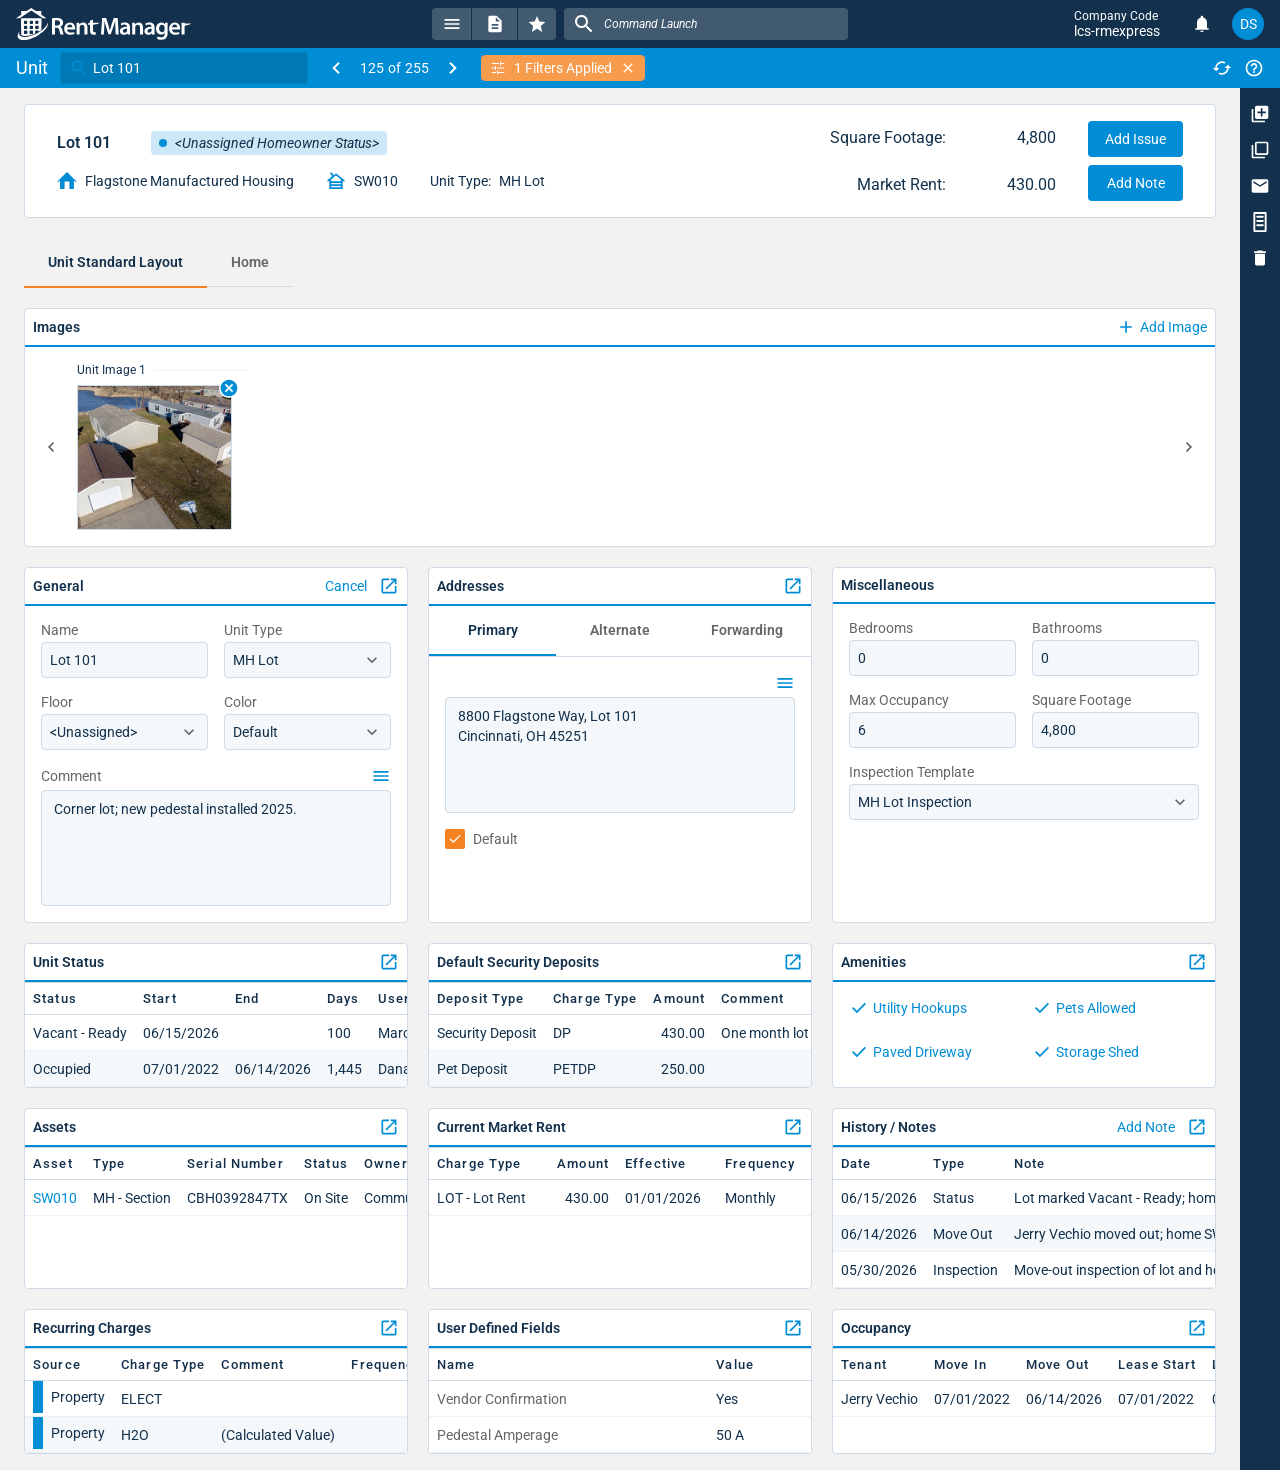
<file: index.html>
<!doctype html>
<html lang="en">
<head>
<meta charset="utf-8">
<meta name="viewport" content="width=device-width, initial-scale=1">
<meta name="rmx-skill" content="4.2.0">
<meta name="rmx-tokens" content="6144b103c405">
<title>Home updates — Rent Manager Express</title>
<!-- Favicon: RM house logo, full colour (RMX Components "Brand Logo, Full Color, House Logo", assets/loading-spinner-logo.svg) -->
<link rel="icon" type="image/svg+xml" href="[data-uri]">
<link href="https://fonts.googleapis.com/css2?family=Roboto:ital,wght@0,400;0,500;0,600;1,400;1,500;1,600&display=swap" rel="stylesheet">
<link rel="stylesheet" href="assets/tokens.css">
<link rel="stylesheet" href="assets/type.css">
<link rel="stylesheet" href="assets/rmx.css">
<link rel="stylesheet" href="assets/proto.css">
<link rel="stylesheet" href="assets/responsive.css">
</head>
<body class="rmx">

<!-- The prototype starts on Unit detail (Izabella, 2026-09-24): this page only forwards there.
     The link is read from the anchor so it survives bundle.mjs, which rewrites screens/ hrefs. -->
<div class="rmx-index">
  <p class="rmx-text">Opening <a class="rmx-text rmx-text--link" id="start" href="screens/unit-detail.html">Unit detail</a>…</p>
</div>
<script>location.replace(document.getElementById('start').href);</script>

</body>
</html>
</file>
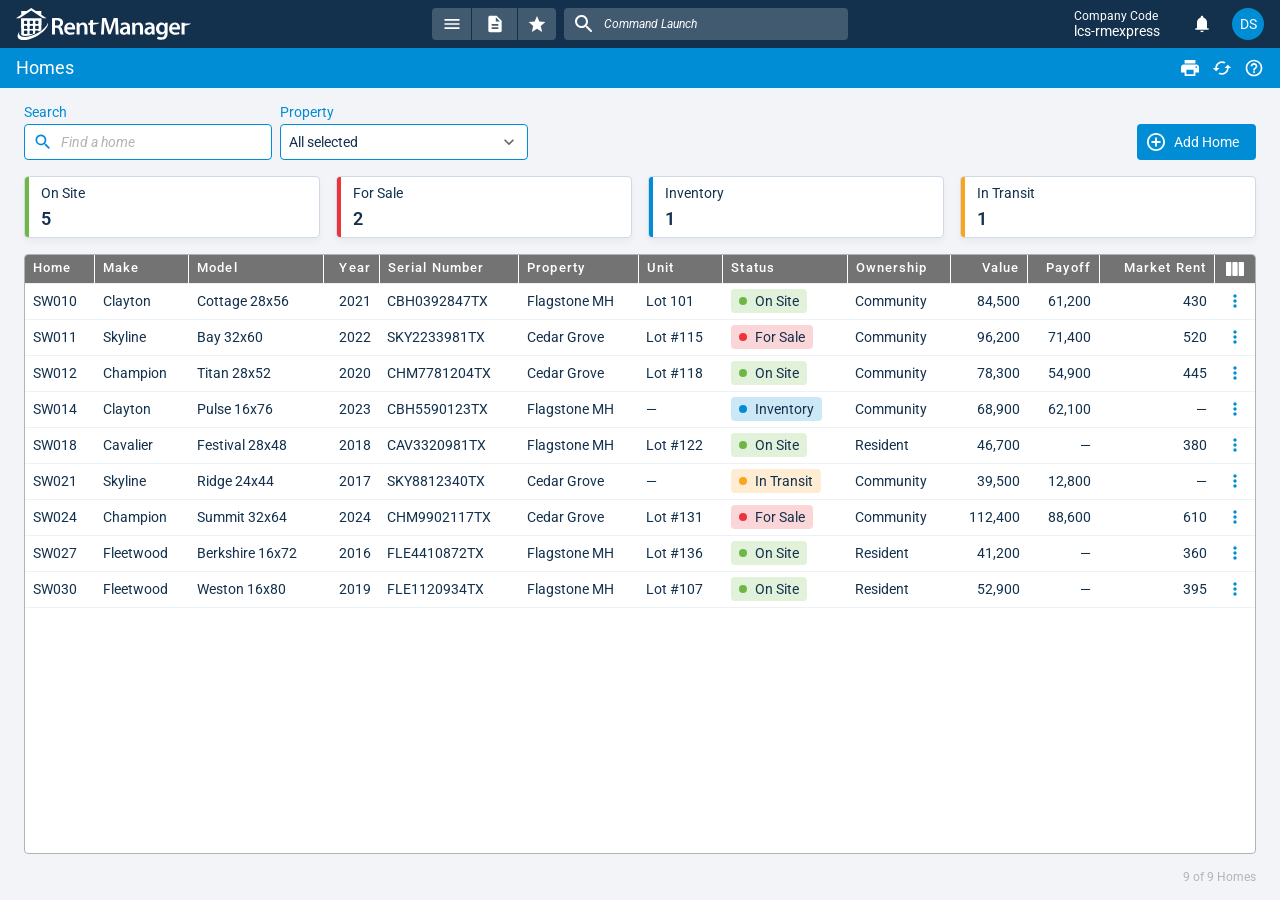
<file: screens/home-register.html>
<!doctype html>
<html lang="en">
<head>
<meta charset="utf-8">
<meta name="viewport" content="width=device-width, initial-scale=1">
<meta name="rmx-skill" content="4.2.0">
<meta name="rmx-tokens" content="6144b103c405">
<title>Homes — Rent Manager Express</title>
<!-- Favicon: RM house logo, full colour (RMX Components "Brand Logo, Full Color, House Logo", assets/loading-spinner-logo.svg) -->
<link rel="icon" type="image/svg+xml" href="[data-uri]">
<link href="https://fonts.googleapis.com/css2?family=Roboto:ital,wght@0,400;0,500;0,600;1,400;1,500;1,600&display=swap" rel="stylesheet">
<link rel="stylesheet" href="../assets/tokens.css">
<link rel="stylesheet" href="../assets/type.css">
<link rel="stylesheet" href="../assets/rmx.css">
<link rel="stylesheet" href="../assets/proto.css">
<link rel="stylesheet" href="../assets/responsive.css">
<link rel="stylesheet" href="../assets/megamenu.css">
<link rel="stylesheet" href="../assets/home.css">
</head>
<body class="rmx">
<!-- RMX_ICONS:START - injected from assets/icons.svg, regenerated by check.mjs --fix -->
<svg xmlns="http://www.w3.org/2000/svg" style="display:none">
<!-- RMX icon core — GENERATED FROM THE LIVE LIBRARY. DO NOT EDIT BY HAND.
     Real geometry from RMX Iconography, plus the Rent Manager logo from the
     app bar (node 9671:2926). Source of truth: data/icons-core.json. -->
<symbol id="keyboard-arrow-up" viewBox="0 0 20 20" fill="currentColor"><path d="M13.825 12.8417L10 9.02502L6.175 12.8417L5 11.6667L10 6.66669L15 11.6667L13.825 12.8417Z"/></symbol>
<symbol id="keyboard-arrow-down" viewBox="0 0 20 20" fill="currentColor"><path d="M6.175 7.15833L10 10.975L13.825 7.15833L15 8.33333L10 13.3333L5 8.33333L6.175 7.15833Z"/></symbol>
<symbol id="chevron-left" viewBox="0 0 20 20" fill="currentColor"><path d="M13.0875 6.175L11.9125 5L6.91248 10L11.9125 15L13.0875 13.825L9.27081 10L13.0875 6.175Z"/></symbol>
<symbol id="chevron-right" viewBox="0 0 20 20" fill="currentColor"><path d="M8.08748 5L6.91248 6.175L10.7291 10L6.91248 13.825L8.08748 15L13.0875 10L8.08748 5Z"/></symbol>
<symbol id="keyboard-double-arrow-left" viewBox="0 0 20 20" fill="currentColor"><path d="M14.6584 15L15.8334 13.825L12.0167 10L15.8334 6.175L14.6584 5L9.65835 10L14.6584 15Z"/><path d="M9.16669 15L10.3417 13.825L6.52502 10L10.3417 6.175L9.16669 5L4.16669 10L9.16669 15Z"/></symbol>
<symbol id="keyboard-double-arrow-right" viewBox="0 0 20 20" fill="currentColor"><path d="M7.97919 10L4.16669 6.16667L5.33335 5L10.3334 10L5.33335 15L4.16669 13.8333L7.97919 10ZM13.4792 10L9.66669 6.16667L10.8334 5L15.8334 10L10.8334 15L9.66669 13.8333L13.4792 10Z"/></symbol>
<symbol id="arrow-drop-up" viewBox="0 0 20 20" fill="currentColor"><path d="M5.83331 12.0834L9.99998 7.91669L14.1666 12.0834H5.83331Z"/></symbol>
<symbol id="arrow-drop-down" viewBox="0 0 20 20" fill="currentColor"><path d="M5.83334 7.91669L10 12.0834L14.1667 7.91669H5.83334Z"/></symbol>
<symbol id="arrow-back" viewBox="0 0 20 20" fill="currentColor"><path d="M6.52084 10.8333L11.1875 15.5L10 16.6666L3.33334 9.99998L10 3.33331L11.1875 4.49998L6.52084 9.16665H16.6667V10.8333H6.52084Z"/></symbol>
<symbol id="arrow-forward" viewBox="0 0 20 20" fill="currentColor"><path d="M13.4792 10.8333H3.33334V9.16665H13.4792L8.81251 4.49998L10 3.33331L16.6667 9.99998L10 16.6666L8.81251 15.5L13.4792 10.8333Z"/></symbol>
<symbol id="arrow-upward" viewBox="0 0 20 20" fill="currentColor"><path d="M9.1669 16.665V6.52173L4.5014 11.1872L3.33502 10L10 3.33502L16.665 10L15.4986 11.1872L10.8331 6.52173V16.665H9.1669Z"/></symbol>
<symbol id="arrow-downward" viewBox="0 0 20 20" fill="currentColor"><path d="M9.16687 3.33502V13.4783L4.50137 8.81282L3.33499 10L9.99999 16.665L16.665 10L15.4986 8.81282L10.8331 13.4783V3.33502H9.16687Z"/></symbol>
<symbol id="first-page" viewBox="0 0 20 20" fill="currentColor"><path d="M15.1708 13.825L11.3458 10L15.1708 6.175L13.9958 5L8.99583 10L13.9958 15L15.1708 13.825ZM4.82916 5H6.49583V15H4.82916V5Z"/></symbol>
<symbol id="last-page" viewBox="0 0 20 20" fill="currentColor"><path d="M4.82916 6.175L8.65416 10L4.82916 13.825L6.00416 15L11.0042 10L6.00416 5L4.82916 6.175ZM13.5042 5H15.1708V15H13.5042V5Z"/></symbol>
<symbol id="info" viewBox="0 0 20 20" fill="currentColor"><path d="M9.16669 5.83335H10.8334V7.50002H9.16669V5.83335ZM9.16669 9.16669H10.8334V14.1667H9.16669V9.16669ZM10 1.66669C5.40002 1.66669 1.66669 5.40002 1.66669 10C1.66669 14.6 5.40002 18.3334 10 18.3334C14.6 18.3334 18.3334 14.6 18.3334 10C18.3334 5.40002 14.6 1.66669 10 1.66669ZM10 16.6667C6.32502 16.6667 3.33335 13.675 3.33335 10C3.33335 6.32502 6.32502 3.33335 10 3.33335C13.675 3.33335 16.6667 6.32502 16.6667 10C16.6667 13.675 13.675 16.6667 10 16.6667Z"/></symbol>
<symbol id="info-filled" viewBox="0 0 20 20" fill="currentColor"><path d="M9.16669 14.1667H10.8334V9.16669H9.16669V14.1667ZM10 7.50002C10.2361 7.50002 10.434 7.42016 10.5938 7.26044C10.7535 7.10071 10.8334 6.9028 10.8334 6.66669C10.8334 6.43058 10.7535 6.23266 10.5938 6.07294C10.434 5.91321 10.2361 5.83335 10 5.83335C9.76391 5.83335 9.56599 5.91321 9.40627 6.07294C9.24655 6.23266 9.16669 6.43058 9.16669 6.66669C9.16669 6.9028 9.24655 7.10071 9.40627 7.26044C9.56599 7.42016 9.76391 7.50002 10 7.50002ZM10 18.3334C8.84724 18.3334 7.76391 18.1146 6.75002 17.6771C5.73613 17.2396 4.85419 16.6459 4.10419 15.8959C3.35419 15.1459 2.76044 14.2639 2.32294 13.25C1.88544 12.2361 1.66669 11.1528 1.66669 10C1.66669 8.84724 1.88544 7.76391 2.32294 6.75002C2.76044 5.73613 3.35419 4.85419 4.10419 4.10419C4.85419 3.35419 5.73613 2.76044 6.75002 2.32294C7.76391 1.88544 8.84724 1.66669 10 1.66669C11.1528 1.66669 12.2361 1.88544 13.25 2.32294C14.2639 2.76044 15.1459 3.35419 15.8959 4.10419C16.6459 4.85419 17.2396 5.73613 17.6771 6.75002C18.1146 7.76391 18.3334 8.84724 18.3334 10C18.3334 11.1528 18.1146 12.2361 17.6771 13.25C17.2396 14.2639 16.6459 15.1459 15.8959 15.8959C15.1459 16.6459 14.2639 17.2396 13.25 17.6771C12.2361 18.1146 11.1528 18.3334 10 18.3334Z"/></symbol>
<symbol id="error" viewBox="0 0 20 20" fill="currentColor"><path d="M9.16669 12.5H10.8334V14.1667H9.16669V12.5ZM9.16669 5.83335H10.8334V10.8334H9.16669V5.83335ZM9.99169 1.66669C5.39169 1.66669 1.66669 5.40002 1.66669 10C1.66669 14.6 5.39169 18.3334 9.99169 18.3334C14.6 18.3334 18.3334 14.6 18.3334 10C18.3334 5.40002 14.6 1.66669 9.99169 1.66669ZM10 16.6667C6.31669 16.6667 3.33335 13.6834 3.33335 10C3.33335 6.31669 6.31669 3.33335 10 3.33335C13.6834 3.33335 16.6667 6.31669 16.6667 10C16.6667 13.6834 13.6834 16.6667 10 16.6667Z"/></symbol>
<symbol id="error-filled" viewBox="0 0 20 20" fill="currentColor"><path d="M10 14.1667C10.2361 14.1667 10.434 14.0868 10.5938 13.9271C10.7535 13.7674 10.8334 13.5695 10.8334 13.3334C10.8334 13.0972 10.7535 12.8993 10.5938 12.7396C10.434 12.5799 10.2361 12.5 10 12.5C9.76391 12.5 9.56599 12.5799 9.40627 12.7396C9.24655 12.8993 9.16669 13.0972 9.16669 13.3334C9.16669 13.5695 9.24655 13.7674 9.40627 13.9271C9.56599 14.0868 9.76391 14.1667 10 14.1667ZM9.16669 10.8334H10.8334V5.83335H9.16669V10.8334ZM10 18.3334C8.84724 18.3334 7.76391 18.1146 6.75002 17.6771C5.73613 17.2396 4.85419 16.6459 4.10419 15.8959C3.35419 15.1459 2.76044 14.2639 2.32294 13.25C1.88544 12.2361 1.66669 11.1528 1.66669 10C1.66669 8.84724 1.88544 7.76391 2.32294 6.75002C2.76044 5.73613 3.35419 4.85419 4.10419 4.10419C4.85419 3.35419 5.73613 2.76044 6.75002 2.32294C7.76391 1.88544 8.84724 1.66669 10 1.66669C11.1528 1.66669 12.2361 1.88544 13.25 2.32294C14.2639 2.76044 15.1459 3.35419 15.8959 4.10419C16.6459 4.85419 17.2396 5.73613 17.6771 6.75002C18.1146 7.76391 18.3334 8.84724 18.3334 10C18.3334 11.1528 18.1146 12.2361 17.6771 13.25C17.2396 14.2639 16.6459 15.1459 15.8959 15.8959C15.1459 16.6459 14.2639 17.2396 13.25 17.6771C12.2361 18.1146 11.1528 18.3334 10 18.3334Z"/></symbol>
<symbol id="warning" viewBox="0 0 20 20" fill="currentColor"><path d="M9.99998 5.40831L16.275 16.25H3.72498L9.99998 5.40831ZM9.99998 2.08331L0.833313 17.9166H19.1666L9.99998 2.08331ZM10.8333 13.75H9.16665V15.4166H10.8333V13.75ZM10.8333 8.74998H9.16665V12.0833H10.8333V8.74998Z"/></symbol>
<symbol id="warning-filled" viewBox="0 0 20 20" fill="currentColor"><path d="M0.833313 17.5L9.99998 1.66669L19.1666 17.5H0.833313ZM9.99998 15C10.2361 15 10.434 14.9202 10.5937 14.7604C10.7535 14.6007 10.8333 14.4028 10.8333 14.1667C10.8333 13.9306 10.7535 13.7327 10.5937 13.5729C10.434 13.4132 10.2361 13.3334 9.99998 13.3334C9.76387 13.3334 9.56595 13.4132 9.40623 13.5729C9.24651 13.7327 9.16665 13.9306 9.16665 14.1667C9.16665 14.4028 9.24651 14.6007 9.40623 14.7604C9.56595 14.9202 9.76387 15 9.99998 15ZM9.16665 12.5H10.8333V8.33335H9.16665V12.5Z"/></symbol>
<symbol id="help" viewBox="0 0 20 20" fill="currentColor"><path d="M9.16669 15H10.8334V13.3334H9.16669V15ZM10 1.66669C5.40002 1.66669 1.66669 5.40002 1.66669 10C1.66669 14.6 5.40002 18.3334 10 18.3334C14.6 18.3334 18.3334 14.6 18.3334 10C18.3334 5.40002 14.6 1.66669 10 1.66669ZM10 16.6667C6.32502 16.6667 3.33335 13.675 3.33335 10C3.33335 6.32502 6.32502 3.33335 10 3.33335C13.675 3.33335 16.6667 6.32502 16.6667 10C16.6667 13.675 13.675 16.6667 10 16.6667ZM10 5.00002C8.15835 5.00002 6.66669 6.49169 6.66669 8.33335H8.33335C8.33335 7.41669 9.08335 6.66669 10 6.66669C10.9167 6.66669 11.6667 7.41669 11.6667 8.33335C11.6667 10 9.16669 9.79169 9.16669 12.5H10.8334C10.8334 10.625 13.3334 10.4167 13.3334 8.33335C13.3334 6.49169 11.8417 5.00002 10 5.00002Z"/></symbol>
<symbol id="notifications" viewBox="0 0 20 20" fill="currentColor"><path d="M3.33334 15.8334V14.1667H5.00001V8.33335C5.00001 7.18058 5.34723 6.15627 6.04168 5.26044C6.73612 4.3646 7.6389 3.7778 8.75001 3.50002V2.91669C8.75001 2.56946 8.87154 2.27433 9.11459 2.03127C9.35765 1.78821 9.65279 1.66669 10 1.66669C10.3472 1.66669 10.6424 1.78821 10.8854 2.03127C11.1285 2.27433 11.25 2.56946 11.25 2.91669V3.50002C12.3611 3.7778 13.2639 4.3646 13.9583 5.26044C14.6528 6.15627 15 7.18058 15 8.33335V14.1667H16.6667V15.8334H3.33334ZM10 18.3334C9.54168 18.3334 9.14932 18.1702 8.82293 17.8438C8.49654 17.5174 8.33334 17.125 8.33334 16.6667H11.6667C11.6667 17.125 11.5035 17.5174 11.1771 17.8438C10.8507 18.1702 10.4583 18.3334 10 18.3334Z"/></symbol>
<symbol id="call" viewBox="0 0 20 20" fill="currentColor"><path d="M5.21778 8.92445C6.49778 11.44 8.56001 13.4933 11.0756 14.7822L13.0311 12.8267C13.2711 12.5867 13.6267 12.5067 13.9378 12.6133C14.9334 12.9422 16.0089 13.12 17.1111 13.12C17.6 13.12 18 13.52 18 14.0089V17.1111C18 17.6 17.6 18 17.1111 18C8.76445 18 2 11.2356 2 2.88889C2 2.4 2.4 2 2.88889 2H6.00001C6.4889 2 6.8889 2.4 6.8889 2.88889C6.8889 4 7.06667 5.06667 7.39556 6.06223C7.49334 6.37334 7.42223 6.72001 7.17334 6.9689L5.21778 8.92445Z"/></symbol>
<symbol id="mail" viewBox="0 0 20 20" fill="currentColor"><path d="M16.6667 3.33331H3.33335C2.41669 3.33331 1.67502 4.08331 1.67502 4.99998L1.66669 15C1.66669 15.9166 2.41669 16.6666 3.33335 16.6666H16.6667C17.5834 16.6666 18.3334 15.9166 18.3334 15V4.99998C18.3334 4.08331 17.5834 3.33331 16.6667 3.33331ZM16.6667 6.66665L10 10.8333L3.33335 6.66665V4.99998L10 9.16665L16.6667 4.99998V6.66665Z"/></symbol>
<symbol id="send" viewBox="0 0 20 20" fill="currentColor"><path d="M3.05937 17L17.601 10.7667C18.276 10.475 18.276 9.52499 17.601 9.23333L3.05937 2.99999C2.50937 2.75833 1.90103 3.16666 1.90103 3.75833L1.8927 7.59999C1.8927 8.01666 2.20103 8.37499 2.6177 8.42499L14.3927 9.99999L2.6177 11.5667C2.20103 11.625 1.8927 11.9833 1.8927 12.4L1.90103 16.2417C1.90103 16.8333 2.50937 17.2417 3.05937 17Z"/></symbol>
<symbol id="add" viewBox="0 0 20 20" fill="currentColor"><path d="M15.8334 10.8333H10.8334V15.8333H9.16669V10.8333H4.16669V9.16666H9.16669V4.16666H10.8334V9.16666H15.8334V10.8333Z"/></symbol>
<symbol id="remove" viewBox="0 0 20 20" fill="currentColor"><path d="M4.16669 10.8333V9.16666H15.8334V10.8333H4.16669Z"/></symbol>
<symbol id="close" viewBox="0 0 20 20" fill="currentColor"><path d="M15.8334 5.34166L14.6584 4.16666L10 8.82499L5.34169 4.16666L4.16669 5.34166L8.82502 9.99999L4.16669 14.6583L5.34169 15.8333L10 11.175L14.6584 15.8333L15.8334 14.6583L11.175 9.99999L15.8334 5.34166Z"/></symbol>
<symbol id="check" viewBox="0 0 20 20" fill="currentColor"><path d="M7.90168 15.1494L3.01996 10.2676L4.24039 9.04721L7.90168 12.7085L15.7595 4.85065L16.98 6.07108L7.90168 15.1494Z"/></symbol>
<symbol id="check-circle" viewBox="0 0 20 20" fill="currentColor"><path d="M10 1.66666C5.40002 1.66666 1.66669 5.39999 1.66669 9.99999C1.66669 14.6 5.40002 18.3333 10 18.3333C14.6 18.3333 18.3334 14.6 18.3334 9.99999C18.3334 5.39999 14.6 1.66666 10 1.66666ZM10 16.6667C6.32502 16.6667 3.33335 13.675 3.33335 9.99999C3.33335 6.32499 6.32502 3.33332 10 3.33332C13.675 3.33332 16.6667 6.32499 16.6667 9.99999C16.6667 13.675 13.675 16.6667 10 16.6667ZM13.825 6.31666L8.33335 11.8083L6.17502 9.65832L5.00002 10.8333L8.33335 14.1667L15 7.49999L13.825 6.31666Z"/></symbol>
<symbol id="check-circle-filled" viewBox="0 0 20 20" fill="currentColor"><path d="M10 1.66666C5.40002 1.66666 1.66669 5.39999 1.66669 9.99999C1.66669 14.6 5.40002 18.3333 10 18.3333C14.6 18.3333 18.3334 14.6 18.3334 9.99999C18.3334 5.39999 14.6 1.66666 10 1.66666ZM8.33335 14.1667L4.16669 9.99999L5.34169 8.82499L8.33335 11.8083L14.6584 5.48332L15.8334 6.66666L8.33335 14.1667Z"/></symbol>
<symbol id="add-circle" viewBox="0 0 20 20" fill="currentColor"><path d="M10.9 5.5H9.1V9.1H5.5V10.9H9.1V14.5H10.9V10.9H14.5V9.1H10.9V5.5ZM10 1C5.032 1 1 5.032 1 10C1 14.968 5.032 19 10 19C14.968 19 19 14.968 19 10C19 5.032 14.968 1 10 1ZM10 17.2C6.031 17.2 2.8 13.969 2.8 10C2.8 6.031 6.031 2.8 10 2.8C13.969 2.8 17.2 6.031 17.2 10C17.2 13.969 13.969 17.2 10 17.2Z"/></symbol>
<symbol id="edit" viewBox="0 0 20 20" fill="currentColor"><path d="M2.49896 17.501H5.62396L14.8406 8.28438L11.7156 5.15938L2.49896 14.376V17.501ZM4.16563 15.0677L11.7156 7.51771L12.4823 8.28438L4.9323 15.8344H4.16563V15.0677Z"/><path d="M15.3073 2.74271C14.9823 2.41771 14.4573 2.41771 14.1323 2.74271L12.6073 4.26771L15.7323 7.39271L17.2573 5.86771C17.5823 5.54271 17.5823 5.01771 17.2573 4.69271L15.3073 2.74271Z"/></symbol>
<symbol id="edit-filled" viewBox="0 0 20 20" fill="currentColor"><path d="M2.49896 14.376V17.501H5.62396L14.8406 8.28438L11.7156 5.15938L2.49896 14.376Z"/><path d="M17.2573 4.69271L15.3073 2.74271C14.9823 2.41771 14.4573 2.41771 14.1323 2.74271L12.6073 4.26771L15.7323 7.39271L17.2573 5.86771C17.5823 5.54271 17.5823 5.01771 17.2573 4.69271Z"/></symbol>
<symbol id="delete-filled" viewBox="0 0 20 20" fill="currentColor"><path d="M4.99999 15.8333C4.99999 16.75 5.74999 17.5 6.66666 17.5H13.3333C14.25 17.5 15 16.75 15 15.8333V5.83333H4.99999V15.8333ZM15.8333 3.33333H12.9167L12.0833 2.5H7.91666L7.08332 3.33333H4.16666V5H15.8333V3.33333Z"/></symbol>
<symbol id="menu" viewBox="0 0 20 20" fill="currentColor"><path d="M2.5 15H17.5V13.3333H2.5V15ZM2.5 10.8333H17.5V9.16667H2.5V10.8333ZM2.5 5V6.66667H17.5V5H2.5Z"/></symbol>
<symbol id="search" viewBox="0 0 20 20" fill="currentColor"><path d="M12.9167 11.6667H12.2583L12.025 11.4417C13.025 10.275 13.5417 8.68334 13.2583 6.99167C12.8667 4.675 10.9333 2.825 8.59999 2.54167C5.07499 2.10834 2.10832 5.075 2.54165 8.6C2.82499 10.9333 4.67499 12.8667 6.99165 13.2583C8.68332 13.5417 10.275 13.025 11.4417 12.025L11.6667 12.2583V12.9167L15.2083 16.4583C15.55 16.8 16.1083 16.8 16.45 16.4583C16.7917 16.1167 16.7917 15.5583 16.45 15.2167L12.9167 11.6667ZM7.91665 11.6667C5.84165 11.6667 4.16665 9.99167 4.16665 7.91667C4.16665 5.84167 5.84165 4.16667 7.91665 4.16667C9.99165 4.16667 11.6667 5.84167 11.6667 7.91667C11.6667 9.99167 9.99165 11.6667 7.91665 11.6667Z"/></symbol>
<symbol id="grade" viewBox="0 0 20 20" fill="currentColor"><path d="M10 14.8083L15.15 17.9167L13.7833 12.0583L18.3333 8.11667L12.3417 7.60834L10 2.08334L7.65834 7.60834L1.66667 8.11667L6.21667 12.0583L4.85001 17.9167L10 14.8083Z"/></symbol>
<symbol id="reports" viewBox="0 0 20 20" fill="currentColor"><path d="M12.8125 5.67188H7.18752C6.67002 5.67188 6.25002 5.25188 6.25002 4.73438C6.25002 4.21688 6.67002 3.79688 7.18752 3.79688H12.8125C13.33 3.79688 13.75 4.21688 13.75 4.73438C13.75 5.25188 13.33 5.67188 12.8125 5.67188ZM12.8125 9.90563H7.18752C6.67002 9.90563 6.25002 9.48563 6.25002 8.96813C6.25002 8.45063 6.67002 8.03063 7.18752 8.03063H12.8125C13.33 8.03063 13.75 8.45063 13.75 8.96813C13.75 9.48563 13.33 9.90563 12.8125 9.90563ZM12.8125 14.1406H7.18752C6.67002 14.1406 6.25002 13.7206 6.25002 13.2031C6.25002 12.6856 6.67002 12.2656 7.18752 12.2656H12.8125C13.33 12.2656 13.75 12.6856 13.75 13.2031C13.75 13.7206 13.33 14.1406 12.8125 14.1406ZM15.6625 20H4.33752C3.82002 20 3.40002 19.58 3.40002 19.0625V0.990631C3.40002 0.473131 3.82002 0.0531311 4.33752 0.0531311H15.6625C16.18 0.0531311 16.6 0.473131 16.6 0.990631V19.0625C16.6 19.58 16.18 20 15.6625 20ZM5.28065 18.125H14.7181V1.93438H5.28065V18.125Z"/></symbol>
<symbol id="description" viewBox="0 0 20 20" fill="currentColor"><path d="M6.66665 15H13.3333V13.3333H6.66665V15ZM6.66665 11.6667H13.3333V9.99999H6.66665V11.6667ZM4.99998 18.3333C4.54165 18.3333 4.14929 18.1701 3.8229 17.8437C3.49651 17.5174 3.33331 17.125 3.33331 16.6667V3.33332C3.33331 2.87499 3.49651 2.48263 3.8229 2.15624C4.14929 1.82985 4.54165 1.66666 4.99998 1.66666H11.6666L16.6666 6.66666V16.6667C16.6666 17.125 16.5035 17.5174 16.1771 17.8437C15.8507 18.1701 15.4583 18.3333 15 18.3333H4.99998ZM10.8333 7.49999H15L10.8333 3.33332V7.49999Z"/></symbol>
<symbol id="print" viewBox="0 0 20 20" fill="currentColor"><path d="M16.3 6.44444H3.7C2.206 6.44444 1 7.63556 1 9.11111V14.4444H4.6V18H15.4V14.4444H19V9.11111C19 7.63556 17.794 6.44444 16.3 6.44444ZM13.6 16.2222H6.4V11.7778H13.6V16.2222ZM16.3 10C15.805 10 15.4 9.6 15.4 9.11111C15.4 8.62222 15.805 8.22222 16.3 8.22222C16.795 8.22222 17.2 8.62222 17.2 9.11111C17.2 9.6 16.795 10 16.3 10ZM15.4 2H4.6V5.55556H15.4V2Z"/></symbol>
<symbol id="refresh" viewBox="0 0 20 20" fill="currentColor"><path d="M14.7042 5.29168C13.4958 4.08334 11.8375 3.33334 9.99583 3.33334C6.3125 3.33334 3.3375 6.31668 3.3375 10C3.3375 13.6833 6.3125 16.6667 9.99583 16.6667C13.1042 16.6667 15.6958 14.5417 16.4375 11.6667H14.7042C14.0208 13.6083 12.1708 15 9.99583 15C7.2375 15 4.99583 12.7583 4.99583 10C4.99583 7.24168 7.2375 5.00001 9.99583 5.00001C11.3792 5.00001 12.6125 5.57501 13.5125 6.48334L10.8292 9.16668H16.6625V3.33334L14.7042 5.29168Z"/></symbol>
<symbol id="settings" viewBox="0 0 20 20" fill="currentColor"><path d="M15.95 10.7833C15.9833 10.5333 16 10.275 16 10C16 9.73333 15.9833 9.46667 15.9417 9.21667L17.6333 7.9C17.7833 7.78333 17.825 7.55833 17.7333 7.39167L16.1333 4.625C16.0333 4.44167 15.825 4.38333 15.6417 4.44167L13.65 5.24167C13.2333 4.925 12.7917 4.65833 12.3 4.45833L12 2.34167C11.9667 2.14167 11.8 2 11.6 2H8.39999C8.19999 2 8.04166 2.14167 8.00832 2.34167L7.70832 4.45833C7.21666 4.65833 6.76666 4.93333 6.35832 5.24167L4.36666 4.44167C4.18332 4.375 3.97499 4.44167 3.87499 4.625L2.28332 7.39167C2.18332 7.56667 2.21666 7.78333 2.38332 7.9L4.07499 9.21667C4.03332 9.46667 3.99999 9.74167 3.99999 10C3.99999 10.2583 4.01666 10.5333 4.05832 10.7833L2.36666 12.1C2.21666 12.2167 2.17499 12.4417 2.26666 12.6083L3.86666 15.375C3.96666 15.5583 4.17499 15.6167 4.35832 15.5583L6.34999 14.7583C6.76666 15.075 7.20832 15.3417 7.69999 15.5417L7.99999 17.6583C8.04166 17.8583 8.19999 18 8.39999 18H11.6C11.8 18 11.9667 17.8583 11.9917 17.6583L12.2917 15.5417C12.7833 15.3417 13.2333 15.075 13.6417 14.7583L15.6333 15.5583C15.8167 15.625 16.025 15.5583 16.125 15.375L17.725 12.6083C17.825 12.425 17.7833 12.2167 17.625 12.1L15.95 10.7833ZM9.99999 13C8.34999 13 6.99999 11.65 6.99999 10C6.99999 8.35 8.34999 7 9.99999 7C11.65 7 13 8.35 13 10C13 11.65 11.65 13 9.99999 13Z"/></symbol>
<symbol id="more-vert" viewBox="0 0 20 20" fill="currentColor"><path d="M9.99998 6.66668C10.9166 6.66668 11.6666 5.91668 11.6666 5.00001C11.6666 4.08334 10.9166 3.33334 9.99998 3.33334C9.08331 3.33334 8.33331 4.08334 8.33331 5.00001C8.33331 5.91668 9.08331 6.66668 9.99998 6.66668ZM9.99998 8.33334C9.08331 8.33334 8.33331 9.08334 8.33331 10C8.33331 10.9167 9.08331 11.6667 9.99998 11.6667C10.9166 11.6667 11.6666 10.9167 11.6666 10C11.6666 9.08334 10.9166 8.33334 9.99998 8.33334ZM9.99998 13.3333C9.08331 13.3333 8.33331 14.0833 8.33331 15C8.33331 15.9167 9.08331 16.6667 9.99998 16.6667C10.9166 16.6667 11.6666 15.9167 11.6666 15C11.6666 14.0833 10.9166 13.3333 9.99998 13.3333Z"/></symbol>
<symbol id="tune" viewBox="0 0 20 20" fill="currentColor"><path d="M8.82222 18V13H10.1556V14.8444H18V16.1778H10.1556V18H8.82222ZM2 16.1778V14.8444H7.48889V16.1778H2ZM6.15556 12.4889V10.6667H2V9.33333H6.15556V7.46667H7.48889V12.4889H6.15556ZM8.82222 10.6667V9.33333H18V10.6667H8.82222ZM12.5111 7V2H13.8444V3.82222H18V5.15556H13.8444V7H12.5111ZM2 5.15556V3.82222H11.1778V5.15556H2Z"/></symbol>
<symbol id="visibility" viewBox="0 0 20 20" fill="currentColor"><path d="M10 13.3333C11.0417 13.3333 11.9271 12.9688 12.6563 12.2396C13.3854 11.5104 13.75 10.625 13.75 9.58334C13.75 8.54168 13.3854 7.65626 12.6563 6.92709C11.9271 6.19793 11.0417 5.83334 10 5.83334C8.95834 5.83334 8.07293 6.19793 7.34376 6.92709C6.61459 7.65626 6.25001 8.54168 6.25001 9.58334C6.25001 10.625 6.61459 11.5104 7.34376 12.2396C8.07293 12.9688 8.95834 13.3333 10 13.3333ZM10 11.8333C9.37501 11.8333 8.84376 11.6146 8.40626 11.1771C7.96876 10.7396 7.75001 10.2083 7.75001 9.58334C7.75001 8.95834 7.96876 8.42709 8.40626 7.98959C8.84376 7.55209 9.37501 7.33334 10 7.33334C10.625 7.33334 11.1563 7.55209 11.5938 7.98959C12.0313 8.42709 12.25 8.95834 12.25 9.58334C12.25 10.2083 12.0313 10.7396 11.5938 11.1771C11.1563 11.6146 10.625 11.8333 10 11.8333ZM10 15.8333C7.97223 15.8333 6.12501 15.2674 4.45834 14.1354C2.79168 13.0035 1.58334 11.4861 0.833344 9.58334C1.58334 7.68057 2.79168 6.1632 4.45834 5.03126C6.12501 3.89932 7.97223 3.33334 10 3.33334C12.0278 3.33334 13.875 3.89932 15.5417 5.03126C17.2083 6.1632 18.4167 7.68057 19.1667 9.58334C18.4167 11.4861 17.2083 13.0035 15.5417 14.1354C13.875 15.2674 12.0278 15.8333 10 15.8333Z"/></symbol>
<symbol id="folder" viewBox="0 0 20 20" fill="currentColor"><path d="M3.5 16C3.09722 16 2.74653 15.8507 2.44792 15.5521C2.14931 15.2535 2 14.9028 2 14.5V5.5C2 5.0875 2.14931 4.73438 2.44792 4.44063C2.74653 4.14688 3.09722 4 3.5 4H8L10 6H16.5C16.9125 6 17.2656 6.14688 17.5594 6.44063C17.8531 6.73438 18 7.0875 18 7.5V14.5C18 14.9028 17.8531 15.2535 17.5594 15.5521C17.2656 15.8507 16.9125 16 16.5 16H3.5ZM3.5 14.5H16.5V7.5H9.375L7.375 5.5H3.5V14.5Z"/></symbol>
<symbol id="download" viewBox="0 0 20 20" fill="currentColor"><path d="M15.8333 10V15.8333H4.16667V10H2.5V15.8333C2.5 16.75 3.25 17.5 4.16667 17.5H15.8333C16.75 17.5 17.5 16.75 17.5 15.8333V10H15.8333ZM10.8333 10.5583L12.9917 8.40833L14.1667 9.58333L10 13.75L5.83333 9.58333L7.00833 8.40833L9.16667 10.5583V2.5H10.8333V10.5583Z"/></symbol>
<symbol id="list" viewBox="0 0 20 20" fill="currentColor"><path d="M2.5 10.8333H4.16667V9.16668H2.5V10.8333ZM2.5 14.1667H4.16667V12.5H2.5V14.1667ZM2.5 7.50001H4.16667V5.83334H2.5V7.50001ZM5.83333 10.8333H17.5V9.16668H5.83333V10.8333ZM5.83333 14.1667H17.5V12.5H5.83333V14.1667ZM5.83333 5.83334V7.50001H17.5V5.83334H5.83333Z"/></symbol>
<symbol id="autorenew" viewBox="0 0 20 20" fill="currentColor"><path d="M15.8333 6.66668L12.5 10H15C15 12.7583 12.7583 15 9.99998 15C9.15831 15 8.35831 14.7917 7.66665 14.4167L6.44998 15.6333C7.47498 16.2833 8.69165 16.6667 9.99998 16.6667C13.6833 16.6667 16.6666 13.6833 16.6666 10H19.1666L15.8333 6.66668ZM4.99998 10C4.99998 7.24168 7.24165 5.00001 9.99998 5.00001C10.8416 5.00001 11.6416 5.20834 12.3333 5.58334L13.55 4.36668C12.525 3.71668 11.3083 3.33334 9.99998 3.33334C6.31665 3.33334 3.33331 6.31668 3.33331 10H0.833313L4.16665 13.3333L7.49998 10H4.99998Z"/></symbol>
<symbol id="more-horiz" viewBox="0 0 20 20" fill="currentColor"><path d="M4.99999 8.33334C4.08333 8.33334 3.33333 9.08334 3.33333 10C3.33333 10.9167 4.08333 11.6667 4.99999 11.6667C5.91666 11.6667 6.66666 10.9167 6.66666 10C6.66666 9.08334 5.91666 8.33334 4.99999 8.33334ZM15 8.33334C14.0833 8.33334 13.3333 9.08334 13.3333 10C13.3333 10.9167 14.0833 11.6667 15 11.6667C15.9167 11.6667 16.6667 10.9167 16.6667 10C16.6667 9.08334 15.9167 8.33334 15 8.33334ZM9.99999 8.33334C9.08333 8.33334 8.33333 9.08334 8.33333 10C8.33333 10.9167 9.08333 11.6667 9.99999 11.6667C10.9167 11.6667 11.6667 10.9167 11.6667 10C11.6667 9.08334 10.9167 8.33334 9.99999 8.33334Z"/></symbol>
<symbol id="link" viewBox="0 0 20 20" fill="currentColor"><path d="M3.24999 10C3.24999 8.57501 4.40832 7.41668 5.83332 7.41668H9.16666V5.83334H5.83332C3.53332 5.83334 1.66666 7.70001 1.66666 10C1.66666 12.3 3.53332 14.1667 5.83332 14.1667H9.16666V12.5833H5.83332C4.40832 12.5833 3.24999 11.425 3.24999 10ZM6.66666 10.8333H13.3333V9.16668H6.66666V10.8333ZM14.1667 5.83334H10.8333V7.41668H14.1667C15.5917 7.41668 16.75 8.57501 16.75 10C16.75 11.425 15.5917 12.5833 14.1667 12.5833H10.8333V14.1667H14.1667C16.4667 14.1667 18.3333 12.3 18.3333 10C18.3333 7.70001 16.4667 5.83334 14.1667 5.83334Z"/></symbol>
<symbol id="attach" viewBox="0 0 20 20" fill="currentColor"><path d="M13.3334 5.00001V14.5833C13.3334 16.425 11.8417 17.9167 10 17.9167C8.15835 17.9167 6.66669 16.425 6.66669 14.5833V4.16668C6.66669 3.01668 7.60002 2.08334 8.75002 2.08334C9.90002 2.08334 10.8334 3.01668 10.8334 4.16668V12.9167C10.8334 13.375 10.4584 13.75 10 13.75C9.54169 13.75 9.16669 13.375 9.16669 12.9167V5.00001H7.91669V12.9167C7.91669 14.0667 8.85002 15 10 15C11.15 15 12.0834 14.0667 12.0834 12.9167V4.16668C12.0834 2.32501 10.5917 0.833344 8.75002 0.833344C6.90835 0.833344 5.41669 2.32501 5.41669 4.16668V14.5833C5.41669 17.1167 7.46669 19.1667 10 19.1667C12.5334 19.1667 14.5834 17.1167 14.5834 14.5833V5.00001H13.3334Z"/></symbol>
<symbol id="flag-outline" viewBox="0 0 20 20" fill="currentColor"><path d="M3.07483 18.1102V1.88983H16.5918L13.8884 6.21525L16.5918 10.5407H4.69686V18.1102H3.07483ZM4.69686 8.91864H13.6631L11.9735 6.21525L13.6631 3.51187H4.69686V8.91864Z"/></symbol>
<symbol id="calendar-today" viewBox="0 0 20 20" fill="currentColor"><path d="M16.6667 2.5H15.8333V0.833336H14.1667V2.5H5.83332V0.833336H4.16666V2.5H3.33332C2.41666 2.5 1.66666 3.25 1.66666 4.16667V17.5C1.66666 18.4167 2.41666 19.1667 3.33332 19.1667H16.6667C17.5833 19.1667 18.3333 18.4167 18.3333 17.5V4.16667C18.3333 3.25 17.5833 2.5 16.6667 2.5ZM16.6667 17.5H3.33332V8.33334H16.6667V17.5ZM16.6667 6.66667H3.33332V4.16667H16.6667V6.66667Z"/></symbol>
<symbol id="schedule" viewBox="0 0 20 20" fill="currentColor"><path d="M12.75 13.9167L13.9167 12.75L10.8334 9.66666V5.83333H9.16669V10.3333L12.75 13.9167ZM10 18.3333C8.84724 18.3333 7.76391 18.1146 6.75002 17.6771C5.73613 17.2396 4.85419 16.6458 4.10419 15.8958C3.35419 15.1458 2.76044 14.2639 2.32294 13.25C1.88544 12.2361 1.66669 11.1528 1.66669 10C1.66669 8.84722 1.88544 7.76389 2.32294 6.75C2.76044 5.73611 3.35419 4.85416 4.10419 4.10416C4.85419 3.35416 5.73613 2.76041 6.75002 2.32291C7.76391 1.88541 8.84724 1.66666 10 1.66666C11.1528 1.66666 12.2361 1.88541 13.25 2.32291C14.2639 2.76041 15.1459 3.35416 15.8959 4.10416C16.6459 4.85416 17.2396 5.73611 17.6771 6.75C18.1146 7.76389 18.3334 8.84722 18.3334 10C18.3334 11.1528 18.1146 12.2361 17.6771 13.25C17.2396 14.2639 16.6459 15.1458 15.8959 15.8958C15.1459 16.6458 14.2639 17.2396 13.25 17.6771C12.2361 18.1146 11.1528 18.3333 10 18.3333ZM10 16.6667C11.8472 16.6667 13.4202 16.0174 14.7188 14.7187C16.0174 13.4201 16.6667 11.8472 16.6667 10C16.6667 8.15278 16.0174 6.57986 14.7188 5.28125C13.4202 3.98264 11.8472 3.33333 10 3.33333C8.1528 3.33333 6.57988 3.98264 5.28127 5.28125C3.98266 6.57986 3.33335 8.15278 3.33335 10C3.33335 11.8472 3.98266 13.4201 5.28127 14.7187C6.57988 16.0174 8.1528 16.6667 10 16.6667Z"/></symbol>
<symbol id="lock" viewBox="0 0 20 20" fill="currentColor"><path d="M15.3719 8.43751H15.0594V6.94313C15.0594 6.93313 15.0594 6.92126 15.0594 6.91001C15.0594 4.16938 12.8813 1.93688 10.1613 1.85001H9.84064C7.11252 1.93688 4.93376 4.16938 4.93376 6.91001C4.93376 6.92188 4.93376 6.93313 4.93376 6.94563V6.94376V8.43813H4.62126C4.13064 8.43813 3.74939 8.93501 3.74939 9.56001V17.0169C3.74939 17.6419 4.14626 18.1475 4.63689 18.1475H15.3869C15.8775 18.1475 16.2775 17.6381 16.2775 17.0169V9.56126C16.2775 8.93626 15.8775 8.43313 15.3869 8.43313L15.3719 8.43751ZM10.9969 13.2844V15.5313C10.995 15.7919 10.7863 16.0038 10.525 16.0094H9.46501C9.20314 16.0063 8.99189 15.7938 8.99002 15.5313V13.2781C8.74502 13.0313 8.59314 12.6925 8.59314 12.3175C8.59314 11.6031 9.14252 11.0181 9.84064 10.96H10.1581C10.8613 11.0181 11.4106 11.6044 11.4106 12.3181C11.4106 12.6931 11.2588 13.0325 11.0138 13.2788L10.9969 13.2844ZM12.9625 8.43751H7.02501V6.94313C7.02501 5.30313 8.35439 3.97376 9.99439 3.97376C11.6344 3.97376 12.9638 5.30313 12.9638 6.94313L12.9625 8.43751Z"/></symbol>
<symbol id="logout" viewBox="0 0 20 20" fill="currentColor"><path d="M15 3.25C14.4375 2.875 13.625 3.0625 13.25 3.625C12.875 4.1875 13.0625 5 13.625 5.375C15.5 6.625 16.625 8.6875 16.625 10.875C16.625 14.5 13.6875 17.4375 10.0625 17.4375C6.4375 17.4375 3.5 14.5 3.5 10.875C3.5 8.75 4.5625 6.75 6.3125 5.5C6.875 5.0625 7 4.3125 6.625 3.75C6.25 3.1875 5.4375 3.0625 4.875 3.4375C2.4375 5.125 1 7.9375 1 10.875C1 15.875 5.0625 19.9375 10.0625 19.9375C15.0625 19.9375 19.125 15.875 19.125 10.875C19.125 7.8125 17.5625 4.9375 15 3.25ZM10.0625 11.1875C10.6875 11.1875 11.25 10.6875 11.25 10V1.625C11.25 1 10.75 0.4375 10.0625 0.4375C9.375 0.4375 8.875 0.9375 8.875 1.625V10C8.875 10.625 9.4375 11.1875 10.0625 11.1875Z"/></symbol>
<symbol id="person" viewBox="0 0 20 20" fill="currentColor"><path d="M9.99998 10C11.8416 10 13.3333 8.50834 13.3333 6.66667C13.3333 4.825 11.8416 3.33334 9.99998 3.33334C8.15831 3.33334 6.66665 4.825 6.66665 6.66667C6.66665 8.50834 8.15831 10 9.99998 10ZM9.99998 11.6667C7.77498 11.6667 3.33331 12.7833 3.33331 15V16.6667H16.6666V15C16.6666 12.7833 12.225 11.6667 9.99998 11.6667Z"/></symbol>
<symbol id="content-copy" viewBox="0 0 20 20" fill="currentColor"><path d="M12.9411 18.33H3.99158C3.17121 18.33 2.5 17.648 2.5 16.8145V6.20635H3.99158V16.8145H12.9411V18.33ZM15.1784 15.2991H6.97474C6.15437 15.2991 5.48316 14.6171 5.48316 13.7836V3.17544C5.48316 2.34194 6.15437 1.65999 6.97474 1.65999H15.1784C15.9988 1.65999 16.67 2.34194 16.67 3.17544V13.7836C16.67 14.6171 15.9988 15.2991 15.1784 15.2991ZM15.1784 3.17544H6.97474V13.7836H15.1784V3.17544Z"/></symbol>
<symbol id="open-in-new" viewBox="0 0 20 20" fill="currentColor"><path d="M15.8333 15.8333H4.16667V4.16667H10V2.5H4.16667C3.24167 2.5 2.5 3.25 2.5 4.16667V15.8333C2.5 16.75 3.24167 17.5 4.16667 17.5H15.8333C16.75 17.5 17.5 16.75 17.5 15.8333V10H15.8333V15.8333ZM11.6667 2.5V4.16667H14.6583L6.46667 12.3583L7.64167 13.5333L15.8333 5.34167V8.33333H17.5V2.5H11.6667Z"/></symbol>
<symbol id="rmx-logo" viewBox="0 0 175 32" fill="currentColor"><path d="M15.2665 2.43711L26.9433 10.338H30.5331L25.3039 6.80123V3.12323H19.8699L15.2665 0.00915527L10.6632 3.12323H5.22613V6.80123L0 10.338H3.58671L15.2665 2.43711Z"/><path d="M19.2091 25.3785C19.1651 25.2693 19.1381 25.1411 19.1361 25.0069V23.4894C19.1361 22.9315 19.588 22.4788 20.1448 22.4788H21.6592C22.216 22.4788 22.6679 22.9315 22.6679 23.4894V23.6136C23.6115 23.0607 24.5072 22.4838 25.3389 21.8868V10.5123H5.22613V27.0553C7.93816 28.5988 13.4222 27.9878 19.2091 25.3765V25.3785ZM19.1361 13.4971C19.1431 12.9442 19.592 12.4985 20.1448 12.4985H21.6592C22.212 12.4985 22.6619 12.9442 22.6679 13.4961V15.0136C22.6679 15.5715 22.216 16.0243 21.6592 16.0243H20.1448C19.588 16.0243 19.1361 15.5715 19.1361 15.0136V13.4971ZM19.1361 18.5033C19.1361 17.9454 19.588 17.4927 20.1448 17.4927H21.6592C22.216 17.4927 22.6679 17.9454 22.6679 18.5033V20.0208C22.6679 20.5787 22.216 21.0314 21.6592 21.0314H20.1448C19.588 21.0314 19.1361 20.5787 19.1361 20.0208V18.5033ZM13.5182 13.4911C13.5252 12.9422 13.967 12.5005 14.5138 12.4925H16.0283C16.5811 12.4925 17.0309 12.9382 17.0369 13.4901V15.0076C17.0369 15.5655 16.5851 16.0183 16.0283 16.0183H14.5138C13.962 16.0112 13.5172 15.5615 13.5172 15.0076L13.5182 13.4911ZM13.5182 18.4953C13.5182 17.9414 13.963 17.4907 14.5138 17.4846H16.0283C16.5851 17.4846 17.0369 17.9374 17.0369 18.4953V20.0128C17.0369 20.5707 16.5851 21.0234 16.0283 21.0234H14.5138C13.962 21.0164 13.5172 20.5667 13.5172 20.0128L13.5182 18.4953ZM13.5182 23.4964C13.5182 22.9425 13.963 22.4918 14.5138 22.4858H16.0283C16.5851 22.4858 17.0369 22.9385 17.0369 23.4964V25.0139C17.0289 25.5658 16.5801 26.0105 16.0283 26.0105H14.5138C13.967 26.0035 13.5262 25.5618 13.5172 25.0159L13.5182 23.4964ZM7.90217 13.4911C7.90917 12.9382 8.35801 12.4925 8.91081 12.4925H10.4253C10.9731 12.4935 11.4169 12.9402 11.4169 13.4891C11.4169 13.4891 11.4169 13.4901 11.4169 13.4921V15.0096C11.4169 15.0136 11.4169 15.0186 11.4169 15.0246C11.4169 15.5735 10.9731 16.0193 10.4253 16.0213H8.91081C8.35401 16.0213 7.90217 15.5685 7.90217 15.0106V13.4911ZM7.90217 18.4953C7.90217 17.9374 8.35401 17.4846 8.91081 17.4846H10.4253C10.9741 17.4937 11.4169 17.9424 11.4169 18.4953V20.0128C11.4169 20.5647 10.9761 21.0134 10.4263 21.0234H8.91181C8.35501 21.0234 7.90317 20.5707 7.90317 20.0128L7.90217 18.4953ZM7.90217 23.4964C7.90217 22.9385 8.35401 22.4858 8.91081 22.4858H10.4253C10.9731 22.4868 11.4169 22.9315 11.4169 23.4824C11.4169 23.4874 11.4169 23.4934 11.4169 23.4984V25.0149C11.4089 25.5608 10.9701 26.0005 10.4263 26.0115H8.91181C8.36 26.0115 7.91117 25.5678 7.90317 25.0169L7.90217 23.4964Z"/><path d="M20.7556 25.6199C12.9694 29.6895 5.22113 30.2354 3.45076 26.8309C2.94594 25.8683 2.99593 24.6824 3.48375 23.3933C1.75637 25.7461 1.1176 27.9938 1.96929 29.6405C3.83363 33.2173 11.9787 32.6454 20.1618 28.3774C27.9 24.3338 32.8962 18.4182 31.8416 14.7632C31.0449 18.1297 26.7774 22.4648 20.7556 25.6199Z"/><path d="M5.22613 19.9356C6.1298 19.9076 7.01749 19.8675 7.90217 19.8144V18.4953C7.90217 17.9374 8.35401 17.4846 8.91081 17.4846H10.4253C10.9741 17.4937 11.4169 17.9424 11.4169 18.4953V19.554C12.1293 19.4879 12.8367 19.4131 13.5391 19.3297V18.4953C13.5391 17.9414 13.984 17.4907 14.5348 17.4846H16.0492C16.606 17.4846 17.0579 17.9374 17.0579 18.4953V18.8409C17.7726 18.7247 18.4824 18.6055 19.1821 18.4753C19.1981 17.9354 19.635 17.5027 20.1748 17.4947H21.6892C21.9741 17.4977 22.23 17.6179 22.413 17.8102C23.4216 17.5808 24.3973 17.3324 25.3569 17.068V10.5183H5.22713L5.22613 19.9356ZM19.1361 13.4911C19.1431 12.9382 19.592 12.4925 20.1448 12.4925H21.6592C22.212 12.4925 22.6619 12.9382 22.6679 13.4901V15.0076C22.6679 15.5655 22.216 16.0183 21.6592 16.0183H20.1448C19.588 16.0183 19.1361 15.5655 19.1361 15.0076V13.4911ZM13.5182 13.4911C13.5252 12.9422 13.967 12.5005 14.5138 12.4925H16.0283C16.5811 12.4925 17.0309 12.9382 17.0369 13.4901V15.0076C17.0369 15.5655 16.5851 16.0183 16.0283 16.0183H14.5138C13.962 16.0112 13.5172 15.5615 13.5172 15.0076L13.5182 13.4911ZM7.90217 13.4911C7.90917 12.9382 8.35801 12.4925 8.91081 12.4925H10.4253C10.9731 12.4935 11.4169 12.9402 11.4169 13.4891C11.4169 13.4891 11.4169 13.4901 11.4169 13.4921V15.0096C11.4169 15.0136 11.4169 15.0186 11.4169 15.0246C11.4169 15.5735 10.9731 16.0193 10.4253 16.0213H8.91081C8.35401 16.0213 7.90217 15.5685 7.90217 15.0106V13.4911Z"/><path d="M36.0068 10.3647C37.1593 10.1486 38.8285 10 40.5726 10C42.9558 10 44.5502 10.3917 45.6789 11.317C46.5867 12.0735 47.1034 13.2216 47.1034 14.6332C47.1034 16.7573 45.6517 18.1959 44.0845 18.7328V18.8037C45.288 19.2427 45.9985 20.3875 46.3895 21.9747C46.93 24.0245 47.372 25.9257 47.6916 26.5572H44.5978C44.3531 26.0743 43.9349 24.7269 43.4895 22.6805C42.9966 20.5361 42.235 19.8506 40.5182 19.8033H38.9951V26.5572H36V10.3647H36.0068ZM39.0019 17.6083H40.7936C42.83 17.6083 44.0845 16.5344 44.0845 14.9C44.0845 13.1203 42.83 12.2659 40.865 12.2659C39.9097 12.2659 39.2977 12.3369 39.0019 12.4111V17.6083Z"/><path d="M51.0811 21.4648C51.1558 23.6125 52.8251 24.5378 54.7629 24.5378C56.1636 24.5378 57.1461 24.3183 58.0776 24.0009L58.5196 26.0507C57.4895 26.4897 56.065 26.8071 54.3448 26.8071C50.4657 26.8071 48.1811 24.4399 48.1811 20.8063C48.1811 17.5137 50.1937 14.4171 54.0252 14.4171C57.8566 14.4171 59.1825 17.588 59.1825 20.195C59.1825 20.7556 59.1315 21.1946 59.0839 21.4648H51.0811ZM56.3336 19.3677C56.3608 18.2702 55.8678 16.4635 53.8552 16.4635C51.9888 16.4635 51.2034 18.1419 51.0811 19.3677H56.3336Z"/><path d="M60.6308 18.2195C60.6308 16.8552 60.5832 15.7104 60.5356 14.6838H63.1602L63.3098 16.4669H63.3812C63.9183 15.5382 65.2238 14.4171 67.2126 14.4171C69.2014 14.4171 71.4588 15.7577 71.4588 19.5129V26.5606H68.4365V19.8573C68.4365 18.1486 67.7974 16.8552 66.1519 16.8552C64.9484 16.8552 64.1121 17.7096 63.7959 18.6146C63.6973 18.8544 63.6463 19.2191 63.6463 19.5636V26.5606H60.624V18.2195H60.6308Z"/><path d="M77.0377 11.6378V14.6838H83.7521C83.7521 14.6838 82.4704 15.8016 79.9105 16.3284C78.2684 16.6695 77.0377 16.6121 77.0377 17.3179V22.1706C77.0377 23.6362 77.4287 24.369 78.5846 24.369C79.1252 24.369 79.4209 24.3453 79.7643 24.2474L79.8153 26.5167C79.3733 26.6856 78.5642 26.8308 77.6293 26.8308C76.5006 26.8308 75.5929 26.4661 75.0251 25.8548C74.3622 25.1727 74.0664 24.0752 74.0664 22.515V16.9295H72.3734V14.6872H74.0664V12.4686L77.0377 11.6412V11.6378Z"/><path d="M99.4043 19.854C99.3058 17.7299 99.1834 15.1701 99.2072 12.9515H99.1358C98.5952 14.954 97.9085 17.1693 97.1707 19.2461L94.7366 26.3648H92.4282L90.2218 19.3407C89.5826 17.2436 88.9945 15.0013 88.5525 12.9515H88.5015C88.4267 15.0958 88.3281 17.7096 88.2091 19.9519L87.8352 26.5606H85.0134L86.1183 10.1249H90.096L92.2548 16.7337C92.8429 18.6619 93.3631 20.6104 93.7779 22.4407H93.8526C94.2946 20.6611 94.859 18.6383 95.4981 16.71L97.7793 10.1249H101.706L102.665 26.5606H99.7171L99.3975 19.8573L99.4043 19.854Z"/><path d="M114.016 23.7071C114.016 24.781 114.067 25.8278 114.213 26.5606H111.487L111.266 25.2436H111.191C110.477 26.1689 109.229 26.8274 107.655 26.8274C105.252 26.8274 103.899 25.0984 103.899 23.2917C103.899 20.3166 106.578 18.7801 110.997 18.8037V18.6112C110.997 17.8278 110.678 16.5344 108.563 16.5344C107.387 16.5344 106.16 16.8991 105.347 17.4124L104.755 15.4605C105.643 14.927 107.19 14.4137 109.08 14.4137C112.911 14.4137 114.016 16.8282 114.016 19.4352V23.7071ZM111.069 20.7556C108.934 20.732 106.897 21.171 106.897 22.9743C106.897 24.1495 107.655 24.683 108.614 24.683C109.841 24.683 110.702 23.9029 110.997 23.052C111.069 22.8324 111.069 22.6129 111.069 22.3901V20.7556Z"/><path d="M116.226 18.2195C116.226 16.8552 116.175 15.7104 116.127 14.6838H118.752L118.902 16.4669H118.973C119.51 15.5382 120.812 14.4171 122.801 14.4171C124.79 14.4171 127.051 15.7577 127.051 19.5129V26.5606H124.028V19.8573C124.028 18.1486 123.389 16.8552 121.747 16.8552C120.544 16.8552 119.707 17.7096 119.388 18.6146C119.289 18.8544 119.242 19.2191 119.242 19.5636V26.5606H116.223V18.2195H116.226Z"/><path d="M138.569 23.7071C138.569 24.781 138.616 25.8278 138.766 26.5606H136.043L135.822 25.2436H135.747C135.033 26.1689 133.785 26.8274 132.211 26.8274C129.804 26.8274 128.455 25.0984 128.455 23.2917C128.455 20.3166 131.13 18.7801 135.55 18.8037V18.6112C135.55 17.8278 135.23 16.5344 133.116 16.5344C131.939 16.5344 130.709 16.8991 129.9 17.4124L129.315 15.4605C130.195 14.927 131.742 14.4137 133.632 14.4137C137.464 14.4137 138.569 16.8282 138.569 19.4352V23.7071ZM135.625 20.7556C133.486 20.732 131.45 21.171 131.45 22.9743C131.45 24.1495 132.211 24.683 133.167 24.683C134.397 24.683 135.254 23.9029 135.55 23.052C135.621 22.8324 135.621 22.6129 135.621 22.3901V20.7556H135.625Z"/><path d="M151.61 24.8282C151.61 27.3137 151.093 29.1001 149.842 30.2179C148.615 31.3188 146.871 31.6565 145.225 31.6565C143.702 31.6565 142.084 31.3154 141.051 30.7109L141.714 28.4382C142.475 28.8772 143.753 29.3432 145.202 29.3432C147.167 29.3432 148.642 28.32 148.642 25.7569V24.7303H148.595C147.904 25.7805 146.701 26.4863 145.106 26.4863C142.135 26.4863 140.024 24.0482 140.024 20.6847C140.024 16.7809 142.577 14.4171 145.45 14.4171C147.292 14.4171 148.35 15.2951 148.914 16.271H148.965L149.088 14.6872H151.712C151.661 15.4909 151.613 16.4703 151.613 18.1013V24.8316L151.61 24.8282ZM148.591 19.4352C148.591 19.1414 148.564 18.878 148.493 18.6349C148.173 17.5374 147.313 16.7066 146.038 16.7066C144.342 16.7066 143.094 18.1689 143.094 20.5834C143.094 22.6096 144.124 24.244 146.014 24.244C147.143 24.244 148.125 23.5112 148.469 22.4137C148.567 22.1233 148.595 21.7079 148.595 21.3668V19.4386L148.591 19.4352Z"/><path d="M156.006 21.4648C156.081 23.6125 157.75 24.5378 159.691 24.5378C161.092 24.5378 162.071 24.3183 163.006 24.0009L163.448 26.0507C162.418 26.4897 160.99 26.8071 159.273 26.8071C155.394 26.8071 153.109 24.4399 153.109 20.8063C153.109 17.5137 155.122 14.4171 158.953 14.4171C162.785 14.4171 164.111 17.588 164.111 20.195C164.111 20.7556 164.063 21.1946 164.012 21.4648H156.006ZM161.262 19.3677C161.286 18.2702 160.796 16.4635 158.783 16.4635C156.92 16.4635 156.132 18.1419 156.009 19.3677H161.265H161.262Z"/><path d="M165.556 18.5133C165.556 16.9025 165.532 15.7341 165.46 14.6838H168.649V15.3761H175C175 15.3761 173.824 16.5445 170.944 17.3213C170.101 17.5509 168.578 17.534 168.578 18.6248V26.5606H165.556V18.5133Z"/></symbol>
<symbol id="rmx-logo-mark" viewBox="0 0 32 32" fill="currentColor"><path d="M15.2665 2.43711L26.9433 10.338H30.5331L25.3039 6.80123V3.12323H19.8699L15.2665 0.00915527L10.6632 3.12323H5.22613V6.80123L0 10.338H3.58671L15.2665 2.43711Z"/><path d="M19.2091 25.3785C19.1651 25.2693 19.1381 25.1411 19.1361 25.0069V23.4894C19.1361 22.9315 19.588 22.4788 20.1448 22.4788H21.6592C22.216 22.4788 22.6679 22.9315 22.6679 23.4894V23.6136C23.6115 23.0607 24.5072 22.4838 25.3389 21.8868V10.5123H5.22613V27.0553C7.93816 28.5988 13.4222 27.9878 19.2091 25.3765V25.3785ZM19.1361 13.4971C19.1431 12.9442 19.592 12.4985 20.1448 12.4985H21.6592C22.212 12.4985 22.6619 12.9442 22.6679 13.4961V15.0136C22.6679 15.5715 22.216 16.0243 21.6592 16.0243H20.1448C19.588 16.0243 19.1361 15.5715 19.1361 15.0136V13.4971ZM19.1361 18.5033C19.1361 17.9454 19.588 17.4927 20.1448 17.4927H21.6592C22.216 17.4927 22.6679 17.9454 22.6679 18.5033V20.0208C22.6679 20.5787 22.216 21.0314 21.6592 21.0314H20.1448C19.588 21.0314 19.1361 20.5787 19.1361 20.0208V18.5033ZM13.5182 13.4911C13.5252 12.9422 13.967 12.5005 14.5138 12.4925H16.0283C16.5811 12.4925 17.0309 12.9382 17.0369 13.4901V15.0076C17.0369 15.5655 16.5851 16.0183 16.0283 16.0183H14.5138C13.962 16.0112 13.5172 15.5615 13.5172 15.0076L13.5182 13.4911ZM13.5182 18.4953C13.5182 17.9414 13.963 17.4907 14.5138 17.4846H16.0283C16.5851 17.4846 17.0369 17.9374 17.0369 18.4953V20.0128C17.0369 20.5707 16.5851 21.0234 16.0283 21.0234H14.5138C13.962 21.0164 13.5172 20.5667 13.5172 20.0128L13.5182 18.4953ZM13.5182 23.4964C13.5182 22.9425 13.963 22.4918 14.5138 22.4858H16.0283C16.5851 22.4858 17.0369 22.9385 17.0369 23.4964V25.0139C17.0289 25.5658 16.5801 26.0105 16.0283 26.0105H14.5138C13.967 26.0035 13.5262 25.5618 13.5172 25.0159L13.5182 23.4964ZM7.90217 13.4911C7.90917 12.9382 8.35801 12.4925 8.91081 12.4925H10.4253C10.9731 12.4935 11.4169 12.9402 11.4169 13.4891C11.4169 13.4891 11.4169 13.4901 11.4169 13.4921V15.0096C11.4169 15.0136 11.4169 15.0186 11.4169 15.0246C11.4169 15.5735 10.9731 16.0193 10.4253 16.0213H8.91081C8.35401 16.0213 7.90217 15.5685 7.90217 15.0106V13.4911ZM7.90217 18.4953C7.90217 17.9374 8.35401 17.4846 8.91081 17.4846H10.4253C10.9741 17.4937 11.4169 17.9424 11.4169 18.4953V20.0128C11.4169 20.5647 10.9761 21.0134 10.4263 21.0234H8.91181C8.35501 21.0234 7.90317 20.5707 7.90317 20.0128L7.90217 18.4953ZM7.90217 23.4964C7.90217 22.9385 8.35401 22.4858 8.91081 22.4858H10.4253C10.9731 22.4868 11.4169 22.9315 11.4169 23.4824C11.4169 23.4874 11.4169 23.4934 11.4169 23.4984V25.0149C11.4089 25.5608 10.9701 26.0005 10.4263 26.0115H8.91181C8.36 26.0115 7.91117 25.5678 7.90317 25.0169L7.90217 23.4964Z"/><path d="M20.7556 25.6199C12.9694 29.6895 5.22113 30.2354 3.45076 26.8309C2.94594 25.8683 2.99593 24.6824 3.48375 23.3933C1.75637 25.7461 1.1176 27.9938 1.96929 29.6405C3.83363 33.2173 11.9787 32.6454 20.1618 28.3774C27.9 24.3338 32.8962 18.4182 31.8416 14.7632C31.0449 18.1297 26.7774 22.4648 20.7556 25.6199Z"/><path d="M5.22613 19.9356C6.1298 19.9076 7.01749 19.8675 7.90217 19.8144V18.4953C7.90217 17.9374 8.35401 17.4846 8.91081 17.4846H10.4253C10.9741 17.4937 11.4169 17.9424 11.4169 18.4953V19.554C12.1293 19.4879 12.8367 19.4131 13.5391 19.3297V18.4953C13.5391 17.9414 13.984 17.4907 14.5348 17.4846H16.0492C16.606 17.4846 17.0579 17.9374 17.0579 18.4953V18.8409C17.7726 18.7247 18.4824 18.6055 19.1821 18.4753C19.1981 17.9354 19.635 17.5027 20.1748 17.4947H21.6892C21.9741 17.4977 22.23 17.6179 22.413 17.8102C23.4216 17.5808 24.3973 17.3324 25.3569 17.068V10.5183H5.22713L5.22613 19.9356ZM19.1361 13.4911C19.1431 12.9382 19.592 12.4925 20.1448 12.4925H21.6592C22.212 12.4925 22.6619 12.9382 22.6679 13.4901V15.0076C22.6679 15.5655 22.216 16.0183 21.6592 16.0183H20.1448C19.588 16.0183 19.1361 15.5655 19.1361 15.0076V13.4911ZM13.5182 13.4911C13.5252 12.9422 13.967 12.5005 14.5138 12.4925H16.0283C16.5811 12.4925 17.0309 12.9382 17.0369 13.4901V15.0076C17.0369 15.5655 16.5851 16.0183 16.0283 16.0183H14.5138C13.962 16.0112 13.5172 15.5615 13.5172 15.0076L13.5182 13.4911ZM7.90217 13.4911C7.90917 12.9382 8.35801 12.4925 8.91081 12.4925H10.4253C10.9731 12.4935 11.4169 12.9402 11.4169 13.4891C11.4169 13.4891 11.4169 13.4901 11.4169 13.4921V15.0096C11.4169 15.0136 11.4169 15.0186 11.4169 15.0246C11.4169 15.5735 10.9731 16.0193 10.4253 16.0213H8.91081C8.35401 16.0213 7.90217 15.5685 7.90217 15.0106V13.4911Z"/></symbol>
</svg>
<!-- RMX_ICONS:END -->
<!-- RMX_ICONS_LOCAL:START - copy of assets/icons-local.svg (harvested Express/Material glyphs). Re-copy by hand if that file changes. -->
<svg xmlns="http://www.w3.org/2000/svg" style="display:none">
<!-- Home updates — local icon sheet. HARVESTED, NOT DRAWN.
     Each glyph was exported (exportAsync SVG) from the instance used in the
     RMX Pages mocks (file 5XEzI94nmZsWE7rQQ7OIHP), 2026-09-23. Fills stripped
     so they take currentColor. check.mjs --fix never overwrites this file.
     Screens carry a copy inline between RMX_ICONS_LOCAL markers, because Chrome
     will not resolve <use> across files. -->
<symbol id="properties" viewBox="0 0 20 20" fill="currentColor"><path d="M19.8377 10.8469L9.9933 1L0.148926 10.8469H1.76705L3.07643 9.5375V18.0306H7.5608V10.4712H12.4202V18.0306H16.9046V9.5375L18.2171 10.8469H19.8377Z"/></symbol>
<symbol id="units" viewBox="0 0 20 20" fill="currentColor"><path d="M7.05 0V10.1219H11.9219V20H20V0H7.05ZM12.4781 9C12.4781 9.5175 12.0581 9.9375 11.5406 9.9375H10.16C9.64937 9.92813 9.23812 9.5125 9.23812 9V7.60938C9.23812 7.09688 9.64875 6.68125 10.1587 6.67188H11.5631C12.0806 6.67188 12.5006 7.09188 12.5006 7.60938L12.4781 9ZM12.4781 4.35313C12.4781 4.87063 12.0581 5.29063 11.5406 5.29063H10.16C9.64937 5.28125 9.23812 4.86562 9.23812 4.35313V2.95875C9.23812 2.44625 9.64875 2.03063 10.1587 2.02125H11.5631C12.0806 2.02125 12.5006 2.44125 12.5006 2.95875L12.4781 4.35313ZM17.7219 13.6469C17.7219 14.1644 17.3019 14.5844 16.7844 14.5844H15.4037C14.8862 14.5844 14.4662 14.1644 14.4662 13.6469V12.2563C14.4662 11.7388 14.8862 11.3188 15.4037 11.3188H16.7969C17.3144 11.3188 17.7344 11.7388 17.7344 12.2563L17.7219 13.6469ZM17.7219 9C17.7219 9.5175 17.3019 9.9375 16.7844 9.9375H15.4037C14.8862 9.9375 14.4662 9.5175 14.4662 9V7.60938C14.4662 7.09188 14.8862 6.67188 15.4037 6.67188H16.7969C17.3144 6.67188 17.7344 7.09188 17.7344 7.60938L17.7219 9ZM17.7219 4.35313C17.7219 4.87063 17.3019 5.29063 16.7844 5.29063H15.4037C14.8862 5.29063 14.4662 4.87063 14.4662 4.35313V2.95875C14.4662 2.44125 14.8862 2.02125 15.4037 2.02125H16.7969C17.3144 2.02125 17.7344 2.44125 17.7344 2.95875L17.7219 4.35313ZM0 9.18437V20H12.8625V9.18437H0ZM5.41812 16.9681C5.41812 17.4462 5.03062 17.8337 4.5525 17.8337H3.24937C2.7725 17.8337 2.38687 17.4481 2.38687 16.9712V15.6619C2.38687 15.185 2.7725 14.7975 3.24937 14.7962H4.55625C5.03438 14.7981 5.42188 15.1863 5.42188 15.6656L5.41812 16.9681ZM5.41812 12.6406C5.41625 13.1175 5.03 13.5031 4.5525 13.5031H3.24937C2.7725 13.5031 2.38687 13.1175 2.38687 12.6406V11.3344C2.38687 10.8575 2.7725 10.47 3.24937 10.4688H4.55625C5.03438 10.4706 5.42188 10.8588 5.42188 11.3381L5.41812 12.6406ZM10.3125 16.9681C10.3125 17.4462 9.925 17.8337 9.44687 17.8337H8.1525C7.6775 17.8319 7.29312 17.4462 7.29312 16.9712V15.6619C7.29312 15.1862 7.6775 14.8 8.1525 14.7962H9.45938C9.9325 14.8056 10.3125 15.1906 10.3125 15.6644V16.9681ZM10.3125 12.6406C10.3106 13.1175 9.92437 13.5031 9.44687 13.5031H8.1525C7.6775 13.5012 7.29312 13.1156 7.29312 12.6406V11.3344C7.29312 10.8588 7.6775 10.4725 8.1525 10.4688H9.45938C9.9325 10.4781 10.3125 10.8631 10.3125 11.3369V12.6406Z"/></symbol>
<symbol id="mail-outline" viewBox="0 0 20 20" fill="currentColor"><path d="M16.6667 3.3335H3.33341C2.41675 3.3335 1.67508 4.0835 1.67508 5.00016L1.66675 15.0002C1.66675 15.9168 2.41675 16.6668 3.33341 16.6668H16.6667C17.5834 16.6668 18.3334 15.9168 18.3334 15.0002V5.00016C18.3334 4.0835 17.5834 3.3335 16.6667 3.3335ZM16.6667 15.0002H3.33341V6.66683L10.0001 10.8335L16.6667 6.66683V15.0002ZM10.0001 9.16683L3.33341 5.00016H16.6667L10.0001 9.16683Z"/></symbol>
<symbol id="camera-alt" viewBox="0 0 42 42" fill="currentColor"><path d="M21 26.6C24.0928 26.6 26.6 24.0928 26.6 21C26.6 17.9072 24.0928 15.4 21 15.4C17.9072 15.4 15.4 17.9072 15.4 21C15.4 24.0928 17.9072 26.6 21 26.6Z"/><path d="M15.75 3.5L12.5475 7H7C5.075 7 3.5 8.575 3.5 10.5V31.5C3.5 33.425 5.075 35 7 35H35C36.925 35 38.5 33.425 38.5 31.5V10.5C38.5 8.575 36.925 7 35 7H29.4525L26.25 3.5H15.75ZM21 29.75C16.17 29.75 12.25 25.83 12.25 21C12.25 16.17 16.17 12.25 21 12.25C25.83 12.25 29.75 16.17 29.75 21C29.75 25.83 25.83 29.75 21 29.75Z"/></symbol>
<symbol id="cake" viewBox="0 0 20 20" fill="currentColor"><path d="M10 5.83301C10.925 5.83301 11.6667 5.08301 11.6667 4.16634C11.6667 3.84967 11.5833 3.55801 11.425 3.30801L10 0.833008L8.575 3.30801C8.41667 3.55801 8.33333 3.84967 8.33333 4.16634C8.33333 5.08301 9.08333 5.83301 10 5.83301ZM13.8333 14.158L12.9417 13.2663L12.0417 14.158C10.9583 15.2413 9.05833 15.2497 7.96667 14.158L7.075 13.2663L6.16667 14.158C5.625 14.6997 4.9 14.9997 4.13333 14.9997C3.525 14.9997 2.96667 14.808 2.5 14.4913V18.333C2.5 18.7913 2.875 19.1663 3.33333 19.1663H16.6667C17.125 19.1663 17.5 18.7913 17.5 18.333V14.4913C17.0333 14.808 16.475 14.9997 15.8667 14.9997C15.1 14.9997 14.375 14.6997 13.8333 14.158ZM15 8.33301H10.8333V6.66634H9.16667V8.33301H5C3.61667 8.33301 2.5 9.44967 2.5 10.833V12.1163C2.5 13.0163 3.23333 13.7497 4.13333 13.7497C4.56667 13.7497 4.98333 13.583 5.28333 13.2747L7.06667 11.4997L8.84167 13.2747C9.45833 13.8913 10.5333 13.8913 11.15 13.2747L12.9333 11.4997L14.7083 13.2747C15.0167 13.583 15.425 13.7497 15.8583 13.7497C16.7583 13.7497 17.4917 13.0163 17.4917 12.1163V10.833C17.5 9.44967 16.3833 8.33301 15 8.33301Z"/></symbol>
<symbol id="pets" viewBox="0 0 20 20" fill="currentColor"><path d="M3.74984 9.58106C4.90043 9.58106 5.83317 8.64831 5.83317 7.49772C5.83317 6.34713 4.90043 5.41439 3.74984 5.41439C2.59924 5.41439 1.6665 6.34713 1.6665 7.49772C1.6665 8.64831 2.59924 9.58106 3.74984 9.58106Z"/><path d="M7.49984 6.24772C8.65043 6.24772 9.58317 5.31498 9.58317 4.16439C9.58317 3.01379 8.65043 2.08105 7.49984 2.08105C6.34924 2.08105 5.4165 3.01379 5.4165 4.16439C5.4165 5.31498 6.34924 6.24772 7.49984 6.24772Z"/><path d="M12.4998 6.24772C13.6504 6.24772 14.5832 5.31498 14.5832 4.16439C14.5832 3.01379 13.6504 2.08105 12.4998 2.08105C11.3492 2.08105 10.4165 3.01379 10.4165 4.16439C10.4165 5.31498 11.3492 6.24772 12.4998 6.24772Z"/><path d="M16.2498 9.58106C17.4004 9.58106 18.3332 8.64831 18.3332 7.49772C18.3332 6.34713 17.4004 5.41439 16.2498 5.41439C15.0992 5.41439 14.1665 6.34713 14.1665 7.49772C14.1665 8.64831 15.0992 9.58106 16.2498 9.58106Z"/><path d="M14.4498 11.9644C13.7248 11.1144 13.1165 10.3894 12.3832 9.53939C11.9998 9.08939 11.5082 8.63939 10.9248 8.43939C10.8332 8.40605 10.7415 8.38106 10.6498 8.36439C10.4415 8.33106 10.2165 8.33106 9.99984 8.33106C9.78317 8.33106 9.55817 8.33106 9.3415 8.37272C9.24984 8.38939 9.15817 8.41439 9.0665 8.44772C8.48317 8.64772 7.99984 9.09772 7.60817 9.54772C6.88317 10.3977 6.27484 11.1227 5.5415 11.9727C4.44984 13.0644 3.10817 14.2727 3.35817 15.9644C3.59984 16.8144 4.20817 17.6561 5.29984 17.8977C5.90817 18.0227 7.84984 17.5311 9.9165 17.5311H10.0665C12.1332 17.5311 14.0748 18.0144 14.6832 17.8977C15.7748 17.6561 16.3832 16.8061 16.6248 15.9644C16.8832 14.2644 15.5415 13.0561 14.4498 11.9644Z"/></symbol>
<symbol id="calculator" viewBox="0 0 20 20" fill="currentColor"><path d="M2.5 0V20H17.5V0H2.5ZM7.5 18.3331H4.16687V15.8331H7.5V18.3331ZM7.5 15H4.16687V12.5H7.5V15ZM7.5 11.6669H4.16687V9.16687H7.5V11.6669ZM11.6669 18.3331H8.33375V15.8331H11.6669V18.3331ZM11.6669 15H8.33375V12.5H11.6669V15ZM11.6669 11.6669H8.33375V9.16687H11.6669V11.6669ZM15.8331 18.3331H12.5V12.5H15.8331V18.3331ZM15.8331 11.6669H12.5V9.16687H15.8331V11.6669ZM15.8331 6.66687H4.16625V1.66688H15.8331V6.66687ZM15 5.83313H5V2.5H15V5.83313Z"/></symbol>
<symbol id="library-add-filled" viewBox="0 0 20 20" fill="currentColor"><path d="M3.33317 4.99984H1.6665V16.6665C1.6665 17.5832 2.4165 18.3332 3.33317 18.3332H14.9998V16.6665H3.33317V4.99984ZM16.6665 1.6665H6.6665C5.74984 1.6665 4.99984 2.4165 4.99984 3.33317V13.3332C4.99984 14.2498 5.74984 14.9998 6.6665 14.9998H16.6665C17.5832 14.9998 18.3332 14.2498 18.3332 13.3332V3.33317C18.3332 2.4165 17.5832 1.6665 16.6665 1.6665ZM15.8332 9.1665H12.4998V12.4998H10.8332V9.1665H7.49984V7.49984H10.8332V4.1665H12.4998V7.49984H15.8332V9.1665Z"/></symbol>
<symbol id="library-add" viewBox="0 0 20 20" fill="currentColor"><path d="M3.33317 4.99984H1.6665V16.6665C1.6665 17.5832 2.4165 18.3332 3.33317 18.3332H14.9998V16.6665H3.33317V4.99984ZM16.6665 1.6665H6.6665C5.74984 1.6665 4.99984 2.4165 4.99984 3.33317V13.3332C4.99984 14.2498 5.74984 14.9998 6.6665 14.9998H16.6665C17.5832 14.9998 18.3332 14.2498 18.3332 13.3332V3.33317C18.3332 2.4165 17.5832 1.6665 16.6665 1.6665ZM16.6665 13.3332H6.6665V3.33317H16.6665V13.3332Z"/></symbol>
<symbol id="prospect-stage-history" viewBox="0 0 20 20" fill="currentColor"><path d="M11.0157 1.4819C6.31383 1.4894 2.5057 5.2994 2.50008 10C2.50008 10.1406 2.50008 10.2825 2.50008 10.4256L0.778203 11.0506C0.593828 11.0813 0.455078 11.24 0.455078 11.43C0.455078 11.5744 0.534453 11.6994 0.650703 11.765L0.652578 11.7656L5.08445 15.4838C5.39695 15.7406 5.70945 15.6306 5.76508 15.2369L6.7707 9.5369C6.83883 9.14252 6.59008 8.93377 6.21383 9.07127L3.94195 9.8994C3.99945 6.04627 7.13633 2.9444 10.9976 2.9444C14.8945 2.9444 18.0532 6.10377 18.0532 10C18.0532 13.8963 14.8938 17.0556 10.9976 17.0556C10.0126 17.0556 9.0757 16.8538 8.22445 16.49L8.27008 16.5075C8.18695 16.4719 8.08945 16.45 7.98758 16.45C7.58508 16.45 7.2582 16.7769 7.2582 17.1794C7.2582 17.48 7.44008 17.7375 7.70008 17.8494L7.70508 17.8513C8.67945 18.2719 9.81445 18.5169 11.0057 18.5169C15.7107 18.5169 19.5251 14.7025 19.5251 9.99752C19.5251 5.29565 15.7157 1.48315 11.0151 1.47815L11.0157 1.4819Z"/><path d="M11.0157 3.7944C10.6132 3.7944 10.2876 4.12002 10.2876 4.52252C10.2876 4.52315 10.2876 4.52502 10.2876 4.52565V10.4631C10.2876 10.8656 10.6132 11.1913 11.0157 11.1913H15.8782C16.2807 11.1913 16.6063 10.8656 16.6063 10.4631C16.6063 10.0606 16.2807 9.73502 15.8782 9.73502H11.7438V4.52565C11.7438 4.12315 11.4182 3.79565 11.0157 3.7944Z"/></symbol>
<symbol id="move-out" viewBox="0 0 20 20" fill="currentColor"><path d="M11.8 1.78906L4.65183 8.93406H5.8262L6.77683 7.98469V12.3541C7.9812 12.2697 9.08995 11.9322 10.0743 11.3959L10.0318 11.4166V8.66219H13.5575V14.1478H16.8131V7.98344L17.7637 8.93281H18.9393L11.8 1.78906ZM10.0318 12.1378C9.0837 12.6134 7.97433 12.9234 6.80183 12.9997L6.77683 13.0016C6.5637 13.0166 6.31495 13.0259 6.06433 13.0259C5.92995 13.0259 5.79683 13.0234 5.6637 13.0184L5.68308 13.0191L5.3762 13.0022V11.3078L1.05933 14.7609L5.3762 18.2141V16.5247H5.6912C8.75183 16.4953 12.1393 14.0003 12.5693 10.3716C11.8362 11.0541 11.0018 11.6434 10.0943 12.1097L10.0325 12.1391L10.0318 12.1378Z"/></symbol>
<symbol id="cloud-upload" viewBox="0 0 16 16" fill="currentColor"><path d="M12.4807 7.18285C12.0727 5.0039 10.2547 3.36811 8.07073 3.36811C6.33673 3.36811 4.83073 4.4039 4.08073 5.91969C2.27473 6.1218 0.870728 7.73232 0.870728 9.6839C0.870728 11.7744 2.48473 13.4734 4.47073 13.4734H12.2707C13.9267 13.4734 15.2707 12.0586 15.2707 10.3155C15.2707 8.64811 14.0407 7.29653 12.4807 7.18285ZM9.27073 9.05232V11.5786H6.87073V9.05232H5.07073L8.07073 5.89443L11.0707 9.05232H9.27073Z"/></symbol>
<symbol id="rmx-paste" viewBox="0 0 16 16" fill="currentColor"><path d="M13.5361 6.902V4.15C13.5361 3.822 13.4161 3.534 13.1841 3.302C12.9521 3.07 12.6641 2.95 12.3361 2.95H9.48806C9.40006 2.606 9.21606 2.318 8.92806 2.094C8.64806 1.87 8.31206 1.75 7.93606 1.75C7.56006 1.75 7.22406 1.862 6.94406 2.094C6.66406 2.318 6.47206 2.606 6.38406 2.95H3.53606C3.20806 2.95 2.92006 3.07 2.68806 3.302C2.45606 3.534 2.33606 3.822 2.33606 4.15V12.95C2.33606 13.278 2.45606 13.566 2.68806 13.798C2.92006 14.03 3.20806 14.15 3.53606 14.15H6.39206V12.95H3.53606V4.15H4.73606V6.15H11.1361V4.15H12.3361V6.902H13.5361ZM8.36006 3.982C8.24006 4.094 8.10406 4.15 7.92806 4.15C7.75206 4.15 7.61606 4.094 7.50406 3.974C7.39206 3.854 7.33606 3.718 7.33606 3.542C7.33606 3.366 7.39206 3.23 7.51206 3.118C7.63206 3.006 7.76806 2.95 7.94406 2.95C8.12006 2.95 8.25606 3.006 8.36806 3.126C8.48006 3.246 8.53606 3.382 8.53606 3.558C8.53606 3.734 8.48006 3.87 8.36006 3.982Z"/><path d="M10.5681 11.254H9.15206V11.854H10.5681V11.254Z"/><path d="M11.9841 10.054H9.15206V10.654H11.9841V10.054Z"/><path d="M13.4001 8.214C13.2241 8.046 13.0081 7.95 12.7681 7.95H8.36806C8.12806 7.95 7.90406 8.038 7.72806 8.214C7.55206 8.39 7.46406 8.606 7.46406 8.846V13.246C7.46406 13.486 7.55206 13.71 7.72806 13.878C7.90406 14.054 8.12006 14.142 8.36806 14.142H11.4961L13.6721 11.966V8.838C13.6721 8.598 13.5841 8.374 13.4081 8.198V8.214H13.4001ZM11.2161 11.638V13.07H8.53606V9.078H12.5601V11.638H11.2161Z"/></symbol>
<symbol id="location-filled" viewBox="0 0 20 20" fill="currentColor"><path d="M10 9.99935C10.4584 9.99935 10.8507 9.83615 11.1771 9.50977C11.5035 9.18338 11.6667 8.79102 11.6667 8.33268C11.6667 7.87435 11.5035 7.48199 11.1771 7.1556C10.8507 6.82921 10.4584 6.66602 10 6.66602C9.54171 6.66602 9.14935 6.82921 8.82296 7.1556C8.49657 7.48199 8.33337 7.87435 8.33337 8.33268C8.33337 8.79102 8.49657 9.18338 8.82296 9.50977C9.14935 9.83615 9.54171 9.99935 10 9.99935ZM10 18.3327C7.76393 16.4299 6.09379 14.6625 4.98962 13.0306C3.88546 11.3987 3.33337 9.88824 3.33337 8.49935C3.33337 6.41602 4.00351 4.75629 5.34379 3.52018C6.68407 2.28407 8.23615 1.66602 10 1.66602C11.7639 1.66602 13.316 2.28407 14.6563 3.52018C15.9966 4.75629 16.6667 6.41602 16.6667 8.49935C16.6667 9.88824 16.1146 11.3987 15.0105 13.0306C13.9063 14.6625 12.2362 16.4299 10 18.3327Z"/></symbol>
<symbol id="mobile-off" viewBox="0 0 20 20" fill="currentColor"><path d="M2.30003 2.07565L1.2417 3.13398L4.1667 6.05898V17.5007C4.1667 18.4173 4.9167 19.1673 5.83337 19.1673H14.1667C15.0167 19.1673 15.7084 18.5257 15.8167 17.709L17.25 19.1423L18.3084 18.084L2.30003 2.07565ZM5.83337 15.834V7.72565L13.9417 15.834H5.83337ZM14.1667 4.16732V11.809L15.8334 13.4757V2.50065C15.8334 1.58398 15.0834 0.833984 14.1667 0.833984H5.83337C5.12503 0.833984 4.5167 1.28398 4.27503 1.91732L6.52503 4.16732H14.1667Z"/></symbol>
<symbol id="view-column" viewBox="0 0 24 24" fill="currentColor"><path d="M14.67 6V18C14.67 18.55 14.22 19 13.67 19H10.34C9.79 19 9.34 18.55 9.34 18V6C9.34 5.45 9.79 5 10.34 5H13.67C14.22 5 14.67 5.45 14.67 6ZM16.67 19H20C20.55 19 21 18.55 21 18V6C21 5.45 20.55 5 20 5H16.67C16.12 5 15.67 5.45 15.67 6V18C15.67 18.55 16.11 19 16.67 19ZM8.33 18V6C8.33 5.45 7.88 5 7.33 5H4C3.45 5 3 5.45 3 6V18C3 18.55 3.45 19 4 19H7.33C7.89 19 8.33 18.55 8.33 18Z"/></symbol>
<symbol id="wizard-ramp" viewBox="0 0 18 18" fill="currentColor"><path fill-rule="evenodd" clip-rule="evenodd" d="M0 18H18.0041V-9.72712e-05C18.0041 13.6255 13.2536 18 0 18Z"/></symbol>
<symbol id="rmx-house-logo" viewBox="0 0 96 96" fill="currentColor"><path d="M45.816 7.37747L80.859 31.0415H91.632L75.939 20.4485V9.43247H59.631L45.816 0.105469L32.001 9.43247H15.684V20.4485L0 31.0415H10.764L45.816 7.37747Z"/><path d="M57.648 76.0895C57.516 75.7625 57.435 75.3785 57.429 74.9765V70.4315C57.429 68.7605 58.785 67.4045 60.456 67.4045H65.001C66.672 67.4045 68.028 68.7605 68.028 70.4315V70.8035C70.86 69.1475 73.548 67.4195 76.044 65.6315V31.5635H15.684V81.1115C23.823 85.7345 40.281 83.9045 57.648 76.0835V76.0895ZM57.429 40.5035C57.45 38.8475 58.797 37.5125 60.456 37.5125H65.001C66.66 37.5125 68.01 38.8475 68.028 40.5005V45.0455C68.028 46.7165 66.672 48.0725 65.001 48.0725H60.456C58.785 48.0725 57.429 46.7165 57.429 45.0455V40.5035ZM57.429 55.4975C57.429 53.8265 58.785 52.4705 60.456 52.4705H65.001C66.672 52.4705 68.028 53.8265 68.028 55.4975V60.0425C68.028 61.7135 66.672 63.0695 65.001 63.0695H60.456C58.785 63.0695 57.429 61.7135 57.429 60.0425V55.4975ZM40.569 40.4855C40.59 38.8415 41.916 37.5185 43.557 37.4945H48.102C49.761 37.4945 51.111 38.8295 51.129 40.4825V45.0275C51.129 46.6985 49.773 48.0545 48.102 48.0545H43.557C41.901 48.0335 40.566 46.6865 40.566 45.0275L40.569 40.4855ZM40.569 55.4735C40.569 53.8145 41.904 52.4645 43.557 52.4465H48.102C49.773 52.4465 51.129 53.8025 51.129 55.4735V60.0185C51.129 61.6895 49.773 63.0455 48.102 63.0455H43.557C41.901 63.0245 40.566 61.6775 40.566 60.0185L40.569 55.4735ZM40.569 70.4525C40.569 68.7935 41.904 67.4435 43.557 67.4255H48.102C49.773 67.4255 51.129 68.7815 51.129 70.4525V74.9975C51.105 76.6505 49.758 77.9825 48.102 77.9825H43.557C41.916 77.9615 40.593 76.6385 40.566 75.0035L40.569 70.4525ZM23.715 40.4855C23.736 38.8295 25.083 37.4945 26.742 37.4945H31.287C32.931 37.4975 34.263 38.8355 34.263 40.4795C34.263 40.4825 34.263 40.4825 34.263 40.4885V45.0335C34.263 45.0455 34.263 45.0605 34.263 45.0785C34.263 46.7225 32.931 48.0575 31.287 48.0635H26.742C25.071 48.0635 23.715 46.7075 23.715 45.0365V40.4855ZM23.715 55.4735C23.715 53.8025 25.071 52.4465 26.742 52.4465H31.287C32.934 52.4735 34.263 53.8175 34.263 55.4735V60.0185C34.263 61.6715 32.94 63.0155 31.29 63.0455H26.745C25.074 63.0455 23.718 61.6895 23.718 60.0185L23.715 55.4735ZM23.715 70.4525C23.715 68.7815 25.071 67.4255 26.742 67.4255H31.287C32.931 67.4285 34.263 68.7605 34.263 70.4105C34.263 70.4255 34.263 70.4435 34.263 70.4585V75.0005C34.239 76.6355 32.922 77.9525 31.29 77.9855H26.745C25.089 77.9855 23.742 76.6565 23.718 75.0065L23.715 70.4525Z"/><path d="M62.289 76.8125C38.922 89.0015 15.669 90.6365 10.356 80.4395C8.841 77.5565 8.991 74.0045 10.455 70.1435C5.271 77.1905 3.354 83.9225 5.91 88.8545C11.505 99.5675 35.949 97.8545 60.507 85.0715C83.73 72.9605 98.724 55.2425 95.559 44.2955C93.168 54.3785 80.361 67.3625 62.289 76.8125Z"/><path d="M15.684 59.7875C18.396 59.7035 21.06 59.5835 23.715 59.4245V55.4735C23.715 53.8025 25.071 52.4465 26.742 52.4465H31.287C32.934 52.4735 34.263 53.8175 34.263 55.4735V58.6445C36.401 58.4465 38.524 58.2225 40.632 57.9725V55.4735C40.632 53.8145 41.967 52.4645 43.62 52.4465H48.165C49.836 52.4465 51.192 53.8025 51.192 55.4735V56.5085C53.337 56.1605 55.467 55.8035 57.567 55.4135C57.615 53.7965 58.926 52.5005 60.546 52.4765H65.091C65.946 52.4855 66.714 52.8455 67.263 53.4215C70.29 52.7345 73.218 51.9905 76.098 51.1985V31.5815H15.687L15.684 59.7875ZM57.429 40.4855C57.45 38.8295 58.797 37.4945 60.456 37.4945H65.001C66.66 37.4945 68.01 38.8295 68.028 40.4825V45.0275C68.028 46.6985 66.672 48.0545 65.001 48.0545H60.456C58.785 48.0545 57.429 46.6985 57.429 45.0275V40.4855ZM40.569 40.4855C40.59 38.8415 41.916 37.5185 43.557 37.4945H48.102C49.761 37.4945 51.111 38.8295 51.129 40.4825V45.0275C51.129 46.6985 49.773 48.0545 48.102 48.0545H43.557C41.901 48.0335 40.566 46.6865 40.566 45.0275L40.569 40.4855ZM23.715 40.4855C23.736 38.8295 25.083 37.4945 26.742 37.4945H31.287C32.931 37.4975 34.263 38.8355 34.263 40.4795C34.263 40.4825 34.263 40.4825 34.263 40.4885V45.0335C34.263 45.0455 34.263 45.0605 34.263 45.0785C34.263 46.7225 32.931 48.0575 31.287 48.0635H26.742C25.071 48.0635 23.715 46.7075 23.715 45.0365V40.4855Z"/></symbol>
<symbol id="bookmark" viewBox="0 0 20 20" fill="currentColor"><path d="M14.1666 2.5H5.83329C4.91663 2.5 4.17496 3.25 4.17496 4.16667L4.16663 17.5L9.99996 15L15.8333 17.5V4.16667C15.8333 3.25 15.0833 2.5 14.1666 2.5ZM14.1666 15L9.99996 13.1833L5.83329 15V4.16667H14.1666V15Z"/></symbol>
<symbol id="checklist" viewBox="0 0 20 20" fill="currentColor"><path d="M3.55 17.5374L0 13.9874L1.4 12.5874L3.525 14.7124L7.775 10.4624L9.175 11.8874L3.55 17.5374ZM3.55 9.5374L0 5.9874L1.4 4.5874L3.525 6.7124L7.775 2.4624L9.175 3.8874L3.55 9.5374ZM11 15.5374V13.5374H20V15.5374H11ZM11 7.5374V5.5374H20V7.5374H11Z"/></symbol>
<symbol id="drag-indicator" viewBox="0 0 20 20" fill="currentColor"><path d="M0.283203 9.47481H19.7082V10.5579H0.283203V9.47481Z"/><path d="M10.6582 6.15793V3.04105L12.3332 4.71605C12.4082 4.78293 12.5082 4.82418 12.6082 4.81605C12.7082 4.81605 12.8082 4.77418 12.8832 4.70793C12.9582 4.64168 13.0082 4.54105 13.0082 4.43293C13.0082 4.33293 12.9582 4.23293 12.8913 4.16605L10.3332 1.60793C10.3001 1.56605 10.2501 1.54105 10.2082 1.51605C10.1163 1.48293 10.0163 1.48293 9.92508 1.51605C9.87508 1.54105 9.8332 1.56605 9.80008 1.60793L7.24195 4.15793C7.16695 4.2248 7.13383 4.3248 7.13383 4.4248C7.14195 4.5248 7.1757 4.6248 7.24195 4.70793C7.32508 4.7748 7.42508 4.81605 7.52508 4.81605C7.62508 4.82418 7.72508 4.78293 7.79195 4.70793L9.47508 3.0248V6.15793H0.283203V7.33293H19.7082V6.15793H10.6582Z"/><path d="M19.717 12.7086H0.283828V13.7917H9.48383V17.0248L7.8007 15.3417C7.73383 15.2667 7.63383 15.2248 7.53383 15.2336C7.43383 15.2423 7.33383 15.2754 7.2507 15.3417C7.18383 15.4248 7.14258 15.5167 7.14258 15.6248C7.13445 15.7248 7.1757 15.8248 7.2507 15.8917L9.8007 18.4417C9.83383 18.4836 9.88383 18.5086 9.9257 18.5336C10.0176 18.5667 10.1176 18.5667 10.2088 18.5336C10.2588 18.5086 10.3007 18.4836 10.3338 18.4417L12.892 15.8836C12.967 15.8167 13.0088 15.7167 13.017 15.6167C13.017 15.5086 12.9751 15.4086 12.892 15.3417C12.817 15.2667 12.717 15.2336 12.617 15.2336C12.517 15.2254 12.417 15.2586 12.342 15.3336L10.667 17.0086V13.8004H19.717V12.7086Z"/></symbol>
<symbol id="text-messaging" viewBox="0 0 20 20" fill="currentColor"><path d="M6 9C6.28333 9 6.52083 8.90417 6.7125 8.7125C6.90417 8.52083 7 8.28333 7 8C7 7.71667 6.90417 7.47917 6.7125 7.2875C6.52083 7.09583 6.28333 7 6 7C5.71667 7 5.47917 7.09583 5.2875 7.2875C5.09583 7.47917 5 7.71667 5 8C5 8.28333 5.09583 8.52083 5.2875 8.7125C5.47917 8.90417 5.71667 9 6 9ZM10 9C10.2833 9 10.5208 8.90417 10.7125 8.7125C10.9042 8.52083 11 8.28333 11 8C11 7.71667 10.9042 7.47917 10.7125 7.2875C10.5208 7.09583 10.2833 7 10 7C9.71667 7 9.47917 7.09583 9.2875 7.2875C9.09583 7.47917 9 7.71667 9 8C9 8.28333 9.09583 8.52083 9.2875 8.7125C9.47917 8.90417 9.71667 9 10 9ZM14 9C14.2833 9 14.5208 8.90417 14.7125 8.7125C14.9042 8.52083 15 8.28333 15 8C15 7.71667 14.9042 7.47917 14.7125 7.2875C14.5208 7.09583 14.2833 7 14 7C13.7167 7 13.4792 7.09583 13.2875 7.2875C13.0958 7.47917 13 7.71667 13 8C13 8.28333 13.0958 8.52083 13.2875 8.7125C13.4792 8.90417 13.7167 9 14 9ZM0 20V2C0 1.45 0.195833 0.979167 0.5875 0.5875C0.979167 0.195833 1.45 0 2 0H18C18.55 0 19.0208 0.195833 19.4125 0.5875C19.8042 0.979167 20 1.45 20 2V14C20 14.55 19.8042 15.0208 19.4125 15.4125C19.0208 15.8042 18.55 16 18 16H4L0 20ZM3.15 14H18V2H2V15.125L3.15 14Z"/></symbol>
<symbol id="home-marker" viewBox="0 0 20 20" fill="none" stroke="currentColor" stroke-width="1.7" stroke-linecap="round" stroke-linejoin="round" data-provisional="Prototype stand-in built from Izabella's reference sketch (2026-09-23), not from RMX Iconography. Needs a designed glyph added to the library via Emma, then harvested here."><path d="M2.2 9.6L10 3.3L17.8 9.6"/><path d="M4.3 8V17.2M15.7 8V17.2"/><path d="M4.3 11.2H15.7M4.3 14.2H15.7M4.3 17.2H15.7"/><path d="M6.4 6.3V3.9Q6.4 2.5 4.9 2.4"/></symbol>
<symbol id="assignment-turned-in" viewBox="0 0 20 20" fill="currentColor"><path d="M8.83333 13.3757L14.7083 7.50065L13.5417 6.33398L8.83333 11.0423L6.45833 8.66732L5.29167 9.83398L8.83333 13.3757ZM4.16667 17.5007C3.70833 17.5007 3.31597 17.3375 2.98958 17.0111C2.66319 16.6847 2.5 16.2923 2.5 15.834V4.16732C2.5 3.70898 2.66319 3.31662 2.98958 2.99023C3.31597 2.66385 3.70833 2.50065 4.16667 2.50065H7.66667C7.84722 2.00065 8.14931 1.59787 8.57292 1.29232C8.99653 0.986762 9.47222 0.833984 10 0.833984C10.5278 0.833984 11.0035 0.986762 11.4271 1.29232C11.8507 1.59787 12.1528 2.00065 12.3333 2.50065H15.8333C16.2917 2.50065 16.684 2.66385 17.0104 2.99023C17.3368 3.31662 17.5 3.70898 17.5 4.16732V15.834C17.5 16.2923 17.3368 16.6847 17.0104 17.0111C16.684 17.3375 16.2917 17.5007 15.8333 17.5007H4.16667ZM4.16667 15.834H15.8333V4.16732H4.16667V15.834ZM10.4479 3.36523C10.566 3.24718 10.625 3.09787 10.625 2.91732C10.625 2.73676 10.566 2.58746 10.4479 2.4694C10.3299 2.35135 10.1806 2.29232 10 2.29232C9.81944 2.29232 9.67014 2.35135 9.55208 2.4694C9.43403 2.58746 9.375 2.73676 9.375 2.91732C9.375 3.09787 9.43403 3.24718 9.55208 3.36523C9.67014 3.48329 9.81944 3.54232 10 3.54232C10.1806 3.54232 10.3299 3.48329 10.4479 3.36523Z"/></symbol>
<symbol id="key" viewBox="0 0 20 20" fill="currentColor"><path d="M4.65626 11.1771C4.32987 10.8507 4.16668 10.4583 4.16668 10C4.16668 9.54167 4.32987 9.14931 4.65626 8.82292C4.98265 8.49653 5.37501 8.33333 5.83334 8.33333C6.29168 8.33333 6.68404 8.49653 7.01043 8.82292C7.33682 9.14931 7.50001 9.54167 7.50001 10C7.50001 10.4583 7.33682 10.8507 7.01043 11.1771C6.68404 11.5035 6.29168 11.6667 5.83334 11.6667C5.37501 11.6667 4.98265 11.5035 4.65626 11.1771ZM5.83334 15C4.44445 15 3.2639 14.5139 2.29168 13.5417C1.31945 12.5694 0.833344 11.3889 0.833344 10C0.833344 8.61111 1.31945 7.43056 2.29168 6.45833C3.2639 5.48611 4.44445 5 5.83334 5C6.7639 5 7.60765 5.22917 8.36459 5.6875C9.12154 6.14583 9.72223 6.75 10.1667 7.5H17.5L20 10L16.25 13.75L14.5833 12.5L12.9167 13.75L11.1458 12.5H10.1667C9.72223 13.25 9.12154 13.8542 8.36459 14.3125C7.60765 14.7708 6.7639 15 5.83334 15ZM5.83334 13.3333C6.61112 13.3333 7.29515 13.0972 7.88543 12.625C8.47571 12.1528 8.86807 11.5556 9.06251 10.8333H11.6667L12.875 11.6875L14.5833 10.4167L16.0625 11.5625L17.625 10L16.7917 9.16667H9.06251C8.86807 8.44444 8.47571 7.84722 7.88543 7.375C7.29515 6.90278 6.61112 6.66667 5.83334 6.66667C4.91668 6.66667 4.13195 6.99306 3.47918 7.64583C2.8264 8.29861 2.50001 9.08333 2.50001 10C2.50001 10.9167 2.8264 11.7014 3.47918 12.3542C4.13195 13.0069 4.91668 13.3333 5.83334 13.3333Z"/></symbol>
<symbol id="attach-money" viewBox="0 0 20 20" fill="currentColor"><path d="M9.18746 17.5V15.7083C8.45135 15.5417 7.81593 15.2222 7.28121 14.75C6.74649 14.2778 6.35413 13.6111 6.10413 12.75L7.64579 12.125C7.85413 12.7917 8.16315 13.2986 8.57288 13.6458C8.9826 13.9931 9.52079 14.1667 10.1875 14.1667C10.7569 14.1667 11.2395 14.0382 11.6354 13.7812C12.0312 13.5243 12.2291 13.125 12.2291 12.5833C12.2291 12.0972 12.0763 11.7118 11.7708 11.4271C11.4652 11.1424 10.7569 10.8194 9.64579 10.4583C8.45135 10.0833 7.6319 9.63542 7.18746 9.11458C6.74301 8.59375 6.52079 7.95833 6.52079 7.20833C6.52079 6.30556 6.81246 5.60417 7.39579 5.10417C7.97913 4.60417 8.57635 4.31944 9.18746 4.25V2.5H10.8541V4.25C11.5486 4.36111 12.1215 4.61458 12.5729 5.01042C13.0243 5.40625 13.3541 5.88889 13.5625 6.45833L12.0208 7.125C11.8541 6.68056 11.618 6.34722 11.3125 6.125C11.0069 5.90278 10.5902 5.79167 10.0625 5.79167C9.45135 5.79167 8.98607 5.92708 8.66663 6.19792C8.34718 6.46875 8.18746 6.80556 8.18746 7.20833C8.18746 7.66667 8.39579 8.02778 8.81246 8.29167C9.22913 8.55556 9.95135 8.83333 10.9791 9.125C11.9375 9.40278 12.6632 9.84375 13.1562 10.4479C13.6493 11.0521 13.8958 11.75 13.8958 12.5417C13.8958 13.5278 13.6041 14.2778 13.0208 14.7917C12.4375 15.3056 11.7152 15.625 10.8541 15.75V17.5H9.18746Z"/></symbol>
<symbol id="merge-prospects" viewBox="0 0 20 20" fill="currentColor"><path d="M18.8623 6.58431C18.8623 5.59993 18.7091 4.80243 18.5216 4.78743L10.0498 5.35306V7.29056L18.5154 8.37806C18.7085 8.36556 18.8623 7.56806 18.8623 6.58431ZM6.14663 6.87493C6.10226 6.72681 6.05851 6.60493 6.00663 6.48743C5.91101 5.95556 5.83413 5.29493 5.80101 4.62306L7.09913 4.58806C7.41163 4.58806 7.53351 4.36618 7.37726 4.09743L5.09538 0.200557C5.04351 0.0955566 4.93726 0.0236816 4.81476 0.0236816C4.69226 0.0236816 4.58538 0.0943067 4.53413 0.198057L2.31476 4.11868C2.16163 4.38681 2.28976 4.60618 2.59913 4.60306H3.89351C3.85851 5.30493 3.78163 5.96056 3.66351 6.60118C3.63601 6.60556 3.59163 6.72681 3.55538 6.85118C3.39601 7.35618 3.27788 7.73681 2.05851 7.74368V9.16868C4.10538 9.16868 4.62101 8.12806 4.84288 7.48681C5.06226 8.12743 5.57726 9.15868 7.62726 9.16868V7.74368C6.41788 7.72806 6.29913 7.34681 6.14538 6.87431L6.14663 6.87493ZM16.4248 9.54431C16.4079 9.43118 16.3979 9.29931 16.3979 9.16618C16.3979 8.83181 16.4579 8.51181 16.5679 8.21618C16.7429 7.66931 17.0748 6.77306 16.9998 6.10368C16.9816 5.91181 16.9704 5.68868 16.9704 5.46306C16.9704 5.23743 16.981 5.01493 17.001 4.79368C16.2929 3.84681 13.6235 4.06306 13.3429 4.64368C13.0623 5.22431 13.5735 7.62181 13.8304 8.92806C13.9335 10.7249 13.1398 14.0124 12.5804 14.4712C12.021 14.9299 10.8585 14.5643 9.93351 14.1781C9.72663 13.4337 8.01163 13.0062 8.01163 12.3656C8.01163 11.7249 8.63663 11.0062 9.08976 10.4906C10.0273 10.9031 10.7829 10.5437 10.9366 9.84993C11.0904 9.15618 11.8741 8.38743 12.1435 8.13056C12.8116 8.05243 12.6591 7.64306 12.556 7.25868C12.521 6.99618 12.501 6.69306 12.501 6.38556C12.501 6.01493 12.5304 5.64993 12.5866 5.29493C12.6323 5.00556 12.6616 4.62681 12.6616 4.24056C12.6616 4.17493 12.661 4.10868 12.6591 4.04306C13.0873 3.20556 11.3685 -0.106943 7.13413 0.355557C6.84851 0.386182 6.58851 0.439932 6.33913 0.516182L8.18726 3.59618C8.30976 3.78868 8.38288 4.02306 8.38288 4.27431C8.38288 4.49493 8.32601 4.70243 8.22726 4.88431C8.00538 5.25431 7.59913 5.50243 7.13538 5.50243C7.12601 5.50243 7.11726 5.50243 7.10726 5.50243H6.82413C6.86851 5.95243 6.89913 6.12743 6.91163 6.19306C6.96726 6.33056 7.01163 6.46493 7.04601 6.57743C7.06163 6.62743 7.08351 6.69306 7.09913 6.73681C7.24101 6.77181 7.40413 6.79118 7.57163 6.79118C7.59913 6.79118 7.62601 6.79056 7.65351 6.78931C8.16788 6.78931 8.58663 7.20931 8.58663 7.72681V9.15181C8.58663 9.66931 8.16663 10.0893 7.64913 10.0893C6.45476 10.0893 5.52726 9.77681 4.87101 9.17368C4.77163 9.26368 4.66351 9.34868 4.55038 9.42618C4.34851 10.2187 3.86726 10.8681 3.21788 11.2756C-0.669615 14.0862 2.10226 19.9987 2.10226 19.9987H11.2116L11.2366 19.7331C13.3148 20.1706 16.0085 19.8862 16.5491 19.6299C17.0898 19.3737 17.421 18.3481 17.5241 17.9106C17.6273 17.4731 16.4491 10.2106 16.4241 9.54118L16.4248 9.54431Z"/></symbol>
<symbol id="tenants" viewBox="0 0 20 20" fill="currentColor"><path d="M13.4031 7.11271C13.4031 7.03459 13.4031 6.95021 13.4031 6.85959C13.4063 6.83959 13.4081 6.81709 13.4081 6.79396C13.4081 6.63959 13.335 6.50334 13.2206 6.41709C13.1431 6.36897 13.0513 6.34021 12.9525 6.34021C12.9306 6.34021 12.91 6.34209 12.8894 6.34459L12.8919 6.03209L12.9325 6.06021C12.9431 6.06522 12.9556 6.06772 12.9681 6.06772C12.9806 6.06772 12.9931 6.06522 13.005 6.06021C13.0306 6.05459 13.0531 6.03834 13.0669 6.01709L13.1238 5.93209C13.4863 5.38209 14.0613 4.29459 13.7769 3.19459C13.5375 2.42522 12.9988 1.81146 12.3 1.47709C11.8769 0.891465 10.8956 0.313965 9.73001 0.313965C8.75188 0.313965 7.33001 0.71959 6.09251 2.65709C5.72689 3.25146 5.92064 4.97521 6.28564 6.03521C6.17626 6.10772 6.10501 6.23021 6.10501 6.36959C6.10501 6.39271 6.10689 6.41522 6.11064 6.43772C6.11501 6.50772 6.11813 6.59271 6.11813 6.67771C6.11813 6.94771 6.09063 7.21209 6.03751 7.46584C6.04001 7.46334 6.03939 7.49022 6.03939 7.51647C6.03939 7.93459 6.24439 8.30459 6.56001 8.53146C6.59689 8.54709 6.63501 8.55396 6.67501 8.55396C6.73689 8.55396 6.79501 8.53584 6.84314 8.50459C6.91001 8.79459 6.98564 9.03709 7.07751 9.27272L7.06439 9.26772C7.18001 9.58022 8.68001 11.3121 9.09626 11.3458C9.40876 11.3652 9.99313 11.3652 10.4306 11.3652C10.8681 11.3652 11.4025 10.7083 12.0931 9.84709L12.35 9.53459C12.5481 9.25521 12.6669 8.90771 12.6669 8.53271C12.6669 8.48959 12.665 8.44584 12.6619 8.40334V8.40897C12.7213 8.43396 12.79 8.44834 12.8619 8.44834C13.035 8.44834 13.1894 8.36521 13.2863 8.23521C13.4588 8.04959 13.5031 7.84334 13.3963 7.69959C13.3806 7.61772 13.3713 7.52459 13.3713 7.42896C13.3713 7.31646 13.3838 7.20709 13.4081 7.10209L13.4031 7.11271ZM13.0125 11.2096C13.0125 11.2096 17.9531 13.1627 18.3531 13.9096C18.7531 14.6565 18.9281 15.1152 18.9281 16.7815V20.0008H1.11564V16.7827C1.11564 16.7827 0.54376 13.7508 2.90001 12.8796C5.25626 12.0083 7.09314 11.2115 7.09314 11.2115C7.09314 11.2115 7.67126 12.3933 9.99314 12.3933C12.225 12.3933 13.0125 11.2115 13.0125 11.2115V11.2096Z"/></symbol>
<symbol id="cancel-filled" viewBox="0 0 20 20" fill="currentColor"><path d="M10 1.66667C5.39167 1.66667 1.66667 5.39167 1.66667 10C1.66667 14.6083 5.39167 18.3333 10 18.3333C14.6083 18.3333 18.3333 14.6083 18.3333 10C18.3333 5.39167 14.6083 1.66667 10 1.66667ZM14.1667 12.9917L12.9917 14.1667L10 11.175L7.00833 14.1667L5.83333 12.9917L8.825 10L5.83333 7.00833L7.00833 5.83333L10 8.825L12.9917 5.83333L14.1667 7.00833L11.175 10L14.1667 12.9917Z"/></symbol>
</svg>
<!-- RMX_ICONS_LOCAL:END -->

<!-- App bar — Header, Use=Default. Harvested from node 18:2314.
     THREE EQUAL COLUMNS. Do not restyle it, do not add a class to it, and do
     not rearrange it: the search bar is centred because its column is. The
     Hamburger Icon exists in the component but is hidden in Use=Default. -->
<header class="rmx-appbar" data-rmx-component="Header (app bar)">
  <div class="rmx-appbar__leading">
    <svg class="rmx-appbar__logo" viewBox="0 0 175 32" role="img" aria-label="Rent Manager"><use href="#rmx-logo"></use></svg>
    <svg class="rmx-appbar__logo rmx-appbar__logo--mark" viewBox="0 0 32 32" role="img" aria-label="Rent Manager" hidden><use href="#rmx-logo-mark"></use></svg>
  </div>

  <div class="rmx-appbar__launch">
    <div class="rmx-appbar__icons">
      <button aria-label="Mega Menu" data-rmx-megamenu><svg class="rmx-icon"><use href="#menu"></use></svg></button>
      <button aria-label="Reports" data-rmx-todo="Reports are not built in this prototype"><svg class="rmx-icon"><use href="#description"></use></svg></button>
      <button aria-label="Favorites" data-rmx-todo="Favorites are not built in this prototype"><svg class="rmx-icon"><use href="#grade"></use></svg></button>
    </div>
    <div class="rmx-appbar__search">
      <svg class="rmx-icon"><use href="#search"></use></svg>
      <input type="text" placeholder="Command Launch" data-rmx-todo="Command Launch is not built in this prototype">
    </div>
  </div>

  <div class="rmx-appbar__manage">
    <div class="rmx-appbar__code"><span>Company Code</span><span>lcs-rmexpress</span></div>
    <div class="rmx-appbar__user">
      <svg class="rmx-icon"><use href="#notifications"></use></svg>
      <span class="rmx-appbar__avatar">DS</span>
    </div>
  </div>
</header>

<!-- Context Bar — register page: title only, trailing print / refresh / help (register default) -->
<div class="rmx-contextbar" data-rmx-component="Context Bar">
  <div class="rmx-contextbar__leading">
    <span class="rmx-contextbar__title" data-rmx-component="Context Bar Item">Homes</span>
  </div>
  <div class="rmx-contextbar__trailing">
    <svg class="rmx-icon" data-rmx-todo="Print is not built in this prototype"><use href="#print"></use></svg>
    <svg class="rmx-icon" data-rmx-todo="Refresh is not built in this prototype"><use href="#autorenew"></use></svg>
    <svg class="rmx-icon" data-rmx-todo="Help is not built in this prototype"><use href="#help"></use></svg>
  </div>
</div>

<main class="rmx-page rmx-page--register">
<div class="rmx-registerhead">
  <div class="rmx-registerhead__lead"><div class="rmx-field rmx-field--filter" data-rmx-component="Input Field"><span class="rmx-field__label">Search</span><div class="rmx-field__box"><svg class="rmx-icon rmx-icon--lead" aria-hidden="true"><use href="#search"></use></svg><input type="text" placeholder="Find a home" data-rmx-filter="#homes" aria-label="Find a home"></div></div><div class="rmx-field rmx-field--filter" data-rmx-component="Input Field"><span class="rmx-field__label">Property</span><div class="rmx-selectorwrap" data-rmx-selector data-table="#homes" data-col="5" data-options="column"><div class="rmx-field__box" data-rmx-selector-trigger role="button" tabindex="0" aria-haspopup="true" aria-expanded="false"><span class="rmx-field__value" data-rmx-selector-value>All selected</span><svg class="rmx-icon" aria-hidden="true"><use href="#keyboard-arrow-down"></use></svg></div><div class="rmx-selector" data-rmx-component="Property/User Selector" hidden><div class="rmx-selector__header"><span class="rmx-check" data-rmx-component="Checkbox" data-checked="true" role="checkbox" aria-checked="true" tabindex="0" aria-label="Select all" data-static data-rmx-selector-all><span class="rmx-check__box"><svg class="rmx-icon" aria-hidden="true"><use href="#check"></use></svg></span></span><div class="rmx-field__box rmx-selector__search" data-rmx-component="Input Field"><input type="text" placeholder="Search" aria-label="Search properties"></div></div><div class="rmx-selector__list"><span class="rmx-check" data-rmx-component="Checkbox" data-checked="true" role="checkbox" aria-checked="true" tabindex="0" data-static data-value="Cedar Grove"><span class="rmx-check__box"><svg class="rmx-icon" aria-hidden="true"><use href="#check"></use></svg></span>Cedar Grove</span><span class="rmx-check" data-rmx-component="Checkbox" data-checked="true" role="checkbox" aria-checked="true" tabindex="0" data-static data-value="Flagstone MH"><span class="rmx-check__box"><svg class="rmx-icon" aria-hidden="true"><use href="#check"></use></svg></span>Flagstone MH</span></div><div class="rmx-selector__footer"><div class="rmx-selector__group"><div class="rmx-field" data-rmx-component="Input Field"><span class="rmx-field__label">Group</span><div class="rmx-field__box" role="button" tabindex="0" data-rmx-todo="Property groups are not built in this prototype"><span class="rmx-field__value"></span><svg class="rmx-icon" aria-hidden="true"><use href="#keyboard-arrow-down"></use></svg></div></div><span class="rmx-check" data-rmx-component="Checkbox" data-checked="false" role="checkbox" aria-checked="false" tabindex="0"><span class="rmx-check__box"><svg class="rmx-icon" aria-hidden="true"><use href="#check"></use></svg></span>Inactive Properties</span><hr class="rmx-selector__rule"></div><div class="rmx-selector__summary"><span><span data-rmx-selector-count>2</span> selected</span><button class="rmx-selector__clear" data-rmx-component="Button" data-rmx-selector-clear>clear</button></div></div></div></div></div></div>
  <button class="rmx-btn rmx-btn--primary" data-rmx-component="Button" data-rmx-todo="Add Home is not built in this prototype"><svg class="rmx-icon" aria-hidden="true"><use href="#add-circle"></use></svg><span class="rmx-btn__label">Add Home</span></button>
</div>
<div class="rmx-statusfilters" data-rmx-statusfilters data-table="#homes" data-col="7" role="group" aria-label="Filter by status"><button class="rmx-statusfilter rmx-statusfilter--success" data-value="On Site" aria-pressed="false"><span class="rmx-statusfilter__bar"></span><span class="rmx-statusfilter__text"><span class="rmx-statusfilter__label">On Site</span><span class="rmx-statusfilter__count" data-rmx-statusfilter-count>0</span></span><svg class="rmx-icon rmx-statusfilter__close" aria-hidden="true"><use href="#close"></use></svg></button><button class="rmx-statusfilter rmx-statusfilter--error" data-value="For Sale" aria-pressed="false"><span class="rmx-statusfilter__bar"></span><span class="rmx-statusfilter__text"><span class="rmx-statusfilter__label">For Sale</span><span class="rmx-statusfilter__count" data-rmx-statusfilter-count>0</span></span><svg class="rmx-icon rmx-statusfilter__close" aria-hidden="true"><use href="#close"></use></svg></button><button class="rmx-statusfilter rmx-statusfilter--brand" data-value="Inventory" aria-pressed="false"><span class="rmx-statusfilter__bar"></span><span class="rmx-statusfilter__text"><span class="rmx-statusfilter__label">Inventory</span><span class="rmx-statusfilter__count" data-rmx-statusfilter-count>0</span></span><svg class="rmx-icon rmx-statusfilter__close" aria-hidden="true"><use href="#close"></use></svg></button><button class="rmx-statusfilter rmx-statusfilter--caution" data-value="In Transit" aria-pressed="false"><span class="rmx-statusfilter__bar"></span><span class="rmx-statusfilter__text"><span class="rmx-statusfilter__label">In Transit</span><span class="rmx-statusfilter__count" data-rmx-statusfilter-count>0</span></span><svg class="rmx-icon rmx-statusfilter__close" aria-hidden="true"><use href="#close"></use></svg></button></div>
<div class="rmx-registerbox"><table class="rmx-register rmx-register--quiet" id="homes"><thead><tr><th data-rmx-component="Header (register)" data-sort="text">Home</th><th data-rmx-component="Header (register)" data-sort="text">Make</th><th data-rmx-component="Header (register)" data-sort="text">Model</th><th data-rmx-component="Header (register)" data-sort="number" class="rmx-cell--num">Year</th><th data-rmx-component="Header (register)" data-sort="text">Serial Number</th><th data-rmx-component="Header (register)" data-sort="text">Property</th><th data-rmx-component="Header (register)" data-sort="text">Unit</th><th data-rmx-component="Header (register)" data-sort="text">Status</th><th data-rmx-component="Header (register)" data-sort="text">Ownership</th><th data-rmx-component="Header (register)" data-sort="number" class="rmx-cell--num">Value</th><th data-rmx-component="Header (register)" data-sort="number" class="rmx-cell--num">Payoff</th><th data-rmx-component="Header (register)" data-sort="number" class="rmx-cell--num">Market Rent</th><th class="rmx-cell--icon" data-rmx-component="Header (register)"><span aria-label="Choose columns" data-rmx-todo="Column chooser is not built in this prototype"><svg class="rmx-icon rmx-icon--24" aria-hidden="true"><use href="#view-column"></use></svg></span></th></tr></thead><tbody><tr data-rmx-todo="Home details are not built yet — next on the list"><td data-rmx-component="Cell"><span class="rmx-text--link">SW010</span></td><td data-rmx-component="Cell">Clayton</td><td data-rmx-component="Cell">Cottage 28x56</td><td data-rmx-component="Cell" class="rmx-cell--num">2021</td><td data-rmx-component="Cell">CBH0392847TX</td><td data-rmx-component="Cell">Flagstone MH</td><td data-rmx-component="Cell"><a class="rmx-text--link" href="unit-detail.html">Lot 101</a></td><td data-rmx-component="Cell"><span class="rmx-lozenge rmx-lozenge--success" data-rmx-component="Lozenge">On Site</span></td><td data-rmx-component="Cell">Community</td><td data-rmx-component="Cell" class="rmx-cell--num">84,500</td><td data-rmx-component="Cell" class="rmx-cell--num">61,200</td><td data-rmx-component="Cell" class="rmx-cell--num">430</td><td class="rmx-cell--icon" data-rmx-component="Cell"><span aria-label="Home actions" data-rmx-todo="Home actions are not built in this prototype"><svg class="rmx-icon" aria-hidden="true"><use href="#more-vert"></use></svg></span></td></tr><tr data-rmx-todo="Home details are not built yet — next on the list"><td data-rmx-component="Cell"><span class="rmx-text--link">SW011</span></td><td data-rmx-component="Cell">Skyline</td><td data-rmx-component="Cell">Bay 32x60</td><td data-rmx-component="Cell" class="rmx-cell--num">2022</td><td data-rmx-component="Cell">SKY2233981TX</td><td data-rmx-component="Cell">Cedar Grove</td><td data-rmx-component="Cell"><span class="rmx-text--link">Lot #115</span></td><td data-rmx-component="Cell"><span class="rmx-lozenge rmx-lozenge--error" data-rmx-component="Lozenge">For Sale</span></td><td data-rmx-component="Cell">Community</td><td data-rmx-component="Cell" class="rmx-cell--num">96,200</td><td data-rmx-component="Cell" class="rmx-cell--num">71,400</td><td data-rmx-component="Cell" class="rmx-cell--num">520</td><td class="rmx-cell--icon" data-rmx-component="Cell"><span aria-label="Home actions" data-rmx-todo="Home actions are not built in this prototype"><svg class="rmx-icon" aria-hidden="true"><use href="#more-vert"></use></svg></span></td></tr><tr data-rmx-todo="Home details are not built yet — next on the list"><td data-rmx-component="Cell"><span class="rmx-text--link">SW012</span></td><td data-rmx-component="Cell">Champion</td><td data-rmx-component="Cell">Titan 28x52</td><td data-rmx-component="Cell" class="rmx-cell--num">2020</td><td data-rmx-component="Cell">CHM7781204TX</td><td data-rmx-component="Cell">Cedar Grove</td><td data-rmx-component="Cell"><span class="rmx-text--link">Lot #118</span></td><td data-rmx-component="Cell"><span class="rmx-lozenge rmx-lozenge--success" data-rmx-component="Lozenge">On Site</span></td><td data-rmx-component="Cell">Community</td><td data-rmx-component="Cell" class="rmx-cell--num">78,300</td><td data-rmx-component="Cell" class="rmx-cell--num">54,900</td><td data-rmx-component="Cell" class="rmx-cell--num">445</td><td class="rmx-cell--icon" data-rmx-component="Cell"><span aria-label="Home actions" data-rmx-todo="Home actions are not built in this prototype"><svg class="rmx-icon" aria-hidden="true"><use href="#more-vert"></use></svg></span></td></tr><tr data-rmx-todo="Home details are not built yet — next on the list"><td data-rmx-component="Cell"><span class="rmx-text--link">SW014</span></td><td data-rmx-component="Cell">Clayton</td><td data-rmx-component="Cell">Pulse 16x76</td><td data-rmx-component="Cell" class="rmx-cell--num">2023</td><td data-rmx-component="Cell">CBH5590123TX</td><td data-rmx-component="Cell">Flagstone MH</td><td data-rmx-component="Cell">—</td><td data-rmx-component="Cell"><span class="rmx-lozenge rmx-lozenge--brand" data-rmx-component="Lozenge">Inventory</span></td><td data-rmx-component="Cell">Community</td><td data-rmx-component="Cell" class="rmx-cell--num">68,900</td><td data-rmx-component="Cell" class="rmx-cell--num">62,100</td><td data-rmx-component="Cell" class="rmx-cell--num">—</td><td class="rmx-cell--icon" data-rmx-component="Cell"><span aria-label="Home actions" data-rmx-todo="Home actions are not built in this prototype"><svg class="rmx-icon" aria-hidden="true"><use href="#more-vert"></use></svg></span></td></tr><tr data-rmx-todo="Home details are not built yet — next on the list"><td data-rmx-component="Cell"><span class="rmx-text--link">SW018</span></td><td data-rmx-component="Cell">Cavalier</td><td data-rmx-component="Cell">Festival 28x48</td><td data-rmx-component="Cell" class="rmx-cell--num">2018</td><td data-rmx-component="Cell">CAV3320981TX</td><td data-rmx-component="Cell">Flagstone MH</td><td data-rmx-component="Cell"><span class="rmx-text--link">Lot #122</span></td><td data-rmx-component="Cell"><span class="rmx-lozenge rmx-lozenge--success" data-rmx-component="Lozenge">On Site</span></td><td data-rmx-component="Cell">Resident</td><td data-rmx-component="Cell" class="rmx-cell--num">46,700</td><td data-rmx-component="Cell" class="rmx-cell--num">—</td><td data-rmx-component="Cell" class="rmx-cell--num">380</td><td class="rmx-cell--icon" data-rmx-component="Cell"><span aria-label="Home actions" data-rmx-todo="Home actions are not built in this prototype"><svg class="rmx-icon" aria-hidden="true"><use href="#more-vert"></use></svg></span></td></tr><tr data-rmx-todo="Home details are not built yet — next on the list"><td data-rmx-component="Cell"><span class="rmx-text--link">SW021</span></td><td data-rmx-component="Cell">Skyline</td><td data-rmx-component="Cell">Ridge 24x44</td><td data-rmx-component="Cell" class="rmx-cell--num">2017</td><td data-rmx-component="Cell">SKY8812340TX</td><td data-rmx-component="Cell">Cedar Grove</td><td data-rmx-component="Cell">—</td><td data-rmx-component="Cell"><span class="rmx-lozenge rmx-lozenge--caution" data-rmx-component="Lozenge">In Transit</span></td><td data-rmx-component="Cell">Community</td><td data-rmx-component="Cell" class="rmx-cell--num">39,500</td><td data-rmx-component="Cell" class="rmx-cell--num">12,800</td><td data-rmx-component="Cell" class="rmx-cell--num">—</td><td class="rmx-cell--icon" data-rmx-component="Cell"><span aria-label="Home actions" data-rmx-todo="Home actions are not built in this prototype"><svg class="rmx-icon" aria-hidden="true"><use href="#more-vert"></use></svg></span></td></tr><tr data-rmx-todo="Home details are not built yet — next on the list"><td data-rmx-component="Cell"><span class="rmx-text--link">SW024</span></td><td data-rmx-component="Cell">Champion</td><td data-rmx-component="Cell">Summit 32x64</td><td data-rmx-component="Cell" class="rmx-cell--num">2024</td><td data-rmx-component="Cell">CHM9902117TX</td><td data-rmx-component="Cell">Cedar Grove</td><td data-rmx-component="Cell"><span class="rmx-text--link">Lot #131</span></td><td data-rmx-component="Cell"><span class="rmx-lozenge rmx-lozenge--error" data-rmx-component="Lozenge">For Sale</span></td><td data-rmx-component="Cell">Community</td><td data-rmx-component="Cell" class="rmx-cell--num">112,400</td><td data-rmx-component="Cell" class="rmx-cell--num">88,600</td><td data-rmx-component="Cell" class="rmx-cell--num">610</td><td class="rmx-cell--icon" data-rmx-component="Cell"><span aria-label="Home actions" data-rmx-todo="Home actions are not built in this prototype"><svg class="rmx-icon" aria-hidden="true"><use href="#more-vert"></use></svg></span></td></tr><tr data-rmx-todo="Home details are not built yet — next on the list"><td data-rmx-component="Cell"><span class="rmx-text--link">SW027</span></td><td data-rmx-component="Cell">Fleetwood</td><td data-rmx-component="Cell">Berkshire 16x72</td><td data-rmx-component="Cell" class="rmx-cell--num">2016</td><td data-rmx-component="Cell">FLE4410872TX</td><td data-rmx-component="Cell">Flagstone MH</td><td data-rmx-component="Cell"><span class="rmx-text--link">Lot #136</span></td><td data-rmx-component="Cell"><span class="rmx-lozenge rmx-lozenge--success" data-rmx-component="Lozenge">On Site</span></td><td data-rmx-component="Cell">Resident</td><td data-rmx-component="Cell" class="rmx-cell--num">41,200</td><td data-rmx-component="Cell" class="rmx-cell--num">—</td><td data-rmx-component="Cell" class="rmx-cell--num">360</td><td class="rmx-cell--icon" data-rmx-component="Cell"><span aria-label="Home actions" data-rmx-todo="Home actions are not built in this prototype"><svg class="rmx-icon" aria-hidden="true"><use href="#more-vert"></use></svg></span></td></tr><tr data-rmx-todo="Home details are not built yet — next on the list"><td data-rmx-component="Cell"><span class="rmx-text--link">SW030</span></td><td data-rmx-component="Cell">Fleetwood</td><td data-rmx-component="Cell">Weston 16x80</td><td data-rmx-component="Cell" class="rmx-cell--num">2019</td><td data-rmx-component="Cell">FLE1120934TX</td><td data-rmx-component="Cell">Flagstone MH</td><td data-rmx-component="Cell"><span class="rmx-text--link">Lot #107</span></td><td data-rmx-component="Cell"><span class="rmx-lozenge rmx-lozenge--success" data-rmx-component="Lozenge">On Site</span></td><td data-rmx-component="Cell">Resident</td><td data-rmx-component="Cell" class="rmx-cell--num">52,900</td><td data-rmx-component="Cell" class="rmx-cell--num">—</td><td data-rmx-component="Cell" class="rmx-cell--num">395</td><td class="rmx-cell--icon" data-rmx-component="Cell"><span aria-label="Home actions" data-rmx-todo="Home actions are not built in this prototype"><svg class="rmx-icon" aria-hidden="true"><use href="#more-vert"></use></svg></span></td></tr></tbody></table></div>
<div class="rmx-register__totals"><span data-rmx-count="#homes">9</span> of 9 Homes</div>
</main>

<script src="../assets/app.js"></script>
<script src="../assets/home-selector.js"></script>
<script src="../assets/megamenu.js"></script>
<script src="../assets/home-nav.js"></script>
</body>
</html>
</file>
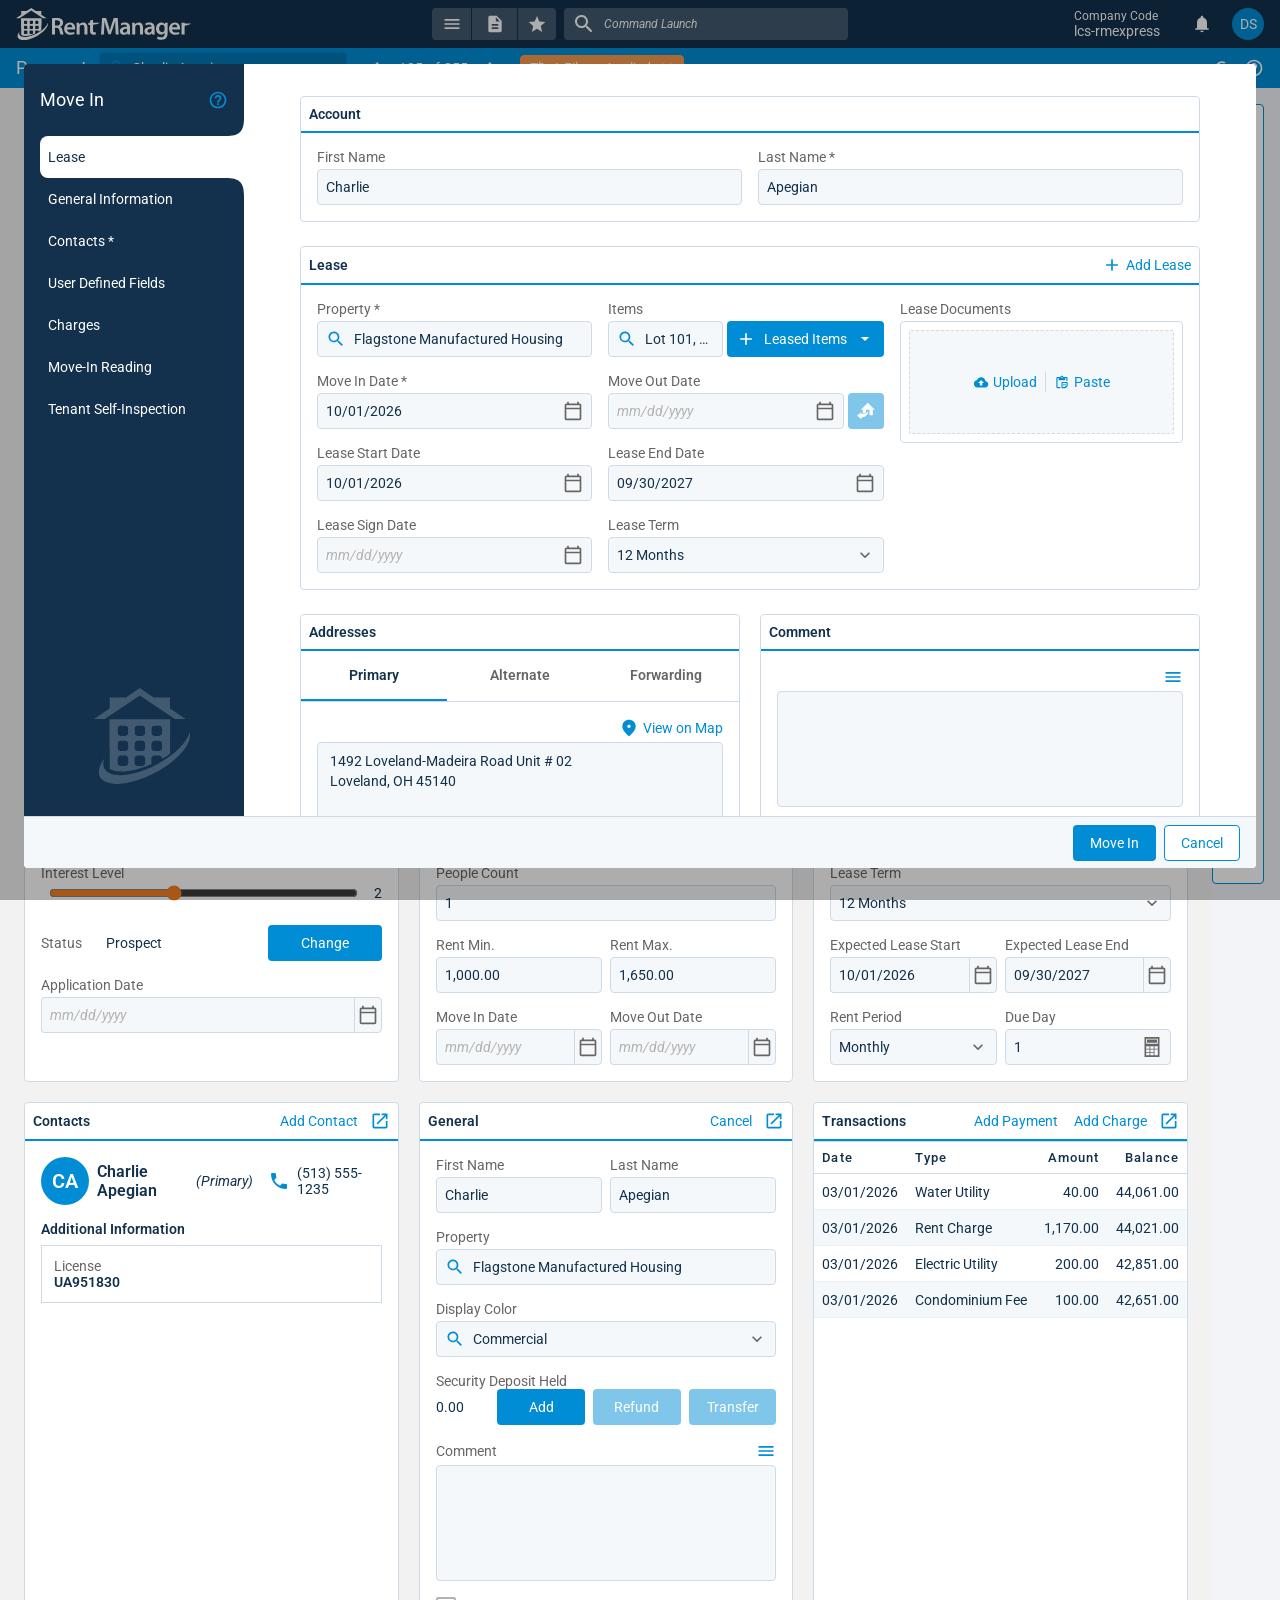
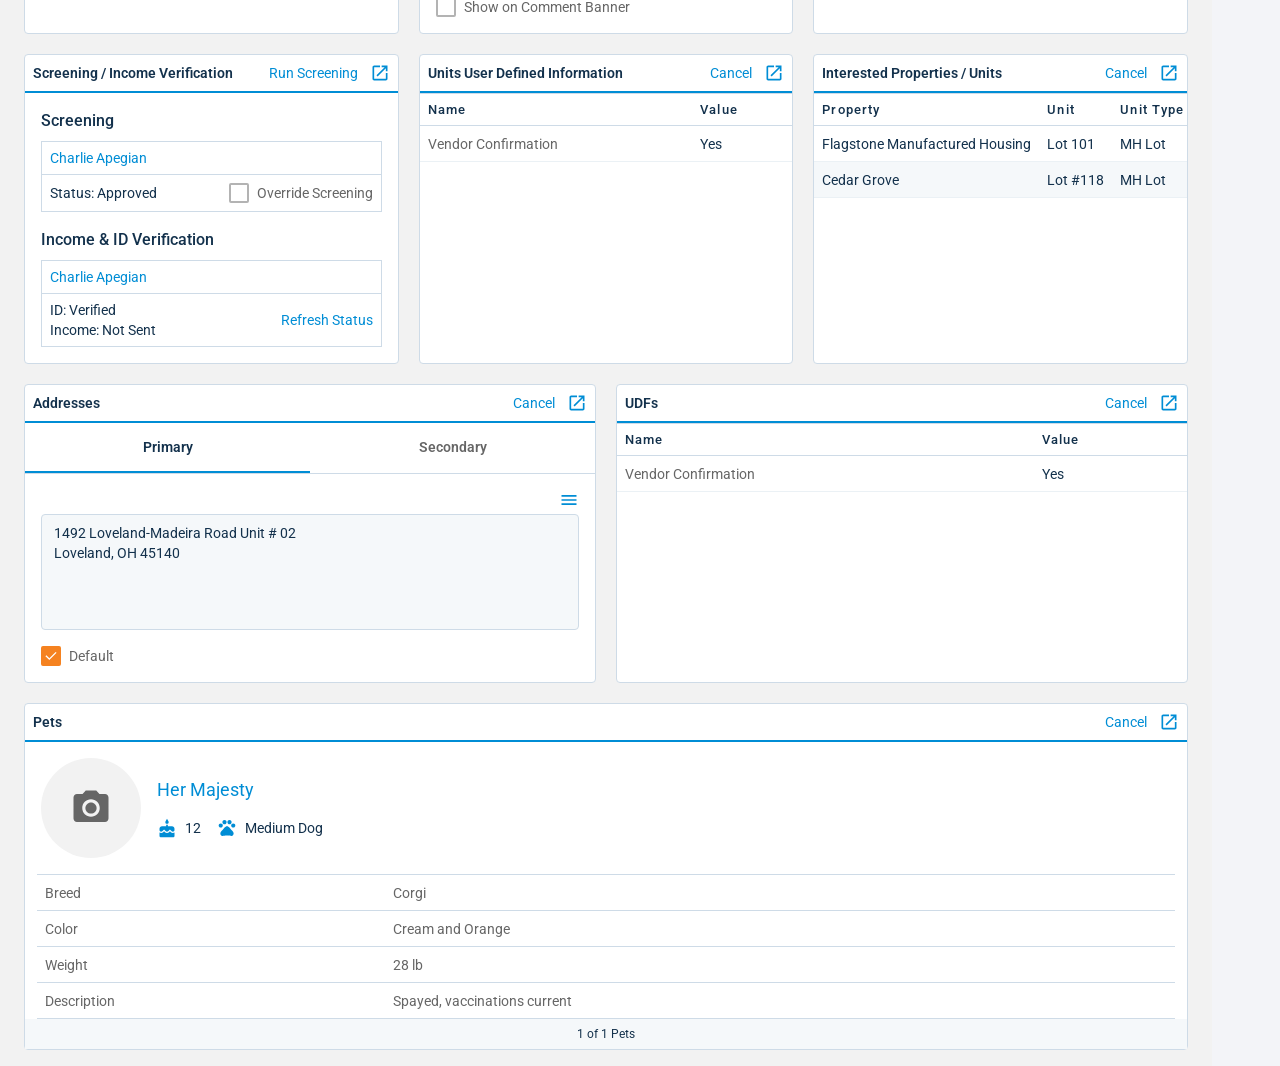
<file: screens/move-in-wizard.html>
<!doctype html>
<html lang="en">
<head>
<meta charset="utf-8">
<meta name="viewport" content="width=device-width, initial-scale=1">
<meta name="rmx-skill" content="4.2.0">
<meta name="rmx-tokens" content="6144b103c405">
<title>Move-in wizard — Rent Manager Express</title>
<!-- Favicon: RM house logo, full colour (RMX Components "Brand Logo, Full Color, House Logo", assets/loading-spinner-logo.svg) -->
<link rel="icon" type="image/svg+xml" href="[data-uri]">
<link href="https://fonts.googleapis.com/css2?family=Roboto:ital,wght@0,400;0,500;0,600;1,400;1,500;1,600&display=swap" rel="stylesheet">
<link rel="stylesheet" href="../assets/tokens.css">
<link rel="stylesheet" href="../assets/type.css">
<link rel="stylesheet" href="../assets/rmx.css">
<link rel="stylesheet" href="../assets/proto.css">
<link rel="stylesheet" href="../assets/responsive.css">
<link rel="stylesheet" href="../assets/megamenu.css">
<link rel="stylesheet" href="../assets/home.css">
</head>
<body class="rmx">
<!-- RMX_ICONS:START - injected from assets/icons.svg, regenerated by check.mjs --fix -->
<svg xmlns="http://www.w3.org/2000/svg" style="display:none">
<!-- RMX icon core — GENERATED FROM THE LIVE LIBRARY. DO NOT EDIT BY HAND.
     Real geometry from RMX Iconography, plus the Rent Manager logo from the
     app bar (node 9671:2926). Source of truth: data/icons-core.json. -->
<symbol id="keyboard-arrow-up" viewBox="0 0 20 20" fill="currentColor"><path d="M13.825 12.8417L10 9.02502L6.175 12.8417L5 11.6667L10 6.66669L15 11.6667L13.825 12.8417Z"/></symbol>
<symbol id="keyboard-arrow-down" viewBox="0 0 20 20" fill="currentColor"><path d="M6.175 7.15833L10 10.975L13.825 7.15833L15 8.33333L10 13.3333L5 8.33333L6.175 7.15833Z"/></symbol>
<symbol id="chevron-left" viewBox="0 0 20 20" fill="currentColor"><path d="M13.0875 6.175L11.9125 5L6.91248 10L11.9125 15L13.0875 13.825L9.27081 10L13.0875 6.175Z"/></symbol>
<symbol id="chevron-right" viewBox="0 0 20 20" fill="currentColor"><path d="M8.08748 5L6.91248 6.175L10.7291 10L6.91248 13.825L8.08748 15L13.0875 10L8.08748 5Z"/></symbol>
<symbol id="keyboard-double-arrow-left" viewBox="0 0 20 20" fill="currentColor"><path d="M14.6584 15L15.8334 13.825L12.0167 10L15.8334 6.175L14.6584 5L9.65835 10L14.6584 15Z"/><path d="M9.16669 15L10.3417 13.825L6.52502 10L10.3417 6.175L9.16669 5L4.16669 10L9.16669 15Z"/></symbol>
<symbol id="keyboard-double-arrow-right" viewBox="0 0 20 20" fill="currentColor"><path d="M7.97919 10L4.16669 6.16667L5.33335 5L10.3334 10L5.33335 15L4.16669 13.8333L7.97919 10ZM13.4792 10L9.66669 6.16667L10.8334 5L15.8334 10L10.8334 15L9.66669 13.8333L13.4792 10Z"/></symbol>
<symbol id="arrow-drop-up" viewBox="0 0 20 20" fill="currentColor"><path d="M5.83331 12.0834L9.99998 7.91669L14.1666 12.0834H5.83331Z"/></symbol>
<symbol id="arrow-drop-down" viewBox="0 0 20 20" fill="currentColor"><path d="M5.83334 7.91669L10 12.0834L14.1667 7.91669H5.83334Z"/></symbol>
<symbol id="arrow-back" viewBox="0 0 20 20" fill="currentColor"><path d="M6.52084 10.8333L11.1875 15.5L10 16.6666L3.33334 9.99998L10 3.33331L11.1875 4.49998L6.52084 9.16665H16.6667V10.8333H6.52084Z"/></symbol>
<symbol id="arrow-forward" viewBox="0 0 20 20" fill="currentColor"><path d="M13.4792 10.8333H3.33334V9.16665H13.4792L8.81251 4.49998L10 3.33331L16.6667 9.99998L10 16.6666L8.81251 15.5L13.4792 10.8333Z"/></symbol>
<symbol id="arrow-upward" viewBox="0 0 20 20" fill="currentColor"><path d="M9.1669 16.665V6.52173L4.5014 11.1872L3.33502 10L10 3.33502L16.665 10L15.4986 11.1872L10.8331 6.52173V16.665H9.1669Z"/></symbol>
<symbol id="arrow-downward" viewBox="0 0 20 20" fill="currentColor"><path d="M9.16687 3.33502V13.4783L4.50137 8.81282L3.33499 10L9.99999 16.665L16.665 10L15.4986 8.81282L10.8331 13.4783V3.33502H9.16687Z"/></symbol>
<symbol id="first-page" viewBox="0 0 20 20" fill="currentColor"><path d="M15.1708 13.825L11.3458 10L15.1708 6.175L13.9958 5L8.99583 10L13.9958 15L15.1708 13.825ZM4.82916 5H6.49583V15H4.82916V5Z"/></symbol>
<symbol id="last-page" viewBox="0 0 20 20" fill="currentColor"><path d="M4.82916 6.175L8.65416 10L4.82916 13.825L6.00416 15L11.0042 10L6.00416 5L4.82916 6.175ZM13.5042 5H15.1708V15H13.5042V5Z"/></symbol>
<symbol id="info" viewBox="0 0 20 20" fill="currentColor"><path d="M9.16669 5.83335H10.8334V7.50002H9.16669V5.83335ZM9.16669 9.16669H10.8334V14.1667H9.16669V9.16669ZM10 1.66669C5.40002 1.66669 1.66669 5.40002 1.66669 10C1.66669 14.6 5.40002 18.3334 10 18.3334C14.6 18.3334 18.3334 14.6 18.3334 10C18.3334 5.40002 14.6 1.66669 10 1.66669ZM10 16.6667C6.32502 16.6667 3.33335 13.675 3.33335 10C3.33335 6.32502 6.32502 3.33335 10 3.33335C13.675 3.33335 16.6667 6.32502 16.6667 10C16.6667 13.675 13.675 16.6667 10 16.6667Z"/></symbol>
<symbol id="info-filled" viewBox="0 0 20 20" fill="currentColor"><path d="M9.16669 14.1667H10.8334V9.16669H9.16669V14.1667ZM10 7.50002C10.2361 7.50002 10.434 7.42016 10.5938 7.26044C10.7535 7.10071 10.8334 6.9028 10.8334 6.66669C10.8334 6.43058 10.7535 6.23266 10.5938 6.07294C10.434 5.91321 10.2361 5.83335 10 5.83335C9.76391 5.83335 9.56599 5.91321 9.40627 6.07294C9.24655 6.23266 9.16669 6.43058 9.16669 6.66669C9.16669 6.9028 9.24655 7.10071 9.40627 7.26044C9.56599 7.42016 9.76391 7.50002 10 7.50002ZM10 18.3334C8.84724 18.3334 7.76391 18.1146 6.75002 17.6771C5.73613 17.2396 4.85419 16.6459 4.10419 15.8959C3.35419 15.1459 2.76044 14.2639 2.32294 13.25C1.88544 12.2361 1.66669 11.1528 1.66669 10C1.66669 8.84724 1.88544 7.76391 2.32294 6.75002C2.76044 5.73613 3.35419 4.85419 4.10419 4.10419C4.85419 3.35419 5.73613 2.76044 6.75002 2.32294C7.76391 1.88544 8.84724 1.66669 10 1.66669C11.1528 1.66669 12.2361 1.88544 13.25 2.32294C14.2639 2.76044 15.1459 3.35419 15.8959 4.10419C16.6459 4.85419 17.2396 5.73613 17.6771 6.75002C18.1146 7.76391 18.3334 8.84724 18.3334 10C18.3334 11.1528 18.1146 12.2361 17.6771 13.25C17.2396 14.2639 16.6459 15.1459 15.8959 15.8959C15.1459 16.6459 14.2639 17.2396 13.25 17.6771C12.2361 18.1146 11.1528 18.3334 10 18.3334Z"/></symbol>
<symbol id="error" viewBox="0 0 20 20" fill="currentColor"><path d="M9.16669 12.5H10.8334V14.1667H9.16669V12.5ZM9.16669 5.83335H10.8334V10.8334H9.16669V5.83335ZM9.99169 1.66669C5.39169 1.66669 1.66669 5.40002 1.66669 10C1.66669 14.6 5.39169 18.3334 9.99169 18.3334C14.6 18.3334 18.3334 14.6 18.3334 10C18.3334 5.40002 14.6 1.66669 9.99169 1.66669ZM10 16.6667C6.31669 16.6667 3.33335 13.6834 3.33335 10C3.33335 6.31669 6.31669 3.33335 10 3.33335C13.6834 3.33335 16.6667 6.31669 16.6667 10C16.6667 13.6834 13.6834 16.6667 10 16.6667Z"/></symbol>
<symbol id="error-filled" viewBox="0 0 20 20" fill="currentColor"><path d="M10 14.1667C10.2361 14.1667 10.434 14.0868 10.5938 13.9271C10.7535 13.7674 10.8334 13.5695 10.8334 13.3334C10.8334 13.0972 10.7535 12.8993 10.5938 12.7396C10.434 12.5799 10.2361 12.5 10 12.5C9.76391 12.5 9.56599 12.5799 9.40627 12.7396C9.24655 12.8993 9.16669 13.0972 9.16669 13.3334C9.16669 13.5695 9.24655 13.7674 9.40627 13.9271C9.56599 14.0868 9.76391 14.1667 10 14.1667ZM9.16669 10.8334H10.8334V5.83335H9.16669V10.8334ZM10 18.3334C8.84724 18.3334 7.76391 18.1146 6.75002 17.6771C5.73613 17.2396 4.85419 16.6459 4.10419 15.8959C3.35419 15.1459 2.76044 14.2639 2.32294 13.25C1.88544 12.2361 1.66669 11.1528 1.66669 10C1.66669 8.84724 1.88544 7.76391 2.32294 6.75002C2.76044 5.73613 3.35419 4.85419 4.10419 4.10419C4.85419 3.35419 5.73613 2.76044 6.75002 2.32294C7.76391 1.88544 8.84724 1.66669 10 1.66669C11.1528 1.66669 12.2361 1.88544 13.25 2.32294C14.2639 2.76044 15.1459 3.35419 15.8959 4.10419C16.6459 4.85419 17.2396 5.73613 17.6771 6.75002C18.1146 7.76391 18.3334 8.84724 18.3334 10C18.3334 11.1528 18.1146 12.2361 17.6771 13.25C17.2396 14.2639 16.6459 15.1459 15.8959 15.8959C15.1459 16.6459 14.2639 17.2396 13.25 17.6771C12.2361 18.1146 11.1528 18.3334 10 18.3334Z"/></symbol>
<symbol id="warning" viewBox="0 0 20 20" fill="currentColor"><path d="M9.99998 5.40831L16.275 16.25H3.72498L9.99998 5.40831ZM9.99998 2.08331L0.833313 17.9166H19.1666L9.99998 2.08331ZM10.8333 13.75H9.16665V15.4166H10.8333V13.75ZM10.8333 8.74998H9.16665V12.0833H10.8333V8.74998Z"/></symbol>
<symbol id="warning-filled" viewBox="0 0 20 20" fill="currentColor"><path d="M0.833313 17.5L9.99998 1.66669L19.1666 17.5H0.833313ZM9.99998 15C10.2361 15 10.434 14.9202 10.5937 14.7604C10.7535 14.6007 10.8333 14.4028 10.8333 14.1667C10.8333 13.9306 10.7535 13.7327 10.5937 13.5729C10.434 13.4132 10.2361 13.3334 9.99998 13.3334C9.76387 13.3334 9.56595 13.4132 9.40623 13.5729C9.24651 13.7327 9.16665 13.9306 9.16665 14.1667C9.16665 14.4028 9.24651 14.6007 9.40623 14.7604C9.56595 14.9202 9.76387 15 9.99998 15ZM9.16665 12.5H10.8333V8.33335H9.16665V12.5Z"/></symbol>
<symbol id="help" viewBox="0 0 20 20" fill="currentColor"><path d="M9.16669 15H10.8334V13.3334H9.16669V15ZM10 1.66669C5.40002 1.66669 1.66669 5.40002 1.66669 10C1.66669 14.6 5.40002 18.3334 10 18.3334C14.6 18.3334 18.3334 14.6 18.3334 10C18.3334 5.40002 14.6 1.66669 10 1.66669ZM10 16.6667C6.32502 16.6667 3.33335 13.675 3.33335 10C3.33335 6.32502 6.32502 3.33335 10 3.33335C13.675 3.33335 16.6667 6.32502 16.6667 10C16.6667 13.675 13.675 16.6667 10 16.6667ZM10 5.00002C8.15835 5.00002 6.66669 6.49169 6.66669 8.33335H8.33335C8.33335 7.41669 9.08335 6.66669 10 6.66669C10.9167 6.66669 11.6667 7.41669 11.6667 8.33335C11.6667 10 9.16669 9.79169 9.16669 12.5H10.8334C10.8334 10.625 13.3334 10.4167 13.3334 8.33335C13.3334 6.49169 11.8417 5.00002 10 5.00002Z"/></symbol>
<symbol id="notifications" viewBox="0 0 20 20" fill="currentColor"><path d="M3.33334 15.8334V14.1667H5.00001V8.33335C5.00001 7.18058 5.34723 6.15627 6.04168 5.26044C6.73612 4.3646 7.6389 3.7778 8.75001 3.50002V2.91669C8.75001 2.56946 8.87154 2.27433 9.11459 2.03127C9.35765 1.78821 9.65279 1.66669 10 1.66669C10.3472 1.66669 10.6424 1.78821 10.8854 2.03127C11.1285 2.27433 11.25 2.56946 11.25 2.91669V3.50002C12.3611 3.7778 13.2639 4.3646 13.9583 5.26044C14.6528 6.15627 15 7.18058 15 8.33335V14.1667H16.6667V15.8334H3.33334ZM10 18.3334C9.54168 18.3334 9.14932 18.1702 8.82293 17.8438C8.49654 17.5174 8.33334 17.125 8.33334 16.6667H11.6667C11.6667 17.125 11.5035 17.5174 11.1771 17.8438C10.8507 18.1702 10.4583 18.3334 10 18.3334Z"/></symbol>
<symbol id="call" viewBox="0 0 20 20" fill="currentColor"><path d="M5.21778 8.92445C6.49778 11.44 8.56001 13.4933 11.0756 14.7822L13.0311 12.8267C13.2711 12.5867 13.6267 12.5067 13.9378 12.6133C14.9334 12.9422 16.0089 13.12 17.1111 13.12C17.6 13.12 18 13.52 18 14.0089V17.1111C18 17.6 17.6 18 17.1111 18C8.76445 18 2 11.2356 2 2.88889C2 2.4 2.4 2 2.88889 2H6.00001C6.4889 2 6.8889 2.4 6.8889 2.88889C6.8889 4 7.06667 5.06667 7.39556 6.06223C7.49334 6.37334 7.42223 6.72001 7.17334 6.9689L5.21778 8.92445Z"/></symbol>
<symbol id="mail" viewBox="0 0 20 20" fill="currentColor"><path d="M16.6667 3.33331H3.33335C2.41669 3.33331 1.67502 4.08331 1.67502 4.99998L1.66669 15C1.66669 15.9166 2.41669 16.6666 3.33335 16.6666H16.6667C17.5834 16.6666 18.3334 15.9166 18.3334 15V4.99998C18.3334 4.08331 17.5834 3.33331 16.6667 3.33331ZM16.6667 6.66665L10 10.8333L3.33335 6.66665V4.99998L10 9.16665L16.6667 4.99998V6.66665Z"/></symbol>
<symbol id="send" viewBox="0 0 20 20" fill="currentColor"><path d="M3.05937 17L17.601 10.7667C18.276 10.475 18.276 9.52499 17.601 9.23333L3.05937 2.99999C2.50937 2.75833 1.90103 3.16666 1.90103 3.75833L1.8927 7.59999C1.8927 8.01666 2.20103 8.37499 2.6177 8.42499L14.3927 9.99999L2.6177 11.5667C2.20103 11.625 1.8927 11.9833 1.8927 12.4L1.90103 16.2417C1.90103 16.8333 2.50937 17.2417 3.05937 17Z"/></symbol>
<symbol id="add" viewBox="0 0 20 20" fill="currentColor"><path d="M15.8334 10.8333H10.8334V15.8333H9.16669V10.8333H4.16669V9.16666H9.16669V4.16666H10.8334V9.16666H15.8334V10.8333Z"/></symbol>
<symbol id="remove" viewBox="0 0 20 20" fill="currentColor"><path d="M4.16669 10.8333V9.16666H15.8334V10.8333H4.16669Z"/></symbol>
<symbol id="close" viewBox="0 0 20 20" fill="currentColor"><path d="M15.8334 5.34166L14.6584 4.16666L10 8.82499L5.34169 4.16666L4.16669 5.34166L8.82502 9.99999L4.16669 14.6583L5.34169 15.8333L10 11.175L14.6584 15.8333L15.8334 14.6583L11.175 9.99999L15.8334 5.34166Z"/></symbol>
<symbol id="check" viewBox="0 0 20 20" fill="currentColor"><path d="M7.90168 15.1494L3.01996 10.2676L4.24039 9.04721L7.90168 12.7085L15.7595 4.85065L16.98 6.07108L7.90168 15.1494Z"/></symbol>
<symbol id="check-circle" viewBox="0 0 20 20" fill="currentColor"><path d="M10 1.66666C5.40002 1.66666 1.66669 5.39999 1.66669 9.99999C1.66669 14.6 5.40002 18.3333 10 18.3333C14.6 18.3333 18.3334 14.6 18.3334 9.99999C18.3334 5.39999 14.6 1.66666 10 1.66666ZM10 16.6667C6.32502 16.6667 3.33335 13.675 3.33335 9.99999C3.33335 6.32499 6.32502 3.33332 10 3.33332C13.675 3.33332 16.6667 6.32499 16.6667 9.99999C16.6667 13.675 13.675 16.6667 10 16.6667ZM13.825 6.31666L8.33335 11.8083L6.17502 9.65832L5.00002 10.8333L8.33335 14.1667L15 7.49999L13.825 6.31666Z"/></symbol>
<symbol id="check-circle-filled" viewBox="0 0 20 20" fill="currentColor"><path d="M10 1.66666C5.40002 1.66666 1.66669 5.39999 1.66669 9.99999C1.66669 14.6 5.40002 18.3333 10 18.3333C14.6 18.3333 18.3334 14.6 18.3334 9.99999C18.3334 5.39999 14.6 1.66666 10 1.66666ZM8.33335 14.1667L4.16669 9.99999L5.34169 8.82499L8.33335 11.8083L14.6584 5.48332L15.8334 6.66666L8.33335 14.1667Z"/></symbol>
<symbol id="add-circle" viewBox="0 0 20 20" fill="currentColor"><path d="M10.9 5.5H9.1V9.1H5.5V10.9H9.1V14.5H10.9V10.9H14.5V9.1H10.9V5.5ZM10 1C5.032 1 1 5.032 1 10C1 14.968 5.032 19 10 19C14.968 19 19 14.968 19 10C19 5.032 14.968 1 10 1ZM10 17.2C6.031 17.2 2.8 13.969 2.8 10C2.8 6.031 6.031 2.8 10 2.8C13.969 2.8 17.2 6.031 17.2 10C17.2 13.969 13.969 17.2 10 17.2Z"/></symbol>
<symbol id="edit" viewBox="0 0 20 20" fill="currentColor"><path d="M2.49896 17.501H5.62396L14.8406 8.28438L11.7156 5.15938L2.49896 14.376V17.501ZM4.16563 15.0677L11.7156 7.51771L12.4823 8.28438L4.9323 15.8344H4.16563V15.0677Z"/><path d="M15.3073 2.74271C14.9823 2.41771 14.4573 2.41771 14.1323 2.74271L12.6073 4.26771L15.7323 7.39271L17.2573 5.86771C17.5823 5.54271 17.5823 5.01771 17.2573 4.69271L15.3073 2.74271Z"/></symbol>
<symbol id="edit-filled" viewBox="0 0 20 20" fill="currentColor"><path d="M2.49896 14.376V17.501H5.62396L14.8406 8.28438L11.7156 5.15938L2.49896 14.376Z"/><path d="M17.2573 4.69271L15.3073 2.74271C14.9823 2.41771 14.4573 2.41771 14.1323 2.74271L12.6073 4.26771L15.7323 7.39271L17.2573 5.86771C17.5823 5.54271 17.5823 5.01771 17.2573 4.69271Z"/></symbol>
<symbol id="delete-filled" viewBox="0 0 20 20" fill="currentColor"><path d="M4.99999 15.8333C4.99999 16.75 5.74999 17.5 6.66666 17.5H13.3333C14.25 17.5 15 16.75 15 15.8333V5.83333H4.99999V15.8333ZM15.8333 3.33333H12.9167L12.0833 2.5H7.91666L7.08332 3.33333H4.16666V5H15.8333V3.33333Z"/></symbol>
<symbol id="menu" viewBox="0 0 20 20" fill="currentColor"><path d="M2.5 15H17.5V13.3333H2.5V15ZM2.5 10.8333H17.5V9.16667H2.5V10.8333ZM2.5 5V6.66667H17.5V5H2.5Z"/></symbol>
<symbol id="search" viewBox="0 0 20 20" fill="currentColor"><path d="M12.9167 11.6667H12.2583L12.025 11.4417C13.025 10.275 13.5417 8.68334 13.2583 6.99167C12.8667 4.675 10.9333 2.825 8.59999 2.54167C5.07499 2.10834 2.10832 5.075 2.54165 8.6C2.82499 10.9333 4.67499 12.8667 6.99165 13.2583C8.68332 13.5417 10.275 13.025 11.4417 12.025L11.6667 12.2583V12.9167L15.2083 16.4583C15.55 16.8 16.1083 16.8 16.45 16.4583C16.7917 16.1167 16.7917 15.5583 16.45 15.2167L12.9167 11.6667ZM7.91665 11.6667C5.84165 11.6667 4.16665 9.99167 4.16665 7.91667C4.16665 5.84167 5.84165 4.16667 7.91665 4.16667C9.99165 4.16667 11.6667 5.84167 11.6667 7.91667C11.6667 9.99167 9.99165 11.6667 7.91665 11.6667Z"/></symbol>
<symbol id="grade" viewBox="0 0 20 20" fill="currentColor"><path d="M10 14.8083L15.15 17.9167L13.7833 12.0583L18.3333 8.11667L12.3417 7.60834L10 2.08334L7.65834 7.60834L1.66667 8.11667L6.21667 12.0583L4.85001 17.9167L10 14.8083Z"/></symbol>
<symbol id="reports" viewBox="0 0 20 20" fill="currentColor"><path d="M12.8125 5.67188H7.18752C6.67002 5.67188 6.25002 5.25188 6.25002 4.73438C6.25002 4.21688 6.67002 3.79688 7.18752 3.79688H12.8125C13.33 3.79688 13.75 4.21688 13.75 4.73438C13.75 5.25188 13.33 5.67188 12.8125 5.67188ZM12.8125 9.90563H7.18752C6.67002 9.90563 6.25002 9.48563 6.25002 8.96813C6.25002 8.45063 6.67002 8.03063 7.18752 8.03063H12.8125C13.33 8.03063 13.75 8.45063 13.75 8.96813C13.75 9.48563 13.33 9.90563 12.8125 9.90563ZM12.8125 14.1406H7.18752C6.67002 14.1406 6.25002 13.7206 6.25002 13.2031C6.25002 12.6856 6.67002 12.2656 7.18752 12.2656H12.8125C13.33 12.2656 13.75 12.6856 13.75 13.2031C13.75 13.7206 13.33 14.1406 12.8125 14.1406ZM15.6625 20H4.33752C3.82002 20 3.40002 19.58 3.40002 19.0625V0.990631C3.40002 0.473131 3.82002 0.0531311 4.33752 0.0531311H15.6625C16.18 0.0531311 16.6 0.473131 16.6 0.990631V19.0625C16.6 19.58 16.18 20 15.6625 20ZM5.28065 18.125H14.7181V1.93438H5.28065V18.125Z"/></symbol>
<symbol id="description" viewBox="0 0 20 20" fill="currentColor"><path d="M6.66665 15H13.3333V13.3333H6.66665V15ZM6.66665 11.6667H13.3333V9.99999H6.66665V11.6667ZM4.99998 18.3333C4.54165 18.3333 4.14929 18.1701 3.8229 17.8437C3.49651 17.5174 3.33331 17.125 3.33331 16.6667V3.33332C3.33331 2.87499 3.49651 2.48263 3.8229 2.15624C4.14929 1.82985 4.54165 1.66666 4.99998 1.66666H11.6666L16.6666 6.66666V16.6667C16.6666 17.125 16.5035 17.5174 16.1771 17.8437C15.8507 18.1701 15.4583 18.3333 15 18.3333H4.99998ZM10.8333 7.49999H15L10.8333 3.33332V7.49999Z"/></symbol>
<symbol id="print" viewBox="0 0 20 20" fill="currentColor"><path d="M16.3 6.44444H3.7C2.206 6.44444 1 7.63556 1 9.11111V14.4444H4.6V18H15.4V14.4444H19V9.11111C19 7.63556 17.794 6.44444 16.3 6.44444ZM13.6 16.2222H6.4V11.7778H13.6V16.2222ZM16.3 10C15.805 10 15.4 9.6 15.4 9.11111C15.4 8.62222 15.805 8.22222 16.3 8.22222C16.795 8.22222 17.2 8.62222 17.2 9.11111C17.2 9.6 16.795 10 16.3 10ZM15.4 2H4.6V5.55556H15.4V2Z"/></symbol>
<symbol id="refresh" viewBox="0 0 20 20" fill="currentColor"><path d="M14.7042 5.29168C13.4958 4.08334 11.8375 3.33334 9.99583 3.33334C6.3125 3.33334 3.3375 6.31668 3.3375 10C3.3375 13.6833 6.3125 16.6667 9.99583 16.6667C13.1042 16.6667 15.6958 14.5417 16.4375 11.6667H14.7042C14.0208 13.6083 12.1708 15 9.99583 15C7.2375 15 4.99583 12.7583 4.99583 10C4.99583 7.24168 7.2375 5.00001 9.99583 5.00001C11.3792 5.00001 12.6125 5.57501 13.5125 6.48334L10.8292 9.16668H16.6625V3.33334L14.7042 5.29168Z"/></symbol>
<symbol id="settings" viewBox="0 0 20 20" fill="currentColor"><path d="M15.95 10.7833C15.9833 10.5333 16 10.275 16 10C16 9.73333 15.9833 9.46667 15.9417 9.21667L17.6333 7.9C17.7833 7.78333 17.825 7.55833 17.7333 7.39167L16.1333 4.625C16.0333 4.44167 15.825 4.38333 15.6417 4.44167L13.65 5.24167C13.2333 4.925 12.7917 4.65833 12.3 4.45833L12 2.34167C11.9667 2.14167 11.8 2 11.6 2H8.39999C8.19999 2 8.04166 2.14167 8.00832 2.34167L7.70832 4.45833C7.21666 4.65833 6.76666 4.93333 6.35832 5.24167L4.36666 4.44167C4.18332 4.375 3.97499 4.44167 3.87499 4.625L2.28332 7.39167C2.18332 7.56667 2.21666 7.78333 2.38332 7.9L4.07499 9.21667C4.03332 9.46667 3.99999 9.74167 3.99999 10C3.99999 10.2583 4.01666 10.5333 4.05832 10.7833L2.36666 12.1C2.21666 12.2167 2.17499 12.4417 2.26666 12.6083L3.86666 15.375C3.96666 15.5583 4.17499 15.6167 4.35832 15.5583L6.34999 14.7583C6.76666 15.075 7.20832 15.3417 7.69999 15.5417L7.99999 17.6583C8.04166 17.8583 8.19999 18 8.39999 18H11.6C11.8 18 11.9667 17.8583 11.9917 17.6583L12.2917 15.5417C12.7833 15.3417 13.2333 15.075 13.6417 14.7583L15.6333 15.5583C15.8167 15.625 16.025 15.5583 16.125 15.375L17.725 12.6083C17.825 12.425 17.7833 12.2167 17.625 12.1L15.95 10.7833ZM9.99999 13C8.34999 13 6.99999 11.65 6.99999 10C6.99999 8.35 8.34999 7 9.99999 7C11.65 7 13 8.35 13 10C13 11.65 11.65 13 9.99999 13Z"/></symbol>
<symbol id="more-vert" viewBox="0 0 20 20" fill="currentColor"><path d="M9.99998 6.66668C10.9166 6.66668 11.6666 5.91668 11.6666 5.00001C11.6666 4.08334 10.9166 3.33334 9.99998 3.33334C9.08331 3.33334 8.33331 4.08334 8.33331 5.00001C8.33331 5.91668 9.08331 6.66668 9.99998 6.66668ZM9.99998 8.33334C9.08331 8.33334 8.33331 9.08334 8.33331 10C8.33331 10.9167 9.08331 11.6667 9.99998 11.6667C10.9166 11.6667 11.6666 10.9167 11.6666 10C11.6666 9.08334 10.9166 8.33334 9.99998 8.33334ZM9.99998 13.3333C9.08331 13.3333 8.33331 14.0833 8.33331 15C8.33331 15.9167 9.08331 16.6667 9.99998 16.6667C10.9166 16.6667 11.6666 15.9167 11.6666 15C11.6666 14.0833 10.9166 13.3333 9.99998 13.3333Z"/></symbol>
<symbol id="tune" viewBox="0 0 20 20" fill="currentColor"><path d="M8.82222 18V13H10.1556V14.8444H18V16.1778H10.1556V18H8.82222ZM2 16.1778V14.8444H7.48889V16.1778H2ZM6.15556 12.4889V10.6667H2V9.33333H6.15556V7.46667H7.48889V12.4889H6.15556ZM8.82222 10.6667V9.33333H18V10.6667H8.82222ZM12.5111 7V2H13.8444V3.82222H18V5.15556H13.8444V7H12.5111ZM2 5.15556V3.82222H11.1778V5.15556H2Z"/></symbol>
<symbol id="visibility" viewBox="0 0 20 20" fill="currentColor"><path d="M10 13.3333C11.0417 13.3333 11.9271 12.9688 12.6563 12.2396C13.3854 11.5104 13.75 10.625 13.75 9.58334C13.75 8.54168 13.3854 7.65626 12.6563 6.92709C11.9271 6.19793 11.0417 5.83334 10 5.83334C8.95834 5.83334 8.07293 6.19793 7.34376 6.92709C6.61459 7.65626 6.25001 8.54168 6.25001 9.58334C6.25001 10.625 6.61459 11.5104 7.34376 12.2396C8.07293 12.9688 8.95834 13.3333 10 13.3333ZM10 11.8333C9.37501 11.8333 8.84376 11.6146 8.40626 11.1771C7.96876 10.7396 7.75001 10.2083 7.75001 9.58334C7.75001 8.95834 7.96876 8.42709 8.40626 7.98959C8.84376 7.55209 9.37501 7.33334 10 7.33334C10.625 7.33334 11.1563 7.55209 11.5938 7.98959C12.0313 8.42709 12.25 8.95834 12.25 9.58334C12.25 10.2083 12.0313 10.7396 11.5938 11.1771C11.1563 11.6146 10.625 11.8333 10 11.8333ZM10 15.8333C7.97223 15.8333 6.12501 15.2674 4.45834 14.1354C2.79168 13.0035 1.58334 11.4861 0.833344 9.58334C1.58334 7.68057 2.79168 6.1632 4.45834 5.03126C6.12501 3.89932 7.97223 3.33334 10 3.33334C12.0278 3.33334 13.875 3.89932 15.5417 5.03126C17.2083 6.1632 18.4167 7.68057 19.1667 9.58334C18.4167 11.4861 17.2083 13.0035 15.5417 14.1354C13.875 15.2674 12.0278 15.8333 10 15.8333Z"/></symbol>
<symbol id="folder" viewBox="0 0 20 20" fill="currentColor"><path d="M3.5 16C3.09722 16 2.74653 15.8507 2.44792 15.5521C2.14931 15.2535 2 14.9028 2 14.5V5.5C2 5.0875 2.14931 4.73438 2.44792 4.44063C2.74653 4.14688 3.09722 4 3.5 4H8L10 6H16.5C16.9125 6 17.2656 6.14688 17.5594 6.44063C17.8531 6.73438 18 7.0875 18 7.5V14.5C18 14.9028 17.8531 15.2535 17.5594 15.5521C17.2656 15.8507 16.9125 16 16.5 16H3.5ZM3.5 14.5H16.5V7.5H9.375L7.375 5.5H3.5V14.5Z"/></symbol>
<symbol id="download" viewBox="0 0 20 20" fill="currentColor"><path d="M15.8333 10V15.8333H4.16667V10H2.5V15.8333C2.5 16.75 3.25 17.5 4.16667 17.5H15.8333C16.75 17.5 17.5 16.75 17.5 15.8333V10H15.8333ZM10.8333 10.5583L12.9917 8.40833L14.1667 9.58333L10 13.75L5.83333 9.58333L7.00833 8.40833L9.16667 10.5583V2.5H10.8333V10.5583Z"/></symbol>
<symbol id="list" viewBox="0 0 20 20" fill="currentColor"><path d="M2.5 10.8333H4.16667V9.16668H2.5V10.8333ZM2.5 14.1667H4.16667V12.5H2.5V14.1667ZM2.5 7.50001H4.16667V5.83334H2.5V7.50001ZM5.83333 10.8333H17.5V9.16668H5.83333V10.8333ZM5.83333 14.1667H17.5V12.5H5.83333V14.1667ZM5.83333 5.83334V7.50001H17.5V5.83334H5.83333Z"/></symbol>
<symbol id="autorenew" viewBox="0 0 20 20" fill="currentColor"><path d="M15.8333 6.66668L12.5 10H15C15 12.7583 12.7583 15 9.99998 15C9.15831 15 8.35831 14.7917 7.66665 14.4167L6.44998 15.6333C7.47498 16.2833 8.69165 16.6667 9.99998 16.6667C13.6833 16.6667 16.6666 13.6833 16.6666 10H19.1666L15.8333 6.66668ZM4.99998 10C4.99998 7.24168 7.24165 5.00001 9.99998 5.00001C10.8416 5.00001 11.6416 5.20834 12.3333 5.58334L13.55 4.36668C12.525 3.71668 11.3083 3.33334 9.99998 3.33334C6.31665 3.33334 3.33331 6.31668 3.33331 10H0.833313L4.16665 13.3333L7.49998 10H4.99998Z"/></symbol>
<symbol id="more-horiz" viewBox="0 0 20 20" fill="currentColor"><path d="M4.99999 8.33334C4.08333 8.33334 3.33333 9.08334 3.33333 10C3.33333 10.9167 4.08333 11.6667 4.99999 11.6667C5.91666 11.6667 6.66666 10.9167 6.66666 10C6.66666 9.08334 5.91666 8.33334 4.99999 8.33334ZM15 8.33334C14.0833 8.33334 13.3333 9.08334 13.3333 10C13.3333 10.9167 14.0833 11.6667 15 11.6667C15.9167 11.6667 16.6667 10.9167 16.6667 10C16.6667 9.08334 15.9167 8.33334 15 8.33334ZM9.99999 8.33334C9.08333 8.33334 8.33333 9.08334 8.33333 10C8.33333 10.9167 9.08333 11.6667 9.99999 11.6667C10.9167 11.6667 11.6667 10.9167 11.6667 10C11.6667 9.08334 10.9167 8.33334 9.99999 8.33334Z"/></symbol>
<symbol id="link" viewBox="0 0 20 20" fill="currentColor"><path d="M3.24999 10C3.24999 8.57501 4.40832 7.41668 5.83332 7.41668H9.16666V5.83334H5.83332C3.53332 5.83334 1.66666 7.70001 1.66666 10C1.66666 12.3 3.53332 14.1667 5.83332 14.1667H9.16666V12.5833H5.83332C4.40832 12.5833 3.24999 11.425 3.24999 10ZM6.66666 10.8333H13.3333V9.16668H6.66666V10.8333ZM14.1667 5.83334H10.8333V7.41668H14.1667C15.5917 7.41668 16.75 8.57501 16.75 10C16.75 11.425 15.5917 12.5833 14.1667 12.5833H10.8333V14.1667H14.1667C16.4667 14.1667 18.3333 12.3 18.3333 10C18.3333 7.70001 16.4667 5.83334 14.1667 5.83334Z"/></symbol>
<symbol id="attach" viewBox="0 0 20 20" fill="currentColor"><path d="M13.3334 5.00001V14.5833C13.3334 16.425 11.8417 17.9167 10 17.9167C8.15835 17.9167 6.66669 16.425 6.66669 14.5833V4.16668C6.66669 3.01668 7.60002 2.08334 8.75002 2.08334C9.90002 2.08334 10.8334 3.01668 10.8334 4.16668V12.9167C10.8334 13.375 10.4584 13.75 10 13.75C9.54169 13.75 9.16669 13.375 9.16669 12.9167V5.00001H7.91669V12.9167C7.91669 14.0667 8.85002 15 10 15C11.15 15 12.0834 14.0667 12.0834 12.9167V4.16668C12.0834 2.32501 10.5917 0.833344 8.75002 0.833344C6.90835 0.833344 5.41669 2.32501 5.41669 4.16668V14.5833C5.41669 17.1167 7.46669 19.1667 10 19.1667C12.5334 19.1667 14.5834 17.1167 14.5834 14.5833V5.00001H13.3334Z"/></symbol>
<symbol id="flag-outline" viewBox="0 0 20 20" fill="currentColor"><path d="M3.07483 18.1102V1.88983H16.5918L13.8884 6.21525L16.5918 10.5407H4.69686V18.1102H3.07483ZM4.69686 8.91864H13.6631L11.9735 6.21525L13.6631 3.51187H4.69686V8.91864Z"/></symbol>
<symbol id="calendar-today" viewBox="0 0 20 20" fill="currentColor"><path d="M16.6667 2.5H15.8333V0.833336H14.1667V2.5H5.83332V0.833336H4.16666V2.5H3.33332C2.41666 2.5 1.66666 3.25 1.66666 4.16667V17.5C1.66666 18.4167 2.41666 19.1667 3.33332 19.1667H16.6667C17.5833 19.1667 18.3333 18.4167 18.3333 17.5V4.16667C18.3333 3.25 17.5833 2.5 16.6667 2.5ZM16.6667 17.5H3.33332V8.33334H16.6667V17.5ZM16.6667 6.66667H3.33332V4.16667H16.6667V6.66667Z"/></symbol>
<symbol id="schedule" viewBox="0 0 20 20" fill="currentColor"><path d="M12.75 13.9167L13.9167 12.75L10.8334 9.66666V5.83333H9.16669V10.3333L12.75 13.9167ZM10 18.3333C8.84724 18.3333 7.76391 18.1146 6.75002 17.6771C5.73613 17.2396 4.85419 16.6458 4.10419 15.8958C3.35419 15.1458 2.76044 14.2639 2.32294 13.25C1.88544 12.2361 1.66669 11.1528 1.66669 10C1.66669 8.84722 1.88544 7.76389 2.32294 6.75C2.76044 5.73611 3.35419 4.85416 4.10419 4.10416C4.85419 3.35416 5.73613 2.76041 6.75002 2.32291C7.76391 1.88541 8.84724 1.66666 10 1.66666C11.1528 1.66666 12.2361 1.88541 13.25 2.32291C14.2639 2.76041 15.1459 3.35416 15.8959 4.10416C16.6459 4.85416 17.2396 5.73611 17.6771 6.75C18.1146 7.76389 18.3334 8.84722 18.3334 10C18.3334 11.1528 18.1146 12.2361 17.6771 13.25C17.2396 14.2639 16.6459 15.1458 15.8959 15.8958C15.1459 16.6458 14.2639 17.2396 13.25 17.6771C12.2361 18.1146 11.1528 18.3333 10 18.3333ZM10 16.6667C11.8472 16.6667 13.4202 16.0174 14.7188 14.7187C16.0174 13.4201 16.6667 11.8472 16.6667 10C16.6667 8.15278 16.0174 6.57986 14.7188 5.28125C13.4202 3.98264 11.8472 3.33333 10 3.33333C8.1528 3.33333 6.57988 3.98264 5.28127 5.28125C3.98266 6.57986 3.33335 8.15278 3.33335 10C3.33335 11.8472 3.98266 13.4201 5.28127 14.7187C6.57988 16.0174 8.1528 16.6667 10 16.6667Z"/></symbol>
<symbol id="lock" viewBox="0 0 20 20" fill="currentColor"><path d="M15.3719 8.43751H15.0594V6.94313C15.0594 6.93313 15.0594 6.92126 15.0594 6.91001C15.0594 4.16938 12.8813 1.93688 10.1613 1.85001H9.84064C7.11252 1.93688 4.93376 4.16938 4.93376 6.91001C4.93376 6.92188 4.93376 6.93313 4.93376 6.94563V6.94376V8.43813H4.62126C4.13064 8.43813 3.74939 8.93501 3.74939 9.56001V17.0169C3.74939 17.6419 4.14626 18.1475 4.63689 18.1475H15.3869C15.8775 18.1475 16.2775 17.6381 16.2775 17.0169V9.56126C16.2775 8.93626 15.8775 8.43313 15.3869 8.43313L15.3719 8.43751ZM10.9969 13.2844V15.5313C10.995 15.7919 10.7863 16.0038 10.525 16.0094H9.46501C9.20314 16.0063 8.99189 15.7938 8.99002 15.5313V13.2781C8.74502 13.0313 8.59314 12.6925 8.59314 12.3175C8.59314 11.6031 9.14252 11.0181 9.84064 10.96H10.1581C10.8613 11.0181 11.4106 11.6044 11.4106 12.3181C11.4106 12.6931 11.2588 13.0325 11.0138 13.2788L10.9969 13.2844ZM12.9625 8.43751H7.02501V6.94313C7.02501 5.30313 8.35439 3.97376 9.99439 3.97376C11.6344 3.97376 12.9638 5.30313 12.9638 6.94313L12.9625 8.43751Z"/></symbol>
<symbol id="logout" viewBox="0 0 20 20" fill="currentColor"><path d="M15 3.25C14.4375 2.875 13.625 3.0625 13.25 3.625C12.875 4.1875 13.0625 5 13.625 5.375C15.5 6.625 16.625 8.6875 16.625 10.875C16.625 14.5 13.6875 17.4375 10.0625 17.4375C6.4375 17.4375 3.5 14.5 3.5 10.875C3.5 8.75 4.5625 6.75 6.3125 5.5C6.875 5.0625 7 4.3125 6.625 3.75C6.25 3.1875 5.4375 3.0625 4.875 3.4375C2.4375 5.125 1 7.9375 1 10.875C1 15.875 5.0625 19.9375 10.0625 19.9375C15.0625 19.9375 19.125 15.875 19.125 10.875C19.125 7.8125 17.5625 4.9375 15 3.25ZM10.0625 11.1875C10.6875 11.1875 11.25 10.6875 11.25 10V1.625C11.25 1 10.75 0.4375 10.0625 0.4375C9.375 0.4375 8.875 0.9375 8.875 1.625V10C8.875 10.625 9.4375 11.1875 10.0625 11.1875Z"/></symbol>
<symbol id="person" viewBox="0 0 20 20" fill="currentColor"><path d="M9.99998 10C11.8416 10 13.3333 8.50834 13.3333 6.66667C13.3333 4.825 11.8416 3.33334 9.99998 3.33334C8.15831 3.33334 6.66665 4.825 6.66665 6.66667C6.66665 8.50834 8.15831 10 9.99998 10ZM9.99998 11.6667C7.77498 11.6667 3.33331 12.7833 3.33331 15V16.6667H16.6666V15C16.6666 12.7833 12.225 11.6667 9.99998 11.6667Z"/></symbol>
<symbol id="content-copy" viewBox="0 0 20 20" fill="currentColor"><path d="M12.9411 18.33H3.99158C3.17121 18.33 2.5 17.648 2.5 16.8145V6.20635H3.99158V16.8145H12.9411V18.33ZM15.1784 15.2991H6.97474C6.15437 15.2991 5.48316 14.6171 5.48316 13.7836V3.17544C5.48316 2.34194 6.15437 1.65999 6.97474 1.65999H15.1784C15.9988 1.65999 16.67 2.34194 16.67 3.17544V13.7836C16.67 14.6171 15.9988 15.2991 15.1784 15.2991ZM15.1784 3.17544H6.97474V13.7836H15.1784V3.17544Z"/></symbol>
<symbol id="open-in-new" viewBox="0 0 20 20" fill="currentColor"><path d="M15.8333 15.8333H4.16667V4.16667H10V2.5H4.16667C3.24167 2.5 2.5 3.25 2.5 4.16667V15.8333C2.5 16.75 3.24167 17.5 4.16667 17.5H15.8333C16.75 17.5 17.5 16.75 17.5 15.8333V10H15.8333V15.8333ZM11.6667 2.5V4.16667H14.6583L6.46667 12.3583L7.64167 13.5333L15.8333 5.34167V8.33333H17.5V2.5H11.6667Z"/></symbol>
<symbol id="rmx-logo" viewBox="0 0 175 32" fill="currentColor"><path d="M15.2665 2.43711L26.9433 10.338H30.5331L25.3039 6.80123V3.12323H19.8699L15.2665 0.00915527L10.6632 3.12323H5.22613V6.80123L0 10.338H3.58671L15.2665 2.43711Z"/><path d="M19.2091 25.3785C19.1651 25.2693 19.1381 25.1411 19.1361 25.0069V23.4894C19.1361 22.9315 19.588 22.4788 20.1448 22.4788H21.6592C22.216 22.4788 22.6679 22.9315 22.6679 23.4894V23.6136C23.6115 23.0607 24.5072 22.4838 25.3389 21.8868V10.5123H5.22613V27.0553C7.93816 28.5988 13.4222 27.9878 19.2091 25.3765V25.3785ZM19.1361 13.4971C19.1431 12.9442 19.592 12.4985 20.1448 12.4985H21.6592C22.212 12.4985 22.6619 12.9442 22.6679 13.4961V15.0136C22.6679 15.5715 22.216 16.0243 21.6592 16.0243H20.1448C19.588 16.0243 19.1361 15.5715 19.1361 15.0136V13.4971ZM19.1361 18.5033C19.1361 17.9454 19.588 17.4927 20.1448 17.4927H21.6592C22.216 17.4927 22.6679 17.9454 22.6679 18.5033V20.0208C22.6679 20.5787 22.216 21.0314 21.6592 21.0314H20.1448C19.588 21.0314 19.1361 20.5787 19.1361 20.0208V18.5033ZM13.5182 13.4911C13.5252 12.9422 13.967 12.5005 14.5138 12.4925H16.0283C16.5811 12.4925 17.0309 12.9382 17.0369 13.4901V15.0076C17.0369 15.5655 16.5851 16.0183 16.0283 16.0183H14.5138C13.962 16.0112 13.5172 15.5615 13.5172 15.0076L13.5182 13.4911ZM13.5182 18.4953C13.5182 17.9414 13.963 17.4907 14.5138 17.4846H16.0283C16.5851 17.4846 17.0369 17.9374 17.0369 18.4953V20.0128C17.0369 20.5707 16.5851 21.0234 16.0283 21.0234H14.5138C13.962 21.0164 13.5172 20.5667 13.5172 20.0128L13.5182 18.4953ZM13.5182 23.4964C13.5182 22.9425 13.963 22.4918 14.5138 22.4858H16.0283C16.5851 22.4858 17.0369 22.9385 17.0369 23.4964V25.0139C17.0289 25.5658 16.5801 26.0105 16.0283 26.0105H14.5138C13.967 26.0035 13.5262 25.5618 13.5172 25.0159L13.5182 23.4964ZM7.90217 13.4911C7.90917 12.9382 8.35801 12.4925 8.91081 12.4925H10.4253C10.9731 12.4935 11.4169 12.9402 11.4169 13.4891C11.4169 13.4891 11.4169 13.4901 11.4169 13.4921V15.0096C11.4169 15.0136 11.4169 15.0186 11.4169 15.0246C11.4169 15.5735 10.9731 16.0193 10.4253 16.0213H8.91081C8.35401 16.0213 7.90217 15.5685 7.90217 15.0106V13.4911ZM7.90217 18.4953C7.90217 17.9374 8.35401 17.4846 8.91081 17.4846H10.4253C10.9741 17.4937 11.4169 17.9424 11.4169 18.4953V20.0128C11.4169 20.5647 10.9761 21.0134 10.4263 21.0234H8.91181C8.35501 21.0234 7.90317 20.5707 7.90317 20.0128L7.90217 18.4953ZM7.90217 23.4964C7.90217 22.9385 8.35401 22.4858 8.91081 22.4858H10.4253C10.9731 22.4868 11.4169 22.9315 11.4169 23.4824C11.4169 23.4874 11.4169 23.4934 11.4169 23.4984V25.0149C11.4089 25.5608 10.9701 26.0005 10.4263 26.0115H8.91181C8.36 26.0115 7.91117 25.5678 7.90317 25.0169L7.90217 23.4964Z"/><path d="M20.7556 25.6199C12.9694 29.6895 5.22113 30.2354 3.45076 26.8309C2.94594 25.8683 2.99593 24.6824 3.48375 23.3933C1.75637 25.7461 1.1176 27.9938 1.96929 29.6405C3.83363 33.2173 11.9787 32.6454 20.1618 28.3774C27.9 24.3338 32.8962 18.4182 31.8416 14.7632C31.0449 18.1297 26.7774 22.4648 20.7556 25.6199Z"/><path d="M5.22613 19.9356C6.1298 19.9076 7.01749 19.8675 7.90217 19.8144V18.4953C7.90217 17.9374 8.35401 17.4846 8.91081 17.4846H10.4253C10.9741 17.4937 11.4169 17.9424 11.4169 18.4953V19.554C12.1293 19.4879 12.8367 19.4131 13.5391 19.3297V18.4953C13.5391 17.9414 13.984 17.4907 14.5348 17.4846H16.0492C16.606 17.4846 17.0579 17.9374 17.0579 18.4953V18.8409C17.7726 18.7247 18.4824 18.6055 19.1821 18.4753C19.1981 17.9354 19.635 17.5027 20.1748 17.4947H21.6892C21.9741 17.4977 22.23 17.6179 22.413 17.8102C23.4216 17.5808 24.3973 17.3324 25.3569 17.068V10.5183H5.22713L5.22613 19.9356ZM19.1361 13.4911C19.1431 12.9382 19.592 12.4925 20.1448 12.4925H21.6592C22.212 12.4925 22.6619 12.9382 22.6679 13.4901V15.0076C22.6679 15.5655 22.216 16.0183 21.6592 16.0183H20.1448C19.588 16.0183 19.1361 15.5655 19.1361 15.0076V13.4911ZM13.5182 13.4911C13.5252 12.9422 13.967 12.5005 14.5138 12.4925H16.0283C16.5811 12.4925 17.0309 12.9382 17.0369 13.4901V15.0076C17.0369 15.5655 16.5851 16.0183 16.0283 16.0183H14.5138C13.962 16.0112 13.5172 15.5615 13.5172 15.0076L13.5182 13.4911ZM7.90217 13.4911C7.90917 12.9382 8.35801 12.4925 8.91081 12.4925H10.4253C10.9731 12.4935 11.4169 12.9402 11.4169 13.4891C11.4169 13.4891 11.4169 13.4901 11.4169 13.4921V15.0096C11.4169 15.0136 11.4169 15.0186 11.4169 15.0246C11.4169 15.5735 10.9731 16.0193 10.4253 16.0213H8.91081C8.35401 16.0213 7.90217 15.5685 7.90217 15.0106V13.4911Z"/><path d="M36.0068 10.3647C37.1593 10.1486 38.8285 10 40.5726 10C42.9558 10 44.5502 10.3917 45.6789 11.317C46.5867 12.0735 47.1034 13.2216 47.1034 14.6332C47.1034 16.7573 45.6517 18.1959 44.0845 18.7328V18.8037C45.288 19.2427 45.9985 20.3875 46.3895 21.9747C46.93 24.0245 47.372 25.9257 47.6916 26.5572H44.5978C44.3531 26.0743 43.9349 24.7269 43.4895 22.6805C42.9966 20.5361 42.235 19.8506 40.5182 19.8033H38.9951V26.5572H36V10.3647H36.0068ZM39.0019 17.6083H40.7936C42.83 17.6083 44.0845 16.5344 44.0845 14.9C44.0845 13.1203 42.83 12.2659 40.865 12.2659C39.9097 12.2659 39.2977 12.3369 39.0019 12.4111V17.6083Z"/><path d="M51.0811 21.4648C51.1558 23.6125 52.8251 24.5378 54.7629 24.5378C56.1636 24.5378 57.1461 24.3183 58.0776 24.0009L58.5196 26.0507C57.4895 26.4897 56.065 26.8071 54.3448 26.8071C50.4657 26.8071 48.1811 24.4399 48.1811 20.8063C48.1811 17.5137 50.1937 14.4171 54.0252 14.4171C57.8566 14.4171 59.1825 17.588 59.1825 20.195C59.1825 20.7556 59.1315 21.1946 59.0839 21.4648H51.0811ZM56.3336 19.3677C56.3608 18.2702 55.8678 16.4635 53.8552 16.4635C51.9888 16.4635 51.2034 18.1419 51.0811 19.3677H56.3336Z"/><path d="M60.6308 18.2195C60.6308 16.8552 60.5832 15.7104 60.5356 14.6838H63.1602L63.3098 16.4669H63.3812C63.9183 15.5382 65.2238 14.4171 67.2126 14.4171C69.2014 14.4171 71.4588 15.7577 71.4588 19.5129V26.5606H68.4365V19.8573C68.4365 18.1486 67.7974 16.8552 66.1519 16.8552C64.9484 16.8552 64.1121 17.7096 63.7959 18.6146C63.6973 18.8544 63.6463 19.2191 63.6463 19.5636V26.5606H60.624V18.2195H60.6308Z"/><path d="M77.0377 11.6378V14.6838H83.7521C83.7521 14.6838 82.4704 15.8016 79.9105 16.3284C78.2684 16.6695 77.0377 16.6121 77.0377 17.3179V22.1706C77.0377 23.6362 77.4287 24.369 78.5846 24.369C79.1252 24.369 79.4209 24.3453 79.7643 24.2474L79.8153 26.5167C79.3733 26.6856 78.5642 26.8308 77.6293 26.8308C76.5006 26.8308 75.5929 26.4661 75.0251 25.8548C74.3622 25.1727 74.0664 24.0752 74.0664 22.515V16.9295H72.3734V14.6872H74.0664V12.4686L77.0377 11.6412V11.6378Z"/><path d="M99.4043 19.854C99.3058 17.7299 99.1834 15.1701 99.2072 12.9515H99.1358C98.5952 14.954 97.9085 17.1693 97.1707 19.2461L94.7366 26.3648H92.4282L90.2218 19.3407C89.5826 17.2436 88.9945 15.0013 88.5525 12.9515H88.5015C88.4267 15.0958 88.3281 17.7096 88.2091 19.9519L87.8352 26.5606H85.0134L86.1183 10.1249H90.096L92.2548 16.7337C92.8429 18.6619 93.3631 20.6104 93.7779 22.4407H93.8526C94.2946 20.6611 94.859 18.6383 95.4981 16.71L97.7793 10.1249H101.706L102.665 26.5606H99.7171L99.3975 19.8573L99.4043 19.854Z"/><path d="M114.016 23.7071C114.016 24.781 114.067 25.8278 114.213 26.5606H111.487L111.266 25.2436H111.191C110.477 26.1689 109.229 26.8274 107.655 26.8274C105.252 26.8274 103.899 25.0984 103.899 23.2917C103.899 20.3166 106.578 18.7801 110.997 18.8037V18.6112C110.997 17.8278 110.678 16.5344 108.563 16.5344C107.387 16.5344 106.16 16.8991 105.347 17.4124L104.755 15.4605C105.643 14.927 107.19 14.4137 109.08 14.4137C112.911 14.4137 114.016 16.8282 114.016 19.4352V23.7071ZM111.069 20.7556C108.934 20.732 106.897 21.171 106.897 22.9743C106.897 24.1495 107.655 24.683 108.614 24.683C109.841 24.683 110.702 23.9029 110.997 23.052C111.069 22.8324 111.069 22.6129 111.069 22.3901V20.7556Z"/><path d="M116.226 18.2195C116.226 16.8552 116.175 15.7104 116.127 14.6838H118.752L118.902 16.4669H118.973C119.51 15.5382 120.812 14.4171 122.801 14.4171C124.79 14.4171 127.051 15.7577 127.051 19.5129V26.5606H124.028V19.8573C124.028 18.1486 123.389 16.8552 121.747 16.8552C120.544 16.8552 119.707 17.7096 119.388 18.6146C119.289 18.8544 119.242 19.2191 119.242 19.5636V26.5606H116.223V18.2195H116.226Z"/><path d="M138.569 23.7071C138.569 24.781 138.616 25.8278 138.766 26.5606H136.043L135.822 25.2436H135.747C135.033 26.1689 133.785 26.8274 132.211 26.8274C129.804 26.8274 128.455 25.0984 128.455 23.2917C128.455 20.3166 131.13 18.7801 135.55 18.8037V18.6112C135.55 17.8278 135.23 16.5344 133.116 16.5344C131.939 16.5344 130.709 16.8991 129.9 17.4124L129.315 15.4605C130.195 14.927 131.742 14.4137 133.632 14.4137C137.464 14.4137 138.569 16.8282 138.569 19.4352V23.7071ZM135.625 20.7556C133.486 20.732 131.45 21.171 131.45 22.9743C131.45 24.1495 132.211 24.683 133.167 24.683C134.397 24.683 135.254 23.9029 135.55 23.052C135.621 22.8324 135.621 22.6129 135.621 22.3901V20.7556H135.625Z"/><path d="M151.61 24.8282C151.61 27.3137 151.093 29.1001 149.842 30.2179C148.615 31.3188 146.871 31.6565 145.225 31.6565C143.702 31.6565 142.084 31.3154 141.051 30.7109L141.714 28.4382C142.475 28.8772 143.753 29.3432 145.202 29.3432C147.167 29.3432 148.642 28.32 148.642 25.7569V24.7303H148.595C147.904 25.7805 146.701 26.4863 145.106 26.4863C142.135 26.4863 140.024 24.0482 140.024 20.6847C140.024 16.7809 142.577 14.4171 145.45 14.4171C147.292 14.4171 148.35 15.2951 148.914 16.271H148.965L149.088 14.6872H151.712C151.661 15.4909 151.613 16.4703 151.613 18.1013V24.8316L151.61 24.8282ZM148.591 19.4352C148.591 19.1414 148.564 18.878 148.493 18.6349C148.173 17.5374 147.313 16.7066 146.038 16.7066C144.342 16.7066 143.094 18.1689 143.094 20.5834C143.094 22.6096 144.124 24.244 146.014 24.244C147.143 24.244 148.125 23.5112 148.469 22.4137C148.567 22.1233 148.595 21.7079 148.595 21.3668V19.4386L148.591 19.4352Z"/><path d="M156.006 21.4648C156.081 23.6125 157.75 24.5378 159.691 24.5378C161.092 24.5378 162.071 24.3183 163.006 24.0009L163.448 26.0507C162.418 26.4897 160.99 26.8071 159.273 26.8071C155.394 26.8071 153.109 24.4399 153.109 20.8063C153.109 17.5137 155.122 14.4171 158.953 14.4171C162.785 14.4171 164.111 17.588 164.111 20.195C164.111 20.7556 164.063 21.1946 164.012 21.4648H156.006ZM161.262 19.3677C161.286 18.2702 160.796 16.4635 158.783 16.4635C156.92 16.4635 156.132 18.1419 156.009 19.3677H161.265H161.262Z"/><path d="M165.556 18.5133C165.556 16.9025 165.532 15.7341 165.46 14.6838H168.649V15.3761H175C175 15.3761 173.824 16.5445 170.944 17.3213C170.101 17.5509 168.578 17.534 168.578 18.6248V26.5606H165.556V18.5133Z"/></symbol>
<symbol id="rmx-logo-mark" viewBox="0 0 32 32" fill="currentColor"><path d="M15.2665 2.43711L26.9433 10.338H30.5331L25.3039 6.80123V3.12323H19.8699L15.2665 0.00915527L10.6632 3.12323H5.22613V6.80123L0 10.338H3.58671L15.2665 2.43711Z"/><path d="M19.2091 25.3785C19.1651 25.2693 19.1381 25.1411 19.1361 25.0069V23.4894C19.1361 22.9315 19.588 22.4788 20.1448 22.4788H21.6592C22.216 22.4788 22.6679 22.9315 22.6679 23.4894V23.6136C23.6115 23.0607 24.5072 22.4838 25.3389 21.8868V10.5123H5.22613V27.0553C7.93816 28.5988 13.4222 27.9878 19.2091 25.3765V25.3785ZM19.1361 13.4971C19.1431 12.9442 19.592 12.4985 20.1448 12.4985H21.6592C22.212 12.4985 22.6619 12.9442 22.6679 13.4961V15.0136C22.6679 15.5715 22.216 16.0243 21.6592 16.0243H20.1448C19.588 16.0243 19.1361 15.5715 19.1361 15.0136V13.4971ZM19.1361 18.5033C19.1361 17.9454 19.588 17.4927 20.1448 17.4927H21.6592C22.216 17.4927 22.6679 17.9454 22.6679 18.5033V20.0208C22.6679 20.5787 22.216 21.0314 21.6592 21.0314H20.1448C19.588 21.0314 19.1361 20.5787 19.1361 20.0208V18.5033ZM13.5182 13.4911C13.5252 12.9422 13.967 12.5005 14.5138 12.4925H16.0283C16.5811 12.4925 17.0309 12.9382 17.0369 13.4901V15.0076C17.0369 15.5655 16.5851 16.0183 16.0283 16.0183H14.5138C13.962 16.0112 13.5172 15.5615 13.5172 15.0076L13.5182 13.4911ZM13.5182 18.4953C13.5182 17.9414 13.963 17.4907 14.5138 17.4846H16.0283C16.5851 17.4846 17.0369 17.9374 17.0369 18.4953V20.0128C17.0369 20.5707 16.5851 21.0234 16.0283 21.0234H14.5138C13.962 21.0164 13.5172 20.5667 13.5172 20.0128L13.5182 18.4953ZM13.5182 23.4964C13.5182 22.9425 13.963 22.4918 14.5138 22.4858H16.0283C16.5851 22.4858 17.0369 22.9385 17.0369 23.4964V25.0139C17.0289 25.5658 16.5801 26.0105 16.0283 26.0105H14.5138C13.967 26.0035 13.5262 25.5618 13.5172 25.0159L13.5182 23.4964ZM7.90217 13.4911C7.90917 12.9382 8.35801 12.4925 8.91081 12.4925H10.4253C10.9731 12.4935 11.4169 12.9402 11.4169 13.4891C11.4169 13.4891 11.4169 13.4901 11.4169 13.4921V15.0096C11.4169 15.0136 11.4169 15.0186 11.4169 15.0246C11.4169 15.5735 10.9731 16.0193 10.4253 16.0213H8.91081C8.35401 16.0213 7.90217 15.5685 7.90217 15.0106V13.4911ZM7.90217 18.4953C7.90217 17.9374 8.35401 17.4846 8.91081 17.4846H10.4253C10.9741 17.4937 11.4169 17.9424 11.4169 18.4953V20.0128C11.4169 20.5647 10.9761 21.0134 10.4263 21.0234H8.91181C8.35501 21.0234 7.90317 20.5707 7.90317 20.0128L7.90217 18.4953ZM7.90217 23.4964C7.90217 22.9385 8.35401 22.4858 8.91081 22.4858H10.4253C10.9731 22.4868 11.4169 22.9315 11.4169 23.4824C11.4169 23.4874 11.4169 23.4934 11.4169 23.4984V25.0149C11.4089 25.5608 10.9701 26.0005 10.4263 26.0115H8.91181C8.36 26.0115 7.91117 25.5678 7.90317 25.0169L7.90217 23.4964Z"/><path d="M20.7556 25.6199C12.9694 29.6895 5.22113 30.2354 3.45076 26.8309C2.94594 25.8683 2.99593 24.6824 3.48375 23.3933C1.75637 25.7461 1.1176 27.9938 1.96929 29.6405C3.83363 33.2173 11.9787 32.6454 20.1618 28.3774C27.9 24.3338 32.8962 18.4182 31.8416 14.7632C31.0449 18.1297 26.7774 22.4648 20.7556 25.6199Z"/><path d="M5.22613 19.9356C6.1298 19.9076 7.01749 19.8675 7.90217 19.8144V18.4953C7.90217 17.9374 8.35401 17.4846 8.91081 17.4846H10.4253C10.9741 17.4937 11.4169 17.9424 11.4169 18.4953V19.554C12.1293 19.4879 12.8367 19.4131 13.5391 19.3297V18.4953C13.5391 17.9414 13.984 17.4907 14.5348 17.4846H16.0492C16.606 17.4846 17.0579 17.9374 17.0579 18.4953V18.8409C17.7726 18.7247 18.4824 18.6055 19.1821 18.4753C19.1981 17.9354 19.635 17.5027 20.1748 17.4947H21.6892C21.9741 17.4977 22.23 17.6179 22.413 17.8102C23.4216 17.5808 24.3973 17.3324 25.3569 17.068V10.5183H5.22713L5.22613 19.9356ZM19.1361 13.4911C19.1431 12.9382 19.592 12.4925 20.1448 12.4925H21.6592C22.212 12.4925 22.6619 12.9382 22.6679 13.4901V15.0076C22.6679 15.5655 22.216 16.0183 21.6592 16.0183H20.1448C19.588 16.0183 19.1361 15.5655 19.1361 15.0076V13.4911ZM13.5182 13.4911C13.5252 12.9422 13.967 12.5005 14.5138 12.4925H16.0283C16.5811 12.4925 17.0309 12.9382 17.0369 13.4901V15.0076C17.0369 15.5655 16.5851 16.0183 16.0283 16.0183H14.5138C13.962 16.0112 13.5172 15.5615 13.5172 15.0076L13.5182 13.4911ZM7.90217 13.4911C7.90917 12.9382 8.35801 12.4925 8.91081 12.4925H10.4253C10.9731 12.4935 11.4169 12.9402 11.4169 13.4891C11.4169 13.4891 11.4169 13.4901 11.4169 13.4921V15.0096C11.4169 15.0136 11.4169 15.0186 11.4169 15.0246C11.4169 15.5735 10.9731 16.0193 10.4253 16.0213H8.91081C8.35401 16.0213 7.90217 15.5685 7.90217 15.0106V13.4911Z"/></symbol>
</svg>
<!-- RMX_ICONS:END -->
<!-- RMX_ICONS_LOCAL:START - copy of assets/icons-local.svg (harvested Express/Material glyphs). Re-copy by hand if that file changes. -->
<svg xmlns="http://www.w3.org/2000/svg" style="display:none">
<!-- Home updates — local icon sheet. HARVESTED, NOT DRAWN.
     Each glyph was exported (exportAsync SVG) from the instance used in the
     RMX Pages mocks (file 5XEzI94nmZsWE7rQQ7OIHP), 2026-09-23. Fills stripped
     so they take currentColor. check.mjs --fix never overwrites this file.
     Screens carry a copy inline between RMX_ICONS_LOCAL markers, because Chrome
     will not resolve <use> across files. -->
<symbol id="properties" viewBox="0 0 20 20" fill="currentColor"><path d="M19.8377 10.8469L9.9933 1L0.148926 10.8469H1.76705L3.07643 9.5375V18.0306H7.5608V10.4712H12.4202V18.0306H16.9046V9.5375L18.2171 10.8469H19.8377Z"/></symbol>
<symbol id="units" viewBox="0 0 20 20" fill="currentColor"><path d="M7.05 0V10.1219H11.9219V20H20V0H7.05ZM12.4781 9C12.4781 9.5175 12.0581 9.9375 11.5406 9.9375H10.16C9.64937 9.92813 9.23812 9.5125 9.23812 9V7.60938C9.23812 7.09688 9.64875 6.68125 10.1587 6.67188H11.5631C12.0806 6.67188 12.5006 7.09188 12.5006 7.60938L12.4781 9ZM12.4781 4.35313C12.4781 4.87063 12.0581 5.29063 11.5406 5.29063H10.16C9.64937 5.28125 9.23812 4.86562 9.23812 4.35313V2.95875C9.23812 2.44625 9.64875 2.03063 10.1587 2.02125H11.5631C12.0806 2.02125 12.5006 2.44125 12.5006 2.95875L12.4781 4.35313ZM17.7219 13.6469C17.7219 14.1644 17.3019 14.5844 16.7844 14.5844H15.4037C14.8862 14.5844 14.4662 14.1644 14.4662 13.6469V12.2563C14.4662 11.7388 14.8862 11.3188 15.4037 11.3188H16.7969C17.3144 11.3188 17.7344 11.7388 17.7344 12.2563L17.7219 13.6469ZM17.7219 9C17.7219 9.5175 17.3019 9.9375 16.7844 9.9375H15.4037C14.8862 9.9375 14.4662 9.5175 14.4662 9V7.60938C14.4662 7.09188 14.8862 6.67188 15.4037 6.67188H16.7969C17.3144 6.67188 17.7344 7.09188 17.7344 7.60938L17.7219 9ZM17.7219 4.35313C17.7219 4.87063 17.3019 5.29063 16.7844 5.29063H15.4037C14.8862 5.29063 14.4662 4.87063 14.4662 4.35313V2.95875C14.4662 2.44125 14.8862 2.02125 15.4037 2.02125H16.7969C17.3144 2.02125 17.7344 2.44125 17.7344 2.95875L17.7219 4.35313ZM0 9.18437V20H12.8625V9.18437H0ZM5.41812 16.9681C5.41812 17.4462 5.03062 17.8337 4.5525 17.8337H3.24937C2.7725 17.8337 2.38687 17.4481 2.38687 16.9712V15.6619C2.38687 15.185 2.7725 14.7975 3.24937 14.7962H4.55625C5.03438 14.7981 5.42188 15.1863 5.42188 15.6656L5.41812 16.9681ZM5.41812 12.6406C5.41625 13.1175 5.03 13.5031 4.5525 13.5031H3.24937C2.7725 13.5031 2.38687 13.1175 2.38687 12.6406V11.3344C2.38687 10.8575 2.7725 10.47 3.24937 10.4688H4.55625C5.03438 10.4706 5.42188 10.8588 5.42188 11.3381L5.41812 12.6406ZM10.3125 16.9681C10.3125 17.4462 9.925 17.8337 9.44687 17.8337H8.1525C7.6775 17.8319 7.29312 17.4462 7.29312 16.9712V15.6619C7.29312 15.1862 7.6775 14.8 8.1525 14.7962H9.45938C9.9325 14.8056 10.3125 15.1906 10.3125 15.6644V16.9681ZM10.3125 12.6406C10.3106 13.1175 9.92437 13.5031 9.44687 13.5031H8.1525C7.6775 13.5012 7.29312 13.1156 7.29312 12.6406V11.3344C7.29312 10.8588 7.6775 10.4725 8.1525 10.4688H9.45938C9.9325 10.4781 10.3125 10.8631 10.3125 11.3369V12.6406Z"/></symbol>
<symbol id="mail-outline" viewBox="0 0 20 20" fill="currentColor"><path d="M16.6667 3.3335H3.33341C2.41675 3.3335 1.67508 4.0835 1.67508 5.00016L1.66675 15.0002C1.66675 15.9168 2.41675 16.6668 3.33341 16.6668H16.6667C17.5834 16.6668 18.3334 15.9168 18.3334 15.0002V5.00016C18.3334 4.0835 17.5834 3.3335 16.6667 3.3335ZM16.6667 15.0002H3.33341V6.66683L10.0001 10.8335L16.6667 6.66683V15.0002ZM10.0001 9.16683L3.33341 5.00016H16.6667L10.0001 9.16683Z"/></symbol>
<symbol id="camera-alt" viewBox="0 0 42 42" fill="currentColor"><path d="M21 26.6C24.0928 26.6 26.6 24.0928 26.6 21C26.6 17.9072 24.0928 15.4 21 15.4C17.9072 15.4 15.4 17.9072 15.4 21C15.4 24.0928 17.9072 26.6 21 26.6Z"/><path d="M15.75 3.5L12.5475 7H7C5.075 7 3.5 8.575 3.5 10.5V31.5C3.5 33.425 5.075 35 7 35H35C36.925 35 38.5 33.425 38.5 31.5V10.5C38.5 8.575 36.925 7 35 7H29.4525L26.25 3.5H15.75ZM21 29.75C16.17 29.75 12.25 25.83 12.25 21C12.25 16.17 16.17 12.25 21 12.25C25.83 12.25 29.75 16.17 29.75 21C29.75 25.83 25.83 29.75 21 29.75Z"/></symbol>
<symbol id="cake" viewBox="0 0 20 20" fill="currentColor"><path d="M10 5.83301C10.925 5.83301 11.6667 5.08301 11.6667 4.16634C11.6667 3.84967 11.5833 3.55801 11.425 3.30801L10 0.833008L8.575 3.30801C8.41667 3.55801 8.33333 3.84967 8.33333 4.16634C8.33333 5.08301 9.08333 5.83301 10 5.83301ZM13.8333 14.158L12.9417 13.2663L12.0417 14.158C10.9583 15.2413 9.05833 15.2497 7.96667 14.158L7.075 13.2663L6.16667 14.158C5.625 14.6997 4.9 14.9997 4.13333 14.9997C3.525 14.9997 2.96667 14.808 2.5 14.4913V18.333C2.5 18.7913 2.875 19.1663 3.33333 19.1663H16.6667C17.125 19.1663 17.5 18.7913 17.5 18.333V14.4913C17.0333 14.808 16.475 14.9997 15.8667 14.9997C15.1 14.9997 14.375 14.6997 13.8333 14.158ZM15 8.33301H10.8333V6.66634H9.16667V8.33301H5C3.61667 8.33301 2.5 9.44967 2.5 10.833V12.1163C2.5 13.0163 3.23333 13.7497 4.13333 13.7497C4.56667 13.7497 4.98333 13.583 5.28333 13.2747L7.06667 11.4997L8.84167 13.2747C9.45833 13.8913 10.5333 13.8913 11.15 13.2747L12.9333 11.4997L14.7083 13.2747C15.0167 13.583 15.425 13.7497 15.8583 13.7497C16.7583 13.7497 17.4917 13.0163 17.4917 12.1163V10.833C17.5 9.44967 16.3833 8.33301 15 8.33301Z"/></symbol>
<symbol id="pets" viewBox="0 0 20 20" fill="currentColor"><path d="M3.74984 9.58106C4.90043 9.58106 5.83317 8.64831 5.83317 7.49772C5.83317 6.34713 4.90043 5.41439 3.74984 5.41439C2.59924 5.41439 1.6665 6.34713 1.6665 7.49772C1.6665 8.64831 2.59924 9.58106 3.74984 9.58106Z"/><path d="M7.49984 6.24772C8.65043 6.24772 9.58317 5.31498 9.58317 4.16439C9.58317 3.01379 8.65043 2.08105 7.49984 2.08105C6.34924 2.08105 5.4165 3.01379 5.4165 4.16439C5.4165 5.31498 6.34924 6.24772 7.49984 6.24772Z"/><path d="M12.4998 6.24772C13.6504 6.24772 14.5832 5.31498 14.5832 4.16439C14.5832 3.01379 13.6504 2.08105 12.4998 2.08105C11.3492 2.08105 10.4165 3.01379 10.4165 4.16439C10.4165 5.31498 11.3492 6.24772 12.4998 6.24772Z"/><path d="M16.2498 9.58106C17.4004 9.58106 18.3332 8.64831 18.3332 7.49772C18.3332 6.34713 17.4004 5.41439 16.2498 5.41439C15.0992 5.41439 14.1665 6.34713 14.1665 7.49772C14.1665 8.64831 15.0992 9.58106 16.2498 9.58106Z"/><path d="M14.4498 11.9644C13.7248 11.1144 13.1165 10.3894 12.3832 9.53939C11.9998 9.08939 11.5082 8.63939 10.9248 8.43939C10.8332 8.40605 10.7415 8.38106 10.6498 8.36439C10.4415 8.33106 10.2165 8.33106 9.99984 8.33106C9.78317 8.33106 9.55817 8.33106 9.3415 8.37272C9.24984 8.38939 9.15817 8.41439 9.0665 8.44772C8.48317 8.64772 7.99984 9.09772 7.60817 9.54772C6.88317 10.3977 6.27484 11.1227 5.5415 11.9727C4.44984 13.0644 3.10817 14.2727 3.35817 15.9644C3.59984 16.8144 4.20817 17.6561 5.29984 17.8977C5.90817 18.0227 7.84984 17.5311 9.9165 17.5311H10.0665C12.1332 17.5311 14.0748 18.0144 14.6832 17.8977C15.7748 17.6561 16.3832 16.8061 16.6248 15.9644C16.8832 14.2644 15.5415 13.0561 14.4498 11.9644Z"/></symbol>
<symbol id="calculator" viewBox="0 0 20 20" fill="currentColor"><path d="M2.5 0V20H17.5V0H2.5ZM7.5 18.3331H4.16687V15.8331H7.5V18.3331ZM7.5 15H4.16687V12.5H7.5V15ZM7.5 11.6669H4.16687V9.16687H7.5V11.6669ZM11.6669 18.3331H8.33375V15.8331H11.6669V18.3331ZM11.6669 15H8.33375V12.5H11.6669V15ZM11.6669 11.6669H8.33375V9.16687H11.6669V11.6669ZM15.8331 18.3331H12.5V12.5H15.8331V18.3331ZM15.8331 11.6669H12.5V9.16687H15.8331V11.6669ZM15.8331 6.66687H4.16625V1.66688H15.8331V6.66687ZM15 5.83313H5V2.5H15V5.83313Z"/></symbol>
<symbol id="library-add-filled" viewBox="0 0 20 20" fill="currentColor"><path d="M3.33317 4.99984H1.6665V16.6665C1.6665 17.5832 2.4165 18.3332 3.33317 18.3332H14.9998V16.6665H3.33317V4.99984ZM16.6665 1.6665H6.6665C5.74984 1.6665 4.99984 2.4165 4.99984 3.33317V13.3332C4.99984 14.2498 5.74984 14.9998 6.6665 14.9998H16.6665C17.5832 14.9998 18.3332 14.2498 18.3332 13.3332V3.33317C18.3332 2.4165 17.5832 1.6665 16.6665 1.6665ZM15.8332 9.1665H12.4998V12.4998H10.8332V9.1665H7.49984V7.49984H10.8332V4.1665H12.4998V7.49984H15.8332V9.1665Z"/></symbol>
<symbol id="library-add" viewBox="0 0 20 20" fill="currentColor"><path d="M3.33317 4.99984H1.6665V16.6665C1.6665 17.5832 2.4165 18.3332 3.33317 18.3332H14.9998V16.6665H3.33317V4.99984ZM16.6665 1.6665H6.6665C5.74984 1.6665 4.99984 2.4165 4.99984 3.33317V13.3332C4.99984 14.2498 5.74984 14.9998 6.6665 14.9998H16.6665C17.5832 14.9998 18.3332 14.2498 18.3332 13.3332V3.33317C18.3332 2.4165 17.5832 1.6665 16.6665 1.6665ZM16.6665 13.3332H6.6665V3.33317H16.6665V13.3332Z"/></symbol>
<symbol id="prospect-stage-history" viewBox="0 0 20 20" fill="currentColor"><path d="M11.0157 1.4819C6.31383 1.4894 2.5057 5.2994 2.50008 10C2.50008 10.1406 2.50008 10.2825 2.50008 10.4256L0.778203 11.0506C0.593828 11.0813 0.455078 11.24 0.455078 11.43C0.455078 11.5744 0.534453 11.6994 0.650703 11.765L0.652578 11.7656L5.08445 15.4838C5.39695 15.7406 5.70945 15.6306 5.76508 15.2369L6.7707 9.5369C6.83883 9.14252 6.59008 8.93377 6.21383 9.07127L3.94195 9.8994C3.99945 6.04627 7.13633 2.9444 10.9976 2.9444C14.8945 2.9444 18.0532 6.10377 18.0532 10C18.0532 13.8963 14.8938 17.0556 10.9976 17.0556C10.0126 17.0556 9.0757 16.8538 8.22445 16.49L8.27008 16.5075C8.18695 16.4719 8.08945 16.45 7.98758 16.45C7.58508 16.45 7.2582 16.7769 7.2582 17.1794C7.2582 17.48 7.44008 17.7375 7.70008 17.8494L7.70508 17.8513C8.67945 18.2719 9.81445 18.5169 11.0057 18.5169C15.7107 18.5169 19.5251 14.7025 19.5251 9.99752C19.5251 5.29565 15.7157 1.48315 11.0151 1.47815L11.0157 1.4819Z"/><path d="M11.0157 3.7944C10.6132 3.7944 10.2876 4.12002 10.2876 4.52252C10.2876 4.52315 10.2876 4.52502 10.2876 4.52565V10.4631C10.2876 10.8656 10.6132 11.1913 11.0157 11.1913H15.8782C16.2807 11.1913 16.6063 10.8656 16.6063 10.4631C16.6063 10.0606 16.2807 9.73502 15.8782 9.73502H11.7438V4.52565C11.7438 4.12315 11.4182 3.79565 11.0157 3.7944Z"/></symbol>
<symbol id="move-out" viewBox="0 0 20 20" fill="currentColor"><path d="M11.8 1.78906L4.65183 8.93406H5.8262L6.77683 7.98469V12.3541C7.9812 12.2697 9.08995 11.9322 10.0743 11.3959L10.0318 11.4166V8.66219H13.5575V14.1478H16.8131V7.98344L17.7637 8.93281H18.9393L11.8 1.78906ZM10.0318 12.1378C9.0837 12.6134 7.97433 12.9234 6.80183 12.9997L6.77683 13.0016C6.5637 13.0166 6.31495 13.0259 6.06433 13.0259C5.92995 13.0259 5.79683 13.0234 5.6637 13.0184L5.68308 13.0191L5.3762 13.0022V11.3078L1.05933 14.7609L5.3762 18.2141V16.5247H5.6912C8.75183 16.4953 12.1393 14.0003 12.5693 10.3716C11.8362 11.0541 11.0018 11.6434 10.0943 12.1097L10.0325 12.1391L10.0318 12.1378Z"/></symbol>
<symbol id="cloud-upload" viewBox="0 0 16 16" fill="currentColor"><path d="M12.4807 7.18285C12.0727 5.0039 10.2547 3.36811 8.07073 3.36811C6.33673 3.36811 4.83073 4.4039 4.08073 5.91969C2.27473 6.1218 0.870728 7.73232 0.870728 9.6839C0.870728 11.7744 2.48473 13.4734 4.47073 13.4734H12.2707C13.9267 13.4734 15.2707 12.0586 15.2707 10.3155C15.2707 8.64811 14.0407 7.29653 12.4807 7.18285ZM9.27073 9.05232V11.5786H6.87073V9.05232H5.07073L8.07073 5.89443L11.0707 9.05232H9.27073Z"/></symbol>
<symbol id="rmx-paste" viewBox="0 0 16 16" fill="currentColor"><path d="M13.5361 6.902V4.15C13.5361 3.822 13.4161 3.534 13.1841 3.302C12.9521 3.07 12.6641 2.95 12.3361 2.95H9.48806C9.40006 2.606 9.21606 2.318 8.92806 2.094C8.64806 1.87 8.31206 1.75 7.93606 1.75C7.56006 1.75 7.22406 1.862 6.94406 2.094C6.66406 2.318 6.47206 2.606 6.38406 2.95H3.53606C3.20806 2.95 2.92006 3.07 2.68806 3.302C2.45606 3.534 2.33606 3.822 2.33606 4.15V12.95C2.33606 13.278 2.45606 13.566 2.68806 13.798C2.92006 14.03 3.20806 14.15 3.53606 14.15H6.39206V12.95H3.53606V4.15H4.73606V6.15H11.1361V4.15H12.3361V6.902H13.5361ZM8.36006 3.982C8.24006 4.094 8.10406 4.15 7.92806 4.15C7.75206 4.15 7.61606 4.094 7.50406 3.974C7.39206 3.854 7.33606 3.718 7.33606 3.542C7.33606 3.366 7.39206 3.23 7.51206 3.118C7.63206 3.006 7.76806 2.95 7.94406 2.95C8.12006 2.95 8.25606 3.006 8.36806 3.126C8.48006 3.246 8.53606 3.382 8.53606 3.558C8.53606 3.734 8.48006 3.87 8.36006 3.982Z"/><path d="M10.5681 11.254H9.15206V11.854H10.5681V11.254Z"/><path d="M11.9841 10.054H9.15206V10.654H11.9841V10.054Z"/><path d="M13.4001 8.214C13.2241 8.046 13.0081 7.95 12.7681 7.95H8.36806C8.12806 7.95 7.90406 8.038 7.72806 8.214C7.55206 8.39 7.46406 8.606 7.46406 8.846V13.246C7.46406 13.486 7.55206 13.71 7.72806 13.878C7.90406 14.054 8.12006 14.142 8.36806 14.142H11.4961L13.6721 11.966V8.838C13.6721 8.598 13.5841 8.374 13.4081 8.198V8.214H13.4001ZM11.2161 11.638V13.07H8.53606V9.078H12.5601V11.638H11.2161Z"/></symbol>
<symbol id="location-filled" viewBox="0 0 20 20" fill="currentColor"><path d="M10 9.99935C10.4584 9.99935 10.8507 9.83615 11.1771 9.50977C11.5035 9.18338 11.6667 8.79102 11.6667 8.33268C11.6667 7.87435 11.5035 7.48199 11.1771 7.1556C10.8507 6.82921 10.4584 6.66602 10 6.66602C9.54171 6.66602 9.14935 6.82921 8.82296 7.1556C8.49657 7.48199 8.33337 7.87435 8.33337 8.33268C8.33337 8.79102 8.49657 9.18338 8.82296 9.50977C9.14935 9.83615 9.54171 9.99935 10 9.99935ZM10 18.3327C7.76393 16.4299 6.09379 14.6625 4.98962 13.0306C3.88546 11.3987 3.33337 9.88824 3.33337 8.49935C3.33337 6.41602 4.00351 4.75629 5.34379 3.52018C6.68407 2.28407 8.23615 1.66602 10 1.66602C11.7639 1.66602 13.316 2.28407 14.6563 3.52018C15.9966 4.75629 16.6667 6.41602 16.6667 8.49935C16.6667 9.88824 16.1146 11.3987 15.0105 13.0306C13.9063 14.6625 12.2362 16.4299 10 18.3327Z"/></symbol>
<symbol id="mobile-off" viewBox="0 0 20 20" fill="currentColor"><path d="M2.30003 2.07565L1.2417 3.13398L4.1667 6.05898V17.5007C4.1667 18.4173 4.9167 19.1673 5.83337 19.1673H14.1667C15.0167 19.1673 15.7084 18.5257 15.8167 17.709L17.25 19.1423L18.3084 18.084L2.30003 2.07565ZM5.83337 15.834V7.72565L13.9417 15.834H5.83337ZM14.1667 4.16732V11.809L15.8334 13.4757V2.50065C15.8334 1.58398 15.0834 0.833984 14.1667 0.833984H5.83337C5.12503 0.833984 4.5167 1.28398 4.27503 1.91732L6.52503 4.16732H14.1667Z"/></symbol>
<symbol id="view-column" viewBox="0 0 24 24" fill="currentColor"><path d="M14.67 6V18C14.67 18.55 14.22 19 13.67 19H10.34C9.79 19 9.34 18.55 9.34 18V6C9.34 5.45 9.79 5 10.34 5H13.67C14.22 5 14.67 5.45 14.67 6ZM16.67 19H20C20.55 19 21 18.55 21 18V6C21 5.45 20.55 5 20 5H16.67C16.12 5 15.67 5.45 15.67 6V18C15.67 18.55 16.11 19 16.67 19ZM8.33 18V6C8.33 5.45 7.88 5 7.33 5H4C3.45 5 3 5.45 3 6V18C3 18.55 3.45 19 4 19H7.33C7.89 19 8.33 18.55 8.33 18Z"/></symbol>
<symbol id="wizard-ramp" viewBox="0 0 18 18" fill="currentColor"><path fill-rule="evenodd" clip-rule="evenodd" d="M0 18H18.0041V-9.72712e-05C18.0041 13.6255 13.2536 18 0 18Z"/></symbol>
<symbol id="rmx-house-logo" viewBox="0 0 96 96" fill="currentColor"><path d="M45.816 7.37747L80.859 31.0415H91.632L75.939 20.4485V9.43247H59.631L45.816 0.105469L32.001 9.43247H15.684V20.4485L0 31.0415H10.764L45.816 7.37747Z"/><path d="M57.648 76.0895C57.516 75.7625 57.435 75.3785 57.429 74.9765V70.4315C57.429 68.7605 58.785 67.4045 60.456 67.4045H65.001C66.672 67.4045 68.028 68.7605 68.028 70.4315V70.8035C70.86 69.1475 73.548 67.4195 76.044 65.6315V31.5635H15.684V81.1115C23.823 85.7345 40.281 83.9045 57.648 76.0835V76.0895ZM57.429 40.5035C57.45 38.8475 58.797 37.5125 60.456 37.5125H65.001C66.66 37.5125 68.01 38.8475 68.028 40.5005V45.0455C68.028 46.7165 66.672 48.0725 65.001 48.0725H60.456C58.785 48.0725 57.429 46.7165 57.429 45.0455V40.5035ZM57.429 55.4975C57.429 53.8265 58.785 52.4705 60.456 52.4705H65.001C66.672 52.4705 68.028 53.8265 68.028 55.4975V60.0425C68.028 61.7135 66.672 63.0695 65.001 63.0695H60.456C58.785 63.0695 57.429 61.7135 57.429 60.0425V55.4975ZM40.569 40.4855C40.59 38.8415 41.916 37.5185 43.557 37.4945H48.102C49.761 37.4945 51.111 38.8295 51.129 40.4825V45.0275C51.129 46.6985 49.773 48.0545 48.102 48.0545H43.557C41.901 48.0335 40.566 46.6865 40.566 45.0275L40.569 40.4855ZM40.569 55.4735C40.569 53.8145 41.904 52.4645 43.557 52.4465H48.102C49.773 52.4465 51.129 53.8025 51.129 55.4735V60.0185C51.129 61.6895 49.773 63.0455 48.102 63.0455H43.557C41.901 63.0245 40.566 61.6775 40.566 60.0185L40.569 55.4735ZM40.569 70.4525C40.569 68.7935 41.904 67.4435 43.557 67.4255H48.102C49.773 67.4255 51.129 68.7815 51.129 70.4525V74.9975C51.105 76.6505 49.758 77.9825 48.102 77.9825H43.557C41.916 77.9615 40.593 76.6385 40.566 75.0035L40.569 70.4525ZM23.715 40.4855C23.736 38.8295 25.083 37.4945 26.742 37.4945H31.287C32.931 37.4975 34.263 38.8355 34.263 40.4795C34.263 40.4825 34.263 40.4825 34.263 40.4885V45.0335C34.263 45.0455 34.263 45.0605 34.263 45.0785C34.263 46.7225 32.931 48.0575 31.287 48.0635H26.742C25.071 48.0635 23.715 46.7075 23.715 45.0365V40.4855ZM23.715 55.4735C23.715 53.8025 25.071 52.4465 26.742 52.4465H31.287C32.934 52.4735 34.263 53.8175 34.263 55.4735V60.0185C34.263 61.6715 32.94 63.0155 31.29 63.0455H26.745C25.074 63.0455 23.718 61.6895 23.718 60.0185L23.715 55.4735ZM23.715 70.4525C23.715 68.7815 25.071 67.4255 26.742 67.4255H31.287C32.931 67.4285 34.263 68.7605 34.263 70.4105C34.263 70.4255 34.263 70.4435 34.263 70.4585V75.0005C34.239 76.6355 32.922 77.9525 31.29 77.9855H26.745C25.089 77.9855 23.742 76.6565 23.718 75.0065L23.715 70.4525Z"/><path d="M62.289 76.8125C38.922 89.0015 15.669 90.6365 10.356 80.4395C8.841 77.5565 8.991 74.0045 10.455 70.1435C5.271 77.1905 3.354 83.9225 5.91 88.8545C11.505 99.5675 35.949 97.8545 60.507 85.0715C83.73 72.9605 98.724 55.2425 95.559 44.2955C93.168 54.3785 80.361 67.3625 62.289 76.8125Z"/><path d="M15.684 59.7875C18.396 59.7035 21.06 59.5835 23.715 59.4245V55.4735C23.715 53.8025 25.071 52.4465 26.742 52.4465H31.287C32.934 52.4735 34.263 53.8175 34.263 55.4735V58.6445C36.401 58.4465 38.524 58.2225 40.632 57.9725V55.4735C40.632 53.8145 41.967 52.4645 43.62 52.4465H48.165C49.836 52.4465 51.192 53.8025 51.192 55.4735V56.5085C53.337 56.1605 55.467 55.8035 57.567 55.4135C57.615 53.7965 58.926 52.5005 60.546 52.4765H65.091C65.946 52.4855 66.714 52.8455 67.263 53.4215C70.29 52.7345 73.218 51.9905 76.098 51.1985V31.5815H15.687L15.684 59.7875ZM57.429 40.4855C57.45 38.8295 58.797 37.4945 60.456 37.4945H65.001C66.66 37.4945 68.01 38.8295 68.028 40.4825V45.0275C68.028 46.6985 66.672 48.0545 65.001 48.0545H60.456C58.785 48.0545 57.429 46.6985 57.429 45.0275V40.4855ZM40.569 40.4855C40.59 38.8415 41.916 37.5185 43.557 37.4945H48.102C49.761 37.4945 51.111 38.8295 51.129 40.4825V45.0275C51.129 46.6985 49.773 48.0545 48.102 48.0545H43.557C41.901 48.0335 40.566 46.6865 40.566 45.0275L40.569 40.4855ZM23.715 40.4855C23.736 38.8295 25.083 37.4945 26.742 37.4945H31.287C32.931 37.4975 34.263 38.8355 34.263 40.4795C34.263 40.4825 34.263 40.4825 34.263 40.4885V45.0335C34.263 45.0455 34.263 45.0605 34.263 45.0785C34.263 46.7225 32.931 48.0575 31.287 48.0635H26.742C25.071 48.0635 23.715 46.7075 23.715 45.0365V40.4855Z"/></symbol>
<symbol id="bookmark" viewBox="0 0 20 20" fill="currentColor"><path d="M14.1666 2.5H5.83329C4.91663 2.5 4.17496 3.25 4.17496 4.16667L4.16663 17.5L9.99996 15L15.8333 17.5V4.16667C15.8333 3.25 15.0833 2.5 14.1666 2.5ZM14.1666 15L9.99996 13.1833L5.83329 15V4.16667H14.1666V15Z"/></symbol>
<symbol id="checklist" viewBox="0 0 20 20" fill="currentColor"><path d="M3.55 17.5374L0 13.9874L1.4 12.5874L3.525 14.7124L7.775 10.4624L9.175 11.8874L3.55 17.5374ZM3.55 9.5374L0 5.9874L1.4 4.5874L3.525 6.7124L7.775 2.4624L9.175 3.8874L3.55 9.5374ZM11 15.5374V13.5374H20V15.5374H11ZM11 7.5374V5.5374H20V7.5374H11Z"/></symbol>
<symbol id="drag-indicator" viewBox="0 0 20 20" fill="currentColor"><path d="M0.283203 9.47481H19.7082V10.5579H0.283203V9.47481Z"/><path d="M10.6582 6.15793V3.04105L12.3332 4.71605C12.4082 4.78293 12.5082 4.82418 12.6082 4.81605C12.7082 4.81605 12.8082 4.77418 12.8832 4.70793C12.9582 4.64168 13.0082 4.54105 13.0082 4.43293C13.0082 4.33293 12.9582 4.23293 12.8913 4.16605L10.3332 1.60793C10.3001 1.56605 10.2501 1.54105 10.2082 1.51605C10.1163 1.48293 10.0163 1.48293 9.92508 1.51605C9.87508 1.54105 9.8332 1.56605 9.80008 1.60793L7.24195 4.15793C7.16695 4.2248 7.13383 4.3248 7.13383 4.4248C7.14195 4.5248 7.1757 4.6248 7.24195 4.70793C7.32508 4.7748 7.42508 4.81605 7.52508 4.81605C7.62508 4.82418 7.72508 4.78293 7.79195 4.70793L9.47508 3.0248V6.15793H0.283203V7.33293H19.7082V6.15793H10.6582Z"/><path d="M19.717 12.7086H0.283828V13.7917H9.48383V17.0248L7.8007 15.3417C7.73383 15.2667 7.63383 15.2248 7.53383 15.2336C7.43383 15.2423 7.33383 15.2754 7.2507 15.3417C7.18383 15.4248 7.14258 15.5167 7.14258 15.6248C7.13445 15.7248 7.1757 15.8248 7.2507 15.8917L9.8007 18.4417C9.83383 18.4836 9.88383 18.5086 9.9257 18.5336C10.0176 18.5667 10.1176 18.5667 10.2088 18.5336C10.2588 18.5086 10.3007 18.4836 10.3338 18.4417L12.892 15.8836C12.967 15.8167 13.0088 15.7167 13.017 15.6167C13.017 15.5086 12.9751 15.4086 12.892 15.3417C12.817 15.2667 12.717 15.2336 12.617 15.2336C12.517 15.2254 12.417 15.2586 12.342 15.3336L10.667 17.0086V13.8004H19.717V12.7086Z"/></symbol>
<symbol id="text-messaging" viewBox="0 0 20 20" fill="currentColor"><path d="M6 9C6.28333 9 6.52083 8.90417 6.7125 8.7125C6.90417 8.52083 7 8.28333 7 8C7 7.71667 6.90417 7.47917 6.7125 7.2875C6.52083 7.09583 6.28333 7 6 7C5.71667 7 5.47917 7.09583 5.2875 7.2875C5.09583 7.47917 5 7.71667 5 8C5 8.28333 5.09583 8.52083 5.2875 8.7125C5.47917 8.90417 5.71667 9 6 9ZM10 9C10.2833 9 10.5208 8.90417 10.7125 8.7125C10.9042 8.52083 11 8.28333 11 8C11 7.71667 10.9042 7.47917 10.7125 7.2875C10.5208 7.09583 10.2833 7 10 7C9.71667 7 9.47917 7.09583 9.2875 7.2875C9.09583 7.47917 9 7.71667 9 8C9 8.28333 9.09583 8.52083 9.2875 8.7125C9.47917 8.90417 9.71667 9 10 9ZM14 9C14.2833 9 14.5208 8.90417 14.7125 8.7125C14.9042 8.52083 15 8.28333 15 8C15 7.71667 14.9042 7.47917 14.7125 7.2875C14.5208 7.09583 14.2833 7 14 7C13.7167 7 13.4792 7.09583 13.2875 7.2875C13.0958 7.47917 13 7.71667 13 8C13 8.28333 13.0958 8.52083 13.2875 8.7125C13.4792 8.90417 13.7167 9 14 9ZM0 20V2C0 1.45 0.195833 0.979167 0.5875 0.5875C0.979167 0.195833 1.45 0 2 0H18C18.55 0 19.0208 0.195833 19.4125 0.5875C19.8042 0.979167 20 1.45 20 2V14C20 14.55 19.8042 15.0208 19.4125 15.4125C19.0208 15.8042 18.55 16 18 16H4L0 20ZM3.15 14H18V2H2V15.125L3.15 14Z"/></symbol>
<symbol id="home-marker" viewBox="0 0 20 20" fill="none" stroke="currentColor" stroke-width="1.7" stroke-linecap="round" stroke-linejoin="round" data-provisional="Prototype stand-in built from Izabella's reference sketch (2026-09-23), not from RMX Iconography. Needs a designed glyph added to the library via Emma, then harvested here."><path d="M2.2 9.6L10 3.3L17.8 9.6"/><path d="M4.3 8V17.2M15.7 8V17.2"/><path d="M4.3 11.2H15.7M4.3 14.2H15.7M4.3 17.2H15.7"/><path d="M6.4 6.3V3.9Q6.4 2.5 4.9 2.4"/></symbol>
<symbol id="assignment-turned-in" viewBox="0 0 20 20" fill="currentColor"><path d="M8.83333 13.3757L14.7083 7.50065L13.5417 6.33398L8.83333 11.0423L6.45833 8.66732L5.29167 9.83398L8.83333 13.3757ZM4.16667 17.5007C3.70833 17.5007 3.31597 17.3375 2.98958 17.0111C2.66319 16.6847 2.5 16.2923 2.5 15.834V4.16732C2.5 3.70898 2.66319 3.31662 2.98958 2.99023C3.31597 2.66385 3.70833 2.50065 4.16667 2.50065H7.66667C7.84722 2.00065 8.14931 1.59787 8.57292 1.29232C8.99653 0.986762 9.47222 0.833984 10 0.833984C10.5278 0.833984 11.0035 0.986762 11.4271 1.29232C11.8507 1.59787 12.1528 2.00065 12.3333 2.50065H15.8333C16.2917 2.50065 16.684 2.66385 17.0104 2.99023C17.3368 3.31662 17.5 3.70898 17.5 4.16732V15.834C17.5 16.2923 17.3368 16.6847 17.0104 17.0111C16.684 17.3375 16.2917 17.5007 15.8333 17.5007H4.16667ZM4.16667 15.834H15.8333V4.16732H4.16667V15.834ZM10.4479 3.36523C10.566 3.24718 10.625 3.09787 10.625 2.91732C10.625 2.73676 10.566 2.58746 10.4479 2.4694C10.3299 2.35135 10.1806 2.29232 10 2.29232C9.81944 2.29232 9.67014 2.35135 9.55208 2.4694C9.43403 2.58746 9.375 2.73676 9.375 2.91732C9.375 3.09787 9.43403 3.24718 9.55208 3.36523C9.67014 3.48329 9.81944 3.54232 10 3.54232C10.1806 3.54232 10.3299 3.48329 10.4479 3.36523Z"/></symbol>
<symbol id="key" viewBox="0 0 20 20" fill="currentColor"><path d="M4.65626 11.1771C4.32987 10.8507 4.16668 10.4583 4.16668 10C4.16668 9.54167 4.32987 9.14931 4.65626 8.82292C4.98265 8.49653 5.37501 8.33333 5.83334 8.33333C6.29168 8.33333 6.68404 8.49653 7.01043 8.82292C7.33682 9.14931 7.50001 9.54167 7.50001 10C7.50001 10.4583 7.33682 10.8507 7.01043 11.1771C6.68404 11.5035 6.29168 11.6667 5.83334 11.6667C5.37501 11.6667 4.98265 11.5035 4.65626 11.1771ZM5.83334 15C4.44445 15 3.2639 14.5139 2.29168 13.5417C1.31945 12.5694 0.833344 11.3889 0.833344 10C0.833344 8.61111 1.31945 7.43056 2.29168 6.45833C3.2639 5.48611 4.44445 5 5.83334 5C6.7639 5 7.60765 5.22917 8.36459 5.6875C9.12154 6.14583 9.72223 6.75 10.1667 7.5H17.5L20 10L16.25 13.75L14.5833 12.5L12.9167 13.75L11.1458 12.5H10.1667C9.72223 13.25 9.12154 13.8542 8.36459 14.3125C7.60765 14.7708 6.7639 15 5.83334 15ZM5.83334 13.3333C6.61112 13.3333 7.29515 13.0972 7.88543 12.625C8.47571 12.1528 8.86807 11.5556 9.06251 10.8333H11.6667L12.875 11.6875L14.5833 10.4167L16.0625 11.5625L17.625 10L16.7917 9.16667H9.06251C8.86807 8.44444 8.47571 7.84722 7.88543 7.375C7.29515 6.90278 6.61112 6.66667 5.83334 6.66667C4.91668 6.66667 4.13195 6.99306 3.47918 7.64583C2.8264 8.29861 2.50001 9.08333 2.50001 10C2.50001 10.9167 2.8264 11.7014 3.47918 12.3542C4.13195 13.0069 4.91668 13.3333 5.83334 13.3333Z"/></symbol>
<symbol id="attach-money" viewBox="0 0 20 20" fill="currentColor"><path d="M9.18746 17.5V15.7083C8.45135 15.5417 7.81593 15.2222 7.28121 14.75C6.74649 14.2778 6.35413 13.6111 6.10413 12.75L7.64579 12.125C7.85413 12.7917 8.16315 13.2986 8.57288 13.6458C8.9826 13.9931 9.52079 14.1667 10.1875 14.1667C10.7569 14.1667 11.2395 14.0382 11.6354 13.7812C12.0312 13.5243 12.2291 13.125 12.2291 12.5833C12.2291 12.0972 12.0763 11.7118 11.7708 11.4271C11.4652 11.1424 10.7569 10.8194 9.64579 10.4583C8.45135 10.0833 7.6319 9.63542 7.18746 9.11458C6.74301 8.59375 6.52079 7.95833 6.52079 7.20833C6.52079 6.30556 6.81246 5.60417 7.39579 5.10417C7.97913 4.60417 8.57635 4.31944 9.18746 4.25V2.5H10.8541V4.25C11.5486 4.36111 12.1215 4.61458 12.5729 5.01042C13.0243 5.40625 13.3541 5.88889 13.5625 6.45833L12.0208 7.125C11.8541 6.68056 11.618 6.34722 11.3125 6.125C11.0069 5.90278 10.5902 5.79167 10.0625 5.79167C9.45135 5.79167 8.98607 5.92708 8.66663 6.19792C8.34718 6.46875 8.18746 6.80556 8.18746 7.20833C8.18746 7.66667 8.39579 8.02778 8.81246 8.29167C9.22913 8.55556 9.95135 8.83333 10.9791 9.125C11.9375 9.40278 12.6632 9.84375 13.1562 10.4479C13.6493 11.0521 13.8958 11.75 13.8958 12.5417C13.8958 13.5278 13.6041 14.2778 13.0208 14.7917C12.4375 15.3056 11.7152 15.625 10.8541 15.75V17.5H9.18746Z"/></symbol>
<symbol id="merge-prospects" viewBox="0 0 20 20" fill="currentColor"><path d="M18.8623 6.58431C18.8623 5.59993 18.7091 4.80243 18.5216 4.78743L10.0498 5.35306V7.29056L18.5154 8.37806C18.7085 8.36556 18.8623 7.56806 18.8623 6.58431ZM6.14663 6.87493C6.10226 6.72681 6.05851 6.60493 6.00663 6.48743C5.91101 5.95556 5.83413 5.29493 5.80101 4.62306L7.09913 4.58806C7.41163 4.58806 7.53351 4.36618 7.37726 4.09743L5.09538 0.200557C5.04351 0.0955566 4.93726 0.0236816 4.81476 0.0236816C4.69226 0.0236816 4.58538 0.0943067 4.53413 0.198057L2.31476 4.11868C2.16163 4.38681 2.28976 4.60618 2.59913 4.60306H3.89351C3.85851 5.30493 3.78163 5.96056 3.66351 6.60118C3.63601 6.60556 3.59163 6.72681 3.55538 6.85118C3.39601 7.35618 3.27788 7.73681 2.05851 7.74368V9.16868C4.10538 9.16868 4.62101 8.12806 4.84288 7.48681C5.06226 8.12743 5.57726 9.15868 7.62726 9.16868V7.74368C6.41788 7.72806 6.29913 7.34681 6.14538 6.87431L6.14663 6.87493ZM16.4248 9.54431C16.4079 9.43118 16.3979 9.29931 16.3979 9.16618C16.3979 8.83181 16.4579 8.51181 16.5679 8.21618C16.7429 7.66931 17.0748 6.77306 16.9998 6.10368C16.9816 5.91181 16.9704 5.68868 16.9704 5.46306C16.9704 5.23743 16.981 5.01493 17.001 4.79368C16.2929 3.84681 13.6235 4.06306 13.3429 4.64368C13.0623 5.22431 13.5735 7.62181 13.8304 8.92806C13.9335 10.7249 13.1398 14.0124 12.5804 14.4712C12.021 14.9299 10.8585 14.5643 9.93351 14.1781C9.72663 13.4337 8.01163 13.0062 8.01163 12.3656C8.01163 11.7249 8.63663 11.0062 9.08976 10.4906C10.0273 10.9031 10.7829 10.5437 10.9366 9.84993C11.0904 9.15618 11.8741 8.38743 12.1435 8.13056C12.8116 8.05243 12.6591 7.64306 12.556 7.25868C12.521 6.99618 12.501 6.69306 12.501 6.38556C12.501 6.01493 12.5304 5.64993 12.5866 5.29493C12.6323 5.00556 12.6616 4.62681 12.6616 4.24056C12.6616 4.17493 12.661 4.10868 12.6591 4.04306C13.0873 3.20556 11.3685 -0.106943 7.13413 0.355557C6.84851 0.386182 6.58851 0.439932 6.33913 0.516182L8.18726 3.59618C8.30976 3.78868 8.38288 4.02306 8.38288 4.27431C8.38288 4.49493 8.32601 4.70243 8.22726 4.88431C8.00538 5.25431 7.59913 5.50243 7.13538 5.50243C7.12601 5.50243 7.11726 5.50243 7.10726 5.50243H6.82413C6.86851 5.95243 6.89913 6.12743 6.91163 6.19306C6.96726 6.33056 7.01163 6.46493 7.04601 6.57743C7.06163 6.62743 7.08351 6.69306 7.09913 6.73681C7.24101 6.77181 7.40413 6.79118 7.57163 6.79118C7.59913 6.79118 7.62601 6.79056 7.65351 6.78931C8.16788 6.78931 8.58663 7.20931 8.58663 7.72681V9.15181C8.58663 9.66931 8.16663 10.0893 7.64913 10.0893C6.45476 10.0893 5.52726 9.77681 4.87101 9.17368C4.77163 9.26368 4.66351 9.34868 4.55038 9.42618C4.34851 10.2187 3.86726 10.8681 3.21788 11.2756C-0.669615 14.0862 2.10226 19.9987 2.10226 19.9987H11.2116L11.2366 19.7331C13.3148 20.1706 16.0085 19.8862 16.5491 19.6299C17.0898 19.3737 17.421 18.3481 17.5241 17.9106C17.6273 17.4731 16.4491 10.2106 16.4241 9.54118L16.4248 9.54431Z"/></symbol>
<symbol id="tenants" viewBox="0 0 20 20" fill="currentColor"><path d="M13.4031 7.11271C13.4031 7.03459 13.4031 6.95021 13.4031 6.85959C13.4063 6.83959 13.4081 6.81709 13.4081 6.79396C13.4081 6.63959 13.335 6.50334 13.2206 6.41709C13.1431 6.36897 13.0513 6.34021 12.9525 6.34021C12.9306 6.34021 12.91 6.34209 12.8894 6.34459L12.8919 6.03209L12.9325 6.06021C12.9431 6.06522 12.9556 6.06772 12.9681 6.06772C12.9806 6.06772 12.9931 6.06522 13.005 6.06021C13.0306 6.05459 13.0531 6.03834 13.0669 6.01709L13.1238 5.93209C13.4863 5.38209 14.0613 4.29459 13.7769 3.19459C13.5375 2.42522 12.9988 1.81146 12.3 1.47709C11.8769 0.891465 10.8956 0.313965 9.73001 0.313965C8.75188 0.313965 7.33001 0.71959 6.09251 2.65709C5.72689 3.25146 5.92064 4.97521 6.28564 6.03521C6.17626 6.10772 6.10501 6.23021 6.10501 6.36959C6.10501 6.39271 6.10689 6.41522 6.11064 6.43772C6.11501 6.50772 6.11813 6.59271 6.11813 6.67771C6.11813 6.94771 6.09063 7.21209 6.03751 7.46584C6.04001 7.46334 6.03939 7.49022 6.03939 7.51647C6.03939 7.93459 6.24439 8.30459 6.56001 8.53146C6.59689 8.54709 6.63501 8.55396 6.67501 8.55396C6.73689 8.55396 6.79501 8.53584 6.84314 8.50459C6.91001 8.79459 6.98564 9.03709 7.07751 9.27272L7.06439 9.26772C7.18001 9.58022 8.68001 11.3121 9.09626 11.3458C9.40876 11.3652 9.99313 11.3652 10.4306 11.3652C10.8681 11.3652 11.4025 10.7083 12.0931 9.84709L12.35 9.53459C12.5481 9.25521 12.6669 8.90771 12.6669 8.53271C12.6669 8.48959 12.665 8.44584 12.6619 8.40334V8.40897C12.7213 8.43396 12.79 8.44834 12.8619 8.44834C13.035 8.44834 13.1894 8.36521 13.2863 8.23521C13.4588 8.04959 13.5031 7.84334 13.3963 7.69959C13.3806 7.61772 13.3713 7.52459 13.3713 7.42896C13.3713 7.31646 13.3838 7.20709 13.4081 7.10209L13.4031 7.11271ZM13.0125 11.2096C13.0125 11.2096 17.9531 13.1627 18.3531 13.9096C18.7531 14.6565 18.9281 15.1152 18.9281 16.7815V20.0008H1.11564V16.7827C1.11564 16.7827 0.54376 13.7508 2.90001 12.8796C5.25626 12.0083 7.09314 11.2115 7.09314 11.2115C7.09314 11.2115 7.67126 12.3933 9.99314 12.3933C12.225 12.3933 13.0125 11.2115 13.0125 11.2115V11.2096Z"/></symbol>
<symbol id="cancel-filled" viewBox="0 0 20 20" fill="currentColor"><path d="M10 1.66667C5.39167 1.66667 1.66667 5.39167 1.66667 10C1.66667 14.6083 5.39167 18.3333 10 18.3333C14.6083 18.3333 18.3333 14.6083 18.3333 10C18.3333 5.39167 14.6083 1.66667 10 1.66667ZM14.1667 12.9917L12.9917 14.1667L10 11.175L7.00833 14.1667L5.83333 12.9917L8.825 10L5.83333 7.00833L7.00833 5.83333L10 8.825L12.9917 5.83333L14.1667 7.00833L11.175 10L14.1667 12.9917Z"/></symbol>
</svg>
<!-- RMX_ICONS_LOCAL:END -->

<!-- App bar — Header, Use=Default. Harvested from node 18:2314.
     THREE EQUAL COLUMNS. Do not restyle it, do not add a class to it, and do
     not rearrange it: the search bar is centred because its column is. The
     Hamburger Icon exists in the component but is hidden in Use=Default. -->
<header class="rmx-appbar" data-rmx-component="Header (app bar)">
  <div class="rmx-appbar__leading">
    <svg class="rmx-appbar__logo" viewBox="0 0 175 32" role="img" aria-label="Rent Manager"><use href="#rmx-logo"></use></svg>
    <svg class="rmx-appbar__logo rmx-appbar__logo--mark" viewBox="0 0 32 32" role="img" aria-label="Rent Manager" hidden><use href="#rmx-logo-mark"></use></svg>
  </div>

  <div class="rmx-appbar__launch">
    <div class="rmx-appbar__icons">
      <button aria-label="Mega Menu" data-rmx-megamenu><svg class="rmx-icon"><use href="#menu"></use></svg></button>
      <button aria-label="Reports" data-rmx-todo="Reports are not built in this prototype"><svg class="rmx-icon"><use href="#description"></use></svg></button>
      <button aria-label="Favorites" data-rmx-todo="Favorites are not built in this prototype"><svg class="rmx-icon"><use href="#grade"></use></svg></button>
    </div>
    <div class="rmx-appbar__search">
      <svg class="rmx-icon"><use href="#search"></use></svg>
      <input type="text" placeholder="Command Launch" data-rmx-todo="Command Launch is not built in this prototype">
    </div>
  </div>

  <div class="rmx-appbar__manage">
    <div class="rmx-appbar__code"><span>Company Code</span><span>lcs-rmexpress</span></div>
    <div class="rmx-appbar__user">
      <svg class="rmx-icon"><use href="#notifications"></use></svg>
      <span class="rmx-appbar__avatar">DS</span>
    </div>
  </div>
</header>

<!-- Context Bar — detail page: Title Text, Search (entity), Pagination Style=Compact, Filter Button; trailing 2 icons (as in the mock) -->
<div class="rmx-contextbar" data-rmx-component="Context Bar">
  <div class="rmx-contextbar__leading">
    <span class="rmx-contextbar__title" data-rmx-component="Context Bar Item">Prospect</span>
    <span class="rmx-ctxsearch" data-rmx-component="Context Bar Item" role="search" data-rmx-todo="Switching prospect is not built in this prototype"><svg class="rmx-icon" aria-hidden="true"><use href="#search"></use></svg><span>Charlie Apegian</span></span>
    <span class="rmx-pager" data-rmx-component="Pagination">
      <button aria-label="Previous" disabled><svg class="rmx-icon" aria-hidden="true"><use href="#chevron-left"></use></svg></button>
      <span class="rmx-pager__count"><span>125</span><span>of</span><span>255</span></span>
      <button aria-label="Next" data-rmx-todo="Record paging is not built in this prototype"><svg class="rmx-icon" aria-hidden="true"><use href="#chevron-right"></use></svg></button>
    </span>
    <button class="rmx-filterbtn" data-rmx-component="Context Bar Item" data-rmx-todo="Filters are not built in this prototype"><svg class="rmx-icon rmx-icon--16" aria-hidden="true"><use href="#tune"></use></svg><span>1 Filters Applied</span><svg class="rmx-icon rmx-icon--16" aria-hidden="true"><use href="#close"></use></svg></button>
  </div>
  <div class="rmx-contextbar__trailing">
    <svg class="rmx-icon" data-rmx-todo="Refresh is not built in this prototype"><use href="#autorenew"></use></svg>
    <svg class="rmx-icon" data-rmx-todo="Help is not built in this prototype"><use href="#help"></use></svg>
  </div>
</div>

<div class="rmx-shell rmx-shell--detail">
<main class="rmx-page rmx-page--detail">
<section class="rmx-scoreboard" data-rmx-component="Scoreboard Header">
  <span class="rmx-scoreboard__bar"></span>
  <div class="rmx-scoreboard__content">
    <div class="rmx-scoreboard__lead">
      <span class="rmx-avatar rmx-avatar--64" data-rmx-component="Avatar">CA</span>
      <div class="rmx-scoreboard__lines">
        <div class="rmx-scoreboard__row1 rmx-scoreboard__row1--tight">
          <span class="rmx-scoreboard__name">Charlie Apegian</span>
          <span class="rmx-scoreboard__acct"><span>Account #:</span><span>516</span></span>
          <span class="rmx-scoreboard__lozenges"><span class="rmx-lozenge rmx-lozenge--success" data-rmx-component="Lozenge">Prospect</span><span class="rmx-lozenge rmx-lozenge--brand" data-rmx-component="Lozenge">Screening Completed</span></span>
        </div>
        <div class="rmx-scoreboard__row2">
          <span class="rmx-sbitem" data-rmx-component="Scoreboard Item"><svg class="rmx-icon" aria-hidden="true"><use href="#properties"></use></svg>Flagstone Manufactured Housing</span>
          <span class="rmx-sbitem" data-rmx-component="Scoreboard Item"><svg class="rmx-icon" aria-hidden="true"><use href="#units"></use></svg>Lot 101</span>
          <span class="rmx-sbitem" data-rmx-component="Scoreboard Item"><svg class="rmx-icon" aria-hidden="true"><use href="#mail-outline"></use></svg>capegian@lcs.com</span>
          <span class="rmx-sbitem" data-rmx-component="Scoreboard Item"><svg class="rmx-icon" aria-hidden="true"><use href="#call"></use></svg>513-555-1235</span>
        </div>
      </div>
    </div>
    <div class="rmx-scoreboard__trail">
      <div class="rmx-scoreboard__figures">
        <span class="rmx-sbbalance rmx-sbbalance--strong" data-rmx-component="Scoreboard Item"><span>Reserved Move-In:</span><span>10/01/2026</span></span>
        <span class="rmx-sbbalance rmx-sbbalance--strong" data-rmx-component="Scoreboard Item"><span>Last Contacted:</span><span>03/12/2026</span></span>
      </div>
      <div class="rmx-scoreboard__actions">
        <span class="rmx-split" data-rmx-component="Button"><button class="rmx-split__main" onclick="location.href='move-in-wizard.html'">Move In</button><button class="rmx-split__caret" aria-label="More Move In options" data-rmx-todo="Move In options are not built in this prototype"><svg class="rmx-icon" aria-hidden="true"><use href="#arrow-drop-down"></use></svg></button></span>
        <span class="rmx-split" data-rmx-component="Button"><button class="rmx-split__main" data-rmx-todo="Add Note is not built in this prototype">Add Note</button><button class="rmx-split__caret" aria-label="More Add Note options" data-rmx-todo="Add Note options are not built in this prototype"><svg class="rmx-icon" aria-hidden="true"><use href="#arrow-drop-down"></use></svg></button></span>
      </div>
    </div>
  </div>
</section>
<div class="rmx-tilerow rmx-tilerow--history"><section class="rmx-tile" data-rmx-component="Tile"><header class="rmx-tile__header"><span class="rmx-tile__title">History / Notes</span><div class="rmx-tile__actions"><button class="rmx-actiontext" data-rmx-component="Button" data-rmx-todo="Add Note is not built in this prototype"><span class="rmx-btn__label">Add Note</span><svg class="rmx-icon" aria-hidden="true"><use href="#arrow-drop-down"></use></svg></button><button class="rmx-iconbtn" aria-label="Open in full view" data-rmx-todo="Expand is not built in this prototype"><svg class="rmx-icon" aria-hidden="true"><use href="#open-in-new"></use></svg></button></div></header><div class="rmx-tile__body rmx-tile__body--flush"><table class="rmx-register rmx-register--table rmx-register--fit" data-rmx-striped><colgroup><col class="rmx-col--date"><col class="rmx-col--type"><col></colgroup><thead><tr><th data-rmx-component="Header (register)">Date</th><th data-rmx-component="Header (register)">Type</th><th data-rmx-component="Header (register)">Note</th></tr></thead><tbody><tr><td data-rmx-component="Cell">09/10/26</td><td data-rmx-component="Cell">Prospect Applications</td><td title="Prospect application status: Submitted by Charlie Apegian (capegian@lcs.com) on 09/10/26 at 2:14 PM" data-rmx-component="Cell">Prospect application status: Submitted by Charlie Apegian (capegian@lcs.com) on 09/10/26 at 2:14 PM</td></tr><tr><td data-rmx-component="Cell">08/28/26</td><td data-rmx-component="Cell">System</td><td title="Account created" data-rmx-component="Cell">Account created</td></tr></tbody></table></div></section><section class="rmx-tile" data-rmx-component="Tile"><header class="rmx-tile__header"><span class="rmx-tile__title">Rent Quotes</span><span class="rmx-toggleswitch" data-rmx-component="Toggle Switch" role="group"><button aria-pressed="true" onclick="this.parentNode.querySelectorAll('button').forEach(x=>x.setAttribute('aria-pressed',x===this))">Current</button><button aria-pressed="false" onclick="this.parentNode.querySelectorAll('button').forEach(x=>x.setAttribute('aria-pressed',x===this))">All</button></span><div class="rmx-tile__actions"><button class="rmx-actiontext" data-rmx-component="Button" data-rmx-todo="Add Quote is not built in this prototype"><span class="rmx-btn__label">Add Quote</span></button></div></header><div class="rmx-tile__body rmx-tile__body--flush"><table class="rmx-register rmx-register--table" data-rmx-striped><thead><tr><th data-rmx-component="Header (register)">Property</th><th data-rmx-component="Header (register)">Unit</th><th data-rmx-component="Header (register)">Status</th><th data-rmx-component="Header (register)" class="rmx-cell--num">Amount</th></tr></thead><tbody><tr><td data-rmx-component="Cell">FLAG</td><td data-rmx-component="Cell">Lot 101</td><td data-rmx-component="Cell"><span class="rmx-lozenge rmx-lozenge--success" data-rmx-component="Lozenge">Reserved</span></td><td class="rmx-cell--num" data-rmx-component="Cell">430.00</td></tr><tr><td data-rmx-component="Cell">FLAG</td><td data-rmx-component="Cell">Lot #122</td><td data-rmx-component="Cell"><span class="rmx-lozenge rmx-lozenge--error" data-rmx-component="Lozenge">Expired</span></td><td class="rmx-cell--num" data-rmx-component="Cell">545.00</td></tr></tbody></table></div></section></div>
<div class="rmx-tilerow"><section class="rmx-tile" data-rmx-component="Tile"><header class="rmx-tile__header"><span class="rmx-tile__title">Lead Information</span><div class="rmx-tile__actions"><button class="rmx-actiontext" data-rmx-component="Button" data-rmx-todo="Cancel is not built in this prototype"><span class="rmx-btn__label">Cancel</span></button><button class="rmx-iconbtn" aria-label="Open in full view" data-rmx-todo="Expand is not built in this prototype"><svg class="rmx-icon" aria-hidden="true"><use href="#open-in-new"></use></svg></button></div></header><div class="rmx-tile__body"><div class="rmx-form">
<div class="rmx-field" data-rmx-component="Input Field"><span class="rmx-field__label">Leasing Agent</span><div data-rmx-dropdown><div class="rmx-field__box" data-rmx-trigger role="button" tabindex="0"><span class="rmx-field__value" data-rmx-value></span><svg class="rmx-icon" aria-hidden="true"><use href="#keyboard-arrow-down"></use></svg></div><div class="rmx-menu" data-rmx-menu hidden><button data-value="Dana Whitfield">Dana Whitfield</button><button data-value="Marcus Lee">Marcus Lee</button><button data-value="Priya Shah">Priya Shah</button></div></div></div>
<div class="rmx-field" data-rmx-component="Input Field"><span class="rmx-field__label">Lead Source</span><div data-rmx-dropdown><div class="rmx-field__box" data-rmx-trigger role="button" tabindex="0"><span class="rmx-field__value" data-rmx-value>Website</span><svg class="rmx-icon" aria-hidden="true"><use href="#keyboard-arrow-down"></use></svg></div><div class="rmx-menu" data-rmx-menu hidden><button data-value="Website" aria-selected="true">Website</button><button data-value="Referral">Referral</button><button data-value="Drive-by">Drive-by</button><button data-value="Apartments.com">Apartments.com</button></div></div></div>
<div class="rmx-form__row rmx-form__row--tight"><div class="rmx-field" data-rmx-component="Input Field"><span class="rmx-field__label">Stage</span><div data-rmx-dropdown><div class="rmx-field__box" data-rmx-trigger role="button" tabindex="0"><span class="rmx-field__value" data-rmx-value>Lease Published</span><svg class="rmx-icon" aria-hidden="true"><use href="#keyboard-arrow-down"></use></svg></div><div class="rmx-menu" data-rmx-menu hidden><button data-value="New Lead">New Lead</button><button data-value="Contacted">Contacted</button><button data-value="Toured">Toured</button><button data-value="Lease Published" aria-selected="true">Lease Published</button><button data-value="Applied">Applied</button></div></div></div><button class="rmx-btn rmx-btn--primary rmx-btn--wide" data-rmx-component="Button" aria-label="Stage history" data-rmx-todo="Stage history is not built in this prototype"><svg class="rmx-icon" aria-hidden="true"><use href="#prospect-stage-history"></use></svg></button></div>
<div class="rmx-slider" data-rmx-component="Continuous Slider"><span class="rmx-slider__label">Interest Level</span><span class="rmx-slider__track"><input type="range" min="0" max="5" value="2" aria-label="Interest level" oninput="this.nextElementSibling.textContent=this.value"><span>2</span></span></div>
<div class="rmx-controls"><span class="rmx-status"><span>Status</span><span>Prospect</span></span><button class="rmx-btn rmx-btn--primary rmx-btn--wide" data-rmx-component="Button" data-rmx-todo="Changing prospect status is not built in this prototype">Change</button></div>
<div class="rmx-field" data-rmx-component="Input Field"><span class="rmx-field__label">Application Date</span><div class="rmx-field__split"><div class="rmx-field__box"><span class="rmx-placeholder" data-rmx-value>mm/dd/yyyy</span></div><span class="rmx-field__cta"><svg class="rmx-icon" aria-hidden="true"><use href="#calendar-today"></use></svg></span></div></div></div></div></section><section class="rmx-tile" data-rmx-component="Tile"><header class="rmx-tile__header"><span class="rmx-tile__title">Preferences</span><div class="rmx-tile__actions"><button class="rmx-actiontext" data-rmx-component="Button" data-rmx-todo="Unit Picker is not built in this prototype"><span class="rmx-btn__label">Unit Picker</span></button><button class="rmx-iconbtn" aria-label="Open in full view" data-rmx-todo="Expand is not built in this prototype"><svg class="rmx-icon" aria-hidden="true"><use href="#open-in-new"></use></svg></button></div></header><div class="rmx-tile__body"><div class="rmx-form">
<div class="rmx-field" data-rmx-component="Input Field"><span class="rmx-field__label">Preferred Unit Types</span><div data-rmx-dropdown><div class="rmx-field__box" data-rmx-trigger role="button" tabindex="0"><span class="rmx-field__value" data-rmx-value>Manufactured Home Lot</span><svg class="rmx-icon" aria-hidden="true"><use href="#keyboard-arrow-down"></use></svg></div><div class="rmx-menu" data-rmx-menu hidden><button data-value="Studio">Studio</button><button data-value="Manufactured Home Lot" aria-selected="true">Manufactured Home Lot</button><button data-value="2B / 2B">2B / 2B</button><button data-value="Manufactured Home Lot">Manufactured Home Lot</button></div></div></div>
<div class="rmx-field" data-rmx-component="Input Field"><span class="rmx-field__label">Preferred Amenities</span><div data-rmx-dropdown><div class="rmx-field__box" data-rmx-trigger role="button" tabindex="0"><span class="rmx-field__value" data-rmx-value>W/D Unit</span><svg class="rmx-icon" aria-hidden="true"><use href="#keyboard-arrow-down"></use></svg></div><div class="rmx-menu" data-rmx-menu hidden><button data-value="W/D Unit" aria-selected="true">W/D Unit</button><button data-value="Patio">Patio</button><button data-value="Covered Parking">Covered Parking</button></div></div></div>
<div class="rmx-field" data-rmx-component="Input Field"><span class="rmx-field__label">Preferred Floors</span><div data-rmx-dropdown><div class="rmx-field__box" data-rmx-trigger role="button" tabindex="0"><span class="rmx-field__value" data-rmx-value>1st Floor</span><svg class="rmx-icon" aria-hidden="true"><use href="#keyboard-arrow-down"></use></svg></div><div class="rmx-menu" data-rmx-menu hidden><button data-value="1st Floor" aria-selected="true">1st Floor</button><button data-value="2nd Floor">2nd Floor</button><button data-value="Any">Any</button></div></div></div>
<div class="rmx-field" data-rmx-component="Input Field"><span class="rmx-field__label">People Count</span><div class="rmx-field__box"><span class="rmx-field__value" data-rmx-value>1</span></div></div>
<div class="rmx-form__row rmx-form__row--tight"><div class="rmx-field" data-rmx-component="Input Field"><span class="rmx-field__label">Rent Min.</span><div class="rmx-field__box"><span class="rmx-field__value" data-rmx-value>1,000.00</span></div></div><div class="rmx-field" data-rmx-component="Input Field"><span class="rmx-field__label">Rent Max.</span><div class="rmx-field__box"><span class="rmx-field__value" data-rmx-value>1,650.00</span></div></div></div>
<div class="rmx-form__row rmx-form__row--tight"><div class="rmx-field" data-rmx-component="Input Field"><span class="rmx-field__label">Move In Date</span><div class="rmx-field__split"><div class="rmx-field__box"><span class="rmx-placeholder" data-rmx-value>mm/dd/yyyy</span></div><span class="rmx-field__cta"><svg class="rmx-icon" aria-hidden="true"><use href="#calendar-today"></use></svg></span></div></div><div class="rmx-field" data-rmx-component="Input Field"><span class="rmx-field__label">Move Out Date</span><div class="rmx-field__split"><div class="rmx-field__box"><span class="rmx-placeholder" data-rmx-value>mm/dd/yyyy</span></div><span class="rmx-field__cta"><svg class="rmx-icon" aria-hidden="true"><use href="#calendar-today"></use></svg></span></div></div></div></div></div></section><section class="rmx-tile" data-rmx-component="Tile"><header class="rmx-tile__header"><span class="rmx-tile__title">Reservation / Expected Lease Information</span><div class="rmx-tile__actions"><span class="rmx-tile__btngroup"><button class="rmx-actiontext" data-rmx-component="Button" onclick="location.href='move-in-wizard.html'"><span class="rmx-btn__label">Move In</span></button></span><button class="rmx-iconbtn" aria-label="Open in full view" data-rmx-todo="Expand is not built in this prototype"><svg class="rmx-icon" aria-hidden="true"><use href="#open-in-new"></use></svg></button></div></header><div class="rmx-tile__body"><div class="rmx-form">
<div class="rmx-form__row rmx-form__row--tight"><div class="rmx-field" data-rmx-component="Input Field"><span class="rmx-field__label">Reserved Unit</span><div data-rmx-dropdown><div class="rmx-field__box" data-rmx-trigger role="button" tabindex="0"><span class="rmx-field__value" data-rmx-value>Lot 101</span><svg class="rmx-icon" aria-hidden="true"><use href="#keyboard-arrow-down"></use></svg></div><div class="rmx-menu" data-rmx-menu hidden><button data-value="Lot 101" aria-selected="true">Lot 101</button><button data-value="Lot #141">Lot #141</button><button data-value="Lot #122">Lot #122</button></div></div></div><button class="rmx-btn rmx-btn--primary rmx-btn--icon" data-rmx-component="Button" aria-label="Unit picker" data-rmx-todo="Unit picker is not built in this prototype"><svg class="rmx-icon" aria-hidden="true"><use href="#units"></use></svg></button></div>
<div class="rmx-form__row rmx-form__row--tight"><div class="rmx-field" data-rmx-component="Input Field"><span class="rmx-field__label">ORI Unit</span><div data-rmx-dropdown><div class="rmx-field__box" data-rmx-trigger role="button" tabindex="0"><span class="rmx-field__value" data-rmx-value></span><svg class="rmx-icon" aria-hidden="true"><use href="#keyboard-arrow-down"></use></svg></div><div class="rmx-menu" data-rmx-menu hidden><button data-value="Lot 101">Lot 101</button><button data-value="Lot #141">Lot #141</button></div></div></div><button class="rmx-btn rmx-btn--primary rmx-btn--icon" data-rmx-component="Button" aria-label="Unit picker" data-rmx-todo="Unit picker is not built in this prototype"><svg class="rmx-icon" aria-hidden="true"><use href="#units"></use></svg></button></div>
<div class="rmx-form__row rmx-form__row--tight"><div class="rmx-field" data-rmx-component="Input Field"><span class="rmx-field__label">Reserved Move In</span><div class="rmx-field__split"><div class="rmx-field__box"><span class="rmx-field__value" data-rmx-value>10/01/2026</span></div><span class="rmx-field__cta"><svg class="rmx-icon" aria-hidden="true"><use href="#calendar-today"></use></svg></span></div></div><div class="rmx-field" data-rmx-component="Input Field"><span class="rmx-field__label">Reserved Move Out</span><div class="rmx-field__split"><div class="rmx-field__box"><span class="rmx-placeholder" data-rmx-value>mm/dd/yyyy</span></div><span class="rmx-field__cta"><svg class="rmx-icon" aria-hidden="true"><use href="#calendar-today"></use></svg></span></div></div></div>
<div class="rmx-field" data-rmx-component="Input Field"><span class="rmx-field__label">Lease Term</span><div data-rmx-dropdown><div class="rmx-field__box" data-rmx-trigger role="button" tabindex="0"><span class="rmx-field__value" data-rmx-value>12 Months</span><svg class="rmx-icon" aria-hidden="true"><use href="#keyboard-arrow-down"></use></svg></div><div class="rmx-menu" data-rmx-menu hidden><button data-value="6 Months">6 Months</button><button data-value="12 Months" aria-selected="true">12 Months</button><button data-value="Month-to-Month">Month-to-Month</button></div></div></div>
<div class="rmx-form__row rmx-form__row--tight"><div class="rmx-field" data-rmx-component="Input Field"><span class="rmx-field__label">Expected Lease Start</span><div class="rmx-field__split"><div class="rmx-field__box"><span class="rmx-field__value" data-rmx-value>10/01/2026</span></div><span class="rmx-field__cta"><svg class="rmx-icon" aria-hidden="true"><use href="#calendar-today"></use></svg></span></div></div><div class="rmx-field" data-rmx-component="Input Field"><span class="rmx-field__label">Expected Lease End</span><div class="rmx-field__split"><div class="rmx-field__box"><span class="rmx-field__value" data-rmx-value>09/30/2027</span></div><span class="rmx-field__cta"><svg class="rmx-icon" aria-hidden="true"><use href="#calendar-today"></use></svg></span></div></div></div>
<div class="rmx-form__row rmx-form__row--tight"><div class="rmx-field" data-rmx-component="Input Field"><span class="rmx-field__label">Rent Period</span><div data-rmx-dropdown><div class="rmx-field__box" data-rmx-trigger role="button" tabindex="0"><span class="rmx-field__value" data-rmx-value>Monthly</span><svg class="rmx-icon" aria-hidden="true"><use href="#keyboard-arrow-down"></use></svg></div><div class="rmx-menu" data-rmx-menu hidden><button data-value="Monthly" aria-selected="true">Monthly</button><button data-value="Weekly">Weekly</button></div></div></div><div class="rmx-field" data-rmx-component="Input Field"><span class="rmx-field__label">Due Day</span><div class="rmx-field__box"><span class="rmx-field__value" data-rmx-value>1</span><svg class="rmx-icon" aria-hidden="true"><use href="#calculator"></use></svg></div></div></div></div></div></section></div>
<div class="rmx-tilerow"><section class="rmx-tile" data-rmx-component="Tile"><header class="rmx-tile__header"><span class="rmx-tile__title">Contacts</span><div class="rmx-tile__actions"><button class="rmx-actiontext" data-rmx-component="Button" data-rmx-todo="Add Contact is not built in this prototype"><span class="rmx-btn__label">Add Contact</span></button><button class="rmx-iconbtn" aria-label="Open in full view" data-rmx-todo="Expand is not built in this prototype"><svg class="rmx-icon" aria-hidden="true"><use href="#open-in-new"></use></svg></button></div></header><div class="rmx-tile__body"><div class="rmx-contact">
  <span class="rmx-contact__who"><span class="rmx-avatar rmx-avatar--48" data-rmx-component="Avatar">CA</span><span class="rmx-contact__name">Charlie Apegian</span><span class="rmx-contact__type">(Primary)</span></span>
  <span class="rmx-contact__phone"><svg class="rmx-icon" aria-hidden="true"><use href="#call"></use></svg>(513) 555-1235</span>
</div>
<div class="rmx-screen"><span class="rmx-subhead">Additional Information</span>
<div class="rmx-infobox"><div class="rmx-ro" data-rmx-component="Input Field"><span class="rmx-ro__label">License</span><span class="rmx-ro__value">UA951830</span></div></div></div></div></section><section class="rmx-tile" data-rmx-component="Tile"><header class="rmx-tile__header"><span class="rmx-tile__title">General</span><div class="rmx-tile__actions"><button class="rmx-actiontext" data-rmx-component="Button" data-rmx-todo="Cancel is not built in this prototype"><span class="rmx-btn__label">Cancel</span></button><button class="rmx-iconbtn" aria-label="Open in full view" data-rmx-todo="Expand is not built in this prototype"><svg class="rmx-icon" aria-hidden="true"><use href="#open-in-new"></use></svg></button></div></header><div class="rmx-tile__body"><div class="rmx-form">
<div class="rmx-form__row rmx-form__row--tight"><div class="rmx-field" data-rmx-component="Input Field"><span class="rmx-field__label">First Name</span><div class="rmx-field__box"><span class="rmx-field__value" data-rmx-value>Charlie</span></div></div><div class="rmx-field" data-rmx-component="Input Field"><span class="rmx-field__label">Last Name</span><div class="rmx-field__box"><span class="rmx-field__value" data-rmx-value>Apegian</span></div></div></div>
<div class="rmx-field" data-rmx-component="Input Field"><span class="rmx-field__label">Property</span><div class="rmx-field__box"><svg class="rmx-icon rmx-icon--lead" aria-hidden="true"><use href="#search"></use></svg><span class="rmx-field__value" data-rmx-value>Flagstone Manufactured Housing</span></div></div>
<div class="rmx-field" data-rmx-component="Input Field"><span class="rmx-field__label">Display Color</span><div data-rmx-dropdown><div class="rmx-field__box" data-rmx-trigger role="button" tabindex="0"><svg class="rmx-icon rmx-icon--lead" aria-hidden="true"><use href="#search"></use></svg><span class="rmx-field__value" data-rmx-value>Commercial</span><svg class="rmx-icon" aria-hidden="true"><use href="#keyboard-arrow-down"></use></svg></div><div class="rmx-menu" data-rmx-menu hidden><button data-value="Default">Default</button><button data-value="Commercial" aria-selected="true">Commercial</button><button data-value="Residential">Residential</button></div></div></div>
<div class="rmx-ro" data-rmx-component="Input Field"><span class="rmx-ro__label">Security Deposit Held</span>
<div class="rmx-depositrow"><span class="rmx-ro__value">0.00</span>
<button class="rmx-btn rmx-btn--primary" data-rmx-component="Button" data-rmx-todo="Add deposit is not built in this prototype">Add</button>
<button class="rmx-btn rmx-btn--primary" data-rmx-component="Button" disabled>Refund</button>
<button class="rmx-btn rmx-btn--primary" data-rmx-component="Button" disabled>Transfer</button></div></div>
<div class="rmx-textbox" data-rmx-component="Text Box"><div class="rmx-textbox__label"><span>Comment</span><button class="rmx-iconbtn" aria-label="Formatting" data-rmx-todo="Text formatting is not built in this prototype"><svg class="rmx-icon" aria-hidden="true"><use href="#menu"></use></svg></button></div><div class="rmx-textbox__box" contenteditable="true"></div></div>
<span class="rmx-check" data-rmx-component="Checkbox" data-checked="false" role="checkbox" aria-checked="false" tabindex="0"><span class="rmx-check__box"><svg class="rmx-icon" aria-hidden="true"><use href="#check"></use></svg></span>Show on Comment Banner</span></div></div></section><section class="rmx-tile" data-rmx-component="Tile"><header class="rmx-tile__header"><span class="rmx-tile__title">Transactions</span><div class="rmx-tile__actions"><span class="rmx-tile__btngroup"><button class="rmx-actiontext" data-rmx-component="Button" data-rmx-todo="Add Payment is not built in this prototype"><span class="rmx-btn__label">Add Payment</span></button><button class="rmx-actiontext" data-rmx-component="Button" data-rmx-todo="Add Charge is not built in this prototype"><span class="rmx-btn__label">Add Charge</span></button></span><button class="rmx-iconbtn" aria-label="Open in full view" data-rmx-todo="Expand is not built in this prototype"><svg class="rmx-icon" aria-hidden="true"><use href="#open-in-new"></use></svg></button></div></header><div class="rmx-tile__body rmx-tile__body--flush"><table class="rmx-register rmx-register--table" data-rmx-striped><thead><tr><th data-rmx-component="Header (register)">Date</th><th data-rmx-component="Header (register)">Type</th><th data-rmx-component="Header (register)" class="rmx-cell--num">Amount</th><th data-rmx-component="Header (register)" class="rmx-cell--num">Balance</th></tr></thead><tbody><tr><td data-rmx-component="Cell">03/01/2026</td><td data-rmx-component="Cell">Water Utility</td><td class="rmx-cell--num" data-rmx-component="Cell">40.00</td><td class="rmx-cell--num" data-rmx-component="Cell">44,061.00</td></tr><tr><td data-rmx-component="Cell">03/01/2026</td><td data-rmx-component="Cell">Rent Charge</td><td class="rmx-cell--num" data-rmx-component="Cell">1,170.00</td><td class="rmx-cell--num" data-rmx-component="Cell">44,021.00</td></tr><tr><td data-rmx-component="Cell">03/01/2026</td><td data-rmx-component="Cell">Electric Utility</td><td class="rmx-cell--num" data-rmx-component="Cell">200.00</td><td class="rmx-cell--num" data-rmx-component="Cell">42,851.00</td></tr><tr><td data-rmx-component="Cell">03/01/2026</td><td data-rmx-component="Cell">Condominium Fee</td><td class="rmx-cell--num" data-rmx-component="Cell">100.00</td><td class="rmx-cell--num" data-rmx-component="Cell">42,651.00</td></tr></tbody></table></div></section></div>
<div class="rmx-tilerow"><section class="rmx-tile" data-rmx-component="Tile"><header class="rmx-tile__header"><span class="rmx-tile__title">Screening / Income Verification</span><div class="rmx-tile__actions"><button class="rmx-actiontext" data-rmx-component="Button" data-rmx-todo="Run Screening is not built in this prototype"><span class="rmx-btn__label">Run Screening</span></button><button class="rmx-iconbtn" aria-label="Open in full view" data-rmx-todo="Expand is not built in this prototype"><svg class="rmx-icon" aria-hidden="true"><use href="#open-in-new"></use></svg></button></div></header><div class="rmx-tile__body"><div class="rmx-screen"><span class="rmx-screen__head">Screening</span>
<div class="rmx-screen__card"><div><span class="rmx-text--link">Charlie Apegian</span></div><div><span>Status: Approved</span><span class="rmx-check" data-rmx-component="Checkbox" data-checked="false" role="checkbox" aria-checked="false" tabindex="0"><span class="rmx-check__box"><svg class="rmx-icon" aria-hidden="true"><use href="#check"></use></svg></span>Override Screening</span></div></div></div>
<div class="rmx-screen"><span class="rmx-screen__head">Income &amp; ID Verification</span>
<div class="rmx-screen__card"><div><span class="rmx-text--link">Charlie Apegian</span></div><div><span class="rmx-screen__stack"><span>ID: Verified</span><span>Income: Not Sent</span></span><button class="rmx-actiontext" data-rmx-component="Button" data-rmx-todo="Refresh Status is not built in this prototype"><span class="rmx-btn__label">Refresh Status</span></button></div></div></div></div></section><section class="rmx-tile" data-rmx-component="Tile"><header class="rmx-tile__header"><span class="rmx-tile__title">Units User Defined Information</span><div class="rmx-tile__actions"><button class="rmx-actiontext" data-rmx-component="Button" data-rmx-todo="Cancel is not built in this prototype"><span class="rmx-btn__label">Cancel</span></button><button class="rmx-iconbtn" aria-label="Open in full view" data-rmx-todo="Expand is not built in this prototype"><svg class="rmx-icon" aria-hidden="true"><use href="#open-in-new"></use></svg></button></div></header><div class="rmx-tile__body rmx-tile__body--flush"><table class="rmx-register rmx-register--table"><thead><tr><th data-rmx-component="Header (register)">Name</th><th data-rmx-component="Header (register)">Value</th></tr></thead><tbody><tr><td class="rmx-cell--label" data-rmx-component="Cell">Vendor Confirmation</td><td data-rmx-component="Cell">Yes</td></tr></tbody></table></div></section><section class="rmx-tile" data-rmx-component="Tile"><header class="rmx-tile__header"><span class="rmx-tile__title">Interested Properties / Units</span><div class="rmx-tile__actions"><button class="rmx-actiontext" data-rmx-component="Button" data-rmx-todo="Cancel is not built in this prototype"><span class="rmx-btn__label">Cancel</span></button><button class="rmx-iconbtn" aria-label="Open in full view" data-rmx-todo="Expand is not built in this prototype"><svg class="rmx-icon" aria-hidden="true"><use href="#open-in-new"></use></svg></button></div></header><div class="rmx-tile__body rmx-tile__body--flush"><table class="rmx-register rmx-register--table" data-rmx-striped><thead><tr><th data-rmx-component="Header (register)">Property</th><th data-rmx-component="Header (register)">Unit</th><th data-rmx-component="Header (register)">Unit Type</th><th data-rmx-component="Header (register)" class="rmx-cell--num">Rent</th><th data-rmx-component="Header (register)">Available</th></tr></thead><tbody><tr><td data-rmx-component="Cell">Flagstone Manufactured Housing</td><td data-rmx-component="Cell">Lot 101</td><td data-rmx-component="Cell">MH Lot</td><td class="rmx-cell--num" data-rmx-component="Cell">430.00</td><td data-rmx-component="Cell">10/01/2026</td></tr><tr><td data-rmx-component="Cell">Cedar Grove</td><td data-rmx-component="Cell">Lot #118</td><td data-rmx-component="Cell">MH Lot</td><td class="rmx-cell--num" data-rmx-component="Cell">445.00</td><td data-rmx-component="Cell">05/01/2026</td></tr></tbody></table></div></section></div>
<div class="rmx-tilerow"><section class="rmx-tile" data-rmx-component="Tile"><header class="rmx-tile__header"><span class="rmx-tile__title">Addresses</span><div class="rmx-tile__actions"><button class="rmx-actiontext" data-rmx-component="Button" data-rmx-todo="Cancel is not built in this prototype"><span class="rmx-btn__label">Cancel</span></button><button class="rmx-iconbtn" aria-label="Open in full view" data-rmx-todo="Expand is not built in this prototype"><svg class="rmx-icon" aria-hidden="true"><use href="#open-in-new"></use></svg></button></div></header><div class="rmx-tile__body rmx-tile__body--flush"><div data-rmx-tabscope><div class="rmx-tabrow rmx-tabrow--fill" data-rmx-tabs><button class="rmx-tab" data-rmx-component="Tabs" aria-selected="true" data-panel="addr-0">Primary</button><button class="rmx-tab" data-rmx-component="Tabs" aria-selected="false" data-panel="addr-1">Secondary</button></div><div class="rmx-tile__body" style="padding:var(--spacing-md)"><div data-tab-panel="addr-0"><div class="rmx-textbox" data-rmx-component="Text Box"><div class="rmx-textbox__label"><span></span><button class="rmx-iconbtn" aria-label="Formatting" data-rmx-todo="Text formatting is not built in this prototype"><svg class="rmx-icon" aria-hidden="true"><use href="#menu"></use></svg></button></div><div class="rmx-textbox__box" contenteditable="true">1492 Loveland-Madeira Road Unit # 02
Loveland, OH 45140</div></div><div class="rmx-controls" style="margin-top:var(--spacing-md)"><span class="rmx-check" data-rmx-component="Checkbox" data-checked="true" role="checkbox" aria-checked="true" tabindex="0"><span class="rmx-check__box"><svg class="rmx-icon" aria-hidden="true"><use href="#check"></use></svg></span>Default</span></div></div><div data-tab-panel="addr-1" hidden><div class="rmx-textbox" data-rmx-component="Text Box"><div class="rmx-textbox__label"><span></span><button class="rmx-iconbtn" aria-label="Formatting" data-rmx-todo="Text formatting is not built in this prototype"><svg class="rmx-icon" aria-hidden="true"><use href="#menu"></use></svg></button></div><div class="rmx-textbox__box" contenteditable="true"></div></div><div class="rmx-controls" style="margin-top:var(--spacing-md)"><span class="rmx-check" data-rmx-component="Checkbox" data-checked="false" role="checkbox" aria-checked="false" tabindex="0"><span class="rmx-check__box"><svg class="rmx-icon" aria-hidden="true"><use href="#check"></use></svg></span>Default</span></div></div></div></div></div></section><section class="rmx-tile" data-rmx-component="Tile"><header class="rmx-tile__header"><span class="rmx-tile__title">UDFs</span><div class="rmx-tile__actions"><button class="rmx-actiontext" data-rmx-component="Button" data-rmx-todo="Cancel is not built in this prototype"><span class="rmx-btn__label">Cancel</span></button><button class="rmx-iconbtn" aria-label="Open in full view" data-rmx-todo="Expand is not built in this prototype"><svg class="rmx-icon" aria-hidden="true"><use href="#open-in-new"></use></svg></button></div></header><div class="rmx-tile__body rmx-tile__body--flush"><table class="rmx-register rmx-register--table"><thead><tr><th data-rmx-component="Header (register)">Name</th><th data-rmx-component="Header (register)">Value</th></tr></thead><tbody><tr><td class="rmx-cell--label" data-rmx-component="Cell">Vendor Confirmation</td><td data-rmx-component="Cell">Yes</td></tr></tbody></table></div></section></div>
<section class="rmx-tile" data-rmx-component="Tile"><header class="rmx-tile__header"><span class="rmx-tile__title">Pets</span><div class="rmx-tile__actions"><button class="rmx-actiontext" data-rmx-component="Button" data-rmx-todo="Cancel is not built in this prototype"><span class="rmx-btn__label">Cancel</span></button><button class="rmx-iconbtn" aria-label="Open in full view" data-rmx-todo="Expand is not built in this prototype"><svg class="rmx-icon" aria-hidden="true"><use href="#open-in-new"></use></svg></button></div></header><div class="rmx-tile__body rmx-tile__body--flush"><div class="rmx-pet"><span class="rmx-addphoto" data-rmx-component="Add Photo"><svg class="rmx-icon" aria-hidden="true"><use href="#camera-alt"></use></svg></span>
<div class="rmx-pet__details"><span class="rmx-pet__name">Her Majesty</span>
<span class="rmx-pet__facts"><span><svg class="rmx-icon" aria-hidden="true"><use href="#cake"></use></svg>12</span><span><svg class="rmx-icon" aria-hidden="true"><use href="#pets"></use></svg>Medium Dog</span></span></div></div>
<div class="rmx-pet__grid"><table class="rmx-register rmx-register--table"><tbody>
<tr><td class="rmx-cell--label" data-rmx-component="Cell">Breed</td><td class="rmx-cell--label" data-rmx-component="Cell">Corgi</td></tr>
<tr><td class="rmx-cell--label" data-rmx-component="Cell">Color</td><td class="rmx-cell--label" data-rmx-component="Cell">Cream and Orange</td></tr>
<tr><td class="rmx-cell--label" data-rmx-component="Cell">Weight</td><td class="rmx-cell--label" data-rmx-component="Cell">28 lb</td></tr>
<tr><td class="rmx-cell--label" data-rmx-component="Cell">Description</td><td class="rmx-cell--label" data-rmx-component="Cell">Spayed, vaccinations current</td></tr>
</tbody></table></div></div><div class="rmx-tile__totals rmx-tile__totals--center"><span>1 of 1 Pets</span></div></section>
</main>
<!-- Actions rail, matching Tenant detail (Izabella, 2026-09-24): replaces the navy Action Bar. Items are prospect samples; Move In opens the wizard. -->
<aside class="rmx-actionrail" data-rmx-actionrail aria-label="Actions" data-rmx-component="Action Bar">
  <div class="rmx-actionrail__title"><span>Actions</span><button class="rmx-iconbtn" aria-label="Collapse actions" data-rmx-rail-toggle><svg class="rmx-icon" aria-hidden="true"><use href="#keyboard-double-arrow-right"></use></svg></button></div>
  <button class="rmx-iconbtn rmx-actionrail__expand" aria-label="Expand actions" data-rmx-rail-toggle><svg class="rmx-icon" aria-hidden="true"><use href="#keyboard-double-arrow-left"></use></svg></button>
  <div class="rmx-field__box rmx-actionrail__search" data-rmx-component="Input Field"><svg class="rmx-icon rmx-icon--lead" aria-hidden="true"><use href="#search"></use></svg><input type="text" placeholder="Find an action" aria-label="Find an action"></div>
  <div class="rmx-actionrail__body"><div class="rmx-actionrail__icons"><button class="rmx-actionrail__icon" aria-label="Shortcuts" title="Shortcuts" data-rmx-rail="shortcuts" aria-pressed="false"><svg class="rmx-icon" aria-hidden="true"><use href="#bookmark"></use></svg></button><button class="rmx-actionrail__icon" aria-label="Overview" title="Overview" data-rmx-rail="overview" aria-pressed="false"><svg class="rmx-icon" aria-hidden="true"><use href="#assignment-turned-in"></use></svg></button><button class="rmx-actionrail__icon" aria-label="Leasing" title="Leasing" data-rmx-rail="leasing" aria-pressed="false"><svg class="rmx-icon" aria-hidden="true"><use href="#key"></use></svg></button><button class="rmx-actionrail__icon" aria-label="Financial" title="Financial" data-rmx-rail="financial" aria-pressed="false"><svg class="rmx-icon" aria-hidden="true"><use href="#attach-money"></use></svg></button><button class="rmx-actionrail__icon" aria-label="Communication" title="Communication" data-rmx-rail="communication" aria-pressed="false"><svg class="rmx-icon" aria-hidden="true"><use href="#mail"></use></svg></button><button class="rmx-actionrail__icon" aria-label="Reports" title="Reports" data-rmx-rail="reports" aria-pressed="false"><svg class="rmx-icon" aria-hidden="true"><use href="#reports"></use></svg></button><button class="rmx-actionrail__icon" aria-label="Settings" title="Settings" data-rmx-rail="settings" aria-pressed="false"><svg class="rmx-icon" aria-hidden="true"><use href="#settings"></use></svg></button></div><i class="rmx-actionrail__rule"></i><div class="rmx-actionrail__lists"><div class="rmx-actionrail__list" data-rail-list="shortcuts" hidden><span class="rmx-actionrail__cat">Shortcuts</span><button class="rmx-actionrail__link" data-rmx-todo="Add Note is not built in this prototype"><span class="rmx-btn__label">Add Note</span></button><a class="rmx-actionrail__link" href="move-in-wizard.html"><span class="rmx-btn__label">Move In</span></a><button class="rmx-actionrail__link" data-rmx-todo="Run Screening is not built in this prototype"><span class="rmx-btn__label">Run Screening</span></button><button class="rmx-actionrail__link" data-rmx-todo="New Email is not built in this prototype"><span class="rmx-btn__label">&lt;New Email&gt;</span><em>Send Email</em></button></div><div class="rmx-actionrail__list" data-rail-list="overview" hidden><span class="rmx-actionrail__cat">Overview</span><button class="rmx-actionrail__link" data-rmx-todo="Add Contact is not built in this prototype"><span class="rmx-btn__label">Add Contact</span></button><button class="rmx-actionrail__link" data-rmx-todo="Add Vehicle is not built in this prototype"><span class="rmx-btn__label">Add Vehicle</span></button><button class="rmx-actionrail__link" data-rmx-todo="Add Pet is not built in this prototype"><span class="rmx-btn__label">Add Pet</span></button><button class="rmx-actionrail__link" data-rmx-todo="Add User Defined Field is not built in this prototype"><span class="rmx-btn__label">Add User Defined Field</span></button></div><div class="rmx-actionrail__list" data-rail-list="leasing" hidden><span class="rmx-actionrail__cat">Leasing</span><button class="rmx-actionrail__link" data-rmx-todo="Add Rent Quote is not built in this prototype"><span class="rmx-btn__label">Add Rent Quote</span></button><button class="rmx-actionrail__link" data-rmx-todo="Add Reservation is not built in this prototype"><span class="rmx-btn__label">Add Reservation</span></button><a class="rmx-actionrail__link" href="move-in-wizard.html"><span class="rmx-btn__label">Move In</span></a><button class="rmx-actionrail__link" data-rmx-todo="Publish Signable Documents is not built in this prototype"><span class="rmx-btn__label">Publish Signable Documents</span></button></div><div class="rmx-actionrail__list" data-rail-list="financial" hidden><span class="rmx-actionrail__cat">Financial</span><button class="rmx-actionrail__link" data-rmx-todo="Add Charge is not built in this prototype"><span class="rmx-btn__label">Add Charge</span></button><button class="rmx-actionrail__link" data-rmx-todo="Add Payment is not built in this prototype"><span class="rmx-btn__label">Add Payment</span></button><button class="rmx-actionrail__link" data-rmx-todo="Add Credit is not built in this prototype"><span class="rmx-btn__label">Add Credit</span></button></div><div class="rmx-actionrail__list" data-rail-list="communication" hidden><span class="rmx-actionrail__cat">Communication</span><button class="rmx-actionrail__link" data-rmx-todo="New Email is not built in this prototype"><span class="rmx-btn__label">&lt;New Email&gt;</span><em>Send Email</em></button><button class="rmx-actionrail__link" data-rmx-todo="Bilingual Balance Due is not built in this prototype"><span class="rmx-btn__label">Bilingual Balance Due</span><em>Write Letter</em></button><button class="rmx-actionrail__link" data-rmx-todo="Pet Addendum is not built in this prototype"><span class="rmx-btn__label">Pet Addendum</span><em>Send Text</em></button><button class="rmx-actionrail__link" data-rmx-todo="Rental Agreement is not built in this prototype"><span class="rmx-btn__label">Rental Agreement</span><em>Send Text</em></button></div><div class="rmx-actionrail__list" data-rail-list="reports" hidden><span class="rmx-actionrail__cat">Reports</span><button class="rmx-actionrail__link" data-rmx-todo="Prospect Summary is not built in this prototype"><span class="rmx-btn__label">Prospect Summary</span></button><button class="rmx-actionrail__link" data-rmx-todo="Guest Card is not built in this prototype"><span class="rmx-btn__label">Guest Card</span></button><button class="rmx-actionrail__link" data-rmx-todo="Prospect Directory is not built in this prototype"><span class="rmx-btn__label">Prospect Directory</span></button></div><div class="rmx-actionrail__list" data-rail-list="settings" hidden><span class="rmx-actionrail__cat">Settings</span><button class="rmx-actionrail__link" data-rmx-todo="Customize Action Bar is not built in this prototype"><span class="rmx-btn__label">Customize Action Bar</span></button><button class="rmx-actionrail__link" data-rmx-todo="Manage Layouts is not built in this prototype"><span class="rmx-btn__label">Manage Layouts</span></button></div></div></div>
</aside>
</div>

<!-- Add Wizard — Move In. Opens from Prospect details (Move In split button / Reservation tile). -->
<div class="rmx-overlay rmx-wizard rmx-wizard--open" id="move-in" data-rmx-component="Add Wizard" role="dialog" aria-label="Move In">
  <div class="rmx-wizard__main">
    <nav class="rmx-wizard__nav" aria-label="Move In steps">
      <div class="rmx-wizard__navtop">
        <div class="rmx-wizard__title"><span>Move In</span><button aria-label="Help" data-rmx-todo="Help is not built in this prototype"><svg class="rmx-icon" aria-hidden="true"><use href="#help"></use></svg></button></div>
        <div class="rmx-wizard__items"><button class="rmx-wizard__item" data-step="mi-lease" aria-current="step"><svg class="rmx-icon rmx-wizard__ramp rmx-wizard__ramp--top" aria-hidden="true"><use href="#wizard-ramp"></use></svg>Lease<svg class="rmx-icon rmx-wizard__ramp rmx-wizard__ramp--bottom" aria-hidden="true"><use href="#wizard-ramp"></use></svg></button><button class="rmx-wizard__item" data-step="mi-general"><svg class="rmx-icon rmx-wizard__ramp rmx-wizard__ramp--top" aria-hidden="true"><use href="#wizard-ramp"></use></svg>General Information<svg class="rmx-icon rmx-wizard__ramp rmx-wizard__ramp--bottom" aria-hidden="true"><use href="#wizard-ramp"></use></svg></button><button class="rmx-wizard__item" data-step="mi-contacts"><svg class="rmx-icon rmx-wizard__ramp rmx-wizard__ramp--top" aria-hidden="true"><use href="#wizard-ramp"></use></svg>Contacts *<svg class="rmx-icon rmx-wizard__ramp rmx-wizard__ramp--bottom" aria-hidden="true"><use href="#wizard-ramp"></use></svg></button><button class="rmx-wizard__item" data-step="mi-udf"><svg class="rmx-icon rmx-wizard__ramp rmx-wizard__ramp--top" aria-hidden="true"><use href="#wizard-ramp"></use></svg>User Defined Fields<svg class="rmx-icon rmx-wizard__ramp rmx-wizard__ramp--bottom" aria-hidden="true"><use href="#wizard-ramp"></use></svg></button><button class="rmx-wizard__item" data-step="mi-charges"><svg class="rmx-icon rmx-wizard__ramp rmx-wizard__ramp--top" aria-hidden="true"><use href="#wizard-ramp"></use></svg>Charges<svg class="rmx-icon rmx-wizard__ramp rmx-wizard__ramp--bottom" aria-hidden="true"><use href="#wizard-ramp"></use></svg></button><button class="rmx-wizard__item" data-step="mi-reading"><svg class="rmx-icon rmx-wizard__ramp rmx-wizard__ramp--top" aria-hidden="true"><use href="#wizard-ramp"></use></svg>Move-In Reading<svg class="rmx-icon rmx-wizard__ramp rmx-wizard__ramp--bottom" aria-hidden="true"><use href="#wizard-ramp"></use></svg></button><button class="rmx-wizard__item" data-step="mi-inspection"><svg class="rmx-icon rmx-wizard__ramp rmx-wizard__ramp--top" aria-hidden="true"><use href="#wizard-ramp"></use></svg>Tenant Self-Inspection<svg class="rmx-icon rmx-wizard__ramp rmx-wizard__ramp--bottom" aria-hidden="true"><use href="#wizard-ramp"></use></svg></button></div>
      </div>
      <svg class="rmx-wizard__logo" aria-hidden="true"><use href="#rmx-house-logo"></use></svg>
    </nav>
    <div class="rmx-wizard__canvas" id="move-in-canvas">
<section class="rmx-tile" data-rmx-component="Tile"><header class="rmx-tile__header"><span class="rmx-tile__title">Account</span></header><div class="rmx-tile__body"><div class="rmx-form__row"><div class="rmx-field" data-rmx-component="Input Field"><span class="rmx-field__label">First Name</span><div class="rmx-field__box"><span class="rmx-field__value" data-rmx-value>Charlie</span></div></div><div class="rmx-field" data-rmx-component="Input Field"><span class="rmx-field__label">Last Name *</span><div class="rmx-field__box"><span class="rmx-field__value" data-rmx-value>Apegian</span></div></div></div></div></section>
<section id="mi-lease" class="rmx-tile" data-rmx-component="Tile"><header class="rmx-tile__header"><span class="rmx-tile__title">Lease</span><div class="rmx-tile__actions"><button class="rmx-actiontext" data-rmx-component="Button" data-rmx-addlease><svg class="rmx-icon" aria-hidden="true"><use href="#add"></use></svg><span class="rmx-btn__label">Add Lease</span></button></div></header><div class="rmx-tile__body"><div class="rmx-form__row" style="align-items:flex-start">
<div class="rmx-form" style="flex:2;min-width:0">
<div class="rmx-form__row"><div class="rmx-field" data-rmx-component="Input Field"><span class="rmx-field__label">Property *</span><div class="rmx-lookup" data-rmx-lookup data-empty="No matching properties"><div class="rmx-field__box"><svg class="rmx-icon rmx-icon--lead" aria-hidden="true"><use href="#search"></use></svg><input type="text" value="Flagstone Manufactured Housing" aria-label="Property" role="combobox" aria-expanded="false" autocomplete="off"></div><div class="rmx-menu rmx-lookup__menu" data-rmx-component="Dropdown Menu" role="listbox" hidden><span class="rmx-lookup__hint">Start typing to search...</span><button type="button" data-value="Buckeye Hall" role="option" hidden>Buckeye Hall</button><button type="button" data-value="Cedar Grove" role="option" hidden>Cedar Grove</button><button type="button" data-value="Clearcreek Condominiums" role="option" hidden>Clearcreek Condominiums</button><button type="button" data-value="Flagstone Manufactured Housing" role="option" aria-selected="true" hidden>Flagstone Manufactured Housing</button><button type="button" data-value="Riverview Apartments" role="option" hidden>Riverview Apartments</button><button type="button" data-value="Tri-County Mall" role="option" hidden>Tri-County Mall</button></div></div></div><div class="rmx-form__row rmx-form__row--tight" style="flex:1;min-width:0;gap:var(--spacing-xxs)"><div class="rmx-field" data-rmx-component="Input Field"><span class="rmx-field__label">Items</span><div class="rmx-lookup" data-rmx-lookup data-empty="No matching items"><div class="rmx-field__box"><svg class="rmx-icon rmx-icon--lead" aria-hidden="true"><use href="#search"></use></svg><input type="text" value="Lot 101, SW010" aria-label="Items" role="combobox" aria-expanded="false" autocomplete="off"></div><div class="rmx-menu rmx-lookup__menu" data-rmx-component="Dropdown Menu" role="listbox" hidden><span class="rmx-lookup__hint">Start typing to search...</span><button type="button" data-value="Lot 101, SW010" role="option" aria-selected="true" hidden>Lot 101, SW010</button><button type="button" data-value="Lot #122, SW018" role="option" hidden>Lot #122, SW018</button><button type="button" data-value="Lot #141" role="option" hidden>Lot #141</button></div></div></div><button class="rmx-btn rmx-btn--primary rmx-btn--icon" data-rmx-component="Button" aria-label="Unit picker" data-rmx-todo="Unit picker is not built in this prototype" data-unitpicker-hidden hidden><svg class="rmx-icon" aria-hidden="true"><use href="#units"></use></svg></button><div class="rmx-menuwrap" data-rmx-leaseditems><button class="rmx-btn rmx-btn--primary" data-rmx-component="Button" aria-haspopup="menu" aria-expanded="false"><svg class="rmx-icon" aria-hidden="true"><use href="#add"></use></svg><span class="rmx-btn__label">Leased Items</span><svg class="rmx-icon" aria-hidden="true"><use href="#arrow-drop-down"></use></svg></button><div class="rmx-menu rmx-menu--end" role="menu" data-rmx-component="Dropdown Menu" hidden><button data-value="Home" role="menuitem" data-rmx-todo="Adding a leased Home is not built in this prototype">Home</button><button data-value="Asset" role="menuitem" data-rmx-todo="Adding a leased Asset is not built in this prototype">Asset</button><button data-value="ORI" role="menuitem" data-rmx-todo="Adding a leased ORI is not built in this prototype">ORI</button></div></div></div></div>
<div class="rmx-form__row"><div class="rmx-field" data-rmx-component="Input Field"><span class="rmx-field__label">Move In Date *</span><div class="rmx-field__box"><span class="rmx-field__value" data-rmx-value>10/01/2026</span><svg class="rmx-icon" aria-hidden="true"><use href="#calendar-today"></use></svg></div></div><div class="rmx-form__row" style="flex:1;min-width:0;gap:var(--spacing-xxs)"><div class="rmx-field" data-rmx-component="Input Field"><span class="rmx-field__label">Move Out Date</span><div class="rmx-field__box"><span class="rmx-placeholder" data-rmx-value>mm/dd/yyyy</span><svg class="rmx-icon" aria-hidden="true"><use href="#calendar-today"></use></svg></div></div><button class="rmx-btn rmx-btn--primary rmx-btn--icon" data-rmx-component="Button" aria-label="Move out" disabled><svg class="rmx-icon" aria-hidden="true"><use href="#move-out"></use></svg></button></div></div>
<div class="rmx-form__row"><div class="rmx-field" data-rmx-component="Input Field"><span class="rmx-field__label">Lease Start Date</span><div class="rmx-field__box"><span class="rmx-field__value" data-rmx-value>10/01/2026</span><svg class="rmx-icon" aria-hidden="true"><use href="#calendar-today"></use></svg></div></div><div class="rmx-field" data-rmx-component="Input Field"><span class="rmx-field__label">Lease End Date</span><div class="rmx-field__box"><span class="rmx-field__value" data-rmx-value>09/30/2027</span><svg class="rmx-icon" aria-hidden="true"><use href="#calendar-today"></use></svg></div></div></div>
<div class="rmx-form__row"><div class="rmx-field" data-rmx-component="Input Field"><span class="rmx-field__label">Lease Sign Date</span><div class="rmx-field__box"><span class="rmx-placeholder" data-rmx-value>mm/dd/yyyy</span><svg class="rmx-icon" aria-hidden="true"><use href="#calendar-today"></use></svg></div></div><div class="rmx-field" data-rmx-component="Input Field"><span class="rmx-field__label">Lease Term</span><div data-rmx-dropdown><div class="rmx-field__box" data-rmx-trigger role="button" tabindex="0"><span class="rmx-field__value" data-rmx-value>12 Months</span><svg class="rmx-icon" aria-hidden="true"><use href="#keyboard-arrow-down"></use></svg></div><div class="rmx-menu" data-rmx-menu hidden><button data-value="6 Months">6 Months</button><button data-value="12 Months" aria-selected="true">12 Months</button><button data-value="Month-to-Month">Month-to-Month</button></div></div></div></div></div>
<div class="rmx-attach" data-rmx-component="Attachments" style="flex:1;min-width:0"><span class="rmx-attach__label">Lease Documents</span>
<div class="rmx-attach__box"><div class="rmx-attach__drop"><button class="rmx-actiontext" data-rmx-component="Button" data-rmx-todo="Upload is not built in this prototype"><svg class="rmx-icon" aria-hidden="true"><use href="#cloud-upload"></use></svg><span class="rmx-btn__label">Upload</span></button><i></i><button class="rmx-actiontext" data-rmx-component="Button" data-rmx-todo="Paste is not built in this prototype"><svg class="rmx-icon" aria-hidden="true"><use href="#rmx-paste"></use></svg><span class="rmx-btn__label">Paste</span></button></div></div></div></div></div></section>
<!-- Home tile hidden for now (Izabella, 2026-09-24). Remove data-home-hidden + hidden to bring it back. -->
<section class="rmx-tile" data-rmx-component="Tile" data-home-hidden hidden><header class="rmx-tile__header"><span class="rmx-tile__title">Home</span></header><div class="rmx-tile__body"><div class="rmx-container" data-rmx-component="Container"><span class="rmx-container__subtitle">No home is currently linked to the unit. How do you want to record the tenant’s home?</span>
<div class="rmx-radiorow" data-rmx-radiogroup><span class="rmx-radio" data-rmx-component="Radio button" data-checked="false" role="radio"><span class="rmx-radio__dot"></span>Create a lease for the unit only</span><span class="rmx-radio" data-rmx-component="Radio button" data-checked="false" role="radio"><span class="rmx-radio__dot"></span>Enter resident owned RV details</span><span class="rmx-radio" data-rmx-component="Radio button" data-checked="true" role="radio"><span class="rmx-radio__dot"></span>Link an existing home</span></div></div>
<div class="rmx-form__row"><div class="rmx-field" data-rmx-component="Input Field"><span class="rmx-field__label">Home</span><div data-rmx-dropdown><div class="rmx-field__box" data-rmx-trigger role="button" tabindex="0"><span class="rmx-field__value" data-rmx-value>SW010</span><svg class="rmx-icon" aria-hidden="true"><use href="#keyboard-arrow-down"></use></svg></div><div class="rmx-menu" data-rmx-menu hidden><button data-value="SW010" aria-selected="true">SW010</button><button data-value="SW014">SW014</button><button data-value="FL022">FL022</button></div></div></div><div class="rmx-field" data-rmx-component="Input Field"><span class="rmx-field__label">Home Location Start Date</span><div class="rmx-field__box"><span class="rmx-field__value" data-rmx-value>10/01/2026</span><svg class="rmx-icon" aria-hidden="true"><use href="#calendar-today"></use></svg></div></div><div class="rmx-field" data-rmx-component="Input Field"><span class="rmx-field__label">Homeowner Status</span><div data-rmx-dropdown><div class="rmx-field__box" data-rmx-trigger role="button" tabindex="0"><span class="rmx-field__value" data-rmx-value>Community Owned</span><svg class="rmx-icon" aria-hidden="true"><use href="#keyboard-arrow-down"></use></svg></div><div class="rmx-menu" data-rmx-menu hidden><button data-value="Community Owned" aria-selected="true">Community Owned</button><button data-value="Resident Owned">Resident Owned</button><button data-value="Rent-to-Own">Rent-to-Own</button></div></div></div></div>
<span class="rmx-check" data-rmx-component="Checkbox" data-checked="true" role="checkbox" aria-checked="true" tabindex="0"><span class="rmx-check__box"><svg class="rmx-icon" aria-hidden="true"><use href="#check"></use></svg></span>Add a lease for this home <svg class="rmx-icon" aria-hidden="true"><use href="#info"></use></svg></span></div></section>
<div class="rmx-tilerow"><section id="mi-general" class="rmx-tile" data-rmx-component="Tile"><header class="rmx-tile__header"><span class="rmx-tile__title">Addresses</span></header><div class="rmx-tile__body rmx-tile__body--flush"><div data-rmx-tabscope><div class="rmx-tabrow rmx-tabrow--fill" data-rmx-tabs>
<button class="rmx-tab" data-rmx-component="Tabs" aria-selected="true" data-panel="mi-a0">Primary</button><button class="rmx-tab" data-rmx-component="Tabs" aria-selected="false" data-panel="mi-a1">Alternate</button><button class="rmx-tab" data-rmx-component="Tabs" aria-selected="false" data-panel="mi-a2">Forwarding</button></div>
<div class="rmx-tile__body" style="padding:var(--spacing-md)"><div data-tab-panel="mi-a0"><div class="rmx-textbox" data-rmx-component="Text Box"><div class="rmx-textbox__label"><span></span><button class="rmx-actiontext" data-rmx-component="Button" data-rmx-todo="View on Map is not built in this prototype"><svg class="rmx-icon" aria-hidden="true"><use href="#location-filled"></use></svg><span class="rmx-btn__label">View on Map</span></button></div><div class="rmx-textbox__box" contenteditable="true">1492 Loveland-Madeira Road Unit # 02
Loveland, OH 45140</div></div>
<div class="rmx-controls" style="margin-top:var(--spacing-md)"><span class="rmx-check" data-rmx-component="Checkbox" data-checked="true" role="checkbox" aria-checked="true" tabindex="0"><span class="rmx-check__box"><svg class="rmx-icon" aria-hidden="true"><use href="#check"></use></svg></span>Default</span><span class="rmx-tile__btngroup"><button class="rmx-actiontext" data-rmx-component="Button" data-rmx-todo="Fill From Unit Address is not built in this prototype"><span class="rmx-btn__label">Fill From Unit Address</span></button><button class="rmx-actiontext" data-rmx-component="Button" data-rmx-todo="Details is not built in this prototype"><span class="rmx-btn__label">Details</span></button></span></div></div>
<div data-tab-panel="mi-a1" hidden><div class="rmx-textbox" data-rmx-component="Text Box"><div class="rmx-textbox__label"><span></span></div><div class="rmx-textbox__box" contenteditable="true"></div></div></div><div data-tab-panel="mi-a2" hidden><div class="rmx-textbox" data-rmx-component="Text Box"><div class="rmx-textbox__label"><span></span></div><div class="rmx-textbox__box" contenteditable="true"></div></div></div></div></div></div></section><section class="rmx-tile" data-rmx-component="Tile"><header class="rmx-tile__header"><span class="rmx-tile__title">Comment</span></header><div class="rmx-tile__body"><div class="rmx-textbox" data-rmx-component="Text Box"><div class="rmx-textbox__label"><span></span><button class="rmx-iconbtn" aria-label="Formatting" data-rmx-todo="Text formatting is not built in this prototype"><svg class="rmx-icon" aria-hidden="true"><use href="#menu"></use></svg></button></div><div class="rmx-textbox__box" contenteditable="true"></div></div><span class="rmx-check" data-rmx-component="Checkbox" data-checked="false" role="checkbox" aria-checked="false" tabindex="0"><span class="rmx-check__box"><svg class="rmx-icon" aria-hidden="true"><use href="#check"></use></svg></span>Show on Comment Banner</span></div></section></div>
<section class="rmx-tile" data-rmx-component="Tile"><header class="rmx-tile__header"><span class="rmx-tile__title">Miscellaneous</span></header><div class="rmx-tile__body"><div class="rmx-form">
<div class="rmx-form__row"><div class="rmx-field" data-rmx-component="Input Field"><span class="rmx-field__label">Rent Period</span><div data-rmx-dropdown><div class="rmx-field__box" data-rmx-trigger role="button" tabindex="0"><span class="rmx-field__value" data-rmx-value>Monthly</span><svg class="rmx-icon" aria-hidden="true"><use href="#keyboard-arrow-down"></use></svg></div><div class="rmx-menu" data-rmx-menu hidden><button data-value="Monthly" aria-selected="true">Monthly</button><button data-value="Weekly">Weekly</button></div></div></div><div class="rmx-field" data-rmx-component="Input Field"><span class="rmx-field__label">Due Date *</span><div data-rmx-dropdown><div class="rmx-field__box" data-rmx-trigger role="button" tabindex="0"><span class="rmx-field__value" data-rmx-value>1</span><svg class="rmx-icon" aria-hidden="true"><use href="#keyboard-arrow-down"></use></svg></div><div class="rmx-menu" data-rmx-menu hidden><button data-value="1" aria-selected="true">1</button><button data-value="5">5</button><button data-value="15">15</button></div></div></div></div>
<div class="rmx-form__row"><div class="rmx-field" data-rmx-component="Input Field"><span class="rmx-field__label">Default Tax Type ID</span><div data-rmx-dropdown><div class="rmx-field__box" data-rmx-trigger role="button" tabindex="0"><span class="rmx-field__value" data-rmx-value></span><svg class="rmx-icon" aria-hidden="true"><use href="#keyboard-arrow-down"></use></svg></div><div class="rmx-menu" data-rmx-menu hidden><button data-value="Standard">Standard</button><button data-value="Exempt">Exempt</button></div></div></div><div class="rmx-field" data-rmx-component="Input Field"><span class="rmx-field__label">Display</span><div data-rmx-dropdown><div class="rmx-field__box" data-rmx-trigger role="button" tabindex="0"><span class="rmx-field__value" data-rmx-value>Default</span><svg class="rmx-icon" aria-hidden="true"><use href="#keyboard-arrow-down"></use></svg></div><div class="rmx-menu" data-rmx-menu hidden><button data-value="Default" aria-selected="true">Default</button><button data-value="Commercial">Commercial</button></div></div></div></div>
<div class="rmx-form__row"><div class="rmx-field" data-rmx-component="Input Field"><span class="rmx-field__label">Leasing Agent</span><div class="rmx-field__box"><svg class="rmx-icon rmx-icon--lead" aria-hidden="true"><use href="#search"></use></svg><span class="rmx-field__value" data-rmx-value></span></div></div><div class="rmx-field" data-rmx-component="Input Field"><span class="rmx-field__label">Subsidies</span><div data-rmx-dropdown><div class="rmx-field__box" data-rmx-trigger role="button" tabindex="0"><span class="rmx-field__value" data-rmx-value></span><svg class="rmx-icon" aria-hidden="true"><use href="#keyboard-arrow-down"></use></svg></div><div class="rmx-menu" data-rmx-menu hidden><button data-value="Section 8">Section 8</button><button data-value="HUD">HUD</button></div></div></div></div>
<div class="rmx-field" data-rmx-component="Input Field"><span class="rmx-field__label">Statement Method</span><div data-rmx-dropdown><div class="rmx-field__box" data-rmx-trigger role="button" tabindex="0"><span class="rmx-field__value" data-rmx-value>&lt; Use Property Default &gt;</span><svg class="rmx-icon" aria-hidden="true"><use href="#keyboard-arrow-down"></use></svg></div><div class="rmx-menu" data-rmx-menu hidden><button data-value="&lt; Use Property Default &gt;" aria-selected="true">&lt; Use Property Default &gt;</button><button data-value="Email">Email</button><button data-value="Print">Print</button></div></div></div></div></div></section>
<section class="rmx-tile" data-rmx-component="Tile"><header class="rmx-tile__header"><span class="rmx-tile__title">Payment Rules</span></header><div class="rmx-tile__body"><div class="rmx-form__row"><span class="rmx-check" data-rmx-component="Checkbox" data-checked="false" role="checkbox" aria-checked="false" tabindex="0"><span class="rmx-check__box"><svg class="rmx-icon" aria-hidden="true"><use href="#check"></use></svg></span>Don’t Charge Late Fees</span><span style="flex:1"></span><span class="rmx-check" data-rmx-component="Checkbox" data-checked="false" role="checkbox" aria-checked="false" tabindex="0"><span class="rmx-check__box"><svg class="rmx-icon" aria-hidden="true"><use href="#check"></use></svg></span>Don’t Accept Checks</span><span style="flex:1"></span><span class="rmx-check" data-rmx-component="Checkbox" data-checked="false" role="checkbox" aria-checked="false" tabindex="0"><span class="rmx-check__box"><svg class="rmx-icon" aria-hidden="true"><use href="#check"></use></svg></span>Don’t Send AR Automation Notifications</span><span style="flex:1"></span></div></div></section>
<section id="mi-contacts" class="rmx-tile" data-rmx-component="Tile"><header class="rmx-tile__header"><span class="rmx-tile__title">Contacts</span></header><div class="rmx-tile__body"><div class="rmx-form__row" style="align-items:flex-start">
<span class="rmx-photoadd" data-rmx-component="Add Photo"><svg class="rmx-icon" aria-hidden="true"><use href="#camera-alt"></use></svg><span><svg class="rmx-icon" aria-hidden="true"><use href="#add"></use></svg></span></span>
<div class="rmx-contactform">
<div class="rmx-form__row"><div class="rmx-field" data-rmx-component="Input Field"><span class="rmx-field__label">Contact Type</span><div data-rmx-dropdown><div class="rmx-field__box" data-rmx-trigger role="button" tabindex="0"><span class="rmx-field__value" data-rmx-value>Resident</span><svg class="rmx-icon" aria-hidden="true"><use href="#keyboard-arrow-down"></use></svg></div><div class="rmx-menu" data-rmx-menu hidden><button data-value="Resident" aria-selected="true">Resident</button><button data-value="Emergency">Emergency</button><button data-value="Guarantor">Guarantor</button></div></div></div><div class="rmx-field" data-rmx-component="Input Field"><span class="rmx-field__label">Applicant Type</span><div data-rmx-dropdown><div class="rmx-field__box" data-rmx-trigger role="button" tabindex="0"><span class="rmx-field__value" data-rmx-value>Primary</span><svg class="rmx-icon" aria-hidden="true"><use href="#keyboard-arrow-down"></use></svg></div><div class="rmx-menu" data-rmx-menu hidden><button data-value="Primary" aria-selected="true">Primary</button><button data-value="Co-Applicant">Co-Applicant</button><button data-value="Occupant">Occupant</button></div></div></div></div>
<div class="rmx-form__row"><div class="rmx-field" data-rmx-component="Input Field"><div class="rmx-field__box"><span class="rmx-field__value" data-rmx-value>Charlie</span></div></div><div class="rmx-field" data-rmx-component="Input Field"><div class="rmx-field__box"><span class="rmx-placeholder" data-rmx-value>Middle Name</span></div></div><div class="rmx-field" data-rmx-component="Input Field"><div class="rmx-field__box"><span class="rmx-field__value" data-rmx-value>Apegian</span></div></div></div>
<div class="rmx-form__row"><div class="rmx-field" data-rmx-component="Input Field"><div class="rmx-field__box"><svg class="rmx-icon rmx-icon--lead" aria-hidden="true"><use href="#mail"></use></svg><span class="rmx-field__value" data-rmx-value>capegian@lcs.com</span></div></div><div class="rmx-field" data-rmx-component="Input Field"><div class="rmx-field__box"><svg class="rmx-icon rmx-icon--lead" aria-hidden="true"><use href="#mobile-off"></use></svg><span class="rmx-field__value" data-rmx-value>513-555-1235</span></div></div></div>
<div class="rmx-form__row"><span class="rmx-check" data-rmx-component="Checkbox" data-checked="true" role="checkbox" aria-checked="true" tabindex="0"><span class="rmx-check__box"><svg class="rmx-icon" aria-hidden="true"><use href="#check"></use></svg></span>Primary</span><span class="rmx-check" data-rmx-component="Checkbox" data-checked="true" role="checkbox" aria-checked="true" tabindex="0"><span class="rmx-check__box"><svg class="rmx-icon" aria-hidden="true"><use href="#check"></use></svg></span>Show On Statement/Labels</span></div></div></div>
<div><button class="rmx-actiontext" data-rmx-component="Button" data-rmx-todo="Add New Contact is not built in this prototype"><svg class="rmx-icon" aria-hidden="true"><use href="#add"></use></svg><span class="rmx-btn__label">Add New Contact</span></button></div></div></section>
<section id="mi-udf" class="rmx-tile" data-rmx-component="Tile"><header class="rmx-tile__header"><span class="rmx-tile__title">User Defined Fields</span><div class="rmx-tile__actions"><button class="rmx-actiontext" data-rmx-component="Button" data-rmx-todo="View All UDFs is not built in this prototype"><span class="rmx-btn__label">View All UDFs</span></button></div></header><div class="rmx-tile__body rmx-tile__body--flush"><table class="rmx-register rmx-register--table"><thead><tr><th data-rmx-component="Header (register)">Name</th><th data-rmx-component="Header (register)">Value</th></tr></thead><tbody>
<tr><td class="rmx-cell--label" data-rmx-component="Cell">Emergency Contact Name</td><td class="rmx-cell--input" data-rmx-component="Cell"><div class="rmx-field" data-rmx-component="Input Field"><div class="rmx-field__box"><span class="rmx-field__value" data-rmx-value>Dana Apegian</span></div></div></td></tr>
<tr><td class="rmx-cell--label" data-rmx-component="Cell">Emergency Contact Number</td><td class="rmx-cell--input" data-rmx-component="Cell"><div class="rmx-field" data-rmx-component="Input Field"><div class="rmx-field__box"><span class="rmx-field__value" data-rmx-value>513-555-0198</span></div></div></td></tr>
<tr><td class="rmx-cell--label" data-rmx-component="Cell">Image</td><td class="rmx-cell--input" data-rmx-component="Cell"><div class="rmx-attach--inline" data-rmx-component="Attachments"><span><button class="rmx-actiontext" data-rmx-component="Button" data-rmx-todo="img_4321.jpg is not built in this prototype"><span class="rmx-btn__label">img_4321.jpg</span></button><span><svg class="rmx-icon" aria-hidden="true"><use href="#content-copy"></use></svg><svg class="rmx-icon" aria-hidden="true"><use href="#close"></use></svg></span></span><svg class="rmx-icon" aria-hidden="true"><use href="#rmx-paste"></use></svg></div></td></tr>
</tbody></table></div></section>
<section class="rmx-tile" data-rmx-component="Tile"><header class="rmx-tile__header"><span class="rmx-tile__title">Deposit</span></header><div class="rmx-tile__body"><div class="rmx-form"><div class="rmx-field" data-rmx-component="Input Field"><span class="rmx-field__label">Deposit Type</span><div data-rmx-dropdown><div class="rmx-field__box" data-rmx-trigger role="button" tabindex="0"><span class="rmx-field__value" data-rmx-value>Security Deposit</span><svg class="rmx-icon" aria-hidden="true"><use href="#keyboard-arrow-down"></use></svg></div><div class="rmx-menu" data-rmx-menu hidden><button data-value="Security Deposit" aria-selected="true">Security Deposit</button><button data-value="Pet Deposit">Pet Deposit</button></div></div></div>
<div class="rmx-field rmx-field--disabled" data-rmx-component="Input Field"><span class="rmx-field__label">Deposit Amount</span><div class="rmx-field__box"><span class="rmx-field__value" data-rmx-value>0.00</span><svg class="rmx-icon" aria-hidden="true"><use href="#calculator"></use></svg></div></div><div class="rmx-field rmx-field--disabled" data-rmx-component="Input Field"><span class="rmx-field__label">Deposit Date</span><div class="rmx-field__box"><span class="rmx-placeholder" data-rmx-value>mm/dd/yyyy</span><svg class="rmx-icon" aria-hidden="true"><use href="#calendar-today"></use></svg></div></div><span class="rmx-check" data-rmx-component="Checkbox" data-checked="true" role="checkbox" aria-checked="true" tabindex="0"><span class="rmx-check__box"><svg class="rmx-icon" aria-hidden="true"><use href="#check"></use></svg></span>Deposit Prior to GL Start Date</span></div></div></section>
<section id="mi-charges" class="rmx-tile" data-rmx-component="Tile"><header class="rmx-tile__header"><span class="rmx-tile__title">Recurring Charges</span></header><div class="rmx-tile__body rmx-tile__body--flush"><table class="rmx-register rmx-register--table"><thead><tr><th data-rmx-component="Header (register)">Source</th><th data-rmx-component="Header (register)">Charge Type</th><th data-rmx-component="Header (register)">Comment</th><th data-rmx-component="Header (register)">Freq</th><th data-rmx-component="Header (register)">From Date</th><th data-rmx-component="Header (register)">To Date</th><th data-rmx-component="Header (register)" class="rmx-cell--num">Amount</th><th data-rmx-component="Header (register)"></th></tr></thead><tbody><tr><td data-rmx-component="Cell">System</td><td data-rmx-component="Cell">RC - Rent Charge</td><td data-rmx-component="Cell"></td><td data-rmx-component="Cell">1</td><td data-rmx-component="Cell">10/01/26</td><td data-rmx-component="Cell"></td><td class="rmx-cell--num" data-rmx-component="Cell">555.00</td><td class="rmx-cell--icon" data-rmx-component="Cell"><svg class="rmx-icon" aria-hidden="true"><use href="#more-vert"></use></svg></td></tr></tbody></table></div><div class="rmx-tile__totals rmx-tile__totals--end rmx-tile__totals--rule"><span>Total: 555.00</span></div></section>
<section class="rmx-tile" data-rmx-component="Tile"><header class="rmx-tile__header"><span class="rmx-tile__title">One-Time Charges</span></header><div class="rmx-tile__body rmx-tile__body--flush"><table class="rmx-register rmx-register--table"><thead><tr><th data-rmx-component="Header (register)">Date</th><th data-rmx-component="Header (register)">Charge Type</th><th data-rmx-component="Header (register)">Reference</th><th data-rmx-component="Header (register)">Comment</th><th data-rmx-component="Header (register)" class="rmx-cell--num">Amount</th><th data-rmx-component="Header (register)"></th></tr></thead><tbody><tr><td data-rmx-component="Cell">10/01/26</td><td data-rmx-component="Cell">DP - Security Deposits</td><td data-rmx-component="Cell"></td><td data-rmx-component="Cell"></td><td class="rmx-cell--num" data-rmx-component="Cell">555.00</td><td class="rmx-cell--icon" data-rmx-component="Cell"><svg class="rmx-icon" aria-hidden="true"><use href="#more-vert"></use></svg></td></tr></tbody></table></div><div class="rmx-tile__totals rmx-tile__totals--end rmx-tile__totals--rule"><span>Total: 555.00</span></div></section>
<section id="mi-reading" class="rmx-tile" data-rmx-component="Tile"><header class="rmx-tile__header"><span class="rmx-tile__title">Meter Readings</span></header><div class="rmx-tile__body"><div class="rmx-callout" data-rmx-component="Callout"><svg class="rmx-icon" aria-hidden="true"><use href="#info"></use></svg><span class="rmx-callout__text">To request a move in reading, select a unit with at least one utility set up.</span></div>
<div class="rmx-container" data-rmx-component="Container"><span class="rmx-container__subtitle">Do you want to request a move in meter reading?</span>
<div class="rmx-radiorow" data-rmx-radiogroup><span class="rmx-radio" data-rmx-component="Radio button" data-checked="true" role="radio"><span class="rmx-radio__dot"></span>Not right now</span><span class="rmx-radio" data-rmx-component="Radio button" data-checked="false" role="radio" aria-disabled="true" data-static><span class="rmx-radio__dot"></span>Yes</span></div></div></div></section>
<section id="mi-inspection" class="rmx-tile" data-rmx-component="Tile"><header class="rmx-tile__header"><span class="rmx-tile__title">Tenant Self-Inspection <svg class="rmx-icon" aria-hidden="true"><use href="#info"></use></svg></span><button class="rmx-toggleslider" data-rmx-component="Toggle Slider" role="switch" aria-checked="false" aria-label="Send tenant self-inspection" onclick="this.setAttribute('aria-checked', this.getAttribute('aria-checked')!=='true')"><span><svg class="rmx-icon" aria-hidden="true"><use href="#remove"></use></svg></span></button></header><div class="rmx-tile__body"><div class="rmx-form"><div class="rmx-form__row"><div class="rmx-field rmx-field--disabled" data-rmx-component="Input Field"><span class="rmx-field__label">Template *</span><div data-rmx-dropdown><div class="rmx-field__box" data-rmx-trigger role="button" tabindex="0"><span class="rmx-field__value" data-rmx-value>&lt;Use Unit Default&gt;</span><svg class="rmx-icon" aria-hidden="true"><use href="#keyboard-arrow-down"></use></svg></div><div class="rmx-menu" data-rmx-menu hidden><button data-value="&lt;Use Unit Default&gt;" aria-selected="true">&lt;Use Unit Default&gt;</button></div></div></div><div class="rmx-field rmx-field--disabled" data-rmx-component="Input Field"><span class="rmx-field__label">Inspection Type *</span><div data-rmx-dropdown><div class="rmx-field__box" data-rmx-trigger role="button" tabindex="0"><span class="rmx-field__value" data-rmx-value></span><svg class="rmx-icon" aria-hidden="true"><use href="#keyboard-arrow-down"></use></svg></div><div class="rmx-menu" data-rmx-menu hidden><button data-value="Move In">Move In</button></div></div></div></div>
<div class="rmx-form__row"><div class="rmx-field rmx-field--disabled" data-rmx-component="Input Field"><span class="rmx-field__label">Expiration Date *</span><div class="rmx-field__box"><span class="rmx-field__value" data-rmx-value>10/15/2026</span><svg class="rmx-icon" aria-hidden="true"><use href="#calendar-today"></use></svg></div></div><div class="rmx-field rmx-field--disabled" data-rmx-component="Input Field"><span class="rmx-field__label">Description</span><div class="rmx-field__box"><span class="rmx-field__value" data-rmx-value></span></div></div></div></div></div></section>
    </div>
  </div>
  <footer class="rmx-overlay__footer" data-rmx-component="Overlay Footer">
    <!-- Move In: the button shows a loading state for 1.5s, then opens Tenant detail (Izabella, 2026-09-24). The ring is the
     RMX Loading Spinner's own (RMX Components 9426:1561, assets/loading-spinner-ring.svg), scaled into the 20px icon slot;
     the inline copy drops the export's empty mask, which hid the ring. The library Button has no loading state. -->
<button class="rmx-btn rmx-btn--primary" data-rmx-component="Button" aria-live="polite" onclick="this.disabled = true; this.setAttribute('data-loading', ''); this.setAttribute('aria-busy', 'true'); setTimeout(() => { location.href = 'tenant-detail.html?moved-in=1'; }, 1500);"><span class="rmx-btnspinner" aria-hidden="true"><svg class="rmx-btnspinner__ring" aria-hidden="true" preserveAspectRatio="none" overflow="visible" style="display: block;" width="148" height="148" viewBox="0 0 148 148" fill="none" xmlns="http://www.w3.org/2000/svg">
<g id="Spinner">
<g id="Ellipse 5">
<mask id="path-1-inside-1_0_9" fill="white">
</mask>
<g clip-path="url(#paint0_angular_0_9_clip_path)" data-figma-skip-parse="true"><g transform="matrix(0.0065 -0.074 0.074 0.0065 74 74)"><foreignObject x="-1196.21" y="-1196.21" width="2392.43" height="2392.43"><div xmlns="http://www.w3.org/1999/xhtml" style="background:conic-gradient(from 90deg,rgba(248, 152, 72, 0.7) 0deg,rgba(247, 149, 67, 0) 79.2deg,rgba(245, 130, 32, 1) 360deg);height:100%;width:100%;opacity:1"></div></foreignObject></g></g><path d="M148 74C148 71.7909 146.209 70 144 70C141.791 70 140 71.7909 140 74H144H148ZM132.203 112.89L135.529 115.112L132.203 112.89ZM100.788 138.672L99.2571 134.976L100.788 138.672ZM24.5026 123.497L27.331 120.669L24.5026 123.497ZM9.32847 47.2122L13.024 48.7429L9.32847 47.2122ZM35.1101 15.7971L32.8878 12.4712L35.1101 15.7971ZM74 8C76.2092 8 78 6.20914 78 4C78 1.79086 76.2092 2.63437e-08 74 0V4V8ZM144 74H140C140 87.0536 136.129 99.814 128.877 110.668L132.203 112.89L135.529 115.112C143.66 102.943 148 88.6358 148 74H144ZM132.203 112.89L128.877 110.668C121.625 121.521 111.317 129.981 99.2571 134.976L100.788 138.672L102.319 142.367C115.84 136.766 127.398 127.281 135.529 115.112L132.203 112.89ZM100.788 138.672L99.2571 134.976C87.1972 139.971 73.9268 141.278 61.1241 138.732L60.3437 142.655L59.5633 146.578C73.9179 149.433 88.7969 147.968 102.319 142.367L100.788 138.672ZM60.3437 142.655L61.1241 138.732C48.3213 136.185 36.5613 129.899 27.331 120.669L24.5026 123.497L21.6741 126.326C32.0232 136.675 45.2088 143.723 59.5633 146.578L60.3437 142.655ZM24.5026 123.497L27.331 120.669C18.1007 111.439 11.8148 99.6787 9.2682 86.876L5.34506 87.6563L1.42192 88.4367C4.27723 102.791 11.325 115.977 21.6741 126.326L24.5026 123.497ZM5.34506 87.6563L9.2682 86.876C6.72158 74.0732 8.0286 60.8028 13.024 48.7429L9.32847 47.2122L5.63295 45.6814C0.0320631 59.2032 -1.43338 74.0821 1.42192 88.4367L5.34506 87.6563ZM9.32847 47.2122L13.024 48.7429C18.0194 36.683 26.4788 26.3752 37.3324 19.123L35.1101 15.7971L32.8878 12.4712C20.7186 20.6025 11.2338 32.1597 5.63295 45.6814L9.32847 47.2122ZM35.1101 15.7971L37.3324 19.123C48.186 11.8708 60.9465 8 74 8V4V0C59.3642 -1.7453e-07 45.0571 4.34002 32.8878 12.4712L35.1101 15.7971Z" data-figma-gradient-fill="{&#34;type&#34;:&#34;GRADIENT_ANGULAR&#34;,&#34;stops&#34;:[{&#34;color&#34;:{&#34;r&#34;:0.97254902124404907,&#34;g&#34;:0.59607845544815063,&#34;b&#34;:0.28235295414924622,&#34;a&#34;:0.69999998807907104},&#34;position&#34;:0.0},{&#34;color&#34;:{&#34;r&#34;:0.97119605541229248,&#34;g&#34;:0.58615690469741821,&#34;b&#34;:0.26431372761726379,&#34;a&#34;:0.0},&#34;position&#34;:0.21999999880790710},{&#34;color&#34;:{&#34;r&#34;:0.96078431606292725,&#34;g&#34;:0.50980395078659058,&#34;b&#34;:0.12549020349979401,&#34;a&#34;:1.0},&#34;position&#34;:1.0}],&#34;transform&#34;:{&#34;m00&#34;:12.999995231628418,&#34;m01&#34;:148.0,&#34;m02&#34;:-6.4999651908874512,&#34;m10&#34;:-148.0,&#34;m11&#34;:12.999995231628418,&#34;m12&#34;:141.50001525878906},&#34;opacity&#34;:1.0,&#34;blendMode&#34;:&#34;NORMAL&#34;,&#34;stopsVar&#34;:[],&#34;visible&#34;:true}"/>
</g>
</g>
<defs>
<clipPath id="paint0_angular_0_9_clip_path"><path d="M148 74C148 71.7909 146.209 70 144 70C141.791 70 140 71.7909 140 74H144H148ZM132.203 112.89L135.529 115.112L132.203 112.89ZM100.788 138.672L99.2571 134.976L100.788 138.672ZM24.5026 123.497L27.331 120.669L24.5026 123.497ZM9.32847 47.2122L13.024 48.7429L9.32847 47.2122ZM35.1101 15.7971L32.8878 12.4712L35.1101 15.7971ZM74 8C76.2092 8 78 6.20914 78 4C78 1.79086 76.2092 2.63437e-08 74 0V4V8ZM144 74H140C140 87.0536 136.129 99.814 128.877 110.668L132.203 112.89L135.529 115.112C143.66 102.943 148 88.6358 148 74H144ZM132.203 112.89L128.877 110.668C121.625 121.521 111.317 129.981 99.2571 134.976L100.788 138.672L102.319 142.367C115.84 136.766 127.398 127.281 135.529 115.112L132.203 112.89ZM100.788 138.672L99.2571 134.976C87.1972 139.971 73.9268 141.278 61.1241 138.732L60.3437 142.655L59.5633 146.578C73.9179 149.433 88.7969 147.968 102.319 142.367L100.788 138.672ZM60.3437 142.655L61.1241 138.732C48.3213 136.185 36.5613 129.899 27.331 120.669L24.5026 123.497L21.6741 126.326C32.0232 136.675 45.2088 143.723 59.5633 146.578L60.3437 142.655ZM24.5026 123.497L27.331 120.669C18.1007 111.439 11.8148 99.6787 9.2682 86.876L5.34506 87.6563L1.42192 88.4367C4.27723 102.791 11.325 115.977 21.6741 126.326L24.5026 123.497ZM5.34506 87.6563L9.2682 86.876C6.72158 74.0732 8.0286 60.8028 13.024 48.7429L9.32847 47.2122L5.63295 45.6814C0.0320631 59.2032 -1.43338 74.0821 1.42192 88.4367L5.34506 87.6563ZM9.32847 47.2122L13.024 48.7429C18.0194 36.683 26.4788 26.3752 37.3324 19.123L35.1101 15.7971L32.8878 12.4712C20.7186 20.6025 11.2338 32.1597 5.63295 45.6814L9.32847 47.2122ZM35.1101 15.7971L37.3324 19.123C48.186 11.8708 60.9465 8 74 8V4V0C59.3642 -1.7453e-07 45.0571 4.34002 32.8878 12.4712L35.1101 15.7971Z"/></clipPath></defs>
</svg></span><span class="rmx-btn__label">Move In</span></button>
    <button class="rmx-btn rmx-btn--secondary" data-rmx-component="Button" onclick="location.href='prospect-details.html'">Cancel</button>
  </footer>
</div>
<div class="rmx-scrim"></div>
<script>
/* Wizard step nav: scroll the canvas to the section, and keep the current
   step in sync while scrolling. Prototype wiring only. */
(function () {
  const canvas = document.getElementById('move-in-canvas');
  const items = [...document.querySelectorAll('.rmx-wizard__item')];
  let lock = 0;   /* a clicked step wins until its scroll settles — late steps cannot reach the top */
  items.forEach(b => b.addEventListener('click', () => {
    lock = Date.now() + 900;
    const t = document.getElementById(b.dataset.step);
    if (t) canvas.scrollTo({ top: t.offsetTop - canvas.offsetTop - 32 });
    items.forEach(x => x.toggleAttribute('aria-current', x === b)); b.setAttribute('aria-current', 'step');
  }));
  canvas.addEventListener('scroll', () => {
    if (Date.now() < lock) return;
    let cur = items[0];
    items.forEach(b => { const t = document.getElementById(b.dataset.step); if (t && t.offsetTop - canvas.offsetTop - 48 <= canvas.scrollTop) cur = b; });
    items.forEach(x => x.removeAttribute('aria-current')); cur.setAttribute('aria-current', 'step');
  });
  document.addEventListener('keydown', e => { if (e.key === 'Escape') location.href = 'prospect-details.html'; });
})();
</script>
<script src="../assets/app.js"></script>
<script src="../assets/home-actionrail.js"></script>
<script>
/* Leased Items button (Lease tiles): + icon, label, chevron; it opens the menu. Its own toggle, not data-rmx-dropdown,
   because that pattern writes the chosen option into the trigger's label. */
function wireLeasedItems(w) {
  const b = w.querySelector('button[aria-haspopup]'), m = w.querySelector('.rmx-menu');
  const set = open => { m.hidden = !open; b.setAttribute('aria-expanded', String(open)); };
  b.addEventListener('click', e => { e.stopPropagation(); set(m.hidden); });
  m.addEventListener('click', () => set(false));
  document.addEventListener('click', e => { if (!w.contains(e.target)) set(false); });
}
document.querySelectorAll('[data-rmx-leaseditems]').forEach(wireLeasedItems);

/* Property and Items lookups (Lease tiles): search icon + typed value, no chevron. Focus opens a panel
   that says "Start typing to search..."; typing lists matches; picking one fills the field. Leaving the
   field without picking restores the last value (Izabella, 2026-09-24). */
function wireLookup(l) {
  const input = l.querySelector('input'), menu = l.querySelector('.rmx-lookup__menu');
  const hint = menu.querySelector('.rmx-lookup__hint'), opts = [...menu.querySelectorAll('[data-value]')];
  let chosen = input.value;
  const show = yes => { menu.hidden = !yes; input.setAttribute('aria-expanded', String(yes)); };
  const filter = () => {
    const q = input.value === chosen ? '' : input.value.trim().toLowerCase();
    let hits = 0;
    opts.forEach(o => { const on = !!q && o.textContent.toLowerCase().includes(q); o.hidden = !on; if (on) hits++; });
    hint.textContent = !q ? 'Start typing to search...' : (l.dataset.empty || 'No matches');
    hint.hidden = !!q && hits > 0;
  };
  input.addEventListener('focus', () => { filter(); show(true); });
  input.addEventListener('click', () => { if (menu.hidden) { filter(); show(true); } });
  input.addEventListener('input', () => { filter(); show(true); });
  input.addEventListener('keydown', e => { if (e.key === 'Escape') { input.value = chosen; show(false); input.blur(); } });
  menu.addEventListener('mousedown', e => e.preventDefault());
  menu.addEventListener('click', e => {
    const o = e.target.closest('[data-value]'); if (!o) return;
    chosen = input.value = o.dataset.value;
    opts.forEach(x => x.setAttribute('aria-selected', String(x === o)));
    show(false); input.blur();
  });
  input.addEventListener('blur', () => { input.value = chosen; show(false); });
}
document.querySelectorAll('[data-rmx-lookup]').forEach(wireLookup);

/* Add Lease (Lease tile header) adds another Lease tile below the last one (Izabella, 2026-09-24).
   The new tile keeps the Property and starts with Items, dates and Lease Term empty. Nothing saves.
   app.js wires dropdowns once at load, so the copy's dropdowns are wired here the same way. */
(function () {
  const first = document.getElementById('mi-lease');
  const btn = first && first.querySelector('[data-rmx-addlease]');
  if (!btn) return;
  const pristine = first.cloneNode(true);
  let n = 1;
  const blank = (slot, text) => { slot.className = 'rmx-placeholder'; slot.textContent = text; };
  function wireDropdowns(root) {
    root.querySelectorAll('[data-rmx-dropdown]').forEach(dd => {
      const trigger = dd.querySelector('[data-rmx-trigger]'), menu = dd.querySelector('[data-rmx-menu]');
      trigger.addEventListener('click', e => {
        e.stopPropagation();
        const open = !menu.hidden;
        document.querySelectorAll('[data-rmx-menu]').forEach(m => { m.hidden = true; });
        menu.hidden = open; dd.dataset.open = String(!open);
      });
      menu.addEventListener('click', e => {
        const opt = e.target.closest('[data-value]'); if (!opt) return;
        const slot = dd.querySelector('[data-rmx-value]');
        slot.className = 'rmx-field__value'; slot.textContent = opt.textContent.trim();
        menu.querySelectorAll('[data-value]').forEach(o => o.setAttribute('aria-selected', String(o === opt)));
        menu.hidden = true; dd.dataset.open = 'false';
      });
    });
  }
  btn.addEventListener('click', () => {
    n += 1;
    const tile = pristine.cloneNode(true);
    tile.id = 'mi-lease-' + n;
    tile.querySelector('.rmx-tile__title').textContent = 'Lease ' + n;
    tile.querySelector('.rmx-tile__actions').remove();
    tile.querySelectorAll('.rmx-field').forEach(f => {
      const label = f.querySelector('.rmx-field__label').textContent.replace(' *', '');
      if (label === 'Property') return;
      const look = f.querySelector('[data-rmx-lookup] input');
      if (look) { look.value = ''; look.setAttribute('value', ''); look.placeholder = 'Select'; return; }
      const slot = f.querySelector('[data-rmx-value]');
      if (!slot) return;
      if (/Date$/.test(label)) blank(slot, 'mm/dd/yyyy');
      else blank(slot, 'Select');
      f.querySelectorAll('[data-rmx-menu] [aria-selected]').forEach(o => o.setAttribute('aria-selected', 'false'));
    });
    const last = document.querySelectorAll('[id^="mi-lease"]');
    last[last.length - 1].after(tile);
    wireDropdowns(tile);
    tile.querySelectorAll('[data-rmx-leaseditems]').forEach(wireLeasedItems);
    tile.querySelectorAll('[data-rmx-lookup]').forEach(wireLookup);
    tile.scrollIntoView({ behavior: 'smooth', block: 'start' });
  });
})();
</script>
<script src="../assets/megamenu.js"></script>
<script src="../assets/home-nav.js"></script>
</body>
</html>
</file>
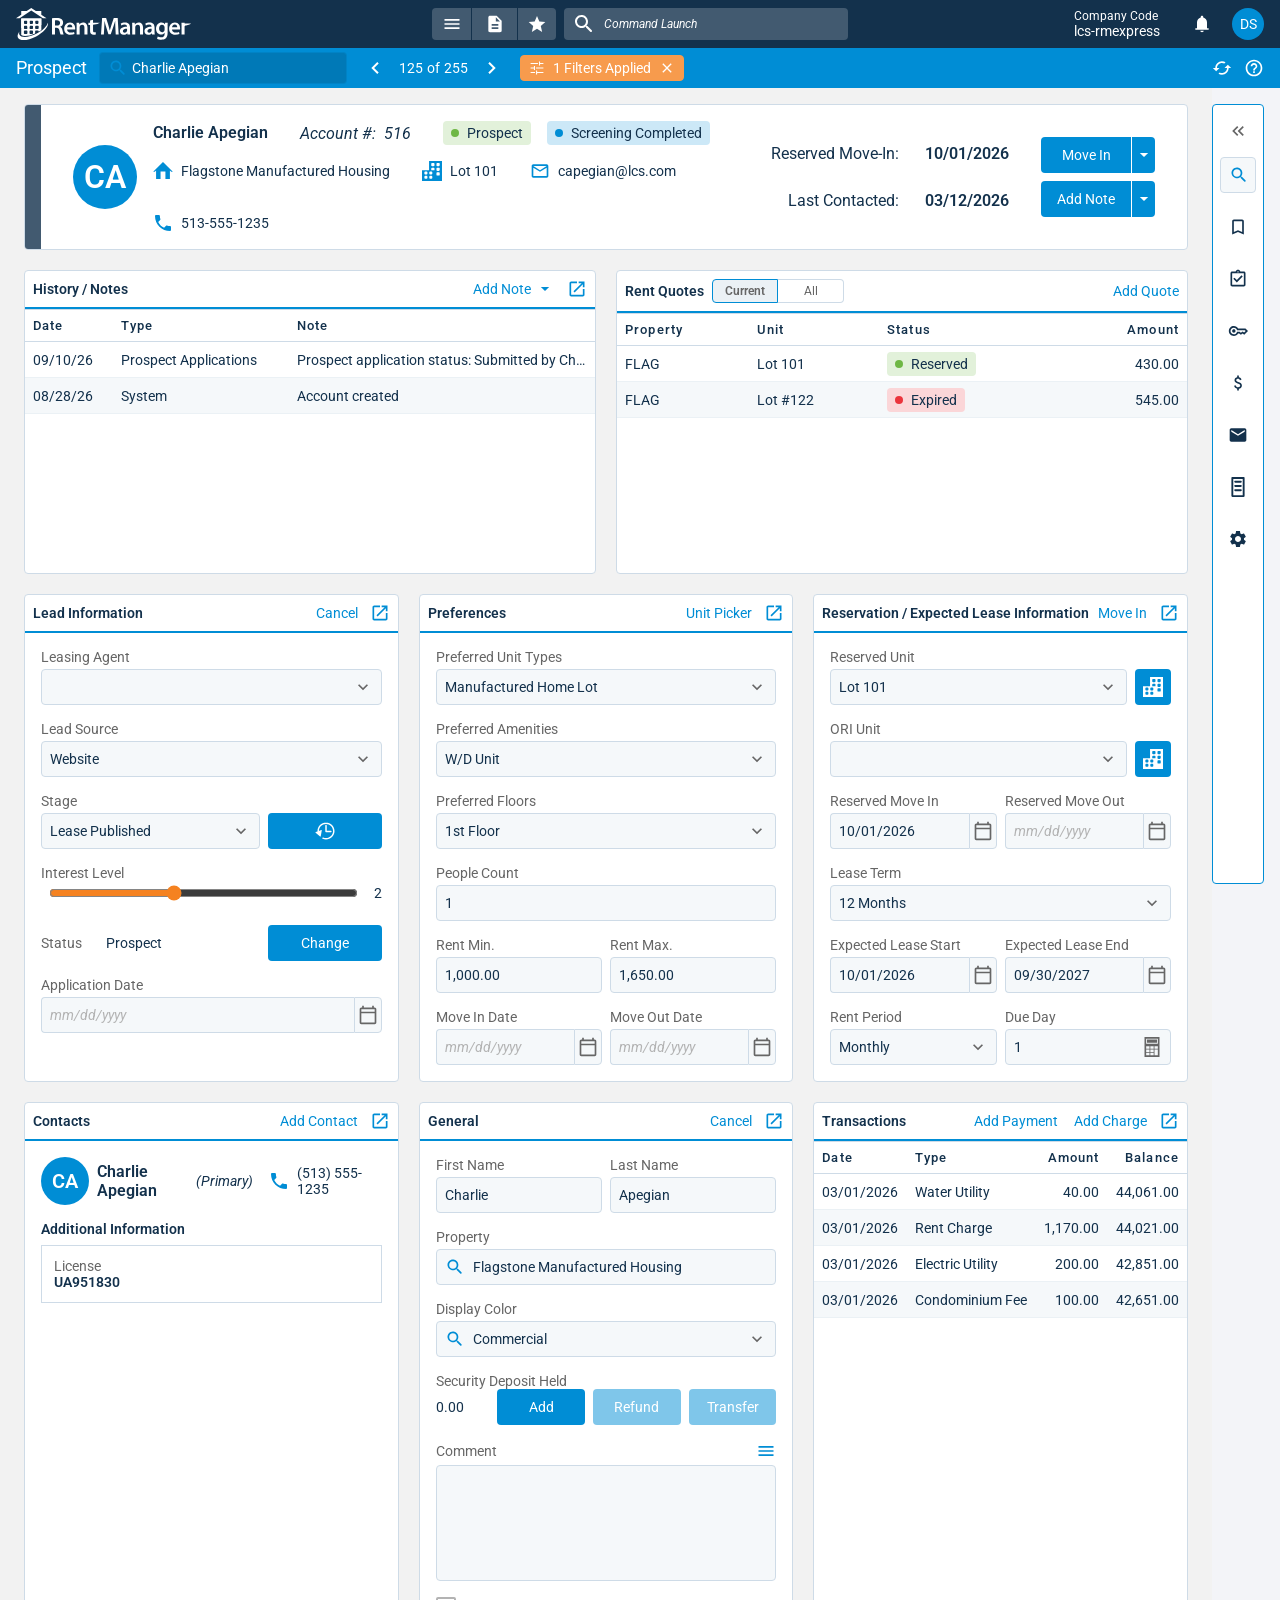
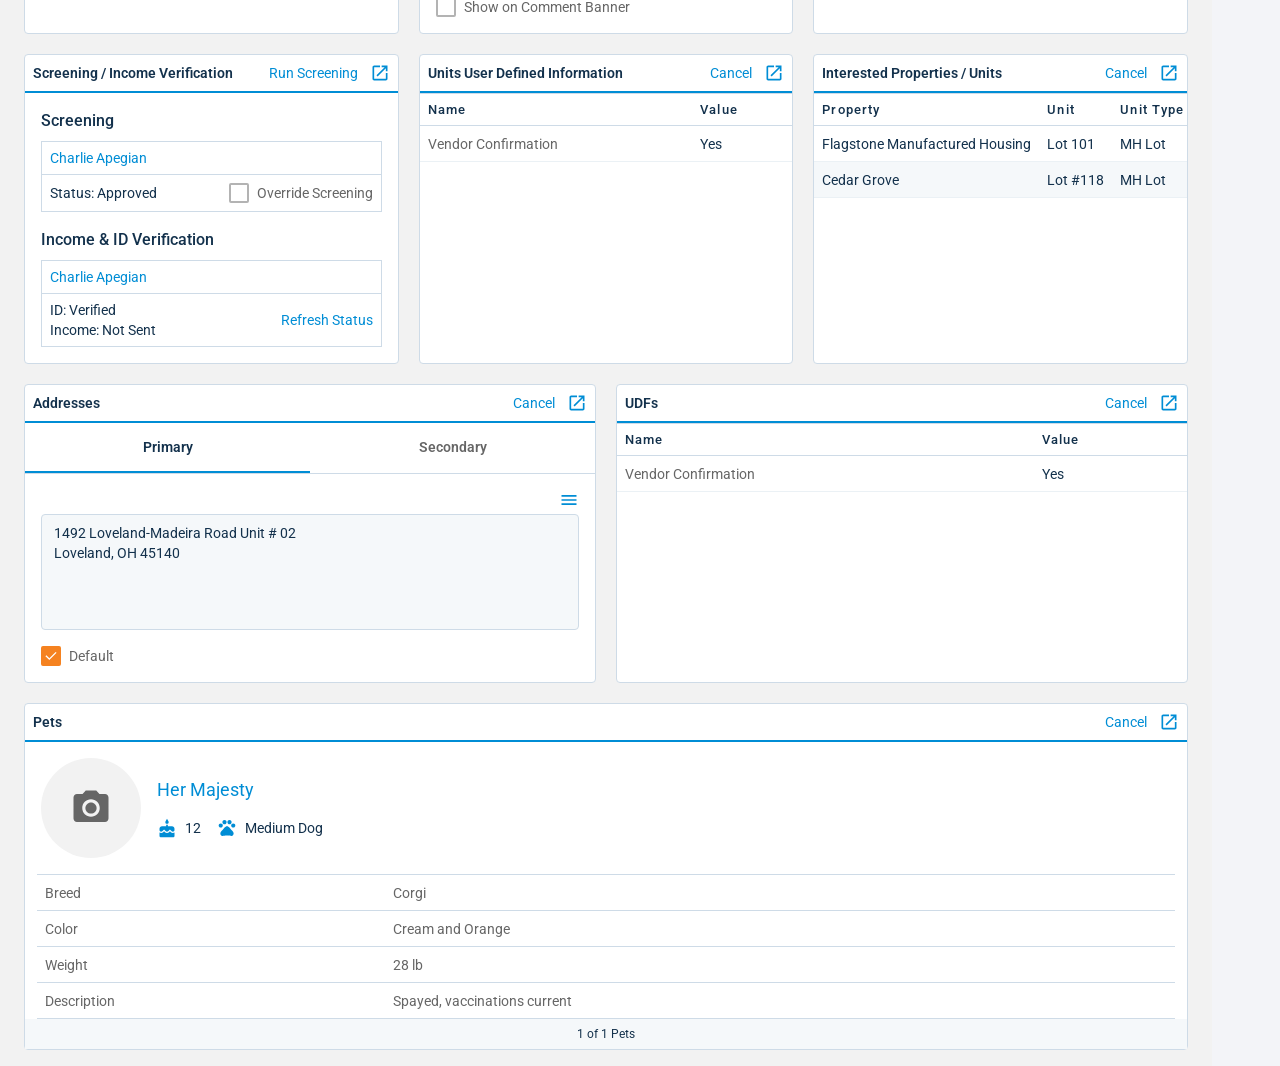
<file: screens/prospect-details.html>
<!doctype html>
<html lang="en">
<head>
<meta charset="utf-8">
<meta name="viewport" content="width=device-width, initial-scale=1">
<meta name="rmx-skill" content="4.2.0">
<meta name="rmx-tokens" content="6144b103c405">
<title>Prospect details — Rent Manager Express</title>
<!-- Favicon: RM house logo, full colour (RMX Components "Brand Logo, Full Color, House Logo", assets/loading-spinner-logo.svg) -->
<link rel="icon" type="image/svg+xml" href="[data-uri]">
<link href="https://fonts.googleapis.com/css2?family=Roboto:ital,wght@0,400;0,500;0,600;1,400;1,500;1,600&display=swap" rel="stylesheet">
<link rel="stylesheet" href="../assets/tokens.css">
<link rel="stylesheet" href="../assets/type.css">
<link rel="stylesheet" href="../assets/rmx.css">
<link rel="stylesheet" href="../assets/proto.css">
<link rel="stylesheet" href="../assets/responsive.css">
<link rel="stylesheet" href="../assets/megamenu.css">
<link rel="stylesheet" href="../assets/home.css">
</head>
<body class="rmx">
<!-- RMX_ICONS:START - injected from assets/icons.svg, regenerated by check.mjs --fix -->
<svg xmlns="http://www.w3.org/2000/svg" style="display:none">
<!-- RMX icon core — GENERATED FROM THE LIVE LIBRARY. DO NOT EDIT BY HAND.
     Real geometry from RMX Iconography, plus the Rent Manager logo from the
     app bar (node 9671:2926). Source of truth: data/icons-core.json. -->
<symbol id="keyboard-arrow-up" viewBox="0 0 20 20" fill="currentColor"><path d="M13.825 12.8417L10 9.02502L6.175 12.8417L5 11.6667L10 6.66669L15 11.6667L13.825 12.8417Z"/></symbol>
<symbol id="keyboard-arrow-down" viewBox="0 0 20 20" fill="currentColor"><path d="M6.175 7.15833L10 10.975L13.825 7.15833L15 8.33333L10 13.3333L5 8.33333L6.175 7.15833Z"/></symbol>
<symbol id="chevron-left" viewBox="0 0 20 20" fill="currentColor"><path d="M13.0875 6.175L11.9125 5L6.91248 10L11.9125 15L13.0875 13.825L9.27081 10L13.0875 6.175Z"/></symbol>
<symbol id="chevron-right" viewBox="0 0 20 20" fill="currentColor"><path d="M8.08748 5L6.91248 6.175L10.7291 10L6.91248 13.825L8.08748 15L13.0875 10L8.08748 5Z"/></symbol>
<symbol id="keyboard-double-arrow-left" viewBox="0 0 20 20" fill="currentColor"><path d="M14.6584 15L15.8334 13.825L12.0167 10L15.8334 6.175L14.6584 5L9.65835 10L14.6584 15Z"/><path d="M9.16669 15L10.3417 13.825L6.52502 10L10.3417 6.175L9.16669 5L4.16669 10L9.16669 15Z"/></symbol>
<symbol id="keyboard-double-arrow-right" viewBox="0 0 20 20" fill="currentColor"><path d="M7.97919 10L4.16669 6.16667L5.33335 5L10.3334 10L5.33335 15L4.16669 13.8333L7.97919 10ZM13.4792 10L9.66669 6.16667L10.8334 5L15.8334 10L10.8334 15L9.66669 13.8333L13.4792 10Z"/></symbol>
<symbol id="arrow-drop-up" viewBox="0 0 20 20" fill="currentColor"><path d="M5.83331 12.0834L9.99998 7.91669L14.1666 12.0834H5.83331Z"/></symbol>
<symbol id="arrow-drop-down" viewBox="0 0 20 20" fill="currentColor"><path d="M5.83334 7.91669L10 12.0834L14.1667 7.91669H5.83334Z"/></symbol>
<symbol id="arrow-back" viewBox="0 0 20 20" fill="currentColor"><path d="M6.52084 10.8333L11.1875 15.5L10 16.6666L3.33334 9.99998L10 3.33331L11.1875 4.49998L6.52084 9.16665H16.6667V10.8333H6.52084Z"/></symbol>
<symbol id="arrow-forward" viewBox="0 0 20 20" fill="currentColor"><path d="M13.4792 10.8333H3.33334V9.16665H13.4792L8.81251 4.49998L10 3.33331L16.6667 9.99998L10 16.6666L8.81251 15.5L13.4792 10.8333Z"/></symbol>
<symbol id="arrow-upward" viewBox="0 0 20 20" fill="currentColor"><path d="M9.1669 16.665V6.52173L4.5014 11.1872L3.33502 10L10 3.33502L16.665 10L15.4986 11.1872L10.8331 6.52173V16.665H9.1669Z"/></symbol>
<symbol id="arrow-downward" viewBox="0 0 20 20" fill="currentColor"><path d="M9.16687 3.33502V13.4783L4.50137 8.81282L3.33499 10L9.99999 16.665L16.665 10L15.4986 8.81282L10.8331 13.4783V3.33502H9.16687Z"/></symbol>
<symbol id="first-page" viewBox="0 0 20 20" fill="currentColor"><path d="M15.1708 13.825L11.3458 10L15.1708 6.175L13.9958 5L8.99583 10L13.9958 15L15.1708 13.825ZM4.82916 5H6.49583V15H4.82916V5Z"/></symbol>
<symbol id="last-page" viewBox="0 0 20 20" fill="currentColor"><path d="M4.82916 6.175L8.65416 10L4.82916 13.825L6.00416 15L11.0042 10L6.00416 5L4.82916 6.175ZM13.5042 5H15.1708V15H13.5042V5Z"/></symbol>
<symbol id="info" viewBox="0 0 20 20" fill="currentColor"><path d="M9.16669 5.83335H10.8334V7.50002H9.16669V5.83335ZM9.16669 9.16669H10.8334V14.1667H9.16669V9.16669ZM10 1.66669C5.40002 1.66669 1.66669 5.40002 1.66669 10C1.66669 14.6 5.40002 18.3334 10 18.3334C14.6 18.3334 18.3334 14.6 18.3334 10C18.3334 5.40002 14.6 1.66669 10 1.66669ZM10 16.6667C6.32502 16.6667 3.33335 13.675 3.33335 10C3.33335 6.32502 6.32502 3.33335 10 3.33335C13.675 3.33335 16.6667 6.32502 16.6667 10C16.6667 13.675 13.675 16.6667 10 16.6667Z"/></symbol>
<symbol id="info-filled" viewBox="0 0 20 20" fill="currentColor"><path d="M9.16669 14.1667H10.8334V9.16669H9.16669V14.1667ZM10 7.50002C10.2361 7.50002 10.434 7.42016 10.5938 7.26044C10.7535 7.10071 10.8334 6.9028 10.8334 6.66669C10.8334 6.43058 10.7535 6.23266 10.5938 6.07294C10.434 5.91321 10.2361 5.83335 10 5.83335C9.76391 5.83335 9.56599 5.91321 9.40627 6.07294C9.24655 6.23266 9.16669 6.43058 9.16669 6.66669C9.16669 6.9028 9.24655 7.10071 9.40627 7.26044C9.56599 7.42016 9.76391 7.50002 10 7.50002ZM10 18.3334C8.84724 18.3334 7.76391 18.1146 6.75002 17.6771C5.73613 17.2396 4.85419 16.6459 4.10419 15.8959C3.35419 15.1459 2.76044 14.2639 2.32294 13.25C1.88544 12.2361 1.66669 11.1528 1.66669 10C1.66669 8.84724 1.88544 7.76391 2.32294 6.75002C2.76044 5.73613 3.35419 4.85419 4.10419 4.10419C4.85419 3.35419 5.73613 2.76044 6.75002 2.32294C7.76391 1.88544 8.84724 1.66669 10 1.66669C11.1528 1.66669 12.2361 1.88544 13.25 2.32294C14.2639 2.76044 15.1459 3.35419 15.8959 4.10419C16.6459 4.85419 17.2396 5.73613 17.6771 6.75002C18.1146 7.76391 18.3334 8.84724 18.3334 10C18.3334 11.1528 18.1146 12.2361 17.6771 13.25C17.2396 14.2639 16.6459 15.1459 15.8959 15.8959C15.1459 16.6459 14.2639 17.2396 13.25 17.6771C12.2361 18.1146 11.1528 18.3334 10 18.3334Z"/></symbol>
<symbol id="error" viewBox="0 0 20 20" fill="currentColor"><path d="M9.16669 12.5H10.8334V14.1667H9.16669V12.5ZM9.16669 5.83335H10.8334V10.8334H9.16669V5.83335ZM9.99169 1.66669C5.39169 1.66669 1.66669 5.40002 1.66669 10C1.66669 14.6 5.39169 18.3334 9.99169 18.3334C14.6 18.3334 18.3334 14.6 18.3334 10C18.3334 5.40002 14.6 1.66669 9.99169 1.66669ZM10 16.6667C6.31669 16.6667 3.33335 13.6834 3.33335 10C3.33335 6.31669 6.31669 3.33335 10 3.33335C13.6834 3.33335 16.6667 6.31669 16.6667 10C16.6667 13.6834 13.6834 16.6667 10 16.6667Z"/></symbol>
<symbol id="error-filled" viewBox="0 0 20 20" fill="currentColor"><path d="M10 14.1667C10.2361 14.1667 10.434 14.0868 10.5938 13.9271C10.7535 13.7674 10.8334 13.5695 10.8334 13.3334C10.8334 13.0972 10.7535 12.8993 10.5938 12.7396C10.434 12.5799 10.2361 12.5 10 12.5C9.76391 12.5 9.56599 12.5799 9.40627 12.7396C9.24655 12.8993 9.16669 13.0972 9.16669 13.3334C9.16669 13.5695 9.24655 13.7674 9.40627 13.9271C9.56599 14.0868 9.76391 14.1667 10 14.1667ZM9.16669 10.8334H10.8334V5.83335H9.16669V10.8334ZM10 18.3334C8.84724 18.3334 7.76391 18.1146 6.75002 17.6771C5.73613 17.2396 4.85419 16.6459 4.10419 15.8959C3.35419 15.1459 2.76044 14.2639 2.32294 13.25C1.88544 12.2361 1.66669 11.1528 1.66669 10C1.66669 8.84724 1.88544 7.76391 2.32294 6.75002C2.76044 5.73613 3.35419 4.85419 4.10419 4.10419C4.85419 3.35419 5.73613 2.76044 6.75002 2.32294C7.76391 1.88544 8.84724 1.66669 10 1.66669C11.1528 1.66669 12.2361 1.88544 13.25 2.32294C14.2639 2.76044 15.1459 3.35419 15.8959 4.10419C16.6459 4.85419 17.2396 5.73613 17.6771 6.75002C18.1146 7.76391 18.3334 8.84724 18.3334 10C18.3334 11.1528 18.1146 12.2361 17.6771 13.25C17.2396 14.2639 16.6459 15.1459 15.8959 15.8959C15.1459 16.6459 14.2639 17.2396 13.25 17.6771C12.2361 18.1146 11.1528 18.3334 10 18.3334Z"/></symbol>
<symbol id="warning" viewBox="0 0 20 20" fill="currentColor"><path d="M9.99998 5.40831L16.275 16.25H3.72498L9.99998 5.40831ZM9.99998 2.08331L0.833313 17.9166H19.1666L9.99998 2.08331ZM10.8333 13.75H9.16665V15.4166H10.8333V13.75ZM10.8333 8.74998H9.16665V12.0833H10.8333V8.74998Z"/></symbol>
<symbol id="warning-filled" viewBox="0 0 20 20" fill="currentColor"><path d="M0.833313 17.5L9.99998 1.66669L19.1666 17.5H0.833313ZM9.99998 15C10.2361 15 10.434 14.9202 10.5937 14.7604C10.7535 14.6007 10.8333 14.4028 10.8333 14.1667C10.8333 13.9306 10.7535 13.7327 10.5937 13.5729C10.434 13.4132 10.2361 13.3334 9.99998 13.3334C9.76387 13.3334 9.56595 13.4132 9.40623 13.5729C9.24651 13.7327 9.16665 13.9306 9.16665 14.1667C9.16665 14.4028 9.24651 14.6007 9.40623 14.7604C9.56595 14.9202 9.76387 15 9.99998 15ZM9.16665 12.5H10.8333V8.33335H9.16665V12.5Z"/></symbol>
<symbol id="help" viewBox="0 0 20 20" fill="currentColor"><path d="M9.16669 15H10.8334V13.3334H9.16669V15ZM10 1.66669C5.40002 1.66669 1.66669 5.40002 1.66669 10C1.66669 14.6 5.40002 18.3334 10 18.3334C14.6 18.3334 18.3334 14.6 18.3334 10C18.3334 5.40002 14.6 1.66669 10 1.66669ZM10 16.6667C6.32502 16.6667 3.33335 13.675 3.33335 10C3.33335 6.32502 6.32502 3.33335 10 3.33335C13.675 3.33335 16.6667 6.32502 16.6667 10C16.6667 13.675 13.675 16.6667 10 16.6667ZM10 5.00002C8.15835 5.00002 6.66669 6.49169 6.66669 8.33335H8.33335C8.33335 7.41669 9.08335 6.66669 10 6.66669C10.9167 6.66669 11.6667 7.41669 11.6667 8.33335C11.6667 10 9.16669 9.79169 9.16669 12.5H10.8334C10.8334 10.625 13.3334 10.4167 13.3334 8.33335C13.3334 6.49169 11.8417 5.00002 10 5.00002Z"/></symbol>
<symbol id="notifications" viewBox="0 0 20 20" fill="currentColor"><path d="M3.33334 15.8334V14.1667H5.00001V8.33335C5.00001 7.18058 5.34723 6.15627 6.04168 5.26044C6.73612 4.3646 7.6389 3.7778 8.75001 3.50002V2.91669C8.75001 2.56946 8.87154 2.27433 9.11459 2.03127C9.35765 1.78821 9.65279 1.66669 10 1.66669C10.3472 1.66669 10.6424 1.78821 10.8854 2.03127C11.1285 2.27433 11.25 2.56946 11.25 2.91669V3.50002C12.3611 3.7778 13.2639 4.3646 13.9583 5.26044C14.6528 6.15627 15 7.18058 15 8.33335V14.1667H16.6667V15.8334H3.33334ZM10 18.3334C9.54168 18.3334 9.14932 18.1702 8.82293 17.8438C8.49654 17.5174 8.33334 17.125 8.33334 16.6667H11.6667C11.6667 17.125 11.5035 17.5174 11.1771 17.8438C10.8507 18.1702 10.4583 18.3334 10 18.3334Z"/></symbol>
<symbol id="call" viewBox="0 0 20 20" fill="currentColor"><path d="M5.21778 8.92445C6.49778 11.44 8.56001 13.4933 11.0756 14.7822L13.0311 12.8267C13.2711 12.5867 13.6267 12.5067 13.9378 12.6133C14.9334 12.9422 16.0089 13.12 17.1111 13.12C17.6 13.12 18 13.52 18 14.0089V17.1111C18 17.6 17.6 18 17.1111 18C8.76445 18 2 11.2356 2 2.88889C2 2.4 2.4 2 2.88889 2H6.00001C6.4889 2 6.8889 2.4 6.8889 2.88889C6.8889 4 7.06667 5.06667 7.39556 6.06223C7.49334 6.37334 7.42223 6.72001 7.17334 6.9689L5.21778 8.92445Z"/></symbol>
<symbol id="mail" viewBox="0 0 20 20" fill="currentColor"><path d="M16.6667 3.33331H3.33335C2.41669 3.33331 1.67502 4.08331 1.67502 4.99998L1.66669 15C1.66669 15.9166 2.41669 16.6666 3.33335 16.6666H16.6667C17.5834 16.6666 18.3334 15.9166 18.3334 15V4.99998C18.3334 4.08331 17.5834 3.33331 16.6667 3.33331ZM16.6667 6.66665L10 10.8333L3.33335 6.66665V4.99998L10 9.16665L16.6667 4.99998V6.66665Z"/></symbol>
<symbol id="send" viewBox="0 0 20 20" fill="currentColor"><path d="M3.05937 17L17.601 10.7667C18.276 10.475 18.276 9.52499 17.601 9.23333L3.05937 2.99999C2.50937 2.75833 1.90103 3.16666 1.90103 3.75833L1.8927 7.59999C1.8927 8.01666 2.20103 8.37499 2.6177 8.42499L14.3927 9.99999L2.6177 11.5667C2.20103 11.625 1.8927 11.9833 1.8927 12.4L1.90103 16.2417C1.90103 16.8333 2.50937 17.2417 3.05937 17Z"/></symbol>
<symbol id="add" viewBox="0 0 20 20" fill="currentColor"><path d="M15.8334 10.8333H10.8334V15.8333H9.16669V10.8333H4.16669V9.16666H9.16669V4.16666H10.8334V9.16666H15.8334V10.8333Z"/></symbol>
<symbol id="remove" viewBox="0 0 20 20" fill="currentColor"><path d="M4.16669 10.8333V9.16666H15.8334V10.8333H4.16669Z"/></symbol>
<symbol id="close" viewBox="0 0 20 20" fill="currentColor"><path d="M15.8334 5.34166L14.6584 4.16666L10 8.82499L5.34169 4.16666L4.16669 5.34166L8.82502 9.99999L4.16669 14.6583L5.34169 15.8333L10 11.175L14.6584 15.8333L15.8334 14.6583L11.175 9.99999L15.8334 5.34166Z"/></symbol>
<symbol id="check" viewBox="0 0 20 20" fill="currentColor"><path d="M7.90168 15.1494L3.01996 10.2676L4.24039 9.04721L7.90168 12.7085L15.7595 4.85065L16.98 6.07108L7.90168 15.1494Z"/></symbol>
<symbol id="check-circle" viewBox="0 0 20 20" fill="currentColor"><path d="M10 1.66666C5.40002 1.66666 1.66669 5.39999 1.66669 9.99999C1.66669 14.6 5.40002 18.3333 10 18.3333C14.6 18.3333 18.3334 14.6 18.3334 9.99999C18.3334 5.39999 14.6 1.66666 10 1.66666ZM10 16.6667C6.32502 16.6667 3.33335 13.675 3.33335 9.99999C3.33335 6.32499 6.32502 3.33332 10 3.33332C13.675 3.33332 16.6667 6.32499 16.6667 9.99999C16.6667 13.675 13.675 16.6667 10 16.6667ZM13.825 6.31666L8.33335 11.8083L6.17502 9.65832L5.00002 10.8333L8.33335 14.1667L15 7.49999L13.825 6.31666Z"/></symbol>
<symbol id="check-circle-filled" viewBox="0 0 20 20" fill="currentColor"><path d="M10 1.66666C5.40002 1.66666 1.66669 5.39999 1.66669 9.99999C1.66669 14.6 5.40002 18.3333 10 18.3333C14.6 18.3333 18.3334 14.6 18.3334 9.99999C18.3334 5.39999 14.6 1.66666 10 1.66666ZM8.33335 14.1667L4.16669 9.99999L5.34169 8.82499L8.33335 11.8083L14.6584 5.48332L15.8334 6.66666L8.33335 14.1667Z"/></symbol>
<symbol id="add-circle" viewBox="0 0 20 20" fill="currentColor"><path d="M10.9 5.5H9.1V9.1H5.5V10.9H9.1V14.5H10.9V10.9H14.5V9.1H10.9V5.5ZM10 1C5.032 1 1 5.032 1 10C1 14.968 5.032 19 10 19C14.968 19 19 14.968 19 10C19 5.032 14.968 1 10 1ZM10 17.2C6.031 17.2 2.8 13.969 2.8 10C2.8 6.031 6.031 2.8 10 2.8C13.969 2.8 17.2 6.031 17.2 10C17.2 13.969 13.969 17.2 10 17.2Z"/></symbol>
<symbol id="edit" viewBox="0 0 20 20" fill="currentColor"><path d="M2.49896 17.501H5.62396L14.8406 8.28438L11.7156 5.15938L2.49896 14.376V17.501ZM4.16563 15.0677L11.7156 7.51771L12.4823 8.28438L4.9323 15.8344H4.16563V15.0677Z"/><path d="M15.3073 2.74271C14.9823 2.41771 14.4573 2.41771 14.1323 2.74271L12.6073 4.26771L15.7323 7.39271L17.2573 5.86771C17.5823 5.54271 17.5823 5.01771 17.2573 4.69271L15.3073 2.74271Z"/></symbol>
<symbol id="edit-filled" viewBox="0 0 20 20" fill="currentColor"><path d="M2.49896 14.376V17.501H5.62396L14.8406 8.28438L11.7156 5.15938L2.49896 14.376Z"/><path d="M17.2573 4.69271L15.3073 2.74271C14.9823 2.41771 14.4573 2.41771 14.1323 2.74271L12.6073 4.26771L15.7323 7.39271L17.2573 5.86771C17.5823 5.54271 17.5823 5.01771 17.2573 4.69271Z"/></symbol>
<symbol id="delete-filled" viewBox="0 0 20 20" fill="currentColor"><path d="M4.99999 15.8333C4.99999 16.75 5.74999 17.5 6.66666 17.5H13.3333C14.25 17.5 15 16.75 15 15.8333V5.83333H4.99999V15.8333ZM15.8333 3.33333H12.9167L12.0833 2.5H7.91666L7.08332 3.33333H4.16666V5H15.8333V3.33333Z"/></symbol>
<symbol id="menu" viewBox="0 0 20 20" fill="currentColor"><path d="M2.5 15H17.5V13.3333H2.5V15ZM2.5 10.8333H17.5V9.16667H2.5V10.8333ZM2.5 5V6.66667H17.5V5H2.5Z"/></symbol>
<symbol id="search" viewBox="0 0 20 20" fill="currentColor"><path d="M12.9167 11.6667H12.2583L12.025 11.4417C13.025 10.275 13.5417 8.68334 13.2583 6.99167C12.8667 4.675 10.9333 2.825 8.59999 2.54167C5.07499 2.10834 2.10832 5.075 2.54165 8.6C2.82499 10.9333 4.67499 12.8667 6.99165 13.2583C8.68332 13.5417 10.275 13.025 11.4417 12.025L11.6667 12.2583V12.9167L15.2083 16.4583C15.55 16.8 16.1083 16.8 16.45 16.4583C16.7917 16.1167 16.7917 15.5583 16.45 15.2167L12.9167 11.6667ZM7.91665 11.6667C5.84165 11.6667 4.16665 9.99167 4.16665 7.91667C4.16665 5.84167 5.84165 4.16667 7.91665 4.16667C9.99165 4.16667 11.6667 5.84167 11.6667 7.91667C11.6667 9.99167 9.99165 11.6667 7.91665 11.6667Z"/></symbol>
<symbol id="grade" viewBox="0 0 20 20" fill="currentColor"><path d="M10 14.8083L15.15 17.9167L13.7833 12.0583L18.3333 8.11667L12.3417 7.60834L10 2.08334L7.65834 7.60834L1.66667 8.11667L6.21667 12.0583L4.85001 17.9167L10 14.8083Z"/></symbol>
<symbol id="reports" viewBox="0 0 20 20" fill="currentColor"><path d="M12.8125 5.67188H7.18752C6.67002 5.67188 6.25002 5.25188 6.25002 4.73438C6.25002 4.21688 6.67002 3.79688 7.18752 3.79688H12.8125C13.33 3.79688 13.75 4.21688 13.75 4.73438C13.75 5.25188 13.33 5.67188 12.8125 5.67188ZM12.8125 9.90563H7.18752C6.67002 9.90563 6.25002 9.48563 6.25002 8.96813C6.25002 8.45063 6.67002 8.03063 7.18752 8.03063H12.8125C13.33 8.03063 13.75 8.45063 13.75 8.96813C13.75 9.48563 13.33 9.90563 12.8125 9.90563ZM12.8125 14.1406H7.18752C6.67002 14.1406 6.25002 13.7206 6.25002 13.2031C6.25002 12.6856 6.67002 12.2656 7.18752 12.2656H12.8125C13.33 12.2656 13.75 12.6856 13.75 13.2031C13.75 13.7206 13.33 14.1406 12.8125 14.1406ZM15.6625 20H4.33752C3.82002 20 3.40002 19.58 3.40002 19.0625V0.990631C3.40002 0.473131 3.82002 0.0531311 4.33752 0.0531311H15.6625C16.18 0.0531311 16.6 0.473131 16.6 0.990631V19.0625C16.6 19.58 16.18 20 15.6625 20ZM5.28065 18.125H14.7181V1.93438H5.28065V18.125Z"/></symbol>
<symbol id="description" viewBox="0 0 20 20" fill="currentColor"><path d="M6.66665 15H13.3333V13.3333H6.66665V15ZM6.66665 11.6667H13.3333V9.99999H6.66665V11.6667ZM4.99998 18.3333C4.54165 18.3333 4.14929 18.1701 3.8229 17.8437C3.49651 17.5174 3.33331 17.125 3.33331 16.6667V3.33332C3.33331 2.87499 3.49651 2.48263 3.8229 2.15624C4.14929 1.82985 4.54165 1.66666 4.99998 1.66666H11.6666L16.6666 6.66666V16.6667C16.6666 17.125 16.5035 17.5174 16.1771 17.8437C15.8507 18.1701 15.4583 18.3333 15 18.3333H4.99998ZM10.8333 7.49999H15L10.8333 3.33332V7.49999Z"/></symbol>
<symbol id="print" viewBox="0 0 20 20" fill="currentColor"><path d="M16.3 6.44444H3.7C2.206 6.44444 1 7.63556 1 9.11111V14.4444H4.6V18H15.4V14.4444H19V9.11111C19 7.63556 17.794 6.44444 16.3 6.44444ZM13.6 16.2222H6.4V11.7778H13.6V16.2222ZM16.3 10C15.805 10 15.4 9.6 15.4 9.11111C15.4 8.62222 15.805 8.22222 16.3 8.22222C16.795 8.22222 17.2 8.62222 17.2 9.11111C17.2 9.6 16.795 10 16.3 10ZM15.4 2H4.6V5.55556H15.4V2Z"/></symbol>
<symbol id="refresh" viewBox="0 0 20 20" fill="currentColor"><path d="M14.7042 5.29168C13.4958 4.08334 11.8375 3.33334 9.99583 3.33334C6.3125 3.33334 3.3375 6.31668 3.3375 10C3.3375 13.6833 6.3125 16.6667 9.99583 16.6667C13.1042 16.6667 15.6958 14.5417 16.4375 11.6667H14.7042C14.0208 13.6083 12.1708 15 9.99583 15C7.2375 15 4.99583 12.7583 4.99583 10C4.99583 7.24168 7.2375 5.00001 9.99583 5.00001C11.3792 5.00001 12.6125 5.57501 13.5125 6.48334L10.8292 9.16668H16.6625V3.33334L14.7042 5.29168Z"/></symbol>
<symbol id="settings" viewBox="0 0 20 20" fill="currentColor"><path d="M15.95 10.7833C15.9833 10.5333 16 10.275 16 10C16 9.73333 15.9833 9.46667 15.9417 9.21667L17.6333 7.9C17.7833 7.78333 17.825 7.55833 17.7333 7.39167L16.1333 4.625C16.0333 4.44167 15.825 4.38333 15.6417 4.44167L13.65 5.24167C13.2333 4.925 12.7917 4.65833 12.3 4.45833L12 2.34167C11.9667 2.14167 11.8 2 11.6 2H8.39999C8.19999 2 8.04166 2.14167 8.00832 2.34167L7.70832 4.45833C7.21666 4.65833 6.76666 4.93333 6.35832 5.24167L4.36666 4.44167C4.18332 4.375 3.97499 4.44167 3.87499 4.625L2.28332 7.39167C2.18332 7.56667 2.21666 7.78333 2.38332 7.9L4.07499 9.21667C4.03332 9.46667 3.99999 9.74167 3.99999 10C3.99999 10.2583 4.01666 10.5333 4.05832 10.7833L2.36666 12.1C2.21666 12.2167 2.17499 12.4417 2.26666 12.6083L3.86666 15.375C3.96666 15.5583 4.17499 15.6167 4.35832 15.5583L6.34999 14.7583C6.76666 15.075 7.20832 15.3417 7.69999 15.5417L7.99999 17.6583C8.04166 17.8583 8.19999 18 8.39999 18H11.6C11.8 18 11.9667 17.8583 11.9917 17.6583L12.2917 15.5417C12.7833 15.3417 13.2333 15.075 13.6417 14.7583L15.6333 15.5583C15.8167 15.625 16.025 15.5583 16.125 15.375L17.725 12.6083C17.825 12.425 17.7833 12.2167 17.625 12.1L15.95 10.7833ZM9.99999 13C8.34999 13 6.99999 11.65 6.99999 10C6.99999 8.35 8.34999 7 9.99999 7C11.65 7 13 8.35 13 10C13 11.65 11.65 13 9.99999 13Z"/></symbol>
<symbol id="more-vert" viewBox="0 0 20 20" fill="currentColor"><path d="M9.99998 6.66668C10.9166 6.66668 11.6666 5.91668 11.6666 5.00001C11.6666 4.08334 10.9166 3.33334 9.99998 3.33334C9.08331 3.33334 8.33331 4.08334 8.33331 5.00001C8.33331 5.91668 9.08331 6.66668 9.99998 6.66668ZM9.99998 8.33334C9.08331 8.33334 8.33331 9.08334 8.33331 10C8.33331 10.9167 9.08331 11.6667 9.99998 11.6667C10.9166 11.6667 11.6666 10.9167 11.6666 10C11.6666 9.08334 10.9166 8.33334 9.99998 8.33334ZM9.99998 13.3333C9.08331 13.3333 8.33331 14.0833 8.33331 15C8.33331 15.9167 9.08331 16.6667 9.99998 16.6667C10.9166 16.6667 11.6666 15.9167 11.6666 15C11.6666 14.0833 10.9166 13.3333 9.99998 13.3333Z"/></symbol>
<symbol id="tune" viewBox="0 0 20 20" fill="currentColor"><path d="M8.82222 18V13H10.1556V14.8444H18V16.1778H10.1556V18H8.82222ZM2 16.1778V14.8444H7.48889V16.1778H2ZM6.15556 12.4889V10.6667H2V9.33333H6.15556V7.46667H7.48889V12.4889H6.15556ZM8.82222 10.6667V9.33333H18V10.6667H8.82222ZM12.5111 7V2H13.8444V3.82222H18V5.15556H13.8444V7H12.5111ZM2 5.15556V3.82222H11.1778V5.15556H2Z"/></symbol>
<symbol id="visibility" viewBox="0 0 20 20" fill="currentColor"><path d="M10 13.3333C11.0417 13.3333 11.9271 12.9688 12.6563 12.2396C13.3854 11.5104 13.75 10.625 13.75 9.58334C13.75 8.54168 13.3854 7.65626 12.6563 6.92709C11.9271 6.19793 11.0417 5.83334 10 5.83334C8.95834 5.83334 8.07293 6.19793 7.34376 6.92709C6.61459 7.65626 6.25001 8.54168 6.25001 9.58334C6.25001 10.625 6.61459 11.5104 7.34376 12.2396C8.07293 12.9688 8.95834 13.3333 10 13.3333ZM10 11.8333C9.37501 11.8333 8.84376 11.6146 8.40626 11.1771C7.96876 10.7396 7.75001 10.2083 7.75001 9.58334C7.75001 8.95834 7.96876 8.42709 8.40626 7.98959C8.84376 7.55209 9.37501 7.33334 10 7.33334C10.625 7.33334 11.1563 7.55209 11.5938 7.98959C12.0313 8.42709 12.25 8.95834 12.25 9.58334C12.25 10.2083 12.0313 10.7396 11.5938 11.1771C11.1563 11.6146 10.625 11.8333 10 11.8333ZM10 15.8333C7.97223 15.8333 6.12501 15.2674 4.45834 14.1354C2.79168 13.0035 1.58334 11.4861 0.833344 9.58334C1.58334 7.68057 2.79168 6.1632 4.45834 5.03126C6.12501 3.89932 7.97223 3.33334 10 3.33334C12.0278 3.33334 13.875 3.89932 15.5417 5.03126C17.2083 6.1632 18.4167 7.68057 19.1667 9.58334C18.4167 11.4861 17.2083 13.0035 15.5417 14.1354C13.875 15.2674 12.0278 15.8333 10 15.8333Z"/></symbol>
<symbol id="folder" viewBox="0 0 20 20" fill="currentColor"><path d="M3.5 16C3.09722 16 2.74653 15.8507 2.44792 15.5521C2.14931 15.2535 2 14.9028 2 14.5V5.5C2 5.0875 2.14931 4.73438 2.44792 4.44063C2.74653 4.14688 3.09722 4 3.5 4H8L10 6H16.5C16.9125 6 17.2656 6.14688 17.5594 6.44063C17.8531 6.73438 18 7.0875 18 7.5V14.5C18 14.9028 17.8531 15.2535 17.5594 15.5521C17.2656 15.8507 16.9125 16 16.5 16H3.5ZM3.5 14.5H16.5V7.5H9.375L7.375 5.5H3.5V14.5Z"/></symbol>
<symbol id="download" viewBox="0 0 20 20" fill="currentColor"><path d="M15.8333 10V15.8333H4.16667V10H2.5V15.8333C2.5 16.75 3.25 17.5 4.16667 17.5H15.8333C16.75 17.5 17.5 16.75 17.5 15.8333V10H15.8333ZM10.8333 10.5583L12.9917 8.40833L14.1667 9.58333L10 13.75L5.83333 9.58333L7.00833 8.40833L9.16667 10.5583V2.5H10.8333V10.5583Z"/></symbol>
<symbol id="list" viewBox="0 0 20 20" fill="currentColor"><path d="M2.5 10.8333H4.16667V9.16668H2.5V10.8333ZM2.5 14.1667H4.16667V12.5H2.5V14.1667ZM2.5 7.50001H4.16667V5.83334H2.5V7.50001ZM5.83333 10.8333H17.5V9.16668H5.83333V10.8333ZM5.83333 14.1667H17.5V12.5H5.83333V14.1667ZM5.83333 5.83334V7.50001H17.5V5.83334H5.83333Z"/></symbol>
<symbol id="autorenew" viewBox="0 0 20 20" fill="currentColor"><path d="M15.8333 6.66668L12.5 10H15C15 12.7583 12.7583 15 9.99998 15C9.15831 15 8.35831 14.7917 7.66665 14.4167L6.44998 15.6333C7.47498 16.2833 8.69165 16.6667 9.99998 16.6667C13.6833 16.6667 16.6666 13.6833 16.6666 10H19.1666L15.8333 6.66668ZM4.99998 10C4.99998 7.24168 7.24165 5.00001 9.99998 5.00001C10.8416 5.00001 11.6416 5.20834 12.3333 5.58334L13.55 4.36668C12.525 3.71668 11.3083 3.33334 9.99998 3.33334C6.31665 3.33334 3.33331 6.31668 3.33331 10H0.833313L4.16665 13.3333L7.49998 10H4.99998Z"/></symbol>
<symbol id="more-horiz" viewBox="0 0 20 20" fill="currentColor"><path d="M4.99999 8.33334C4.08333 8.33334 3.33333 9.08334 3.33333 10C3.33333 10.9167 4.08333 11.6667 4.99999 11.6667C5.91666 11.6667 6.66666 10.9167 6.66666 10C6.66666 9.08334 5.91666 8.33334 4.99999 8.33334ZM15 8.33334C14.0833 8.33334 13.3333 9.08334 13.3333 10C13.3333 10.9167 14.0833 11.6667 15 11.6667C15.9167 11.6667 16.6667 10.9167 16.6667 10C16.6667 9.08334 15.9167 8.33334 15 8.33334ZM9.99999 8.33334C9.08333 8.33334 8.33333 9.08334 8.33333 10C8.33333 10.9167 9.08333 11.6667 9.99999 11.6667C10.9167 11.6667 11.6667 10.9167 11.6667 10C11.6667 9.08334 10.9167 8.33334 9.99999 8.33334Z"/></symbol>
<symbol id="link" viewBox="0 0 20 20" fill="currentColor"><path d="M3.24999 10C3.24999 8.57501 4.40832 7.41668 5.83332 7.41668H9.16666V5.83334H5.83332C3.53332 5.83334 1.66666 7.70001 1.66666 10C1.66666 12.3 3.53332 14.1667 5.83332 14.1667H9.16666V12.5833H5.83332C4.40832 12.5833 3.24999 11.425 3.24999 10ZM6.66666 10.8333H13.3333V9.16668H6.66666V10.8333ZM14.1667 5.83334H10.8333V7.41668H14.1667C15.5917 7.41668 16.75 8.57501 16.75 10C16.75 11.425 15.5917 12.5833 14.1667 12.5833H10.8333V14.1667H14.1667C16.4667 14.1667 18.3333 12.3 18.3333 10C18.3333 7.70001 16.4667 5.83334 14.1667 5.83334Z"/></symbol>
<symbol id="attach" viewBox="0 0 20 20" fill="currentColor"><path d="M13.3334 5.00001V14.5833C13.3334 16.425 11.8417 17.9167 10 17.9167C8.15835 17.9167 6.66669 16.425 6.66669 14.5833V4.16668C6.66669 3.01668 7.60002 2.08334 8.75002 2.08334C9.90002 2.08334 10.8334 3.01668 10.8334 4.16668V12.9167C10.8334 13.375 10.4584 13.75 10 13.75C9.54169 13.75 9.16669 13.375 9.16669 12.9167V5.00001H7.91669V12.9167C7.91669 14.0667 8.85002 15 10 15C11.15 15 12.0834 14.0667 12.0834 12.9167V4.16668C12.0834 2.32501 10.5917 0.833344 8.75002 0.833344C6.90835 0.833344 5.41669 2.32501 5.41669 4.16668V14.5833C5.41669 17.1167 7.46669 19.1667 10 19.1667C12.5334 19.1667 14.5834 17.1167 14.5834 14.5833V5.00001H13.3334Z"/></symbol>
<symbol id="flag-outline" viewBox="0 0 20 20" fill="currentColor"><path d="M3.07483 18.1102V1.88983H16.5918L13.8884 6.21525L16.5918 10.5407H4.69686V18.1102H3.07483ZM4.69686 8.91864H13.6631L11.9735 6.21525L13.6631 3.51187H4.69686V8.91864Z"/></symbol>
<symbol id="calendar-today" viewBox="0 0 20 20" fill="currentColor"><path d="M16.6667 2.5H15.8333V0.833336H14.1667V2.5H5.83332V0.833336H4.16666V2.5H3.33332C2.41666 2.5 1.66666 3.25 1.66666 4.16667V17.5C1.66666 18.4167 2.41666 19.1667 3.33332 19.1667H16.6667C17.5833 19.1667 18.3333 18.4167 18.3333 17.5V4.16667C18.3333 3.25 17.5833 2.5 16.6667 2.5ZM16.6667 17.5H3.33332V8.33334H16.6667V17.5ZM16.6667 6.66667H3.33332V4.16667H16.6667V6.66667Z"/></symbol>
<symbol id="schedule" viewBox="0 0 20 20" fill="currentColor"><path d="M12.75 13.9167L13.9167 12.75L10.8334 9.66666V5.83333H9.16669V10.3333L12.75 13.9167ZM10 18.3333C8.84724 18.3333 7.76391 18.1146 6.75002 17.6771C5.73613 17.2396 4.85419 16.6458 4.10419 15.8958C3.35419 15.1458 2.76044 14.2639 2.32294 13.25C1.88544 12.2361 1.66669 11.1528 1.66669 10C1.66669 8.84722 1.88544 7.76389 2.32294 6.75C2.76044 5.73611 3.35419 4.85416 4.10419 4.10416C4.85419 3.35416 5.73613 2.76041 6.75002 2.32291C7.76391 1.88541 8.84724 1.66666 10 1.66666C11.1528 1.66666 12.2361 1.88541 13.25 2.32291C14.2639 2.76041 15.1459 3.35416 15.8959 4.10416C16.6459 4.85416 17.2396 5.73611 17.6771 6.75C18.1146 7.76389 18.3334 8.84722 18.3334 10C18.3334 11.1528 18.1146 12.2361 17.6771 13.25C17.2396 14.2639 16.6459 15.1458 15.8959 15.8958C15.1459 16.6458 14.2639 17.2396 13.25 17.6771C12.2361 18.1146 11.1528 18.3333 10 18.3333ZM10 16.6667C11.8472 16.6667 13.4202 16.0174 14.7188 14.7187C16.0174 13.4201 16.6667 11.8472 16.6667 10C16.6667 8.15278 16.0174 6.57986 14.7188 5.28125C13.4202 3.98264 11.8472 3.33333 10 3.33333C8.1528 3.33333 6.57988 3.98264 5.28127 5.28125C3.98266 6.57986 3.33335 8.15278 3.33335 10C3.33335 11.8472 3.98266 13.4201 5.28127 14.7187C6.57988 16.0174 8.1528 16.6667 10 16.6667Z"/></symbol>
<symbol id="lock" viewBox="0 0 20 20" fill="currentColor"><path d="M15.3719 8.43751H15.0594V6.94313C15.0594 6.93313 15.0594 6.92126 15.0594 6.91001C15.0594 4.16938 12.8813 1.93688 10.1613 1.85001H9.84064C7.11252 1.93688 4.93376 4.16938 4.93376 6.91001C4.93376 6.92188 4.93376 6.93313 4.93376 6.94563V6.94376V8.43813H4.62126C4.13064 8.43813 3.74939 8.93501 3.74939 9.56001V17.0169C3.74939 17.6419 4.14626 18.1475 4.63689 18.1475H15.3869C15.8775 18.1475 16.2775 17.6381 16.2775 17.0169V9.56126C16.2775 8.93626 15.8775 8.43313 15.3869 8.43313L15.3719 8.43751ZM10.9969 13.2844V15.5313C10.995 15.7919 10.7863 16.0038 10.525 16.0094H9.46501C9.20314 16.0063 8.99189 15.7938 8.99002 15.5313V13.2781C8.74502 13.0313 8.59314 12.6925 8.59314 12.3175C8.59314 11.6031 9.14252 11.0181 9.84064 10.96H10.1581C10.8613 11.0181 11.4106 11.6044 11.4106 12.3181C11.4106 12.6931 11.2588 13.0325 11.0138 13.2788L10.9969 13.2844ZM12.9625 8.43751H7.02501V6.94313C7.02501 5.30313 8.35439 3.97376 9.99439 3.97376C11.6344 3.97376 12.9638 5.30313 12.9638 6.94313L12.9625 8.43751Z"/></symbol>
<symbol id="logout" viewBox="0 0 20 20" fill="currentColor"><path d="M15 3.25C14.4375 2.875 13.625 3.0625 13.25 3.625C12.875 4.1875 13.0625 5 13.625 5.375C15.5 6.625 16.625 8.6875 16.625 10.875C16.625 14.5 13.6875 17.4375 10.0625 17.4375C6.4375 17.4375 3.5 14.5 3.5 10.875C3.5 8.75 4.5625 6.75 6.3125 5.5C6.875 5.0625 7 4.3125 6.625 3.75C6.25 3.1875 5.4375 3.0625 4.875 3.4375C2.4375 5.125 1 7.9375 1 10.875C1 15.875 5.0625 19.9375 10.0625 19.9375C15.0625 19.9375 19.125 15.875 19.125 10.875C19.125 7.8125 17.5625 4.9375 15 3.25ZM10.0625 11.1875C10.6875 11.1875 11.25 10.6875 11.25 10V1.625C11.25 1 10.75 0.4375 10.0625 0.4375C9.375 0.4375 8.875 0.9375 8.875 1.625V10C8.875 10.625 9.4375 11.1875 10.0625 11.1875Z"/></symbol>
<symbol id="person" viewBox="0 0 20 20" fill="currentColor"><path d="M9.99998 10C11.8416 10 13.3333 8.50834 13.3333 6.66667C13.3333 4.825 11.8416 3.33334 9.99998 3.33334C8.15831 3.33334 6.66665 4.825 6.66665 6.66667C6.66665 8.50834 8.15831 10 9.99998 10ZM9.99998 11.6667C7.77498 11.6667 3.33331 12.7833 3.33331 15V16.6667H16.6666V15C16.6666 12.7833 12.225 11.6667 9.99998 11.6667Z"/></symbol>
<symbol id="content-copy" viewBox="0 0 20 20" fill="currentColor"><path d="M12.9411 18.33H3.99158C3.17121 18.33 2.5 17.648 2.5 16.8145V6.20635H3.99158V16.8145H12.9411V18.33ZM15.1784 15.2991H6.97474C6.15437 15.2991 5.48316 14.6171 5.48316 13.7836V3.17544C5.48316 2.34194 6.15437 1.65999 6.97474 1.65999H15.1784C15.9988 1.65999 16.67 2.34194 16.67 3.17544V13.7836C16.67 14.6171 15.9988 15.2991 15.1784 15.2991ZM15.1784 3.17544H6.97474V13.7836H15.1784V3.17544Z"/></symbol>
<symbol id="open-in-new" viewBox="0 0 20 20" fill="currentColor"><path d="M15.8333 15.8333H4.16667V4.16667H10V2.5H4.16667C3.24167 2.5 2.5 3.25 2.5 4.16667V15.8333C2.5 16.75 3.24167 17.5 4.16667 17.5H15.8333C16.75 17.5 17.5 16.75 17.5 15.8333V10H15.8333V15.8333ZM11.6667 2.5V4.16667H14.6583L6.46667 12.3583L7.64167 13.5333L15.8333 5.34167V8.33333H17.5V2.5H11.6667Z"/></symbol>
<symbol id="rmx-logo" viewBox="0 0 175 32" fill="currentColor"><path d="M15.2665 2.43711L26.9433 10.338H30.5331L25.3039 6.80123V3.12323H19.8699L15.2665 0.00915527L10.6632 3.12323H5.22613V6.80123L0 10.338H3.58671L15.2665 2.43711Z"/><path d="M19.2091 25.3785C19.1651 25.2693 19.1381 25.1411 19.1361 25.0069V23.4894C19.1361 22.9315 19.588 22.4788 20.1448 22.4788H21.6592C22.216 22.4788 22.6679 22.9315 22.6679 23.4894V23.6136C23.6115 23.0607 24.5072 22.4838 25.3389 21.8868V10.5123H5.22613V27.0553C7.93816 28.5988 13.4222 27.9878 19.2091 25.3765V25.3785ZM19.1361 13.4971C19.1431 12.9442 19.592 12.4985 20.1448 12.4985H21.6592C22.212 12.4985 22.6619 12.9442 22.6679 13.4961V15.0136C22.6679 15.5715 22.216 16.0243 21.6592 16.0243H20.1448C19.588 16.0243 19.1361 15.5715 19.1361 15.0136V13.4971ZM19.1361 18.5033C19.1361 17.9454 19.588 17.4927 20.1448 17.4927H21.6592C22.216 17.4927 22.6679 17.9454 22.6679 18.5033V20.0208C22.6679 20.5787 22.216 21.0314 21.6592 21.0314H20.1448C19.588 21.0314 19.1361 20.5787 19.1361 20.0208V18.5033ZM13.5182 13.4911C13.5252 12.9422 13.967 12.5005 14.5138 12.4925H16.0283C16.5811 12.4925 17.0309 12.9382 17.0369 13.4901V15.0076C17.0369 15.5655 16.5851 16.0183 16.0283 16.0183H14.5138C13.962 16.0112 13.5172 15.5615 13.5172 15.0076L13.5182 13.4911ZM13.5182 18.4953C13.5182 17.9414 13.963 17.4907 14.5138 17.4846H16.0283C16.5851 17.4846 17.0369 17.9374 17.0369 18.4953V20.0128C17.0369 20.5707 16.5851 21.0234 16.0283 21.0234H14.5138C13.962 21.0164 13.5172 20.5667 13.5172 20.0128L13.5182 18.4953ZM13.5182 23.4964C13.5182 22.9425 13.963 22.4918 14.5138 22.4858H16.0283C16.5851 22.4858 17.0369 22.9385 17.0369 23.4964V25.0139C17.0289 25.5658 16.5801 26.0105 16.0283 26.0105H14.5138C13.967 26.0035 13.5262 25.5618 13.5172 25.0159L13.5182 23.4964ZM7.90217 13.4911C7.90917 12.9382 8.35801 12.4925 8.91081 12.4925H10.4253C10.9731 12.4935 11.4169 12.9402 11.4169 13.4891C11.4169 13.4891 11.4169 13.4901 11.4169 13.4921V15.0096C11.4169 15.0136 11.4169 15.0186 11.4169 15.0246C11.4169 15.5735 10.9731 16.0193 10.4253 16.0213H8.91081C8.35401 16.0213 7.90217 15.5685 7.90217 15.0106V13.4911ZM7.90217 18.4953C7.90217 17.9374 8.35401 17.4846 8.91081 17.4846H10.4253C10.9741 17.4937 11.4169 17.9424 11.4169 18.4953V20.0128C11.4169 20.5647 10.9761 21.0134 10.4263 21.0234H8.91181C8.35501 21.0234 7.90317 20.5707 7.90317 20.0128L7.90217 18.4953ZM7.90217 23.4964C7.90217 22.9385 8.35401 22.4858 8.91081 22.4858H10.4253C10.9731 22.4868 11.4169 22.9315 11.4169 23.4824C11.4169 23.4874 11.4169 23.4934 11.4169 23.4984V25.0149C11.4089 25.5608 10.9701 26.0005 10.4263 26.0115H8.91181C8.36 26.0115 7.91117 25.5678 7.90317 25.0169L7.90217 23.4964Z"/><path d="M20.7556 25.6199C12.9694 29.6895 5.22113 30.2354 3.45076 26.8309C2.94594 25.8683 2.99593 24.6824 3.48375 23.3933C1.75637 25.7461 1.1176 27.9938 1.96929 29.6405C3.83363 33.2173 11.9787 32.6454 20.1618 28.3774C27.9 24.3338 32.8962 18.4182 31.8416 14.7632C31.0449 18.1297 26.7774 22.4648 20.7556 25.6199Z"/><path d="M5.22613 19.9356C6.1298 19.9076 7.01749 19.8675 7.90217 19.8144V18.4953C7.90217 17.9374 8.35401 17.4846 8.91081 17.4846H10.4253C10.9741 17.4937 11.4169 17.9424 11.4169 18.4953V19.554C12.1293 19.4879 12.8367 19.4131 13.5391 19.3297V18.4953C13.5391 17.9414 13.984 17.4907 14.5348 17.4846H16.0492C16.606 17.4846 17.0579 17.9374 17.0579 18.4953V18.8409C17.7726 18.7247 18.4824 18.6055 19.1821 18.4753C19.1981 17.9354 19.635 17.5027 20.1748 17.4947H21.6892C21.9741 17.4977 22.23 17.6179 22.413 17.8102C23.4216 17.5808 24.3973 17.3324 25.3569 17.068V10.5183H5.22713L5.22613 19.9356ZM19.1361 13.4911C19.1431 12.9382 19.592 12.4925 20.1448 12.4925H21.6592C22.212 12.4925 22.6619 12.9382 22.6679 13.4901V15.0076C22.6679 15.5655 22.216 16.0183 21.6592 16.0183H20.1448C19.588 16.0183 19.1361 15.5655 19.1361 15.0076V13.4911ZM13.5182 13.4911C13.5252 12.9422 13.967 12.5005 14.5138 12.4925H16.0283C16.5811 12.4925 17.0309 12.9382 17.0369 13.4901V15.0076C17.0369 15.5655 16.5851 16.0183 16.0283 16.0183H14.5138C13.962 16.0112 13.5172 15.5615 13.5172 15.0076L13.5182 13.4911ZM7.90217 13.4911C7.90917 12.9382 8.35801 12.4925 8.91081 12.4925H10.4253C10.9731 12.4935 11.4169 12.9402 11.4169 13.4891C11.4169 13.4891 11.4169 13.4901 11.4169 13.4921V15.0096C11.4169 15.0136 11.4169 15.0186 11.4169 15.0246C11.4169 15.5735 10.9731 16.0193 10.4253 16.0213H8.91081C8.35401 16.0213 7.90217 15.5685 7.90217 15.0106V13.4911Z"/><path d="M36.0068 10.3647C37.1593 10.1486 38.8285 10 40.5726 10C42.9558 10 44.5502 10.3917 45.6789 11.317C46.5867 12.0735 47.1034 13.2216 47.1034 14.6332C47.1034 16.7573 45.6517 18.1959 44.0845 18.7328V18.8037C45.288 19.2427 45.9985 20.3875 46.3895 21.9747C46.93 24.0245 47.372 25.9257 47.6916 26.5572H44.5978C44.3531 26.0743 43.9349 24.7269 43.4895 22.6805C42.9966 20.5361 42.235 19.8506 40.5182 19.8033H38.9951V26.5572H36V10.3647H36.0068ZM39.0019 17.6083H40.7936C42.83 17.6083 44.0845 16.5344 44.0845 14.9C44.0845 13.1203 42.83 12.2659 40.865 12.2659C39.9097 12.2659 39.2977 12.3369 39.0019 12.4111V17.6083Z"/><path d="M51.0811 21.4648C51.1558 23.6125 52.8251 24.5378 54.7629 24.5378C56.1636 24.5378 57.1461 24.3183 58.0776 24.0009L58.5196 26.0507C57.4895 26.4897 56.065 26.8071 54.3448 26.8071C50.4657 26.8071 48.1811 24.4399 48.1811 20.8063C48.1811 17.5137 50.1937 14.4171 54.0252 14.4171C57.8566 14.4171 59.1825 17.588 59.1825 20.195C59.1825 20.7556 59.1315 21.1946 59.0839 21.4648H51.0811ZM56.3336 19.3677C56.3608 18.2702 55.8678 16.4635 53.8552 16.4635C51.9888 16.4635 51.2034 18.1419 51.0811 19.3677H56.3336Z"/><path d="M60.6308 18.2195C60.6308 16.8552 60.5832 15.7104 60.5356 14.6838H63.1602L63.3098 16.4669H63.3812C63.9183 15.5382 65.2238 14.4171 67.2126 14.4171C69.2014 14.4171 71.4588 15.7577 71.4588 19.5129V26.5606H68.4365V19.8573C68.4365 18.1486 67.7974 16.8552 66.1519 16.8552C64.9484 16.8552 64.1121 17.7096 63.7959 18.6146C63.6973 18.8544 63.6463 19.2191 63.6463 19.5636V26.5606H60.624V18.2195H60.6308Z"/><path d="M77.0377 11.6378V14.6838H83.7521C83.7521 14.6838 82.4704 15.8016 79.9105 16.3284C78.2684 16.6695 77.0377 16.6121 77.0377 17.3179V22.1706C77.0377 23.6362 77.4287 24.369 78.5846 24.369C79.1252 24.369 79.4209 24.3453 79.7643 24.2474L79.8153 26.5167C79.3733 26.6856 78.5642 26.8308 77.6293 26.8308C76.5006 26.8308 75.5929 26.4661 75.0251 25.8548C74.3622 25.1727 74.0664 24.0752 74.0664 22.515V16.9295H72.3734V14.6872H74.0664V12.4686L77.0377 11.6412V11.6378Z"/><path d="M99.4043 19.854C99.3058 17.7299 99.1834 15.1701 99.2072 12.9515H99.1358C98.5952 14.954 97.9085 17.1693 97.1707 19.2461L94.7366 26.3648H92.4282L90.2218 19.3407C89.5826 17.2436 88.9945 15.0013 88.5525 12.9515H88.5015C88.4267 15.0958 88.3281 17.7096 88.2091 19.9519L87.8352 26.5606H85.0134L86.1183 10.1249H90.096L92.2548 16.7337C92.8429 18.6619 93.3631 20.6104 93.7779 22.4407H93.8526C94.2946 20.6611 94.859 18.6383 95.4981 16.71L97.7793 10.1249H101.706L102.665 26.5606H99.7171L99.3975 19.8573L99.4043 19.854Z"/><path d="M114.016 23.7071C114.016 24.781 114.067 25.8278 114.213 26.5606H111.487L111.266 25.2436H111.191C110.477 26.1689 109.229 26.8274 107.655 26.8274C105.252 26.8274 103.899 25.0984 103.899 23.2917C103.899 20.3166 106.578 18.7801 110.997 18.8037V18.6112C110.997 17.8278 110.678 16.5344 108.563 16.5344C107.387 16.5344 106.16 16.8991 105.347 17.4124L104.755 15.4605C105.643 14.927 107.19 14.4137 109.08 14.4137C112.911 14.4137 114.016 16.8282 114.016 19.4352V23.7071ZM111.069 20.7556C108.934 20.732 106.897 21.171 106.897 22.9743C106.897 24.1495 107.655 24.683 108.614 24.683C109.841 24.683 110.702 23.9029 110.997 23.052C111.069 22.8324 111.069 22.6129 111.069 22.3901V20.7556Z"/><path d="M116.226 18.2195C116.226 16.8552 116.175 15.7104 116.127 14.6838H118.752L118.902 16.4669H118.973C119.51 15.5382 120.812 14.4171 122.801 14.4171C124.79 14.4171 127.051 15.7577 127.051 19.5129V26.5606H124.028V19.8573C124.028 18.1486 123.389 16.8552 121.747 16.8552C120.544 16.8552 119.707 17.7096 119.388 18.6146C119.289 18.8544 119.242 19.2191 119.242 19.5636V26.5606H116.223V18.2195H116.226Z"/><path d="M138.569 23.7071C138.569 24.781 138.616 25.8278 138.766 26.5606H136.043L135.822 25.2436H135.747C135.033 26.1689 133.785 26.8274 132.211 26.8274C129.804 26.8274 128.455 25.0984 128.455 23.2917C128.455 20.3166 131.13 18.7801 135.55 18.8037V18.6112C135.55 17.8278 135.23 16.5344 133.116 16.5344C131.939 16.5344 130.709 16.8991 129.9 17.4124L129.315 15.4605C130.195 14.927 131.742 14.4137 133.632 14.4137C137.464 14.4137 138.569 16.8282 138.569 19.4352V23.7071ZM135.625 20.7556C133.486 20.732 131.45 21.171 131.45 22.9743C131.45 24.1495 132.211 24.683 133.167 24.683C134.397 24.683 135.254 23.9029 135.55 23.052C135.621 22.8324 135.621 22.6129 135.621 22.3901V20.7556H135.625Z"/><path d="M151.61 24.8282C151.61 27.3137 151.093 29.1001 149.842 30.2179C148.615 31.3188 146.871 31.6565 145.225 31.6565C143.702 31.6565 142.084 31.3154 141.051 30.7109L141.714 28.4382C142.475 28.8772 143.753 29.3432 145.202 29.3432C147.167 29.3432 148.642 28.32 148.642 25.7569V24.7303H148.595C147.904 25.7805 146.701 26.4863 145.106 26.4863C142.135 26.4863 140.024 24.0482 140.024 20.6847C140.024 16.7809 142.577 14.4171 145.45 14.4171C147.292 14.4171 148.35 15.2951 148.914 16.271H148.965L149.088 14.6872H151.712C151.661 15.4909 151.613 16.4703 151.613 18.1013V24.8316L151.61 24.8282ZM148.591 19.4352C148.591 19.1414 148.564 18.878 148.493 18.6349C148.173 17.5374 147.313 16.7066 146.038 16.7066C144.342 16.7066 143.094 18.1689 143.094 20.5834C143.094 22.6096 144.124 24.244 146.014 24.244C147.143 24.244 148.125 23.5112 148.469 22.4137C148.567 22.1233 148.595 21.7079 148.595 21.3668V19.4386L148.591 19.4352Z"/><path d="M156.006 21.4648C156.081 23.6125 157.75 24.5378 159.691 24.5378C161.092 24.5378 162.071 24.3183 163.006 24.0009L163.448 26.0507C162.418 26.4897 160.99 26.8071 159.273 26.8071C155.394 26.8071 153.109 24.4399 153.109 20.8063C153.109 17.5137 155.122 14.4171 158.953 14.4171C162.785 14.4171 164.111 17.588 164.111 20.195C164.111 20.7556 164.063 21.1946 164.012 21.4648H156.006ZM161.262 19.3677C161.286 18.2702 160.796 16.4635 158.783 16.4635C156.92 16.4635 156.132 18.1419 156.009 19.3677H161.265H161.262Z"/><path d="M165.556 18.5133C165.556 16.9025 165.532 15.7341 165.46 14.6838H168.649V15.3761H175C175 15.3761 173.824 16.5445 170.944 17.3213C170.101 17.5509 168.578 17.534 168.578 18.6248V26.5606H165.556V18.5133Z"/></symbol>
<symbol id="rmx-logo-mark" viewBox="0 0 32 32" fill="currentColor"><path d="M15.2665 2.43711L26.9433 10.338H30.5331L25.3039 6.80123V3.12323H19.8699L15.2665 0.00915527L10.6632 3.12323H5.22613V6.80123L0 10.338H3.58671L15.2665 2.43711Z"/><path d="M19.2091 25.3785C19.1651 25.2693 19.1381 25.1411 19.1361 25.0069V23.4894C19.1361 22.9315 19.588 22.4788 20.1448 22.4788H21.6592C22.216 22.4788 22.6679 22.9315 22.6679 23.4894V23.6136C23.6115 23.0607 24.5072 22.4838 25.3389 21.8868V10.5123H5.22613V27.0553C7.93816 28.5988 13.4222 27.9878 19.2091 25.3765V25.3785ZM19.1361 13.4971C19.1431 12.9442 19.592 12.4985 20.1448 12.4985H21.6592C22.212 12.4985 22.6619 12.9442 22.6679 13.4961V15.0136C22.6679 15.5715 22.216 16.0243 21.6592 16.0243H20.1448C19.588 16.0243 19.1361 15.5715 19.1361 15.0136V13.4971ZM19.1361 18.5033C19.1361 17.9454 19.588 17.4927 20.1448 17.4927H21.6592C22.216 17.4927 22.6679 17.9454 22.6679 18.5033V20.0208C22.6679 20.5787 22.216 21.0314 21.6592 21.0314H20.1448C19.588 21.0314 19.1361 20.5787 19.1361 20.0208V18.5033ZM13.5182 13.4911C13.5252 12.9422 13.967 12.5005 14.5138 12.4925H16.0283C16.5811 12.4925 17.0309 12.9382 17.0369 13.4901V15.0076C17.0369 15.5655 16.5851 16.0183 16.0283 16.0183H14.5138C13.962 16.0112 13.5172 15.5615 13.5172 15.0076L13.5182 13.4911ZM13.5182 18.4953C13.5182 17.9414 13.963 17.4907 14.5138 17.4846H16.0283C16.5851 17.4846 17.0369 17.9374 17.0369 18.4953V20.0128C17.0369 20.5707 16.5851 21.0234 16.0283 21.0234H14.5138C13.962 21.0164 13.5172 20.5667 13.5172 20.0128L13.5182 18.4953ZM13.5182 23.4964C13.5182 22.9425 13.963 22.4918 14.5138 22.4858H16.0283C16.5851 22.4858 17.0369 22.9385 17.0369 23.4964V25.0139C17.0289 25.5658 16.5801 26.0105 16.0283 26.0105H14.5138C13.967 26.0035 13.5262 25.5618 13.5172 25.0159L13.5182 23.4964ZM7.90217 13.4911C7.90917 12.9382 8.35801 12.4925 8.91081 12.4925H10.4253C10.9731 12.4935 11.4169 12.9402 11.4169 13.4891C11.4169 13.4891 11.4169 13.4901 11.4169 13.4921V15.0096C11.4169 15.0136 11.4169 15.0186 11.4169 15.0246C11.4169 15.5735 10.9731 16.0193 10.4253 16.0213H8.91081C8.35401 16.0213 7.90217 15.5685 7.90217 15.0106V13.4911ZM7.90217 18.4953C7.90217 17.9374 8.35401 17.4846 8.91081 17.4846H10.4253C10.9741 17.4937 11.4169 17.9424 11.4169 18.4953V20.0128C11.4169 20.5647 10.9761 21.0134 10.4263 21.0234H8.91181C8.35501 21.0234 7.90317 20.5707 7.90317 20.0128L7.90217 18.4953ZM7.90217 23.4964C7.90217 22.9385 8.35401 22.4858 8.91081 22.4858H10.4253C10.9731 22.4868 11.4169 22.9315 11.4169 23.4824C11.4169 23.4874 11.4169 23.4934 11.4169 23.4984V25.0149C11.4089 25.5608 10.9701 26.0005 10.4263 26.0115H8.91181C8.36 26.0115 7.91117 25.5678 7.90317 25.0169L7.90217 23.4964Z"/><path d="M20.7556 25.6199C12.9694 29.6895 5.22113 30.2354 3.45076 26.8309C2.94594 25.8683 2.99593 24.6824 3.48375 23.3933C1.75637 25.7461 1.1176 27.9938 1.96929 29.6405C3.83363 33.2173 11.9787 32.6454 20.1618 28.3774C27.9 24.3338 32.8962 18.4182 31.8416 14.7632C31.0449 18.1297 26.7774 22.4648 20.7556 25.6199Z"/><path d="M5.22613 19.9356C6.1298 19.9076 7.01749 19.8675 7.90217 19.8144V18.4953C7.90217 17.9374 8.35401 17.4846 8.91081 17.4846H10.4253C10.9741 17.4937 11.4169 17.9424 11.4169 18.4953V19.554C12.1293 19.4879 12.8367 19.4131 13.5391 19.3297V18.4953C13.5391 17.9414 13.984 17.4907 14.5348 17.4846H16.0492C16.606 17.4846 17.0579 17.9374 17.0579 18.4953V18.8409C17.7726 18.7247 18.4824 18.6055 19.1821 18.4753C19.1981 17.9354 19.635 17.5027 20.1748 17.4947H21.6892C21.9741 17.4977 22.23 17.6179 22.413 17.8102C23.4216 17.5808 24.3973 17.3324 25.3569 17.068V10.5183H5.22713L5.22613 19.9356ZM19.1361 13.4911C19.1431 12.9382 19.592 12.4925 20.1448 12.4925H21.6592C22.212 12.4925 22.6619 12.9382 22.6679 13.4901V15.0076C22.6679 15.5655 22.216 16.0183 21.6592 16.0183H20.1448C19.588 16.0183 19.1361 15.5655 19.1361 15.0076V13.4911ZM13.5182 13.4911C13.5252 12.9422 13.967 12.5005 14.5138 12.4925H16.0283C16.5811 12.4925 17.0309 12.9382 17.0369 13.4901V15.0076C17.0369 15.5655 16.5851 16.0183 16.0283 16.0183H14.5138C13.962 16.0112 13.5172 15.5615 13.5172 15.0076L13.5182 13.4911ZM7.90217 13.4911C7.90917 12.9382 8.35801 12.4925 8.91081 12.4925H10.4253C10.9731 12.4935 11.4169 12.9402 11.4169 13.4891C11.4169 13.4891 11.4169 13.4901 11.4169 13.4921V15.0096C11.4169 15.0136 11.4169 15.0186 11.4169 15.0246C11.4169 15.5735 10.9731 16.0193 10.4253 16.0213H8.91081C8.35401 16.0213 7.90217 15.5685 7.90217 15.0106V13.4911Z"/></symbol>
</svg>
<!-- RMX_ICONS:END -->
<!-- RMX_ICONS_LOCAL:START - copy of assets/icons-local.svg (harvested Express/Material glyphs). Re-copy by hand if that file changes. -->
<svg xmlns="http://www.w3.org/2000/svg" style="display:none">
<!-- Home updates — local icon sheet. HARVESTED, NOT DRAWN.
     Each glyph was exported (exportAsync SVG) from the instance used in the
     RMX Pages mocks (file 5XEzI94nmZsWE7rQQ7OIHP), 2026-09-23. Fills stripped
     so they take currentColor. check.mjs --fix never overwrites this file.
     Screens carry a copy inline between RMX_ICONS_LOCAL markers, because Chrome
     will not resolve <use> across files. -->
<symbol id="properties" viewBox="0 0 20 20" fill="currentColor"><path d="M19.8377 10.8469L9.9933 1L0.148926 10.8469H1.76705L3.07643 9.5375V18.0306H7.5608V10.4712H12.4202V18.0306H16.9046V9.5375L18.2171 10.8469H19.8377Z"/></symbol>
<symbol id="units" viewBox="0 0 20 20" fill="currentColor"><path d="M7.05 0V10.1219H11.9219V20H20V0H7.05ZM12.4781 9C12.4781 9.5175 12.0581 9.9375 11.5406 9.9375H10.16C9.64937 9.92813 9.23812 9.5125 9.23812 9V7.60938C9.23812 7.09688 9.64875 6.68125 10.1587 6.67188H11.5631C12.0806 6.67188 12.5006 7.09188 12.5006 7.60938L12.4781 9ZM12.4781 4.35313C12.4781 4.87063 12.0581 5.29063 11.5406 5.29063H10.16C9.64937 5.28125 9.23812 4.86562 9.23812 4.35313V2.95875C9.23812 2.44625 9.64875 2.03063 10.1587 2.02125H11.5631C12.0806 2.02125 12.5006 2.44125 12.5006 2.95875L12.4781 4.35313ZM17.7219 13.6469C17.7219 14.1644 17.3019 14.5844 16.7844 14.5844H15.4037C14.8862 14.5844 14.4662 14.1644 14.4662 13.6469V12.2563C14.4662 11.7388 14.8862 11.3188 15.4037 11.3188H16.7969C17.3144 11.3188 17.7344 11.7388 17.7344 12.2563L17.7219 13.6469ZM17.7219 9C17.7219 9.5175 17.3019 9.9375 16.7844 9.9375H15.4037C14.8862 9.9375 14.4662 9.5175 14.4662 9V7.60938C14.4662 7.09188 14.8862 6.67188 15.4037 6.67188H16.7969C17.3144 6.67188 17.7344 7.09188 17.7344 7.60938L17.7219 9ZM17.7219 4.35313C17.7219 4.87063 17.3019 5.29063 16.7844 5.29063H15.4037C14.8862 5.29063 14.4662 4.87063 14.4662 4.35313V2.95875C14.4662 2.44125 14.8862 2.02125 15.4037 2.02125H16.7969C17.3144 2.02125 17.7344 2.44125 17.7344 2.95875L17.7219 4.35313ZM0 9.18437V20H12.8625V9.18437H0ZM5.41812 16.9681C5.41812 17.4462 5.03062 17.8337 4.5525 17.8337H3.24937C2.7725 17.8337 2.38687 17.4481 2.38687 16.9712V15.6619C2.38687 15.185 2.7725 14.7975 3.24937 14.7962H4.55625C5.03438 14.7981 5.42188 15.1863 5.42188 15.6656L5.41812 16.9681ZM5.41812 12.6406C5.41625 13.1175 5.03 13.5031 4.5525 13.5031H3.24937C2.7725 13.5031 2.38687 13.1175 2.38687 12.6406V11.3344C2.38687 10.8575 2.7725 10.47 3.24937 10.4688H4.55625C5.03438 10.4706 5.42188 10.8588 5.42188 11.3381L5.41812 12.6406ZM10.3125 16.9681C10.3125 17.4462 9.925 17.8337 9.44687 17.8337H8.1525C7.6775 17.8319 7.29312 17.4462 7.29312 16.9712V15.6619C7.29312 15.1862 7.6775 14.8 8.1525 14.7962H9.45938C9.9325 14.8056 10.3125 15.1906 10.3125 15.6644V16.9681ZM10.3125 12.6406C10.3106 13.1175 9.92437 13.5031 9.44687 13.5031H8.1525C7.6775 13.5012 7.29312 13.1156 7.29312 12.6406V11.3344C7.29312 10.8588 7.6775 10.4725 8.1525 10.4688H9.45938C9.9325 10.4781 10.3125 10.8631 10.3125 11.3369V12.6406Z"/></symbol>
<symbol id="mail-outline" viewBox="0 0 20 20" fill="currentColor"><path d="M16.6667 3.3335H3.33341C2.41675 3.3335 1.67508 4.0835 1.67508 5.00016L1.66675 15.0002C1.66675 15.9168 2.41675 16.6668 3.33341 16.6668H16.6667C17.5834 16.6668 18.3334 15.9168 18.3334 15.0002V5.00016C18.3334 4.0835 17.5834 3.3335 16.6667 3.3335ZM16.6667 15.0002H3.33341V6.66683L10.0001 10.8335L16.6667 6.66683V15.0002ZM10.0001 9.16683L3.33341 5.00016H16.6667L10.0001 9.16683Z"/></symbol>
<symbol id="camera-alt" viewBox="0 0 42 42" fill="currentColor"><path d="M21 26.6C24.0928 26.6 26.6 24.0928 26.6 21C26.6 17.9072 24.0928 15.4 21 15.4C17.9072 15.4 15.4 17.9072 15.4 21C15.4 24.0928 17.9072 26.6 21 26.6Z"/><path d="M15.75 3.5L12.5475 7H7C5.075 7 3.5 8.575 3.5 10.5V31.5C3.5 33.425 5.075 35 7 35H35C36.925 35 38.5 33.425 38.5 31.5V10.5C38.5 8.575 36.925 7 35 7H29.4525L26.25 3.5H15.75ZM21 29.75C16.17 29.75 12.25 25.83 12.25 21C12.25 16.17 16.17 12.25 21 12.25C25.83 12.25 29.75 16.17 29.75 21C29.75 25.83 25.83 29.75 21 29.75Z"/></symbol>
<symbol id="cake" viewBox="0 0 20 20" fill="currentColor"><path d="M10 5.83301C10.925 5.83301 11.6667 5.08301 11.6667 4.16634C11.6667 3.84967 11.5833 3.55801 11.425 3.30801L10 0.833008L8.575 3.30801C8.41667 3.55801 8.33333 3.84967 8.33333 4.16634C8.33333 5.08301 9.08333 5.83301 10 5.83301ZM13.8333 14.158L12.9417 13.2663L12.0417 14.158C10.9583 15.2413 9.05833 15.2497 7.96667 14.158L7.075 13.2663L6.16667 14.158C5.625 14.6997 4.9 14.9997 4.13333 14.9997C3.525 14.9997 2.96667 14.808 2.5 14.4913V18.333C2.5 18.7913 2.875 19.1663 3.33333 19.1663H16.6667C17.125 19.1663 17.5 18.7913 17.5 18.333V14.4913C17.0333 14.808 16.475 14.9997 15.8667 14.9997C15.1 14.9997 14.375 14.6997 13.8333 14.158ZM15 8.33301H10.8333V6.66634H9.16667V8.33301H5C3.61667 8.33301 2.5 9.44967 2.5 10.833V12.1163C2.5 13.0163 3.23333 13.7497 4.13333 13.7497C4.56667 13.7497 4.98333 13.583 5.28333 13.2747L7.06667 11.4997L8.84167 13.2747C9.45833 13.8913 10.5333 13.8913 11.15 13.2747L12.9333 11.4997L14.7083 13.2747C15.0167 13.583 15.425 13.7497 15.8583 13.7497C16.7583 13.7497 17.4917 13.0163 17.4917 12.1163V10.833C17.5 9.44967 16.3833 8.33301 15 8.33301Z"/></symbol>
<symbol id="pets" viewBox="0 0 20 20" fill="currentColor"><path d="M3.74984 9.58106C4.90043 9.58106 5.83317 8.64831 5.83317 7.49772C5.83317 6.34713 4.90043 5.41439 3.74984 5.41439C2.59924 5.41439 1.6665 6.34713 1.6665 7.49772C1.6665 8.64831 2.59924 9.58106 3.74984 9.58106Z"/><path d="M7.49984 6.24772C8.65043 6.24772 9.58317 5.31498 9.58317 4.16439C9.58317 3.01379 8.65043 2.08105 7.49984 2.08105C6.34924 2.08105 5.4165 3.01379 5.4165 4.16439C5.4165 5.31498 6.34924 6.24772 7.49984 6.24772Z"/><path d="M12.4998 6.24772C13.6504 6.24772 14.5832 5.31498 14.5832 4.16439C14.5832 3.01379 13.6504 2.08105 12.4998 2.08105C11.3492 2.08105 10.4165 3.01379 10.4165 4.16439C10.4165 5.31498 11.3492 6.24772 12.4998 6.24772Z"/><path d="M16.2498 9.58106C17.4004 9.58106 18.3332 8.64831 18.3332 7.49772C18.3332 6.34713 17.4004 5.41439 16.2498 5.41439C15.0992 5.41439 14.1665 6.34713 14.1665 7.49772C14.1665 8.64831 15.0992 9.58106 16.2498 9.58106Z"/><path d="M14.4498 11.9644C13.7248 11.1144 13.1165 10.3894 12.3832 9.53939C11.9998 9.08939 11.5082 8.63939 10.9248 8.43939C10.8332 8.40605 10.7415 8.38106 10.6498 8.36439C10.4415 8.33106 10.2165 8.33106 9.99984 8.33106C9.78317 8.33106 9.55817 8.33106 9.3415 8.37272C9.24984 8.38939 9.15817 8.41439 9.0665 8.44772C8.48317 8.64772 7.99984 9.09772 7.60817 9.54772C6.88317 10.3977 6.27484 11.1227 5.5415 11.9727C4.44984 13.0644 3.10817 14.2727 3.35817 15.9644C3.59984 16.8144 4.20817 17.6561 5.29984 17.8977C5.90817 18.0227 7.84984 17.5311 9.9165 17.5311H10.0665C12.1332 17.5311 14.0748 18.0144 14.6832 17.8977C15.7748 17.6561 16.3832 16.8061 16.6248 15.9644C16.8832 14.2644 15.5415 13.0561 14.4498 11.9644Z"/></symbol>
<symbol id="calculator" viewBox="0 0 20 20" fill="currentColor"><path d="M2.5 0V20H17.5V0H2.5ZM7.5 18.3331H4.16687V15.8331H7.5V18.3331ZM7.5 15H4.16687V12.5H7.5V15ZM7.5 11.6669H4.16687V9.16687H7.5V11.6669ZM11.6669 18.3331H8.33375V15.8331H11.6669V18.3331ZM11.6669 15H8.33375V12.5H11.6669V15ZM11.6669 11.6669H8.33375V9.16687H11.6669V11.6669ZM15.8331 18.3331H12.5V12.5H15.8331V18.3331ZM15.8331 11.6669H12.5V9.16687H15.8331V11.6669ZM15.8331 6.66687H4.16625V1.66688H15.8331V6.66687ZM15 5.83313H5V2.5H15V5.83313Z"/></symbol>
<symbol id="library-add-filled" viewBox="0 0 20 20" fill="currentColor"><path d="M3.33317 4.99984H1.6665V16.6665C1.6665 17.5832 2.4165 18.3332 3.33317 18.3332H14.9998V16.6665H3.33317V4.99984ZM16.6665 1.6665H6.6665C5.74984 1.6665 4.99984 2.4165 4.99984 3.33317V13.3332C4.99984 14.2498 5.74984 14.9998 6.6665 14.9998H16.6665C17.5832 14.9998 18.3332 14.2498 18.3332 13.3332V3.33317C18.3332 2.4165 17.5832 1.6665 16.6665 1.6665ZM15.8332 9.1665H12.4998V12.4998H10.8332V9.1665H7.49984V7.49984H10.8332V4.1665H12.4998V7.49984H15.8332V9.1665Z"/></symbol>
<symbol id="library-add" viewBox="0 0 20 20" fill="currentColor"><path d="M3.33317 4.99984H1.6665V16.6665C1.6665 17.5832 2.4165 18.3332 3.33317 18.3332H14.9998V16.6665H3.33317V4.99984ZM16.6665 1.6665H6.6665C5.74984 1.6665 4.99984 2.4165 4.99984 3.33317V13.3332C4.99984 14.2498 5.74984 14.9998 6.6665 14.9998H16.6665C17.5832 14.9998 18.3332 14.2498 18.3332 13.3332V3.33317C18.3332 2.4165 17.5832 1.6665 16.6665 1.6665ZM16.6665 13.3332H6.6665V3.33317H16.6665V13.3332Z"/></symbol>
<symbol id="prospect-stage-history" viewBox="0 0 20 20" fill="currentColor"><path d="M11.0157 1.4819C6.31383 1.4894 2.5057 5.2994 2.50008 10C2.50008 10.1406 2.50008 10.2825 2.50008 10.4256L0.778203 11.0506C0.593828 11.0813 0.455078 11.24 0.455078 11.43C0.455078 11.5744 0.534453 11.6994 0.650703 11.765L0.652578 11.7656L5.08445 15.4838C5.39695 15.7406 5.70945 15.6306 5.76508 15.2369L6.7707 9.5369C6.83883 9.14252 6.59008 8.93377 6.21383 9.07127L3.94195 9.8994C3.99945 6.04627 7.13633 2.9444 10.9976 2.9444C14.8945 2.9444 18.0532 6.10377 18.0532 10C18.0532 13.8963 14.8938 17.0556 10.9976 17.0556C10.0126 17.0556 9.0757 16.8538 8.22445 16.49L8.27008 16.5075C8.18695 16.4719 8.08945 16.45 7.98758 16.45C7.58508 16.45 7.2582 16.7769 7.2582 17.1794C7.2582 17.48 7.44008 17.7375 7.70008 17.8494L7.70508 17.8513C8.67945 18.2719 9.81445 18.5169 11.0057 18.5169C15.7107 18.5169 19.5251 14.7025 19.5251 9.99752C19.5251 5.29565 15.7157 1.48315 11.0151 1.47815L11.0157 1.4819Z"/><path d="M11.0157 3.7944C10.6132 3.7944 10.2876 4.12002 10.2876 4.52252C10.2876 4.52315 10.2876 4.52502 10.2876 4.52565V10.4631C10.2876 10.8656 10.6132 11.1913 11.0157 11.1913H15.8782C16.2807 11.1913 16.6063 10.8656 16.6063 10.4631C16.6063 10.0606 16.2807 9.73502 15.8782 9.73502H11.7438V4.52565C11.7438 4.12315 11.4182 3.79565 11.0157 3.7944Z"/></symbol>
<symbol id="move-out" viewBox="0 0 20 20" fill="currentColor"><path d="M11.8 1.78906L4.65183 8.93406H5.8262L6.77683 7.98469V12.3541C7.9812 12.2697 9.08995 11.9322 10.0743 11.3959L10.0318 11.4166V8.66219H13.5575V14.1478H16.8131V7.98344L17.7637 8.93281H18.9393L11.8 1.78906ZM10.0318 12.1378C9.0837 12.6134 7.97433 12.9234 6.80183 12.9997L6.77683 13.0016C6.5637 13.0166 6.31495 13.0259 6.06433 13.0259C5.92995 13.0259 5.79683 13.0234 5.6637 13.0184L5.68308 13.0191L5.3762 13.0022V11.3078L1.05933 14.7609L5.3762 18.2141V16.5247H5.6912C8.75183 16.4953 12.1393 14.0003 12.5693 10.3716C11.8362 11.0541 11.0018 11.6434 10.0943 12.1097L10.0325 12.1391L10.0318 12.1378Z"/></symbol>
<symbol id="cloud-upload" viewBox="0 0 16 16" fill="currentColor"><path d="M12.4807 7.18285C12.0727 5.0039 10.2547 3.36811 8.07073 3.36811C6.33673 3.36811 4.83073 4.4039 4.08073 5.91969C2.27473 6.1218 0.870728 7.73232 0.870728 9.6839C0.870728 11.7744 2.48473 13.4734 4.47073 13.4734H12.2707C13.9267 13.4734 15.2707 12.0586 15.2707 10.3155C15.2707 8.64811 14.0407 7.29653 12.4807 7.18285ZM9.27073 9.05232V11.5786H6.87073V9.05232H5.07073L8.07073 5.89443L11.0707 9.05232H9.27073Z"/></symbol>
<symbol id="rmx-paste" viewBox="0 0 16 16" fill="currentColor"><path d="M13.5361 6.902V4.15C13.5361 3.822 13.4161 3.534 13.1841 3.302C12.9521 3.07 12.6641 2.95 12.3361 2.95H9.48806C9.40006 2.606 9.21606 2.318 8.92806 2.094C8.64806 1.87 8.31206 1.75 7.93606 1.75C7.56006 1.75 7.22406 1.862 6.94406 2.094C6.66406 2.318 6.47206 2.606 6.38406 2.95H3.53606C3.20806 2.95 2.92006 3.07 2.68806 3.302C2.45606 3.534 2.33606 3.822 2.33606 4.15V12.95C2.33606 13.278 2.45606 13.566 2.68806 13.798C2.92006 14.03 3.20806 14.15 3.53606 14.15H6.39206V12.95H3.53606V4.15H4.73606V6.15H11.1361V4.15H12.3361V6.902H13.5361ZM8.36006 3.982C8.24006 4.094 8.10406 4.15 7.92806 4.15C7.75206 4.15 7.61606 4.094 7.50406 3.974C7.39206 3.854 7.33606 3.718 7.33606 3.542C7.33606 3.366 7.39206 3.23 7.51206 3.118C7.63206 3.006 7.76806 2.95 7.94406 2.95C8.12006 2.95 8.25606 3.006 8.36806 3.126C8.48006 3.246 8.53606 3.382 8.53606 3.558C8.53606 3.734 8.48006 3.87 8.36006 3.982Z"/><path d="M10.5681 11.254H9.15206V11.854H10.5681V11.254Z"/><path d="M11.9841 10.054H9.15206V10.654H11.9841V10.054Z"/><path d="M13.4001 8.214C13.2241 8.046 13.0081 7.95 12.7681 7.95H8.36806C8.12806 7.95 7.90406 8.038 7.72806 8.214C7.55206 8.39 7.46406 8.606 7.46406 8.846V13.246C7.46406 13.486 7.55206 13.71 7.72806 13.878C7.90406 14.054 8.12006 14.142 8.36806 14.142H11.4961L13.6721 11.966V8.838C13.6721 8.598 13.5841 8.374 13.4081 8.198V8.214H13.4001ZM11.2161 11.638V13.07H8.53606V9.078H12.5601V11.638H11.2161Z"/></symbol>
<symbol id="location-filled" viewBox="0 0 20 20" fill="currentColor"><path d="M10 9.99935C10.4584 9.99935 10.8507 9.83615 11.1771 9.50977C11.5035 9.18338 11.6667 8.79102 11.6667 8.33268C11.6667 7.87435 11.5035 7.48199 11.1771 7.1556C10.8507 6.82921 10.4584 6.66602 10 6.66602C9.54171 6.66602 9.14935 6.82921 8.82296 7.1556C8.49657 7.48199 8.33337 7.87435 8.33337 8.33268C8.33337 8.79102 8.49657 9.18338 8.82296 9.50977C9.14935 9.83615 9.54171 9.99935 10 9.99935ZM10 18.3327C7.76393 16.4299 6.09379 14.6625 4.98962 13.0306C3.88546 11.3987 3.33337 9.88824 3.33337 8.49935C3.33337 6.41602 4.00351 4.75629 5.34379 3.52018C6.68407 2.28407 8.23615 1.66602 10 1.66602C11.7639 1.66602 13.316 2.28407 14.6563 3.52018C15.9966 4.75629 16.6667 6.41602 16.6667 8.49935C16.6667 9.88824 16.1146 11.3987 15.0105 13.0306C13.9063 14.6625 12.2362 16.4299 10 18.3327Z"/></symbol>
<symbol id="mobile-off" viewBox="0 0 20 20" fill="currentColor"><path d="M2.30003 2.07565L1.2417 3.13398L4.1667 6.05898V17.5007C4.1667 18.4173 4.9167 19.1673 5.83337 19.1673H14.1667C15.0167 19.1673 15.7084 18.5257 15.8167 17.709L17.25 19.1423L18.3084 18.084L2.30003 2.07565ZM5.83337 15.834V7.72565L13.9417 15.834H5.83337ZM14.1667 4.16732V11.809L15.8334 13.4757V2.50065C15.8334 1.58398 15.0834 0.833984 14.1667 0.833984H5.83337C5.12503 0.833984 4.5167 1.28398 4.27503 1.91732L6.52503 4.16732H14.1667Z"/></symbol>
<symbol id="view-column" viewBox="0 0 24 24" fill="currentColor"><path d="M14.67 6V18C14.67 18.55 14.22 19 13.67 19H10.34C9.79 19 9.34 18.55 9.34 18V6C9.34 5.45 9.79 5 10.34 5H13.67C14.22 5 14.67 5.45 14.67 6ZM16.67 19H20C20.55 19 21 18.55 21 18V6C21 5.45 20.55 5 20 5H16.67C16.12 5 15.67 5.45 15.67 6V18C15.67 18.55 16.11 19 16.67 19ZM8.33 18V6C8.33 5.45 7.88 5 7.33 5H4C3.45 5 3 5.45 3 6V18C3 18.55 3.45 19 4 19H7.33C7.89 19 8.33 18.55 8.33 18Z"/></symbol>
<symbol id="wizard-ramp" viewBox="0 0 18 18" fill="currentColor"><path fill-rule="evenodd" clip-rule="evenodd" d="M0 18H18.0041V-9.72712e-05C18.0041 13.6255 13.2536 18 0 18Z"/></symbol>
<symbol id="rmx-house-logo" viewBox="0 0 96 96" fill="currentColor"><path d="M45.816 7.37747L80.859 31.0415H91.632L75.939 20.4485V9.43247H59.631L45.816 0.105469L32.001 9.43247H15.684V20.4485L0 31.0415H10.764L45.816 7.37747Z"/><path d="M57.648 76.0895C57.516 75.7625 57.435 75.3785 57.429 74.9765V70.4315C57.429 68.7605 58.785 67.4045 60.456 67.4045H65.001C66.672 67.4045 68.028 68.7605 68.028 70.4315V70.8035C70.86 69.1475 73.548 67.4195 76.044 65.6315V31.5635H15.684V81.1115C23.823 85.7345 40.281 83.9045 57.648 76.0835V76.0895ZM57.429 40.5035C57.45 38.8475 58.797 37.5125 60.456 37.5125H65.001C66.66 37.5125 68.01 38.8475 68.028 40.5005V45.0455C68.028 46.7165 66.672 48.0725 65.001 48.0725H60.456C58.785 48.0725 57.429 46.7165 57.429 45.0455V40.5035ZM57.429 55.4975C57.429 53.8265 58.785 52.4705 60.456 52.4705H65.001C66.672 52.4705 68.028 53.8265 68.028 55.4975V60.0425C68.028 61.7135 66.672 63.0695 65.001 63.0695H60.456C58.785 63.0695 57.429 61.7135 57.429 60.0425V55.4975ZM40.569 40.4855C40.59 38.8415 41.916 37.5185 43.557 37.4945H48.102C49.761 37.4945 51.111 38.8295 51.129 40.4825V45.0275C51.129 46.6985 49.773 48.0545 48.102 48.0545H43.557C41.901 48.0335 40.566 46.6865 40.566 45.0275L40.569 40.4855ZM40.569 55.4735C40.569 53.8145 41.904 52.4645 43.557 52.4465H48.102C49.773 52.4465 51.129 53.8025 51.129 55.4735V60.0185C51.129 61.6895 49.773 63.0455 48.102 63.0455H43.557C41.901 63.0245 40.566 61.6775 40.566 60.0185L40.569 55.4735ZM40.569 70.4525C40.569 68.7935 41.904 67.4435 43.557 67.4255H48.102C49.773 67.4255 51.129 68.7815 51.129 70.4525V74.9975C51.105 76.6505 49.758 77.9825 48.102 77.9825H43.557C41.916 77.9615 40.593 76.6385 40.566 75.0035L40.569 70.4525ZM23.715 40.4855C23.736 38.8295 25.083 37.4945 26.742 37.4945H31.287C32.931 37.4975 34.263 38.8355 34.263 40.4795C34.263 40.4825 34.263 40.4825 34.263 40.4885V45.0335C34.263 45.0455 34.263 45.0605 34.263 45.0785C34.263 46.7225 32.931 48.0575 31.287 48.0635H26.742C25.071 48.0635 23.715 46.7075 23.715 45.0365V40.4855ZM23.715 55.4735C23.715 53.8025 25.071 52.4465 26.742 52.4465H31.287C32.934 52.4735 34.263 53.8175 34.263 55.4735V60.0185C34.263 61.6715 32.94 63.0155 31.29 63.0455H26.745C25.074 63.0455 23.718 61.6895 23.718 60.0185L23.715 55.4735ZM23.715 70.4525C23.715 68.7815 25.071 67.4255 26.742 67.4255H31.287C32.931 67.4285 34.263 68.7605 34.263 70.4105C34.263 70.4255 34.263 70.4435 34.263 70.4585V75.0005C34.239 76.6355 32.922 77.9525 31.29 77.9855H26.745C25.089 77.9855 23.742 76.6565 23.718 75.0065L23.715 70.4525Z"/><path d="M62.289 76.8125C38.922 89.0015 15.669 90.6365 10.356 80.4395C8.841 77.5565 8.991 74.0045 10.455 70.1435C5.271 77.1905 3.354 83.9225 5.91 88.8545C11.505 99.5675 35.949 97.8545 60.507 85.0715C83.73 72.9605 98.724 55.2425 95.559 44.2955C93.168 54.3785 80.361 67.3625 62.289 76.8125Z"/><path d="M15.684 59.7875C18.396 59.7035 21.06 59.5835 23.715 59.4245V55.4735C23.715 53.8025 25.071 52.4465 26.742 52.4465H31.287C32.934 52.4735 34.263 53.8175 34.263 55.4735V58.6445C36.401 58.4465 38.524 58.2225 40.632 57.9725V55.4735C40.632 53.8145 41.967 52.4645 43.62 52.4465H48.165C49.836 52.4465 51.192 53.8025 51.192 55.4735V56.5085C53.337 56.1605 55.467 55.8035 57.567 55.4135C57.615 53.7965 58.926 52.5005 60.546 52.4765H65.091C65.946 52.4855 66.714 52.8455 67.263 53.4215C70.29 52.7345 73.218 51.9905 76.098 51.1985V31.5815H15.687L15.684 59.7875ZM57.429 40.4855C57.45 38.8295 58.797 37.4945 60.456 37.4945H65.001C66.66 37.4945 68.01 38.8295 68.028 40.4825V45.0275C68.028 46.6985 66.672 48.0545 65.001 48.0545H60.456C58.785 48.0545 57.429 46.6985 57.429 45.0275V40.4855ZM40.569 40.4855C40.59 38.8415 41.916 37.5185 43.557 37.4945H48.102C49.761 37.4945 51.111 38.8295 51.129 40.4825V45.0275C51.129 46.6985 49.773 48.0545 48.102 48.0545H43.557C41.901 48.0335 40.566 46.6865 40.566 45.0275L40.569 40.4855ZM23.715 40.4855C23.736 38.8295 25.083 37.4945 26.742 37.4945H31.287C32.931 37.4975 34.263 38.8355 34.263 40.4795C34.263 40.4825 34.263 40.4825 34.263 40.4885V45.0335C34.263 45.0455 34.263 45.0605 34.263 45.0785C34.263 46.7225 32.931 48.0575 31.287 48.0635H26.742C25.071 48.0635 23.715 46.7075 23.715 45.0365V40.4855Z"/></symbol>
<symbol id="bookmark" viewBox="0 0 20 20" fill="currentColor"><path d="M14.1666 2.5H5.83329C4.91663 2.5 4.17496 3.25 4.17496 4.16667L4.16663 17.5L9.99996 15L15.8333 17.5V4.16667C15.8333 3.25 15.0833 2.5 14.1666 2.5ZM14.1666 15L9.99996 13.1833L5.83329 15V4.16667H14.1666V15Z"/></symbol>
<symbol id="checklist" viewBox="0 0 20 20" fill="currentColor"><path d="M3.55 17.5374L0 13.9874L1.4 12.5874L3.525 14.7124L7.775 10.4624L9.175 11.8874L3.55 17.5374ZM3.55 9.5374L0 5.9874L1.4 4.5874L3.525 6.7124L7.775 2.4624L9.175 3.8874L3.55 9.5374ZM11 15.5374V13.5374H20V15.5374H11ZM11 7.5374V5.5374H20V7.5374H11Z"/></symbol>
<symbol id="drag-indicator" viewBox="0 0 20 20" fill="currentColor"><path d="M0.283203 9.47481H19.7082V10.5579H0.283203V9.47481Z"/><path d="M10.6582 6.15793V3.04105L12.3332 4.71605C12.4082 4.78293 12.5082 4.82418 12.6082 4.81605C12.7082 4.81605 12.8082 4.77418 12.8832 4.70793C12.9582 4.64168 13.0082 4.54105 13.0082 4.43293C13.0082 4.33293 12.9582 4.23293 12.8913 4.16605L10.3332 1.60793C10.3001 1.56605 10.2501 1.54105 10.2082 1.51605C10.1163 1.48293 10.0163 1.48293 9.92508 1.51605C9.87508 1.54105 9.8332 1.56605 9.80008 1.60793L7.24195 4.15793C7.16695 4.2248 7.13383 4.3248 7.13383 4.4248C7.14195 4.5248 7.1757 4.6248 7.24195 4.70793C7.32508 4.7748 7.42508 4.81605 7.52508 4.81605C7.62508 4.82418 7.72508 4.78293 7.79195 4.70793L9.47508 3.0248V6.15793H0.283203V7.33293H19.7082V6.15793H10.6582Z"/><path d="M19.717 12.7086H0.283828V13.7917H9.48383V17.0248L7.8007 15.3417C7.73383 15.2667 7.63383 15.2248 7.53383 15.2336C7.43383 15.2423 7.33383 15.2754 7.2507 15.3417C7.18383 15.4248 7.14258 15.5167 7.14258 15.6248C7.13445 15.7248 7.1757 15.8248 7.2507 15.8917L9.8007 18.4417C9.83383 18.4836 9.88383 18.5086 9.9257 18.5336C10.0176 18.5667 10.1176 18.5667 10.2088 18.5336C10.2588 18.5086 10.3007 18.4836 10.3338 18.4417L12.892 15.8836C12.967 15.8167 13.0088 15.7167 13.017 15.6167C13.017 15.5086 12.9751 15.4086 12.892 15.3417C12.817 15.2667 12.717 15.2336 12.617 15.2336C12.517 15.2254 12.417 15.2586 12.342 15.3336L10.667 17.0086V13.8004H19.717V12.7086Z"/></symbol>
<symbol id="text-messaging" viewBox="0 0 20 20" fill="currentColor"><path d="M6 9C6.28333 9 6.52083 8.90417 6.7125 8.7125C6.90417 8.52083 7 8.28333 7 8C7 7.71667 6.90417 7.47917 6.7125 7.2875C6.52083 7.09583 6.28333 7 6 7C5.71667 7 5.47917 7.09583 5.2875 7.2875C5.09583 7.47917 5 7.71667 5 8C5 8.28333 5.09583 8.52083 5.2875 8.7125C5.47917 8.90417 5.71667 9 6 9ZM10 9C10.2833 9 10.5208 8.90417 10.7125 8.7125C10.9042 8.52083 11 8.28333 11 8C11 7.71667 10.9042 7.47917 10.7125 7.2875C10.5208 7.09583 10.2833 7 10 7C9.71667 7 9.47917 7.09583 9.2875 7.2875C9.09583 7.47917 9 7.71667 9 8C9 8.28333 9.09583 8.52083 9.2875 8.7125C9.47917 8.90417 9.71667 9 10 9ZM14 9C14.2833 9 14.5208 8.90417 14.7125 8.7125C14.9042 8.52083 15 8.28333 15 8C15 7.71667 14.9042 7.47917 14.7125 7.2875C14.5208 7.09583 14.2833 7 14 7C13.7167 7 13.4792 7.09583 13.2875 7.2875C13.0958 7.47917 13 7.71667 13 8C13 8.28333 13.0958 8.52083 13.2875 8.7125C13.4792 8.90417 13.7167 9 14 9ZM0 20V2C0 1.45 0.195833 0.979167 0.5875 0.5875C0.979167 0.195833 1.45 0 2 0H18C18.55 0 19.0208 0.195833 19.4125 0.5875C19.8042 0.979167 20 1.45 20 2V14C20 14.55 19.8042 15.0208 19.4125 15.4125C19.0208 15.8042 18.55 16 18 16H4L0 20ZM3.15 14H18V2H2V15.125L3.15 14Z"/></symbol>
<symbol id="home-marker" viewBox="0 0 20 20" fill="none" stroke="currentColor" stroke-width="1.7" stroke-linecap="round" stroke-linejoin="round" data-provisional="Prototype stand-in built from Izabella's reference sketch (2026-09-23), not from RMX Iconography. Needs a designed glyph added to the library via Emma, then harvested here."><path d="M2.2 9.6L10 3.3L17.8 9.6"/><path d="M4.3 8V17.2M15.7 8V17.2"/><path d="M4.3 11.2H15.7M4.3 14.2H15.7M4.3 17.2H15.7"/><path d="M6.4 6.3V3.9Q6.4 2.5 4.9 2.4"/></symbol>
<symbol id="assignment-turned-in" viewBox="0 0 20 20" fill="currentColor"><path d="M8.83333 13.3757L14.7083 7.50065L13.5417 6.33398L8.83333 11.0423L6.45833 8.66732L5.29167 9.83398L8.83333 13.3757ZM4.16667 17.5007C3.70833 17.5007 3.31597 17.3375 2.98958 17.0111C2.66319 16.6847 2.5 16.2923 2.5 15.834V4.16732C2.5 3.70898 2.66319 3.31662 2.98958 2.99023C3.31597 2.66385 3.70833 2.50065 4.16667 2.50065H7.66667C7.84722 2.00065 8.14931 1.59787 8.57292 1.29232C8.99653 0.986762 9.47222 0.833984 10 0.833984C10.5278 0.833984 11.0035 0.986762 11.4271 1.29232C11.8507 1.59787 12.1528 2.00065 12.3333 2.50065H15.8333C16.2917 2.50065 16.684 2.66385 17.0104 2.99023C17.3368 3.31662 17.5 3.70898 17.5 4.16732V15.834C17.5 16.2923 17.3368 16.6847 17.0104 17.0111C16.684 17.3375 16.2917 17.5007 15.8333 17.5007H4.16667ZM4.16667 15.834H15.8333V4.16732H4.16667V15.834ZM10.4479 3.36523C10.566 3.24718 10.625 3.09787 10.625 2.91732C10.625 2.73676 10.566 2.58746 10.4479 2.4694C10.3299 2.35135 10.1806 2.29232 10 2.29232C9.81944 2.29232 9.67014 2.35135 9.55208 2.4694C9.43403 2.58746 9.375 2.73676 9.375 2.91732C9.375 3.09787 9.43403 3.24718 9.55208 3.36523C9.67014 3.48329 9.81944 3.54232 10 3.54232C10.1806 3.54232 10.3299 3.48329 10.4479 3.36523Z"/></symbol>
<symbol id="key" viewBox="0 0 20 20" fill="currentColor"><path d="M4.65626 11.1771C4.32987 10.8507 4.16668 10.4583 4.16668 10C4.16668 9.54167 4.32987 9.14931 4.65626 8.82292C4.98265 8.49653 5.37501 8.33333 5.83334 8.33333C6.29168 8.33333 6.68404 8.49653 7.01043 8.82292C7.33682 9.14931 7.50001 9.54167 7.50001 10C7.50001 10.4583 7.33682 10.8507 7.01043 11.1771C6.68404 11.5035 6.29168 11.6667 5.83334 11.6667C5.37501 11.6667 4.98265 11.5035 4.65626 11.1771ZM5.83334 15C4.44445 15 3.2639 14.5139 2.29168 13.5417C1.31945 12.5694 0.833344 11.3889 0.833344 10C0.833344 8.61111 1.31945 7.43056 2.29168 6.45833C3.2639 5.48611 4.44445 5 5.83334 5C6.7639 5 7.60765 5.22917 8.36459 5.6875C9.12154 6.14583 9.72223 6.75 10.1667 7.5H17.5L20 10L16.25 13.75L14.5833 12.5L12.9167 13.75L11.1458 12.5H10.1667C9.72223 13.25 9.12154 13.8542 8.36459 14.3125C7.60765 14.7708 6.7639 15 5.83334 15ZM5.83334 13.3333C6.61112 13.3333 7.29515 13.0972 7.88543 12.625C8.47571 12.1528 8.86807 11.5556 9.06251 10.8333H11.6667L12.875 11.6875L14.5833 10.4167L16.0625 11.5625L17.625 10L16.7917 9.16667H9.06251C8.86807 8.44444 8.47571 7.84722 7.88543 7.375C7.29515 6.90278 6.61112 6.66667 5.83334 6.66667C4.91668 6.66667 4.13195 6.99306 3.47918 7.64583C2.8264 8.29861 2.50001 9.08333 2.50001 10C2.50001 10.9167 2.8264 11.7014 3.47918 12.3542C4.13195 13.0069 4.91668 13.3333 5.83334 13.3333Z"/></symbol>
<symbol id="attach-money" viewBox="0 0 20 20" fill="currentColor"><path d="M9.18746 17.5V15.7083C8.45135 15.5417 7.81593 15.2222 7.28121 14.75C6.74649 14.2778 6.35413 13.6111 6.10413 12.75L7.64579 12.125C7.85413 12.7917 8.16315 13.2986 8.57288 13.6458C8.9826 13.9931 9.52079 14.1667 10.1875 14.1667C10.7569 14.1667 11.2395 14.0382 11.6354 13.7812C12.0312 13.5243 12.2291 13.125 12.2291 12.5833C12.2291 12.0972 12.0763 11.7118 11.7708 11.4271C11.4652 11.1424 10.7569 10.8194 9.64579 10.4583C8.45135 10.0833 7.6319 9.63542 7.18746 9.11458C6.74301 8.59375 6.52079 7.95833 6.52079 7.20833C6.52079 6.30556 6.81246 5.60417 7.39579 5.10417C7.97913 4.60417 8.57635 4.31944 9.18746 4.25V2.5H10.8541V4.25C11.5486 4.36111 12.1215 4.61458 12.5729 5.01042C13.0243 5.40625 13.3541 5.88889 13.5625 6.45833L12.0208 7.125C11.8541 6.68056 11.618 6.34722 11.3125 6.125C11.0069 5.90278 10.5902 5.79167 10.0625 5.79167C9.45135 5.79167 8.98607 5.92708 8.66663 6.19792C8.34718 6.46875 8.18746 6.80556 8.18746 7.20833C8.18746 7.66667 8.39579 8.02778 8.81246 8.29167C9.22913 8.55556 9.95135 8.83333 10.9791 9.125C11.9375 9.40278 12.6632 9.84375 13.1562 10.4479C13.6493 11.0521 13.8958 11.75 13.8958 12.5417C13.8958 13.5278 13.6041 14.2778 13.0208 14.7917C12.4375 15.3056 11.7152 15.625 10.8541 15.75V17.5H9.18746Z"/></symbol>
<symbol id="merge-prospects" viewBox="0 0 20 20" fill="currentColor"><path d="M18.8623 6.58431C18.8623 5.59993 18.7091 4.80243 18.5216 4.78743L10.0498 5.35306V7.29056L18.5154 8.37806C18.7085 8.36556 18.8623 7.56806 18.8623 6.58431ZM6.14663 6.87493C6.10226 6.72681 6.05851 6.60493 6.00663 6.48743C5.91101 5.95556 5.83413 5.29493 5.80101 4.62306L7.09913 4.58806C7.41163 4.58806 7.53351 4.36618 7.37726 4.09743L5.09538 0.200557C5.04351 0.0955566 4.93726 0.0236816 4.81476 0.0236816C4.69226 0.0236816 4.58538 0.0943067 4.53413 0.198057L2.31476 4.11868C2.16163 4.38681 2.28976 4.60618 2.59913 4.60306H3.89351C3.85851 5.30493 3.78163 5.96056 3.66351 6.60118C3.63601 6.60556 3.59163 6.72681 3.55538 6.85118C3.39601 7.35618 3.27788 7.73681 2.05851 7.74368V9.16868C4.10538 9.16868 4.62101 8.12806 4.84288 7.48681C5.06226 8.12743 5.57726 9.15868 7.62726 9.16868V7.74368C6.41788 7.72806 6.29913 7.34681 6.14538 6.87431L6.14663 6.87493ZM16.4248 9.54431C16.4079 9.43118 16.3979 9.29931 16.3979 9.16618C16.3979 8.83181 16.4579 8.51181 16.5679 8.21618C16.7429 7.66931 17.0748 6.77306 16.9998 6.10368C16.9816 5.91181 16.9704 5.68868 16.9704 5.46306C16.9704 5.23743 16.981 5.01493 17.001 4.79368C16.2929 3.84681 13.6235 4.06306 13.3429 4.64368C13.0623 5.22431 13.5735 7.62181 13.8304 8.92806C13.9335 10.7249 13.1398 14.0124 12.5804 14.4712C12.021 14.9299 10.8585 14.5643 9.93351 14.1781C9.72663 13.4337 8.01163 13.0062 8.01163 12.3656C8.01163 11.7249 8.63663 11.0062 9.08976 10.4906C10.0273 10.9031 10.7829 10.5437 10.9366 9.84993C11.0904 9.15618 11.8741 8.38743 12.1435 8.13056C12.8116 8.05243 12.6591 7.64306 12.556 7.25868C12.521 6.99618 12.501 6.69306 12.501 6.38556C12.501 6.01493 12.5304 5.64993 12.5866 5.29493C12.6323 5.00556 12.6616 4.62681 12.6616 4.24056C12.6616 4.17493 12.661 4.10868 12.6591 4.04306C13.0873 3.20556 11.3685 -0.106943 7.13413 0.355557C6.84851 0.386182 6.58851 0.439932 6.33913 0.516182L8.18726 3.59618C8.30976 3.78868 8.38288 4.02306 8.38288 4.27431C8.38288 4.49493 8.32601 4.70243 8.22726 4.88431C8.00538 5.25431 7.59913 5.50243 7.13538 5.50243C7.12601 5.50243 7.11726 5.50243 7.10726 5.50243H6.82413C6.86851 5.95243 6.89913 6.12743 6.91163 6.19306C6.96726 6.33056 7.01163 6.46493 7.04601 6.57743C7.06163 6.62743 7.08351 6.69306 7.09913 6.73681C7.24101 6.77181 7.40413 6.79118 7.57163 6.79118C7.59913 6.79118 7.62601 6.79056 7.65351 6.78931C8.16788 6.78931 8.58663 7.20931 8.58663 7.72681V9.15181C8.58663 9.66931 8.16663 10.0893 7.64913 10.0893C6.45476 10.0893 5.52726 9.77681 4.87101 9.17368C4.77163 9.26368 4.66351 9.34868 4.55038 9.42618C4.34851 10.2187 3.86726 10.8681 3.21788 11.2756C-0.669615 14.0862 2.10226 19.9987 2.10226 19.9987H11.2116L11.2366 19.7331C13.3148 20.1706 16.0085 19.8862 16.5491 19.6299C17.0898 19.3737 17.421 18.3481 17.5241 17.9106C17.6273 17.4731 16.4491 10.2106 16.4241 9.54118L16.4248 9.54431Z"/></symbol>
<symbol id="tenants" viewBox="0 0 20 20" fill="currentColor"><path d="M13.4031 7.11271C13.4031 7.03459 13.4031 6.95021 13.4031 6.85959C13.4063 6.83959 13.4081 6.81709 13.4081 6.79396C13.4081 6.63959 13.335 6.50334 13.2206 6.41709C13.1431 6.36897 13.0513 6.34021 12.9525 6.34021C12.9306 6.34021 12.91 6.34209 12.8894 6.34459L12.8919 6.03209L12.9325 6.06021C12.9431 6.06522 12.9556 6.06772 12.9681 6.06772C12.9806 6.06772 12.9931 6.06522 13.005 6.06021C13.0306 6.05459 13.0531 6.03834 13.0669 6.01709L13.1238 5.93209C13.4863 5.38209 14.0613 4.29459 13.7769 3.19459C13.5375 2.42522 12.9988 1.81146 12.3 1.47709C11.8769 0.891465 10.8956 0.313965 9.73001 0.313965C8.75188 0.313965 7.33001 0.71959 6.09251 2.65709C5.72689 3.25146 5.92064 4.97521 6.28564 6.03521C6.17626 6.10772 6.10501 6.23021 6.10501 6.36959C6.10501 6.39271 6.10689 6.41522 6.11064 6.43772C6.11501 6.50772 6.11813 6.59271 6.11813 6.67771C6.11813 6.94771 6.09063 7.21209 6.03751 7.46584C6.04001 7.46334 6.03939 7.49022 6.03939 7.51647C6.03939 7.93459 6.24439 8.30459 6.56001 8.53146C6.59689 8.54709 6.63501 8.55396 6.67501 8.55396C6.73689 8.55396 6.79501 8.53584 6.84314 8.50459C6.91001 8.79459 6.98564 9.03709 7.07751 9.27272L7.06439 9.26772C7.18001 9.58022 8.68001 11.3121 9.09626 11.3458C9.40876 11.3652 9.99313 11.3652 10.4306 11.3652C10.8681 11.3652 11.4025 10.7083 12.0931 9.84709L12.35 9.53459C12.5481 9.25521 12.6669 8.90771 12.6669 8.53271C12.6669 8.48959 12.665 8.44584 12.6619 8.40334V8.40897C12.7213 8.43396 12.79 8.44834 12.8619 8.44834C13.035 8.44834 13.1894 8.36521 13.2863 8.23521C13.4588 8.04959 13.5031 7.84334 13.3963 7.69959C13.3806 7.61772 13.3713 7.52459 13.3713 7.42896C13.3713 7.31646 13.3838 7.20709 13.4081 7.10209L13.4031 7.11271ZM13.0125 11.2096C13.0125 11.2096 17.9531 13.1627 18.3531 13.9096C18.7531 14.6565 18.9281 15.1152 18.9281 16.7815V20.0008H1.11564V16.7827C1.11564 16.7827 0.54376 13.7508 2.90001 12.8796C5.25626 12.0083 7.09314 11.2115 7.09314 11.2115C7.09314 11.2115 7.67126 12.3933 9.99314 12.3933C12.225 12.3933 13.0125 11.2115 13.0125 11.2115V11.2096Z"/></symbol>
<symbol id="cancel-filled" viewBox="0 0 20 20" fill="currentColor"><path d="M10 1.66667C5.39167 1.66667 1.66667 5.39167 1.66667 10C1.66667 14.6083 5.39167 18.3333 10 18.3333C14.6083 18.3333 18.3333 14.6083 18.3333 10C18.3333 5.39167 14.6083 1.66667 10 1.66667ZM14.1667 12.9917L12.9917 14.1667L10 11.175L7.00833 14.1667L5.83333 12.9917L8.825 10L5.83333 7.00833L7.00833 5.83333L10 8.825L12.9917 5.83333L14.1667 7.00833L11.175 10L14.1667 12.9917Z"/></symbol>
</svg>
<!-- RMX_ICONS_LOCAL:END -->

<!-- App bar — Header, Use=Default. Harvested from node 18:2314.
     THREE EQUAL COLUMNS. Do not restyle it, do not add a class to it, and do
     not rearrange it: the search bar is centred because its column is. The
     Hamburger Icon exists in the component but is hidden in Use=Default. -->
<header class="rmx-appbar" data-rmx-component="Header (app bar)">
  <div class="rmx-appbar__leading">
    <svg class="rmx-appbar__logo" viewBox="0 0 175 32" role="img" aria-label="Rent Manager"><use href="#rmx-logo"></use></svg>
    <svg class="rmx-appbar__logo rmx-appbar__logo--mark" viewBox="0 0 32 32" role="img" aria-label="Rent Manager" hidden><use href="#rmx-logo-mark"></use></svg>
  </div>

  <div class="rmx-appbar__launch">
    <div class="rmx-appbar__icons">
      <button aria-label="Mega Menu" data-rmx-megamenu><svg class="rmx-icon"><use href="#menu"></use></svg></button>
      <button aria-label="Reports" data-rmx-todo="Reports are not built in this prototype"><svg class="rmx-icon"><use href="#description"></use></svg></button>
      <button aria-label="Favorites" data-rmx-todo="Favorites are not built in this prototype"><svg class="rmx-icon"><use href="#grade"></use></svg></button>
    </div>
    <div class="rmx-appbar__search">
      <svg class="rmx-icon"><use href="#search"></use></svg>
      <input type="text" placeholder="Command Launch" data-rmx-todo="Command Launch is not built in this prototype">
    </div>
  </div>

  <div class="rmx-appbar__manage">
    <div class="rmx-appbar__code"><span>Company Code</span><span>lcs-rmexpress</span></div>
    <div class="rmx-appbar__user">
      <svg class="rmx-icon"><use href="#notifications"></use></svg>
      <span class="rmx-appbar__avatar">DS</span>
    </div>
  </div>
</header>

<!-- Context Bar — detail page: Title Text, Search (entity), Pagination Style=Compact, Filter Button; trailing 2 icons (as in the mock) -->
<div class="rmx-contextbar" data-rmx-component="Context Bar">
  <div class="rmx-contextbar__leading">
    <span class="rmx-contextbar__title" data-rmx-component="Context Bar Item">Prospect</span>
    <span class="rmx-ctxsearch" data-rmx-component="Context Bar Item" role="search" data-rmx-todo="Switching prospect is not built in this prototype"><svg class="rmx-icon" aria-hidden="true"><use href="#search"></use></svg><span>Charlie Apegian</span></span>
    <span class="rmx-pager" data-rmx-component="Pagination">
      <button aria-label="Previous" disabled><svg class="rmx-icon" aria-hidden="true"><use href="#chevron-left"></use></svg></button>
      <span class="rmx-pager__count"><span>125</span><span>of</span><span>255</span></span>
      <button aria-label="Next" data-rmx-todo="Record paging is not built in this prototype"><svg class="rmx-icon" aria-hidden="true"><use href="#chevron-right"></use></svg></button>
    </span>
    <button class="rmx-filterbtn" data-rmx-component="Context Bar Item" data-rmx-todo="Filters are not built in this prototype"><svg class="rmx-icon rmx-icon--16" aria-hidden="true"><use href="#tune"></use></svg><span>1 Filters Applied</span><svg class="rmx-icon rmx-icon--16" aria-hidden="true"><use href="#close"></use></svg></button>
  </div>
  <div class="rmx-contextbar__trailing">
    <svg class="rmx-icon" data-rmx-todo="Refresh is not built in this prototype"><use href="#autorenew"></use></svg>
    <svg class="rmx-icon" data-rmx-todo="Help is not built in this prototype"><use href="#help"></use></svg>
  </div>
</div>

<div class="rmx-shell rmx-shell--detail">
<main class="rmx-page rmx-page--detail">
<section class="rmx-scoreboard" data-rmx-component="Scoreboard Header">
  <span class="rmx-scoreboard__bar"></span>
  <div class="rmx-scoreboard__content">
    <div class="rmx-scoreboard__lead">
      <span class="rmx-avatar rmx-avatar--64" data-rmx-component="Avatar">CA</span>
      <div class="rmx-scoreboard__lines">
        <div class="rmx-scoreboard__row1 rmx-scoreboard__row1--tight">
          <span class="rmx-scoreboard__name">Charlie Apegian</span>
          <span class="rmx-scoreboard__acct"><span>Account #:</span><span>516</span></span>
          <span class="rmx-scoreboard__lozenges"><span class="rmx-lozenge rmx-lozenge--success" data-rmx-component="Lozenge">Prospect</span><span class="rmx-lozenge rmx-lozenge--brand" data-rmx-component="Lozenge">Screening Completed</span></span>
        </div>
        <div class="rmx-scoreboard__row2">
          <span class="rmx-sbitem" data-rmx-component="Scoreboard Item"><svg class="rmx-icon" aria-hidden="true"><use href="#properties"></use></svg>Flagstone Manufactured Housing</span>
          <span class="rmx-sbitem" data-rmx-component="Scoreboard Item"><svg class="rmx-icon" aria-hidden="true"><use href="#units"></use></svg>Lot 101</span>
          <span class="rmx-sbitem" data-rmx-component="Scoreboard Item"><svg class="rmx-icon" aria-hidden="true"><use href="#mail-outline"></use></svg>capegian@lcs.com</span>
          <span class="rmx-sbitem" data-rmx-component="Scoreboard Item"><svg class="rmx-icon" aria-hidden="true"><use href="#call"></use></svg>513-555-1235</span>
        </div>
      </div>
    </div>
    <div class="rmx-scoreboard__trail">
      <div class="rmx-scoreboard__figures">
        <span class="rmx-sbbalance rmx-sbbalance--strong" data-rmx-component="Scoreboard Item"><span>Reserved Move-In:</span><span>10/01/2026</span></span>
        <span class="rmx-sbbalance rmx-sbbalance--strong" data-rmx-component="Scoreboard Item"><span>Last Contacted:</span><span>03/12/2026</span></span>
      </div>
      <div class="rmx-scoreboard__actions">
        <span class="rmx-split" data-rmx-component="Button"><button class="rmx-split__main" onclick="location.href='move-in-wizard.html'">Move In</button><button class="rmx-split__caret" aria-label="More Move In options" data-rmx-todo="Move In options are not built in this prototype"><svg class="rmx-icon" aria-hidden="true"><use href="#arrow-drop-down"></use></svg></button></span>
        <span class="rmx-split" data-rmx-component="Button"><button class="rmx-split__main" data-rmx-todo="Add Note is not built in this prototype">Add Note</button><button class="rmx-split__caret" aria-label="More Add Note options" data-rmx-todo="Add Note options are not built in this prototype"><svg class="rmx-icon" aria-hidden="true"><use href="#arrow-drop-down"></use></svg></button></span>
      </div>
    </div>
  </div>
</section>
<div class="rmx-tilerow rmx-tilerow--history"><section class="rmx-tile" data-rmx-component="Tile"><header class="rmx-tile__header"><span class="rmx-tile__title">History / Notes</span><div class="rmx-tile__actions"><button class="rmx-actiontext" data-rmx-component="Button" data-rmx-todo="Add Note is not built in this prototype"><span class="rmx-btn__label">Add Note</span><svg class="rmx-icon" aria-hidden="true"><use href="#arrow-drop-down"></use></svg></button><button class="rmx-iconbtn" aria-label="Open in full view" data-rmx-todo="Expand is not built in this prototype"><svg class="rmx-icon" aria-hidden="true"><use href="#open-in-new"></use></svg></button></div></header><div class="rmx-tile__body rmx-tile__body--flush"><table class="rmx-register rmx-register--table rmx-register--fit" data-rmx-striped><colgroup><col class="rmx-col--date"><col class="rmx-col--type"><col></colgroup><thead><tr><th data-rmx-component="Header (register)">Date</th><th data-rmx-component="Header (register)">Type</th><th data-rmx-component="Header (register)">Note</th></tr></thead><tbody><tr><td data-rmx-component="Cell">09/10/26</td><td data-rmx-component="Cell">Prospect Applications</td><td title="Prospect application status: Submitted by Charlie Apegian (capegian@lcs.com) on 09/10/26 at 2:14 PM" data-rmx-component="Cell">Prospect application status: Submitted by Charlie Apegian (capegian@lcs.com) on 09/10/26 at 2:14 PM</td></tr><tr><td data-rmx-component="Cell">08/28/26</td><td data-rmx-component="Cell">System</td><td title="Account created" data-rmx-component="Cell">Account created</td></tr></tbody></table></div></section><section class="rmx-tile" data-rmx-component="Tile"><header class="rmx-tile__header"><span class="rmx-tile__title">Rent Quotes</span><span class="rmx-toggleswitch" data-rmx-component="Toggle Switch" role="group"><button aria-pressed="true" onclick="this.parentNode.querySelectorAll('button').forEach(x=>x.setAttribute('aria-pressed',x===this))">Current</button><button aria-pressed="false" onclick="this.parentNode.querySelectorAll('button').forEach(x=>x.setAttribute('aria-pressed',x===this))">All</button></span><div class="rmx-tile__actions"><button class="rmx-actiontext" data-rmx-component="Button" data-rmx-todo="Add Quote is not built in this prototype"><span class="rmx-btn__label">Add Quote</span></button></div></header><div class="rmx-tile__body rmx-tile__body--flush"><table class="rmx-register rmx-register--table" data-rmx-striped><thead><tr><th data-rmx-component="Header (register)">Property</th><th data-rmx-component="Header (register)">Unit</th><th data-rmx-component="Header (register)">Status</th><th data-rmx-component="Header (register)" class="rmx-cell--num">Amount</th></tr></thead><tbody><tr><td data-rmx-component="Cell">FLAG</td><td data-rmx-component="Cell">Lot 101</td><td data-rmx-component="Cell"><span class="rmx-lozenge rmx-lozenge--success" data-rmx-component="Lozenge">Reserved</span></td><td class="rmx-cell--num" data-rmx-component="Cell">430.00</td></tr><tr><td data-rmx-component="Cell">FLAG</td><td data-rmx-component="Cell">Lot #122</td><td data-rmx-component="Cell"><span class="rmx-lozenge rmx-lozenge--error" data-rmx-component="Lozenge">Expired</span></td><td class="rmx-cell--num" data-rmx-component="Cell">545.00</td></tr></tbody></table></div></section></div>
<div class="rmx-tilerow"><section class="rmx-tile" data-rmx-component="Tile"><header class="rmx-tile__header"><span class="rmx-tile__title">Lead Information</span><div class="rmx-tile__actions"><button class="rmx-actiontext" data-rmx-component="Button" data-rmx-todo="Cancel is not built in this prototype"><span class="rmx-btn__label">Cancel</span></button><button class="rmx-iconbtn" aria-label="Open in full view" data-rmx-todo="Expand is not built in this prototype"><svg class="rmx-icon" aria-hidden="true"><use href="#open-in-new"></use></svg></button></div></header><div class="rmx-tile__body"><div class="rmx-form">
<div class="rmx-field" data-rmx-component="Input Field"><span class="rmx-field__label">Leasing Agent</span><div data-rmx-dropdown><div class="rmx-field__box" data-rmx-trigger role="button" tabindex="0"><span class="rmx-field__value" data-rmx-value></span><svg class="rmx-icon" aria-hidden="true"><use href="#keyboard-arrow-down"></use></svg></div><div class="rmx-menu" data-rmx-menu hidden><button data-value="Dana Whitfield">Dana Whitfield</button><button data-value="Marcus Lee">Marcus Lee</button><button data-value="Priya Shah">Priya Shah</button></div></div></div>
<div class="rmx-field" data-rmx-component="Input Field"><span class="rmx-field__label">Lead Source</span><div data-rmx-dropdown><div class="rmx-field__box" data-rmx-trigger role="button" tabindex="0"><span class="rmx-field__value" data-rmx-value>Website</span><svg class="rmx-icon" aria-hidden="true"><use href="#keyboard-arrow-down"></use></svg></div><div class="rmx-menu" data-rmx-menu hidden><button data-value="Website" aria-selected="true">Website</button><button data-value="Referral">Referral</button><button data-value="Drive-by">Drive-by</button><button data-value="Apartments.com">Apartments.com</button></div></div></div>
<div class="rmx-form__row rmx-form__row--tight"><div class="rmx-field" data-rmx-component="Input Field"><span class="rmx-field__label">Stage</span><div data-rmx-dropdown><div class="rmx-field__box" data-rmx-trigger role="button" tabindex="0"><span class="rmx-field__value" data-rmx-value>Lease Published</span><svg class="rmx-icon" aria-hidden="true"><use href="#keyboard-arrow-down"></use></svg></div><div class="rmx-menu" data-rmx-menu hidden><button data-value="New Lead">New Lead</button><button data-value="Contacted">Contacted</button><button data-value="Toured">Toured</button><button data-value="Lease Published" aria-selected="true">Lease Published</button><button data-value="Applied">Applied</button></div></div></div><button class="rmx-btn rmx-btn--primary rmx-btn--wide" data-rmx-component="Button" aria-label="Stage history" data-rmx-todo="Stage history is not built in this prototype"><svg class="rmx-icon" aria-hidden="true"><use href="#prospect-stage-history"></use></svg></button></div>
<div class="rmx-slider" data-rmx-component="Continuous Slider"><span class="rmx-slider__label">Interest Level</span><span class="rmx-slider__track"><input type="range" min="0" max="5" value="2" aria-label="Interest level" oninput="this.nextElementSibling.textContent=this.value"><span>2</span></span></div>
<div class="rmx-controls"><span class="rmx-status"><span>Status</span><span>Prospect</span></span><button class="rmx-btn rmx-btn--primary rmx-btn--wide" data-rmx-component="Button" data-rmx-todo="Changing prospect status is not built in this prototype">Change</button></div>
<div class="rmx-field" data-rmx-component="Input Field"><span class="rmx-field__label">Application Date</span><div class="rmx-field__split"><div class="rmx-field__box"><span class="rmx-placeholder" data-rmx-value>mm/dd/yyyy</span></div><span class="rmx-field__cta"><svg class="rmx-icon" aria-hidden="true"><use href="#calendar-today"></use></svg></span></div></div></div></div></section><section class="rmx-tile" data-rmx-component="Tile"><header class="rmx-tile__header"><span class="rmx-tile__title">Preferences</span><div class="rmx-tile__actions"><button class="rmx-actiontext" data-rmx-component="Button" data-rmx-todo="Unit Picker is not built in this prototype"><span class="rmx-btn__label">Unit Picker</span></button><button class="rmx-iconbtn" aria-label="Open in full view" data-rmx-todo="Expand is not built in this prototype"><svg class="rmx-icon" aria-hidden="true"><use href="#open-in-new"></use></svg></button></div></header><div class="rmx-tile__body"><div class="rmx-form">
<div class="rmx-field" data-rmx-component="Input Field"><span class="rmx-field__label">Preferred Unit Types</span><div data-rmx-dropdown><div class="rmx-field__box" data-rmx-trigger role="button" tabindex="0"><span class="rmx-field__value" data-rmx-value>Manufactured Home Lot</span><svg class="rmx-icon" aria-hidden="true"><use href="#keyboard-arrow-down"></use></svg></div><div class="rmx-menu" data-rmx-menu hidden><button data-value="Studio">Studio</button><button data-value="Manufactured Home Lot" aria-selected="true">Manufactured Home Lot</button><button data-value="2B / 2B">2B / 2B</button><button data-value="Manufactured Home Lot">Manufactured Home Lot</button></div></div></div>
<div class="rmx-field" data-rmx-component="Input Field"><span class="rmx-field__label">Preferred Amenities</span><div data-rmx-dropdown><div class="rmx-field__box" data-rmx-trigger role="button" tabindex="0"><span class="rmx-field__value" data-rmx-value>W/D Unit</span><svg class="rmx-icon" aria-hidden="true"><use href="#keyboard-arrow-down"></use></svg></div><div class="rmx-menu" data-rmx-menu hidden><button data-value="W/D Unit" aria-selected="true">W/D Unit</button><button data-value="Patio">Patio</button><button data-value="Covered Parking">Covered Parking</button></div></div></div>
<div class="rmx-field" data-rmx-component="Input Field"><span class="rmx-field__label">Preferred Floors</span><div data-rmx-dropdown><div class="rmx-field__box" data-rmx-trigger role="button" tabindex="0"><span class="rmx-field__value" data-rmx-value>1st Floor</span><svg class="rmx-icon" aria-hidden="true"><use href="#keyboard-arrow-down"></use></svg></div><div class="rmx-menu" data-rmx-menu hidden><button data-value="1st Floor" aria-selected="true">1st Floor</button><button data-value="2nd Floor">2nd Floor</button><button data-value="Any">Any</button></div></div></div>
<div class="rmx-field" data-rmx-component="Input Field"><span class="rmx-field__label">People Count</span><div class="rmx-field__box"><span class="rmx-field__value" data-rmx-value>1</span></div></div>
<div class="rmx-form__row rmx-form__row--tight"><div class="rmx-field" data-rmx-component="Input Field"><span class="rmx-field__label">Rent Min.</span><div class="rmx-field__box"><span class="rmx-field__value" data-rmx-value>1,000.00</span></div></div><div class="rmx-field" data-rmx-component="Input Field"><span class="rmx-field__label">Rent Max.</span><div class="rmx-field__box"><span class="rmx-field__value" data-rmx-value>1,650.00</span></div></div></div>
<div class="rmx-form__row rmx-form__row--tight"><div class="rmx-field" data-rmx-component="Input Field"><span class="rmx-field__label">Move In Date</span><div class="rmx-field__split"><div class="rmx-field__box"><span class="rmx-placeholder" data-rmx-value>mm/dd/yyyy</span></div><span class="rmx-field__cta"><svg class="rmx-icon" aria-hidden="true"><use href="#calendar-today"></use></svg></span></div></div><div class="rmx-field" data-rmx-component="Input Field"><span class="rmx-field__label">Move Out Date</span><div class="rmx-field__split"><div class="rmx-field__box"><span class="rmx-placeholder" data-rmx-value>mm/dd/yyyy</span></div><span class="rmx-field__cta"><svg class="rmx-icon" aria-hidden="true"><use href="#calendar-today"></use></svg></span></div></div></div></div></div></section><section class="rmx-tile" data-rmx-component="Tile"><header class="rmx-tile__header"><span class="rmx-tile__title">Reservation / Expected Lease Information</span><div class="rmx-tile__actions"><span class="rmx-tile__btngroup"><button class="rmx-actiontext" data-rmx-component="Button" onclick="location.href='move-in-wizard.html'"><span class="rmx-btn__label">Move In</span></button></span><button class="rmx-iconbtn" aria-label="Open in full view" data-rmx-todo="Expand is not built in this prototype"><svg class="rmx-icon" aria-hidden="true"><use href="#open-in-new"></use></svg></button></div></header><div class="rmx-tile__body"><div class="rmx-form">
<div class="rmx-form__row rmx-form__row--tight"><div class="rmx-field" data-rmx-component="Input Field"><span class="rmx-field__label">Reserved Unit</span><div data-rmx-dropdown><div class="rmx-field__box" data-rmx-trigger role="button" tabindex="0"><span class="rmx-field__value" data-rmx-value>Lot 101</span><svg class="rmx-icon" aria-hidden="true"><use href="#keyboard-arrow-down"></use></svg></div><div class="rmx-menu" data-rmx-menu hidden><button data-value="Lot 101" aria-selected="true">Lot 101</button><button data-value="Lot #141">Lot #141</button><button data-value="Lot #122">Lot #122</button></div></div></div><button class="rmx-btn rmx-btn--primary rmx-btn--icon" data-rmx-component="Button" aria-label="Unit picker" data-rmx-todo="Unit picker is not built in this prototype"><svg class="rmx-icon" aria-hidden="true"><use href="#units"></use></svg></button></div>
<div class="rmx-form__row rmx-form__row--tight"><div class="rmx-field" data-rmx-component="Input Field"><span class="rmx-field__label">ORI Unit</span><div data-rmx-dropdown><div class="rmx-field__box" data-rmx-trigger role="button" tabindex="0"><span class="rmx-field__value" data-rmx-value></span><svg class="rmx-icon" aria-hidden="true"><use href="#keyboard-arrow-down"></use></svg></div><div class="rmx-menu" data-rmx-menu hidden><button data-value="Lot 101">Lot 101</button><button data-value="Lot #141">Lot #141</button></div></div></div><button class="rmx-btn rmx-btn--primary rmx-btn--icon" data-rmx-component="Button" aria-label="Unit picker" data-rmx-todo="Unit picker is not built in this prototype"><svg class="rmx-icon" aria-hidden="true"><use href="#units"></use></svg></button></div>
<div class="rmx-form__row rmx-form__row--tight"><div class="rmx-field" data-rmx-component="Input Field"><span class="rmx-field__label">Reserved Move In</span><div class="rmx-field__split"><div class="rmx-field__box"><span class="rmx-field__value" data-rmx-value>10/01/2026</span></div><span class="rmx-field__cta"><svg class="rmx-icon" aria-hidden="true"><use href="#calendar-today"></use></svg></span></div></div><div class="rmx-field" data-rmx-component="Input Field"><span class="rmx-field__label">Reserved Move Out</span><div class="rmx-field__split"><div class="rmx-field__box"><span class="rmx-placeholder" data-rmx-value>mm/dd/yyyy</span></div><span class="rmx-field__cta"><svg class="rmx-icon" aria-hidden="true"><use href="#calendar-today"></use></svg></span></div></div></div>
<div class="rmx-field" data-rmx-component="Input Field"><span class="rmx-field__label">Lease Term</span><div data-rmx-dropdown><div class="rmx-field__box" data-rmx-trigger role="button" tabindex="0"><span class="rmx-field__value" data-rmx-value>12 Months</span><svg class="rmx-icon" aria-hidden="true"><use href="#keyboard-arrow-down"></use></svg></div><div class="rmx-menu" data-rmx-menu hidden><button data-value="6 Months">6 Months</button><button data-value="12 Months" aria-selected="true">12 Months</button><button data-value="Month-to-Month">Month-to-Month</button></div></div></div>
<div class="rmx-form__row rmx-form__row--tight"><div class="rmx-field" data-rmx-component="Input Field"><span class="rmx-field__label">Expected Lease Start</span><div class="rmx-field__split"><div class="rmx-field__box"><span class="rmx-field__value" data-rmx-value>10/01/2026</span></div><span class="rmx-field__cta"><svg class="rmx-icon" aria-hidden="true"><use href="#calendar-today"></use></svg></span></div></div><div class="rmx-field" data-rmx-component="Input Field"><span class="rmx-field__label">Expected Lease End</span><div class="rmx-field__split"><div class="rmx-field__box"><span class="rmx-field__value" data-rmx-value>09/30/2027</span></div><span class="rmx-field__cta"><svg class="rmx-icon" aria-hidden="true"><use href="#calendar-today"></use></svg></span></div></div></div>
<div class="rmx-form__row rmx-form__row--tight"><div class="rmx-field" data-rmx-component="Input Field"><span class="rmx-field__label">Rent Period</span><div data-rmx-dropdown><div class="rmx-field__box" data-rmx-trigger role="button" tabindex="0"><span class="rmx-field__value" data-rmx-value>Monthly</span><svg class="rmx-icon" aria-hidden="true"><use href="#keyboard-arrow-down"></use></svg></div><div class="rmx-menu" data-rmx-menu hidden><button data-value="Monthly" aria-selected="true">Monthly</button><button data-value="Weekly">Weekly</button></div></div></div><div class="rmx-field" data-rmx-component="Input Field"><span class="rmx-field__label">Due Day</span><div class="rmx-field__box"><span class="rmx-field__value" data-rmx-value>1</span><svg class="rmx-icon" aria-hidden="true"><use href="#calculator"></use></svg></div></div></div></div></div></section></div>
<div class="rmx-tilerow"><section class="rmx-tile" data-rmx-component="Tile"><header class="rmx-tile__header"><span class="rmx-tile__title">Contacts</span><div class="rmx-tile__actions"><button class="rmx-actiontext" data-rmx-component="Button" data-rmx-todo="Add Contact is not built in this prototype"><span class="rmx-btn__label">Add Contact</span></button><button class="rmx-iconbtn" aria-label="Open in full view" data-rmx-todo="Expand is not built in this prototype"><svg class="rmx-icon" aria-hidden="true"><use href="#open-in-new"></use></svg></button></div></header><div class="rmx-tile__body"><div class="rmx-contact">
  <span class="rmx-contact__who"><span class="rmx-avatar rmx-avatar--48" data-rmx-component="Avatar">CA</span><span class="rmx-contact__name">Charlie Apegian</span><span class="rmx-contact__type">(Primary)</span></span>
  <span class="rmx-contact__phone"><svg class="rmx-icon" aria-hidden="true"><use href="#call"></use></svg>(513) 555-1235</span>
</div>
<div class="rmx-screen"><span class="rmx-subhead">Additional Information</span>
<div class="rmx-infobox"><div class="rmx-ro" data-rmx-component="Input Field"><span class="rmx-ro__label">License</span><span class="rmx-ro__value">UA951830</span></div></div></div></div></section><section class="rmx-tile" data-rmx-component="Tile"><header class="rmx-tile__header"><span class="rmx-tile__title">General</span><div class="rmx-tile__actions"><button class="rmx-actiontext" data-rmx-component="Button" data-rmx-todo="Cancel is not built in this prototype"><span class="rmx-btn__label">Cancel</span></button><button class="rmx-iconbtn" aria-label="Open in full view" data-rmx-todo="Expand is not built in this prototype"><svg class="rmx-icon" aria-hidden="true"><use href="#open-in-new"></use></svg></button></div></header><div class="rmx-tile__body"><div class="rmx-form">
<div class="rmx-form__row rmx-form__row--tight"><div class="rmx-field" data-rmx-component="Input Field"><span class="rmx-field__label">First Name</span><div class="rmx-field__box"><span class="rmx-field__value" data-rmx-value>Charlie</span></div></div><div class="rmx-field" data-rmx-component="Input Field"><span class="rmx-field__label">Last Name</span><div class="rmx-field__box"><span class="rmx-field__value" data-rmx-value>Apegian</span></div></div></div>
<div class="rmx-field" data-rmx-component="Input Field"><span class="rmx-field__label">Property</span><div class="rmx-field__box"><svg class="rmx-icon rmx-icon--lead" aria-hidden="true"><use href="#search"></use></svg><span class="rmx-field__value" data-rmx-value>Flagstone Manufactured Housing</span></div></div>
<div class="rmx-field" data-rmx-component="Input Field"><span class="rmx-field__label">Display Color</span><div data-rmx-dropdown><div class="rmx-field__box" data-rmx-trigger role="button" tabindex="0"><svg class="rmx-icon rmx-icon--lead" aria-hidden="true"><use href="#search"></use></svg><span class="rmx-field__value" data-rmx-value>Commercial</span><svg class="rmx-icon" aria-hidden="true"><use href="#keyboard-arrow-down"></use></svg></div><div class="rmx-menu" data-rmx-menu hidden><button data-value="Default">Default</button><button data-value="Commercial" aria-selected="true">Commercial</button><button data-value="Residential">Residential</button></div></div></div>
<div class="rmx-ro" data-rmx-component="Input Field"><span class="rmx-ro__label">Security Deposit Held</span>
<div class="rmx-depositrow"><span class="rmx-ro__value">0.00</span>
<button class="rmx-btn rmx-btn--primary" data-rmx-component="Button" data-rmx-todo="Add deposit is not built in this prototype">Add</button>
<button class="rmx-btn rmx-btn--primary" data-rmx-component="Button" disabled>Refund</button>
<button class="rmx-btn rmx-btn--primary" data-rmx-component="Button" disabled>Transfer</button></div></div>
<div class="rmx-textbox" data-rmx-component="Text Box"><div class="rmx-textbox__label"><span>Comment</span><button class="rmx-iconbtn" aria-label="Formatting" data-rmx-todo="Text formatting is not built in this prototype"><svg class="rmx-icon" aria-hidden="true"><use href="#menu"></use></svg></button></div><div class="rmx-textbox__box" contenteditable="true"></div></div>
<span class="rmx-check" data-rmx-component="Checkbox" data-checked="false" role="checkbox" aria-checked="false" tabindex="0"><span class="rmx-check__box"><svg class="rmx-icon" aria-hidden="true"><use href="#check"></use></svg></span>Show on Comment Banner</span></div></div></section><section class="rmx-tile" data-rmx-component="Tile"><header class="rmx-tile__header"><span class="rmx-tile__title">Transactions</span><div class="rmx-tile__actions"><span class="rmx-tile__btngroup"><button class="rmx-actiontext" data-rmx-component="Button" data-rmx-todo="Add Payment is not built in this prototype"><span class="rmx-btn__label">Add Payment</span></button><button class="rmx-actiontext" data-rmx-component="Button" data-rmx-todo="Add Charge is not built in this prototype"><span class="rmx-btn__label">Add Charge</span></button></span><button class="rmx-iconbtn" aria-label="Open in full view" data-rmx-todo="Expand is not built in this prototype"><svg class="rmx-icon" aria-hidden="true"><use href="#open-in-new"></use></svg></button></div></header><div class="rmx-tile__body rmx-tile__body--flush"><table class="rmx-register rmx-register--table" data-rmx-striped><thead><tr><th data-rmx-component="Header (register)">Date</th><th data-rmx-component="Header (register)">Type</th><th data-rmx-component="Header (register)" class="rmx-cell--num">Amount</th><th data-rmx-component="Header (register)" class="rmx-cell--num">Balance</th></tr></thead><tbody><tr><td data-rmx-component="Cell">03/01/2026</td><td data-rmx-component="Cell">Water Utility</td><td class="rmx-cell--num" data-rmx-component="Cell">40.00</td><td class="rmx-cell--num" data-rmx-component="Cell">44,061.00</td></tr><tr><td data-rmx-component="Cell">03/01/2026</td><td data-rmx-component="Cell">Rent Charge</td><td class="rmx-cell--num" data-rmx-component="Cell">1,170.00</td><td class="rmx-cell--num" data-rmx-component="Cell">44,021.00</td></tr><tr><td data-rmx-component="Cell">03/01/2026</td><td data-rmx-component="Cell">Electric Utility</td><td class="rmx-cell--num" data-rmx-component="Cell">200.00</td><td class="rmx-cell--num" data-rmx-component="Cell">42,851.00</td></tr><tr><td data-rmx-component="Cell">03/01/2026</td><td data-rmx-component="Cell">Condominium Fee</td><td class="rmx-cell--num" data-rmx-component="Cell">100.00</td><td class="rmx-cell--num" data-rmx-component="Cell">42,651.00</td></tr></tbody></table></div></section></div>
<div class="rmx-tilerow"><section class="rmx-tile" data-rmx-component="Tile"><header class="rmx-tile__header"><span class="rmx-tile__title">Screening / Income Verification</span><div class="rmx-tile__actions"><button class="rmx-actiontext" data-rmx-component="Button" data-rmx-todo="Run Screening is not built in this prototype"><span class="rmx-btn__label">Run Screening</span></button><button class="rmx-iconbtn" aria-label="Open in full view" data-rmx-todo="Expand is not built in this prototype"><svg class="rmx-icon" aria-hidden="true"><use href="#open-in-new"></use></svg></button></div></header><div class="rmx-tile__body"><div class="rmx-screen"><span class="rmx-screen__head">Screening</span>
<div class="rmx-screen__card"><div><span class="rmx-text--link">Charlie Apegian</span></div><div><span>Status: Approved</span><span class="rmx-check" data-rmx-component="Checkbox" data-checked="false" role="checkbox" aria-checked="false" tabindex="0"><span class="rmx-check__box"><svg class="rmx-icon" aria-hidden="true"><use href="#check"></use></svg></span>Override Screening</span></div></div></div>
<div class="rmx-screen"><span class="rmx-screen__head">Income &amp; ID Verification</span>
<div class="rmx-screen__card"><div><span class="rmx-text--link">Charlie Apegian</span></div><div><span class="rmx-screen__stack"><span>ID: Verified</span><span>Income: Not Sent</span></span><button class="rmx-actiontext" data-rmx-component="Button" data-rmx-todo="Refresh Status is not built in this prototype"><span class="rmx-btn__label">Refresh Status</span></button></div></div></div></div></section><section class="rmx-tile" data-rmx-component="Tile"><header class="rmx-tile__header"><span class="rmx-tile__title">Units User Defined Information</span><div class="rmx-tile__actions"><button class="rmx-actiontext" data-rmx-component="Button" data-rmx-todo="Cancel is not built in this prototype"><span class="rmx-btn__label">Cancel</span></button><button class="rmx-iconbtn" aria-label="Open in full view" data-rmx-todo="Expand is not built in this prototype"><svg class="rmx-icon" aria-hidden="true"><use href="#open-in-new"></use></svg></button></div></header><div class="rmx-tile__body rmx-tile__body--flush"><table class="rmx-register rmx-register--table"><thead><tr><th data-rmx-component="Header (register)">Name</th><th data-rmx-component="Header (register)">Value</th></tr></thead><tbody><tr><td class="rmx-cell--label" data-rmx-component="Cell">Vendor Confirmation</td><td data-rmx-component="Cell">Yes</td></tr></tbody></table></div></section><section class="rmx-tile" data-rmx-component="Tile"><header class="rmx-tile__header"><span class="rmx-tile__title">Interested Properties / Units</span><div class="rmx-tile__actions"><button class="rmx-actiontext" data-rmx-component="Button" data-rmx-todo="Cancel is not built in this prototype"><span class="rmx-btn__label">Cancel</span></button><button class="rmx-iconbtn" aria-label="Open in full view" data-rmx-todo="Expand is not built in this prototype"><svg class="rmx-icon" aria-hidden="true"><use href="#open-in-new"></use></svg></button></div></header><div class="rmx-tile__body rmx-tile__body--flush"><table class="rmx-register rmx-register--table" data-rmx-striped><thead><tr><th data-rmx-component="Header (register)">Property</th><th data-rmx-component="Header (register)">Unit</th><th data-rmx-component="Header (register)">Unit Type</th><th data-rmx-component="Header (register)" class="rmx-cell--num">Rent</th><th data-rmx-component="Header (register)">Available</th></tr></thead><tbody><tr><td data-rmx-component="Cell">Flagstone Manufactured Housing</td><td data-rmx-component="Cell">Lot 101</td><td data-rmx-component="Cell">MH Lot</td><td class="rmx-cell--num" data-rmx-component="Cell">430.00</td><td data-rmx-component="Cell">10/01/2026</td></tr><tr><td data-rmx-component="Cell">Cedar Grove</td><td data-rmx-component="Cell">Lot #118</td><td data-rmx-component="Cell">MH Lot</td><td class="rmx-cell--num" data-rmx-component="Cell">445.00</td><td data-rmx-component="Cell">05/01/2026</td></tr></tbody></table></div></section></div>
<div class="rmx-tilerow"><section class="rmx-tile" data-rmx-component="Tile"><header class="rmx-tile__header"><span class="rmx-tile__title">Addresses</span><div class="rmx-tile__actions"><button class="rmx-actiontext" data-rmx-component="Button" data-rmx-todo="Cancel is not built in this prototype"><span class="rmx-btn__label">Cancel</span></button><button class="rmx-iconbtn" aria-label="Open in full view" data-rmx-todo="Expand is not built in this prototype"><svg class="rmx-icon" aria-hidden="true"><use href="#open-in-new"></use></svg></button></div></header><div class="rmx-tile__body rmx-tile__body--flush"><div data-rmx-tabscope><div class="rmx-tabrow rmx-tabrow--fill" data-rmx-tabs><button class="rmx-tab" data-rmx-component="Tabs" aria-selected="true" data-panel="addr-0">Primary</button><button class="rmx-tab" data-rmx-component="Tabs" aria-selected="false" data-panel="addr-1">Secondary</button></div><div class="rmx-tile__body" style="padding:var(--spacing-md)"><div data-tab-panel="addr-0"><div class="rmx-textbox" data-rmx-component="Text Box"><div class="rmx-textbox__label"><span></span><button class="rmx-iconbtn" aria-label="Formatting" data-rmx-todo="Text formatting is not built in this prototype"><svg class="rmx-icon" aria-hidden="true"><use href="#menu"></use></svg></button></div><div class="rmx-textbox__box" contenteditable="true">1492 Loveland-Madeira Road Unit # 02
Loveland, OH 45140</div></div><div class="rmx-controls" style="margin-top:var(--spacing-md)"><span class="rmx-check" data-rmx-component="Checkbox" data-checked="true" role="checkbox" aria-checked="true" tabindex="0"><span class="rmx-check__box"><svg class="rmx-icon" aria-hidden="true"><use href="#check"></use></svg></span>Default</span></div></div><div data-tab-panel="addr-1" hidden><div class="rmx-textbox" data-rmx-component="Text Box"><div class="rmx-textbox__label"><span></span><button class="rmx-iconbtn" aria-label="Formatting" data-rmx-todo="Text formatting is not built in this prototype"><svg class="rmx-icon" aria-hidden="true"><use href="#menu"></use></svg></button></div><div class="rmx-textbox__box" contenteditable="true"></div></div><div class="rmx-controls" style="margin-top:var(--spacing-md)"><span class="rmx-check" data-rmx-component="Checkbox" data-checked="false" role="checkbox" aria-checked="false" tabindex="0"><span class="rmx-check__box"><svg class="rmx-icon" aria-hidden="true"><use href="#check"></use></svg></span>Default</span></div></div></div></div></div></section><section class="rmx-tile" data-rmx-component="Tile"><header class="rmx-tile__header"><span class="rmx-tile__title">UDFs</span><div class="rmx-tile__actions"><button class="rmx-actiontext" data-rmx-component="Button" data-rmx-todo="Cancel is not built in this prototype"><span class="rmx-btn__label">Cancel</span></button><button class="rmx-iconbtn" aria-label="Open in full view" data-rmx-todo="Expand is not built in this prototype"><svg class="rmx-icon" aria-hidden="true"><use href="#open-in-new"></use></svg></button></div></header><div class="rmx-tile__body rmx-tile__body--flush"><table class="rmx-register rmx-register--table"><thead><tr><th data-rmx-component="Header (register)">Name</th><th data-rmx-component="Header (register)">Value</th></tr></thead><tbody><tr><td class="rmx-cell--label" data-rmx-component="Cell">Vendor Confirmation</td><td data-rmx-component="Cell">Yes</td></tr></tbody></table></div></section></div>
<section class="rmx-tile" data-rmx-component="Tile"><header class="rmx-tile__header"><span class="rmx-tile__title">Pets</span><div class="rmx-tile__actions"><button class="rmx-actiontext" data-rmx-component="Button" data-rmx-todo="Cancel is not built in this prototype"><span class="rmx-btn__label">Cancel</span></button><button class="rmx-iconbtn" aria-label="Open in full view" data-rmx-todo="Expand is not built in this prototype"><svg class="rmx-icon" aria-hidden="true"><use href="#open-in-new"></use></svg></button></div></header><div class="rmx-tile__body rmx-tile__body--flush"><div class="rmx-pet"><span class="rmx-addphoto" data-rmx-component="Add Photo"><svg class="rmx-icon" aria-hidden="true"><use href="#camera-alt"></use></svg></span>
<div class="rmx-pet__details"><span class="rmx-pet__name">Her Majesty</span>
<span class="rmx-pet__facts"><span><svg class="rmx-icon" aria-hidden="true"><use href="#cake"></use></svg>12</span><span><svg class="rmx-icon" aria-hidden="true"><use href="#pets"></use></svg>Medium Dog</span></span></div></div>
<div class="rmx-pet__grid"><table class="rmx-register rmx-register--table"><tbody>
<tr><td class="rmx-cell--label" data-rmx-component="Cell">Breed</td><td class="rmx-cell--label" data-rmx-component="Cell">Corgi</td></tr>
<tr><td class="rmx-cell--label" data-rmx-component="Cell">Color</td><td class="rmx-cell--label" data-rmx-component="Cell">Cream and Orange</td></tr>
<tr><td class="rmx-cell--label" data-rmx-component="Cell">Weight</td><td class="rmx-cell--label" data-rmx-component="Cell">28 lb</td></tr>
<tr><td class="rmx-cell--label" data-rmx-component="Cell">Description</td><td class="rmx-cell--label" data-rmx-component="Cell">Spayed, vaccinations current</td></tr>
</tbody></table></div></div><div class="rmx-tile__totals rmx-tile__totals--center"><span>1 of 1 Pets</span></div></section>
</main>
<!-- Actions rail, matching Tenant detail (Izabella, 2026-09-24): replaces the navy Action Bar. Items are prospect samples; Move In opens the wizard. -->
<aside class="rmx-actionrail" data-rmx-actionrail aria-label="Actions" data-rmx-component="Action Bar">
  <div class="rmx-actionrail__title"><span>Actions</span><button class="rmx-iconbtn" aria-label="Collapse actions" data-rmx-rail-toggle><svg class="rmx-icon" aria-hidden="true"><use href="#keyboard-double-arrow-right"></use></svg></button></div>
  <button class="rmx-iconbtn rmx-actionrail__expand" aria-label="Expand actions" data-rmx-rail-toggle><svg class="rmx-icon" aria-hidden="true"><use href="#keyboard-double-arrow-left"></use></svg></button>
  <div class="rmx-field__box rmx-actionrail__search" data-rmx-component="Input Field"><svg class="rmx-icon rmx-icon--lead" aria-hidden="true"><use href="#search"></use></svg><input type="text" placeholder="Find an action" aria-label="Find an action"></div>
  <div class="rmx-actionrail__body"><div class="rmx-actionrail__icons"><button class="rmx-actionrail__icon" aria-label="Shortcuts" title="Shortcuts" data-rmx-rail="shortcuts" aria-pressed="false"><svg class="rmx-icon" aria-hidden="true"><use href="#bookmark"></use></svg></button><button class="rmx-actionrail__icon" aria-label="Overview" title="Overview" data-rmx-rail="overview" aria-pressed="false"><svg class="rmx-icon" aria-hidden="true"><use href="#assignment-turned-in"></use></svg></button><button class="rmx-actionrail__icon" aria-label="Leasing" title="Leasing" data-rmx-rail="leasing" aria-pressed="false"><svg class="rmx-icon" aria-hidden="true"><use href="#key"></use></svg></button><button class="rmx-actionrail__icon" aria-label="Financial" title="Financial" data-rmx-rail="financial" aria-pressed="false"><svg class="rmx-icon" aria-hidden="true"><use href="#attach-money"></use></svg></button><button class="rmx-actionrail__icon" aria-label="Communication" title="Communication" data-rmx-rail="communication" aria-pressed="false"><svg class="rmx-icon" aria-hidden="true"><use href="#mail"></use></svg></button><button class="rmx-actionrail__icon" aria-label="Reports" title="Reports" data-rmx-rail="reports" aria-pressed="false"><svg class="rmx-icon" aria-hidden="true"><use href="#reports"></use></svg></button><button class="rmx-actionrail__icon" aria-label="Settings" title="Settings" data-rmx-rail="settings" aria-pressed="false"><svg class="rmx-icon" aria-hidden="true"><use href="#settings"></use></svg></button></div><i class="rmx-actionrail__rule"></i><div class="rmx-actionrail__lists"><div class="rmx-actionrail__list" data-rail-list="shortcuts" hidden><span class="rmx-actionrail__cat">Shortcuts</span><button class="rmx-actionrail__link" data-rmx-todo="Add Note is not built in this prototype"><span class="rmx-btn__label">Add Note</span></button><a class="rmx-actionrail__link" href="move-in-wizard.html"><span class="rmx-btn__label">Move In</span></a><button class="rmx-actionrail__link" data-rmx-todo="Run Screening is not built in this prototype"><span class="rmx-btn__label">Run Screening</span></button><button class="rmx-actionrail__link" data-rmx-todo="New Email is not built in this prototype"><span class="rmx-btn__label">&lt;New Email&gt;</span><em>Send Email</em></button></div><div class="rmx-actionrail__list" data-rail-list="overview" hidden><span class="rmx-actionrail__cat">Overview</span><button class="rmx-actionrail__link" data-rmx-todo="Add Contact is not built in this prototype"><span class="rmx-btn__label">Add Contact</span></button><button class="rmx-actionrail__link" data-rmx-todo="Add Vehicle is not built in this prototype"><span class="rmx-btn__label">Add Vehicle</span></button><button class="rmx-actionrail__link" data-rmx-todo="Add Pet is not built in this prototype"><span class="rmx-btn__label">Add Pet</span></button><button class="rmx-actionrail__link" data-rmx-todo="Add User Defined Field is not built in this prototype"><span class="rmx-btn__label">Add User Defined Field</span></button></div><div class="rmx-actionrail__list" data-rail-list="leasing" hidden><span class="rmx-actionrail__cat">Leasing</span><button class="rmx-actionrail__link" data-rmx-todo="Add Rent Quote is not built in this prototype"><span class="rmx-btn__label">Add Rent Quote</span></button><button class="rmx-actionrail__link" data-rmx-todo="Add Reservation is not built in this prototype"><span class="rmx-btn__label">Add Reservation</span></button><a class="rmx-actionrail__link" href="move-in-wizard.html"><span class="rmx-btn__label">Move In</span></a><button class="rmx-actionrail__link" data-rmx-todo="Publish Signable Documents is not built in this prototype"><span class="rmx-btn__label">Publish Signable Documents</span></button></div><div class="rmx-actionrail__list" data-rail-list="financial" hidden><span class="rmx-actionrail__cat">Financial</span><button class="rmx-actionrail__link" data-rmx-todo="Add Charge is not built in this prototype"><span class="rmx-btn__label">Add Charge</span></button><button class="rmx-actionrail__link" data-rmx-todo="Add Payment is not built in this prototype"><span class="rmx-btn__label">Add Payment</span></button><button class="rmx-actionrail__link" data-rmx-todo="Add Credit is not built in this prototype"><span class="rmx-btn__label">Add Credit</span></button></div><div class="rmx-actionrail__list" data-rail-list="communication" hidden><span class="rmx-actionrail__cat">Communication</span><button class="rmx-actionrail__link" data-rmx-todo="New Email is not built in this prototype"><span class="rmx-btn__label">&lt;New Email&gt;</span><em>Send Email</em></button><button class="rmx-actionrail__link" data-rmx-todo="Bilingual Balance Due is not built in this prototype"><span class="rmx-btn__label">Bilingual Balance Due</span><em>Write Letter</em></button><button class="rmx-actionrail__link" data-rmx-todo="Pet Addendum is not built in this prototype"><span class="rmx-btn__label">Pet Addendum</span><em>Send Text</em></button><button class="rmx-actionrail__link" data-rmx-todo="Rental Agreement is not built in this prototype"><span class="rmx-btn__label">Rental Agreement</span><em>Send Text</em></button></div><div class="rmx-actionrail__list" data-rail-list="reports" hidden><span class="rmx-actionrail__cat">Reports</span><button class="rmx-actionrail__link" data-rmx-todo="Prospect Summary is not built in this prototype"><span class="rmx-btn__label">Prospect Summary</span></button><button class="rmx-actionrail__link" data-rmx-todo="Guest Card is not built in this prototype"><span class="rmx-btn__label">Guest Card</span></button><button class="rmx-actionrail__link" data-rmx-todo="Prospect Directory is not built in this prototype"><span class="rmx-btn__label">Prospect Directory</span></button></div><div class="rmx-actionrail__list" data-rail-list="settings" hidden><span class="rmx-actionrail__cat">Settings</span><button class="rmx-actionrail__link" data-rmx-todo="Customize Action Bar is not built in this prototype"><span class="rmx-btn__label">Customize Action Bar</span></button><button class="rmx-actionrail__link" data-rmx-todo="Manage Layouts is not built in this prototype"><span class="rmx-btn__label">Manage Layouts</span></button></div></div></div>
</aside>
</div>

<script src="../assets/app.js"></script>
<script src="../assets/home-actionrail.js"></script>
<script src="../assets/megamenu.js"></script>
<script src="../assets/home-nav.js"></script>
</body>
</html>
</file>
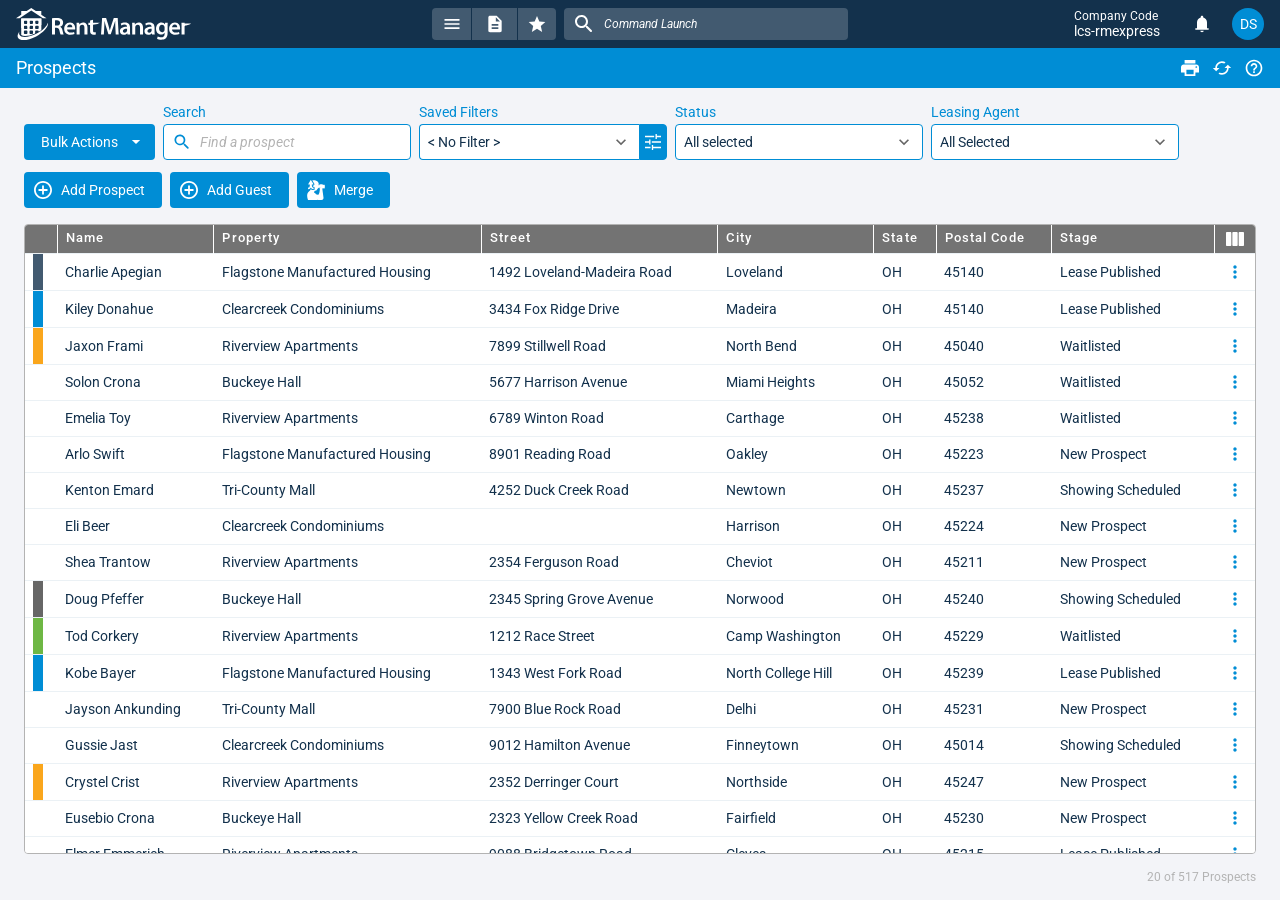
<file: screens/prospect-register.html>
<!doctype html>
<html lang="en">
<head>
<meta charset="utf-8">
<meta name="viewport" content="width=device-width, initial-scale=1">
<meta name="rmx-skill" content="4.2.0">
<meta name="rmx-tokens" content="6144b103c405">
<title>Prospects — Rent Manager Express</title>
<!-- Favicon: RM house logo, full colour (RMX Components "Brand Logo, Full Color, House Logo", assets/loading-spinner-logo.svg) -->
<link rel="icon" type="image/svg+xml" href="[data-uri]">
<link href="https://fonts.googleapis.com/css2?family=Roboto:ital,wght@0,400;0,500;0,600;1,400;1,500;1,600&display=swap" rel="stylesheet">
<link rel="stylesheet" href="../assets/tokens.css">
<link rel="stylesheet" href="../assets/type.css">
<link rel="stylesheet" href="../assets/rmx.css">
<link rel="stylesheet" href="../assets/proto.css">
<link rel="stylesheet" href="../assets/responsive.css">
<link rel="stylesheet" href="../assets/megamenu.css">
<link rel="stylesheet" href="../assets/home.css">
</head>
<body class="rmx">
<!-- RMX_ICONS:START - injected from assets/icons.svg, regenerated by check.mjs --fix -->
<svg xmlns="http://www.w3.org/2000/svg" style="display:none">
<!-- RMX icon core — GENERATED FROM THE LIVE LIBRARY. DO NOT EDIT BY HAND.
     Real geometry from RMX Iconography, plus the Rent Manager logo from the
     app bar (node 9671:2926). Source of truth: data/icons-core.json. -->
<symbol id="keyboard-arrow-up" viewBox="0 0 20 20" fill="currentColor"><path d="M13.825 12.8417L10 9.02502L6.175 12.8417L5 11.6667L10 6.66669L15 11.6667L13.825 12.8417Z"/></symbol>
<symbol id="keyboard-arrow-down" viewBox="0 0 20 20" fill="currentColor"><path d="M6.175 7.15833L10 10.975L13.825 7.15833L15 8.33333L10 13.3333L5 8.33333L6.175 7.15833Z"/></symbol>
<symbol id="chevron-left" viewBox="0 0 20 20" fill="currentColor"><path d="M13.0875 6.175L11.9125 5L6.91248 10L11.9125 15L13.0875 13.825L9.27081 10L13.0875 6.175Z"/></symbol>
<symbol id="chevron-right" viewBox="0 0 20 20" fill="currentColor"><path d="M8.08748 5L6.91248 6.175L10.7291 10L6.91248 13.825L8.08748 15L13.0875 10L8.08748 5Z"/></symbol>
<symbol id="keyboard-double-arrow-left" viewBox="0 0 20 20" fill="currentColor"><path d="M14.6584 15L15.8334 13.825L12.0167 10L15.8334 6.175L14.6584 5L9.65835 10L14.6584 15Z"/><path d="M9.16669 15L10.3417 13.825L6.52502 10L10.3417 6.175L9.16669 5L4.16669 10L9.16669 15Z"/></symbol>
<symbol id="keyboard-double-arrow-right" viewBox="0 0 20 20" fill="currentColor"><path d="M7.97919 10L4.16669 6.16667L5.33335 5L10.3334 10L5.33335 15L4.16669 13.8333L7.97919 10ZM13.4792 10L9.66669 6.16667L10.8334 5L15.8334 10L10.8334 15L9.66669 13.8333L13.4792 10Z"/></symbol>
<symbol id="arrow-drop-up" viewBox="0 0 20 20" fill="currentColor"><path d="M5.83331 12.0834L9.99998 7.91669L14.1666 12.0834H5.83331Z"/></symbol>
<symbol id="arrow-drop-down" viewBox="0 0 20 20" fill="currentColor"><path d="M5.83334 7.91669L10 12.0834L14.1667 7.91669H5.83334Z"/></symbol>
<symbol id="arrow-back" viewBox="0 0 20 20" fill="currentColor"><path d="M6.52084 10.8333L11.1875 15.5L10 16.6666L3.33334 9.99998L10 3.33331L11.1875 4.49998L6.52084 9.16665H16.6667V10.8333H6.52084Z"/></symbol>
<symbol id="arrow-forward" viewBox="0 0 20 20" fill="currentColor"><path d="M13.4792 10.8333H3.33334V9.16665H13.4792L8.81251 4.49998L10 3.33331L16.6667 9.99998L10 16.6666L8.81251 15.5L13.4792 10.8333Z"/></symbol>
<symbol id="arrow-upward" viewBox="0 0 20 20" fill="currentColor"><path d="M9.1669 16.665V6.52173L4.5014 11.1872L3.33502 10L10 3.33502L16.665 10L15.4986 11.1872L10.8331 6.52173V16.665H9.1669Z"/></symbol>
<symbol id="arrow-downward" viewBox="0 0 20 20" fill="currentColor"><path d="M9.16687 3.33502V13.4783L4.50137 8.81282L3.33499 10L9.99999 16.665L16.665 10L15.4986 8.81282L10.8331 13.4783V3.33502H9.16687Z"/></symbol>
<symbol id="first-page" viewBox="0 0 20 20" fill="currentColor"><path d="M15.1708 13.825L11.3458 10L15.1708 6.175L13.9958 5L8.99583 10L13.9958 15L15.1708 13.825ZM4.82916 5H6.49583V15H4.82916V5Z"/></symbol>
<symbol id="last-page" viewBox="0 0 20 20" fill="currentColor"><path d="M4.82916 6.175L8.65416 10L4.82916 13.825L6.00416 15L11.0042 10L6.00416 5L4.82916 6.175ZM13.5042 5H15.1708V15H13.5042V5Z"/></symbol>
<symbol id="info" viewBox="0 0 20 20" fill="currentColor"><path d="M9.16669 5.83335H10.8334V7.50002H9.16669V5.83335ZM9.16669 9.16669H10.8334V14.1667H9.16669V9.16669ZM10 1.66669C5.40002 1.66669 1.66669 5.40002 1.66669 10C1.66669 14.6 5.40002 18.3334 10 18.3334C14.6 18.3334 18.3334 14.6 18.3334 10C18.3334 5.40002 14.6 1.66669 10 1.66669ZM10 16.6667C6.32502 16.6667 3.33335 13.675 3.33335 10C3.33335 6.32502 6.32502 3.33335 10 3.33335C13.675 3.33335 16.6667 6.32502 16.6667 10C16.6667 13.675 13.675 16.6667 10 16.6667Z"/></symbol>
<symbol id="info-filled" viewBox="0 0 20 20" fill="currentColor"><path d="M9.16669 14.1667H10.8334V9.16669H9.16669V14.1667ZM10 7.50002C10.2361 7.50002 10.434 7.42016 10.5938 7.26044C10.7535 7.10071 10.8334 6.9028 10.8334 6.66669C10.8334 6.43058 10.7535 6.23266 10.5938 6.07294C10.434 5.91321 10.2361 5.83335 10 5.83335C9.76391 5.83335 9.56599 5.91321 9.40627 6.07294C9.24655 6.23266 9.16669 6.43058 9.16669 6.66669C9.16669 6.9028 9.24655 7.10071 9.40627 7.26044C9.56599 7.42016 9.76391 7.50002 10 7.50002ZM10 18.3334C8.84724 18.3334 7.76391 18.1146 6.75002 17.6771C5.73613 17.2396 4.85419 16.6459 4.10419 15.8959C3.35419 15.1459 2.76044 14.2639 2.32294 13.25C1.88544 12.2361 1.66669 11.1528 1.66669 10C1.66669 8.84724 1.88544 7.76391 2.32294 6.75002C2.76044 5.73613 3.35419 4.85419 4.10419 4.10419C4.85419 3.35419 5.73613 2.76044 6.75002 2.32294C7.76391 1.88544 8.84724 1.66669 10 1.66669C11.1528 1.66669 12.2361 1.88544 13.25 2.32294C14.2639 2.76044 15.1459 3.35419 15.8959 4.10419C16.6459 4.85419 17.2396 5.73613 17.6771 6.75002C18.1146 7.76391 18.3334 8.84724 18.3334 10C18.3334 11.1528 18.1146 12.2361 17.6771 13.25C17.2396 14.2639 16.6459 15.1459 15.8959 15.8959C15.1459 16.6459 14.2639 17.2396 13.25 17.6771C12.2361 18.1146 11.1528 18.3334 10 18.3334Z"/></symbol>
<symbol id="error" viewBox="0 0 20 20" fill="currentColor"><path d="M9.16669 12.5H10.8334V14.1667H9.16669V12.5ZM9.16669 5.83335H10.8334V10.8334H9.16669V5.83335ZM9.99169 1.66669C5.39169 1.66669 1.66669 5.40002 1.66669 10C1.66669 14.6 5.39169 18.3334 9.99169 18.3334C14.6 18.3334 18.3334 14.6 18.3334 10C18.3334 5.40002 14.6 1.66669 9.99169 1.66669ZM10 16.6667C6.31669 16.6667 3.33335 13.6834 3.33335 10C3.33335 6.31669 6.31669 3.33335 10 3.33335C13.6834 3.33335 16.6667 6.31669 16.6667 10C16.6667 13.6834 13.6834 16.6667 10 16.6667Z"/></symbol>
<symbol id="error-filled" viewBox="0 0 20 20" fill="currentColor"><path d="M10 14.1667C10.2361 14.1667 10.434 14.0868 10.5938 13.9271C10.7535 13.7674 10.8334 13.5695 10.8334 13.3334C10.8334 13.0972 10.7535 12.8993 10.5938 12.7396C10.434 12.5799 10.2361 12.5 10 12.5C9.76391 12.5 9.56599 12.5799 9.40627 12.7396C9.24655 12.8993 9.16669 13.0972 9.16669 13.3334C9.16669 13.5695 9.24655 13.7674 9.40627 13.9271C9.56599 14.0868 9.76391 14.1667 10 14.1667ZM9.16669 10.8334H10.8334V5.83335H9.16669V10.8334ZM10 18.3334C8.84724 18.3334 7.76391 18.1146 6.75002 17.6771C5.73613 17.2396 4.85419 16.6459 4.10419 15.8959C3.35419 15.1459 2.76044 14.2639 2.32294 13.25C1.88544 12.2361 1.66669 11.1528 1.66669 10C1.66669 8.84724 1.88544 7.76391 2.32294 6.75002C2.76044 5.73613 3.35419 4.85419 4.10419 4.10419C4.85419 3.35419 5.73613 2.76044 6.75002 2.32294C7.76391 1.88544 8.84724 1.66669 10 1.66669C11.1528 1.66669 12.2361 1.88544 13.25 2.32294C14.2639 2.76044 15.1459 3.35419 15.8959 4.10419C16.6459 4.85419 17.2396 5.73613 17.6771 6.75002C18.1146 7.76391 18.3334 8.84724 18.3334 10C18.3334 11.1528 18.1146 12.2361 17.6771 13.25C17.2396 14.2639 16.6459 15.1459 15.8959 15.8959C15.1459 16.6459 14.2639 17.2396 13.25 17.6771C12.2361 18.1146 11.1528 18.3334 10 18.3334Z"/></symbol>
<symbol id="warning" viewBox="0 0 20 20" fill="currentColor"><path d="M9.99998 5.40831L16.275 16.25H3.72498L9.99998 5.40831ZM9.99998 2.08331L0.833313 17.9166H19.1666L9.99998 2.08331ZM10.8333 13.75H9.16665V15.4166H10.8333V13.75ZM10.8333 8.74998H9.16665V12.0833H10.8333V8.74998Z"/></symbol>
<symbol id="warning-filled" viewBox="0 0 20 20" fill="currentColor"><path d="M0.833313 17.5L9.99998 1.66669L19.1666 17.5H0.833313ZM9.99998 15C10.2361 15 10.434 14.9202 10.5937 14.7604C10.7535 14.6007 10.8333 14.4028 10.8333 14.1667C10.8333 13.9306 10.7535 13.7327 10.5937 13.5729C10.434 13.4132 10.2361 13.3334 9.99998 13.3334C9.76387 13.3334 9.56595 13.4132 9.40623 13.5729C9.24651 13.7327 9.16665 13.9306 9.16665 14.1667C9.16665 14.4028 9.24651 14.6007 9.40623 14.7604C9.56595 14.9202 9.76387 15 9.99998 15ZM9.16665 12.5H10.8333V8.33335H9.16665V12.5Z"/></symbol>
<symbol id="help" viewBox="0 0 20 20" fill="currentColor"><path d="M9.16669 15H10.8334V13.3334H9.16669V15ZM10 1.66669C5.40002 1.66669 1.66669 5.40002 1.66669 10C1.66669 14.6 5.40002 18.3334 10 18.3334C14.6 18.3334 18.3334 14.6 18.3334 10C18.3334 5.40002 14.6 1.66669 10 1.66669ZM10 16.6667C6.32502 16.6667 3.33335 13.675 3.33335 10C3.33335 6.32502 6.32502 3.33335 10 3.33335C13.675 3.33335 16.6667 6.32502 16.6667 10C16.6667 13.675 13.675 16.6667 10 16.6667ZM10 5.00002C8.15835 5.00002 6.66669 6.49169 6.66669 8.33335H8.33335C8.33335 7.41669 9.08335 6.66669 10 6.66669C10.9167 6.66669 11.6667 7.41669 11.6667 8.33335C11.6667 10 9.16669 9.79169 9.16669 12.5H10.8334C10.8334 10.625 13.3334 10.4167 13.3334 8.33335C13.3334 6.49169 11.8417 5.00002 10 5.00002Z"/></symbol>
<symbol id="notifications" viewBox="0 0 20 20" fill="currentColor"><path d="M3.33334 15.8334V14.1667H5.00001V8.33335C5.00001 7.18058 5.34723 6.15627 6.04168 5.26044C6.73612 4.3646 7.6389 3.7778 8.75001 3.50002V2.91669C8.75001 2.56946 8.87154 2.27433 9.11459 2.03127C9.35765 1.78821 9.65279 1.66669 10 1.66669C10.3472 1.66669 10.6424 1.78821 10.8854 2.03127C11.1285 2.27433 11.25 2.56946 11.25 2.91669V3.50002C12.3611 3.7778 13.2639 4.3646 13.9583 5.26044C14.6528 6.15627 15 7.18058 15 8.33335V14.1667H16.6667V15.8334H3.33334ZM10 18.3334C9.54168 18.3334 9.14932 18.1702 8.82293 17.8438C8.49654 17.5174 8.33334 17.125 8.33334 16.6667H11.6667C11.6667 17.125 11.5035 17.5174 11.1771 17.8438C10.8507 18.1702 10.4583 18.3334 10 18.3334Z"/></symbol>
<symbol id="call" viewBox="0 0 20 20" fill="currentColor"><path d="M5.21778 8.92445C6.49778 11.44 8.56001 13.4933 11.0756 14.7822L13.0311 12.8267C13.2711 12.5867 13.6267 12.5067 13.9378 12.6133C14.9334 12.9422 16.0089 13.12 17.1111 13.12C17.6 13.12 18 13.52 18 14.0089V17.1111C18 17.6 17.6 18 17.1111 18C8.76445 18 2 11.2356 2 2.88889C2 2.4 2.4 2 2.88889 2H6.00001C6.4889 2 6.8889 2.4 6.8889 2.88889C6.8889 4 7.06667 5.06667 7.39556 6.06223C7.49334 6.37334 7.42223 6.72001 7.17334 6.9689L5.21778 8.92445Z"/></symbol>
<symbol id="mail" viewBox="0 0 20 20" fill="currentColor"><path d="M16.6667 3.33331H3.33335C2.41669 3.33331 1.67502 4.08331 1.67502 4.99998L1.66669 15C1.66669 15.9166 2.41669 16.6666 3.33335 16.6666H16.6667C17.5834 16.6666 18.3334 15.9166 18.3334 15V4.99998C18.3334 4.08331 17.5834 3.33331 16.6667 3.33331ZM16.6667 6.66665L10 10.8333L3.33335 6.66665V4.99998L10 9.16665L16.6667 4.99998V6.66665Z"/></symbol>
<symbol id="send" viewBox="0 0 20 20" fill="currentColor"><path d="M3.05937 17L17.601 10.7667C18.276 10.475 18.276 9.52499 17.601 9.23333L3.05937 2.99999C2.50937 2.75833 1.90103 3.16666 1.90103 3.75833L1.8927 7.59999C1.8927 8.01666 2.20103 8.37499 2.6177 8.42499L14.3927 9.99999L2.6177 11.5667C2.20103 11.625 1.8927 11.9833 1.8927 12.4L1.90103 16.2417C1.90103 16.8333 2.50937 17.2417 3.05937 17Z"/></symbol>
<symbol id="add" viewBox="0 0 20 20" fill="currentColor"><path d="M15.8334 10.8333H10.8334V15.8333H9.16669V10.8333H4.16669V9.16666H9.16669V4.16666H10.8334V9.16666H15.8334V10.8333Z"/></symbol>
<symbol id="remove" viewBox="0 0 20 20" fill="currentColor"><path d="M4.16669 10.8333V9.16666H15.8334V10.8333H4.16669Z"/></symbol>
<symbol id="close" viewBox="0 0 20 20" fill="currentColor"><path d="M15.8334 5.34166L14.6584 4.16666L10 8.82499L5.34169 4.16666L4.16669 5.34166L8.82502 9.99999L4.16669 14.6583L5.34169 15.8333L10 11.175L14.6584 15.8333L15.8334 14.6583L11.175 9.99999L15.8334 5.34166Z"/></symbol>
<symbol id="check" viewBox="0 0 20 20" fill="currentColor"><path d="M7.90168 15.1494L3.01996 10.2676L4.24039 9.04721L7.90168 12.7085L15.7595 4.85065L16.98 6.07108L7.90168 15.1494Z"/></symbol>
<symbol id="check-circle" viewBox="0 0 20 20" fill="currentColor"><path d="M10 1.66666C5.40002 1.66666 1.66669 5.39999 1.66669 9.99999C1.66669 14.6 5.40002 18.3333 10 18.3333C14.6 18.3333 18.3334 14.6 18.3334 9.99999C18.3334 5.39999 14.6 1.66666 10 1.66666ZM10 16.6667C6.32502 16.6667 3.33335 13.675 3.33335 9.99999C3.33335 6.32499 6.32502 3.33332 10 3.33332C13.675 3.33332 16.6667 6.32499 16.6667 9.99999C16.6667 13.675 13.675 16.6667 10 16.6667ZM13.825 6.31666L8.33335 11.8083L6.17502 9.65832L5.00002 10.8333L8.33335 14.1667L15 7.49999L13.825 6.31666Z"/></symbol>
<symbol id="check-circle-filled" viewBox="0 0 20 20" fill="currentColor"><path d="M10 1.66666C5.40002 1.66666 1.66669 5.39999 1.66669 9.99999C1.66669 14.6 5.40002 18.3333 10 18.3333C14.6 18.3333 18.3334 14.6 18.3334 9.99999C18.3334 5.39999 14.6 1.66666 10 1.66666ZM8.33335 14.1667L4.16669 9.99999L5.34169 8.82499L8.33335 11.8083L14.6584 5.48332L15.8334 6.66666L8.33335 14.1667Z"/></symbol>
<symbol id="add-circle" viewBox="0 0 20 20" fill="currentColor"><path d="M10.9 5.5H9.1V9.1H5.5V10.9H9.1V14.5H10.9V10.9H14.5V9.1H10.9V5.5ZM10 1C5.032 1 1 5.032 1 10C1 14.968 5.032 19 10 19C14.968 19 19 14.968 19 10C19 5.032 14.968 1 10 1ZM10 17.2C6.031 17.2 2.8 13.969 2.8 10C2.8 6.031 6.031 2.8 10 2.8C13.969 2.8 17.2 6.031 17.2 10C17.2 13.969 13.969 17.2 10 17.2Z"/></symbol>
<symbol id="edit" viewBox="0 0 20 20" fill="currentColor"><path d="M2.49896 17.501H5.62396L14.8406 8.28438L11.7156 5.15938L2.49896 14.376V17.501ZM4.16563 15.0677L11.7156 7.51771L12.4823 8.28438L4.9323 15.8344H4.16563V15.0677Z"/><path d="M15.3073 2.74271C14.9823 2.41771 14.4573 2.41771 14.1323 2.74271L12.6073 4.26771L15.7323 7.39271L17.2573 5.86771C17.5823 5.54271 17.5823 5.01771 17.2573 4.69271L15.3073 2.74271Z"/></symbol>
<symbol id="edit-filled" viewBox="0 0 20 20" fill="currentColor"><path d="M2.49896 14.376V17.501H5.62396L14.8406 8.28438L11.7156 5.15938L2.49896 14.376Z"/><path d="M17.2573 4.69271L15.3073 2.74271C14.9823 2.41771 14.4573 2.41771 14.1323 2.74271L12.6073 4.26771L15.7323 7.39271L17.2573 5.86771C17.5823 5.54271 17.5823 5.01771 17.2573 4.69271Z"/></symbol>
<symbol id="delete-filled" viewBox="0 0 20 20" fill="currentColor"><path d="M4.99999 15.8333C4.99999 16.75 5.74999 17.5 6.66666 17.5H13.3333C14.25 17.5 15 16.75 15 15.8333V5.83333H4.99999V15.8333ZM15.8333 3.33333H12.9167L12.0833 2.5H7.91666L7.08332 3.33333H4.16666V5H15.8333V3.33333Z"/></symbol>
<symbol id="menu" viewBox="0 0 20 20" fill="currentColor"><path d="M2.5 15H17.5V13.3333H2.5V15ZM2.5 10.8333H17.5V9.16667H2.5V10.8333ZM2.5 5V6.66667H17.5V5H2.5Z"/></symbol>
<symbol id="search" viewBox="0 0 20 20" fill="currentColor"><path d="M12.9167 11.6667H12.2583L12.025 11.4417C13.025 10.275 13.5417 8.68334 13.2583 6.99167C12.8667 4.675 10.9333 2.825 8.59999 2.54167C5.07499 2.10834 2.10832 5.075 2.54165 8.6C2.82499 10.9333 4.67499 12.8667 6.99165 13.2583C8.68332 13.5417 10.275 13.025 11.4417 12.025L11.6667 12.2583V12.9167L15.2083 16.4583C15.55 16.8 16.1083 16.8 16.45 16.4583C16.7917 16.1167 16.7917 15.5583 16.45 15.2167L12.9167 11.6667ZM7.91665 11.6667C5.84165 11.6667 4.16665 9.99167 4.16665 7.91667C4.16665 5.84167 5.84165 4.16667 7.91665 4.16667C9.99165 4.16667 11.6667 5.84167 11.6667 7.91667C11.6667 9.99167 9.99165 11.6667 7.91665 11.6667Z"/></symbol>
<symbol id="grade" viewBox="0 0 20 20" fill="currentColor"><path d="M10 14.8083L15.15 17.9167L13.7833 12.0583L18.3333 8.11667L12.3417 7.60834L10 2.08334L7.65834 7.60834L1.66667 8.11667L6.21667 12.0583L4.85001 17.9167L10 14.8083Z"/></symbol>
<symbol id="reports" viewBox="0 0 20 20" fill="currentColor"><path d="M12.8125 5.67188H7.18752C6.67002 5.67188 6.25002 5.25188 6.25002 4.73438C6.25002 4.21688 6.67002 3.79688 7.18752 3.79688H12.8125C13.33 3.79688 13.75 4.21688 13.75 4.73438C13.75 5.25188 13.33 5.67188 12.8125 5.67188ZM12.8125 9.90563H7.18752C6.67002 9.90563 6.25002 9.48563 6.25002 8.96813C6.25002 8.45063 6.67002 8.03063 7.18752 8.03063H12.8125C13.33 8.03063 13.75 8.45063 13.75 8.96813C13.75 9.48563 13.33 9.90563 12.8125 9.90563ZM12.8125 14.1406H7.18752C6.67002 14.1406 6.25002 13.7206 6.25002 13.2031C6.25002 12.6856 6.67002 12.2656 7.18752 12.2656H12.8125C13.33 12.2656 13.75 12.6856 13.75 13.2031C13.75 13.7206 13.33 14.1406 12.8125 14.1406ZM15.6625 20H4.33752C3.82002 20 3.40002 19.58 3.40002 19.0625V0.990631C3.40002 0.473131 3.82002 0.0531311 4.33752 0.0531311H15.6625C16.18 0.0531311 16.6 0.473131 16.6 0.990631V19.0625C16.6 19.58 16.18 20 15.6625 20ZM5.28065 18.125H14.7181V1.93438H5.28065V18.125Z"/></symbol>
<symbol id="description" viewBox="0 0 20 20" fill="currentColor"><path d="M6.66665 15H13.3333V13.3333H6.66665V15ZM6.66665 11.6667H13.3333V9.99999H6.66665V11.6667ZM4.99998 18.3333C4.54165 18.3333 4.14929 18.1701 3.8229 17.8437C3.49651 17.5174 3.33331 17.125 3.33331 16.6667V3.33332C3.33331 2.87499 3.49651 2.48263 3.8229 2.15624C4.14929 1.82985 4.54165 1.66666 4.99998 1.66666H11.6666L16.6666 6.66666V16.6667C16.6666 17.125 16.5035 17.5174 16.1771 17.8437C15.8507 18.1701 15.4583 18.3333 15 18.3333H4.99998ZM10.8333 7.49999H15L10.8333 3.33332V7.49999Z"/></symbol>
<symbol id="print" viewBox="0 0 20 20" fill="currentColor"><path d="M16.3 6.44444H3.7C2.206 6.44444 1 7.63556 1 9.11111V14.4444H4.6V18H15.4V14.4444H19V9.11111C19 7.63556 17.794 6.44444 16.3 6.44444ZM13.6 16.2222H6.4V11.7778H13.6V16.2222ZM16.3 10C15.805 10 15.4 9.6 15.4 9.11111C15.4 8.62222 15.805 8.22222 16.3 8.22222C16.795 8.22222 17.2 8.62222 17.2 9.11111C17.2 9.6 16.795 10 16.3 10ZM15.4 2H4.6V5.55556H15.4V2Z"/></symbol>
<symbol id="refresh" viewBox="0 0 20 20" fill="currentColor"><path d="M14.7042 5.29168C13.4958 4.08334 11.8375 3.33334 9.99583 3.33334C6.3125 3.33334 3.3375 6.31668 3.3375 10C3.3375 13.6833 6.3125 16.6667 9.99583 16.6667C13.1042 16.6667 15.6958 14.5417 16.4375 11.6667H14.7042C14.0208 13.6083 12.1708 15 9.99583 15C7.2375 15 4.99583 12.7583 4.99583 10C4.99583 7.24168 7.2375 5.00001 9.99583 5.00001C11.3792 5.00001 12.6125 5.57501 13.5125 6.48334L10.8292 9.16668H16.6625V3.33334L14.7042 5.29168Z"/></symbol>
<symbol id="settings" viewBox="0 0 20 20" fill="currentColor"><path d="M15.95 10.7833C15.9833 10.5333 16 10.275 16 10C16 9.73333 15.9833 9.46667 15.9417 9.21667L17.6333 7.9C17.7833 7.78333 17.825 7.55833 17.7333 7.39167L16.1333 4.625C16.0333 4.44167 15.825 4.38333 15.6417 4.44167L13.65 5.24167C13.2333 4.925 12.7917 4.65833 12.3 4.45833L12 2.34167C11.9667 2.14167 11.8 2 11.6 2H8.39999C8.19999 2 8.04166 2.14167 8.00832 2.34167L7.70832 4.45833C7.21666 4.65833 6.76666 4.93333 6.35832 5.24167L4.36666 4.44167C4.18332 4.375 3.97499 4.44167 3.87499 4.625L2.28332 7.39167C2.18332 7.56667 2.21666 7.78333 2.38332 7.9L4.07499 9.21667C4.03332 9.46667 3.99999 9.74167 3.99999 10C3.99999 10.2583 4.01666 10.5333 4.05832 10.7833L2.36666 12.1C2.21666 12.2167 2.17499 12.4417 2.26666 12.6083L3.86666 15.375C3.96666 15.5583 4.17499 15.6167 4.35832 15.5583L6.34999 14.7583C6.76666 15.075 7.20832 15.3417 7.69999 15.5417L7.99999 17.6583C8.04166 17.8583 8.19999 18 8.39999 18H11.6C11.8 18 11.9667 17.8583 11.9917 17.6583L12.2917 15.5417C12.7833 15.3417 13.2333 15.075 13.6417 14.7583L15.6333 15.5583C15.8167 15.625 16.025 15.5583 16.125 15.375L17.725 12.6083C17.825 12.425 17.7833 12.2167 17.625 12.1L15.95 10.7833ZM9.99999 13C8.34999 13 6.99999 11.65 6.99999 10C6.99999 8.35 8.34999 7 9.99999 7C11.65 7 13 8.35 13 10C13 11.65 11.65 13 9.99999 13Z"/></symbol>
<symbol id="more-vert" viewBox="0 0 20 20" fill="currentColor"><path d="M9.99998 6.66668C10.9166 6.66668 11.6666 5.91668 11.6666 5.00001C11.6666 4.08334 10.9166 3.33334 9.99998 3.33334C9.08331 3.33334 8.33331 4.08334 8.33331 5.00001C8.33331 5.91668 9.08331 6.66668 9.99998 6.66668ZM9.99998 8.33334C9.08331 8.33334 8.33331 9.08334 8.33331 10C8.33331 10.9167 9.08331 11.6667 9.99998 11.6667C10.9166 11.6667 11.6666 10.9167 11.6666 10C11.6666 9.08334 10.9166 8.33334 9.99998 8.33334ZM9.99998 13.3333C9.08331 13.3333 8.33331 14.0833 8.33331 15C8.33331 15.9167 9.08331 16.6667 9.99998 16.6667C10.9166 16.6667 11.6666 15.9167 11.6666 15C11.6666 14.0833 10.9166 13.3333 9.99998 13.3333Z"/></symbol>
<symbol id="tune" viewBox="0 0 20 20" fill="currentColor"><path d="M8.82222 18V13H10.1556V14.8444H18V16.1778H10.1556V18H8.82222ZM2 16.1778V14.8444H7.48889V16.1778H2ZM6.15556 12.4889V10.6667H2V9.33333H6.15556V7.46667H7.48889V12.4889H6.15556ZM8.82222 10.6667V9.33333H18V10.6667H8.82222ZM12.5111 7V2H13.8444V3.82222H18V5.15556H13.8444V7H12.5111ZM2 5.15556V3.82222H11.1778V5.15556H2Z"/></symbol>
<symbol id="visibility" viewBox="0 0 20 20" fill="currentColor"><path d="M10 13.3333C11.0417 13.3333 11.9271 12.9688 12.6563 12.2396C13.3854 11.5104 13.75 10.625 13.75 9.58334C13.75 8.54168 13.3854 7.65626 12.6563 6.92709C11.9271 6.19793 11.0417 5.83334 10 5.83334C8.95834 5.83334 8.07293 6.19793 7.34376 6.92709C6.61459 7.65626 6.25001 8.54168 6.25001 9.58334C6.25001 10.625 6.61459 11.5104 7.34376 12.2396C8.07293 12.9688 8.95834 13.3333 10 13.3333ZM10 11.8333C9.37501 11.8333 8.84376 11.6146 8.40626 11.1771C7.96876 10.7396 7.75001 10.2083 7.75001 9.58334C7.75001 8.95834 7.96876 8.42709 8.40626 7.98959C8.84376 7.55209 9.37501 7.33334 10 7.33334C10.625 7.33334 11.1563 7.55209 11.5938 7.98959C12.0313 8.42709 12.25 8.95834 12.25 9.58334C12.25 10.2083 12.0313 10.7396 11.5938 11.1771C11.1563 11.6146 10.625 11.8333 10 11.8333ZM10 15.8333C7.97223 15.8333 6.12501 15.2674 4.45834 14.1354C2.79168 13.0035 1.58334 11.4861 0.833344 9.58334C1.58334 7.68057 2.79168 6.1632 4.45834 5.03126C6.12501 3.89932 7.97223 3.33334 10 3.33334C12.0278 3.33334 13.875 3.89932 15.5417 5.03126C17.2083 6.1632 18.4167 7.68057 19.1667 9.58334C18.4167 11.4861 17.2083 13.0035 15.5417 14.1354C13.875 15.2674 12.0278 15.8333 10 15.8333Z"/></symbol>
<symbol id="folder" viewBox="0 0 20 20" fill="currentColor"><path d="M3.5 16C3.09722 16 2.74653 15.8507 2.44792 15.5521C2.14931 15.2535 2 14.9028 2 14.5V5.5C2 5.0875 2.14931 4.73438 2.44792 4.44063C2.74653 4.14688 3.09722 4 3.5 4H8L10 6H16.5C16.9125 6 17.2656 6.14688 17.5594 6.44063C17.8531 6.73438 18 7.0875 18 7.5V14.5C18 14.9028 17.8531 15.2535 17.5594 15.5521C17.2656 15.8507 16.9125 16 16.5 16H3.5ZM3.5 14.5H16.5V7.5H9.375L7.375 5.5H3.5V14.5Z"/></symbol>
<symbol id="download" viewBox="0 0 20 20" fill="currentColor"><path d="M15.8333 10V15.8333H4.16667V10H2.5V15.8333C2.5 16.75 3.25 17.5 4.16667 17.5H15.8333C16.75 17.5 17.5 16.75 17.5 15.8333V10H15.8333ZM10.8333 10.5583L12.9917 8.40833L14.1667 9.58333L10 13.75L5.83333 9.58333L7.00833 8.40833L9.16667 10.5583V2.5H10.8333V10.5583Z"/></symbol>
<symbol id="list" viewBox="0 0 20 20" fill="currentColor"><path d="M2.5 10.8333H4.16667V9.16668H2.5V10.8333ZM2.5 14.1667H4.16667V12.5H2.5V14.1667ZM2.5 7.50001H4.16667V5.83334H2.5V7.50001ZM5.83333 10.8333H17.5V9.16668H5.83333V10.8333ZM5.83333 14.1667H17.5V12.5H5.83333V14.1667ZM5.83333 5.83334V7.50001H17.5V5.83334H5.83333Z"/></symbol>
<symbol id="autorenew" viewBox="0 0 20 20" fill="currentColor"><path d="M15.8333 6.66668L12.5 10H15C15 12.7583 12.7583 15 9.99998 15C9.15831 15 8.35831 14.7917 7.66665 14.4167L6.44998 15.6333C7.47498 16.2833 8.69165 16.6667 9.99998 16.6667C13.6833 16.6667 16.6666 13.6833 16.6666 10H19.1666L15.8333 6.66668ZM4.99998 10C4.99998 7.24168 7.24165 5.00001 9.99998 5.00001C10.8416 5.00001 11.6416 5.20834 12.3333 5.58334L13.55 4.36668C12.525 3.71668 11.3083 3.33334 9.99998 3.33334C6.31665 3.33334 3.33331 6.31668 3.33331 10H0.833313L4.16665 13.3333L7.49998 10H4.99998Z"/></symbol>
<symbol id="more-horiz" viewBox="0 0 20 20" fill="currentColor"><path d="M4.99999 8.33334C4.08333 8.33334 3.33333 9.08334 3.33333 10C3.33333 10.9167 4.08333 11.6667 4.99999 11.6667C5.91666 11.6667 6.66666 10.9167 6.66666 10C6.66666 9.08334 5.91666 8.33334 4.99999 8.33334ZM15 8.33334C14.0833 8.33334 13.3333 9.08334 13.3333 10C13.3333 10.9167 14.0833 11.6667 15 11.6667C15.9167 11.6667 16.6667 10.9167 16.6667 10C16.6667 9.08334 15.9167 8.33334 15 8.33334ZM9.99999 8.33334C9.08333 8.33334 8.33333 9.08334 8.33333 10C8.33333 10.9167 9.08333 11.6667 9.99999 11.6667C10.9167 11.6667 11.6667 10.9167 11.6667 10C11.6667 9.08334 10.9167 8.33334 9.99999 8.33334Z"/></symbol>
<symbol id="link" viewBox="0 0 20 20" fill="currentColor"><path d="M3.24999 10C3.24999 8.57501 4.40832 7.41668 5.83332 7.41668H9.16666V5.83334H5.83332C3.53332 5.83334 1.66666 7.70001 1.66666 10C1.66666 12.3 3.53332 14.1667 5.83332 14.1667H9.16666V12.5833H5.83332C4.40832 12.5833 3.24999 11.425 3.24999 10ZM6.66666 10.8333H13.3333V9.16668H6.66666V10.8333ZM14.1667 5.83334H10.8333V7.41668H14.1667C15.5917 7.41668 16.75 8.57501 16.75 10C16.75 11.425 15.5917 12.5833 14.1667 12.5833H10.8333V14.1667H14.1667C16.4667 14.1667 18.3333 12.3 18.3333 10C18.3333 7.70001 16.4667 5.83334 14.1667 5.83334Z"/></symbol>
<symbol id="attach" viewBox="0 0 20 20" fill="currentColor"><path d="M13.3334 5.00001V14.5833C13.3334 16.425 11.8417 17.9167 10 17.9167C8.15835 17.9167 6.66669 16.425 6.66669 14.5833V4.16668C6.66669 3.01668 7.60002 2.08334 8.75002 2.08334C9.90002 2.08334 10.8334 3.01668 10.8334 4.16668V12.9167C10.8334 13.375 10.4584 13.75 10 13.75C9.54169 13.75 9.16669 13.375 9.16669 12.9167V5.00001H7.91669V12.9167C7.91669 14.0667 8.85002 15 10 15C11.15 15 12.0834 14.0667 12.0834 12.9167V4.16668C12.0834 2.32501 10.5917 0.833344 8.75002 0.833344C6.90835 0.833344 5.41669 2.32501 5.41669 4.16668V14.5833C5.41669 17.1167 7.46669 19.1667 10 19.1667C12.5334 19.1667 14.5834 17.1167 14.5834 14.5833V5.00001H13.3334Z"/></symbol>
<symbol id="flag-outline" viewBox="0 0 20 20" fill="currentColor"><path d="M3.07483 18.1102V1.88983H16.5918L13.8884 6.21525L16.5918 10.5407H4.69686V18.1102H3.07483ZM4.69686 8.91864H13.6631L11.9735 6.21525L13.6631 3.51187H4.69686V8.91864Z"/></symbol>
<symbol id="calendar-today" viewBox="0 0 20 20" fill="currentColor"><path d="M16.6667 2.5H15.8333V0.833336H14.1667V2.5H5.83332V0.833336H4.16666V2.5H3.33332C2.41666 2.5 1.66666 3.25 1.66666 4.16667V17.5C1.66666 18.4167 2.41666 19.1667 3.33332 19.1667H16.6667C17.5833 19.1667 18.3333 18.4167 18.3333 17.5V4.16667C18.3333 3.25 17.5833 2.5 16.6667 2.5ZM16.6667 17.5H3.33332V8.33334H16.6667V17.5ZM16.6667 6.66667H3.33332V4.16667H16.6667V6.66667Z"/></symbol>
<symbol id="schedule" viewBox="0 0 20 20" fill="currentColor"><path d="M12.75 13.9167L13.9167 12.75L10.8334 9.66666V5.83333H9.16669V10.3333L12.75 13.9167ZM10 18.3333C8.84724 18.3333 7.76391 18.1146 6.75002 17.6771C5.73613 17.2396 4.85419 16.6458 4.10419 15.8958C3.35419 15.1458 2.76044 14.2639 2.32294 13.25C1.88544 12.2361 1.66669 11.1528 1.66669 10C1.66669 8.84722 1.88544 7.76389 2.32294 6.75C2.76044 5.73611 3.35419 4.85416 4.10419 4.10416C4.85419 3.35416 5.73613 2.76041 6.75002 2.32291C7.76391 1.88541 8.84724 1.66666 10 1.66666C11.1528 1.66666 12.2361 1.88541 13.25 2.32291C14.2639 2.76041 15.1459 3.35416 15.8959 4.10416C16.6459 4.85416 17.2396 5.73611 17.6771 6.75C18.1146 7.76389 18.3334 8.84722 18.3334 10C18.3334 11.1528 18.1146 12.2361 17.6771 13.25C17.2396 14.2639 16.6459 15.1458 15.8959 15.8958C15.1459 16.6458 14.2639 17.2396 13.25 17.6771C12.2361 18.1146 11.1528 18.3333 10 18.3333ZM10 16.6667C11.8472 16.6667 13.4202 16.0174 14.7188 14.7187C16.0174 13.4201 16.6667 11.8472 16.6667 10C16.6667 8.15278 16.0174 6.57986 14.7188 5.28125C13.4202 3.98264 11.8472 3.33333 10 3.33333C8.1528 3.33333 6.57988 3.98264 5.28127 5.28125C3.98266 6.57986 3.33335 8.15278 3.33335 10C3.33335 11.8472 3.98266 13.4201 5.28127 14.7187C6.57988 16.0174 8.1528 16.6667 10 16.6667Z"/></symbol>
<symbol id="lock" viewBox="0 0 20 20" fill="currentColor"><path d="M15.3719 8.43751H15.0594V6.94313C15.0594 6.93313 15.0594 6.92126 15.0594 6.91001C15.0594 4.16938 12.8813 1.93688 10.1613 1.85001H9.84064C7.11252 1.93688 4.93376 4.16938 4.93376 6.91001C4.93376 6.92188 4.93376 6.93313 4.93376 6.94563V6.94376V8.43813H4.62126C4.13064 8.43813 3.74939 8.93501 3.74939 9.56001V17.0169C3.74939 17.6419 4.14626 18.1475 4.63689 18.1475H15.3869C15.8775 18.1475 16.2775 17.6381 16.2775 17.0169V9.56126C16.2775 8.93626 15.8775 8.43313 15.3869 8.43313L15.3719 8.43751ZM10.9969 13.2844V15.5313C10.995 15.7919 10.7863 16.0038 10.525 16.0094H9.46501C9.20314 16.0063 8.99189 15.7938 8.99002 15.5313V13.2781C8.74502 13.0313 8.59314 12.6925 8.59314 12.3175C8.59314 11.6031 9.14252 11.0181 9.84064 10.96H10.1581C10.8613 11.0181 11.4106 11.6044 11.4106 12.3181C11.4106 12.6931 11.2588 13.0325 11.0138 13.2788L10.9969 13.2844ZM12.9625 8.43751H7.02501V6.94313C7.02501 5.30313 8.35439 3.97376 9.99439 3.97376C11.6344 3.97376 12.9638 5.30313 12.9638 6.94313L12.9625 8.43751Z"/></symbol>
<symbol id="logout" viewBox="0 0 20 20" fill="currentColor"><path d="M15 3.25C14.4375 2.875 13.625 3.0625 13.25 3.625C12.875 4.1875 13.0625 5 13.625 5.375C15.5 6.625 16.625 8.6875 16.625 10.875C16.625 14.5 13.6875 17.4375 10.0625 17.4375C6.4375 17.4375 3.5 14.5 3.5 10.875C3.5 8.75 4.5625 6.75 6.3125 5.5C6.875 5.0625 7 4.3125 6.625 3.75C6.25 3.1875 5.4375 3.0625 4.875 3.4375C2.4375 5.125 1 7.9375 1 10.875C1 15.875 5.0625 19.9375 10.0625 19.9375C15.0625 19.9375 19.125 15.875 19.125 10.875C19.125 7.8125 17.5625 4.9375 15 3.25ZM10.0625 11.1875C10.6875 11.1875 11.25 10.6875 11.25 10V1.625C11.25 1 10.75 0.4375 10.0625 0.4375C9.375 0.4375 8.875 0.9375 8.875 1.625V10C8.875 10.625 9.4375 11.1875 10.0625 11.1875Z"/></symbol>
<symbol id="person" viewBox="0 0 20 20" fill="currentColor"><path d="M9.99998 10C11.8416 10 13.3333 8.50834 13.3333 6.66667C13.3333 4.825 11.8416 3.33334 9.99998 3.33334C8.15831 3.33334 6.66665 4.825 6.66665 6.66667C6.66665 8.50834 8.15831 10 9.99998 10ZM9.99998 11.6667C7.77498 11.6667 3.33331 12.7833 3.33331 15V16.6667H16.6666V15C16.6666 12.7833 12.225 11.6667 9.99998 11.6667Z"/></symbol>
<symbol id="content-copy" viewBox="0 0 20 20" fill="currentColor"><path d="M12.9411 18.33H3.99158C3.17121 18.33 2.5 17.648 2.5 16.8145V6.20635H3.99158V16.8145H12.9411V18.33ZM15.1784 15.2991H6.97474C6.15437 15.2991 5.48316 14.6171 5.48316 13.7836V3.17544C5.48316 2.34194 6.15437 1.65999 6.97474 1.65999H15.1784C15.9988 1.65999 16.67 2.34194 16.67 3.17544V13.7836C16.67 14.6171 15.9988 15.2991 15.1784 15.2991ZM15.1784 3.17544H6.97474V13.7836H15.1784V3.17544Z"/></symbol>
<symbol id="open-in-new" viewBox="0 0 20 20" fill="currentColor"><path d="M15.8333 15.8333H4.16667V4.16667H10V2.5H4.16667C3.24167 2.5 2.5 3.25 2.5 4.16667V15.8333C2.5 16.75 3.24167 17.5 4.16667 17.5H15.8333C16.75 17.5 17.5 16.75 17.5 15.8333V10H15.8333V15.8333ZM11.6667 2.5V4.16667H14.6583L6.46667 12.3583L7.64167 13.5333L15.8333 5.34167V8.33333H17.5V2.5H11.6667Z"/></symbol>
<symbol id="rmx-logo" viewBox="0 0 175 32" fill="currentColor"><path d="M15.2665 2.43711L26.9433 10.338H30.5331L25.3039 6.80123V3.12323H19.8699L15.2665 0.00915527L10.6632 3.12323H5.22613V6.80123L0 10.338H3.58671L15.2665 2.43711Z"/><path d="M19.2091 25.3785C19.1651 25.2693 19.1381 25.1411 19.1361 25.0069V23.4894C19.1361 22.9315 19.588 22.4788 20.1448 22.4788H21.6592C22.216 22.4788 22.6679 22.9315 22.6679 23.4894V23.6136C23.6115 23.0607 24.5072 22.4838 25.3389 21.8868V10.5123H5.22613V27.0553C7.93816 28.5988 13.4222 27.9878 19.2091 25.3765V25.3785ZM19.1361 13.4971C19.1431 12.9442 19.592 12.4985 20.1448 12.4985H21.6592C22.212 12.4985 22.6619 12.9442 22.6679 13.4961V15.0136C22.6679 15.5715 22.216 16.0243 21.6592 16.0243H20.1448C19.588 16.0243 19.1361 15.5715 19.1361 15.0136V13.4971ZM19.1361 18.5033C19.1361 17.9454 19.588 17.4927 20.1448 17.4927H21.6592C22.216 17.4927 22.6679 17.9454 22.6679 18.5033V20.0208C22.6679 20.5787 22.216 21.0314 21.6592 21.0314H20.1448C19.588 21.0314 19.1361 20.5787 19.1361 20.0208V18.5033ZM13.5182 13.4911C13.5252 12.9422 13.967 12.5005 14.5138 12.4925H16.0283C16.5811 12.4925 17.0309 12.9382 17.0369 13.4901V15.0076C17.0369 15.5655 16.5851 16.0183 16.0283 16.0183H14.5138C13.962 16.0112 13.5172 15.5615 13.5172 15.0076L13.5182 13.4911ZM13.5182 18.4953C13.5182 17.9414 13.963 17.4907 14.5138 17.4846H16.0283C16.5851 17.4846 17.0369 17.9374 17.0369 18.4953V20.0128C17.0369 20.5707 16.5851 21.0234 16.0283 21.0234H14.5138C13.962 21.0164 13.5172 20.5667 13.5172 20.0128L13.5182 18.4953ZM13.5182 23.4964C13.5182 22.9425 13.963 22.4918 14.5138 22.4858H16.0283C16.5851 22.4858 17.0369 22.9385 17.0369 23.4964V25.0139C17.0289 25.5658 16.5801 26.0105 16.0283 26.0105H14.5138C13.967 26.0035 13.5262 25.5618 13.5172 25.0159L13.5182 23.4964ZM7.90217 13.4911C7.90917 12.9382 8.35801 12.4925 8.91081 12.4925H10.4253C10.9731 12.4935 11.4169 12.9402 11.4169 13.4891C11.4169 13.4891 11.4169 13.4901 11.4169 13.4921V15.0096C11.4169 15.0136 11.4169 15.0186 11.4169 15.0246C11.4169 15.5735 10.9731 16.0193 10.4253 16.0213H8.91081C8.35401 16.0213 7.90217 15.5685 7.90217 15.0106V13.4911ZM7.90217 18.4953C7.90217 17.9374 8.35401 17.4846 8.91081 17.4846H10.4253C10.9741 17.4937 11.4169 17.9424 11.4169 18.4953V20.0128C11.4169 20.5647 10.9761 21.0134 10.4263 21.0234H8.91181C8.35501 21.0234 7.90317 20.5707 7.90317 20.0128L7.90217 18.4953ZM7.90217 23.4964C7.90217 22.9385 8.35401 22.4858 8.91081 22.4858H10.4253C10.9731 22.4868 11.4169 22.9315 11.4169 23.4824C11.4169 23.4874 11.4169 23.4934 11.4169 23.4984V25.0149C11.4089 25.5608 10.9701 26.0005 10.4263 26.0115H8.91181C8.36 26.0115 7.91117 25.5678 7.90317 25.0169L7.90217 23.4964Z"/><path d="M20.7556 25.6199C12.9694 29.6895 5.22113 30.2354 3.45076 26.8309C2.94594 25.8683 2.99593 24.6824 3.48375 23.3933C1.75637 25.7461 1.1176 27.9938 1.96929 29.6405C3.83363 33.2173 11.9787 32.6454 20.1618 28.3774C27.9 24.3338 32.8962 18.4182 31.8416 14.7632C31.0449 18.1297 26.7774 22.4648 20.7556 25.6199Z"/><path d="M5.22613 19.9356C6.1298 19.9076 7.01749 19.8675 7.90217 19.8144V18.4953C7.90217 17.9374 8.35401 17.4846 8.91081 17.4846H10.4253C10.9741 17.4937 11.4169 17.9424 11.4169 18.4953V19.554C12.1293 19.4879 12.8367 19.4131 13.5391 19.3297V18.4953C13.5391 17.9414 13.984 17.4907 14.5348 17.4846H16.0492C16.606 17.4846 17.0579 17.9374 17.0579 18.4953V18.8409C17.7726 18.7247 18.4824 18.6055 19.1821 18.4753C19.1981 17.9354 19.635 17.5027 20.1748 17.4947H21.6892C21.9741 17.4977 22.23 17.6179 22.413 17.8102C23.4216 17.5808 24.3973 17.3324 25.3569 17.068V10.5183H5.22713L5.22613 19.9356ZM19.1361 13.4911C19.1431 12.9382 19.592 12.4925 20.1448 12.4925H21.6592C22.212 12.4925 22.6619 12.9382 22.6679 13.4901V15.0076C22.6679 15.5655 22.216 16.0183 21.6592 16.0183H20.1448C19.588 16.0183 19.1361 15.5655 19.1361 15.0076V13.4911ZM13.5182 13.4911C13.5252 12.9422 13.967 12.5005 14.5138 12.4925H16.0283C16.5811 12.4925 17.0309 12.9382 17.0369 13.4901V15.0076C17.0369 15.5655 16.5851 16.0183 16.0283 16.0183H14.5138C13.962 16.0112 13.5172 15.5615 13.5172 15.0076L13.5182 13.4911ZM7.90217 13.4911C7.90917 12.9382 8.35801 12.4925 8.91081 12.4925H10.4253C10.9731 12.4935 11.4169 12.9402 11.4169 13.4891C11.4169 13.4891 11.4169 13.4901 11.4169 13.4921V15.0096C11.4169 15.0136 11.4169 15.0186 11.4169 15.0246C11.4169 15.5735 10.9731 16.0193 10.4253 16.0213H8.91081C8.35401 16.0213 7.90217 15.5685 7.90217 15.0106V13.4911Z"/><path d="M36.0068 10.3647C37.1593 10.1486 38.8285 10 40.5726 10C42.9558 10 44.5502 10.3917 45.6789 11.317C46.5867 12.0735 47.1034 13.2216 47.1034 14.6332C47.1034 16.7573 45.6517 18.1959 44.0845 18.7328V18.8037C45.288 19.2427 45.9985 20.3875 46.3895 21.9747C46.93 24.0245 47.372 25.9257 47.6916 26.5572H44.5978C44.3531 26.0743 43.9349 24.7269 43.4895 22.6805C42.9966 20.5361 42.235 19.8506 40.5182 19.8033H38.9951V26.5572H36V10.3647H36.0068ZM39.0019 17.6083H40.7936C42.83 17.6083 44.0845 16.5344 44.0845 14.9C44.0845 13.1203 42.83 12.2659 40.865 12.2659C39.9097 12.2659 39.2977 12.3369 39.0019 12.4111V17.6083Z"/><path d="M51.0811 21.4648C51.1558 23.6125 52.8251 24.5378 54.7629 24.5378C56.1636 24.5378 57.1461 24.3183 58.0776 24.0009L58.5196 26.0507C57.4895 26.4897 56.065 26.8071 54.3448 26.8071C50.4657 26.8071 48.1811 24.4399 48.1811 20.8063C48.1811 17.5137 50.1937 14.4171 54.0252 14.4171C57.8566 14.4171 59.1825 17.588 59.1825 20.195C59.1825 20.7556 59.1315 21.1946 59.0839 21.4648H51.0811ZM56.3336 19.3677C56.3608 18.2702 55.8678 16.4635 53.8552 16.4635C51.9888 16.4635 51.2034 18.1419 51.0811 19.3677H56.3336Z"/><path d="M60.6308 18.2195C60.6308 16.8552 60.5832 15.7104 60.5356 14.6838H63.1602L63.3098 16.4669H63.3812C63.9183 15.5382 65.2238 14.4171 67.2126 14.4171C69.2014 14.4171 71.4588 15.7577 71.4588 19.5129V26.5606H68.4365V19.8573C68.4365 18.1486 67.7974 16.8552 66.1519 16.8552C64.9484 16.8552 64.1121 17.7096 63.7959 18.6146C63.6973 18.8544 63.6463 19.2191 63.6463 19.5636V26.5606H60.624V18.2195H60.6308Z"/><path d="M77.0377 11.6378V14.6838H83.7521C83.7521 14.6838 82.4704 15.8016 79.9105 16.3284C78.2684 16.6695 77.0377 16.6121 77.0377 17.3179V22.1706C77.0377 23.6362 77.4287 24.369 78.5846 24.369C79.1252 24.369 79.4209 24.3453 79.7643 24.2474L79.8153 26.5167C79.3733 26.6856 78.5642 26.8308 77.6293 26.8308C76.5006 26.8308 75.5929 26.4661 75.0251 25.8548C74.3622 25.1727 74.0664 24.0752 74.0664 22.515V16.9295H72.3734V14.6872H74.0664V12.4686L77.0377 11.6412V11.6378Z"/><path d="M99.4043 19.854C99.3058 17.7299 99.1834 15.1701 99.2072 12.9515H99.1358C98.5952 14.954 97.9085 17.1693 97.1707 19.2461L94.7366 26.3648H92.4282L90.2218 19.3407C89.5826 17.2436 88.9945 15.0013 88.5525 12.9515H88.5015C88.4267 15.0958 88.3281 17.7096 88.2091 19.9519L87.8352 26.5606H85.0134L86.1183 10.1249H90.096L92.2548 16.7337C92.8429 18.6619 93.3631 20.6104 93.7779 22.4407H93.8526C94.2946 20.6611 94.859 18.6383 95.4981 16.71L97.7793 10.1249H101.706L102.665 26.5606H99.7171L99.3975 19.8573L99.4043 19.854Z"/><path d="M114.016 23.7071C114.016 24.781 114.067 25.8278 114.213 26.5606H111.487L111.266 25.2436H111.191C110.477 26.1689 109.229 26.8274 107.655 26.8274C105.252 26.8274 103.899 25.0984 103.899 23.2917C103.899 20.3166 106.578 18.7801 110.997 18.8037V18.6112C110.997 17.8278 110.678 16.5344 108.563 16.5344C107.387 16.5344 106.16 16.8991 105.347 17.4124L104.755 15.4605C105.643 14.927 107.19 14.4137 109.08 14.4137C112.911 14.4137 114.016 16.8282 114.016 19.4352V23.7071ZM111.069 20.7556C108.934 20.732 106.897 21.171 106.897 22.9743C106.897 24.1495 107.655 24.683 108.614 24.683C109.841 24.683 110.702 23.9029 110.997 23.052C111.069 22.8324 111.069 22.6129 111.069 22.3901V20.7556Z"/><path d="M116.226 18.2195C116.226 16.8552 116.175 15.7104 116.127 14.6838H118.752L118.902 16.4669H118.973C119.51 15.5382 120.812 14.4171 122.801 14.4171C124.79 14.4171 127.051 15.7577 127.051 19.5129V26.5606H124.028V19.8573C124.028 18.1486 123.389 16.8552 121.747 16.8552C120.544 16.8552 119.707 17.7096 119.388 18.6146C119.289 18.8544 119.242 19.2191 119.242 19.5636V26.5606H116.223V18.2195H116.226Z"/><path d="M138.569 23.7071C138.569 24.781 138.616 25.8278 138.766 26.5606H136.043L135.822 25.2436H135.747C135.033 26.1689 133.785 26.8274 132.211 26.8274C129.804 26.8274 128.455 25.0984 128.455 23.2917C128.455 20.3166 131.13 18.7801 135.55 18.8037V18.6112C135.55 17.8278 135.23 16.5344 133.116 16.5344C131.939 16.5344 130.709 16.8991 129.9 17.4124L129.315 15.4605C130.195 14.927 131.742 14.4137 133.632 14.4137C137.464 14.4137 138.569 16.8282 138.569 19.4352V23.7071ZM135.625 20.7556C133.486 20.732 131.45 21.171 131.45 22.9743C131.45 24.1495 132.211 24.683 133.167 24.683C134.397 24.683 135.254 23.9029 135.55 23.052C135.621 22.8324 135.621 22.6129 135.621 22.3901V20.7556H135.625Z"/><path d="M151.61 24.8282C151.61 27.3137 151.093 29.1001 149.842 30.2179C148.615 31.3188 146.871 31.6565 145.225 31.6565C143.702 31.6565 142.084 31.3154 141.051 30.7109L141.714 28.4382C142.475 28.8772 143.753 29.3432 145.202 29.3432C147.167 29.3432 148.642 28.32 148.642 25.7569V24.7303H148.595C147.904 25.7805 146.701 26.4863 145.106 26.4863C142.135 26.4863 140.024 24.0482 140.024 20.6847C140.024 16.7809 142.577 14.4171 145.45 14.4171C147.292 14.4171 148.35 15.2951 148.914 16.271H148.965L149.088 14.6872H151.712C151.661 15.4909 151.613 16.4703 151.613 18.1013V24.8316L151.61 24.8282ZM148.591 19.4352C148.591 19.1414 148.564 18.878 148.493 18.6349C148.173 17.5374 147.313 16.7066 146.038 16.7066C144.342 16.7066 143.094 18.1689 143.094 20.5834C143.094 22.6096 144.124 24.244 146.014 24.244C147.143 24.244 148.125 23.5112 148.469 22.4137C148.567 22.1233 148.595 21.7079 148.595 21.3668V19.4386L148.591 19.4352Z"/><path d="M156.006 21.4648C156.081 23.6125 157.75 24.5378 159.691 24.5378C161.092 24.5378 162.071 24.3183 163.006 24.0009L163.448 26.0507C162.418 26.4897 160.99 26.8071 159.273 26.8071C155.394 26.8071 153.109 24.4399 153.109 20.8063C153.109 17.5137 155.122 14.4171 158.953 14.4171C162.785 14.4171 164.111 17.588 164.111 20.195C164.111 20.7556 164.063 21.1946 164.012 21.4648H156.006ZM161.262 19.3677C161.286 18.2702 160.796 16.4635 158.783 16.4635C156.92 16.4635 156.132 18.1419 156.009 19.3677H161.265H161.262Z"/><path d="M165.556 18.5133C165.556 16.9025 165.532 15.7341 165.46 14.6838H168.649V15.3761H175C175 15.3761 173.824 16.5445 170.944 17.3213C170.101 17.5509 168.578 17.534 168.578 18.6248V26.5606H165.556V18.5133Z"/></symbol>
<symbol id="rmx-logo-mark" viewBox="0 0 32 32" fill="currentColor"><path d="M15.2665 2.43711L26.9433 10.338H30.5331L25.3039 6.80123V3.12323H19.8699L15.2665 0.00915527L10.6632 3.12323H5.22613V6.80123L0 10.338H3.58671L15.2665 2.43711Z"/><path d="M19.2091 25.3785C19.1651 25.2693 19.1381 25.1411 19.1361 25.0069V23.4894C19.1361 22.9315 19.588 22.4788 20.1448 22.4788H21.6592C22.216 22.4788 22.6679 22.9315 22.6679 23.4894V23.6136C23.6115 23.0607 24.5072 22.4838 25.3389 21.8868V10.5123H5.22613V27.0553C7.93816 28.5988 13.4222 27.9878 19.2091 25.3765V25.3785ZM19.1361 13.4971C19.1431 12.9442 19.592 12.4985 20.1448 12.4985H21.6592C22.212 12.4985 22.6619 12.9442 22.6679 13.4961V15.0136C22.6679 15.5715 22.216 16.0243 21.6592 16.0243H20.1448C19.588 16.0243 19.1361 15.5715 19.1361 15.0136V13.4971ZM19.1361 18.5033C19.1361 17.9454 19.588 17.4927 20.1448 17.4927H21.6592C22.216 17.4927 22.6679 17.9454 22.6679 18.5033V20.0208C22.6679 20.5787 22.216 21.0314 21.6592 21.0314H20.1448C19.588 21.0314 19.1361 20.5787 19.1361 20.0208V18.5033ZM13.5182 13.4911C13.5252 12.9422 13.967 12.5005 14.5138 12.4925H16.0283C16.5811 12.4925 17.0309 12.9382 17.0369 13.4901V15.0076C17.0369 15.5655 16.5851 16.0183 16.0283 16.0183H14.5138C13.962 16.0112 13.5172 15.5615 13.5172 15.0076L13.5182 13.4911ZM13.5182 18.4953C13.5182 17.9414 13.963 17.4907 14.5138 17.4846H16.0283C16.5851 17.4846 17.0369 17.9374 17.0369 18.4953V20.0128C17.0369 20.5707 16.5851 21.0234 16.0283 21.0234H14.5138C13.962 21.0164 13.5172 20.5667 13.5172 20.0128L13.5182 18.4953ZM13.5182 23.4964C13.5182 22.9425 13.963 22.4918 14.5138 22.4858H16.0283C16.5851 22.4858 17.0369 22.9385 17.0369 23.4964V25.0139C17.0289 25.5658 16.5801 26.0105 16.0283 26.0105H14.5138C13.967 26.0035 13.5262 25.5618 13.5172 25.0159L13.5182 23.4964ZM7.90217 13.4911C7.90917 12.9382 8.35801 12.4925 8.91081 12.4925H10.4253C10.9731 12.4935 11.4169 12.9402 11.4169 13.4891C11.4169 13.4891 11.4169 13.4901 11.4169 13.4921V15.0096C11.4169 15.0136 11.4169 15.0186 11.4169 15.0246C11.4169 15.5735 10.9731 16.0193 10.4253 16.0213H8.91081C8.35401 16.0213 7.90217 15.5685 7.90217 15.0106V13.4911ZM7.90217 18.4953C7.90217 17.9374 8.35401 17.4846 8.91081 17.4846H10.4253C10.9741 17.4937 11.4169 17.9424 11.4169 18.4953V20.0128C11.4169 20.5647 10.9761 21.0134 10.4263 21.0234H8.91181C8.35501 21.0234 7.90317 20.5707 7.90317 20.0128L7.90217 18.4953ZM7.90217 23.4964C7.90217 22.9385 8.35401 22.4858 8.91081 22.4858H10.4253C10.9731 22.4868 11.4169 22.9315 11.4169 23.4824C11.4169 23.4874 11.4169 23.4934 11.4169 23.4984V25.0149C11.4089 25.5608 10.9701 26.0005 10.4263 26.0115H8.91181C8.36 26.0115 7.91117 25.5678 7.90317 25.0169L7.90217 23.4964Z"/><path d="M20.7556 25.6199C12.9694 29.6895 5.22113 30.2354 3.45076 26.8309C2.94594 25.8683 2.99593 24.6824 3.48375 23.3933C1.75637 25.7461 1.1176 27.9938 1.96929 29.6405C3.83363 33.2173 11.9787 32.6454 20.1618 28.3774C27.9 24.3338 32.8962 18.4182 31.8416 14.7632C31.0449 18.1297 26.7774 22.4648 20.7556 25.6199Z"/><path d="M5.22613 19.9356C6.1298 19.9076 7.01749 19.8675 7.90217 19.8144V18.4953C7.90217 17.9374 8.35401 17.4846 8.91081 17.4846H10.4253C10.9741 17.4937 11.4169 17.9424 11.4169 18.4953V19.554C12.1293 19.4879 12.8367 19.4131 13.5391 19.3297V18.4953C13.5391 17.9414 13.984 17.4907 14.5348 17.4846H16.0492C16.606 17.4846 17.0579 17.9374 17.0579 18.4953V18.8409C17.7726 18.7247 18.4824 18.6055 19.1821 18.4753C19.1981 17.9354 19.635 17.5027 20.1748 17.4947H21.6892C21.9741 17.4977 22.23 17.6179 22.413 17.8102C23.4216 17.5808 24.3973 17.3324 25.3569 17.068V10.5183H5.22713L5.22613 19.9356ZM19.1361 13.4911C19.1431 12.9382 19.592 12.4925 20.1448 12.4925H21.6592C22.212 12.4925 22.6619 12.9382 22.6679 13.4901V15.0076C22.6679 15.5655 22.216 16.0183 21.6592 16.0183H20.1448C19.588 16.0183 19.1361 15.5655 19.1361 15.0076V13.4911ZM13.5182 13.4911C13.5252 12.9422 13.967 12.5005 14.5138 12.4925H16.0283C16.5811 12.4925 17.0309 12.9382 17.0369 13.4901V15.0076C17.0369 15.5655 16.5851 16.0183 16.0283 16.0183H14.5138C13.962 16.0112 13.5172 15.5615 13.5172 15.0076L13.5182 13.4911ZM7.90217 13.4911C7.90917 12.9382 8.35801 12.4925 8.91081 12.4925H10.4253C10.9731 12.4935 11.4169 12.9402 11.4169 13.4891C11.4169 13.4891 11.4169 13.4901 11.4169 13.4921V15.0096C11.4169 15.0136 11.4169 15.0186 11.4169 15.0246C11.4169 15.5735 10.9731 16.0193 10.4253 16.0213H8.91081C8.35401 16.0213 7.90217 15.5685 7.90217 15.0106V13.4911Z"/></symbol>
</svg>
<!-- RMX_ICONS:END -->
<!-- RMX_ICONS_LOCAL:START - copy of assets/icons-local.svg (harvested Express/Material glyphs). Re-copy by hand if that file changes. -->
<svg xmlns="http://www.w3.org/2000/svg" style="display:none">
<!-- Home updates — local icon sheet. HARVESTED, NOT DRAWN.
     Each glyph was exported (exportAsync SVG) from the instance used in the
     RMX Pages mocks (file 5XEzI94nmZsWE7rQQ7OIHP), 2026-09-23. Fills stripped
     so they take currentColor. check.mjs --fix never overwrites this file.
     Screens carry a copy inline between RMX_ICONS_LOCAL markers, because Chrome
     will not resolve <use> across files. -->
<symbol id="properties" viewBox="0 0 20 20" fill="currentColor"><path d="M19.8377 10.8469L9.9933 1L0.148926 10.8469H1.76705L3.07643 9.5375V18.0306H7.5608V10.4712H12.4202V18.0306H16.9046V9.5375L18.2171 10.8469H19.8377Z"/></symbol>
<symbol id="units" viewBox="0 0 20 20" fill="currentColor"><path d="M7.05 0V10.1219H11.9219V20H20V0H7.05ZM12.4781 9C12.4781 9.5175 12.0581 9.9375 11.5406 9.9375H10.16C9.64937 9.92813 9.23812 9.5125 9.23812 9V7.60938C9.23812 7.09688 9.64875 6.68125 10.1587 6.67188H11.5631C12.0806 6.67188 12.5006 7.09188 12.5006 7.60938L12.4781 9ZM12.4781 4.35313C12.4781 4.87063 12.0581 5.29063 11.5406 5.29063H10.16C9.64937 5.28125 9.23812 4.86562 9.23812 4.35313V2.95875C9.23812 2.44625 9.64875 2.03063 10.1587 2.02125H11.5631C12.0806 2.02125 12.5006 2.44125 12.5006 2.95875L12.4781 4.35313ZM17.7219 13.6469C17.7219 14.1644 17.3019 14.5844 16.7844 14.5844H15.4037C14.8862 14.5844 14.4662 14.1644 14.4662 13.6469V12.2563C14.4662 11.7388 14.8862 11.3188 15.4037 11.3188H16.7969C17.3144 11.3188 17.7344 11.7388 17.7344 12.2563L17.7219 13.6469ZM17.7219 9C17.7219 9.5175 17.3019 9.9375 16.7844 9.9375H15.4037C14.8862 9.9375 14.4662 9.5175 14.4662 9V7.60938C14.4662 7.09188 14.8862 6.67188 15.4037 6.67188H16.7969C17.3144 6.67188 17.7344 7.09188 17.7344 7.60938L17.7219 9ZM17.7219 4.35313C17.7219 4.87063 17.3019 5.29063 16.7844 5.29063H15.4037C14.8862 5.29063 14.4662 4.87063 14.4662 4.35313V2.95875C14.4662 2.44125 14.8862 2.02125 15.4037 2.02125H16.7969C17.3144 2.02125 17.7344 2.44125 17.7344 2.95875L17.7219 4.35313ZM0 9.18437V20H12.8625V9.18437H0ZM5.41812 16.9681C5.41812 17.4462 5.03062 17.8337 4.5525 17.8337H3.24937C2.7725 17.8337 2.38687 17.4481 2.38687 16.9712V15.6619C2.38687 15.185 2.7725 14.7975 3.24937 14.7962H4.55625C5.03438 14.7981 5.42188 15.1863 5.42188 15.6656L5.41812 16.9681ZM5.41812 12.6406C5.41625 13.1175 5.03 13.5031 4.5525 13.5031H3.24937C2.7725 13.5031 2.38687 13.1175 2.38687 12.6406V11.3344C2.38687 10.8575 2.7725 10.47 3.24937 10.4688H4.55625C5.03438 10.4706 5.42188 10.8588 5.42188 11.3381L5.41812 12.6406ZM10.3125 16.9681C10.3125 17.4462 9.925 17.8337 9.44687 17.8337H8.1525C7.6775 17.8319 7.29312 17.4462 7.29312 16.9712V15.6619C7.29312 15.1862 7.6775 14.8 8.1525 14.7962H9.45938C9.9325 14.8056 10.3125 15.1906 10.3125 15.6644V16.9681ZM10.3125 12.6406C10.3106 13.1175 9.92437 13.5031 9.44687 13.5031H8.1525C7.6775 13.5012 7.29312 13.1156 7.29312 12.6406V11.3344C7.29312 10.8588 7.6775 10.4725 8.1525 10.4688H9.45938C9.9325 10.4781 10.3125 10.8631 10.3125 11.3369V12.6406Z"/></symbol>
<symbol id="mail-outline" viewBox="0 0 20 20" fill="currentColor"><path d="M16.6667 3.3335H3.33341C2.41675 3.3335 1.67508 4.0835 1.67508 5.00016L1.66675 15.0002C1.66675 15.9168 2.41675 16.6668 3.33341 16.6668H16.6667C17.5834 16.6668 18.3334 15.9168 18.3334 15.0002V5.00016C18.3334 4.0835 17.5834 3.3335 16.6667 3.3335ZM16.6667 15.0002H3.33341V6.66683L10.0001 10.8335L16.6667 6.66683V15.0002ZM10.0001 9.16683L3.33341 5.00016H16.6667L10.0001 9.16683Z"/></symbol>
<symbol id="camera-alt" viewBox="0 0 42 42" fill="currentColor"><path d="M21 26.6C24.0928 26.6 26.6 24.0928 26.6 21C26.6 17.9072 24.0928 15.4 21 15.4C17.9072 15.4 15.4 17.9072 15.4 21C15.4 24.0928 17.9072 26.6 21 26.6Z"/><path d="M15.75 3.5L12.5475 7H7C5.075 7 3.5 8.575 3.5 10.5V31.5C3.5 33.425 5.075 35 7 35H35C36.925 35 38.5 33.425 38.5 31.5V10.5C38.5 8.575 36.925 7 35 7H29.4525L26.25 3.5H15.75ZM21 29.75C16.17 29.75 12.25 25.83 12.25 21C12.25 16.17 16.17 12.25 21 12.25C25.83 12.25 29.75 16.17 29.75 21C29.75 25.83 25.83 29.75 21 29.75Z"/></symbol>
<symbol id="cake" viewBox="0 0 20 20" fill="currentColor"><path d="M10 5.83301C10.925 5.83301 11.6667 5.08301 11.6667 4.16634C11.6667 3.84967 11.5833 3.55801 11.425 3.30801L10 0.833008L8.575 3.30801C8.41667 3.55801 8.33333 3.84967 8.33333 4.16634C8.33333 5.08301 9.08333 5.83301 10 5.83301ZM13.8333 14.158L12.9417 13.2663L12.0417 14.158C10.9583 15.2413 9.05833 15.2497 7.96667 14.158L7.075 13.2663L6.16667 14.158C5.625 14.6997 4.9 14.9997 4.13333 14.9997C3.525 14.9997 2.96667 14.808 2.5 14.4913V18.333C2.5 18.7913 2.875 19.1663 3.33333 19.1663H16.6667C17.125 19.1663 17.5 18.7913 17.5 18.333V14.4913C17.0333 14.808 16.475 14.9997 15.8667 14.9997C15.1 14.9997 14.375 14.6997 13.8333 14.158ZM15 8.33301H10.8333V6.66634H9.16667V8.33301H5C3.61667 8.33301 2.5 9.44967 2.5 10.833V12.1163C2.5 13.0163 3.23333 13.7497 4.13333 13.7497C4.56667 13.7497 4.98333 13.583 5.28333 13.2747L7.06667 11.4997L8.84167 13.2747C9.45833 13.8913 10.5333 13.8913 11.15 13.2747L12.9333 11.4997L14.7083 13.2747C15.0167 13.583 15.425 13.7497 15.8583 13.7497C16.7583 13.7497 17.4917 13.0163 17.4917 12.1163V10.833C17.5 9.44967 16.3833 8.33301 15 8.33301Z"/></symbol>
<symbol id="pets" viewBox="0 0 20 20" fill="currentColor"><path d="M3.74984 9.58106C4.90043 9.58106 5.83317 8.64831 5.83317 7.49772C5.83317 6.34713 4.90043 5.41439 3.74984 5.41439C2.59924 5.41439 1.6665 6.34713 1.6665 7.49772C1.6665 8.64831 2.59924 9.58106 3.74984 9.58106Z"/><path d="M7.49984 6.24772C8.65043 6.24772 9.58317 5.31498 9.58317 4.16439C9.58317 3.01379 8.65043 2.08105 7.49984 2.08105C6.34924 2.08105 5.4165 3.01379 5.4165 4.16439C5.4165 5.31498 6.34924 6.24772 7.49984 6.24772Z"/><path d="M12.4998 6.24772C13.6504 6.24772 14.5832 5.31498 14.5832 4.16439C14.5832 3.01379 13.6504 2.08105 12.4998 2.08105C11.3492 2.08105 10.4165 3.01379 10.4165 4.16439C10.4165 5.31498 11.3492 6.24772 12.4998 6.24772Z"/><path d="M16.2498 9.58106C17.4004 9.58106 18.3332 8.64831 18.3332 7.49772C18.3332 6.34713 17.4004 5.41439 16.2498 5.41439C15.0992 5.41439 14.1665 6.34713 14.1665 7.49772C14.1665 8.64831 15.0992 9.58106 16.2498 9.58106Z"/><path d="M14.4498 11.9644C13.7248 11.1144 13.1165 10.3894 12.3832 9.53939C11.9998 9.08939 11.5082 8.63939 10.9248 8.43939C10.8332 8.40605 10.7415 8.38106 10.6498 8.36439C10.4415 8.33106 10.2165 8.33106 9.99984 8.33106C9.78317 8.33106 9.55817 8.33106 9.3415 8.37272C9.24984 8.38939 9.15817 8.41439 9.0665 8.44772C8.48317 8.64772 7.99984 9.09772 7.60817 9.54772C6.88317 10.3977 6.27484 11.1227 5.5415 11.9727C4.44984 13.0644 3.10817 14.2727 3.35817 15.9644C3.59984 16.8144 4.20817 17.6561 5.29984 17.8977C5.90817 18.0227 7.84984 17.5311 9.9165 17.5311H10.0665C12.1332 17.5311 14.0748 18.0144 14.6832 17.8977C15.7748 17.6561 16.3832 16.8061 16.6248 15.9644C16.8832 14.2644 15.5415 13.0561 14.4498 11.9644Z"/></symbol>
<symbol id="calculator" viewBox="0 0 20 20" fill="currentColor"><path d="M2.5 0V20H17.5V0H2.5ZM7.5 18.3331H4.16687V15.8331H7.5V18.3331ZM7.5 15H4.16687V12.5H7.5V15ZM7.5 11.6669H4.16687V9.16687H7.5V11.6669ZM11.6669 18.3331H8.33375V15.8331H11.6669V18.3331ZM11.6669 15H8.33375V12.5H11.6669V15ZM11.6669 11.6669H8.33375V9.16687H11.6669V11.6669ZM15.8331 18.3331H12.5V12.5H15.8331V18.3331ZM15.8331 11.6669H12.5V9.16687H15.8331V11.6669ZM15.8331 6.66687H4.16625V1.66688H15.8331V6.66687ZM15 5.83313H5V2.5H15V5.83313Z"/></symbol>
<symbol id="library-add-filled" viewBox="0 0 20 20" fill="currentColor"><path d="M3.33317 4.99984H1.6665V16.6665C1.6665 17.5832 2.4165 18.3332 3.33317 18.3332H14.9998V16.6665H3.33317V4.99984ZM16.6665 1.6665H6.6665C5.74984 1.6665 4.99984 2.4165 4.99984 3.33317V13.3332C4.99984 14.2498 5.74984 14.9998 6.6665 14.9998H16.6665C17.5832 14.9998 18.3332 14.2498 18.3332 13.3332V3.33317C18.3332 2.4165 17.5832 1.6665 16.6665 1.6665ZM15.8332 9.1665H12.4998V12.4998H10.8332V9.1665H7.49984V7.49984H10.8332V4.1665H12.4998V7.49984H15.8332V9.1665Z"/></symbol>
<symbol id="library-add" viewBox="0 0 20 20" fill="currentColor"><path d="M3.33317 4.99984H1.6665V16.6665C1.6665 17.5832 2.4165 18.3332 3.33317 18.3332H14.9998V16.6665H3.33317V4.99984ZM16.6665 1.6665H6.6665C5.74984 1.6665 4.99984 2.4165 4.99984 3.33317V13.3332C4.99984 14.2498 5.74984 14.9998 6.6665 14.9998H16.6665C17.5832 14.9998 18.3332 14.2498 18.3332 13.3332V3.33317C18.3332 2.4165 17.5832 1.6665 16.6665 1.6665ZM16.6665 13.3332H6.6665V3.33317H16.6665V13.3332Z"/></symbol>
<symbol id="prospect-stage-history" viewBox="0 0 20 20" fill="currentColor"><path d="M11.0157 1.4819C6.31383 1.4894 2.5057 5.2994 2.50008 10C2.50008 10.1406 2.50008 10.2825 2.50008 10.4256L0.778203 11.0506C0.593828 11.0813 0.455078 11.24 0.455078 11.43C0.455078 11.5744 0.534453 11.6994 0.650703 11.765L0.652578 11.7656L5.08445 15.4838C5.39695 15.7406 5.70945 15.6306 5.76508 15.2369L6.7707 9.5369C6.83883 9.14252 6.59008 8.93377 6.21383 9.07127L3.94195 9.8994C3.99945 6.04627 7.13633 2.9444 10.9976 2.9444C14.8945 2.9444 18.0532 6.10377 18.0532 10C18.0532 13.8963 14.8938 17.0556 10.9976 17.0556C10.0126 17.0556 9.0757 16.8538 8.22445 16.49L8.27008 16.5075C8.18695 16.4719 8.08945 16.45 7.98758 16.45C7.58508 16.45 7.2582 16.7769 7.2582 17.1794C7.2582 17.48 7.44008 17.7375 7.70008 17.8494L7.70508 17.8513C8.67945 18.2719 9.81445 18.5169 11.0057 18.5169C15.7107 18.5169 19.5251 14.7025 19.5251 9.99752C19.5251 5.29565 15.7157 1.48315 11.0151 1.47815L11.0157 1.4819Z"/><path d="M11.0157 3.7944C10.6132 3.7944 10.2876 4.12002 10.2876 4.52252C10.2876 4.52315 10.2876 4.52502 10.2876 4.52565V10.4631C10.2876 10.8656 10.6132 11.1913 11.0157 11.1913H15.8782C16.2807 11.1913 16.6063 10.8656 16.6063 10.4631C16.6063 10.0606 16.2807 9.73502 15.8782 9.73502H11.7438V4.52565C11.7438 4.12315 11.4182 3.79565 11.0157 3.7944Z"/></symbol>
<symbol id="move-out" viewBox="0 0 20 20" fill="currentColor"><path d="M11.8 1.78906L4.65183 8.93406H5.8262L6.77683 7.98469V12.3541C7.9812 12.2697 9.08995 11.9322 10.0743 11.3959L10.0318 11.4166V8.66219H13.5575V14.1478H16.8131V7.98344L17.7637 8.93281H18.9393L11.8 1.78906ZM10.0318 12.1378C9.0837 12.6134 7.97433 12.9234 6.80183 12.9997L6.77683 13.0016C6.5637 13.0166 6.31495 13.0259 6.06433 13.0259C5.92995 13.0259 5.79683 13.0234 5.6637 13.0184L5.68308 13.0191L5.3762 13.0022V11.3078L1.05933 14.7609L5.3762 18.2141V16.5247H5.6912C8.75183 16.4953 12.1393 14.0003 12.5693 10.3716C11.8362 11.0541 11.0018 11.6434 10.0943 12.1097L10.0325 12.1391L10.0318 12.1378Z"/></symbol>
<symbol id="cloud-upload" viewBox="0 0 16 16" fill="currentColor"><path d="M12.4807 7.18285C12.0727 5.0039 10.2547 3.36811 8.07073 3.36811C6.33673 3.36811 4.83073 4.4039 4.08073 5.91969C2.27473 6.1218 0.870728 7.73232 0.870728 9.6839C0.870728 11.7744 2.48473 13.4734 4.47073 13.4734H12.2707C13.9267 13.4734 15.2707 12.0586 15.2707 10.3155C15.2707 8.64811 14.0407 7.29653 12.4807 7.18285ZM9.27073 9.05232V11.5786H6.87073V9.05232H5.07073L8.07073 5.89443L11.0707 9.05232H9.27073Z"/></symbol>
<symbol id="rmx-paste" viewBox="0 0 16 16" fill="currentColor"><path d="M13.5361 6.902V4.15C13.5361 3.822 13.4161 3.534 13.1841 3.302C12.9521 3.07 12.6641 2.95 12.3361 2.95H9.48806C9.40006 2.606 9.21606 2.318 8.92806 2.094C8.64806 1.87 8.31206 1.75 7.93606 1.75C7.56006 1.75 7.22406 1.862 6.94406 2.094C6.66406 2.318 6.47206 2.606 6.38406 2.95H3.53606C3.20806 2.95 2.92006 3.07 2.68806 3.302C2.45606 3.534 2.33606 3.822 2.33606 4.15V12.95C2.33606 13.278 2.45606 13.566 2.68806 13.798C2.92006 14.03 3.20806 14.15 3.53606 14.15H6.39206V12.95H3.53606V4.15H4.73606V6.15H11.1361V4.15H12.3361V6.902H13.5361ZM8.36006 3.982C8.24006 4.094 8.10406 4.15 7.92806 4.15C7.75206 4.15 7.61606 4.094 7.50406 3.974C7.39206 3.854 7.33606 3.718 7.33606 3.542C7.33606 3.366 7.39206 3.23 7.51206 3.118C7.63206 3.006 7.76806 2.95 7.94406 2.95C8.12006 2.95 8.25606 3.006 8.36806 3.126C8.48006 3.246 8.53606 3.382 8.53606 3.558C8.53606 3.734 8.48006 3.87 8.36006 3.982Z"/><path d="M10.5681 11.254H9.15206V11.854H10.5681V11.254Z"/><path d="M11.9841 10.054H9.15206V10.654H11.9841V10.054Z"/><path d="M13.4001 8.214C13.2241 8.046 13.0081 7.95 12.7681 7.95H8.36806C8.12806 7.95 7.90406 8.038 7.72806 8.214C7.55206 8.39 7.46406 8.606 7.46406 8.846V13.246C7.46406 13.486 7.55206 13.71 7.72806 13.878C7.90406 14.054 8.12006 14.142 8.36806 14.142H11.4961L13.6721 11.966V8.838C13.6721 8.598 13.5841 8.374 13.4081 8.198V8.214H13.4001ZM11.2161 11.638V13.07H8.53606V9.078H12.5601V11.638H11.2161Z"/></symbol>
<symbol id="location-filled" viewBox="0 0 20 20" fill="currentColor"><path d="M10 9.99935C10.4584 9.99935 10.8507 9.83615 11.1771 9.50977C11.5035 9.18338 11.6667 8.79102 11.6667 8.33268C11.6667 7.87435 11.5035 7.48199 11.1771 7.1556C10.8507 6.82921 10.4584 6.66602 10 6.66602C9.54171 6.66602 9.14935 6.82921 8.82296 7.1556C8.49657 7.48199 8.33337 7.87435 8.33337 8.33268C8.33337 8.79102 8.49657 9.18338 8.82296 9.50977C9.14935 9.83615 9.54171 9.99935 10 9.99935ZM10 18.3327C7.76393 16.4299 6.09379 14.6625 4.98962 13.0306C3.88546 11.3987 3.33337 9.88824 3.33337 8.49935C3.33337 6.41602 4.00351 4.75629 5.34379 3.52018C6.68407 2.28407 8.23615 1.66602 10 1.66602C11.7639 1.66602 13.316 2.28407 14.6563 3.52018C15.9966 4.75629 16.6667 6.41602 16.6667 8.49935C16.6667 9.88824 16.1146 11.3987 15.0105 13.0306C13.9063 14.6625 12.2362 16.4299 10 18.3327Z"/></symbol>
<symbol id="mobile-off" viewBox="0 0 20 20" fill="currentColor"><path d="M2.30003 2.07565L1.2417 3.13398L4.1667 6.05898V17.5007C4.1667 18.4173 4.9167 19.1673 5.83337 19.1673H14.1667C15.0167 19.1673 15.7084 18.5257 15.8167 17.709L17.25 19.1423L18.3084 18.084L2.30003 2.07565ZM5.83337 15.834V7.72565L13.9417 15.834H5.83337ZM14.1667 4.16732V11.809L15.8334 13.4757V2.50065C15.8334 1.58398 15.0834 0.833984 14.1667 0.833984H5.83337C5.12503 0.833984 4.5167 1.28398 4.27503 1.91732L6.52503 4.16732H14.1667Z"/></symbol>
<symbol id="view-column" viewBox="0 0 24 24" fill="currentColor"><path d="M14.67 6V18C14.67 18.55 14.22 19 13.67 19H10.34C9.79 19 9.34 18.55 9.34 18V6C9.34 5.45 9.79 5 10.34 5H13.67C14.22 5 14.67 5.45 14.67 6ZM16.67 19H20C20.55 19 21 18.55 21 18V6C21 5.45 20.55 5 20 5H16.67C16.12 5 15.67 5.45 15.67 6V18C15.67 18.55 16.11 19 16.67 19ZM8.33 18V6C8.33 5.45 7.88 5 7.33 5H4C3.45 5 3 5.45 3 6V18C3 18.55 3.45 19 4 19H7.33C7.89 19 8.33 18.55 8.33 18Z"/></symbol>
<symbol id="wizard-ramp" viewBox="0 0 18 18" fill="currentColor"><path fill-rule="evenodd" clip-rule="evenodd" d="M0 18H18.0041V-9.72712e-05C18.0041 13.6255 13.2536 18 0 18Z"/></symbol>
<symbol id="rmx-house-logo" viewBox="0 0 96 96" fill="currentColor"><path d="M45.816 7.37747L80.859 31.0415H91.632L75.939 20.4485V9.43247H59.631L45.816 0.105469L32.001 9.43247H15.684V20.4485L0 31.0415H10.764L45.816 7.37747Z"/><path d="M57.648 76.0895C57.516 75.7625 57.435 75.3785 57.429 74.9765V70.4315C57.429 68.7605 58.785 67.4045 60.456 67.4045H65.001C66.672 67.4045 68.028 68.7605 68.028 70.4315V70.8035C70.86 69.1475 73.548 67.4195 76.044 65.6315V31.5635H15.684V81.1115C23.823 85.7345 40.281 83.9045 57.648 76.0835V76.0895ZM57.429 40.5035C57.45 38.8475 58.797 37.5125 60.456 37.5125H65.001C66.66 37.5125 68.01 38.8475 68.028 40.5005V45.0455C68.028 46.7165 66.672 48.0725 65.001 48.0725H60.456C58.785 48.0725 57.429 46.7165 57.429 45.0455V40.5035ZM57.429 55.4975C57.429 53.8265 58.785 52.4705 60.456 52.4705H65.001C66.672 52.4705 68.028 53.8265 68.028 55.4975V60.0425C68.028 61.7135 66.672 63.0695 65.001 63.0695H60.456C58.785 63.0695 57.429 61.7135 57.429 60.0425V55.4975ZM40.569 40.4855C40.59 38.8415 41.916 37.5185 43.557 37.4945H48.102C49.761 37.4945 51.111 38.8295 51.129 40.4825V45.0275C51.129 46.6985 49.773 48.0545 48.102 48.0545H43.557C41.901 48.0335 40.566 46.6865 40.566 45.0275L40.569 40.4855ZM40.569 55.4735C40.569 53.8145 41.904 52.4645 43.557 52.4465H48.102C49.773 52.4465 51.129 53.8025 51.129 55.4735V60.0185C51.129 61.6895 49.773 63.0455 48.102 63.0455H43.557C41.901 63.0245 40.566 61.6775 40.566 60.0185L40.569 55.4735ZM40.569 70.4525C40.569 68.7935 41.904 67.4435 43.557 67.4255H48.102C49.773 67.4255 51.129 68.7815 51.129 70.4525V74.9975C51.105 76.6505 49.758 77.9825 48.102 77.9825H43.557C41.916 77.9615 40.593 76.6385 40.566 75.0035L40.569 70.4525ZM23.715 40.4855C23.736 38.8295 25.083 37.4945 26.742 37.4945H31.287C32.931 37.4975 34.263 38.8355 34.263 40.4795C34.263 40.4825 34.263 40.4825 34.263 40.4885V45.0335C34.263 45.0455 34.263 45.0605 34.263 45.0785C34.263 46.7225 32.931 48.0575 31.287 48.0635H26.742C25.071 48.0635 23.715 46.7075 23.715 45.0365V40.4855ZM23.715 55.4735C23.715 53.8025 25.071 52.4465 26.742 52.4465H31.287C32.934 52.4735 34.263 53.8175 34.263 55.4735V60.0185C34.263 61.6715 32.94 63.0155 31.29 63.0455H26.745C25.074 63.0455 23.718 61.6895 23.718 60.0185L23.715 55.4735ZM23.715 70.4525C23.715 68.7815 25.071 67.4255 26.742 67.4255H31.287C32.931 67.4285 34.263 68.7605 34.263 70.4105C34.263 70.4255 34.263 70.4435 34.263 70.4585V75.0005C34.239 76.6355 32.922 77.9525 31.29 77.9855H26.745C25.089 77.9855 23.742 76.6565 23.718 75.0065L23.715 70.4525Z"/><path d="M62.289 76.8125C38.922 89.0015 15.669 90.6365 10.356 80.4395C8.841 77.5565 8.991 74.0045 10.455 70.1435C5.271 77.1905 3.354 83.9225 5.91 88.8545C11.505 99.5675 35.949 97.8545 60.507 85.0715C83.73 72.9605 98.724 55.2425 95.559 44.2955C93.168 54.3785 80.361 67.3625 62.289 76.8125Z"/><path d="M15.684 59.7875C18.396 59.7035 21.06 59.5835 23.715 59.4245V55.4735C23.715 53.8025 25.071 52.4465 26.742 52.4465H31.287C32.934 52.4735 34.263 53.8175 34.263 55.4735V58.6445C36.401 58.4465 38.524 58.2225 40.632 57.9725V55.4735C40.632 53.8145 41.967 52.4645 43.62 52.4465H48.165C49.836 52.4465 51.192 53.8025 51.192 55.4735V56.5085C53.337 56.1605 55.467 55.8035 57.567 55.4135C57.615 53.7965 58.926 52.5005 60.546 52.4765H65.091C65.946 52.4855 66.714 52.8455 67.263 53.4215C70.29 52.7345 73.218 51.9905 76.098 51.1985V31.5815H15.687L15.684 59.7875ZM57.429 40.4855C57.45 38.8295 58.797 37.4945 60.456 37.4945H65.001C66.66 37.4945 68.01 38.8295 68.028 40.4825V45.0275C68.028 46.6985 66.672 48.0545 65.001 48.0545H60.456C58.785 48.0545 57.429 46.6985 57.429 45.0275V40.4855ZM40.569 40.4855C40.59 38.8415 41.916 37.5185 43.557 37.4945H48.102C49.761 37.4945 51.111 38.8295 51.129 40.4825V45.0275C51.129 46.6985 49.773 48.0545 48.102 48.0545H43.557C41.901 48.0335 40.566 46.6865 40.566 45.0275L40.569 40.4855ZM23.715 40.4855C23.736 38.8295 25.083 37.4945 26.742 37.4945H31.287C32.931 37.4975 34.263 38.8355 34.263 40.4795C34.263 40.4825 34.263 40.4825 34.263 40.4885V45.0335C34.263 45.0455 34.263 45.0605 34.263 45.0785C34.263 46.7225 32.931 48.0575 31.287 48.0635H26.742C25.071 48.0635 23.715 46.7075 23.715 45.0365V40.4855Z"/></symbol>
<symbol id="bookmark" viewBox="0 0 20 20" fill="currentColor"><path d="M14.1666 2.5H5.83329C4.91663 2.5 4.17496 3.25 4.17496 4.16667L4.16663 17.5L9.99996 15L15.8333 17.5V4.16667C15.8333 3.25 15.0833 2.5 14.1666 2.5ZM14.1666 15L9.99996 13.1833L5.83329 15V4.16667H14.1666V15Z"/></symbol>
<symbol id="checklist" viewBox="0 0 20 20" fill="currentColor"><path d="M3.55 17.5374L0 13.9874L1.4 12.5874L3.525 14.7124L7.775 10.4624L9.175 11.8874L3.55 17.5374ZM3.55 9.5374L0 5.9874L1.4 4.5874L3.525 6.7124L7.775 2.4624L9.175 3.8874L3.55 9.5374ZM11 15.5374V13.5374H20V15.5374H11ZM11 7.5374V5.5374H20V7.5374H11Z"/></symbol>
<symbol id="drag-indicator" viewBox="0 0 20 20" fill="currentColor"><path d="M0.283203 9.47481H19.7082V10.5579H0.283203V9.47481Z"/><path d="M10.6582 6.15793V3.04105L12.3332 4.71605C12.4082 4.78293 12.5082 4.82418 12.6082 4.81605C12.7082 4.81605 12.8082 4.77418 12.8832 4.70793C12.9582 4.64168 13.0082 4.54105 13.0082 4.43293C13.0082 4.33293 12.9582 4.23293 12.8913 4.16605L10.3332 1.60793C10.3001 1.56605 10.2501 1.54105 10.2082 1.51605C10.1163 1.48293 10.0163 1.48293 9.92508 1.51605C9.87508 1.54105 9.8332 1.56605 9.80008 1.60793L7.24195 4.15793C7.16695 4.2248 7.13383 4.3248 7.13383 4.4248C7.14195 4.5248 7.1757 4.6248 7.24195 4.70793C7.32508 4.7748 7.42508 4.81605 7.52508 4.81605C7.62508 4.82418 7.72508 4.78293 7.79195 4.70793L9.47508 3.0248V6.15793H0.283203V7.33293H19.7082V6.15793H10.6582Z"/><path d="M19.717 12.7086H0.283828V13.7917H9.48383V17.0248L7.8007 15.3417C7.73383 15.2667 7.63383 15.2248 7.53383 15.2336C7.43383 15.2423 7.33383 15.2754 7.2507 15.3417C7.18383 15.4248 7.14258 15.5167 7.14258 15.6248C7.13445 15.7248 7.1757 15.8248 7.2507 15.8917L9.8007 18.4417C9.83383 18.4836 9.88383 18.5086 9.9257 18.5336C10.0176 18.5667 10.1176 18.5667 10.2088 18.5336C10.2588 18.5086 10.3007 18.4836 10.3338 18.4417L12.892 15.8836C12.967 15.8167 13.0088 15.7167 13.017 15.6167C13.017 15.5086 12.9751 15.4086 12.892 15.3417C12.817 15.2667 12.717 15.2336 12.617 15.2336C12.517 15.2254 12.417 15.2586 12.342 15.3336L10.667 17.0086V13.8004H19.717V12.7086Z"/></symbol>
<symbol id="text-messaging" viewBox="0 0 20 20" fill="currentColor"><path d="M6 9C6.28333 9 6.52083 8.90417 6.7125 8.7125C6.90417 8.52083 7 8.28333 7 8C7 7.71667 6.90417 7.47917 6.7125 7.2875C6.52083 7.09583 6.28333 7 6 7C5.71667 7 5.47917 7.09583 5.2875 7.2875C5.09583 7.47917 5 7.71667 5 8C5 8.28333 5.09583 8.52083 5.2875 8.7125C5.47917 8.90417 5.71667 9 6 9ZM10 9C10.2833 9 10.5208 8.90417 10.7125 8.7125C10.9042 8.52083 11 8.28333 11 8C11 7.71667 10.9042 7.47917 10.7125 7.2875C10.5208 7.09583 10.2833 7 10 7C9.71667 7 9.47917 7.09583 9.2875 7.2875C9.09583 7.47917 9 7.71667 9 8C9 8.28333 9.09583 8.52083 9.2875 8.7125C9.47917 8.90417 9.71667 9 10 9ZM14 9C14.2833 9 14.5208 8.90417 14.7125 8.7125C14.9042 8.52083 15 8.28333 15 8C15 7.71667 14.9042 7.47917 14.7125 7.2875C14.5208 7.09583 14.2833 7 14 7C13.7167 7 13.4792 7.09583 13.2875 7.2875C13.0958 7.47917 13 7.71667 13 8C13 8.28333 13.0958 8.52083 13.2875 8.7125C13.4792 8.90417 13.7167 9 14 9ZM0 20V2C0 1.45 0.195833 0.979167 0.5875 0.5875C0.979167 0.195833 1.45 0 2 0H18C18.55 0 19.0208 0.195833 19.4125 0.5875C19.8042 0.979167 20 1.45 20 2V14C20 14.55 19.8042 15.0208 19.4125 15.4125C19.0208 15.8042 18.55 16 18 16H4L0 20ZM3.15 14H18V2H2V15.125L3.15 14Z"/></symbol>
<symbol id="home-marker" viewBox="0 0 20 20" fill="none" stroke="currentColor" stroke-width="1.7" stroke-linecap="round" stroke-linejoin="round" data-provisional="Prototype stand-in built from Izabella's reference sketch (2026-09-23), not from RMX Iconography. Needs a designed glyph added to the library via Emma, then harvested here."><path d="M2.2 9.6L10 3.3L17.8 9.6"/><path d="M4.3 8V17.2M15.7 8V17.2"/><path d="M4.3 11.2H15.7M4.3 14.2H15.7M4.3 17.2H15.7"/><path d="M6.4 6.3V3.9Q6.4 2.5 4.9 2.4"/></symbol>
<symbol id="assignment-turned-in" viewBox="0 0 20 20" fill="currentColor"><path d="M8.83333 13.3757L14.7083 7.50065L13.5417 6.33398L8.83333 11.0423L6.45833 8.66732L5.29167 9.83398L8.83333 13.3757ZM4.16667 17.5007C3.70833 17.5007 3.31597 17.3375 2.98958 17.0111C2.66319 16.6847 2.5 16.2923 2.5 15.834V4.16732C2.5 3.70898 2.66319 3.31662 2.98958 2.99023C3.31597 2.66385 3.70833 2.50065 4.16667 2.50065H7.66667C7.84722 2.00065 8.14931 1.59787 8.57292 1.29232C8.99653 0.986762 9.47222 0.833984 10 0.833984C10.5278 0.833984 11.0035 0.986762 11.4271 1.29232C11.8507 1.59787 12.1528 2.00065 12.3333 2.50065H15.8333C16.2917 2.50065 16.684 2.66385 17.0104 2.99023C17.3368 3.31662 17.5 3.70898 17.5 4.16732V15.834C17.5 16.2923 17.3368 16.6847 17.0104 17.0111C16.684 17.3375 16.2917 17.5007 15.8333 17.5007H4.16667ZM4.16667 15.834H15.8333V4.16732H4.16667V15.834ZM10.4479 3.36523C10.566 3.24718 10.625 3.09787 10.625 2.91732C10.625 2.73676 10.566 2.58746 10.4479 2.4694C10.3299 2.35135 10.1806 2.29232 10 2.29232C9.81944 2.29232 9.67014 2.35135 9.55208 2.4694C9.43403 2.58746 9.375 2.73676 9.375 2.91732C9.375 3.09787 9.43403 3.24718 9.55208 3.36523C9.67014 3.48329 9.81944 3.54232 10 3.54232C10.1806 3.54232 10.3299 3.48329 10.4479 3.36523Z"/></symbol>
<symbol id="key" viewBox="0 0 20 20" fill="currentColor"><path d="M4.65626 11.1771C4.32987 10.8507 4.16668 10.4583 4.16668 10C4.16668 9.54167 4.32987 9.14931 4.65626 8.82292C4.98265 8.49653 5.37501 8.33333 5.83334 8.33333C6.29168 8.33333 6.68404 8.49653 7.01043 8.82292C7.33682 9.14931 7.50001 9.54167 7.50001 10C7.50001 10.4583 7.33682 10.8507 7.01043 11.1771C6.68404 11.5035 6.29168 11.6667 5.83334 11.6667C5.37501 11.6667 4.98265 11.5035 4.65626 11.1771ZM5.83334 15C4.44445 15 3.2639 14.5139 2.29168 13.5417C1.31945 12.5694 0.833344 11.3889 0.833344 10C0.833344 8.61111 1.31945 7.43056 2.29168 6.45833C3.2639 5.48611 4.44445 5 5.83334 5C6.7639 5 7.60765 5.22917 8.36459 5.6875C9.12154 6.14583 9.72223 6.75 10.1667 7.5H17.5L20 10L16.25 13.75L14.5833 12.5L12.9167 13.75L11.1458 12.5H10.1667C9.72223 13.25 9.12154 13.8542 8.36459 14.3125C7.60765 14.7708 6.7639 15 5.83334 15ZM5.83334 13.3333C6.61112 13.3333 7.29515 13.0972 7.88543 12.625C8.47571 12.1528 8.86807 11.5556 9.06251 10.8333H11.6667L12.875 11.6875L14.5833 10.4167L16.0625 11.5625L17.625 10L16.7917 9.16667H9.06251C8.86807 8.44444 8.47571 7.84722 7.88543 7.375C7.29515 6.90278 6.61112 6.66667 5.83334 6.66667C4.91668 6.66667 4.13195 6.99306 3.47918 7.64583C2.8264 8.29861 2.50001 9.08333 2.50001 10C2.50001 10.9167 2.8264 11.7014 3.47918 12.3542C4.13195 13.0069 4.91668 13.3333 5.83334 13.3333Z"/></symbol>
<symbol id="attach-money" viewBox="0 0 20 20" fill="currentColor"><path d="M9.18746 17.5V15.7083C8.45135 15.5417 7.81593 15.2222 7.28121 14.75C6.74649 14.2778 6.35413 13.6111 6.10413 12.75L7.64579 12.125C7.85413 12.7917 8.16315 13.2986 8.57288 13.6458C8.9826 13.9931 9.52079 14.1667 10.1875 14.1667C10.7569 14.1667 11.2395 14.0382 11.6354 13.7812C12.0312 13.5243 12.2291 13.125 12.2291 12.5833C12.2291 12.0972 12.0763 11.7118 11.7708 11.4271C11.4652 11.1424 10.7569 10.8194 9.64579 10.4583C8.45135 10.0833 7.6319 9.63542 7.18746 9.11458C6.74301 8.59375 6.52079 7.95833 6.52079 7.20833C6.52079 6.30556 6.81246 5.60417 7.39579 5.10417C7.97913 4.60417 8.57635 4.31944 9.18746 4.25V2.5H10.8541V4.25C11.5486 4.36111 12.1215 4.61458 12.5729 5.01042C13.0243 5.40625 13.3541 5.88889 13.5625 6.45833L12.0208 7.125C11.8541 6.68056 11.618 6.34722 11.3125 6.125C11.0069 5.90278 10.5902 5.79167 10.0625 5.79167C9.45135 5.79167 8.98607 5.92708 8.66663 6.19792C8.34718 6.46875 8.18746 6.80556 8.18746 7.20833C8.18746 7.66667 8.39579 8.02778 8.81246 8.29167C9.22913 8.55556 9.95135 8.83333 10.9791 9.125C11.9375 9.40278 12.6632 9.84375 13.1562 10.4479C13.6493 11.0521 13.8958 11.75 13.8958 12.5417C13.8958 13.5278 13.6041 14.2778 13.0208 14.7917C12.4375 15.3056 11.7152 15.625 10.8541 15.75V17.5H9.18746Z"/></symbol>
<symbol id="merge-prospects" viewBox="0 0 20 20" fill="currentColor"><path d="M18.8623 6.58431C18.8623 5.59993 18.7091 4.80243 18.5216 4.78743L10.0498 5.35306V7.29056L18.5154 8.37806C18.7085 8.36556 18.8623 7.56806 18.8623 6.58431ZM6.14663 6.87493C6.10226 6.72681 6.05851 6.60493 6.00663 6.48743C5.91101 5.95556 5.83413 5.29493 5.80101 4.62306L7.09913 4.58806C7.41163 4.58806 7.53351 4.36618 7.37726 4.09743L5.09538 0.200557C5.04351 0.0955566 4.93726 0.0236816 4.81476 0.0236816C4.69226 0.0236816 4.58538 0.0943067 4.53413 0.198057L2.31476 4.11868C2.16163 4.38681 2.28976 4.60618 2.59913 4.60306H3.89351C3.85851 5.30493 3.78163 5.96056 3.66351 6.60118C3.63601 6.60556 3.59163 6.72681 3.55538 6.85118C3.39601 7.35618 3.27788 7.73681 2.05851 7.74368V9.16868C4.10538 9.16868 4.62101 8.12806 4.84288 7.48681C5.06226 8.12743 5.57726 9.15868 7.62726 9.16868V7.74368C6.41788 7.72806 6.29913 7.34681 6.14538 6.87431L6.14663 6.87493ZM16.4248 9.54431C16.4079 9.43118 16.3979 9.29931 16.3979 9.16618C16.3979 8.83181 16.4579 8.51181 16.5679 8.21618C16.7429 7.66931 17.0748 6.77306 16.9998 6.10368C16.9816 5.91181 16.9704 5.68868 16.9704 5.46306C16.9704 5.23743 16.981 5.01493 17.001 4.79368C16.2929 3.84681 13.6235 4.06306 13.3429 4.64368C13.0623 5.22431 13.5735 7.62181 13.8304 8.92806C13.9335 10.7249 13.1398 14.0124 12.5804 14.4712C12.021 14.9299 10.8585 14.5643 9.93351 14.1781C9.72663 13.4337 8.01163 13.0062 8.01163 12.3656C8.01163 11.7249 8.63663 11.0062 9.08976 10.4906C10.0273 10.9031 10.7829 10.5437 10.9366 9.84993C11.0904 9.15618 11.8741 8.38743 12.1435 8.13056C12.8116 8.05243 12.6591 7.64306 12.556 7.25868C12.521 6.99618 12.501 6.69306 12.501 6.38556C12.501 6.01493 12.5304 5.64993 12.5866 5.29493C12.6323 5.00556 12.6616 4.62681 12.6616 4.24056C12.6616 4.17493 12.661 4.10868 12.6591 4.04306C13.0873 3.20556 11.3685 -0.106943 7.13413 0.355557C6.84851 0.386182 6.58851 0.439932 6.33913 0.516182L8.18726 3.59618C8.30976 3.78868 8.38288 4.02306 8.38288 4.27431C8.38288 4.49493 8.32601 4.70243 8.22726 4.88431C8.00538 5.25431 7.59913 5.50243 7.13538 5.50243C7.12601 5.50243 7.11726 5.50243 7.10726 5.50243H6.82413C6.86851 5.95243 6.89913 6.12743 6.91163 6.19306C6.96726 6.33056 7.01163 6.46493 7.04601 6.57743C7.06163 6.62743 7.08351 6.69306 7.09913 6.73681C7.24101 6.77181 7.40413 6.79118 7.57163 6.79118C7.59913 6.79118 7.62601 6.79056 7.65351 6.78931C8.16788 6.78931 8.58663 7.20931 8.58663 7.72681V9.15181C8.58663 9.66931 8.16663 10.0893 7.64913 10.0893C6.45476 10.0893 5.52726 9.77681 4.87101 9.17368C4.77163 9.26368 4.66351 9.34868 4.55038 9.42618C4.34851 10.2187 3.86726 10.8681 3.21788 11.2756C-0.669615 14.0862 2.10226 19.9987 2.10226 19.9987H11.2116L11.2366 19.7331C13.3148 20.1706 16.0085 19.8862 16.5491 19.6299C17.0898 19.3737 17.421 18.3481 17.5241 17.9106C17.6273 17.4731 16.4491 10.2106 16.4241 9.54118L16.4248 9.54431Z"/></symbol>
<symbol id="tenants" viewBox="0 0 20 20" fill="currentColor"><path d="M13.4031 7.11271C13.4031 7.03459 13.4031 6.95021 13.4031 6.85959C13.4063 6.83959 13.4081 6.81709 13.4081 6.79396C13.4081 6.63959 13.335 6.50334 13.2206 6.41709C13.1431 6.36897 13.0513 6.34021 12.9525 6.34021C12.9306 6.34021 12.91 6.34209 12.8894 6.34459L12.8919 6.03209L12.9325 6.06021C12.9431 6.06522 12.9556 6.06772 12.9681 6.06772C12.9806 6.06772 12.9931 6.06522 13.005 6.06021C13.0306 6.05459 13.0531 6.03834 13.0669 6.01709L13.1238 5.93209C13.4863 5.38209 14.0613 4.29459 13.7769 3.19459C13.5375 2.42522 12.9988 1.81146 12.3 1.47709C11.8769 0.891465 10.8956 0.313965 9.73001 0.313965C8.75188 0.313965 7.33001 0.71959 6.09251 2.65709C5.72689 3.25146 5.92064 4.97521 6.28564 6.03521C6.17626 6.10772 6.10501 6.23021 6.10501 6.36959C6.10501 6.39271 6.10689 6.41522 6.11064 6.43772C6.11501 6.50772 6.11813 6.59271 6.11813 6.67771C6.11813 6.94771 6.09063 7.21209 6.03751 7.46584C6.04001 7.46334 6.03939 7.49022 6.03939 7.51647C6.03939 7.93459 6.24439 8.30459 6.56001 8.53146C6.59689 8.54709 6.63501 8.55396 6.67501 8.55396C6.73689 8.55396 6.79501 8.53584 6.84314 8.50459C6.91001 8.79459 6.98564 9.03709 7.07751 9.27272L7.06439 9.26772C7.18001 9.58022 8.68001 11.3121 9.09626 11.3458C9.40876 11.3652 9.99313 11.3652 10.4306 11.3652C10.8681 11.3652 11.4025 10.7083 12.0931 9.84709L12.35 9.53459C12.5481 9.25521 12.6669 8.90771 12.6669 8.53271C12.6669 8.48959 12.665 8.44584 12.6619 8.40334V8.40897C12.7213 8.43396 12.79 8.44834 12.8619 8.44834C13.035 8.44834 13.1894 8.36521 13.2863 8.23521C13.4588 8.04959 13.5031 7.84334 13.3963 7.69959C13.3806 7.61772 13.3713 7.52459 13.3713 7.42896C13.3713 7.31646 13.3838 7.20709 13.4081 7.10209L13.4031 7.11271ZM13.0125 11.2096C13.0125 11.2096 17.9531 13.1627 18.3531 13.9096C18.7531 14.6565 18.9281 15.1152 18.9281 16.7815V20.0008H1.11564V16.7827C1.11564 16.7827 0.54376 13.7508 2.90001 12.8796C5.25626 12.0083 7.09314 11.2115 7.09314 11.2115C7.09314 11.2115 7.67126 12.3933 9.99314 12.3933C12.225 12.3933 13.0125 11.2115 13.0125 11.2115V11.2096Z"/></symbol>
<symbol id="cancel-filled" viewBox="0 0 20 20" fill="currentColor"><path d="M10 1.66667C5.39167 1.66667 1.66667 5.39167 1.66667 10C1.66667 14.6083 5.39167 18.3333 10 18.3333C14.6083 18.3333 18.3333 14.6083 18.3333 10C18.3333 5.39167 14.6083 1.66667 10 1.66667ZM14.1667 12.9917L12.9917 14.1667L10 11.175L7.00833 14.1667L5.83333 12.9917L8.825 10L5.83333 7.00833L7.00833 5.83333L10 8.825L12.9917 5.83333L14.1667 7.00833L11.175 10L14.1667 12.9917Z"/></symbol>
</svg>
<!-- RMX_ICONS_LOCAL:END -->

<!-- App bar — Header, Use=Default. Harvested from node 18:2314.
     THREE EQUAL COLUMNS. Do not restyle it, do not add a class to it, and do
     not rearrange it: the search bar is centred because its column is. The
     Hamburger Icon exists in the component but is hidden in Use=Default. -->
<header class="rmx-appbar" data-rmx-component="Header (app bar)">
  <div class="rmx-appbar__leading">
    <svg class="rmx-appbar__logo" viewBox="0 0 175 32" role="img" aria-label="Rent Manager"><use href="#rmx-logo"></use></svg>
    <svg class="rmx-appbar__logo rmx-appbar__logo--mark" viewBox="0 0 32 32" role="img" aria-label="Rent Manager" hidden><use href="#rmx-logo-mark"></use></svg>
  </div>

  <div class="rmx-appbar__launch">
    <div class="rmx-appbar__icons">
      <button aria-label="Mega Menu" data-rmx-megamenu><svg class="rmx-icon"><use href="#menu"></use></svg></button>
      <button aria-label="Reports" data-rmx-todo="Reports are not built in this prototype"><svg class="rmx-icon"><use href="#description"></use></svg></button>
      <button aria-label="Favorites" data-rmx-todo="Favorites are not built in this prototype"><svg class="rmx-icon"><use href="#grade"></use></svg></button>
    </div>
    <div class="rmx-appbar__search">
      <svg class="rmx-icon"><use href="#search"></use></svg>
      <input type="text" placeholder="Command Launch" data-rmx-todo="Command Launch is not built in this prototype">
    </div>
  </div>

  <div class="rmx-appbar__manage">
    <div class="rmx-appbar__code"><span>Company Code</span><span>lcs-rmexpress</span></div>
    <div class="rmx-appbar__user">
      <svg class="rmx-icon"><use href="#notifications"></use></svg>
      <span class="rmx-appbar__avatar">DS</span>
    </div>
  </div>
</header>

<!-- Context Bar — register page: title, trailing print / refresh / help (register default) -->
<div class="rmx-contextbar" data-rmx-component="Context Bar">
  <div class="rmx-contextbar__leading"><span class="rmx-contextbar__title" data-rmx-component="Context Bar Item">Prospects</span></div>
  <div class="rmx-contextbar__trailing">
    <svg class="rmx-icon" data-rmx-todo="Print is not built in this prototype"><use href="#print"></use></svg>
    <svg class="rmx-icon" data-rmx-todo="Refresh is not built in this prototype"><use href="#autorenew"></use></svg>
    <svg class="rmx-icon" data-rmx-todo="Help is not built in this prototype"><use href="#help"></use></svg>
  </div>
</div>

<main class="rmx-page rmx-page--register">
<div class="rmx-registerhead">
  <div class="rmx-registerhead__lead"><button class="rmx-btn rmx-btn--primary" data-rmx-component="Button" data-rmx-todo="Bulk actions are not built in this prototype"><span class="rmx-btn__label">Bulk Actions</span><svg class="rmx-icon" aria-hidden="true"><use href="#arrow-drop-down"></use></svg></button><div class="rmx-field rmx-field--filter" data-rmx-component="Input Field"><span class="rmx-field__label">Search</span><div class="rmx-field__box"><svg class="rmx-icon rmx-icon--lead" aria-hidden="true"><use href="#search"></use></svg><input type="text" placeholder="Find a prospect" data-rmx-filter="#prospects" aria-label="Find a prospect"></div></div><div class="rmx-field rmx-field--filter" data-rmx-component="Input Field"><span class="rmx-field__label">Saved Filters</span><div class="rmx-field__split"><div class="rmx-field__box"><span class="rmx-field__value">&lt; No Filter &gt;</span><svg class="rmx-icon" aria-hidden="true"><use href="#keyboard-arrow-down"></use></svg></div><span class="rmx-field__cta rmx-field__cta--brand" data-rmx-todo="Saved filters are not built in this prototype"><svg class="rmx-icon" aria-hidden="true"><use href="#tune"></use></svg></span></div></div><div class="rmx-field rmx-field--filter" data-rmx-component="Input Field"><span class="rmx-field__label">Status</span><div class="rmx-selectorwrap" data-rmx-selector data-table="#prospects" data-col="7"><div class="rmx-field__box" data-rmx-selector-trigger role="button" tabindex="0" aria-haspopup="true" aria-expanded="false"><span class="rmx-field__value" data-rmx-selector-value>All selected</span><svg class="rmx-icon" aria-hidden="true"><use href="#keyboard-arrow-down"></use></svg></div><div class="rmx-selector" data-rmx-component="Property/User Selector" hidden><div class="rmx-selector__header"><span class="rmx-check" data-rmx-component="Checkbox" data-checked="true" role="checkbox" aria-checked="true" tabindex="0" aria-label="Select all" data-static data-rmx-selector-all><span class="rmx-check__box"><svg class="rmx-icon" aria-hidden="true"><use href="#check"></use></svg></span></span><div class="rmx-field__box rmx-selector__search" data-rmx-component="Input Field"><input type="text" placeholder="Search" aria-label="Search statuses"></div></div><div class="rmx-selector__list"><span class="rmx-check" data-rmx-component="Checkbox" data-checked="true" role="checkbox" aria-checked="true" tabindex="0" data-static data-value="New Prospect"><span class="rmx-check__box"><svg class="rmx-icon" aria-hidden="true"><use href="#check"></use></svg></span>New Prospect</span><span class="rmx-check" data-rmx-component="Checkbox" data-checked="true" role="checkbox" aria-checked="true" tabindex="0" data-static data-value="Showing Scheduled"><span class="rmx-check__box"><svg class="rmx-icon" aria-hidden="true"><use href="#check"></use></svg></span>Showing Scheduled</span><span class="rmx-check" data-rmx-component="Checkbox" data-checked="true" role="checkbox" aria-checked="true" tabindex="0" data-static data-value="Waitlisted"><span class="rmx-check__box"><svg class="rmx-icon" aria-hidden="true"><use href="#check"></use></svg></span>Waitlisted</span><span class="rmx-check" data-rmx-component="Checkbox" data-checked="true" role="checkbox" aria-checked="true" tabindex="0" data-static data-value="Lease Published"><span class="rmx-check__box"><svg class="rmx-icon" aria-hidden="true"><use href="#check"></use></svg></span>Lease Published</span></div><div class="rmx-selector__footer"><div class="rmx-selector__summary"><span><span data-rmx-selector-count>4</span> selected</span><button class="rmx-selector__clear" data-rmx-component="Button" data-rmx-selector-clear>clear</button></div></div></div></div></div><div class="rmx-field rmx-field--filter" data-rmx-component="Input Field"><span class="rmx-field__label">Leasing Agent</span><div data-rmx-dropdown><div class="rmx-field__box" data-rmx-trigger role="button" tabindex="0"><span class="rmx-field__value" data-rmx-value>All Selected</span><svg class="rmx-icon" aria-hidden="true"><use href="#keyboard-arrow-down"></use></svg></div><div class="rmx-menu" data-rmx-menu hidden><button data-value="All Selected" aria-selected="true">All Selected</button><button data-value="Dana Whitfield">Dana Whitfield</button><button data-value="Marcus Lee">Marcus Lee</button><button data-value="Priya Shah">Priya Shah</button></div></div></div></div>
  <div class="rmx-registerhead__lead"><button class="rmx-btn rmx-btn--primary" data-rmx-component="Button" data-rmx-todo="Add Prospect is not built in this prototype"><svg class="rmx-icon" aria-hidden="true"><use href="#add-circle"></use></svg><span class="rmx-btn__label">Add Prospect</span></button><button class="rmx-btn rmx-btn--primary" data-rmx-component="Button" data-rmx-todo="Add Guest is not built in this prototype"><svg class="rmx-icon" aria-hidden="true"><use href="#add-circle"></use></svg><span class="rmx-btn__label">Add Guest</span></button><button class="rmx-btn rmx-btn--primary" data-rmx-component="Button" data-rmx-todo="Merge is not built in this prototype"><svg class="rmx-icon" aria-hidden="true"><use href="#merge-prospects"></use></svg><span class="rmx-btn__label">Merge</span></button></div>
</div>
<div class="rmx-registerbox"><table class="rmx-register rmx-register--quiet" id="prospects"><thead><tr><th class="rmx-cell--block" data-rmx-component="Header (register)"></th><th data-rmx-component="Header (register)" data-sort="text">Name</th><th data-rmx-component="Header (register)" data-sort="text">Property</th><th data-rmx-component="Header (register)" data-sort="text">Street</th><th data-rmx-component="Header (register)" data-sort="text">City</th><th data-rmx-component="Header (register)" data-sort="text">State</th><th data-rmx-component="Header (register)" data-sort="text">Postal Code</th><th data-rmx-component="Header (register)" data-sort="text">Stage</th><th class="rmx-cell--icon" data-rmx-component="Header (register)"><span aria-label="Choose columns" data-rmx-todo="Column chooser is not built in this prototype"><svg class="rmx-icon rmx-icon--24" aria-hidden="true"><use href="#view-column"></use></svg></span></th></tr></thead><tbody><tr data-href="prospect-details.html"><td class="rmx-cell--block" data-rmx-component="Cell"><span class="rmx-colorblock rmx-colorblock--scoreboard"></span></td><td data-rmx-component="Cell">Charlie Apegian</td><td data-rmx-component="Cell" title="Flagstone Manufactured Housing">Flagstone Manufactured Housing</td><td data-rmx-component="Cell">1492 Loveland-Madeira Road</td><td data-rmx-component="Cell">Loveland</td><td data-rmx-component="Cell">OH</td><td data-rmx-component="Cell">45140</td><td data-rmx-component="Cell">Lease Published</td><td class="rmx-cell--icon" data-rmx-component="Cell"><span aria-label="Prospect actions" data-rmx-todo="Prospect actions are not built in this prototype"><svg class="rmx-icon" aria-hidden="true"><use href="#more-vert"></use></svg></span></td></tr><tr data-rmx-todo="Kiley Donahue’s record is not built — open Kobe Bayer"><td class="rmx-cell--block" data-rmx-component="Cell"><span class="rmx-colorblock rmx-colorblock--brand"></span></td><td data-rmx-component="Cell">Kiley Donahue</td><td data-rmx-component="Cell" title="Clearcreek Condominiums">Clearcreek Condominiums</td><td data-rmx-component="Cell">3434 Fox Ridge Drive</td><td data-rmx-component="Cell">Madeira</td><td data-rmx-component="Cell">OH</td><td data-rmx-component="Cell">45140</td><td data-rmx-component="Cell">Lease Published</td><td class="rmx-cell--icon" data-rmx-component="Cell"><span aria-label="Prospect actions" data-rmx-todo="Prospect actions are not built in this prototype"><svg class="rmx-icon" aria-hidden="true"><use href="#more-vert"></use></svg></span></td></tr><tr data-rmx-todo="Jaxon Frami’s record is not built — open Kobe Bayer"><td class="rmx-cell--block" data-rmx-component="Cell"><span class="rmx-colorblock rmx-colorblock--notice"></span></td><td data-rmx-component="Cell">Jaxon Frami</td><td data-rmx-component="Cell" title="Riverview Apartments">Riverview Apartments</td><td data-rmx-component="Cell">7899 Stillwell Road</td><td data-rmx-component="Cell">North Bend</td><td data-rmx-component="Cell">OH</td><td data-rmx-component="Cell">45040</td><td data-rmx-component="Cell">Waitlisted</td><td class="rmx-cell--icon" data-rmx-component="Cell"><span aria-label="Prospect actions" data-rmx-todo="Prospect actions are not built in this prototype"><svg class="rmx-icon" aria-hidden="true"><use href="#more-vert"></use></svg></span></td></tr><tr data-rmx-todo="Solon Crona’s record is not built — open Kobe Bayer"><td class="rmx-cell--block" data-rmx-component="Cell"></td><td data-rmx-component="Cell">Solon Crona</td><td data-rmx-component="Cell" title="Buckeye Hall">Buckeye Hall</td><td data-rmx-component="Cell">5677 Harrison Avenue</td><td data-rmx-component="Cell">Miami Heights</td><td data-rmx-component="Cell">OH</td><td data-rmx-component="Cell">45052</td><td data-rmx-component="Cell">Waitlisted</td><td class="rmx-cell--icon" data-rmx-component="Cell"><span aria-label="Prospect actions" data-rmx-todo="Prospect actions are not built in this prototype"><svg class="rmx-icon" aria-hidden="true"><use href="#more-vert"></use></svg></span></td></tr><tr data-rmx-todo="Emelia Toy’s record is not built — open Kobe Bayer"><td class="rmx-cell--block" data-rmx-component="Cell"></td><td data-rmx-component="Cell">Emelia Toy</td><td data-rmx-component="Cell" title="Riverview Apartments">Riverview Apartments</td><td data-rmx-component="Cell">6789 Winton Road</td><td data-rmx-component="Cell">Carthage</td><td data-rmx-component="Cell">OH</td><td data-rmx-component="Cell">45238</td><td data-rmx-component="Cell">Waitlisted</td><td class="rmx-cell--icon" data-rmx-component="Cell"><span aria-label="Prospect actions" data-rmx-todo="Prospect actions are not built in this prototype"><svg class="rmx-icon" aria-hidden="true"><use href="#more-vert"></use></svg></span></td></tr><tr data-rmx-todo="Arlo Swift’s record is not built — open Kobe Bayer"><td class="rmx-cell--block" data-rmx-component="Cell"></td><td data-rmx-component="Cell">Arlo Swift</td><td data-rmx-component="Cell" title="Flagstone Manufactured Housing">Flagstone Manufactured Housing</td><td data-rmx-component="Cell">8901 Reading Road</td><td data-rmx-component="Cell">Oakley</td><td data-rmx-component="Cell">OH</td><td data-rmx-component="Cell">45223</td><td data-rmx-component="Cell">New Prospect</td><td class="rmx-cell--icon" data-rmx-component="Cell"><span aria-label="Prospect actions" data-rmx-todo="Prospect actions are not built in this prototype"><svg class="rmx-icon" aria-hidden="true"><use href="#more-vert"></use></svg></span></td></tr><tr data-rmx-todo="Kenton Emard’s record is not built — open Kobe Bayer"><td class="rmx-cell--block" data-rmx-component="Cell"></td><td data-rmx-component="Cell">Kenton Emard</td><td data-rmx-component="Cell" title="Tri-County Mall">Tri-County Mall</td><td data-rmx-component="Cell">4252 Duck Creek Road</td><td data-rmx-component="Cell">Newtown</td><td data-rmx-component="Cell">OH</td><td data-rmx-component="Cell">45237</td><td data-rmx-component="Cell">Showing Scheduled</td><td class="rmx-cell--icon" data-rmx-component="Cell"><span aria-label="Prospect actions" data-rmx-todo="Prospect actions are not built in this prototype"><svg class="rmx-icon" aria-hidden="true"><use href="#more-vert"></use></svg></span></td></tr><tr data-rmx-todo="Eli Beer’s record is not built — open Kobe Bayer"><td class="rmx-cell--block" data-rmx-component="Cell"></td><td data-rmx-component="Cell">Eli Beer</td><td data-rmx-component="Cell" title="Clearcreek Condominiums">Clearcreek Condominiums</td><td data-rmx-component="Cell"></td><td data-rmx-component="Cell">Harrison</td><td data-rmx-component="Cell">OH</td><td data-rmx-component="Cell">45224</td><td data-rmx-component="Cell">New Prospect</td><td class="rmx-cell--icon" data-rmx-component="Cell"><span aria-label="Prospect actions" data-rmx-todo="Prospect actions are not built in this prototype"><svg class="rmx-icon" aria-hidden="true"><use href="#more-vert"></use></svg></span></td></tr><tr data-rmx-todo="Shea Trantow’s record is not built — open Kobe Bayer"><td class="rmx-cell--block" data-rmx-component="Cell"></td><td data-rmx-component="Cell">Shea Trantow</td><td data-rmx-component="Cell" title="Riverview Apartments">Riverview Apartments</td><td data-rmx-component="Cell">2354 Ferguson Road</td><td data-rmx-component="Cell">Cheviot</td><td data-rmx-component="Cell">OH</td><td data-rmx-component="Cell">45211</td><td data-rmx-component="Cell">New Prospect</td><td class="rmx-cell--icon" data-rmx-component="Cell"><span aria-label="Prospect actions" data-rmx-todo="Prospect actions are not built in this prototype"><svg class="rmx-icon" aria-hidden="true"><use href="#more-vert"></use></svg></span></td></tr><tr data-rmx-todo="Doug Pfeffer’s record is not built — open Kobe Bayer"><td class="rmx-cell--block" data-rmx-component="Cell"><span class="rmx-colorblock rmx-colorblock--tertiary"></span></td><td data-rmx-component="Cell">Doug Pfeffer</td><td data-rmx-component="Cell" title="Buckeye Hall">Buckeye Hall</td><td data-rmx-component="Cell">2345 Spring Grove Avenue</td><td data-rmx-component="Cell">Norwood</td><td data-rmx-component="Cell">OH</td><td data-rmx-component="Cell">45240</td><td data-rmx-component="Cell">Showing Scheduled</td><td class="rmx-cell--icon" data-rmx-component="Cell"><span aria-label="Prospect actions" data-rmx-todo="Prospect actions are not built in this prototype"><svg class="rmx-icon" aria-hidden="true"><use href="#more-vert"></use></svg></span></td></tr><tr data-rmx-todo="Tod Corkery’s record is not built — open Kobe Bayer"><td class="rmx-cell--block" data-rmx-component="Cell"><span class="rmx-colorblock rmx-colorblock--success"></span></td><td data-rmx-component="Cell">Tod Corkery</td><td data-rmx-component="Cell" title="Riverview Apartments">Riverview Apartments</td><td data-rmx-component="Cell">1212 Race Street</td><td data-rmx-component="Cell">Camp Washington</td><td data-rmx-component="Cell">OH</td><td data-rmx-component="Cell">45229</td><td data-rmx-component="Cell">Waitlisted</td><td class="rmx-cell--icon" data-rmx-component="Cell"><span aria-label="Prospect actions" data-rmx-todo="Prospect actions are not built in this prototype"><svg class="rmx-icon" aria-hidden="true"><use href="#more-vert"></use></svg></span></td></tr><tr data-rmx-todo="Kobe Bayer’s record is not built — open Charlie Apegian"><td class="rmx-cell--block" data-rmx-component="Cell"><span class="rmx-colorblock rmx-colorblock--brand"></span></td><td data-rmx-component="Cell">Kobe Bayer</td><td data-rmx-component="Cell" title="Flagstone Manufactured Housing">Flagstone Manufactured Housing</td><td data-rmx-component="Cell">1343 West Fork Road</td><td data-rmx-component="Cell">North College Hill</td><td data-rmx-component="Cell">OH</td><td data-rmx-component="Cell">45239</td><td data-rmx-component="Cell">Lease Published</td><td class="rmx-cell--icon" data-rmx-component="Cell"><span aria-label="Prospect actions" data-rmx-todo="Prospect actions are not built in this prototype"><svg class="rmx-icon" aria-hidden="true"><use href="#more-vert"></use></svg></span></td></tr><tr data-rmx-todo="Jayson Ankunding’s record is not built — open Kobe Bayer"><td class="rmx-cell--block" data-rmx-component="Cell"></td><td data-rmx-component="Cell">Jayson Ankunding</td><td data-rmx-component="Cell" title="Tri-County Mall">Tri-County Mall</td><td data-rmx-component="Cell">7900 Blue Rock Road</td><td data-rmx-component="Cell">Delhi</td><td data-rmx-component="Cell">OH</td><td data-rmx-component="Cell">45231</td><td data-rmx-component="Cell">New Prospect</td><td class="rmx-cell--icon" data-rmx-component="Cell"><span aria-label="Prospect actions" data-rmx-todo="Prospect actions are not built in this prototype"><svg class="rmx-icon" aria-hidden="true"><use href="#more-vert"></use></svg></span></td></tr><tr data-rmx-todo="Gussie Jast’s record is not built — open Kobe Bayer"><td class="rmx-cell--block" data-rmx-component="Cell"></td><td data-rmx-component="Cell">Gussie Jast</td><td data-rmx-component="Cell" title="Clearcreek Condominiums">Clearcreek Condominiums</td><td data-rmx-component="Cell">9012 Hamilton Avenue</td><td data-rmx-component="Cell">Finneytown</td><td data-rmx-component="Cell">OH</td><td data-rmx-component="Cell">45014</td><td data-rmx-component="Cell">Showing Scheduled</td><td class="rmx-cell--icon" data-rmx-component="Cell"><span aria-label="Prospect actions" data-rmx-todo="Prospect actions are not built in this prototype"><svg class="rmx-icon" aria-hidden="true"><use href="#more-vert"></use></svg></span></td></tr><tr data-rmx-todo="Crystel Crist’s record is not built — open Kobe Bayer"><td class="rmx-cell--block" data-rmx-component="Cell"><span class="rmx-colorblock rmx-colorblock--notice"></span></td><td data-rmx-component="Cell">Crystel Crist</td><td data-rmx-component="Cell" title="Riverview Apartments">Riverview Apartments</td><td data-rmx-component="Cell">2352 Derringer Court</td><td data-rmx-component="Cell">Northside</td><td data-rmx-component="Cell">OH</td><td data-rmx-component="Cell">45247</td><td data-rmx-component="Cell">New Prospect</td><td class="rmx-cell--icon" data-rmx-component="Cell"><span aria-label="Prospect actions" data-rmx-todo="Prospect actions are not built in this prototype"><svg class="rmx-icon" aria-hidden="true"><use href="#more-vert"></use></svg></span></td></tr><tr data-rmx-todo="Eusebio Crona’s record is not built — open Kobe Bayer"><td class="rmx-cell--block" data-rmx-component="Cell"></td><td data-rmx-component="Cell">Eusebio Crona</td><td data-rmx-component="Cell" title="Buckeye Hall">Buckeye Hall</td><td data-rmx-component="Cell">2323 Yellow Creek Road</td><td data-rmx-component="Cell">Fairfield</td><td data-rmx-component="Cell">OH</td><td data-rmx-component="Cell">45230</td><td data-rmx-component="Cell">New Prospect</td><td class="rmx-cell--icon" data-rmx-component="Cell"><span aria-label="Prospect actions" data-rmx-todo="Prospect actions are not built in this prototype"><svg class="rmx-icon" aria-hidden="true"><use href="#more-vert"></use></svg></span></td></tr><tr data-rmx-todo="Elmer Emmerich’s record is not built — open Kobe Bayer"><td class="rmx-cell--block" data-rmx-component="Cell"></td><td data-rmx-component="Cell">Elmer Emmerich</td><td data-rmx-component="Cell" title="Riverview Apartments">Riverview Apartments</td><td data-rmx-component="Cell">9088 Bridgetown Road</td><td data-rmx-component="Cell">Cleves</td><td data-rmx-component="Cell">OH</td><td data-rmx-component="Cell">45215</td><td data-rmx-component="Cell">Lease Published</td><td class="rmx-cell--icon" data-rmx-component="Cell"><span aria-label="Prospect actions" data-rmx-todo="Prospect actions are not built in this prototype"><svg class="rmx-icon" aria-hidden="true"><use href="#more-vert"></use></svg></span></td></tr><tr data-rmx-todo="Jalon Franecki’s record is not built — open Kobe Bayer"><td class="rmx-cell--block" data-rmx-component="Cell"><span class="rmx-colorblock rmx-colorblock--error"></span></td><td data-rmx-component="Cell">Jalon Franecki</td><td data-rmx-component="Cell" title="Flagstone Manufactured Housing">Flagstone Manufactured Housing</td><td data-rmx-component="Cell">4566 Este Avenue</td><td data-rmx-component="Cell">Monfort Heights</td><td data-rmx-component="Cell">OH</td><td data-rmx-component="Cell">45249</td><td data-rmx-component="Cell">Waitlisted</td><td class="rmx-cell--icon" data-rmx-component="Cell"><span aria-label="Prospect actions" data-rmx-todo="Prospect actions are not built in this prototype"><svg class="rmx-icon" aria-hidden="true"><use href="#more-vert"></use></svg></span></td></tr><tr data-rmx-todo="Coty Quitzon’s record is not built — open Kobe Bayer"><td class="rmx-cell--block" data-rmx-component="Cell"></td><td data-rmx-component="Cell">Coty Quitzon</td><td data-rmx-component="Cell" title="Tri-County Mall">Tri-County Mall</td><td data-rmx-component="Cell">5678 Vine Street</td><td data-rmx-component="Cell">White Oak</td><td data-rmx-component="Cell">OH</td><td data-rmx-component="Cell">45202</td><td data-rmx-component="Cell">Waitlisted</td><td class="rmx-cell--icon" data-rmx-component="Cell"><span aria-label="Prospect actions" data-rmx-todo="Prospect actions are not built in this prototype"><svg class="rmx-icon" aria-hidden="true"><use href="#more-vert"></use></svg></span></td></tr><tr data-rmx-todo="Marisol Franecki’s record is not built — open Kobe Bayer"><td class="rmx-cell--block" data-rmx-component="Cell"></td><td data-rmx-component="Cell">Marisol Franecki</td><td data-rmx-component="Cell" title="Clearcreek Condominiums">Clearcreek Condominiums</td><td data-rmx-component="Cell"></td><td data-rmx-component="Cell">Hartwell</td><td data-rmx-component="Cell">OH</td><td data-rmx-component="Cell">45241</td><td data-rmx-component="Cell">Showing Scheduled</td><td class="rmx-cell--icon" data-rmx-component="Cell"><span aria-label="Prospect actions" data-rmx-todo="Prospect actions are not built in this prototype"><svg class="rmx-icon" aria-hidden="true"><use href="#more-vert"></use></svg></span></td></tr></tbody></table></div>
<div class="rmx-register__totals"><span data-rmx-count="#prospects">20</span> of 517 Prospects</div>
</main>
<script>
/* A row with data-href opens that record (Kobe Bayer → Prospect details). Prototype only. */
document.addEventListener('click', e => { const r = e.target.closest('tr[data-href]'); if (r && !e.target.closest('a')) location.href = r.dataset.href; });
</script>
<script src="../assets/app.js"></script>
<script src="../assets/home-selector.js"></script>
<script src="../assets/megamenu.js"></script>
<script src="../assets/home-nav.js"></script>
</body>
</html>
</file>
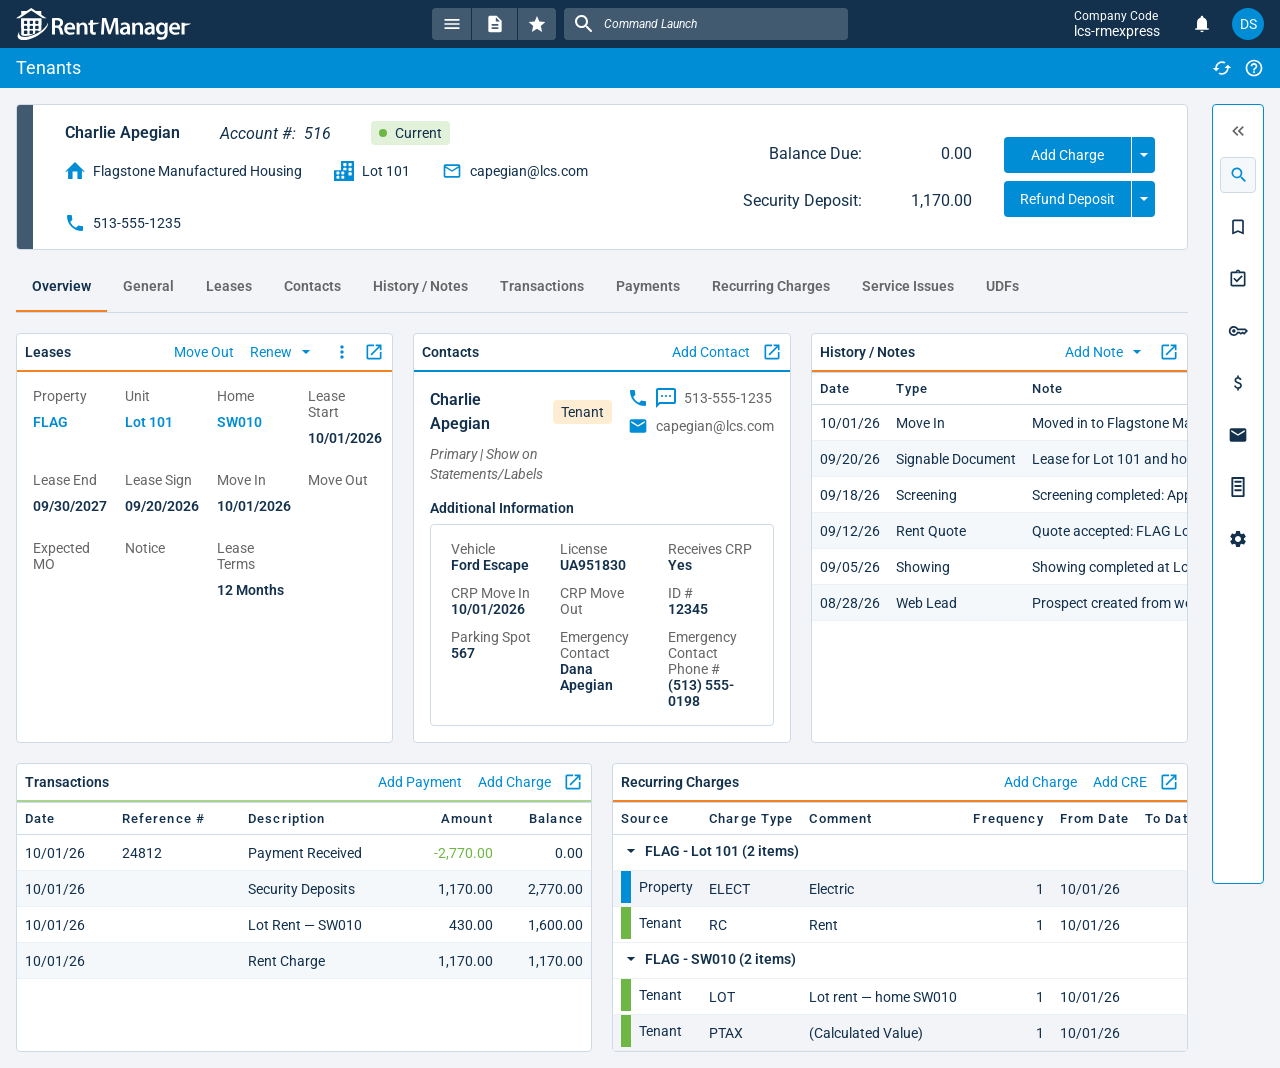
<file: screens/tenant-detail.html>
<!doctype html>
<html lang="en">
<head>
<meta charset="utf-8">
<meta name="viewport" content="width=device-width, initial-scale=1">
<meta name="rmx-skill" content="4.2.0">
<meta name="rmx-tokens" content="6144b103c405">
<title>Tenant detail — Rent Manager Express</title>
<!-- Favicon: RM house logo, full colour (RMX Components "Brand Logo, Full Color, House Logo", assets/loading-spinner-logo.svg) -->
<link rel="icon" type="image/svg+xml" href="[data-uri]">
<link href="https://fonts.googleapis.com/css2?family=Roboto:ital,wght@0,400;0,500;0,600;1,400;1,500;1,600&display=swap" rel="stylesheet">
<link rel="stylesheet" href="../assets/tokens.css">
<link rel="stylesheet" href="../assets/type.css">
<link rel="stylesheet" href="../assets/rmx.css">
<link rel="stylesheet" href="../assets/proto.css">
<link rel="stylesheet" href="../assets/responsive.css">
<link rel="stylesheet" href="../assets/megamenu.css">
<link rel="stylesheet" href="../assets/home.css">
<script>
/* Arriving from Move In (?moved-in=1): start on the header, Context Bar and empty grey page; the content
   is revealed at the end of the body (Izabella, 2026-09-24). Set here so nothing flashes first. */
if (new URLSearchParams(location.search).has('moved-in')) document.documentElement.setAttribute('data-arriving', '');
</script>
</head>
<body class="rmx">
<!-- RMX_ICONS:START - injected from assets/icons.svg, regenerated by check.mjs --fix -->
<svg xmlns="http://www.w3.org/2000/svg" style="display:none">
<!-- RMX icon core — GENERATED FROM THE LIVE LIBRARY. DO NOT EDIT BY HAND.
     Real geometry from RMX Iconography, plus the Rent Manager logo from the
     app bar (node 9671:2926). Source of truth: data/icons-core.json. -->
<symbol id="keyboard-arrow-up" viewBox="0 0 20 20" fill="currentColor"><path d="M13.825 12.8417L10 9.02502L6.175 12.8417L5 11.6667L10 6.66669L15 11.6667L13.825 12.8417Z"/></symbol>
<symbol id="keyboard-arrow-down" viewBox="0 0 20 20" fill="currentColor"><path d="M6.175 7.15833L10 10.975L13.825 7.15833L15 8.33333L10 13.3333L5 8.33333L6.175 7.15833Z"/></symbol>
<symbol id="chevron-left" viewBox="0 0 20 20" fill="currentColor"><path d="M13.0875 6.175L11.9125 5L6.91248 10L11.9125 15L13.0875 13.825L9.27081 10L13.0875 6.175Z"/></symbol>
<symbol id="chevron-right" viewBox="0 0 20 20" fill="currentColor"><path d="M8.08748 5L6.91248 6.175L10.7291 10L6.91248 13.825L8.08748 15L13.0875 10L8.08748 5Z"/></symbol>
<symbol id="keyboard-double-arrow-left" viewBox="0 0 20 20" fill="currentColor"><path d="M14.6584 15L15.8334 13.825L12.0167 10L15.8334 6.175L14.6584 5L9.65835 10L14.6584 15Z"/><path d="M9.16669 15L10.3417 13.825L6.52502 10L10.3417 6.175L9.16669 5L4.16669 10L9.16669 15Z"/></symbol>
<symbol id="keyboard-double-arrow-right" viewBox="0 0 20 20" fill="currentColor"><path d="M7.97919 10L4.16669 6.16667L5.33335 5L10.3334 10L5.33335 15L4.16669 13.8333L7.97919 10ZM13.4792 10L9.66669 6.16667L10.8334 5L15.8334 10L10.8334 15L9.66669 13.8333L13.4792 10Z"/></symbol>
<symbol id="arrow-drop-up" viewBox="0 0 20 20" fill="currentColor"><path d="M5.83331 12.0834L9.99998 7.91669L14.1666 12.0834H5.83331Z"/></symbol>
<symbol id="arrow-drop-down" viewBox="0 0 20 20" fill="currentColor"><path d="M5.83334 7.91669L10 12.0834L14.1667 7.91669H5.83334Z"/></symbol>
<symbol id="arrow-back" viewBox="0 0 20 20" fill="currentColor"><path d="M6.52084 10.8333L11.1875 15.5L10 16.6666L3.33334 9.99998L10 3.33331L11.1875 4.49998L6.52084 9.16665H16.6667V10.8333H6.52084Z"/></symbol>
<symbol id="arrow-forward" viewBox="0 0 20 20" fill="currentColor"><path d="M13.4792 10.8333H3.33334V9.16665H13.4792L8.81251 4.49998L10 3.33331L16.6667 9.99998L10 16.6666L8.81251 15.5L13.4792 10.8333Z"/></symbol>
<symbol id="arrow-upward" viewBox="0 0 20 20" fill="currentColor"><path d="M9.1669 16.665V6.52173L4.5014 11.1872L3.33502 10L10 3.33502L16.665 10L15.4986 11.1872L10.8331 6.52173V16.665H9.1669Z"/></symbol>
<symbol id="arrow-downward" viewBox="0 0 20 20" fill="currentColor"><path d="M9.16687 3.33502V13.4783L4.50137 8.81282L3.33499 10L9.99999 16.665L16.665 10L15.4986 8.81282L10.8331 13.4783V3.33502H9.16687Z"/></symbol>
<symbol id="first-page" viewBox="0 0 20 20" fill="currentColor"><path d="M15.1708 13.825L11.3458 10L15.1708 6.175L13.9958 5L8.99583 10L13.9958 15L15.1708 13.825ZM4.82916 5H6.49583V15H4.82916V5Z"/></symbol>
<symbol id="last-page" viewBox="0 0 20 20" fill="currentColor"><path d="M4.82916 6.175L8.65416 10L4.82916 13.825L6.00416 15L11.0042 10L6.00416 5L4.82916 6.175ZM13.5042 5H15.1708V15H13.5042V5Z"/></symbol>
<symbol id="info" viewBox="0 0 20 20" fill="currentColor"><path d="M9.16669 5.83335H10.8334V7.50002H9.16669V5.83335ZM9.16669 9.16669H10.8334V14.1667H9.16669V9.16669ZM10 1.66669C5.40002 1.66669 1.66669 5.40002 1.66669 10C1.66669 14.6 5.40002 18.3334 10 18.3334C14.6 18.3334 18.3334 14.6 18.3334 10C18.3334 5.40002 14.6 1.66669 10 1.66669ZM10 16.6667C6.32502 16.6667 3.33335 13.675 3.33335 10C3.33335 6.32502 6.32502 3.33335 10 3.33335C13.675 3.33335 16.6667 6.32502 16.6667 10C16.6667 13.675 13.675 16.6667 10 16.6667Z"/></symbol>
<symbol id="info-filled" viewBox="0 0 20 20" fill="currentColor"><path d="M9.16669 14.1667H10.8334V9.16669H9.16669V14.1667ZM10 7.50002C10.2361 7.50002 10.434 7.42016 10.5938 7.26044C10.7535 7.10071 10.8334 6.9028 10.8334 6.66669C10.8334 6.43058 10.7535 6.23266 10.5938 6.07294C10.434 5.91321 10.2361 5.83335 10 5.83335C9.76391 5.83335 9.56599 5.91321 9.40627 6.07294C9.24655 6.23266 9.16669 6.43058 9.16669 6.66669C9.16669 6.9028 9.24655 7.10071 9.40627 7.26044C9.56599 7.42016 9.76391 7.50002 10 7.50002ZM10 18.3334C8.84724 18.3334 7.76391 18.1146 6.75002 17.6771C5.73613 17.2396 4.85419 16.6459 4.10419 15.8959C3.35419 15.1459 2.76044 14.2639 2.32294 13.25C1.88544 12.2361 1.66669 11.1528 1.66669 10C1.66669 8.84724 1.88544 7.76391 2.32294 6.75002C2.76044 5.73613 3.35419 4.85419 4.10419 4.10419C4.85419 3.35419 5.73613 2.76044 6.75002 2.32294C7.76391 1.88544 8.84724 1.66669 10 1.66669C11.1528 1.66669 12.2361 1.88544 13.25 2.32294C14.2639 2.76044 15.1459 3.35419 15.8959 4.10419C16.6459 4.85419 17.2396 5.73613 17.6771 6.75002C18.1146 7.76391 18.3334 8.84724 18.3334 10C18.3334 11.1528 18.1146 12.2361 17.6771 13.25C17.2396 14.2639 16.6459 15.1459 15.8959 15.8959C15.1459 16.6459 14.2639 17.2396 13.25 17.6771C12.2361 18.1146 11.1528 18.3334 10 18.3334Z"/></symbol>
<symbol id="error" viewBox="0 0 20 20" fill="currentColor"><path d="M9.16669 12.5H10.8334V14.1667H9.16669V12.5ZM9.16669 5.83335H10.8334V10.8334H9.16669V5.83335ZM9.99169 1.66669C5.39169 1.66669 1.66669 5.40002 1.66669 10C1.66669 14.6 5.39169 18.3334 9.99169 18.3334C14.6 18.3334 18.3334 14.6 18.3334 10C18.3334 5.40002 14.6 1.66669 9.99169 1.66669ZM10 16.6667C6.31669 16.6667 3.33335 13.6834 3.33335 10C3.33335 6.31669 6.31669 3.33335 10 3.33335C13.6834 3.33335 16.6667 6.31669 16.6667 10C16.6667 13.6834 13.6834 16.6667 10 16.6667Z"/></symbol>
<symbol id="error-filled" viewBox="0 0 20 20" fill="currentColor"><path d="M10 14.1667C10.2361 14.1667 10.434 14.0868 10.5938 13.9271C10.7535 13.7674 10.8334 13.5695 10.8334 13.3334C10.8334 13.0972 10.7535 12.8993 10.5938 12.7396C10.434 12.5799 10.2361 12.5 10 12.5C9.76391 12.5 9.56599 12.5799 9.40627 12.7396C9.24655 12.8993 9.16669 13.0972 9.16669 13.3334C9.16669 13.5695 9.24655 13.7674 9.40627 13.9271C9.56599 14.0868 9.76391 14.1667 10 14.1667ZM9.16669 10.8334H10.8334V5.83335H9.16669V10.8334ZM10 18.3334C8.84724 18.3334 7.76391 18.1146 6.75002 17.6771C5.73613 17.2396 4.85419 16.6459 4.10419 15.8959C3.35419 15.1459 2.76044 14.2639 2.32294 13.25C1.88544 12.2361 1.66669 11.1528 1.66669 10C1.66669 8.84724 1.88544 7.76391 2.32294 6.75002C2.76044 5.73613 3.35419 4.85419 4.10419 4.10419C4.85419 3.35419 5.73613 2.76044 6.75002 2.32294C7.76391 1.88544 8.84724 1.66669 10 1.66669C11.1528 1.66669 12.2361 1.88544 13.25 2.32294C14.2639 2.76044 15.1459 3.35419 15.8959 4.10419C16.6459 4.85419 17.2396 5.73613 17.6771 6.75002C18.1146 7.76391 18.3334 8.84724 18.3334 10C18.3334 11.1528 18.1146 12.2361 17.6771 13.25C17.2396 14.2639 16.6459 15.1459 15.8959 15.8959C15.1459 16.6459 14.2639 17.2396 13.25 17.6771C12.2361 18.1146 11.1528 18.3334 10 18.3334Z"/></symbol>
<symbol id="warning" viewBox="0 0 20 20" fill="currentColor"><path d="M9.99998 5.40831L16.275 16.25H3.72498L9.99998 5.40831ZM9.99998 2.08331L0.833313 17.9166H19.1666L9.99998 2.08331ZM10.8333 13.75H9.16665V15.4166H10.8333V13.75ZM10.8333 8.74998H9.16665V12.0833H10.8333V8.74998Z"/></symbol>
<symbol id="warning-filled" viewBox="0 0 20 20" fill="currentColor"><path d="M0.833313 17.5L9.99998 1.66669L19.1666 17.5H0.833313ZM9.99998 15C10.2361 15 10.434 14.9202 10.5937 14.7604C10.7535 14.6007 10.8333 14.4028 10.8333 14.1667C10.8333 13.9306 10.7535 13.7327 10.5937 13.5729C10.434 13.4132 10.2361 13.3334 9.99998 13.3334C9.76387 13.3334 9.56595 13.4132 9.40623 13.5729C9.24651 13.7327 9.16665 13.9306 9.16665 14.1667C9.16665 14.4028 9.24651 14.6007 9.40623 14.7604C9.56595 14.9202 9.76387 15 9.99998 15ZM9.16665 12.5H10.8333V8.33335H9.16665V12.5Z"/></symbol>
<symbol id="help" viewBox="0 0 20 20" fill="currentColor"><path d="M9.16669 15H10.8334V13.3334H9.16669V15ZM10 1.66669C5.40002 1.66669 1.66669 5.40002 1.66669 10C1.66669 14.6 5.40002 18.3334 10 18.3334C14.6 18.3334 18.3334 14.6 18.3334 10C18.3334 5.40002 14.6 1.66669 10 1.66669ZM10 16.6667C6.32502 16.6667 3.33335 13.675 3.33335 10C3.33335 6.32502 6.32502 3.33335 10 3.33335C13.675 3.33335 16.6667 6.32502 16.6667 10C16.6667 13.675 13.675 16.6667 10 16.6667ZM10 5.00002C8.15835 5.00002 6.66669 6.49169 6.66669 8.33335H8.33335C8.33335 7.41669 9.08335 6.66669 10 6.66669C10.9167 6.66669 11.6667 7.41669 11.6667 8.33335C11.6667 10 9.16669 9.79169 9.16669 12.5H10.8334C10.8334 10.625 13.3334 10.4167 13.3334 8.33335C13.3334 6.49169 11.8417 5.00002 10 5.00002Z"/></symbol>
<symbol id="notifications" viewBox="0 0 20 20" fill="currentColor"><path d="M3.33334 15.8334V14.1667H5.00001V8.33335C5.00001 7.18058 5.34723 6.15627 6.04168 5.26044C6.73612 4.3646 7.6389 3.7778 8.75001 3.50002V2.91669C8.75001 2.56946 8.87154 2.27433 9.11459 2.03127C9.35765 1.78821 9.65279 1.66669 10 1.66669C10.3472 1.66669 10.6424 1.78821 10.8854 2.03127C11.1285 2.27433 11.25 2.56946 11.25 2.91669V3.50002C12.3611 3.7778 13.2639 4.3646 13.9583 5.26044C14.6528 6.15627 15 7.18058 15 8.33335V14.1667H16.6667V15.8334H3.33334ZM10 18.3334C9.54168 18.3334 9.14932 18.1702 8.82293 17.8438C8.49654 17.5174 8.33334 17.125 8.33334 16.6667H11.6667C11.6667 17.125 11.5035 17.5174 11.1771 17.8438C10.8507 18.1702 10.4583 18.3334 10 18.3334Z"/></symbol>
<symbol id="call" viewBox="0 0 20 20" fill="currentColor"><path d="M5.21778 8.92445C6.49778 11.44 8.56001 13.4933 11.0756 14.7822L13.0311 12.8267C13.2711 12.5867 13.6267 12.5067 13.9378 12.6133C14.9334 12.9422 16.0089 13.12 17.1111 13.12C17.6 13.12 18 13.52 18 14.0089V17.1111C18 17.6 17.6 18 17.1111 18C8.76445 18 2 11.2356 2 2.88889C2 2.4 2.4 2 2.88889 2H6.00001C6.4889 2 6.8889 2.4 6.8889 2.88889C6.8889 4 7.06667 5.06667 7.39556 6.06223C7.49334 6.37334 7.42223 6.72001 7.17334 6.9689L5.21778 8.92445Z"/></symbol>
<symbol id="mail" viewBox="0 0 20 20" fill="currentColor"><path d="M16.6667 3.33331H3.33335C2.41669 3.33331 1.67502 4.08331 1.67502 4.99998L1.66669 15C1.66669 15.9166 2.41669 16.6666 3.33335 16.6666H16.6667C17.5834 16.6666 18.3334 15.9166 18.3334 15V4.99998C18.3334 4.08331 17.5834 3.33331 16.6667 3.33331ZM16.6667 6.66665L10 10.8333L3.33335 6.66665V4.99998L10 9.16665L16.6667 4.99998V6.66665Z"/></symbol>
<symbol id="send" viewBox="0 0 20 20" fill="currentColor"><path d="M3.05937 17L17.601 10.7667C18.276 10.475 18.276 9.52499 17.601 9.23333L3.05937 2.99999C2.50937 2.75833 1.90103 3.16666 1.90103 3.75833L1.8927 7.59999C1.8927 8.01666 2.20103 8.37499 2.6177 8.42499L14.3927 9.99999L2.6177 11.5667C2.20103 11.625 1.8927 11.9833 1.8927 12.4L1.90103 16.2417C1.90103 16.8333 2.50937 17.2417 3.05937 17Z"/></symbol>
<symbol id="add" viewBox="0 0 20 20" fill="currentColor"><path d="M15.8334 10.8333H10.8334V15.8333H9.16669V10.8333H4.16669V9.16666H9.16669V4.16666H10.8334V9.16666H15.8334V10.8333Z"/></symbol>
<symbol id="remove" viewBox="0 0 20 20" fill="currentColor"><path d="M4.16669 10.8333V9.16666H15.8334V10.8333H4.16669Z"/></symbol>
<symbol id="close" viewBox="0 0 20 20" fill="currentColor"><path d="M15.8334 5.34166L14.6584 4.16666L10 8.82499L5.34169 4.16666L4.16669 5.34166L8.82502 9.99999L4.16669 14.6583L5.34169 15.8333L10 11.175L14.6584 15.8333L15.8334 14.6583L11.175 9.99999L15.8334 5.34166Z"/></symbol>
<symbol id="check" viewBox="0 0 20 20" fill="currentColor"><path d="M7.90168 15.1494L3.01996 10.2676L4.24039 9.04721L7.90168 12.7085L15.7595 4.85065L16.98 6.07108L7.90168 15.1494Z"/></symbol>
<symbol id="check-circle" viewBox="0 0 20 20" fill="currentColor"><path d="M10 1.66666C5.40002 1.66666 1.66669 5.39999 1.66669 9.99999C1.66669 14.6 5.40002 18.3333 10 18.3333C14.6 18.3333 18.3334 14.6 18.3334 9.99999C18.3334 5.39999 14.6 1.66666 10 1.66666ZM10 16.6667C6.32502 16.6667 3.33335 13.675 3.33335 9.99999C3.33335 6.32499 6.32502 3.33332 10 3.33332C13.675 3.33332 16.6667 6.32499 16.6667 9.99999C16.6667 13.675 13.675 16.6667 10 16.6667ZM13.825 6.31666L8.33335 11.8083L6.17502 9.65832L5.00002 10.8333L8.33335 14.1667L15 7.49999L13.825 6.31666Z"/></symbol>
<symbol id="check-circle-filled" viewBox="0 0 20 20" fill="currentColor"><path d="M10 1.66666C5.40002 1.66666 1.66669 5.39999 1.66669 9.99999C1.66669 14.6 5.40002 18.3333 10 18.3333C14.6 18.3333 18.3334 14.6 18.3334 9.99999C18.3334 5.39999 14.6 1.66666 10 1.66666ZM8.33335 14.1667L4.16669 9.99999L5.34169 8.82499L8.33335 11.8083L14.6584 5.48332L15.8334 6.66666L8.33335 14.1667Z"/></symbol>
<symbol id="add-circle" viewBox="0 0 20 20" fill="currentColor"><path d="M10.9 5.5H9.1V9.1H5.5V10.9H9.1V14.5H10.9V10.9H14.5V9.1H10.9V5.5ZM10 1C5.032 1 1 5.032 1 10C1 14.968 5.032 19 10 19C14.968 19 19 14.968 19 10C19 5.032 14.968 1 10 1ZM10 17.2C6.031 17.2 2.8 13.969 2.8 10C2.8 6.031 6.031 2.8 10 2.8C13.969 2.8 17.2 6.031 17.2 10C17.2 13.969 13.969 17.2 10 17.2Z"/></symbol>
<symbol id="edit" viewBox="0 0 20 20" fill="currentColor"><path d="M2.49896 17.501H5.62396L14.8406 8.28438L11.7156 5.15938L2.49896 14.376V17.501ZM4.16563 15.0677L11.7156 7.51771L12.4823 8.28438L4.9323 15.8344H4.16563V15.0677Z"/><path d="M15.3073 2.74271C14.9823 2.41771 14.4573 2.41771 14.1323 2.74271L12.6073 4.26771L15.7323 7.39271L17.2573 5.86771C17.5823 5.54271 17.5823 5.01771 17.2573 4.69271L15.3073 2.74271Z"/></symbol>
<symbol id="edit-filled" viewBox="0 0 20 20" fill="currentColor"><path d="M2.49896 14.376V17.501H5.62396L14.8406 8.28438L11.7156 5.15938L2.49896 14.376Z"/><path d="M17.2573 4.69271L15.3073 2.74271C14.9823 2.41771 14.4573 2.41771 14.1323 2.74271L12.6073 4.26771L15.7323 7.39271L17.2573 5.86771C17.5823 5.54271 17.5823 5.01771 17.2573 4.69271Z"/></symbol>
<symbol id="delete-filled" viewBox="0 0 20 20" fill="currentColor"><path d="M4.99999 15.8333C4.99999 16.75 5.74999 17.5 6.66666 17.5H13.3333C14.25 17.5 15 16.75 15 15.8333V5.83333H4.99999V15.8333ZM15.8333 3.33333H12.9167L12.0833 2.5H7.91666L7.08332 3.33333H4.16666V5H15.8333V3.33333Z"/></symbol>
<symbol id="menu" viewBox="0 0 20 20" fill="currentColor"><path d="M2.5 15H17.5V13.3333H2.5V15ZM2.5 10.8333H17.5V9.16667H2.5V10.8333ZM2.5 5V6.66667H17.5V5H2.5Z"/></symbol>
<symbol id="search" viewBox="0 0 20 20" fill="currentColor"><path d="M12.9167 11.6667H12.2583L12.025 11.4417C13.025 10.275 13.5417 8.68334 13.2583 6.99167C12.8667 4.675 10.9333 2.825 8.59999 2.54167C5.07499 2.10834 2.10832 5.075 2.54165 8.6C2.82499 10.9333 4.67499 12.8667 6.99165 13.2583C8.68332 13.5417 10.275 13.025 11.4417 12.025L11.6667 12.2583V12.9167L15.2083 16.4583C15.55 16.8 16.1083 16.8 16.45 16.4583C16.7917 16.1167 16.7917 15.5583 16.45 15.2167L12.9167 11.6667ZM7.91665 11.6667C5.84165 11.6667 4.16665 9.99167 4.16665 7.91667C4.16665 5.84167 5.84165 4.16667 7.91665 4.16667C9.99165 4.16667 11.6667 5.84167 11.6667 7.91667C11.6667 9.99167 9.99165 11.6667 7.91665 11.6667Z"/></symbol>
<symbol id="grade" viewBox="0 0 20 20" fill="currentColor"><path d="M10 14.8083L15.15 17.9167L13.7833 12.0583L18.3333 8.11667L12.3417 7.60834L10 2.08334L7.65834 7.60834L1.66667 8.11667L6.21667 12.0583L4.85001 17.9167L10 14.8083Z"/></symbol>
<symbol id="reports" viewBox="0 0 20 20" fill="currentColor"><path d="M12.8125 5.67188H7.18752C6.67002 5.67188 6.25002 5.25188 6.25002 4.73438C6.25002 4.21688 6.67002 3.79688 7.18752 3.79688H12.8125C13.33 3.79688 13.75 4.21688 13.75 4.73438C13.75 5.25188 13.33 5.67188 12.8125 5.67188ZM12.8125 9.90563H7.18752C6.67002 9.90563 6.25002 9.48563 6.25002 8.96813C6.25002 8.45063 6.67002 8.03063 7.18752 8.03063H12.8125C13.33 8.03063 13.75 8.45063 13.75 8.96813C13.75 9.48563 13.33 9.90563 12.8125 9.90563ZM12.8125 14.1406H7.18752C6.67002 14.1406 6.25002 13.7206 6.25002 13.2031C6.25002 12.6856 6.67002 12.2656 7.18752 12.2656H12.8125C13.33 12.2656 13.75 12.6856 13.75 13.2031C13.75 13.7206 13.33 14.1406 12.8125 14.1406ZM15.6625 20H4.33752C3.82002 20 3.40002 19.58 3.40002 19.0625V0.990631C3.40002 0.473131 3.82002 0.0531311 4.33752 0.0531311H15.6625C16.18 0.0531311 16.6 0.473131 16.6 0.990631V19.0625C16.6 19.58 16.18 20 15.6625 20ZM5.28065 18.125H14.7181V1.93438H5.28065V18.125Z"/></symbol>
<symbol id="description" viewBox="0 0 20 20" fill="currentColor"><path d="M6.66665 15H13.3333V13.3333H6.66665V15ZM6.66665 11.6667H13.3333V9.99999H6.66665V11.6667ZM4.99998 18.3333C4.54165 18.3333 4.14929 18.1701 3.8229 17.8437C3.49651 17.5174 3.33331 17.125 3.33331 16.6667V3.33332C3.33331 2.87499 3.49651 2.48263 3.8229 2.15624C4.14929 1.82985 4.54165 1.66666 4.99998 1.66666H11.6666L16.6666 6.66666V16.6667C16.6666 17.125 16.5035 17.5174 16.1771 17.8437C15.8507 18.1701 15.4583 18.3333 15 18.3333H4.99998ZM10.8333 7.49999H15L10.8333 3.33332V7.49999Z"/></symbol>
<symbol id="print" viewBox="0 0 20 20" fill="currentColor"><path d="M16.3 6.44444H3.7C2.206 6.44444 1 7.63556 1 9.11111V14.4444H4.6V18H15.4V14.4444H19V9.11111C19 7.63556 17.794 6.44444 16.3 6.44444ZM13.6 16.2222H6.4V11.7778H13.6V16.2222ZM16.3 10C15.805 10 15.4 9.6 15.4 9.11111C15.4 8.62222 15.805 8.22222 16.3 8.22222C16.795 8.22222 17.2 8.62222 17.2 9.11111C17.2 9.6 16.795 10 16.3 10ZM15.4 2H4.6V5.55556H15.4V2Z"/></symbol>
<symbol id="refresh" viewBox="0 0 20 20" fill="currentColor"><path d="M14.7042 5.29168C13.4958 4.08334 11.8375 3.33334 9.99583 3.33334C6.3125 3.33334 3.3375 6.31668 3.3375 10C3.3375 13.6833 6.3125 16.6667 9.99583 16.6667C13.1042 16.6667 15.6958 14.5417 16.4375 11.6667H14.7042C14.0208 13.6083 12.1708 15 9.99583 15C7.2375 15 4.99583 12.7583 4.99583 10C4.99583 7.24168 7.2375 5.00001 9.99583 5.00001C11.3792 5.00001 12.6125 5.57501 13.5125 6.48334L10.8292 9.16668H16.6625V3.33334L14.7042 5.29168Z"/></symbol>
<symbol id="settings" viewBox="0 0 20 20" fill="currentColor"><path d="M15.95 10.7833C15.9833 10.5333 16 10.275 16 10C16 9.73333 15.9833 9.46667 15.9417 9.21667L17.6333 7.9C17.7833 7.78333 17.825 7.55833 17.7333 7.39167L16.1333 4.625C16.0333 4.44167 15.825 4.38333 15.6417 4.44167L13.65 5.24167C13.2333 4.925 12.7917 4.65833 12.3 4.45833L12 2.34167C11.9667 2.14167 11.8 2 11.6 2H8.39999C8.19999 2 8.04166 2.14167 8.00832 2.34167L7.70832 4.45833C7.21666 4.65833 6.76666 4.93333 6.35832 5.24167L4.36666 4.44167C4.18332 4.375 3.97499 4.44167 3.87499 4.625L2.28332 7.39167C2.18332 7.56667 2.21666 7.78333 2.38332 7.9L4.07499 9.21667C4.03332 9.46667 3.99999 9.74167 3.99999 10C3.99999 10.2583 4.01666 10.5333 4.05832 10.7833L2.36666 12.1C2.21666 12.2167 2.17499 12.4417 2.26666 12.6083L3.86666 15.375C3.96666 15.5583 4.17499 15.6167 4.35832 15.5583L6.34999 14.7583C6.76666 15.075 7.20832 15.3417 7.69999 15.5417L7.99999 17.6583C8.04166 17.8583 8.19999 18 8.39999 18H11.6C11.8 18 11.9667 17.8583 11.9917 17.6583L12.2917 15.5417C12.7833 15.3417 13.2333 15.075 13.6417 14.7583L15.6333 15.5583C15.8167 15.625 16.025 15.5583 16.125 15.375L17.725 12.6083C17.825 12.425 17.7833 12.2167 17.625 12.1L15.95 10.7833ZM9.99999 13C8.34999 13 6.99999 11.65 6.99999 10C6.99999 8.35 8.34999 7 9.99999 7C11.65 7 13 8.35 13 10C13 11.65 11.65 13 9.99999 13Z"/></symbol>
<symbol id="more-vert" viewBox="0 0 20 20" fill="currentColor"><path d="M9.99998 6.66668C10.9166 6.66668 11.6666 5.91668 11.6666 5.00001C11.6666 4.08334 10.9166 3.33334 9.99998 3.33334C9.08331 3.33334 8.33331 4.08334 8.33331 5.00001C8.33331 5.91668 9.08331 6.66668 9.99998 6.66668ZM9.99998 8.33334C9.08331 8.33334 8.33331 9.08334 8.33331 10C8.33331 10.9167 9.08331 11.6667 9.99998 11.6667C10.9166 11.6667 11.6666 10.9167 11.6666 10C11.6666 9.08334 10.9166 8.33334 9.99998 8.33334ZM9.99998 13.3333C9.08331 13.3333 8.33331 14.0833 8.33331 15C8.33331 15.9167 9.08331 16.6667 9.99998 16.6667C10.9166 16.6667 11.6666 15.9167 11.6666 15C11.6666 14.0833 10.9166 13.3333 9.99998 13.3333Z"/></symbol>
<symbol id="tune" viewBox="0 0 20 20" fill="currentColor"><path d="M8.82222 18V13H10.1556V14.8444H18V16.1778H10.1556V18H8.82222ZM2 16.1778V14.8444H7.48889V16.1778H2ZM6.15556 12.4889V10.6667H2V9.33333H6.15556V7.46667H7.48889V12.4889H6.15556ZM8.82222 10.6667V9.33333H18V10.6667H8.82222ZM12.5111 7V2H13.8444V3.82222H18V5.15556H13.8444V7H12.5111ZM2 5.15556V3.82222H11.1778V5.15556H2Z"/></symbol>
<symbol id="visibility" viewBox="0 0 20 20" fill="currentColor"><path d="M10 13.3333C11.0417 13.3333 11.9271 12.9688 12.6563 12.2396C13.3854 11.5104 13.75 10.625 13.75 9.58334C13.75 8.54168 13.3854 7.65626 12.6563 6.92709C11.9271 6.19793 11.0417 5.83334 10 5.83334C8.95834 5.83334 8.07293 6.19793 7.34376 6.92709C6.61459 7.65626 6.25001 8.54168 6.25001 9.58334C6.25001 10.625 6.61459 11.5104 7.34376 12.2396C8.07293 12.9688 8.95834 13.3333 10 13.3333ZM10 11.8333C9.37501 11.8333 8.84376 11.6146 8.40626 11.1771C7.96876 10.7396 7.75001 10.2083 7.75001 9.58334C7.75001 8.95834 7.96876 8.42709 8.40626 7.98959C8.84376 7.55209 9.37501 7.33334 10 7.33334C10.625 7.33334 11.1563 7.55209 11.5938 7.98959C12.0313 8.42709 12.25 8.95834 12.25 9.58334C12.25 10.2083 12.0313 10.7396 11.5938 11.1771C11.1563 11.6146 10.625 11.8333 10 11.8333ZM10 15.8333C7.97223 15.8333 6.12501 15.2674 4.45834 14.1354C2.79168 13.0035 1.58334 11.4861 0.833344 9.58334C1.58334 7.68057 2.79168 6.1632 4.45834 5.03126C6.12501 3.89932 7.97223 3.33334 10 3.33334C12.0278 3.33334 13.875 3.89932 15.5417 5.03126C17.2083 6.1632 18.4167 7.68057 19.1667 9.58334C18.4167 11.4861 17.2083 13.0035 15.5417 14.1354C13.875 15.2674 12.0278 15.8333 10 15.8333Z"/></symbol>
<symbol id="folder" viewBox="0 0 20 20" fill="currentColor"><path d="M3.5 16C3.09722 16 2.74653 15.8507 2.44792 15.5521C2.14931 15.2535 2 14.9028 2 14.5V5.5C2 5.0875 2.14931 4.73438 2.44792 4.44063C2.74653 4.14688 3.09722 4 3.5 4H8L10 6H16.5C16.9125 6 17.2656 6.14688 17.5594 6.44063C17.8531 6.73438 18 7.0875 18 7.5V14.5C18 14.9028 17.8531 15.2535 17.5594 15.5521C17.2656 15.8507 16.9125 16 16.5 16H3.5ZM3.5 14.5H16.5V7.5H9.375L7.375 5.5H3.5V14.5Z"/></symbol>
<symbol id="download" viewBox="0 0 20 20" fill="currentColor"><path d="M15.8333 10V15.8333H4.16667V10H2.5V15.8333C2.5 16.75 3.25 17.5 4.16667 17.5H15.8333C16.75 17.5 17.5 16.75 17.5 15.8333V10H15.8333ZM10.8333 10.5583L12.9917 8.40833L14.1667 9.58333L10 13.75L5.83333 9.58333L7.00833 8.40833L9.16667 10.5583V2.5H10.8333V10.5583Z"/></symbol>
<symbol id="list" viewBox="0 0 20 20" fill="currentColor"><path d="M2.5 10.8333H4.16667V9.16668H2.5V10.8333ZM2.5 14.1667H4.16667V12.5H2.5V14.1667ZM2.5 7.50001H4.16667V5.83334H2.5V7.50001ZM5.83333 10.8333H17.5V9.16668H5.83333V10.8333ZM5.83333 14.1667H17.5V12.5H5.83333V14.1667ZM5.83333 5.83334V7.50001H17.5V5.83334H5.83333Z"/></symbol>
<symbol id="autorenew" viewBox="0 0 20 20" fill="currentColor"><path d="M15.8333 6.66668L12.5 10H15C15 12.7583 12.7583 15 9.99998 15C9.15831 15 8.35831 14.7917 7.66665 14.4167L6.44998 15.6333C7.47498 16.2833 8.69165 16.6667 9.99998 16.6667C13.6833 16.6667 16.6666 13.6833 16.6666 10H19.1666L15.8333 6.66668ZM4.99998 10C4.99998 7.24168 7.24165 5.00001 9.99998 5.00001C10.8416 5.00001 11.6416 5.20834 12.3333 5.58334L13.55 4.36668C12.525 3.71668 11.3083 3.33334 9.99998 3.33334C6.31665 3.33334 3.33331 6.31668 3.33331 10H0.833313L4.16665 13.3333L7.49998 10H4.99998Z"/></symbol>
<symbol id="more-horiz" viewBox="0 0 20 20" fill="currentColor"><path d="M4.99999 8.33334C4.08333 8.33334 3.33333 9.08334 3.33333 10C3.33333 10.9167 4.08333 11.6667 4.99999 11.6667C5.91666 11.6667 6.66666 10.9167 6.66666 10C6.66666 9.08334 5.91666 8.33334 4.99999 8.33334ZM15 8.33334C14.0833 8.33334 13.3333 9.08334 13.3333 10C13.3333 10.9167 14.0833 11.6667 15 11.6667C15.9167 11.6667 16.6667 10.9167 16.6667 10C16.6667 9.08334 15.9167 8.33334 15 8.33334ZM9.99999 8.33334C9.08333 8.33334 8.33333 9.08334 8.33333 10C8.33333 10.9167 9.08333 11.6667 9.99999 11.6667C10.9167 11.6667 11.6667 10.9167 11.6667 10C11.6667 9.08334 10.9167 8.33334 9.99999 8.33334Z"/></symbol>
<symbol id="link" viewBox="0 0 20 20" fill="currentColor"><path d="M3.24999 10C3.24999 8.57501 4.40832 7.41668 5.83332 7.41668H9.16666V5.83334H5.83332C3.53332 5.83334 1.66666 7.70001 1.66666 10C1.66666 12.3 3.53332 14.1667 5.83332 14.1667H9.16666V12.5833H5.83332C4.40832 12.5833 3.24999 11.425 3.24999 10ZM6.66666 10.8333H13.3333V9.16668H6.66666V10.8333ZM14.1667 5.83334H10.8333V7.41668H14.1667C15.5917 7.41668 16.75 8.57501 16.75 10C16.75 11.425 15.5917 12.5833 14.1667 12.5833H10.8333V14.1667H14.1667C16.4667 14.1667 18.3333 12.3 18.3333 10C18.3333 7.70001 16.4667 5.83334 14.1667 5.83334Z"/></symbol>
<symbol id="attach" viewBox="0 0 20 20" fill="currentColor"><path d="M13.3334 5.00001V14.5833C13.3334 16.425 11.8417 17.9167 10 17.9167C8.15835 17.9167 6.66669 16.425 6.66669 14.5833V4.16668C6.66669 3.01668 7.60002 2.08334 8.75002 2.08334C9.90002 2.08334 10.8334 3.01668 10.8334 4.16668V12.9167C10.8334 13.375 10.4584 13.75 10 13.75C9.54169 13.75 9.16669 13.375 9.16669 12.9167V5.00001H7.91669V12.9167C7.91669 14.0667 8.85002 15 10 15C11.15 15 12.0834 14.0667 12.0834 12.9167V4.16668C12.0834 2.32501 10.5917 0.833344 8.75002 0.833344C6.90835 0.833344 5.41669 2.32501 5.41669 4.16668V14.5833C5.41669 17.1167 7.46669 19.1667 10 19.1667C12.5334 19.1667 14.5834 17.1167 14.5834 14.5833V5.00001H13.3334Z"/></symbol>
<symbol id="flag-outline" viewBox="0 0 20 20" fill="currentColor"><path d="M3.07483 18.1102V1.88983H16.5918L13.8884 6.21525L16.5918 10.5407H4.69686V18.1102H3.07483ZM4.69686 8.91864H13.6631L11.9735 6.21525L13.6631 3.51187H4.69686V8.91864Z"/></symbol>
<symbol id="calendar-today" viewBox="0 0 20 20" fill="currentColor"><path d="M16.6667 2.5H15.8333V0.833336H14.1667V2.5H5.83332V0.833336H4.16666V2.5H3.33332C2.41666 2.5 1.66666 3.25 1.66666 4.16667V17.5C1.66666 18.4167 2.41666 19.1667 3.33332 19.1667H16.6667C17.5833 19.1667 18.3333 18.4167 18.3333 17.5V4.16667C18.3333 3.25 17.5833 2.5 16.6667 2.5ZM16.6667 17.5H3.33332V8.33334H16.6667V17.5ZM16.6667 6.66667H3.33332V4.16667H16.6667V6.66667Z"/></symbol>
<symbol id="schedule" viewBox="0 0 20 20" fill="currentColor"><path d="M12.75 13.9167L13.9167 12.75L10.8334 9.66666V5.83333H9.16669V10.3333L12.75 13.9167ZM10 18.3333C8.84724 18.3333 7.76391 18.1146 6.75002 17.6771C5.73613 17.2396 4.85419 16.6458 4.10419 15.8958C3.35419 15.1458 2.76044 14.2639 2.32294 13.25C1.88544 12.2361 1.66669 11.1528 1.66669 10C1.66669 8.84722 1.88544 7.76389 2.32294 6.75C2.76044 5.73611 3.35419 4.85416 4.10419 4.10416C4.85419 3.35416 5.73613 2.76041 6.75002 2.32291C7.76391 1.88541 8.84724 1.66666 10 1.66666C11.1528 1.66666 12.2361 1.88541 13.25 2.32291C14.2639 2.76041 15.1459 3.35416 15.8959 4.10416C16.6459 4.85416 17.2396 5.73611 17.6771 6.75C18.1146 7.76389 18.3334 8.84722 18.3334 10C18.3334 11.1528 18.1146 12.2361 17.6771 13.25C17.2396 14.2639 16.6459 15.1458 15.8959 15.8958C15.1459 16.6458 14.2639 17.2396 13.25 17.6771C12.2361 18.1146 11.1528 18.3333 10 18.3333ZM10 16.6667C11.8472 16.6667 13.4202 16.0174 14.7188 14.7187C16.0174 13.4201 16.6667 11.8472 16.6667 10C16.6667 8.15278 16.0174 6.57986 14.7188 5.28125C13.4202 3.98264 11.8472 3.33333 10 3.33333C8.1528 3.33333 6.57988 3.98264 5.28127 5.28125C3.98266 6.57986 3.33335 8.15278 3.33335 10C3.33335 11.8472 3.98266 13.4201 5.28127 14.7187C6.57988 16.0174 8.1528 16.6667 10 16.6667Z"/></symbol>
<symbol id="lock" viewBox="0 0 20 20" fill="currentColor"><path d="M15.3719 8.43751H15.0594V6.94313C15.0594 6.93313 15.0594 6.92126 15.0594 6.91001C15.0594 4.16938 12.8813 1.93688 10.1613 1.85001H9.84064C7.11252 1.93688 4.93376 4.16938 4.93376 6.91001C4.93376 6.92188 4.93376 6.93313 4.93376 6.94563V6.94376V8.43813H4.62126C4.13064 8.43813 3.74939 8.93501 3.74939 9.56001V17.0169C3.74939 17.6419 4.14626 18.1475 4.63689 18.1475H15.3869C15.8775 18.1475 16.2775 17.6381 16.2775 17.0169V9.56126C16.2775 8.93626 15.8775 8.43313 15.3869 8.43313L15.3719 8.43751ZM10.9969 13.2844V15.5313C10.995 15.7919 10.7863 16.0038 10.525 16.0094H9.46501C9.20314 16.0063 8.99189 15.7938 8.99002 15.5313V13.2781C8.74502 13.0313 8.59314 12.6925 8.59314 12.3175C8.59314 11.6031 9.14252 11.0181 9.84064 10.96H10.1581C10.8613 11.0181 11.4106 11.6044 11.4106 12.3181C11.4106 12.6931 11.2588 13.0325 11.0138 13.2788L10.9969 13.2844ZM12.9625 8.43751H7.02501V6.94313C7.02501 5.30313 8.35439 3.97376 9.99439 3.97376C11.6344 3.97376 12.9638 5.30313 12.9638 6.94313L12.9625 8.43751Z"/></symbol>
<symbol id="logout" viewBox="0 0 20 20" fill="currentColor"><path d="M15 3.25C14.4375 2.875 13.625 3.0625 13.25 3.625C12.875 4.1875 13.0625 5 13.625 5.375C15.5 6.625 16.625 8.6875 16.625 10.875C16.625 14.5 13.6875 17.4375 10.0625 17.4375C6.4375 17.4375 3.5 14.5 3.5 10.875C3.5 8.75 4.5625 6.75 6.3125 5.5C6.875 5.0625 7 4.3125 6.625 3.75C6.25 3.1875 5.4375 3.0625 4.875 3.4375C2.4375 5.125 1 7.9375 1 10.875C1 15.875 5.0625 19.9375 10.0625 19.9375C15.0625 19.9375 19.125 15.875 19.125 10.875C19.125 7.8125 17.5625 4.9375 15 3.25ZM10.0625 11.1875C10.6875 11.1875 11.25 10.6875 11.25 10V1.625C11.25 1 10.75 0.4375 10.0625 0.4375C9.375 0.4375 8.875 0.9375 8.875 1.625V10C8.875 10.625 9.4375 11.1875 10.0625 11.1875Z"/></symbol>
<symbol id="person" viewBox="0 0 20 20" fill="currentColor"><path d="M9.99998 10C11.8416 10 13.3333 8.50834 13.3333 6.66667C13.3333 4.825 11.8416 3.33334 9.99998 3.33334C8.15831 3.33334 6.66665 4.825 6.66665 6.66667C6.66665 8.50834 8.15831 10 9.99998 10ZM9.99998 11.6667C7.77498 11.6667 3.33331 12.7833 3.33331 15V16.6667H16.6666V15C16.6666 12.7833 12.225 11.6667 9.99998 11.6667Z"/></symbol>
<symbol id="content-copy" viewBox="0 0 20 20" fill="currentColor"><path d="M12.9411 18.33H3.99158C3.17121 18.33 2.5 17.648 2.5 16.8145V6.20635H3.99158V16.8145H12.9411V18.33ZM15.1784 15.2991H6.97474C6.15437 15.2991 5.48316 14.6171 5.48316 13.7836V3.17544C5.48316 2.34194 6.15437 1.65999 6.97474 1.65999H15.1784C15.9988 1.65999 16.67 2.34194 16.67 3.17544V13.7836C16.67 14.6171 15.9988 15.2991 15.1784 15.2991ZM15.1784 3.17544H6.97474V13.7836H15.1784V3.17544Z"/></symbol>
<symbol id="open-in-new" viewBox="0 0 20 20" fill="currentColor"><path d="M15.8333 15.8333H4.16667V4.16667H10V2.5H4.16667C3.24167 2.5 2.5 3.25 2.5 4.16667V15.8333C2.5 16.75 3.24167 17.5 4.16667 17.5H15.8333C16.75 17.5 17.5 16.75 17.5 15.8333V10H15.8333V15.8333ZM11.6667 2.5V4.16667H14.6583L6.46667 12.3583L7.64167 13.5333L15.8333 5.34167V8.33333H17.5V2.5H11.6667Z"/></symbol>
<symbol id="rmx-logo" viewBox="0 0 175 32" fill="currentColor"><path d="M15.2665 2.43711L26.9433 10.338H30.5331L25.3039 6.80123V3.12323H19.8699L15.2665 0.00915527L10.6632 3.12323H5.22613V6.80123L0 10.338H3.58671L15.2665 2.43711Z"/><path d="M19.2091 25.3785C19.1651 25.2693 19.1381 25.1411 19.1361 25.0069V23.4894C19.1361 22.9315 19.588 22.4788 20.1448 22.4788H21.6592C22.216 22.4788 22.6679 22.9315 22.6679 23.4894V23.6136C23.6115 23.0607 24.5072 22.4838 25.3389 21.8868V10.5123H5.22613V27.0553C7.93816 28.5988 13.4222 27.9878 19.2091 25.3765V25.3785ZM19.1361 13.4971C19.1431 12.9442 19.592 12.4985 20.1448 12.4985H21.6592C22.212 12.4985 22.6619 12.9442 22.6679 13.4961V15.0136C22.6679 15.5715 22.216 16.0243 21.6592 16.0243H20.1448C19.588 16.0243 19.1361 15.5715 19.1361 15.0136V13.4971ZM19.1361 18.5033C19.1361 17.9454 19.588 17.4927 20.1448 17.4927H21.6592C22.216 17.4927 22.6679 17.9454 22.6679 18.5033V20.0208C22.6679 20.5787 22.216 21.0314 21.6592 21.0314H20.1448C19.588 21.0314 19.1361 20.5787 19.1361 20.0208V18.5033ZM13.5182 13.4911C13.5252 12.9422 13.967 12.5005 14.5138 12.4925H16.0283C16.5811 12.4925 17.0309 12.9382 17.0369 13.4901V15.0076C17.0369 15.5655 16.5851 16.0183 16.0283 16.0183H14.5138C13.962 16.0112 13.5172 15.5615 13.5172 15.0076L13.5182 13.4911ZM13.5182 18.4953C13.5182 17.9414 13.963 17.4907 14.5138 17.4846H16.0283C16.5851 17.4846 17.0369 17.9374 17.0369 18.4953V20.0128C17.0369 20.5707 16.5851 21.0234 16.0283 21.0234H14.5138C13.962 21.0164 13.5172 20.5667 13.5172 20.0128L13.5182 18.4953ZM13.5182 23.4964C13.5182 22.9425 13.963 22.4918 14.5138 22.4858H16.0283C16.5851 22.4858 17.0369 22.9385 17.0369 23.4964V25.0139C17.0289 25.5658 16.5801 26.0105 16.0283 26.0105H14.5138C13.967 26.0035 13.5262 25.5618 13.5172 25.0159L13.5182 23.4964ZM7.90217 13.4911C7.90917 12.9382 8.35801 12.4925 8.91081 12.4925H10.4253C10.9731 12.4935 11.4169 12.9402 11.4169 13.4891C11.4169 13.4891 11.4169 13.4901 11.4169 13.4921V15.0096C11.4169 15.0136 11.4169 15.0186 11.4169 15.0246C11.4169 15.5735 10.9731 16.0193 10.4253 16.0213H8.91081C8.35401 16.0213 7.90217 15.5685 7.90217 15.0106V13.4911ZM7.90217 18.4953C7.90217 17.9374 8.35401 17.4846 8.91081 17.4846H10.4253C10.9741 17.4937 11.4169 17.9424 11.4169 18.4953V20.0128C11.4169 20.5647 10.9761 21.0134 10.4263 21.0234H8.91181C8.35501 21.0234 7.90317 20.5707 7.90317 20.0128L7.90217 18.4953ZM7.90217 23.4964C7.90217 22.9385 8.35401 22.4858 8.91081 22.4858H10.4253C10.9731 22.4868 11.4169 22.9315 11.4169 23.4824C11.4169 23.4874 11.4169 23.4934 11.4169 23.4984V25.0149C11.4089 25.5608 10.9701 26.0005 10.4263 26.0115H8.91181C8.36 26.0115 7.91117 25.5678 7.90317 25.0169L7.90217 23.4964Z"/><path d="M20.7556 25.6199C12.9694 29.6895 5.22113 30.2354 3.45076 26.8309C2.94594 25.8683 2.99593 24.6824 3.48375 23.3933C1.75637 25.7461 1.1176 27.9938 1.96929 29.6405C3.83363 33.2173 11.9787 32.6454 20.1618 28.3774C27.9 24.3338 32.8962 18.4182 31.8416 14.7632C31.0449 18.1297 26.7774 22.4648 20.7556 25.6199Z"/><path d="M5.22613 19.9356C6.1298 19.9076 7.01749 19.8675 7.90217 19.8144V18.4953C7.90217 17.9374 8.35401 17.4846 8.91081 17.4846H10.4253C10.9741 17.4937 11.4169 17.9424 11.4169 18.4953V19.554C12.1293 19.4879 12.8367 19.4131 13.5391 19.3297V18.4953C13.5391 17.9414 13.984 17.4907 14.5348 17.4846H16.0492C16.606 17.4846 17.0579 17.9374 17.0579 18.4953V18.8409C17.7726 18.7247 18.4824 18.6055 19.1821 18.4753C19.1981 17.9354 19.635 17.5027 20.1748 17.4947H21.6892C21.9741 17.4977 22.23 17.6179 22.413 17.8102C23.4216 17.5808 24.3973 17.3324 25.3569 17.068V10.5183H5.22713L5.22613 19.9356ZM19.1361 13.4911C19.1431 12.9382 19.592 12.4925 20.1448 12.4925H21.6592C22.212 12.4925 22.6619 12.9382 22.6679 13.4901V15.0076C22.6679 15.5655 22.216 16.0183 21.6592 16.0183H20.1448C19.588 16.0183 19.1361 15.5655 19.1361 15.0076V13.4911ZM13.5182 13.4911C13.5252 12.9422 13.967 12.5005 14.5138 12.4925H16.0283C16.5811 12.4925 17.0309 12.9382 17.0369 13.4901V15.0076C17.0369 15.5655 16.5851 16.0183 16.0283 16.0183H14.5138C13.962 16.0112 13.5172 15.5615 13.5172 15.0076L13.5182 13.4911ZM7.90217 13.4911C7.90917 12.9382 8.35801 12.4925 8.91081 12.4925H10.4253C10.9731 12.4935 11.4169 12.9402 11.4169 13.4891C11.4169 13.4891 11.4169 13.4901 11.4169 13.4921V15.0096C11.4169 15.0136 11.4169 15.0186 11.4169 15.0246C11.4169 15.5735 10.9731 16.0193 10.4253 16.0213H8.91081C8.35401 16.0213 7.90217 15.5685 7.90217 15.0106V13.4911Z"/><path d="M36.0068 10.3647C37.1593 10.1486 38.8285 10 40.5726 10C42.9558 10 44.5502 10.3917 45.6789 11.317C46.5867 12.0735 47.1034 13.2216 47.1034 14.6332C47.1034 16.7573 45.6517 18.1959 44.0845 18.7328V18.8037C45.288 19.2427 45.9985 20.3875 46.3895 21.9747C46.93 24.0245 47.372 25.9257 47.6916 26.5572H44.5978C44.3531 26.0743 43.9349 24.7269 43.4895 22.6805C42.9966 20.5361 42.235 19.8506 40.5182 19.8033H38.9951V26.5572H36V10.3647H36.0068ZM39.0019 17.6083H40.7936C42.83 17.6083 44.0845 16.5344 44.0845 14.9C44.0845 13.1203 42.83 12.2659 40.865 12.2659C39.9097 12.2659 39.2977 12.3369 39.0019 12.4111V17.6083Z"/><path d="M51.0811 21.4648C51.1558 23.6125 52.8251 24.5378 54.7629 24.5378C56.1636 24.5378 57.1461 24.3183 58.0776 24.0009L58.5196 26.0507C57.4895 26.4897 56.065 26.8071 54.3448 26.8071C50.4657 26.8071 48.1811 24.4399 48.1811 20.8063C48.1811 17.5137 50.1937 14.4171 54.0252 14.4171C57.8566 14.4171 59.1825 17.588 59.1825 20.195C59.1825 20.7556 59.1315 21.1946 59.0839 21.4648H51.0811ZM56.3336 19.3677C56.3608 18.2702 55.8678 16.4635 53.8552 16.4635C51.9888 16.4635 51.2034 18.1419 51.0811 19.3677H56.3336Z"/><path d="M60.6308 18.2195C60.6308 16.8552 60.5832 15.7104 60.5356 14.6838H63.1602L63.3098 16.4669H63.3812C63.9183 15.5382 65.2238 14.4171 67.2126 14.4171C69.2014 14.4171 71.4588 15.7577 71.4588 19.5129V26.5606H68.4365V19.8573C68.4365 18.1486 67.7974 16.8552 66.1519 16.8552C64.9484 16.8552 64.1121 17.7096 63.7959 18.6146C63.6973 18.8544 63.6463 19.2191 63.6463 19.5636V26.5606H60.624V18.2195H60.6308Z"/><path d="M77.0377 11.6378V14.6838H83.7521C83.7521 14.6838 82.4704 15.8016 79.9105 16.3284C78.2684 16.6695 77.0377 16.6121 77.0377 17.3179V22.1706C77.0377 23.6362 77.4287 24.369 78.5846 24.369C79.1252 24.369 79.4209 24.3453 79.7643 24.2474L79.8153 26.5167C79.3733 26.6856 78.5642 26.8308 77.6293 26.8308C76.5006 26.8308 75.5929 26.4661 75.0251 25.8548C74.3622 25.1727 74.0664 24.0752 74.0664 22.515V16.9295H72.3734V14.6872H74.0664V12.4686L77.0377 11.6412V11.6378Z"/><path d="M99.4043 19.854C99.3058 17.7299 99.1834 15.1701 99.2072 12.9515H99.1358C98.5952 14.954 97.9085 17.1693 97.1707 19.2461L94.7366 26.3648H92.4282L90.2218 19.3407C89.5826 17.2436 88.9945 15.0013 88.5525 12.9515H88.5015C88.4267 15.0958 88.3281 17.7096 88.2091 19.9519L87.8352 26.5606H85.0134L86.1183 10.1249H90.096L92.2548 16.7337C92.8429 18.6619 93.3631 20.6104 93.7779 22.4407H93.8526C94.2946 20.6611 94.859 18.6383 95.4981 16.71L97.7793 10.1249H101.706L102.665 26.5606H99.7171L99.3975 19.8573L99.4043 19.854Z"/><path d="M114.016 23.7071C114.016 24.781 114.067 25.8278 114.213 26.5606H111.487L111.266 25.2436H111.191C110.477 26.1689 109.229 26.8274 107.655 26.8274C105.252 26.8274 103.899 25.0984 103.899 23.2917C103.899 20.3166 106.578 18.7801 110.997 18.8037V18.6112C110.997 17.8278 110.678 16.5344 108.563 16.5344C107.387 16.5344 106.16 16.8991 105.347 17.4124L104.755 15.4605C105.643 14.927 107.19 14.4137 109.08 14.4137C112.911 14.4137 114.016 16.8282 114.016 19.4352V23.7071ZM111.069 20.7556C108.934 20.732 106.897 21.171 106.897 22.9743C106.897 24.1495 107.655 24.683 108.614 24.683C109.841 24.683 110.702 23.9029 110.997 23.052C111.069 22.8324 111.069 22.6129 111.069 22.3901V20.7556Z"/><path d="M116.226 18.2195C116.226 16.8552 116.175 15.7104 116.127 14.6838H118.752L118.902 16.4669H118.973C119.51 15.5382 120.812 14.4171 122.801 14.4171C124.79 14.4171 127.051 15.7577 127.051 19.5129V26.5606H124.028V19.8573C124.028 18.1486 123.389 16.8552 121.747 16.8552C120.544 16.8552 119.707 17.7096 119.388 18.6146C119.289 18.8544 119.242 19.2191 119.242 19.5636V26.5606H116.223V18.2195H116.226Z"/><path d="M138.569 23.7071C138.569 24.781 138.616 25.8278 138.766 26.5606H136.043L135.822 25.2436H135.747C135.033 26.1689 133.785 26.8274 132.211 26.8274C129.804 26.8274 128.455 25.0984 128.455 23.2917C128.455 20.3166 131.13 18.7801 135.55 18.8037V18.6112C135.55 17.8278 135.23 16.5344 133.116 16.5344C131.939 16.5344 130.709 16.8991 129.9 17.4124L129.315 15.4605C130.195 14.927 131.742 14.4137 133.632 14.4137C137.464 14.4137 138.569 16.8282 138.569 19.4352V23.7071ZM135.625 20.7556C133.486 20.732 131.45 21.171 131.45 22.9743C131.45 24.1495 132.211 24.683 133.167 24.683C134.397 24.683 135.254 23.9029 135.55 23.052C135.621 22.8324 135.621 22.6129 135.621 22.3901V20.7556H135.625Z"/><path d="M151.61 24.8282C151.61 27.3137 151.093 29.1001 149.842 30.2179C148.615 31.3188 146.871 31.6565 145.225 31.6565C143.702 31.6565 142.084 31.3154 141.051 30.7109L141.714 28.4382C142.475 28.8772 143.753 29.3432 145.202 29.3432C147.167 29.3432 148.642 28.32 148.642 25.7569V24.7303H148.595C147.904 25.7805 146.701 26.4863 145.106 26.4863C142.135 26.4863 140.024 24.0482 140.024 20.6847C140.024 16.7809 142.577 14.4171 145.45 14.4171C147.292 14.4171 148.35 15.2951 148.914 16.271H148.965L149.088 14.6872H151.712C151.661 15.4909 151.613 16.4703 151.613 18.1013V24.8316L151.61 24.8282ZM148.591 19.4352C148.591 19.1414 148.564 18.878 148.493 18.6349C148.173 17.5374 147.313 16.7066 146.038 16.7066C144.342 16.7066 143.094 18.1689 143.094 20.5834C143.094 22.6096 144.124 24.244 146.014 24.244C147.143 24.244 148.125 23.5112 148.469 22.4137C148.567 22.1233 148.595 21.7079 148.595 21.3668V19.4386L148.591 19.4352Z"/><path d="M156.006 21.4648C156.081 23.6125 157.75 24.5378 159.691 24.5378C161.092 24.5378 162.071 24.3183 163.006 24.0009L163.448 26.0507C162.418 26.4897 160.99 26.8071 159.273 26.8071C155.394 26.8071 153.109 24.4399 153.109 20.8063C153.109 17.5137 155.122 14.4171 158.953 14.4171C162.785 14.4171 164.111 17.588 164.111 20.195C164.111 20.7556 164.063 21.1946 164.012 21.4648H156.006ZM161.262 19.3677C161.286 18.2702 160.796 16.4635 158.783 16.4635C156.92 16.4635 156.132 18.1419 156.009 19.3677H161.265H161.262Z"/><path d="M165.556 18.5133C165.556 16.9025 165.532 15.7341 165.46 14.6838H168.649V15.3761H175C175 15.3761 173.824 16.5445 170.944 17.3213C170.101 17.5509 168.578 17.534 168.578 18.6248V26.5606H165.556V18.5133Z"/></symbol>
<symbol id="rmx-logo-mark" viewBox="0 0 32 32" fill="currentColor"><path d="M15.2665 2.43711L26.9433 10.338H30.5331L25.3039 6.80123V3.12323H19.8699L15.2665 0.00915527L10.6632 3.12323H5.22613V6.80123L0 10.338H3.58671L15.2665 2.43711Z"/><path d="M19.2091 25.3785C19.1651 25.2693 19.1381 25.1411 19.1361 25.0069V23.4894C19.1361 22.9315 19.588 22.4788 20.1448 22.4788H21.6592C22.216 22.4788 22.6679 22.9315 22.6679 23.4894V23.6136C23.6115 23.0607 24.5072 22.4838 25.3389 21.8868V10.5123H5.22613V27.0553C7.93816 28.5988 13.4222 27.9878 19.2091 25.3765V25.3785ZM19.1361 13.4971C19.1431 12.9442 19.592 12.4985 20.1448 12.4985H21.6592C22.212 12.4985 22.6619 12.9442 22.6679 13.4961V15.0136C22.6679 15.5715 22.216 16.0243 21.6592 16.0243H20.1448C19.588 16.0243 19.1361 15.5715 19.1361 15.0136V13.4971ZM19.1361 18.5033C19.1361 17.9454 19.588 17.4927 20.1448 17.4927H21.6592C22.216 17.4927 22.6679 17.9454 22.6679 18.5033V20.0208C22.6679 20.5787 22.216 21.0314 21.6592 21.0314H20.1448C19.588 21.0314 19.1361 20.5787 19.1361 20.0208V18.5033ZM13.5182 13.4911C13.5252 12.9422 13.967 12.5005 14.5138 12.4925H16.0283C16.5811 12.4925 17.0309 12.9382 17.0369 13.4901V15.0076C17.0369 15.5655 16.5851 16.0183 16.0283 16.0183H14.5138C13.962 16.0112 13.5172 15.5615 13.5172 15.0076L13.5182 13.4911ZM13.5182 18.4953C13.5182 17.9414 13.963 17.4907 14.5138 17.4846H16.0283C16.5851 17.4846 17.0369 17.9374 17.0369 18.4953V20.0128C17.0369 20.5707 16.5851 21.0234 16.0283 21.0234H14.5138C13.962 21.0164 13.5172 20.5667 13.5172 20.0128L13.5182 18.4953ZM13.5182 23.4964C13.5182 22.9425 13.963 22.4918 14.5138 22.4858H16.0283C16.5851 22.4858 17.0369 22.9385 17.0369 23.4964V25.0139C17.0289 25.5658 16.5801 26.0105 16.0283 26.0105H14.5138C13.967 26.0035 13.5262 25.5618 13.5172 25.0159L13.5182 23.4964ZM7.90217 13.4911C7.90917 12.9382 8.35801 12.4925 8.91081 12.4925H10.4253C10.9731 12.4935 11.4169 12.9402 11.4169 13.4891C11.4169 13.4891 11.4169 13.4901 11.4169 13.4921V15.0096C11.4169 15.0136 11.4169 15.0186 11.4169 15.0246C11.4169 15.5735 10.9731 16.0193 10.4253 16.0213H8.91081C8.35401 16.0213 7.90217 15.5685 7.90217 15.0106V13.4911ZM7.90217 18.4953C7.90217 17.9374 8.35401 17.4846 8.91081 17.4846H10.4253C10.9741 17.4937 11.4169 17.9424 11.4169 18.4953V20.0128C11.4169 20.5647 10.9761 21.0134 10.4263 21.0234H8.91181C8.35501 21.0234 7.90317 20.5707 7.90317 20.0128L7.90217 18.4953ZM7.90217 23.4964C7.90217 22.9385 8.35401 22.4858 8.91081 22.4858H10.4253C10.9731 22.4868 11.4169 22.9315 11.4169 23.4824C11.4169 23.4874 11.4169 23.4934 11.4169 23.4984V25.0149C11.4089 25.5608 10.9701 26.0005 10.4263 26.0115H8.91181C8.36 26.0115 7.91117 25.5678 7.90317 25.0169L7.90217 23.4964Z"/><path d="M20.7556 25.6199C12.9694 29.6895 5.22113 30.2354 3.45076 26.8309C2.94594 25.8683 2.99593 24.6824 3.48375 23.3933C1.75637 25.7461 1.1176 27.9938 1.96929 29.6405C3.83363 33.2173 11.9787 32.6454 20.1618 28.3774C27.9 24.3338 32.8962 18.4182 31.8416 14.7632C31.0449 18.1297 26.7774 22.4648 20.7556 25.6199Z"/><path d="M5.22613 19.9356C6.1298 19.9076 7.01749 19.8675 7.90217 19.8144V18.4953C7.90217 17.9374 8.35401 17.4846 8.91081 17.4846H10.4253C10.9741 17.4937 11.4169 17.9424 11.4169 18.4953V19.554C12.1293 19.4879 12.8367 19.4131 13.5391 19.3297V18.4953C13.5391 17.9414 13.984 17.4907 14.5348 17.4846H16.0492C16.606 17.4846 17.0579 17.9374 17.0579 18.4953V18.8409C17.7726 18.7247 18.4824 18.6055 19.1821 18.4753C19.1981 17.9354 19.635 17.5027 20.1748 17.4947H21.6892C21.9741 17.4977 22.23 17.6179 22.413 17.8102C23.4216 17.5808 24.3973 17.3324 25.3569 17.068V10.5183H5.22713L5.22613 19.9356ZM19.1361 13.4911C19.1431 12.9382 19.592 12.4925 20.1448 12.4925H21.6592C22.212 12.4925 22.6619 12.9382 22.6679 13.4901V15.0076C22.6679 15.5655 22.216 16.0183 21.6592 16.0183H20.1448C19.588 16.0183 19.1361 15.5655 19.1361 15.0076V13.4911ZM13.5182 13.4911C13.5252 12.9422 13.967 12.5005 14.5138 12.4925H16.0283C16.5811 12.4925 17.0309 12.9382 17.0369 13.4901V15.0076C17.0369 15.5655 16.5851 16.0183 16.0283 16.0183H14.5138C13.962 16.0112 13.5172 15.5615 13.5172 15.0076L13.5182 13.4911ZM7.90217 13.4911C7.90917 12.9382 8.35801 12.4925 8.91081 12.4925H10.4253C10.9731 12.4935 11.4169 12.9402 11.4169 13.4891C11.4169 13.4891 11.4169 13.4901 11.4169 13.4921V15.0096C11.4169 15.0136 11.4169 15.0186 11.4169 15.0246C11.4169 15.5735 10.9731 16.0193 10.4253 16.0213H8.91081C8.35401 16.0213 7.90217 15.5685 7.90217 15.0106V13.4911Z"/></symbol>
</svg>
<!-- RMX_ICONS:END -->
<!-- RMX_ICONS_LOCAL:START - copy of assets/icons-local.svg (harvested Express/Material glyphs). Re-copy by hand if that file changes. -->
<svg xmlns="http://www.w3.org/2000/svg" style="display:none">
<!-- Home updates — local icon sheet. HARVESTED, NOT DRAWN.
     Each glyph was exported (exportAsync SVG) from the instance used in the
     RMX Pages mocks (file 5XEzI94nmZsWE7rQQ7OIHP), 2026-09-23. Fills stripped
     so they take currentColor. check.mjs --fix never overwrites this file.
     Screens carry a copy inline between RMX_ICONS_LOCAL markers, because Chrome
     will not resolve <use> across files. -->
<symbol id="properties" viewBox="0 0 20 20" fill="currentColor"><path d="M19.8377 10.8469L9.9933 1L0.148926 10.8469H1.76705L3.07643 9.5375V18.0306H7.5608V10.4712H12.4202V18.0306H16.9046V9.5375L18.2171 10.8469H19.8377Z"/></symbol>
<symbol id="units" viewBox="0 0 20 20" fill="currentColor"><path d="M7.05 0V10.1219H11.9219V20H20V0H7.05ZM12.4781 9C12.4781 9.5175 12.0581 9.9375 11.5406 9.9375H10.16C9.64937 9.92813 9.23812 9.5125 9.23812 9V7.60938C9.23812 7.09688 9.64875 6.68125 10.1587 6.67188H11.5631C12.0806 6.67188 12.5006 7.09188 12.5006 7.60938L12.4781 9ZM12.4781 4.35313C12.4781 4.87063 12.0581 5.29063 11.5406 5.29063H10.16C9.64937 5.28125 9.23812 4.86562 9.23812 4.35313V2.95875C9.23812 2.44625 9.64875 2.03063 10.1587 2.02125H11.5631C12.0806 2.02125 12.5006 2.44125 12.5006 2.95875L12.4781 4.35313ZM17.7219 13.6469C17.7219 14.1644 17.3019 14.5844 16.7844 14.5844H15.4037C14.8862 14.5844 14.4662 14.1644 14.4662 13.6469V12.2563C14.4662 11.7388 14.8862 11.3188 15.4037 11.3188H16.7969C17.3144 11.3188 17.7344 11.7388 17.7344 12.2563L17.7219 13.6469ZM17.7219 9C17.7219 9.5175 17.3019 9.9375 16.7844 9.9375H15.4037C14.8862 9.9375 14.4662 9.5175 14.4662 9V7.60938C14.4662 7.09188 14.8862 6.67188 15.4037 6.67188H16.7969C17.3144 6.67188 17.7344 7.09188 17.7344 7.60938L17.7219 9ZM17.7219 4.35313C17.7219 4.87063 17.3019 5.29063 16.7844 5.29063H15.4037C14.8862 5.29063 14.4662 4.87063 14.4662 4.35313V2.95875C14.4662 2.44125 14.8862 2.02125 15.4037 2.02125H16.7969C17.3144 2.02125 17.7344 2.44125 17.7344 2.95875L17.7219 4.35313ZM0 9.18437V20H12.8625V9.18437H0ZM5.41812 16.9681C5.41812 17.4462 5.03062 17.8337 4.5525 17.8337H3.24937C2.7725 17.8337 2.38687 17.4481 2.38687 16.9712V15.6619C2.38687 15.185 2.7725 14.7975 3.24937 14.7962H4.55625C5.03438 14.7981 5.42188 15.1863 5.42188 15.6656L5.41812 16.9681ZM5.41812 12.6406C5.41625 13.1175 5.03 13.5031 4.5525 13.5031H3.24937C2.7725 13.5031 2.38687 13.1175 2.38687 12.6406V11.3344C2.38687 10.8575 2.7725 10.47 3.24937 10.4688H4.55625C5.03438 10.4706 5.42188 10.8588 5.42188 11.3381L5.41812 12.6406ZM10.3125 16.9681C10.3125 17.4462 9.925 17.8337 9.44687 17.8337H8.1525C7.6775 17.8319 7.29312 17.4462 7.29312 16.9712V15.6619C7.29312 15.1862 7.6775 14.8 8.1525 14.7962H9.45938C9.9325 14.8056 10.3125 15.1906 10.3125 15.6644V16.9681ZM10.3125 12.6406C10.3106 13.1175 9.92437 13.5031 9.44687 13.5031H8.1525C7.6775 13.5012 7.29312 13.1156 7.29312 12.6406V11.3344C7.29312 10.8588 7.6775 10.4725 8.1525 10.4688H9.45938C9.9325 10.4781 10.3125 10.8631 10.3125 11.3369V12.6406Z"/></symbol>
<symbol id="mail-outline" viewBox="0 0 20 20" fill="currentColor"><path d="M16.6667 3.3335H3.33341C2.41675 3.3335 1.67508 4.0835 1.67508 5.00016L1.66675 15.0002C1.66675 15.9168 2.41675 16.6668 3.33341 16.6668H16.6667C17.5834 16.6668 18.3334 15.9168 18.3334 15.0002V5.00016C18.3334 4.0835 17.5834 3.3335 16.6667 3.3335ZM16.6667 15.0002H3.33341V6.66683L10.0001 10.8335L16.6667 6.66683V15.0002ZM10.0001 9.16683L3.33341 5.00016H16.6667L10.0001 9.16683Z"/></symbol>
<symbol id="camera-alt" viewBox="0 0 42 42" fill="currentColor"><path d="M21 26.6C24.0928 26.6 26.6 24.0928 26.6 21C26.6 17.9072 24.0928 15.4 21 15.4C17.9072 15.4 15.4 17.9072 15.4 21C15.4 24.0928 17.9072 26.6 21 26.6Z"/><path d="M15.75 3.5L12.5475 7H7C5.075 7 3.5 8.575 3.5 10.5V31.5C3.5 33.425 5.075 35 7 35H35C36.925 35 38.5 33.425 38.5 31.5V10.5C38.5 8.575 36.925 7 35 7H29.4525L26.25 3.5H15.75ZM21 29.75C16.17 29.75 12.25 25.83 12.25 21C12.25 16.17 16.17 12.25 21 12.25C25.83 12.25 29.75 16.17 29.75 21C29.75 25.83 25.83 29.75 21 29.75Z"/></symbol>
<symbol id="cake" viewBox="0 0 20 20" fill="currentColor"><path d="M10 5.83301C10.925 5.83301 11.6667 5.08301 11.6667 4.16634C11.6667 3.84967 11.5833 3.55801 11.425 3.30801L10 0.833008L8.575 3.30801C8.41667 3.55801 8.33333 3.84967 8.33333 4.16634C8.33333 5.08301 9.08333 5.83301 10 5.83301ZM13.8333 14.158L12.9417 13.2663L12.0417 14.158C10.9583 15.2413 9.05833 15.2497 7.96667 14.158L7.075 13.2663L6.16667 14.158C5.625 14.6997 4.9 14.9997 4.13333 14.9997C3.525 14.9997 2.96667 14.808 2.5 14.4913V18.333C2.5 18.7913 2.875 19.1663 3.33333 19.1663H16.6667C17.125 19.1663 17.5 18.7913 17.5 18.333V14.4913C17.0333 14.808 16.475 14.9997 15.8667 14.9997C15.1 14.9997 14.375 14.6997 13.8333 14.158ZM15 8.33301H10.8333V6.66634H9.16667V8.33301H5C3.61667 8.33301 2.5 9.44967 2.5 10.833V12.1163C2.5 13.0163 3.23333 13.7497 4.13333 13.7497C4.56667 13.7497 4.98333 13.583 5.28333 13.2747L7.06667 11.4997L8.84167 13.2747C9.45833 13.8913 10.5333 13.8913 11.15 13.2747L12.9333 11.4997L14.7083 13.2747C15.0167 13.583 15.425 13.7497 15.8583 13.7497C16.7583 13.7497 17.4917 13.0163 17.4917 12.1163V10.833C17.5 9.44967 16.3833 8.33301 15 8.33301Z"/></symbol>
<symbol id="pets" viewBox="0 0 20 20" fill="currentColor"><path d="M3.74984 9.58106C4.90043 9.58106 5.83317 8.64831 5.83317 7.49772C5.83317 6.34713 4.90043 5.41439 3.74984 5.41439C2.59924 5.41439 1.6665 6.34713 1.6665 7.49772C1.6665 8.64831 2.59924 9.58106 3.74984 9.58106Z"/><path d="M7.49984 6.24772C8.65043 6.24772 9.58317 5.31498 9.58317 4.16439C9.58317 3.01379 8.65043 2.08105 7.49984 2.08105C6.34924 2.08105 5.4165 3.01379 5.4165 4.16439C5.4165 5.31498 6.34924 6.24772 7.49984 6.24772Z"/><path d="M12.4998 6.24772C13.6504 6.24772 14.5832 5.31498 14.5832 4.16439C14.5832 3.01379 13.6504 2.08105 12.4998 2.08105C11.3492 2.08105 10.4165 3.01379 10.4165 4.16439C10.4165 5.31498 11.3492 6.24772 12.4998 6.24772Z"/><path d="M16.2498 9.58106C17.4004 9.58106 18.3332 8.64831 18.3332 7.49772C18.3332 6.34713 17.4004 5.41439 16.2498 5.41439C15.0992 5.41439 14.1665 6.34713 14.1665 7.49772C14.1665 8.64831 15.0992 9.58106 16.2498 9.58106Z"/><path d="M14.4498 11.9644C13.7248 11.1144 13.1165 10.3894 12.3832 9.53939C11.9998 9.08939 11.5082 8.63939 10.9248 8.43939C10.8332 8.40605 10.7415 8.38106 10.6498 8.36439C10.4415 8.33106 10.2165 8.33106 9.99984 8.33106C9.78317 8.33106 9.55817 8.33106 9.3415 8.37272C9.24984 8.38939 9.15817 8.41439 9.0665 8.44772C8.48317 8.64772 7.99984 9.09772 7.60817 9.54772C6.88317 10.3977 6.27484 11.1227 5.5415 11.9727C4.44984 13.0644 3.10817 14.2727 3.35817 15.9644C3.59984 16.8144 4.20817 17.6561 5.29984 17.8977C5.90817 18.0227 7.84984 17.5311 9.9165 17.5311H10.0665C12.1332 17.5311 14.0748 18.0144 14.6832 17.8977C15.7748 17.6561 16.3832 16.8061 16.6248 15.9644C16.8832 14.2644 15.5415 13.0561 14.4498 11.9644Z"/></symbol>
<symbol id="calculator" viewBox="0 0 20 20" fill="currentColor"><path d="M2.5 0V20H17.5V0H2.5ZM7.5 18.3331H4.16687V15.8331H7.5V18.3331ZM7.5 15H4.16687V12.5H7.5V15ZM7.5 11.6669H4.16687V9.16687H7.5V11.6669ZM11.6669 18.3331H8.33375V15.8331H11.6669V18.3331ZM11.6669 15H8.33375V12.5H11.6669V15ZM11.6669 11.6669H8.33375V9.16687H11.6669V11.6669ZM15.8331 18.3331H12.5V12.5H15.8331V18.3331ZM15.8331 11.6669H12.5V9.16687H15.8331V11.6669ZM15.8331 6.66687H4.16625V1.66688H15.8331V6.66687ZM15 5.83313H5V2.5H15V5.83313Z"/></symbol>
<symbol id="library-add-filled" viewBox="0 0 20 20" fill="currentColor"><path d="M3.33317 4.99984H1.6665V16.6665C1.6665 17.5832 2.4165 18.3332 3.33317 18.3332H14.9998V16.6665H3.33317V4.99984ZM16.6665 1.6665H6.6665C5.74984 1.6665 4.99984 2.4165 4.99984 3.33317V13.3332C4.99984 14.2498 5.74984 14.9998 6.6665 14.9998H16.6665C17.5832 14.9998 18.3332 14.2498 18.3332 13.3332V3.33317C18.3332 2.4165 17.5832 1.6665 16.6665 1.6665ZM15.8332 9.1665H12.4998V12.4998H10.8332V9.1665H7.49984V7.49984H10.8332V4.1665H12.4998V7.49984H15.8332V9.1665Z"/></symbol>
<symbol id="library-add" viewBox="0 0 20 20" fill="currentColor"><path d="M3.33317 4.99984H1.6665V16.6665C1.6665 17.5832 2.4165 18.3332 3.33317 18.3332H14.9998V16.6665H3.33317V4.99984ZM16.6665 1.6665H6.6665C5.74984 1.6665 4.99984 2.4165 4.99984 3.33317V13.3332C4.99984 14.2498 5.74984 14.9998 6.6665 14.9998H16.6665C17.5832 14.9998 18.3332 14.2498 18.3332 13.3332V3.33317C18.3332 2.4165 17.5832 1.6665 16.6665 1.6665ZM16.6665 13.3332H6.6665V3.33317H16.6665V13.3332Z"/></symbol>
<symbol id="prospect-stage-history" viewBox="0 0 20 20" fill="currentColor"><path d="M11.0157 1.4819C6.31383 1.4894 2.5057 5.2994 2.50008 10C2.50008 10.1406 2.50008 10.2825 2.50008 10.4256L0.778203 11.0506C0.593828 11.0813 0.455078 11.24 0.455078 11.43C0.455078 11.5744 0.534453 11.6994 0.650703 11.765L0.652578 11.7656L5.08445 15.4838C5.39695 15.7406 5.70945 15.6306 5.76508 15.2369L6.7707 9.5369C6.83883 9.14252 6.59008 8.93377 6.21383 9.07127L3.94195 9.8994C3.99945 6.04627 7.13633 2.9444 10.9976 2.9444C14.8945 2.9444 18.0532 6.10377 18.0532 10C18.0532 13.8963 14.8938 17.0556 10.9976 17.0556C10.0126 17.0556 9.0757 16.8538 8.22445 16.49L8.27008 16.5075C8.18695 16.4719 8.08945 16.45 7.98758 16.45C7.58508 16.45 7.2582 16.7769 7.2582 17.1794C7.2582 17.48 7.44008 17.7375 7.70008 17.8494L7.70508 17.8513C8.67945 18.2719 9.81445 18.5169 11.0057 18.5169C15.7107 18.5169 19.5251 14.7025 19.5251 9.99752C19.5251 5.29565 15.7157 1.48315 11.0151 1.47815L11.0157 1.4819Z"/><path d="M11.0157 3.7944C10.6132 3.7944 10.2876 4.12002 10.2876 4.52252C10.2876 4.52315 10.2876 4.52502 10.2876 4.52565V10.4631C10.2876 10.8656 10.6132 11.1913 11.0157 11.1913H15.8782C16.2807 11.1913 16.6063 10.8656 16.6063 10.4631C16.6063 10.0606 16.2807 9.73502 15.8782 9.73502H11.7438V4.52565C11.7438 4.12315 11.4182 3.79565 11.0157 3.7944Z"/></symbol>
<symbol id="move-out" viewBox="0 0 20 20" fill="currentColor"><path d="M11.8 1.78906L4.65183 8.93406H5.8262L6.77683 7.98469V12.3541C7.9812 12.2697 9.08995 11.9322 10.0743 11.3959L10.0318 11.4166V8.66219H13.5575V14.1478H16.8131V7.98344L17.7637 8.93281H18.9393L11.8 1.78906ZM10.0318 12.1378C9.0837 12.6134 7.97433 12.9234 6.80183 12.9997L6.77683 13.0016C6.5637 13.0166 6.31495 13.0259 6.06433 13.0259C5.92995 13.0259 5.79683 13.0234 5.6637 13.0184L5.68308 13.0191L5.3762 13.0022V11.3078L1.05933 14.7609L5.3762 18.2141V16.5247H5.6912C8.75183 16.4953 12.1393 14.0003 12.5693 10.3716C11.8362 11.0541 11.0018 11.6434 10.0943 12.1097L10.0325 12.1391L10.0318 12.1378Z"/></symbol>
<symbol id="cloud-upload" viewBox="0 0 16 16" fill="currentColor"><path d="M12.4807 7.18285C12.0727 5.0039 10.2547 3.36811 8.07073 3.36811C6.33673 3.36811 4.83073 4.4039 4.08073 5.91969C2.27473 6.1218 0.870728 7.73232 0.870728 9.6839C0.870728 11.7744 2.48473 13.4734 4.47073 13.4734H12.2707C13.9267 13.4734 15.2707 12.0586 15.2707 10.3155C15.2707 8.64811 14.0407 7.29653 12.4807 7.18285ZM9.27073 9.05232V11.5786H6.87073V9.05232H5.07073L8.07073 5.89443L11.0707 9.05232H9.27073Z"/></symbol>
<symbol id="rmx-paste" viewBox="0 0 16 16" fill="currentColor"><path d="M13.5361 6.902V4.15C13.5361 3.822 13.4161 3.534 13.1841 3.302C12.9521 3.07 12.6641 2.95 12.3361 2.95H9.48806C9.40006 2.606 9.21606 2.318 8.92806 2.094C8.64806 1.87 8.31206 1.75 7.93606 1.75C7.56006 1.75 7.22406 1.862 6.94406 2.094C6.66406 2.318 6.47206 2.606 6.38406 2.95H3.53606C3.20806 2.95 2.92006 3.07 2.68806 3.302C2.45606 3.534 2.33606 3.822 2.33606 4.15V12.95C2.33606 13.278 2.45606 13.566 2.68806 13.798C2.92006 14.03 3.20806 14.15 3.53606 14.15H6.39206V12.95H3.53606V4.15H4.73606V6.15H11.1361V4.15H12.3361V6.902H13.5361ZM8.36006 3.982C8.24006 4.094 8.10406 4.15 7.92806 4.15C7.75206 4.15 7.61606 4.094 7.50406 3.974C7.39206 3.854 7.33606 3.718 7.33606 3.542C7.33606 3.366 7.39206 3.23 7.51206 3.118C7.63206 3.006 7.76806 2.95 7.94406 2.95C8.12006 2.95 8.25606 3.006 8.36806 3.126C8.48006 3.246 8.53606 3.382 8.53606 3.558C8.53606 3.734 8.48006 3.87 8.36006 3.982Z"/><path d="M10.5681 11.254H9.15206V11.854H10.5681V11.254Z"/><path d="M11.9841 10.054H9.15206V10.654H11.9841V10.054Z"/><path d="M13.4001 8.214C13.2241 8.046 13.0081 7.95 12.7681 7.95H8.36806C8.12806 7.95 7.90406 8.038 7.72806 8.214C7.55206 8.39 7.46406 8.606 7.46406 8.846V13.246C7.46406 13.486 7.55206 13.71 7.72806 13.878C7.90406 14.054 8.12006 14.142 8.36806 14.142H11.4961L13.6721 11.966V8.838C13.6721 8.598 13.5841 8.374 13.4081 8.198V8.214H13.4001ZM11.2161 11.638V13.07H8.53606V9.078H12.5601V11.638H11.2161Z"/></symbol>
<symbol id="location-filled" viewBox="0 0 20 20" fill="currentColor"><path d="M10 9.99935C10.4584 9.99935 10.8507 9.83615 11.1771 9.50977C11.5035 9.18338 11.6667 8.79102 11.6667 8.33268C11.6667 7.87435 11.5035 7.48199 11.1771 7.1556C10.8507 6.82921 10.4584 6.66602 10 6.66602C9.54171 6.66602 9.14935 6.82921 8.82296 7.1556C8.49657 7.48199 8.33337 7.87435 8.33337 8.33268C8.33337 8.79102 8.49657 9.18338 8.82296 9.50977C9.14935 9.83615 9.54171 9.99935 10 9.99935ZM10 18.3327C7.76393 16.4299 6.09379 14.6625 4.98962 13.0306C3.88546 11.3987 3.33337 9.88824 3.33337 8.49935C3.33337 6.41602 4.00351 4.75629 5.34379 3.52018C6.68407 2.28407 8.23615 1.66602 10 1.66602C11.7639 1.66602 13.316 2.28407 14.6563 3.52018C15.9966 4.75629 16.6667 6.41602 16.6667 8.49935C16.6667 9.88824 16.1146 11.3987 15.0105 13.0306C13.9063 14.6625 12.2362 16.4299 10 18.3327Z"/></symbol>
<symbol id="mobile-off" viewBox="0 0 20 20" fill="currentColor"><path d="M2.30003 2.07565L1.2417 3.13398L4.1667 6.05898V17.5007C4.1667 18.4173 4.9167 19.1673 5.83337 19.1673H14.1667C15.0167 19.1673 15.7084 18.5257 15.8167 17.709L17.25 19.1423L18.3084 18.084L2.30003 2.07565ZM5.83337 15.834V7.72565L13.9417 15.834H5.83337ZM14.1667 4.16732V11.809L15.8334 13.4757V2.50065C15.8334 1.58398 15.0834 0.833984 14.1667 0.833984H5.83337C5.12503 0.833984 4.5167 1.28398 4.27503 1.91732L6.52503 4.16732H14.1667Z"/></symbol>
<symbol id="view-column" viewBox="0 0 24 24" fill="currentColor"><path d="M14.67 6V18C14.67 18.55 14.22 19 13.67 19H10.34C9.79 19 9.34 18.55 9.34 18V6C9.34 5.45 9.79 5 10.34 5H13.67C14.22 5 14.67 5.45 14.67 6ZM16.67 19H20C20.55 19 21 18.55 21 18V6C21 5.45 20.55 5 20 5H16.67C16.12 5 15.67 5.45 15.67 6V18C15.67 18.55 16.11 19 16.67 19ZM8.33 18V6C8.33 5.45 7.88 5 7.33 5H4C3.45 5 3 5.45 3 6V18C3 18.55 3.45 19 4 19H7.33C7.89 19 8.33 18.55 8.33 18Z"/></symbol>
<symbol id="wizard-ramp" viewBox="0 0 18 18" fill="currentColor"><path fill-rule="evenodd" clip-rule="evenodd" d="M0 18H18.0041V-9.72712e-05C18.0041 13.6255 13.2536 18 0 18Z"/></symbol>
<symbol id="rmx-house-logo" viewBox="0 0 96 96" fill="currentColor"><path d="M45.816 7.37747L80.859 31.0415H91.632L75.939 20.4485V9.43247H59.631L45.816 0.105469L32.001 9.43247H15.684V20.4485L0 31.0415H10.764L45.816 7.37747Z"/><path d="M57.648 76.0895C57.516 75.7625 57.435 75.3785 57.429 74.9765V70.4315C57.429 68.7605 58.785 67.4045 60.456 67.4045H65.001C66.672 67.4045 68.028 68.7605 68.028 70.4315V70.8035C70.86 69.1475 73.548 67.4195 76.044 65.6315V31.5635H15.684V81.1115C23.823 85.7345 40.281 83.9045 57.648 76.0835V76.0895ZM57.429 40.5035C57.45 38.8475 58.797 37.5125 60.456 37.5125H65.001C66.66 37.5125 68.01 38.8475 68.028 40.5005V45.0455C68.028 46.7165 66.672 48.0725 65.001 48.0725H60.456C58.785 48.0725 57.429 46.7165 57.429 45.0455V40.5035ZM57.429 55.4975C57.429 53.8265 58.785 52.4705 60.456 52.4705H65.001C66.672 52.4705 68.028 53.8265 68.028 55.4975V60.0425C68.028 61.7135 66.672 63.0695 65.001 63.0695H60.456C58.785 63.0695 57.429 61.7135 57.429 60.0425V55.4975ZM40.569 40.4855C40.59 38.8415 41.916 37.5185 43.557 37.4945H48.102C49.761 37.4945 51.111 38.8295 51.129 40.4825V45.0275C51.129 46.6985 49.773 48.0545 48.102 48.0545H43.557C41.901 48.0335 40.566 46.6865 40.566 45.0275L40.569 40.4855ZM40.569 55.4735C40.569 53.8145 41.904 52.4645 43.557 52.4465H48.102C49.773 52.4465 51.129 53.8025 51.129 55.4735V60.0185C51.129 61.6895 49.773 63.0455 48.102 63.0455H43.557C41.901 63.0245 40.566 61.6775 40.566 60.0185L40.569 55.4735ZM40.569 70.4525C40.569 68.7935 41.904 67.4435 43.557 67.4255H48.102C49.773 67.4255 51.129 68.7815 51.129 70.4525V74.9975C51.105 76.6505 49.758 77.9825 48.102 77.9825H43.557C41.916 77.9615 40.593 76.6385 40.566 75.0035L40.569 70.4525ZM23.715 40.4855C23.736 38.8295 25.083 37.4945 26.742 37.4945H31.287C32.931 37.4975 34.263 38.8355 34.263 40.4795C34.263 40.4825 34.263 40.4825 34.263 40.4885V45.0335C34.263 45.0455 34.263 45.0605 34.263 45.0785C34.263 46.7225 32.931 48.0575 31.287 48.0635H26.742C25.071 48.0635 23.715 46.7075 23.715 45.0365V40.4855ZM23.715 55.4735C23.715 53.8025 25.071 52.4465 26.742 52.4465H31.287C32.934 52.4735 34.263 53.8175 34.263 55.4735V60.0185C34.263 61.6715 32.94 63.0155 31.29 63.0455H26.745C25.074 63.0455 23.718 61.6895 23.718 60.0185L23.715 55.4735ZM23.715 70.4525C23.715 68.7815 25.071 67.4255 26.742 67.4255H31.287C32.931 67.4285 34.263 68.7605 34.263 70.4105C34.263 70.4255 34.263 70.4435 34.263 70.4585V75.0005C34.239 76.6355 32.922 77.9525 31.29 77.9855H26.745C25.089 77.9855 23.742 76.6565 23.718 75.0065L23.715 70.4525Z"/><path d="M62.289 76.8125C38.922 89.0015 15.669 90.6365 10.356 80.4395C8.841 77.5565 8.991 74.0045 10.455 70.1435C5.271 77.1905 3.354 83.9225 5.91 88.8545C11.505 99.5675 35.949 97.8545 60.507 85.0715C83.73 72.9605 98.724 55.2425 95.559 44.2955C93.168 54.3785 80.361 67.3625 62.289 76.8125Z"/><path d="M15.684 59.7875C18.396 59.7035 21.06 59.5835 23.715 59.4245V55.4735C23.715 53.8025 25.071 52.4465 26.742 52.4465H31.287C32.934 52.4735 34.263 53.8175 34.263 55.4735V58.6445C36.401 58.4465 38.524 58.2225 40.632 57.9725V55.4735C40.632 53.8145 41.967 52.4645 43.62 52.4465H48.165C49.836 52.4465 51.192 53.8025 51.192 55.4735V56.5085C53.337 56.1605 55.467 55.8035 57.567 55.4135C57.615 53.7965 58.926 52.5005 60.546 52.4765H65.091C65.946 52.4855 66.714 52.8455 67.263 53.4215C70.29 52.7345 73.218 51.9905 76.098 51.1985V31.5815H15.687L15.684 59.7875ZM57.429 40.4855C57.45 38.8295 58.797 37.4945 60.456 37.4945H65.001C66.66 37.4945 68.01 38.8295 68.028 40.4825V45.0275C68.028 46.6985 66.672 48.0545 65.001 48.0545H60.456C58.785 48.0545 57.429 46.6985 57.429 45.0275V40.4855ZM40.569 40.4855C40.59 38.8415 41.916 37.5185 43.557 37.4945H48.102C49.761 37.4945 51.111 38.8295 51.129 40.4825V45.0275C51.129 46.6985 49.773 48.0545 48.102 48.0545H43.557C41.901 48.0335 40.566 46.6865 40.566 45.0275L40.569 40.4855ZM23.715 40.4855C23.736 38.8295 25.083 37.4945 26.742 37.4945H31.287C32.931 37.4975 34.263 38.8355 34.263 40.4795C34.263 40.4825 34.263 40.4825 34.263 40.4885V45.0335C34.263 45.0455 34.263 45.0605 34.263 45.0785C34.263 46.7225 32.931 48.0575 31.287 48.0635H26.742C25.071 48.0635 23.715 46.7075 23.715 45.0365V40.4855Z"/></symbol>
<symbol id="bookmark" viewBox="0 0 20 20" fill="currentColor"><path d="M14.1666 2.5H5.83329C4.91663 2.5 4.17496 3.25 4.17496 4.16667L4.16663 17.5L9.99996 15L15.8333 17.5V4.16667C15.8333 3.25 15.0833 2.5 14.1666 2.5ZM14.1666 15L9.99996 13.1833L5.83329 15V4.16667H14.1666V15Z"/></symbol>
<symbol id="checklist" viewBox="0 0 20 20" fill="currentColor"><path d="M3.55 17.5374L0 13.9874L1.4 12.5874L3.525 14.7124L7.775 10.4624L9.175 11.8874L3.55 17.5374ZM3.55 9.5374L0 5.9874L1.4 4.5874L3.525 6.7124L7.775 2.4624L9.175 3.8874L3.55 9.5374ZM11 15.5374V13.5374H20V15.5374H11ZM11 7.5374V5.5374H20V7.5374H11Z"/></symbol>
<symbol id="drag-indicator" viewBox="0 0 20 20" fill="currentColor"><path d="M0.283203 9.47481H19.7082V10.5579H0.283203V9.47481Z"/><path d="M10.6582 6.15793V3.04105L12.3332 4.71605C12.4082 4.78293 12.5082 4.82418 12.6082 4.81605C12.7082 4.81605 12.8082 4.77418 12.8832 4.70793C12.9582 4.64168 13.0082 4.54105 13.0082 4.43293C13.0082 4.33293 12.9582 4.23293 12.8913 4.16605L10.3332 1.60793C10.3001 1.56605 10.2501 1.54105 10.2082 1.51605C10.1163 1.48293 10.0163 1.48293 9.92508 1.51605C9.87508 1.54105 9.8332 1.56605 9.80008 1.60793L7.24195 4.15793C7.16695 4.2248 7.13383 4.3248 7.13383 4.4248C7.14195 4.5248 7.1757 4.6248 7.24195 4.70793C7.32508 4.7748 7.42508 4.81605 7.52508 4.81605C7.62508 4.82418 7.72508 4.78293 7.79195 4.70793L9.47508 3.0248V6.15793H0.283203V7.33293H19.7082V6.15793H10.6582Z"/><path d="M19.717 12.7086H0.283828V13.7917H9.48383V17.0248L7.8007 15.3417C7.73383 15.2667 7.63383 15.2248 7.53383 15.2336C7.43383 15.2423 7.33383 15.2754 7.2507 15.3417C7.18383 15.4248 7.14258 15.5167 7.14258 15.6248C7.13445 15.7248 7.1757 15.8248 7.2507 15.8917L9.8007 18.4417C9.83383 18.4836 9.88383 18.5086 9.9257 18.5336C10.0176 18.5667 10.1176 18.5667 10.2088 18.5336C10.2588 18.5086 10.3007 18.4836 10.3338 18.4417L12.892 15.8836C12.967 15.8167 13.0088 15.7167 13.017 15.6167C13.017 15.5086 12.9751 15.4086 12.892 15.3417C12.817 15.2667 12.717 15.2336 12.617 15.2336C12.517 15.2254 12.417 15.2586 12.342 15.3336L10.667 17.0086V13.8004H19.717V12.7086Z"/></symbol>
<symbol id="text-messaging" viewBox="0 0 20 20" fill="currentColor"><path d="M6 9C6.28333 9 6.52083 8.90417 6.7125 8.7125C6.90417 8.52083 7 8.28333 7 8C7 7.71667 6.90417 7.47917 6.7125 7.2875C6.52083 7.09583 6.28333 7 6 7C5.71667 7 5.47917 7.09583 5.2875 7.2875C5.09583 7.47917 5 7.71667 5 8C5 8.28333 5.09583 8.52083 5.2875 8.7125C5.47917 8.90417 5.71667 9 6 9ZM10 9C10.2833 9 10.5208 8.90417 10.7125 8.7125C10.9042 8.52083 11 8.28333 11 8C11 7.71667 10.9042 7.47917 10.7125 7.2875C10.5208 7.09583 10.2833 7 10 7C9.71667 7 9.47917 7.09583 9.2875 7.2875C9.09583 7.47917 9 7.71667 9 8C9 8.28333 9.09583 8.52083 9.2875 8.7125C9.47917 8.90417 9.71667 9 10 9ZM14 9C14.2833 9 14.5208 8.90417 14.7125 8.7125C14.9042 8.52083 15 8.28333 15 8C15 7.71667 14.9042 7.47917 14.7125 7.2875C14.5208 7.09583 14.2833 7 14 7C13.7167 7 13.4792 7.09583 13.2875 7.2875C13.0958 7.47917 13 7.71667 13 8C13 8.28333 13.0958 8.52083 13.2875 8.7125C13.4792 8.90417 13.7167 9 14 9ZM0 20V2C0 1.45 0.195833 0.979167 0.5875 0.5875C0.979167 0.195833 1.45 0 2 0H18C18.55 0 19.0208 0.195833 19.4125 0.5875C19.8042 0.979167 20 1.45 20 2V14C20 14.55 19.8042 15.0208 19.4125 15.4125C19.0208 15.8042 18.55 16 18 16H4L0 20ZM3.15 14H18V2H2V15.125L3.15 14Z"/></symbol>
<symbol id="home-marker" viewBox="0 0 20 20" fill="none" stroke="currentColor" stroke-width="1.7" stroke-linecap="round" stroke-linejoin="round" data-provisional="Prototype stand-in built from Izabella's reference sketch (2026-09-23), not from RMX Iconography. Needs a designed glyph added to the library via Emma, then harvested here."><path d="M2.2 9.6L10 3.3L17.8 9.6"/><path d="M4.3 8V17.2M15.7 8V17.2"/><path d="M4.3 11.2H15.7M4.3 14.2H15.7M4.3 17.2H15.7"/><path d="M6.4 6.3V3.9Q6.4 2.5 4.9 2.4"/></symbol>
<symbol id="assignment-turned-in" viewBox="0 0 20 20" fill="currentColor"><path d="M8.83333 13.3757L14.7083 7.50065L13.5417 6.33398L8.83333 11.0423L6.45833 8.66732L5.29167 9.83398L8.83333 13.3757ZM4.16667 17.5007C3.70833 17.5007 3.31597 17.3375 2.98958 17.0111C2.66319 16.6847 2.5 16.2923 2.5 15.834V4.16732C2.5 3.70898 2.66319 3.31662 2.98958 2.99023C3.31597 2.66385 3.70833 2.50065 4.16667 2.50065H7.66667C7.84722 2.00065 8.14931 1.59787 8.57292 1.29232C8.99653 0.986762 9.47222 0.833984 10 0.833984C10.5278 0.833984 11.0035 0.986762 11.4271 1.29232C11.8507 1.59787 12.1528 2.00065 12.3333 2.50065H15.8333C16.2917 2.50065 16.684 2.66385 17.0104 2.99023C17.3368 3.31662 17.5 3.70898 17.5 4.16732V15.834C17.5 16.2923 17.3368 16.6847 17.0104 17.0111C16.684 17.3375 16.2917 17.5007 15.8333 17.5007H4.16667ZM4.16667 15.834H15.8333V4.16732H4.16667V15.834ZM10.4479 3.36523C10.566 3.24718 10.625 3.09787 10.625 2.91732C10.625 2.73676 10.566 2.58746 10.4479 2.4694C10.3299 2.35135 10.1806 2.29232 10 2.29232C9.81944 2.29232 9.67014 2.35135 9.55208 2.4694C9.43403 2.58746 9.375 2.73676 9.375 2.91732C9.375 3.09787 9.43403 3.24718 9.55208 3.36523C9.67014 3.48329 9.81944 3.54232 10 3.54232C10.1806 3.54232 10.3299 3.48329 10.4479 3.36523Z"/></symbol>
<symbol id="key" viewBox="0 0 20 20" fill="currentColor"><path d="M4.65626 11.1771C4.32987 10.8507 4.16668 10.4583 4.16668 10C4.16668 9.54167 4.32987 9.14931 4.65626 8.82292C4.98265 8.49653 5.37501 8.33333 5.83334 8.33333C6.29168 8.33333 6.68404 8.49653 7.01043 8.82292C7.33682 9.14931 7.50001 9.54167 7.50001 10C7.50001 10.4583 7.33682 10.8507 7.01043 11.1771C6.68404 11.5035 6.29168 11.6667 5.83334 11.6667C5.37501 11.6667 4.98265 11.5035 4.65626 11.1771ZM5.83334 15C4.44445 15 3.2639 14.5139 2.29168 13.5417C1.31945 12.5694 0.833344 11.3889 0.833344 10C0.833344 8.61111 1.31945 7.43056 2.29168 6.45833C3.2639 5.48611 4.44445 5 5.83334 5C6.7639 5 7.60765 5.22917 8.36459 5.6875C9.12154 6.14583 9.72223 6.75 10.1667 7.5H17.5L20 10L16.25 13.75L14.5833 12.5L12.9167 13.75L11.1458 12.5H10.1667C9.72223 13.25 9.12154 13.8542 8.36459 14.3125C7.60765 14.7708 6.7639 15 5.83334 15ZM5.83334 13.3333C6.61112 13.3333 7.29515 13.0972 7.88543 12.625C8.47571 12.1528 8.86807 11.5556 9.06251 10.8333H11.6667L12.875 11.6875L14.5833 10.4167L16.0625 11.5625L17.625 10L16.7917 9.16667H9.06251C8.86807 8.44444 8.47571 7.84722 7.88543 7.375C7.29515 6.90278 6.61112 6.66667 5.83334 6.66667C4.91668 6.66667 4.13195 6.99306 3.47918 7.64583C2.8264 8.29861 2.50001 9.08333 2.50001 10C2.50001 10.9167 2.8264 11.7014 3.47918 12.3542C4.13195 13.0069 4.91668 13.3333 5.83334 13.3333Z"/></symbol>
<symbol id="attach-money" viewBox="0 0 20 20" fill="currentColor"><path d="M9.18746 17.5V15.7083C8.45135 15.5417 7.81593 15.2222 7.28121 14.75C6.74649 14.2778 6.35413 13.6111 6.10413 12.75L7.64579 12.125C7.85413 12.7917 8.16315 13.2986 8.57288 13.6458C8.9826 13.9931 9.52079 14.1667 10.1875 14.1667C10.7569 14.1667 11.2395 14.0382 11.6354 13.7812C12.0312 13.5243 12.2291 13.125 12.2291 12.5833C12.2291 12.0972 12.0763 11.7118 11.7708 11.4271C11.4652 11.1424 10.7569 10.8194 9.64579 10.4583C8.45135 10.0833 7.6319 9.63542 7.18746 9.11458C6.74301 8.59375 6.52079 7.95833 6.52079 7.20833C6.52079 6.30556 6.81246 5.60417 7.39579 5.10417C7.97913 4.60417 8.57635 4.31944 9.18746 4.25V2.5H10.8541V4.25C11.5486 4.36111 12.1215 4.61458 12.5729 5.01042C13.0243 5.40625 13.3541 5.88889 13.5625 6.45833L12.0208 7.125C11.8541 6.68056 11.618 6.34722 11.3125 6.125C11.0069 5.90278 10.5902 5.79167 10.0625 5.79167C9.45135 5.79167 8.98607 5.92708 8.66663 6.19792C8.34718 6.46875 8.18746 6.80556 8.18746 7.20833C8.18746 7.66667 8.39579 8.02778 8.81246 8.29167C9.22913 8.55556 9.95135 8.83333 10.9791 9.125C11.9375 9.40278 12.6632 9.84375 13.1562 10.4479C13.6493 11.0521 13.8958 11.75 13.8958 12.5417C13.8958 13.5278 13.6041 14.2778 13.0208 14.7917C12.4375 15.3056 11.7152 15.625 10.8541 15.75V17.5H9.18746Z"/></symbol>
<symbol id="merge-prospects" viewBox="0 0 20 20" fill="currentColor"><path d="M18.8623 6.58431C18.8623 5.59993 18.7091 4.80243 18.5216 4.78743L10.0498 5.35306V7.29056L18.5154 8.37806C18.7085 8.36556 18.8623 7.56806 18.8623 6.58431ZM6.14663 6.87493C6.10226 6.72681 6.05851 6.60493 6.00663 6.48743C5.91101 5.95556 5.83413 5.29493 5.80101 4.62306L7.09913 4.58806C7.41163 4.58806 7.53351 4.36618 7.37726 4.09743L5.09538 0.200557C5.04351 0.0955566 4.93726 0.0236816 4.81476 0.0236816C4.69226 0.0236816 4.58538 0.0943067 4.53413 0.198057L2.31476 4.11868C2.16163 4.38681 2.28976 4.60618 2.59913 4.60306H3.89351C3.85851 5.30493 3.78163 5.96056 3.66351 6.60118C3.63601 6.60556 3.59163 6.72681 3.55538 6.85118C3.39601 7.35618 3.27788 7.73681 2.05851 7.74368V9.16868C4.10538 9.16868 4.62101 8.12806 4.84288 7.48681C5.06226 8.12743 5.57726 9.15868 7.62726 9.16868V7.74368C6.41788 7.72806 6.29913 7.34681 6.14538 6.87431L6.14663 6.87493ZM16.4248 9.54431C16.4079 9.43118 16.3979 9.29931 16.3979 9.16618C16.3979 8.83181 16.4579 8.51181 16.5679 8.21618C16.7429 7.66931 17.0748 6.77306 16.9998 6.10368C16.9816 5.91181 16.9704 5.68868 16.9704 5.46306C16.9704 5.23743 16.981 5.01493 17.001 4.79368C16.2929 3.84681 13.6235 4.06306 13.3429 4.64368C13.0623 5.22431 13.5735 7.62181 13.8304 8.92806C13.9335 10.7249 13.1398 14.0124 12.5804 14.4712C12.021 14.9299 10.8585 14.5643 9.93351 14.1781C9.72663 13.4337 8.01163 13.0062 8.01163 12.3656C8.01163 11.7249 8.63663 11.0062 9.08976 10.4906C10.0273 10.9031 10.7829 10.5437 10.9366 9.84993C11.0904 9.15618 11.8741 8.38743 12.1435 8.13056C12.8116 8.05243 12.6591 7.64306 12.556 7.25868C12.521 6.99618 12.501 6.69306 12.501 6.38556C12.501 6.01493 12.5304 5.64993 12.5866 5.29493C12.6323 5.00556 12.6616 4.62681 12.6616 4.24056C12.6616 4.17493 12.661 4.10868 12.6591 4.04306C13.0873 3.20556 11.3685 -0.106943 7.13413 0.355557C6.84851 0.386182 6.58851 0.439932 6.33913 0.516182L8.18726 3.59618C8.30976 3.78868 8.38288 4.02306 8.38288 4.27431C8.38288 4.49493 8.32601 4.70243 8.22726 4.88431C8.00538 5.25431 7.59913 5.50243 7.13538 5.50243C7.12601 5.50243 7.11726 5.50243 7.10726 5.50243H6.82413C6.86851 5.95243 6.89913 6.12743 6.91163 6.19306C6.96726 6.33056 7.01163 6.46493 7.04601 6.57743C7.06163 6.62743 7.08351 6.69306 7.09913 6.73681C7.24101 6.77181 7.40413 6.79118 7.57163 6.79118C7.59913 6.79118 7.62601 6.79056 7.65351 6.78931C8.16788 6.78931 8.58663 7.20931 8.58663 7.72681V9.15181C8.58663 9.66931 8.16663 10.0893 7.64913 10.0893C6.45476 10.0893 5.52726 9.77681 4.87101 9.17368C4.77163 9.26368 4.66351 9.34868 4.55038 9.42618C4.34851 10.2187 3.86726 10.8681 3.21788 11.2756C-0.669615 14.0862 2.10226 19.9987 2.10226 19.9987H11.2116L11.2366 19.7331C13.3148 20.1706 16.0085 19.8862 16.5491 19.6299C17.0898 19.3737 17.421 18.3481 17.5241 17.9106C17.6273 17.4731 16.4491 10.2106 16.4241 9.54118L16.4248 9.54431Z"/></symbol>
<symbol id="tenants" viewBox="0 0 20 20" fill="currentColor"><path d="M13.4031 7.11271C13.4031 7.03459 13.4031 6.95021 13.4031 6.85959C13.4063 6.83959 13.4081 6.81709 13.4081 6.79396C13.4081 6.63959 13.335 6.50334 13.2206 6.41709C13.1431 6.36897 13.0513 6.34021 12.9525 6.34021C12.9306 6.34021 12.91 6.34209 12.8894 6.34459L12.8919 6.03209L12.9325 6.06021C12.9431 6.06522 12.9556 6.06772 12.9681 6.06772C12.9806 6.06772 12.9931 6.06522 13.005 6.06021C13.0306 6.05459 13.0531 6.03834 13.0669 6.01709L13.1238 5.93209C13.4863 5.38209 14.0613 4.29459 13.7769 3.19459C13.5375 2.42522 12.9988 1.81146 12.3 1.47709C11.8769 0.891465 10.8956 0.313965 9.73001 0.313965C8.75188 0.313965 7.33001 0.71959 6.09251 2.65709C5.72689 3.25146 5.92064 4.97521 6.28564 6.03521C6.17626 6.10772 6.10501 6.23021 6.10501 6.36959C6.10501 6.39271 6.10689 6.41522 6.11064 6.43772C6.11501 6.50772 6.11813 6.59271 6.11813 6.67771C6.11813 6.94771 6.09063 7.21209 6.03751 7.46584C6.04001 7.46334 6.03939 7.49022 6.03939 7.51647C6.03939 7.93459 6.24439 8.30459 6.56001 8.53146C6.59689 8.54709 6.63501 8.55396 6.67501 8.55396C6.73689 8.55396 6.79501 8.53584 6.84314 8.50459C6.91001 8.79459 6.98564 9.03709 7.07751 9.27272L7.06439 9.26772C7.18001 9.58022 8.68001 11.3121 9.09626 11.3458C9.40876 11.3652 9.99313 11.3652 10.4306 11.3652C10.8681 11.3652 11.4025 10.7083 12.0931 9.84709L12.35 9.53459C12.5481 9.25521 12.6669 8.90771 12.6669 8.53271C12.6669 8.48959 12.665 8.44584 12.6619 8.40334V8.40897C12.7213 8.43396 12.79 8.44834 12.8619 8.44834C13.035 8.44834 13.1894 8.36521 13.2863 8.23521C13.4588 8.04959 13.5031 7.84334 13.3963 7.69959C13.3806 7.61772 13.3713 7.52459 13.3713 7.42896C13.3713 7.31646 13.3838 7.20709 13.4081 7.10209L13.4031 7.11271ZM13.0125 11.2096C13.0125 11.2096 17.9531 13.1627 18.3531 13.9096C18.7531 14.6565 18.9281 15.1152 18.9281 16.7815V20.0008H1.11564V16.7827C1.11564 16.7827 0.54376 13.7508 2.90001 12.8796C5.25626 12.0083 7.09314 11.2115 7.09314 11.2115C7.09314 11.2115 7.67126 12.3933 9.99314 12.3933C12.225 12.3933 13.0125 11.2115 13.0125 11.2115V11.2096Z"/></symbol>
<symbol id="cancel-filled" viewBox="0 0 20 20" fill="currentColor"><path d="M10 1.66667C5.39167 1.66667 1.66667 5.39167 1.66667 10C1.66667 14.6083 5.39167 18.3333 10 18.3333C14.6083 18.3333 18.3333 14.6083 18.3333 10C18.3333 5.39167 14.6083 1.66667 10 1.66667ZM14.1667 12.9917L12.9917 14.1667L10 11.175L7.00833 14.1667L5.83333 12.9917L8.825 10L5.83333 7.00833L7.00833 5.83333L10 8.825L12.9917 5.83333L14.1667 7.00833L11.175 10L14.1667 12.9917Z"/></symbol>
</svg>
<!-- RMX_ICONS_LOCAL:END -->

<!-- App bar — Header, Use=Default. Harvested from node 18:2314.
     THREE EQUAL COLUMNS. Do not restyle it, do not add a class to it, and do
     not rearrange it: the search bar is centred because its column is. The
     Hamburger Icon exists in the component but is hidden in Use=Default. -->
<header class="rmx-appbar" data-rmx-component="Header (app bar)">
  <div class="rmx-appbar__leading">
    <svg class="rmx-appbar__logo" viewBox="0 0 175 32" role="img" aria-label="Rent Manager"><use href="#rmx-logo"></use></svg>
    <svg class="rmx-appbar__logo rmx-appbar__logo--mark" viewBox="0 0 32 32" role="img" aria-label="Rent Manager" hidden><use href="#rmx-logo-mark"></use></svg>
  </div>

  <div class="rmx-appbar__launch">
    <div class="rmx-appbar__icons">
      <button aria-label="Mega Menu" data-rmx-megamenu><svg class="rmx-icon"><use href="#menu"></use></svg></button>
      <button aria-label="Reports" data-rmx-todo="Reports are not built in this prototype"><svg class="rmx-icon"><use href="#description"></use></svg></button>
      <button aria-label="Favorites" data-rmx-todo="Favorites are not built in this prototype"><svg class="rmx-icon"><use href="#grade"></use></svg></button>
    </div>
    <div class="rmx-appbar__search">
      <svg class="rmx-icon"><use href="#search"></use></svg>
      <input type="text" placeholder="Command Launch" data-rmx-todo="Command Launch is not built in this prototype">
    </div>
  </div>

  <div class="rmx-appbar__manage">
    <div class="rmx-appbar__code"><span>Company Code</span><span>lcs-rmexpress</span></div>
    <div class="rmx-appbar__user">
      <svg class="rmx-icon"><use href="#notifications"></use></svg>
      <span class="rmx-appbar__avatar">DS</span>
    </div>
  </div>
</header>

<!-- Context Bar — Tenants: title only; trailing refresh / help (as in the navigation mock) -->
<div class="rmx-contextbar" data-rmx-component="Context Bar">
  <div class="rmx-contextbar__leading">
    <span class="rmx-contextbar__title" data-rmx-component="Context Bar Item">Tenants</span>
  </div>
  <div class="rmx-contextbar__trailing">
    <svg class="rmx-icon" data-rmx-todo="Refresh is not built in this prototype"><use href="#autorenew"></use></svg>
    <svg class="rmx-icon" data-rmx-todo="Help is not built in this prototype"><use href="#help"></use></svg>
  </div>
</div>

<div class="rmx-tenantshell" data-rmx-tenantshell data-nav-collapsed data-nav-hidden>
<!-- Tenant Search List (library component, Property 1=Default) — left side menu, collapsible -->
<aside class="rmx-sidenav" data-rmx-sidenav aria-label="Tenants" data-rmx-component="Sidebar List">
  <div class="rmx-sidenav__top">
    <span class="rmx-sidenav__actions">
      <button class="rmx-iconbtn" aria-label="Add tenant" data-rmx-todo="Add tenant is not built in this prototype"><svg class="rmx-icon" aria-hidden="true"><use href="#add-circle"></use></svg></button>
      <button class="rmx-iconbtn" aria-label="Bulk actions" data-rmx-todo="Bulk actions are not built in this prototype"><svg class="rmx-icon" aria-hidden="true"><use href="#checklist"></use></svg></button>
      <button class="rmx-iconbtn" aria-label="List settings" data-rmx-todo="List settings are not built in this prototype"><svg class="rmx-icon" aria-hidden="true"><use href="#settings"></use></svg></button>
      <button class="rmx-iconbtn" aria-label="Refresh" data-rmx-todo="Refresh is not built in this prototype"><svg class="rmx-icon" aria-hidden="true"><use href="#refresh"></use></svg></button>
    </span>
    <button class="rmx-iconbtn" aria-label="Collapse tenant list" data-rmx-sidenav-toggle><svg class="rmx-icon" aria-hidden="true"><use href="#keyboard-double-arrow-left"></use></svg></button>
  </div>
  <div class="rmx-field__box" data-rmx-component="Input Field"><svg class="rmx-icon rmx-icon--lead" aria-hidden="true"><use href="#search"></use></svg><input type="text" placeholder="Find a tenant" aria-label="Find a tenant" data-rmx-tenantfilter><svg class="rmx-icon" aria-hidden="true"><use href="#tune"></use></svg></div>
  <div class="rmx-tenantlist" role="listbox"><div class="rmx-tenantlist__row" aria-current="true" role="option"><span class="rmx-tenantlist__bar"></span><span class="rmx-tenantlist__code">Lot 101</span><span class="rmx-tenantlist__name">Charlie Apegian</span></div><div class="rmx-tenantlist__row" data-rmx-todo="Switching tenants is not built in this prototype" role="option"><span class="rmx-tenantlist__bar rmx-tenantlist__bar--success"></span><span class="rmx-tenantlist__code">1C</span><span class="rmx-tenantlist__name">Water Van</span></div><div class="rmx-tenantlist__row" data-rmx-todo="Switching tenants is not built in this prototype" role="option"><span class="rmx-tenantlist__bar"></span><span class="rmx-tenantlist__code">2A</span><span class="rmx-tenantlist__name">Pablo Juarez</span></div><div class="rmx-tenantlist__row" data-rmx-todo="Switching tenants is not built in this prototype" role="option"><span class="rmx-tenantlist__bar"></span><span class="rmx-tenantlist__code">2B</span><span class="rmx-tenantlist__name">Lisa Yangyang</span></div><div class="rmx-tenantlist__row" data-rmx-todo="Switching tenants is not built in this prototype" role="option"><span class="rmx-tenantlist__bar rmx-tenantlist__bar--attention"></span><span class="rmx-tenantlist__code">3A</span><span class="rmx-tenantlist__name">Frank Gregory</span><span class="rmx-lozenge rmx-lozenge--solid-error" data-rmx-component="Lozenge" title="Notice given">Notice</span></div><div class="rmx-tenantlist__row" data-rmx-todo="Switching tenants is not built in this prototype" role="option"><span class="rmx-tenantlist__bar rmx-tenantlist__bar--brand"></span><span class="rmx-tenantlist__code">3B</span><span class="rmx-tenantlist__name">Gregory Klein</span></div><div class="rmx-tenantlist__row" data-rmx-todo="Switching tenants is not built in this prototype" role="option"><span class="rmx-tenantlist__bar"></span><span class="rmx-tenantlist__code">4A</span><span class="rmx-tenantlist__name">Melissa Yeager</span></div><div class="rmx-tenantlist__row" data-rmx-todo="Switching tenants is not built in this prototype" role="option"><span class="rmx-tenantlist__bar"></span><span class="rmx-tenantlist__code">4B</span><span class="rmx-tenantlist__name">Kevin Sanders</span></div><div class="rmx-tenantlist__row" data-rmx-todo="Switching tenants is not built in this prototype" role="option"><span class="rmx-tenantlist__bar"></span><span class="rmx-tenantlist__code">5A</span><span class="rmx-tenantlist__name">Rita Dutto</span></div><div class="rmx-tenantlist__row" data-rmx-todo="Switching tenants is not built in this prototype" role="option"><span class="rmx-tenantlist__bar"></span><span class="rmx-tenantlist__code">6B</span><span class="rmx-tenantlist__name">Roger Mandel</span></div><div class="rmx-tenantlist__row" data-rmx-todo="Switching tenants is not built in this prototype" role="option"><span class="rmx-tenantlist__bar"></span><span class="rmx-tenantlist__code">Lot #102</span><span class="rmx-tenantlist__name">Najwa Kandil</span></div><div class="rmx-tenantlist__row" data-rmx-todo="Switching tenants is not built in this prototype" role="option"><span class="rmx-tenantlist__bar"></span><span class="rmx-tenantlist__code">Lot #106</span><span class="rmx-tenantlist__name">Mateo Angeline</span></div><div class="rmx-tenantlist__row" data-rmx-todo="Switching tenants is not built in this prototype" role="option"><span class="rmx-tenantlist__bar"></span><span class="rmx-tenantlist__code">Lot #107</span><span class="rmx-tenantlist__name">Jerry Vechio</span></div><div class="rmx-tenantlist__row" data-rmx-todo="Switching tenants is not built in this prototype" role="option"><span class="rmx-tenantlist__bar"></span><span class="rmx-tenantlist__code">Lot #115</span><span class="rmx-tenantlist__name">Josh Kerr</span></div><div class="rmx-tenantlist__row" data-rmx-todo="Switching tenants is not built in this prototype" role="option"><span class="rmx-tenantlist__bar"></span><span class="rmx-tenantlist__code">Lot #118</span><span class="rmx-tenantlist__name">Justine Helterbrand</span></div><div class="rmx-tenantlist__row" data-rmx-todo="Switching tenants is not built in this prototype" role="option"><span class="rmx-tenantlist__bar"></span><span class="rmx-tenantlist__code">Lot #122</span><span class="rmx-tenantlist__name">Patrick O’Malley</span></div><div class="rmx-tenantlist__row" data-rmx-todo="Switching tenants is not built in this prototype" role="option"><span class="rmx-tenantlist__bar"></span><span class="rmx-tenantlist__code">Lot #131</span><span class="rmx-tenantlist__name">Clare O’Malley</span></div><div class="rmx-tenantlist__row" data-rmx-todo="Switching tenants is not built in this prototype" role="option"><span class="rmx-tenantlist__bar"></span><span class="rmx-tenantlist__code">Lot #136</span><span class="rmx-tenantlist__name">Laura Villa</span></div></div>
  <div class="rmx-sidenav__count"><span data-rmx-tenantcount>18</span> Tenants</div>
</aside>
<main class="rmx-page rmx-page--tenant">
  <div class="rmx-scoretabs">
    <div class="rmx-scorerow"><button class="rmx-sidenav__open" aria-label="Show tenant list" data-rmx-sidenav-toggle><svg class="rmx-icon" aria-hidden="true"><use href="#keyboard-double-arrow-right"></use></svg></button><section class="rmx-scoreboard" data-rmx-component="Scoreboard Header">
  <span class="rmx-scoreboard__bar"></span>
  <div class="rmx-scoreboard__content">
    <div class="rmx-scoreboard__lines">
      <div class="rmx-scoreboard__row1">
        <span class="rmx-scoreboard__name">Charlie Apegian</span>
        <span class="rmx-scoreboard__acct"><span>Account #:</span><span>516</span></span>
        <span class="rmx-lozenge rmx-lozenge--success" data-rmx-component="Lozenge">Current</span>
      </div>
      <div class="rmx-scoreboard__row2">
        <span class="rmx-sbitem" data-rmx-component="Scoreboard Item"><svg class="rmx-icon" aria-hidden="true"><use href="#properties"></use></svg>Flagstone Manufactured Housing</span>
        <span class="rmx-sbitem" data-rmx-component="Scoreboard Item"><svg class="rmx-icon" aria-hidden="true"><use href="#units"></use></svg>Lot 101</span>
        <span class="rmx-sbitem" data-rmx-component="Scoreboard Item"><svg class="rmx-icon" aria-hidden="true"><use href="#mail-outline"></use></svg>capegian@lcs.com</span>
        <span class="rmx-sbitem" data-rmx-component="Scoreboard Item"><svg class="rmx-icon" aria-hidden="true"><use href="#call"></use></svg>513-555-1235</span>
      </div>
    </div>
    <div class="rmx-scoreboard__trail">
      <div class="rmx-scoreboard__figures">
        <span class="rmx-sbbalance" data-rmx-component="Scoreboard Item"><span>Balance Due:</span><span>0.00</span></span>
        <span class="rmx-sbbalance" data-rmx-component="Scoreboard Item"><span>Security Deposit:</span><span>1,170.00</span></span>
      </div>
      <div class="rmx-scoreboard__actions">
        <span class="rmx-split" data-rmx-component="Button"><button class="rmx-split__main" data-rmx-todo="Add Charge is not built in this prototype">Add Charge</button><button class="rmx-split__caret" aria-label="More Add Charge options" data-rmx-todo="Add Charge options are not built in this prototype"><svg class="rmx-icon" aria-hidden="true"><use href="#arrow-drop-down"></use></svg></button></span>
        <span class="rmx-split" data-rmx-component="Button"><button class="rmx-split__main" data-rmx-todo="Refund Deposit is not built in this prototype">Refund Deposit</button><button class="rmx-split__caret" aria-label="More Refund Deposit options" data-rmx-todo="Refund Deposit options are not built in this prototype"><svg class="rmx-icon" aria-hidden="true"><use href="#arrow-drop-down"></use></svg></button></span>
      </div>
    </div>
  </div>
</section></div>
    <div class="rmx-tabrow rmx-tabrow--layout rmx-tabrow--tenant" role="tablist" data-rmx-layouttabs><button class="rmx-tab" data-rmx-component="Tabs" role="tab" aria-selected="true" data-layout="overview">Overview</button><button class="rmx-tab" data-rmx-component="Tabs" role="tab" aria-selected="false" data-layout="general">General</button><button class="rmx-tab" data-rmx-component="Tabs" role="tab" aria-selected="false" data-layout="leases">Leases</button><button class="rmx-tab" data-rmx-component="Tabs" role="tab" aria-selected="false" data-layout="contacts">Contacts</button><button class="rmx-tab" data-rmx-component="Tabs" role="tab" aria-selected="false" data-layout="history">History / Notes</button><button class="rmx-tab" data-rmx-component="Tabs" role="tab" aria-selected="false" data-layout="transactions">Transactions</button><button class="rmx-tab" data-rmx-component="Tabs" role="tab" aria-selected="false" data-layout="payments">Payments</button><button class="rmx-tab" data-rmx-component="Tabs" role="tab" aria-selected="false" data-layout="recurring">Recurring Charges</button><button class="rmx-tab" data-rmx-component="Tabs" role="tab" aria-selected="false" data-layout="issues">Service Issues</button><button class="rmx-tab" data-rmx-component="Tabs" role="tab" aria-selected="false" data-layout="udfs">UDFs</button></div>
  </div>
<div class="rmx-layoutpanel" data-layout-panel="overview">
<div class="rmx-tilerow"><section class="rmx-tile" data-rmx-component="Tile"><header class="rmx-tile__header rmx-tile__header--attention"><span class="rmx-tile__title">Leases</span><div class="rmx-tile__actions"><span class="rmx-tile__btngroup"><button class="rmx-actiontext" data-rmx-component="Button" data-rmx-todo="Move Out is not built in this prototype"><span class="rmx-btn__label">Move Out</span></button><button class="rmx-actiontext" data-rmx-component="Button" data-rmx-todo="Renew is not built in this prototype"><span class="rmx-btn__label">Renew</span><svg class="rmx-icon" aria-hidden="true"><use href="#arrow-drop-down"></use></svg></button><button class="rmx-iconbtn" aria-label="More lease actions" data-rmx-todo="More lease actions are not built in this prototype"><svg class="rmx-icon" aria-hidden="true"><use href="#more-vert"></use></svg></button></span><button class="rmx-iconbtn" aria-label="Open in full view" data-rmx-todo="Expand is not built in this prototype"><svg class="rmx-icon" aria-hidden="true"><use href="#open-in-new"></use></svg></button></div></header><div class="rmx-tile__body"><div class="rmx-fieldgrid rmx-fieldgrid--flow">
<div class="rmx-ro" data-rmx-component="Input Field"><span class="rmx-ro__label">Property</span><span class="rmx-ro__value rmx-ro__value--link">FLAG</span></div><div class="rmx-ro" data-rmx-component="Input Field"><span class="rmx-ro__label">Unit</span><a class="rmx-ro__value rmx-ro__value--link" href="unit-detail.html">Lot 101</a></div><div class="rmx-ro" data-rmx-component="Input Field"><span class="rmx-ro__label">Home</span><span class="rmx-ro__value rmx-ro__value--link">SW010</span></div><div class="rmx-ro" data-rmx-component="Input Field"><span class="rmx-ro__label">Lease Start</span><span class="rmx-ro__value">10/01/2026</span></div><div class="rmx-ro" data-rmx-component="Input Field"><span class="rmx-ro__label">Lease End</span><span class="rmx-ro__value">09/30/2027</span></div><div class="rmx-ro" data-rmx-component="Input Field"><span class="rmx-ro__label">Lease Sign</span><span class="rmx-ro__value">09/20/2026</span></div><div class="rmx-ro" data-rmx-component="Input Field"><span class="rmx-ro__label">Move In</span><span class="rmx-ro__value">10/01/2026</span></div><div class="rmx-ro" data-rmx-component="Input Field"><span class="rmx-ro__label">Move Out</span><span class="rmx-ro__value"></span></div><div class="rmx-ro" data-rmx-component="Input Field"><span class="rmx-ro__label">Expected MO</span><span class="rmx-ro__value"></span></div><div class="rmx-ro" data-rmx-component="Input Field"><span class="rmx-ro__label">Notice</span><span class="rmx-ro__value"></span></div><div class="rmx-ro" data-rmx-component="Input Field"><span class="rmx-ro__label">Lease Terms</span><span class="rmx-ro__value">12 Months</span></div></div></div></section><section class="rmx-tile" data-rmx-component="Tile"><header class="rmx-tile__header"><span class="rmx-tile__title">Contacts</span><div class="rmx-tile__actions"><button class="rmx-actiontext" data-rmx-component="Button" data-rmx-todo="Add Contact is not built in this prototype"><span class="rmx-btn__label">Add Contact</span></button><button class="rmx-iconbtn" aria-label="Open in full view" data-rmx-todo="Expand is not built in this prototype"><svg class="rmx-icon" aria-hidden="true"><use href="#open-in-new"></use></svg></button></div></header><div class="rmx-tile__body"><div class="rmx-contactcard">
  <div class="rmx-contactcard__who"><span class="rmx-contactcard__name">Charlie Apegian <span class="rmx-lozenge rmx-lozenge--notice" data-rmx-component="Lozenge">Tenant</span></span><span class="rmx-contactcard__meta">Primary | Show on Statements/Labels</span></div>
  <div class="rmx-contactcard__reach"><span><svg class="rmx-icon" aria-hidden="true"><use href="#call"></use></svg><svg class="rmx-icon" aria-hidden="true"><use href="#text-messaging"></use></svg>513-555-1235</span><span><svg class="rmx-icon" aria-hidden="true"><use href="#mail"></use></svg>capegian@lcs.com</span></div>
</div>
<div class="rmx-screen"><span class="rmx-subhead">Additional Information</span>
<div class="rmx-infobox rmx-infobox--grid">
<div class="rmx-ro" data-rmx-component="Input Field"><span class="rmx-ro__label">Vehicle</span><span class="rmx-ro__value">Ford Escape</span></div><div class="rmx-ro" data-rmx-component="Input Field"><span class="rmx-ro__label">License</span><span class="rmx-ro__value">UA951830</span></div><div class="rmx-ro" data-rmx-component="Input Field"><span class="rmx-ro__label">Receives CRP</span><span class="rmx-ro__value">Yes</span></div>
<div class="rmx-ro" data-rmx-component="Input Field"><span class="rmx-ro__label">CRP Move In</span><span class="rmx-ro__value">10/01/2026</span></div><div class="rmx-ro" data-rmx-component="Input Field"><span class="rmx-ro__label">CRP Move Out</span><span class="rmx-ro__value"></span></div><div class="rmx-ro" data-rmx-component="Input Field"><span class="rmx-ro__label">ID #</span><span class="rmx-ro__value">12345</span></div>
<div class="rmx-ro" data-rmx-component="Input Field"><span class="rmx-ro__label">Parking Spot</span><span class="rmx-ro__value">567</span></div><div class="rmx-ro" data-rmx-component="Input Field"><span class="rmx-ro__label">Emergency Contact</span><span class="rmx-ro__value">Dana Apegian</span></div><div class="rmx-ro" data-rmx-component="Input Field"><span class="rmx-ro__label">Emergency Contact Phone #</span><span class="rmx-ro__value">(513) 555-0198</span></div>
</div></div></div></section><section class="rmx-tile" data-rmx-component="Tile"><header class="rmx-tile__header rmx-tile__header--attention"><span class="rmx-tile__title">History / Notes</span><div class="rmx-tile__actions"><button class="rmx-actiontext" data-rmx-component="Button" data-rmx-todo="Add Note is not built in this prototype"><span class="rmx-btn__label">Add Note</span><svg class="rmx-icon" aria-hidden="true"><use href="#arrow-drop-down"></use></svg></button><button class="rmx-iconbtn" aria-label="Open in full view" data-rmx-todo="Expand is not built in this prototype"><svg class="rmx-icon" aria-hidden="true"><use href="#open-in-new"></use></svg></button></div></header><div class="rmx-tile__body rmx-tile__body--flush"><table class="rmx-register rmx-register--table" data-rmx-striped><thead><tr><th data-rmx-component="Header (register)">Date</th><th data-rmx-component="Header (register)">Type</th><th data-rmx-component="Header (register)">Note</th></tr></thead><tbody><tr><td data-rmx-component="Cell">10/01/26</td><td data-rmx-component="Cell">Move In</td><td data-rmx-component="Cell" title="Moved in to Flagstone Manufactured Housing Lot 101 with home SW010">Moved in to Flagstone Manufactured Housing Lot 101 with home SW010</td></tr><tr><td data-rmx-component="Cell">09/20/26</td><td data-rmx-component="Cell">Signable Document</td><td data-rmx-component="Cell" title="Lease for Lot 101 and home SW010 signed">Lease for Lot 101 and home SW010 signed</td></tr><tr><td data-rmx-component="Cell">09/18/26</td><td data-rmx-component="Cell">Screening</td><td data-rmx-component="Cell" title="Screening completed: Approved">Screening completed: Approved</td></tr><tr><td data-rmx-component="Cell">09/12/26</td><td data-rmx-component="Cell">Rent Quote</td><td data-rmx-component="Cell" title="Quote accepted: FLAG Lot 101 at 430.00">Quote accepted: FLAG Lot 101 at 430.00</td></tr><tr><td data-rmx-component="Cell">09/05/26</td><td data-rmx-component="Cell">Showing</td><td data-rmx-component="Cell" title="Showing completed at Lot 101">Showing completed at Lot 101</td></tr><tr><td data-rmx-component="Cell">08/28/26</td><td data-rmx-component="Cell">Web Lead</td><td data-rmx-component="Cell" title="Prospect created from website inquiry">Prospect created from website inquiry</td></tr></tbody></table></div></section></div>
<div class="rmx-tilerow"><section class="rmx-tile" data-rmx-component="Tile"><header class="rmx-tile__header rmx-tile__header--success"><span class="rmx-tile__title">Transactions</span><div class="rmx-tile__actions"><span class="rmx-tile__btngroup"><button class="rmx-actiontext" data-rmx-component="Button" data-rmx-todo="Add Payment is not built in this prototype"><span class="rmx-btn__label">Add Payment</span></button><button class="rmx-actiontext" data-rmx-component="Button" data-rmx-todo="Add Charge is not built in this prototype"><span class="rmx-btn__label">Add Charge</span></button></span><button class="rmx-iconbtn" aria-label="Open in full view" data-rmx-todo="Expand is not built in this prototype"><svg class="rmx-icon" aria-hidden="true"><use href="#open-in-new"></use></svg></button></div></header><div class="rmx-tile__body rmx-tile__body--flush"><table class="rmx-register rmx-register--table" data-rmx-striped><thead><tr><th data-rmx-component="Header (register)">Date</th><th data-rmx-component="Header (register)">Reference #</th><th data-rmx-component="Header (register)">Description</th><th data-rmx-component="Header (register)" class="rmx-cell--num">Amount</th><th data-rmx-component="Header (register)" class="rmx-cell--num">Balance</th></tr></thead><tbody><tr><td data-rmx-component="Cell">10/01/26</td><td data-rmx-component="Cell">24812</td><td data-rmx-component="Cell">Payment Received</td><td class="rmx-cell--num" data-rmx-component="Cell"><span class="rmx-text--success">-2,770.00</span></td><td class="rmx-cell--num" data-rmx-component="Cell">0.00</td></tr><tr><td data-rmx-component="Cell">10/01/26</td><td data-rmx-component="Cell"></td><td data-rmx-component="Cell">Security Deposits</td><td class="rmx-cell--num" data-rmx-component="Cell">1,170.00</td><td class="rmx-cell--num" data-rmx-component="Cell">2,770.00</td></tr><tr><td data-rmx-component="Cell">10/01/26</td><td data-rmx-component="Cell"></td><td data-rmx-component="Cell">Lot Rent — SW010</td><td class="rmx-cell--num" data-rmx-component="Cell">430.00</td><td class="rmx-cell--num" data-rmx-component="Cell">1,600.00</td></tr><tr><td data-rmx-component="Cell">10/01/26</td><td data-rmx-component="Cell"></td><td data-rmx-component="Cell">Rent Charge</td><td class="rmx-cell--num" data-rmx-component="Cell">1,170.00</td><td class="rmx-cell--num" data-rmx-component="Cell">1,170.00</td></tr></tbody></table></div></section><section class="rmx-tile" data-rmx-component="Tile"><header class="rmx-tile__header rmx-tile__header--attention"><span class="rmx-tile__title">Recurring Charges</span><div class="rmx-tile__actions"><span class="rmx-tile__btngroup"><button class="rmx-actiontext" data-rmx-component="Button" data-rmx-todo="Add Charge is not built in this prototype"><span class="rmx-btn__label">Add Charge</span></button><button class="rmx-actiontext" data-rmx-component="Button" data-rmx-todo="Add CRE is not built in this prototype"><span class="rmx-btn__label">Add CRE</span></button></span><button class="rmx-iconbtn" aria-label="Open in full view" data-rmx-todo="Expand is not built in this prototype"><svg class="rmx-icon" aria-hidden="true"><use href="#open-in-new"></use></svg></button></div></header><div class="rmx-tile__body rmx-tile__body--flush"><table class="rmx-register rmx-register--table rmx-register--grouped"><thead><tr><th data-rmx-component="Header (register)">Source</th><th data-rmx-component="Header (register)">Charge Type</th><th data-rmx-component="Header (register)">Comment</th><th data-rmx-component="Header (register)" class="rmx-cell--num">Frequency</th><th data-rmx-component="Header (register)">From Date</th><th data-rmx-component="Header (register)">To Date</th><th data-rmx-component="Header (register)" class="rmx-cell--num">Amount</th></tr></thead><tbody><tr class="rmx-grouprow" data-group="g0"><td colspan="7" data-rmx-component="Cell"><button class="rmx-grouprow__toggle" aria-expanded="true"><svg class="rmx-icon" aria-hidden="true"><use href="#arrow-drop-down"></use></svg>FLAG - Lot 101 (2 items)</button></td></tr><tr data-in-group="g0"><td data-rmx-component="Cell"><span class="rmx-cellblock"><span class="rmx-colorblock rmx-colorblock--property"></span>Property</span></td><td data-rmx-component="Cell">ELECT</td><td data-rmx-component="Cell">Electric</td><td class="rmx-cell--num" data-rmx-component="Cell">1</td><td data-rmx-component="Cell">10/01/26</td><td data-rmx-component="Cell"></td><td class="rmx-cell--num" data-rmx-component="Cell">25.00</td></tr><tr data-in-group="g0"><td data-rmx-component="Cell"><span class="rmx-cellblock"><span class="rmx-colorblock rmx-colorblock--tenant"></span>Tenant</span></td><td data-rmx-component="Cell">RC</td><td data-rmx-component="Cell">Rent</td><td class="rmx-cell--num" data-rmx-component="Cell">1</td><td data-rmx-component="Cell">10/01/26</td><td data-rmx-component="Cell"></td><td class="rmx-cell--num" data-rmx-component="Cell">1,170.00</td></tr><tr class="rmx-grouprow" data-group="g1"><td colspan="7" data-rmx-component="Cell"><button class="rmx-grouprow__toggle" aria-expanded="true"><svg class="rmx-icon" aria-hidden="true"><use href="#arrow-drop-down"></use></svg>FLAG - SW010 (2 items)</button></td></tr><tr data-in-group="g1"><td data-rmx-component="Cell"><span class="rmx-cellblock"><span class="rmx-colorblock rmx-colorblock--tenant"></span>Tenant</span></td><td data-rmx-component="Cell">LOT</td><td data-rmx-component="Cell">Lot rent — home SW010</td><td class="rmx-cell--num" data-rmx-component="Cell">1</td><td data-rmx-component="Cell">10/01/26</td><td data-rmx-component="Cell"></td><td class="rmx-cell--num" data-rmx-component="Cell">430.00</td></tr><tr data-in-group="g1"><td data-rmx-component="Cell"><span class="rmx-cellblock"><span class="rmx-colorblock rmx-colorblock--tenant"></span>Tenant</span></td><td data-rmx-component="Cell">PTAX</td><td data-rmx-component="Cell">(Calculated Value)</td><td class="rmx-cell--num" data-rmx-component="Cell">1</td><td data-rmx-component="Cell">10/01/26</td><td data-rmx-component="Cell"></td><td class="rmx-cell--num" data-rmx-component="Cell">77.70</td></tr></tbody></table></div></section></div>
</div>
<div class="rmx-layoutpanel" data-layout-panel="general" hidden>
<div class="rmx-callout" data-rmx-component="Callout"><svg class="rmx-icon" aria-hidden="true"><use href="#info"></use></svg><span class="rmx-callout__items"><span class="rmx-callout__title">COMMENT</span><span class="rmx-callout__text">Prefers text messages over phone calls. Home SW010 is community owned.</span></span></div>
<div class="rmx-tilerow"><section class="rmx-tile" data-rmx-component="Tile"><header class="rmx-tile__header"><span class="rmx-tile__title">General</span></header><div class="rmx-tile__body"><div class="rmx-form">
<div class="rmx-form__row"><div class="rmx-field" data-rmx-component="Input Field"><span class="rmx-field__label">First Name</span><div class="rmx-field__box"><span class="rmx-field__value" data-rmx-value>Charlie</span></div></div><div class="rmx-field" data-rmx-component="Input Field"><span class="rmx-field__label">Last Name</span><div class="rmx-field__box"><span class="rmx-field__value" data-rmx-value>Apegian</span></div></div></div>
<div class="rmx-field" data-rmx-component="Input Field"><span class="rmx-field__label">Property</span><div data-rmx-dropdown><div class="rmx-field__box" data-rmx-trigger role="button" tabindex="0"><span class="rmx-field__value" data-rmx-value>Flagstone Manufactured Housing</span><svg class="rmx-icon" aria-hidden="true"><use href="#keyboard-arrow-down"></use></svg></div><div class="rmx-menu" data-rmx-menu hidden><button data-value="Flagstone Manufactured Housing" aria-selected="true">Flagstone Manufactured Housing</button><button data-value="Cedar Grove">Cedar Grove</button><button data-value="Riverview Apartments">Riverview Apartments</button></div></div></div>
<div class="rmx-form__row"><div class="rmx-field" data-rmx-component="Input Field"><span class="rmx-field__label">Rent Period</span><div data-rmx-dropdown><div class="rmx-field__box" data-rmx-trigger role="button" tabindex="0"><span class="rmx-field__value" data-rmx-value>Monthly</span><svg class="rmx-icon" aria-hidden="true"><use href="#keyboard-arrow-down"></use></svg></div><div class="rmx-menu" data-rmx-menu hidden><button data-value="Monthly" aria-selected="true">Monthly</button><button data-value="Weekly">Weekly</button><button data-value="Daily">Daily</button></div></div></div><div class="rmx-field" data-rmx-component="Input Field"><span class="rmx-field__label">Due Day</span><div data-rmx-dropdown><div class="rmx-field__box" data-rmx-trigger role="button" tabindex="0"><span class="rmx-field__value" data-rmx-value>1</span><svg class="rmx-icon" aria-hidden="true"><use href="#keyboard-arrow-down"></use></svg></div><div class="rmx-menu" data-rmx-menu hidden><button data-value="1" aria-selected="true">1</button><button data-value="2">2</button><button data-value="5">5</button><button data-value="15">15</button></div></div></div></div>
<div class="rmx-textbox" data-rmx-component="Text Box"><div class="rmx-textbox__label"><span>Comment</span></div><div class="rmx-textbox__box" contenteditable="true">Prefers text messages over phone calls. Home SW010 is community owned.</div></div>
<span class="rmx-check" data-rmx-component="Checkbox" data-checked="true" role="checkbox" aria-checked="true" tabindex="0"><span class="rmx-check__box"><svg class="rmx-icon" aria-hidden="true"><use href="#check"></use></svg></span>Show on Comment Banner</span></div></div></section><section class="rmx-tile" data-rmx-component="Tile"><header class="rmx-tile__header"><span class="rmx-tile__title">Addresses</span><div class="rmx-tile__actions"><button class="rmx-iconbtn" aria-label="Open in full view" data-rmx-todo="Expand is not built in this prototype"><svg class="rmx-icon" aria-hidden="true"><use href="#open-in-new"></use></svg></button></div></header><div class="rmx-tile__body rmx-tile__body--flush"><div data-rmx-tabscope><div class="rmx-tabrow rmx-tabrow--fill" data-rmx-tabs><button class="rmx-tab" data-rmx-component="Tabs" aria-selected="true" data-panel="addr-0">Primary</button><button class="rmx-tab" data-rmx-component="Tabs" aria-selected="false" data-panel="addr-1">Alternate</button><button class="rmx-tab" data-rmx-component="Tabs" aria-selected="false" data-panel="addr-2">Forwarding</button></div><div class="rmx-tile__body" style="padding:var(--spacing-md)"><div data-tab-panel="addr-0"><div class="rmx-textbox" data-rmx-component="Text Box"><div class="rmx-textbox__label"><span></span><button class="rmx-actiontext" data-rmx-component="Button" data-rmx-todo="View on Map is not built in this prototype"><svg class="rmx-icon" aria-hidden="true"><use href="#location-filled"></use></svg><span class="rmx-btn__label">View on Map</span></button></div><div class="rmx-textbox__box" contenteditable="true">8800 Flagstone Way, Lot 101
Cincinnati, OH 45251</div></div><div class="rmx-controls" style="margin-top:var(--spacing-md)"><span class="rmx-check" data-rmx-component="Checkbox" data-checked="true" role="checkbox" aria-checked="true" tabindex="0"><span class="rmx-check__box"><svg class="rmx-icon" aria-hidden="true"><use href="#check"></use></svg></span>Default</span><span class="rmx-tile__btngroup"><button class="rmx-actiontext" data-rmx-component="Button" data-rmx-todo="Fill From Unit Address is not built in this prototype"><span class="rmx-btn__label">Fill From Unit Address</span></button><button class="rmx-actiontext" data-rmx-component="Button" data-rmx-todo="Details is not built in this prototype"><span class="rmx-btn__label">Details</span></button></span></div></div><div data-tab-panel="addr-1" hidden><div class="rmx-textbox" data-rmx-component="Text Box"><div class="rmx-textbox__label"><span></span><button class="rmx-iconbtn" aria-label="Formatting" data-rmx-todo="Text formatting is not built in this prototype"><svg class="rmx-icon" aria-hidden="true"><use href="#menu"></use></svg></button></div><div class="rmx-textbox__box" contenteditable="true"></div></div><div class="rmx-controls" style="margin-top:var(--spacing-md)"><span class="rmx-check" data-rmx-component="Checkbox" data-checked="false" role="checkbox" aria-checked="false" tabindex="0"><span class="rmx-check__box"><svg class="rmx-icon" aria-hidden="true"><use href="#check"></use></svg></span>Default</span></div></div><div data-tab-panel="addr-2" hidden><div class="rmx-textbox" data-rmx-component="Text Box"><div class="rmx-textbox__label"><span></span><button class="rmx-iconbtn" aria-label="Formatting" data-rmx-todo="Text formatting is not built in this prototype"><svg class="rmx-icon" aria-hidden="true"><use href="#menu"></use></svg></button></div><div class="rmx-textbox__box" contenteditable="true"></div></div><div class="rmx-controls" style="margin-top:var(--spacing-md)"><span class="rmx-check" data-rmx-component="Checkbox" data-checked="false" role="checkbox" aria-checked="false" tabindex="0"><span class="rmx-check__box"><svg class="rmx-icon" aria-hidden="true"><use href="#check"></use></svg></span>Default</span></div></div></div></div></div></section><section class="rmx-tile" data-rmx-component="Tile"><header class="rmx-tile__header rmx-tile__header--success"><span class="rmx-tile__title">Miscellaneous</span></header><div class="rmx-tile__body"><div class="rmx-form">
<div class="rmx-form__row"><div class="rmx-field" data-rmx-component="Input Field"><span class="rmx-field__label">Tax Type</span><div data-rmx-dropdown><div class="rmx-field__box" data-rmx-trigger role="button" tabindex="0"><span class="rmx-field__value" data-rmx-value>&lt;None&gt;</span><svg class="rmx-icon" aria-hidden="true"><use href="#keyboard-arrow-down"></use></svg></div><div class="rmx-menu" data-rmx-menu hidden><button data-value="&lt;None&gt;" aria-selected="true">&lt;None&gt;</button><button data-value="Standard">Standard</button><button data-value="Exempt">Exempt</button></div></div></div><div class="rmx-field" data-rmx-component="Input Field"><span class="rmx-field__label">Display Color</span><div data-rmx-dropdown><div class="rmx-field__box" data-rmx-trigger role="button" tabindex="0"><span class="rmx-field__value" data-rmx-value>Default</span><svg class="rmx-icon" aria-hidden="true"><use href="#keyboard-arrow-down"></use></svg></div><div class="rmx-menu" data-rmx-menu hidden><button data-value="Default" aria-selected="true">Default</button><button data-value="Onsite Contact">Onsite Contact</button><button data-value="Commercial">Commercial</button></div></div></div></div>
<div class="rmx-form__row"><div class="rmx-field" data-rmx-component="Input Field"><span class="rmx-field__label">Subsidies</span><div data-rmx-dropdown><div class="rmx-field__box" data-rmx-trigger role="button" tabindex="0"><span class="rmx-field__value" data-rmx-value></span><svg class="rmx-icon" aria-hidden="true"><use href="#keyboard-arrow-down"></use></svg></div><div class="rmx-menu" data-rmx-menu hidden><button data-value="Section 8">Section 8</button><button data-value="HUD">HUD</button></div></div></div><div class="rmx-field" data-rmx-component="Input Field"><span class="rmx-field__label">Leasing Agent</span><div class="rmx-field__box"><svg class="rmx-icon rmx-icon--lead" aria-hidden="true"><use href="#search"></use></svg><span class="rmx-field__value" data-rmx-value></span></div></div></div>
<div class="rmx-field" data-rmx-component="Input Field"><span class="rmx-field__label">Statement Method</span><div data-rmx-dropdown><div class="rmx-field__box" data-rmx-trigger role="button" tabindex="0"><span class="rmx-field__value" data-rmx-value>&lt;Use Property Default&gt; (Email)</span><svg class="rmx-icon" aria-hidden="true"><use href="#keyboard-arrow-down"></use></svg></div><div class="rmx-menu" data-rmx-menu hidden><button data-value="&lt;Use Property Default&gt; (Email)" aria-selected="true">&lt;Use Property Default&gt; (Email)</button><button data-value="Email">Email</button><button data-value="Print">Print</button></div></div></div>
<div class="rmx-checkcols"><div><span class="rmx-check" data-rmx-component="Checkbox" data-checked="false" role="checkbox" aria-checked="false" tabindex="0"><span class="rmx-check__box"><svg class="rmx-icon" aria-hidden="true"><use href="#check"></use></svg></span>Don’t Charge Late Fees</span><span class="rmx-check" data-rmx-component="Checkbox" data-checked="false" role="checkbox" aria-checked="false" tabindex="0"><span class="rmx-check__box"><svg class="rmx-icon" aria-hidden="true"><use href="#check"></use></svg></span>Don’t Accept Partial Payments</span><span class="rmx-check" data-rmx-component="Checkbox" data-checked="false" role="checkbox" aria-checked="false" tabindex="0"><span class="rmx-check__box"><svg class="rmx-icon" aria-hidden="true"><use href="#check"></use></svg></span>Don’t Send AR Automation Notifications</span></div>
<div><span class="rmx-check" data-rmx-component="Checkbox" data-checked="false" role="checkbox" aria-checked="false" tabindex="0"><span class="rmx-check__box"><svg class="rmx-icon" aria-hidden="true"><use href="#check"></use></svg></span>Don’t Accept Checks</span><span class="rmx-check" data-rmx-component="Checkbox" data-checked="false" role="checkbox" aria-checked="false" tabindex="0"><span class="rmx-check__box"><svg class="rmx-icon" aria-hidden="true"><use href="#check"></use></svg></span>Don’t Accept Payments</span><span class="rmx-check" data-rmx-component="Checkbox" data-checked="false" role="checkbox" aria-checked="false" tabindex="0"><span class="rmx-check__box"><svg class="rmx-icon" aria-hidden="true"><use href="#check"></use></svg></span>Don’t Allow TWA Payments</span></div></div></div></div></section></div>
<section class="rmx-tile" data-rmx-component="Tile"><header class="rmx-tile__header"><span class="rmx-tile__title">Pets</span></header><div class="rmx-tile__body rmx-tile__body--flush"><div class="rmx-sidebarsplit">
<div class="rmx-sidebarlist" data-rmx-component="Sidebar List"><div class="rmx-sidebarlist__head"><button class="rmx-actiontext" data-rmx-component="Button" data-rmx-todo="Add Pet is not built in this prototype"><svg class="rmx-icon" aria-hidden="true"><use href="#add"></use></svg><span class="rmx-btn__label">Add Pet</span></button></div>
<div class="rmx-sidebarlist__items"><div class="rmx-sidebarlist__item" data-rmx-component="Sidebar List Item" aria-current="true"><span>Her Majesty</span><button class="rmx-iconbtn" aria-label="Delete pet" data-rmx-todo="Deleting a pet is not built in this prototype"><svg class="rmx-icon" aria-hidden="true"><use href="#delete-filled"></use></svg></button></div></div></div>
<div class="rmx-sidebarsplit__detail"><span class="rmx-photoadd rmx-photoadd--100" data-rmx-component="Add Photo"><svg class="rmx-icon" aria-hidden="true"><use href="#camera-alt"></use></svg><span><svg class="rmx-icon" aria-hidden="true"><use href="#add"></use></svg></span></span>
<div class="rmx-form" style="flex:1;min-width:0">
<div class="rmx-form__row"><div class="rmx-field" data-rmx-component="Input Field"><span class="rmx-field__label">Pet Type</span><div data-rmx-dropdown><div class="rmx-field__box" data-rmx-trigger role="button" tabindex="0"><span class="rmx-field__value" data-rmx-value>Dog</span><svg class="rmx-icon" aria-hidden="true"><use href="#keyboard-arrow-down"></use></svg></div><div class="rmx-menu" data-rmx-menu hidden><button data-value="Dog" aria-selected="true">Dog</button><button data-value="Cat">Cat</button><button data-value="Bird">Bird</button><button data-value="Other">Other</button></div></div></div><div class="rmx-field" data-rmx-component="Input Field"><span class="rmx-field__label">Breed</span><div class="rmx-field__box"><span class="rmx-field__value" data-rmx-value>Corgi</span></div></div></div>
<div class="rmx-form__row"><div class="rmx-field" data-rmx-component="Input Field"><span class="rmx-field__label">Name</span><div class="rmx-field__box"><span class="rmx-field__value" data-rmx-value>Her Majesty</span></div></div><div class="rmx-field" data-rmx-component="Input Field"><span class="rmx-field__label">Age</span><div class="rmx-field__box"><span class="rmx-field__value" data-rmx-value>12</span></div></div></div>
<div class="rmx-form__row"><div class="rmx-field" data-rmx-component="Input Field"><span class="rmx-field__label">Weight</span><div class="rmx-field__box"><span class="rmx-field__value" data-rmx-value>28 lb</span></div></div><div class="rmx-field" data-rmx-component="Input Field"><span class="rmx-field__label">Color</span><div class="rmx-field__box"><span class="rmx-field__value" data-rmx-value>Cream and Orange</span></div></div></div>
<div class="rmx-field" data-rmx-component="Input Field"><span class="rmx-field__label">Description</span><div class="rmx-field__box"><span class="rmx-field__value" data-rmx-value>Spayed, vaccinations current</span></div></div></div></div></div></div></section>
</div>
<div class="rmx-layoutpanel" data-layout-panel="leases" hidden>
<div class="rmx-sidebarsplit rmx-sidebarsplit--page"><div class="rmx-sidebarlist rmx-sidebarlist--panel" data-rmx-component="Sidebar List"><div class="rmx-sidebarlist__head"><button class="rmx-actiontext" data-rmx-component="Button" data-rmx-todo="Add Lease is not built in this prototype"><svg class="rmx-icon" aria-hidden="true"><use href="#add"></use></svg><span class="rmx-btn__label">Add Lease</span></button></div>
<div class="rmx-sidebarlist__items"><div class="rmx-sidebarlist__item rmx-sidebarlist__item--group" data-rmx-component="Sidebar List Item"><span class="rmx-sidebarlist__lead"><svg class="rmx-icon" aria-hidden="true"><use href="#keyboard-arrow-down"></use></svg><strong>FLAG - Lot 101</strong></span><span class="rmx-sidebarlist__trail"><span data-rmx-todo="Reordering leases is not built in this prototype"><svg class="rmx-icon" aria-hidden="true"><use href="#drag-indicator"></use></svg></span><span data-rmx-todo="Lease actions are not built in this prototype"><svg class="rmx-icon" aria-hidden="true"><use href="#more-vert"></use></svg></span></span></div><div class="rmx-sidebarlist__item rmx-sidebarlist__item--child" data-rmx-component="Sidebar List Item" aria-current="true"><span>October 1, 2026</span></div><div class="rmx-sidebarlist__item rmx-sidebarlist__item--child" data-rmx-component="Sidebar List Item" data-rmx-todo="Switching leases is not built in this prototype"><span>January 1, 2025 <span class="rmx-placeholder">(Past)</span></span></div></div>
<div class="rmx-sidebarlist__foot"><span class="rmx-check" data-rmx-component="Checkbox" data-checked="true" role="checkbox" aria-checked="true" tabindex="0"><span class="rmx-check__box"><svg class="rmx-icon" aria-hidden="true"><use href="#check"></use></svg></span>Show Past Leases</span></div></div>
<div class="rmx-layoutpanel" style="flex:1;min-width:0"><div class="rmx-tilerow"><section class="rmx-tile" data-rmx-component="Tile"><header class="rmx-tile__header rmx-tile__header--quaternary"><span class="rmx-tile__title">Summary</span></header><div class="rmx-tile__body"><div class="rmx-form">
<div class="rmx-form__row"><div class="rmx-field" data-rmx-component="Input Field"><span class="rmx-field__label">Property</span><div class="rmx-field__box"><svg class="rmx-icon rmx-icon--lead" aria-hidden="true"><use href="#search"></use></svg><span class="rmx-field__value" data-rmx-value>Flagstone Manufactured Housing</span></div></div><div class="rmx-form__row rmx-form__row--tight" style="flex:1;min-width:0;gap:0"><div class="rmx-field" data-rmx-component="Input Field"><span class="rmx-field__label">Unit</span><div class="rmx-field__box"><svg class="rmx-icon rmx-icon--lead" aria-hidden="true"><use href="#search"></use></svg><span class="rmx-field__value" data-rmx-value>Lot 101</span></div></div><button class="rmx-btn rmx-btn--primary rmx-btn--icon" data-rmx-component="Button" aria-label="Unit picker" data-rmx-todo="Unit picker is not built in this prototype"><svg class="rmx-icon" aria-hidden="true"><use href="#units"></use></svg></button></div></div>
<div class="rmx-form__row"><div class="rmx-field" data-rmx-component="Input Field"><span class="rmx-field__label">Lease Start</span><div class="rmx-field__box"><span class="rmx-field__value" data-rmx-value>10/01/2026</span><svg class="rmx-icon" aria-hidden="true"><use href="#calendar-today"></use></svg></div></div><div class="rmx-field" data-rmx-component="Input Field"><span class="rmx-field__label">Lease End</span><div class="rmx-field__box"><span class="rmx-field__value" data-rmx-value>09/30/2027</span><svg class="rmx-icon" aria-hidden="true"><use href="#calendar-today"></use></svg></div></div></div>
<div class="rmx-form__row"><div class="rmx-field" data-rmx-component="Input Field"><span class="rmx-field__label">Lease Sign</span><div class="rmx-field__box"><span class="rmx-field__value" data-rmx-value>09/20/2026</span><svg class="rmx-icon" aria-hidden="true"><use href="#calendar-today"></use></svg></div></div><div class="rmx-field" data-rmx-component="Input Field"><span class="rmx-field__label">Lease Term</span><div data-rmx-dropdown><div class="rmx-field__box" data-rmx-trigger role="button" tabindex="0"><span class="rmx-field__value" data-rmx-value>12 Months</span><svg class="rmx-icon" aria-hidden="true"><use href="#keyboard-arrow-down"></use></svg></div><div class="rmx-menu" data-rmx-menu hidden><button data-value="6 Months">6 Months</button><button data-value="9 Months">9 Months</button><button data-value="12 Months" aria-selected="true">12 Months</button></div></div></div></div>
<div class="rmx-controls rmx-controls--start"><span class="rmx-inline__label">Insurance:</span><button class="rmx-btn rmx-btn--primary" data-rmx-component="Button" data-rmx-todo="Upload Existing Coverage is not built in this prototype"><span class="rmx-btn__label">Upload Existing Coverage</span></button><span class="rmx-check" data-rmx-component="Checkbox" data-checked="false" role="checkbox" aria-checked="false" tabindex="0"><span class="rmx-check__box"><svg class="rmx-icon" aria-hidden="true"><use href="#check"></use></svg></span>Don’t require insurance</span></div></div></div></section><section class="rmx-tile" data-rmx-component="Tile"><header class="rmx-tile__header rmx-tile__header--quaternary"><span class="rmx-tile__title">Lease Documents</span><div class="rmx-tile__actions"><button class="rmx-actiontext" data-rmx-component="Button" data-rmx-todo="Create Blue Moon Lease is not built in this prototype"><span class="rmx-btn__label">Create Blue Moon Lease</span><svg class="rmx-icon" aria-hidden="true"><use href="#arrow-drop-down"></use></svg></button></div></header><div class="rmx-tile__body"><div class="rmx-attach" data-rmx-component="Attachments"><div class="rmx-attach__box">
<div class="rmx-attach__file"><button class="rmx-actiontext" data-rmx-component="Button" data-rmx-todo="Lease_FLAG-Lot101_2026.pdf is not built in this prototype"><span class="rmx-btn__label">Lease_FLAG-Lot101_2026.pdf</span></button><span><svg class="rmx-icon" aria-hidden="true"><use href="#content-copy"></use></svg><svg class="rmx-icon" aria-hidden="true"><use href="#close"></use></svg></span></div>
<div class="rmx-attach__drop rmx-attach__drop--tall"><button class="rmx-actiontext" data-rmx-component="Button" data-rmx-todo="Upload is not built in this prototype"><svg class="rmx-icon" aria-hidden="true"><use href="#cloud-upload"></use></svg><span class="rmx-btn__label">Upload</span></button><i></i><button class="rmx-actiontext" data-rmx-component="Button" data-rmx-todo="Paste is not built in this prototype"><svg class="rmx-icon" aria-hidden="true"><use href="#rmx-paste"></use></svg><span class="rmx-btn__label">Paste</span></button></div></div></div></div></section></div><section class="rmx-tile" data-rmx-component="Tile"><header class="rmx-tile__header rmx-tile__header--quaternary"><span class="rmx-tile__title">Move Dates</span></header><div class="rmx-tile__body"><div class="rmx-form__row"><div class="rmx-field rmx-field--disabled" data-rmx-component="Input Field"><span class="rmx-field__label">Move In</span><div class="rmx-field__box"><span class="rmx-field__value" data-rmx-value>10/01/2026</span><svg class="rmx-icon" aria-hidden="true"><use href="#calendar-today"></use></svg></div></div><div class="rmx-form__row" style="flex:1;min-width:0;gap:0"><div class="rmx-field" data-rmx-component="Input Field"><span class="rmx-field__label">Move Out</span><div class="rmx-field__box"><span class="rmx-placeholder" data-rmx-value>mm/dd/yyyy</span><svg class="rmx-icon" aria-hidden="true"><use href="#calendar-today"></use></svg></div></div><button class="rmx-btn rmx-btn--primary rmx-btn--icon" data-rmx-component="Button" aria-label="Move out" disabled><svg class="rmx-icon" aria-hidden="true"><use href="#move-out"></use></svg></button></div><div class="rmx-field" data-rmx-component="Input Field"><span class="rmx-field__label">Notice</span><div class="rmx-field__box"><span class="rmx-placeholder" data-rmx-value>mm/dd/yyyy</span><svg class="rmx-icon" aria-hidden="true"><use href="#calendar-today"></use></svg></div></div><div class="rmx-field" data-rmx-component="Input Field"><span class="rmx-field__label">Expected Move Out</span><div class="rmx-field__box"><span class="rmx-placeholder" data-rmx-value>mm/dd/yyyy</span><svg class="rmx-icon" aria-hidden="true"><use href="#calendar-today"></use></svg></div></div></div></div></section><section class="rmx-tile" data-rmx-component="Tile"><header class="rmx-tile__header rmx-tile__header--quaternary"><span class="rmx-tile__title">User Defined Fields</span></header><div class="rmx-tile__body rmx-tile__body--flush"><table class="rmx-register rmx-register--table"><thead><tr><th data-rmx-component="Header (register)">Name</th><th data-rmx-component="Header (register)">Value</th></tr></thead><tbody><tr><td class="rmx-cell--label" data-rmx-component="Cell">Drivers License</td><td data-rmx-component="Cell">OH-TK448210</td></tr></tbody></table></div></section></div></div>
</div>
<div class="rmx-layoutpanel" data-layout-panel="contacts" hidden>
<div class="rmx-controls rmx-controls--start"><span class="rmx-toggleswitch" data-rmx-component="Toggle Switch" role="group" data-rmx-contactview>
<button aria-pressed="true" data-view="detail">Detail</button><button aria-pressed="false" data-view="list">List</button></span></div>
<div data-contact-view="detail"><div class="rmx-sidebarsplit rmx-sidebarsplit--page"><div class="rmx-sidebarlist rmx-sidebarlist--panel" data-rmx-component="Sidebar List"><div class="rmx-sidebarlist__head"><button class="rmx-actiontext" data-rmx-component="Button" data-rmx-todo="Add Contact is not built in this prototype"><svg class="rmx-icon" aria-hidden="true"><use href="#add"></use></svg><span class="rmx-btn__label">Add Contact</span></button></div>
<div class="rmx-sidebarlist__items"><div class="rmx-sidebarlist__item" data-rmx-component="Sidebar List Item" aria-current="true"><span>Charlie Apegian</span><span data-rmx-todo="Contact actions are not built in this prototype"><svg class="rmx-icon" aria-hidden="true"><use href="#more-vert"></use></svg></span></div><div class="rmx-sidebarlist__item" data-rmx-component="Sidebar List Item" data-rmx-todo="Switching contacts is not built in this prototype"><span>Dana Apegian</span><span data-rmx-todo="Contact actions are not built in this prototype"><svg class="rmx-icon" aria-hidden="true"><use href="#more-vert"></use></svg></span></div><div class="rmx-sidebarlist__item" data-rmx-component="Sidebar List Item" data-rmx-todo="Switching contacts is not built in this prototype"><span>Alex Daniels</span><span data-rmx-todo="Contact actions are not built in this prototype"><svg class="rmx-icon" aria-hidden="true"><use href="#more-vert"></use></svg></span></div><div class="rmx-sidebarlist__item" data-rmx-component="Sidebar List Item" data-rmx-todo="Switching contacts is not built in this prototype"><span>Fabio Smith <span class="rmx-placeholder">(Inactive)</span></span><span data-rmx-todo="Contact actions are not built in this prototype"><svg class="rmx-icon" aria-hidden="true"><use href="#more-vert"></use></svg></span></div></div>
<div class="rmx-sidebarlist__foot"><span class="rmx-check" data-rmx-component="Checkbox" data-checked="true" role="checkbox" aria-checked="true" tabindex="0"><span class="rmx-check__box"><svg class="rmx-icon" aria-hidden="true"><use href="#check"></use></svg></span>Show Inactive</span></div></div>
<div class="rmx-layoutpanel" style="flex:1;min-width:0"><section class="rmx-tile" data-rmx-component="Tile"><div class="rmx-tile__body"><div class="rmx-contacthead">
<span class="rmx-avatar rmx-avatar--64" data-rmx-component="Avatar">CA</span>
<div class="rmx-contacthead__info"><span class="rmx-contactcard__name">Charlie Apegian <span class="rmx-lozenge rmx-lozenge--notice" data-rmx-component="Lozenge">Tenant</span></span>
<span class="rmx-contacthead__reach"><span><svg class="rmx-icon" aria-hidden="true"><use href="#mail"></use></svg>capegian@lcs.com</span><span><svg class="rmx-icon" aria-hidden="true"><use href="#call"></use></svg><svg class="rmx-icon" aria-hidden="true"><use href="#text-messaging"></use></svg>513-555-1235</span></span>
<span class="rmx-contacthead__checks"><span class="rmx-check" data-rmx-component="Checkbox" data-checked="true" role="checkbox" aria-checked="true" tabindex="0"><span class="rmx-check__box"><svg class="rmx-icon" aria-hidden="true"><use href="#check"></use></svg></span>Primary</span><span class="rmx-check" data-rmx-component="Checkbox" data-checked="true" role="checkbox" aria-checked="true" tabindex="0"><span class="rmx-check__box"><svg class="rmx-icon" aria-hidden="true"><use href="#check"></use></svg></span>Show on Statements/Labels</span><span class="rmx-check" data-rmx-component="Checkbox" data-checked="true" role="checkbox" aria-checked="true" tabindex="0"><span class="rmx-check__box"><svg class="rmx-icon" aria-hidden="true"><use href="#check"></use></svg></span>Active</span></span></div></div></div></section><section class="rmx-tile" data-rmx-component="Tile"><header class="rmx-tile__header rmx-tile__header--quaternary"><span class="rmx-tile__title">Personal Information</span></header><div class="rmx-tile__body"><div class="rmx-form">
<div class="rmx-form__row"><div class="rmx-field" data-rmx-component="Input Field"><span class="rmx-field__label">First Name</span><div class="rmx-field__box"><span class="rmx-field__value" data-rmx-value>Charlie</span></div></div><div class="rmx-field" data-rmx-component="Input Field"><span class="rmx-field__label">Middle Name</span><div class="rmx-field__box"><span class="rmx-field__value" data-rmx-value></span></div></div><div class="rmx-field" data-rmx-component="Input Field"><span class="rmx-field__label">Last Name *</span><div class="rmx-field__box"><span class="rmx-field__value" data-rmx-value>Apegian</span></div></div></div>
<div class="rmx-form__row"><div class="rmx-field" data-rmx-component="Input Field"><span class="rmx-field__label">Email Address</span><div class="rmx-field__box"><span class="rmx-field__value" data-rmx-value>capegian@lcs.com</span></div></div><div class="rmx-field" data-rmx-component="Input Field"><span class="rmx-field__label">Birthday</span><div class="rmx-field__box"><span class="rmx-field__value" data-rmx-value>05/14/1990</span><svg class="rmx-icon" aria-hidden="true"><use href="#calendar-today"></use></svg></div></div><div class="rmx-field" data-rmx-component="Input Field"><span class="rmx-field__label">Social Security #</span><div class="rmx-field__box"><span class="rmx-field__value" data-rmx-value>XXX-XX-XXXX</span><svg class="rmx-icon" aria-hidden="true"><use href="#visibility"></use></svg></div></div></div>
<div class="rmx-form__row"><div class="rmx-field" data-rmx-component="Input Field"><span class="rmx-field__label">Employer</span><div class="rmx-field__box"><span class="rmx-field__value" data-rmx-value>Kroger</span></div></div><div class="rmx-field" data-rmx-component="Input Field"><span class="rmx-field__label">Annual Income</span><div class="rmx-field__box"><span class="rmx-field__value" data-rmx-value>XXXXXXXX</span><svg class="rmx-icon" aria-hidden="true"><use href="#visibility"></use></svg></div></div><div class="rmx-field" data-rmx-component="Input Field"><span class="rmx-field__label">License Plate #</span><div class="rmx-field__box"><span class="rmx-field__value" data-rmx-value>UA951830</span></div></div></div>
<div class="rmx-form__row"><div class="rmx-field" data-rmx-component="Input Field"><span class="rmx-field__label">Vehicle</span><div class="rmx-field__box"><span class="rmx-field__value" data-rmx-value>Ford Escape</span></div></div><div class="rmx-field" data-rmx-component="Input Field"><span class="rmx-field__label">Contact Type</span><div data-rmx-dropdown><div class="rmx-field__box" data-rmx-trigger role="button" tabindex="0"><span class="rmx-field__value" data-rmx-value>Tenant</span><svg class="rmx-icon" aria-hidden="true"><use href="#keyboard-arrow-down"></use></svg></div><div class="rmx-menu" data-rmx-menu hidden><button data-value="Tenant" aria-selected="true">Tenant</button><button data-value="Occupant">Occupant</button><button data-value="Guarantor">Guarantor</button></div></div></div><div class="rmx-field" data-rmx-component="Input Field"><span class="rmx-field__label">Applicant Type</span><div data-rmx-dropdown><div class="rmx-field__box" data-rmx-trigger role="button" tabindex="0"><span class="rmx-field__value" data-rmx-value>Primary</span><svg class="rmx-icon" aria-hidden="true"><use href="#keyboard-arrow-down"></use></svg></div><div class="rmx-menu" data-rmx-menu hidden><button data-value="Primary" aria-selected="true">Primary</button><button data-value="Secondary">Secondary</button></div></div></div></div></div></div></section><section class="rmx-tile" data-rmx-component="Tile"><header class="rmx-tile__header rmx-tile__header--quaternary"><span class="rmx-tile__title">UDFs</span></header><div class="rmx-tile__body rmx-tile__body--flush"><table class="rmx-register rmx-register--table"><thead><tr><th data-rmx-component="Header (register)">Name</th><th data-rmx-component="Header (register)">Value</th></tr></thead><tbody><tr><td class="rmx-cell--label" data-rmx-component="Cell">Receives CRP</td><td data-rmx-component="Cell">Yes</td></tr><tr><td class="rmx-cell--label" data-rmx-component="Cell">Parking Spot</td><td data-rmx-component="Cell">567</td></tr></tbody></table></div></section></div></div></div>
<div data-contact-view="list" hidden><div class="rmx-layoutpanel"><div class="rmx-controls rmx-controls--start"><span class="rmx-check rmx-check--blue" data-rmx-component="Checkbox" data-checked="true" role="checkbox" aria-checked="true" tabindex="0"><span class="rmx-check__box"><svg class="rmx-icon" aria-hidden="true"><use href="#check"></use></svg></span>Show Inactive</span></div><div class="rmx-registerbox rmx-registerbox--tab"><table class="rmx-register"><thead><tr><th data-rmx-component="Header (register)">First Name</th><th data-rmx-component="Header (register)">Last Name</th><th data-rmx-component="Header (register)">Active</th><th data-rmx-component="Header (register)">Contact Type</th><th data-rmx-component="Header (register)">Email Address</th><th data-rmx-component="Header (register)">Phone Number: Cell</th><th data-rmx-component="Header (register)">Employer</th></tr></thead><tbody><tr><td class="rmx-cell--input" data-rmx-component="Cell"><div class="rmx-field__box rmx-field__box--cell" data-rmx-component="Input Field">Charlie</div></td><td class="rmx-cell--input" data-rmx-component="Cell"><div class="rmx-field__box rmx-field__box--cell" data-rmx-component="Input Field">Apegian</div></td><td class="rmx-cell--icon" data-rmx-component="Cell"><span class="rmx-check" data-rmx-component="Checkbox" data-checked="true"><span class="rmx-check__box"><svg class="rmx-icon" aria-hidden="true"><use href="#check"></use></svg></span></span></td><td class="rmx-cell--input" data-rmx-component="Cell"><div class="rmx-field__box rmx-field__box--cell" data-rmx-component="Input Field">Tenant<svg class="rmx-icon" aria-hidden="true"><use href="#keyboard-arrow-down"></use></svg></div></td><td class="rmx-cell--input" data-rmx-component="Cell"><div class="rmx-field__box rmx-field__box--cell" data-rmx-component="Input Field">capegian@lcs.com</div></td><td class="rmx-cell--input" data-rmx-component="Cell"><div class="rmx-field__box rmx-field__box--cell" data-rmx-component="Input Field">513-555-1235</div></td><td class="rmx-cell--input" data-rmx-component="Cell"><div class="rmx-field__box rmx-field__box--cell" data-rmx-component="Input Field">Amazon</div></td></tr><tr><td class="rmx-cell--input" data-rmx-component="Cell"><div class="rmx-field__box rmx-field__box--cell" data-rmx-component="Input Field">Dana</div></td><td class="rmx-cell--input" data-rmx-component="Cell"><div class="rmx-field__box rmx-field__box--cell" data-rmx-component="Input Field">Apegian</div></td><td class="rmx-cell--icon" data-rmx-component="Cell"><span class="rmx-check" data-rmx-component="Checkbox" data-checked="true"><span class="rmx-check__box"><svg class="rmx-icon" aria-hidden="true"><use href="#check"></use></svg></span></span></td><td class="rmx-cell--input" data-rmx-component="Cell"><div class="rmx-field__box rmx-field__box--cell" data-rmx-component="Input Field">Occupant<svg class="rmx-icon" aria-hidden="true"><use href="#keyboard-arrow-down"></use></svg></div></td><td class="rmx-cell--input" data-rmx-component="Cell"><div class="rmx-field__box rmx-field__box--cell" data-rmx-component="Input Field">dana.apegian@mail.com</div></td><td class="rmx-cell--input" data-rmx-component="Cell"><div class="rmx-field__box rmx-field__box--cell" data-rmx-component="Input Field">765-984-6501</div></td><td class="rmx-cell--input" data-rmx-component="Cell"><div class="rmx-field__box rmx-field__box--cell" data-rmx-component="Input Field">London Computer Systems</div></td></tr><tr><td class="rmx-cell--input" data-rmx-component="Cell"><div class="rmx-field__box rmx-field__box--cell" data-rmx-component="Input Field">Alex</div></td><td class="rmx-cell--input" data-rmx-component="Cell"><div class="rmx-field__box rmx-field__box--cell" data-rmx-component="Input Field">Daniels</div></td><td class="rmx-cell--icon" data-rmx-component="Cell"><span class="rmx-check" data-rmx-component="Checkbox" data-checked="true"><span class="rmx-check__box"><svg class="rmx-icon" aria-hidden="true"><use href="#check"></use></svg></span></span></td><td class="rmx-cell--input" data-rmx-component="Cell"><div class="rmx-field__box rmx-field__box--cell" data-rmx-component="Input Field">Emergency<svg class="rmx-icon" aria-hidden="true"><use href="#keyboard-arrow-down"></use></svg></div></td><td class="rmx-cell--input" data-rmx-component="Cell"><div class="rmx-field__box rmx-field__box--cell" data-rmx-component="Input Field">alex.daniels@mail.com</div></td><td class="rmx-cell--input" data-rmx-component="Cell"><div class="rmx-field__box rmx-field__box--cell" data-rmx-component="Input Field">513-555-0198</div></td><td class="rmx-cell--input" data-rmx-component="Cell"><div class="rmx-field__box rmx-field__box--cell" data-rmx-component="Input Field">Kroger</div></td></tr><tr><td class="rmx-cell--input" data-rmx-component="Cell"><div class="rmx-field__box rmx-field__box--cell" data-rmx-component="Input Field">Fabio</div></td><td class="rmx-cell--input" data-rmx-component="Cell"><div class="rmx-field__box rmx-field__box--cell" data-rmx-component="Input Field">Smith</div></td><td class="rmx-cell--icon" data-rmx-component="Cell"><span class="rmx-check" data-rmx-component="Checkbox" data-checked="false"><span class="rmx-check__box"><svg class="rmx-icon" aria-hidden="true"><use href="#check"></use></svg></span></span></td><td class="rmx-cell--input" data-rmx-component="Cell"><div class="rmx-field__box rmx-field__box--cell" data-rmx-component="Input Field">Occupant<svg class="rmx-icon" aria-hidden="true"><use href="#keyboard-arrow-down"></use></svg></div></td><td class="rmx-cell--input" data-rmx-component="Cell"><div class="rmx-field__box rmx-field__box--cell" data-rmx-component="Input Field">fanman35@gmail.com</div></td><td class="rmx-cell--input" data-rmx-component="Cell"><div class="rmx-field__box rmx-field__box--cell" data-rmx-component="Input Field">598-842-2015</div></td><td class="rmx-cell--input" data-rmx-component="Cell"><div class="rmx-field__box rmx-field__box--cell" data-rmx-component="Input Field"></div></td></tr></tbody></table></div></div></div>
</div>
<div class="rmx-layoutpanel" data-layout-panel="history" hidden>
<div class="rmx-registerhead"><div class="rmx-registerhead__lead">
<div class="rmx-field rmx-field--filter" data-rmx-component="Input Field"><span class="rmx-field__label">Account</span><div data-rmx-dropdown><div class="rmx-field__box" data-rmx-trigger role="button" tabindex="0"><span class="rmx-field__value" data-rmx-value>#516 - FLAG Lot 101</span><svg class="rmx-icon" aria-hidden="true"><use href="#keyboard-arrow-down"></use></svg></div><div class="rmx-menu" data-rmx-menu hidden><button data-value="#516 - FLAG Lot 101" aria-selected="true">#516 - FLAG Lot 101</button><button data-value="All Accounts">All Accounts</button></div></div></div>
<div class="rmx-field rmx-field--filter" data-rmx-component="Input Field"><span class="rmx-field__label">Search</span><div class="rmx-field__box"><svg class="rmx-icon rmx-icon--lead" aria-hidden="true"><use href="#search"></use></svg><span class="rmx-placeholder" data-rmx-value>Find a history/note</span></div></div>
<div class="rmx-field rmx-field--filter" data-rmx-component="Input Field"><span class="rmx-field__label">Filter By Date</span><div class="rmx-daterange"><div class="rmx-field__box"><span class="rmx-placeholder">From</span><svg class="rmx-icon" aria-hidden="true"><use href="#calendar-today"></use></svg></div><div class="rmx-field__box"><span class="rmx-placeholder">To</span><svg class="rmx-icon" aria-hidden="true"><use href="#calendar-today"></use></svg></div><span class="rmx-field__cta" data-rmx-todo="Date presets are not built in this prototype"><svg class="rmx-icon" aria-hidden="true"><use href="#menu"></use></svg></span></div></div>
<div class="rmx-field rmx-field--filter" data-rmx-component="Input Field"><span class="rmx-field__label">Users</span><div data-rmx-dropdown><div class="rmx-field__box" data-rmx-trigger role="button" tabindex="0"><span class="rmx-field__value" data-rmx-value>All Selected</span><svg class="rmx-icon" aria-hidden="true"><use href="#keyboard-arrow-down"></use></svg></div><div class="rmx-menu" data-rmx-menu hidden><button data-value="All Selected" aria-selected="true">All Selected</button><button data-value="Dana Whitfield">Dana Whitfield</button><button data-value="Marcus Lee">Marcus Lee</button></div></div></div>
<div class="rmx-field rmx-field--filter" data-rmx-component="Input Field"><span class="rmx-field__label">History Category</span><div data-rmx-dropdown><div class="rmx-field__box" data-rmx-trigger role="button" tabindex="0"><span class="rmx-field__value" data-rmx-value>All Selected</span><svg class="rmx-icon" aria-hidden="true"><use href="#keyboard-arrow-down"></use></svg></div><div class="rmx-menu" data-rmx-menu hidden><button data-value="All Selected" aria-selected="true">All Selected</button><button data-value="Leasing">Leasing</button><button data-value="Maintenance">Maintenance</button></div></div></div></div></div>
<div class="rmx-registerhead"><div class="rmx-registerhead__lead"><div class="rmx-field rmx-field--filter" data-rmx-component="Input Field"><span class="rmx-field__label">Type</span><div data-rmx-dropdown><div class="rmx-field__box" data-rmx-trigger role="button" tabindex="0"><span class="rmx-field__value" data-rmx-value>All Selected</span><svg class="rmx-icon" aria-hidden="true"><use href="#keyboard-arrow-down"></use></svg></div><div class="rmx-menu" data-rmx-menu hidden><button data-value="All Selected" aria-selected="true">All Selected</button><button data-value="Email">Email</button><button data-value="Service Issue">Service Issue</button><button data-value="Note">Note</button></div></div></div>
<span class="rmx-check rmx-check--blue rmx-check--filter" data-rmx-component="Checkbox" data-checked="false" role="checkbox" aria-checked="false" tabindex="0"><span class="rmx-check__box"><svg class="rmx-icon" aria-hidden="true"><use href="#check"></use></svg></span>Only Notes with Attachments</span><span class="rmx-check rmx-check--blue rmx-check--filter" data-rmx-component="Checkbox" data-checked="false" role="checkbox" aria-checked="false" tabindex="0"><span class="rmx-check__box"><svg class="rmx-icon" aria-hidden="true"><use href="#check"></use></svg></span>Unit Notes</span></div>
<div class="rmx-registerhead__lead"><span class="rmx-split" data-rmx-component="Button"><button class="rmx-split__main" data-rmx-todo="Add is not built in this prototype">Add</button><button class="rmx-split__caret" aria-label="More Add options" data-rmx-todo="Add options are not built in this prototype"><svg class="rmx-icon" aria-hidden="true"><use href="#arrow-drop-down"></use></svg></button></span><button class="rmx-btn rmx-btn--primary" data-rmx-component="Button" data-rmx-todo="Print is not built in this prototype"><svg class="rmx-icon" aria-hidden="true"><use href="#print"></use></svg><span class="rmx-btn__label">Print</span></button></div></div>
<div class="rmx-registerbox rmx-registerbox--tab"><table class="rmx-register" id="tenant-history"><thead><tr><th data-rmx-component="Header (register)">Type</th><th data-rmx-component="Header (register)">Date</th><th data-rmx-component="Header (register)">Note</th><th data-rmx-component="Header (register)">Category</th><th data-rmx-component="Header (register)">User</th><th class="rmx-cell--icon" data-rmx-component="Header (register)"></th></tr></thead><tbody><tr><td data-rmx-component="Cell">Web Account Update</td><td data-rmx-component="Cell">03/24/26 03:24 PM</td><td title="Customer support added a note" data-rmx-component="Cell">Customer support added a note</td><td data-rmx-component="Cell"></td><td data-rmx-component="Cell"></td><td class="rmx-cell--icon" data-rmx-component="Cell"><span data-rmx-todo="Row actions are not built in this prototype"><svg class="rmx-icon" aria-hidden="true"><use href="#more-vert"></use></svg></span></td></tr><tr><td data-rmx-component="Cell">Heating System Maintenance</td><td data-rmx-component="Cell">07/15/26 11:12 AM</td><td title="Tenant requested a maintenance check for the heating system." data-rmx-component="Cell">Tenant requested a maintenance check for the heating system.</td><td data-rmx-component="Cell">&lt;Unassigned&gt;</td><td data-rmx-component="Cell"></td><td class="rmx-cell--icon" data-rmx-component="Cell"><span data-rmx-todo="Row actions are not built in this prototype"><svg class="rmx-icon" aria-hidden="true"><use href="#more-vert"></use></svg></span></td></tr><tr><td data-rmx-component="Cell">Plumbing Leaks and Repairs</td><td data-rmx-component="Cell">04/09/26 09:45 PM</td><td title="Tenant reported a water leak in the kitchen sink area." data-rmx-component="Cell">Tenant reported a water leak in the kitchen sink area.</td><td data-rmx-component="Cell">&lt;Unassigned&gt;</td><td data-rmx-component="Cell"></td><td class="rmx-cell--icon" data-rmx-component="Cell"><span data-rmx-todo="Row actions are not built in this prototype"><svg class="rmx-icon" aria-hidden="true"><use href="#more-vert"></use></svg></span></td></tr><tr><td data-rmx-component="Cell">Noise Complaints</td><td data-rmx-component="Cell">08/30/26 02:30 AM</td><td title="Tenant informed about a delayed rent payment for March." data-rmx-component="Cell">Tenant informed about a delayed rent payment for March.</td><td data-rmx-component="Cell"></td><td data-rmx-component="Cell"></td><td class="rmx-cell--icon" data-rmx-component="Cell"><span data-rmx-todo="Row actions are not built in this prototype"><svg class="rmx-icon" aria-hidden="true"><use href="#more-vert"></use></svg></span></td></tr><tr><td data-rmx-component="Cell">Move In</td><td data-rmx-component="Cell">10/01/26 10:00 AM</td><td title="Moved in to Flagstone Manufactured Housing Lot 101 with home SW010." data-rmx-component="Cell">Moved in to Flagstone Manufactured Housing Lot 101 with home SW010.</td><td data-rmx-component="Cell">Leasing</td><td data-rmx-component="Cell">Dana Whitfield</td><td class="rmx-cell--icon" data-rmx-component="Cell"><span data-rmx-todo="Row actions are not built in this prototype"><svg class="rmx-icon" aria-hidden="true"><use href="#more-vert"></use></svg></span></td></tr></tbody></table></div>
<div class="rmx-register__totals">5 of 5 items</div>
</div>
<div class="rmx-layoutpanel" data-layout-panel="transactions" hidden>
<div class="rmx-registerhead"><div class="rmx-registerhead__lead">
<div class="rmx-field rmx-field--filter" data-rmx-component="Input Field"><span class="rmx-field__label">Search</span><div class="rmx-field__box"><svg class="rmx-icon rmx-icon--lead" aria-hidden="true"><use href="#search"></use></svg><span class="rmx-placeholder" data-rmx-value>Find a transaction</span></div></div><div class="rmx-field rmx-field--filter" data-rmx-component="Input Field"><span class="rmx-field__label">Filter By Date</span><div class="rmx-daterange"><div class="rmx-field__box"><span class="rmx-placeholder">From</span><svg class="rmx-icon" aria-hidden="true"><use href="#calendar-today"></use></svg></div><div class="rmx-field__box"><span class="rmx-placeholder">To</span><svg class="rmx-icon" aria-hidden="true"><use href="#calendar-today"></use></svg></div><span class="rmx-field__cta" data-rmx-todo="Date presets are not built in this prototype"><svg class="rmx-icon" aria-hidden="true"><use href="#menu"></use></svg></span></div></div>
<span class="rmx-check rmx-check--blue rmx-check--filter" data-rmx-component="Checkbox" data-checked="false" role="checkbox" aria-checked="false" tabindex="0"><span class="rmx-check__box"><svg class="rmx-icon" aria-hidden="true"><use href="#check"></use></svg></span>Collapse Invoices</span><span class="rmx-check rmx-check--blue rmx-check--filter" data-rmx-component="Checkbox" data-checked="false" role="checkbox" aria-checked="false" tabindex="0"><span class="rmx-check__box"><svg class="rmx-icon" aria-hidden="true"><use href="#check"></use></svg></span>View Open Receivables Only</span></div>
<div class="rmx-registerhead__lead"><button class="rmx-btn rmx-btn--primary" data-rmx-component="Button" data-rmx-todo="Add Charge is not built in this prototype"><span class="rmx-btn__label">Add Charge</span></button><button class="rmx-btn rmx-btn--primary" data-rmx-component="Button" data-rmx-todo="Add Payment is not built in this prototype"><span class="rmx-btn__label">Add Payment</span></button><button class="rmx-btn rmx-btn--primary" data-rmx-component="Button" data-rmx-todo="Print List is not built in this prototype"><svg class="rmx-icon" aria-hidden="true"><use href="#print"></use></svg><span class="rmx-btn__label">Print List</span></button></div></div>
<div class="rmx-registerbox rmx-registerbox--tab"><table class="rmx-register"><thead><tr><th data-rmx-component="Header (register)">Date</th><th data-rmx-component="Header (register)">Reference #</th><th data-rmx-component="Header (register)">Description</th><th data-rmx-component="Header (register)">Comment</th><th data-rmx-component="Header (register)" class="rmx-cell--num">Amount</th><th data-rmx-component="Header (register)" class="rmx-cell--num">Balance</th><th class="rmx-cell--icon" data-rmx-component="Header (register)"></th></tr></thead><tbody><tr><td data-rmx-component="Cell">09/02/26</td><td data-rmx-component="Cell">24741</td><td data-rmx-component="Cell">Payment Received</td><td data-rmx-component="Cell"></td><td class="rmx-cell--num" data-rmx-component="Cell"><span class="rmx-text--success">-1,170.00</span></td><td class="rmx-cell--num" data-rmx-component="Cell">0.00</td><td class="rmx-cell--icon" data-rmx-component="Cell"><span data-rmx-todo="Row actions are not built in this prototype"><svg class="rmx-icon" aria-hidden="true"><use href="#more-vert"></use></svg></span></td></tr><tr><td data-rmx-component="Cell">09/01/26</td><td data-rmx-component="Cell"></td><td data-rmx-component="Cell">Rent Charge</td><td data-rmx-component="Cell"></td><td class="rmx-cell--num" data-rmx-component="Cell">1,170.00</td><td class="rmx-cell--num" data-rmx-component="Cell">1,170.00</td><td class="rmx-cell--icon" data-rmx-component="Cell"><span data-rmx-todo="Row actions are not built in this prototype"><svg class="rmx-icon" aria-hidden="true"><use href="#more-vert"></use></svg></span></td></tr><tr><td data-rmx-component="Cell">08/02/26</td><td data-rmx-component="Cell">24699</td><td data-rmx-component="Cell">Payment Received</td><td data-rmx-component="Cell"></td><td class="rmx-cell--num" data-rmx-component="Cell"><span class="rmx-text--success">-1,170.00</span></td><td class="rmx-cell--num" data-rmx-component="Cell">0.00</td><td class="rmx-cell--icon" data-rmx-component="Cell"><span data-rmx-todo="Row actions are not built in this prototype"><svg class="rmx-icon" aria-hidden="true"><use href="#more-vert"></use></svg></span></td></tr><tr><td data-rmx-component="Cell">08/01/26</td><td data-rmx-component="Cell"></td><td data-rmx-component="Cell">Rent Charge</td><td data-rmx-component="Cell"></td><td class="rmx-cell--num" data-rmx-component="Cell">1,170.00</td><td class="rmx-cell--num" data-rmx-component="Cell">1,170.00</td><td class="rmx-cell--icon" data-rmx-component="Cell"><span data-rmx-todo="Row actions are not built in this prototype"><svg class="rmx-icon" aria-hidden="true"><use href="#more-vert"></use></svg></span></td></tr><tr><td data-rmx-component="Cell">07/15/26</td><td data-rmx-component="Cell">256</td><td data-rmx-component="Cell">Carpet Cleaning Fee</td><td data-rmx-component="Cell"></td><td class="rmx-cell--num" data-rmx-component="Cell">100.00</td><td class="rmx-cell--num" data-rmx-component="Cell">100.00</td><td class="rmx-cell--icon" data-rmx-component="Cell"><span data-rmx-todo="Row actions are not built in this prototype"><svg class="rmx-icon" aria-hidden="true"><use href="#more-vert"></use></svg></span></td></tr><tr><td data-rmx-component="Cell">07/02/26</td><td data-rmx-component="Cell">24602</td><td data-rmx-component="Cell">Payment Received</td><td data-rmx-component="Cell"></td><td class="rmx-cell--num" data-rmx-component="Cell"><span class="rmx-text--success">-1,600.00</span></td><td class="rmx-cell--num" data-rmx-component="Cell">0.00</td><td class="rmx-cell--icon" data-rmx-component="Cell"><span data-rmx-todo="Row actions are not built in this prototype"><svg class="rmx-icon" aria-hidden="true"><use href="#more-vert"></use></svg></span></td></tr><tr><td data-rmx-component="Cell">07/01/26</td><td data-rmx-component="Cell"></td><td data-rmx-component="Cell">Lot Rent — SW010</td><td data-rmx-component="Cell"></td><td class="rmx-cell--num" data-rmx-component="Cell">430.00</td><td class="rmx-cell--num" data-rmx-component="Cell">1,600.00</td><td class="rmx-cell--icon" data-rmx-component="Cell"><span data-rmx-todo="Row actions are not built in this prototype"><svg class="rmx-icon" aria-hidden="true"><use href="#more-vert"></use></svg></span></td></tr><tr><td data-rmx-component="Cell">07/01/26</td><td data-rmx-component="Cell"></td><td data-rmx-component="Cell">Rent Charge</td><td data-rmx-component="Cell"></td><td class="rmx-cell--num" data-rmx-component="Cell">1,170.00</td><td class="rmx-cell--num" data-rmx-component="Cell">1,170.00</td><td class="rmx-cell--icon" data-rmx-component="Cell"><span data-rmx-todo="Row actions are not built in this prototype"><svg class="rmx-icon" aria-hidden="true"><use href="#more-vert"></use></svg></span></td></tr><tr><td data-rmx-component="Cell">10/01/26</td><td data-rmx-component="Cell"></td><td data-rmx-component="Cell">Security Deposits</td><td data-rmx-component="Cell"></td><td class="rmx-cell--num" data-rmx-component="Cell">1,170.00</td><td class="rmx-cell--num" data-rmx-component="Cell">1,170.00</td><td class="rmx-cell--icon" data-rmx-component="Cell"><span data-rmx-todo="Row actions are not built in this prototype"><svg class="rmx-icon" aria-hidden="true"><use href="#more-vert"></use></svg></span></td></tr></tbody></table></div>
<div class="rmx-register__totals">9 of 9 Transactions</div>
</div>
<div class="rmx-layoutpanel" data-layout-panel="payments" hidden>
<div class="rmx-tilerow"><section class="rmx-tile rmx-tile--span2" data-rmx-component="Tile"><header class="rmx-tile__header rmx-tile__header--quaternary"><span class="rmx-tile__title">Payment Info</span><div class="rmx-tile__actions"><button class="rmx-actiontext" data-rmx-component="Button" data-rmx-todo="Scan Check is not built in this prototype"><span class="rmx-btn__label">Scan Check</span></button></div></header><div class="rmx-tile__body"><div class="rmx-form__row"><div class="rmx-field" data-rmx-component="Input Field"><span class="rmx-field__label">Date</span><div class="rmx-field__box"><span class="rmx-field__value" data-rmx-value>09/23/2026</span><svg class="rmx-icon" aria-hidden="true"><use href="#calendar-today"></use></svg></div></div><div class="rmx-field" data-rmx-component="Input Field"><span class="rmx-field__label">Reference #</span><div data-rmx-dropdown><div class="rmx-field__box" data-rmx-trigger role="button" tabindex="0"><span class="rmx-field__value" data-rmx-value></span><svg class="rmx-icon" aria-hidden="true"><use href="#keyboard-arrow-down"></use></svg></div><div class="rmx-menu" data-rmx-menu hidden><button data-value="Check">Check</button><button data-value="Money Order">Money Order</button></div></div></div><div class="rmx-field" data-rmx-component="Input Field"><span class="rmx-field__label">Amount</span><div class="rmx-field__box"><span class="rmx-field__value" data-rmx-value>0.00</span></div></div><div class="rmx-field" data-rmx-component="Input Field"><span class="rmx-field__label">Memo</span><div class="rmx-field__box"><span class="rmx-field__value" data-rmx-value></span></div></div></div></div></section><section class="rmx-tile" data-rmx-component="Tile"><header class="rmx-tile__header rmx-tile__header--quaternary"><span class="rmx-tile__title">Unapplied Credits</span></header><div class="rmx-tile__body"><div class="rmx-controls"><span class="rmx-sbbalance rmx-sbbalance--strong"><span>Total:</span><span>0.00</span></span><button class="rmx-btn rmx-btn--primary" data-rmx-component="Button" data-rmx-todo="Apply Credits is not built in this prototype"><span class="rmx-btn__label">Apply Credits</span></button></div></div></section></div>
<div class="rmx-controls"><span class="rmx-subhead">Open Charges</span><span class="rmx-tile__btngroup"><span class="rmx-check" data-rmx-component="Checkbox" data-checked="false" role="checkbox" aria-checked="false" tabindex="0"><span class="rmx-check__box"><svg class="rmx-icon" aria-hidden="true"><use href="#check"></use></svg></span>Collapse Invoices</span><button class="rmx-actiontext" data-rmx-component="Button" data-rmx-todo="Print Open Charges is not built in this prototype"><svg class="rmx-icon" aria-hidden="true"><use href="#print"></use></svg><span class="rmx-btn__label">Print Open Charges</span></button></span></div>
<div class="rmx-registerbox rmx-registerbox--tab rmx-registerbox--short"><table class="rmx-register"><thead><tr><th data-rmx-component="Header (register)">Date</th><th data-rmx-component="Header (register)">Reference #</th><th data-rmx-component="Header (register)">Description</th><th data-rmx-component="Header (register)" class="rmx-cell--num">Original Amount</th><th data-rmx-component="Header (register)" class="rmx-cell--num">Amount Paid</th><th data-rmx-component="Header (register)" class="rmx-cell--num">Amount Due</th><th data-rmx-component="Header (register)">Current Payment</th><th data-rmx-component="Header (register)">Pay?</th></tr></thead><tbody><tr><td data-rmx-component="Cell">09/01/2026</td><td data-rmx-component="Cell"></td><td data-rmx-component="Cell">Rent Charge</td><td class="rmx-cell--num" data-rmx-component="Cell">1,170.00</td><td class="rmx-cell--num" data-rmx-component="Cell">0.00</td><td class="rmx-cell--num" data-rmx-component="Cell">1,170.00</td><td class="rmx-cell--input" data-rmx-component="Cell"><div class="rmx-field__box rmx-field__box--cell" data-rmx-component="Input Field"><span class="rmx-placeholder">0.00</span><svg class="rmx-icon" aria-hidden="true"><use href="#calculator"></use></svg></div></td><td class="rmx-cell--icon" data-rmx-component="Cell"><span class="rmx-check" data-rmx-component="Checkbox" data-checked="false" role="checkbox" aria-checked="false" tabindex="0"><span class="rmx-check__box"><svg class="rmx-icon" aria-hidden="true"><use href="#check"></use></svg></span></span></td></tr><tr><td data-rmx-component="Cell">09/01/2026</td><td data-rmx-component="Cell"></td><td data-rmx-component="Cell">Lot Rent — SW010</td><td class="rmx-cell--num" data-rmx-component="Cell">430.00</td><td class="rmx-cell--num" data-rmx-component="Cell">0.00</td><td class="rmx-cell--num" data-rmx-component="Cell">430.00</td><td class="rmx-cell--input" data-rmx-component="Cell"><div class="rmx-field__box rmx-field__box--cell" data-rmx-component="Input Field"><span class="rmx-placeholder">0.00</span><svg class="rmx-icon" aria-hidden="true"><use href="#calculator"></use></svg></div></td><td class="rmx-cell--icon" data-rmx-component="Cell"><span class="rmx-check" data-rmx-component="Checkbox" data-checked="false" role="checkbox" aria-checked="false" tabindex="0"><span class="rmx-check__box"><svg class="rmx-icon" aria-hidden="true"><use href="#check"></use></svg></span></span></td></tr></tbody></table></div>
<section class="rmx-tile" data-rmx-component="Tile"><header class="rmx-tile__header rmx-tile__header--quaternary"><span class="rmx-tile__title">Payment Summary</span></header><div class="rmx-tile__body"><div class="rmx-controls rmx-controls--start"><span class="rmx-check" data-rmx-component="Checkbox" data-checked="false" role="checkbox" aria-checked="false" tabindex="0"><span class="rmx-check__box"><svg class="rmx-icon" aria-hidden="true"><use href="#check"></use></svg></span>View Report</span><span class="rmx-check" data-rmx-component="Checkbox" data-checked="false" role="checkbox" aria-checked="false" tabindex="0"><span class="rmx-check__box"><svg class="rmx-icon" aria-hidden="true"><use href="#check"></use></svg></span>Process via ePay</span><span class="rmx-inline" data-rmx-component="Input Field"><span class="rmx-inline__label">Original Amount</span><span class="rmx-inline__value">0.00</span></span><span class="rmx-inline" data-rmx-component="Input Field"><span class="rmx-inline__label">Amount Paid</span><span class="rmx-inline__value">0.00</span></span><span class="rmx-inline" data-rmx-component="Input Field"><span class="rmx-inline__label">Amount Due</span><span class="rmx-inline__value">0.00</span></span><span class="rmx-inline" data-rmx-component="Input Field"><span class="rmx-inline__label">Current Payment</span><span class="rmx-inline__value">0.00</span></span><span class="rmx-inline" data-rmx-component="Input Field"><span class="rmx-inline__label">Overpayment</span><span class="rmx-inline__value">0.00</span></span></div></div></section>
<div class="rmx-overlay__footer rmx-overlay__footer--inline" data-rmx-component="Overlay Footer"><button class="rmx-btn rmx-btn--primary" data-rmx-component="Button" data-rmx-todo="Add Payment is not built in this prototype"><span class="rmx-btn__label">Add Payment</span></button><button class="rmx-btn rmx-btn--secondary" data-rmx-component="Button" data-rmx-todo="Cancel is not built in this prototype"><span class="rmx-btn__label">Cancel</span></button></div>
</div>
<div class="rmx-layoutpanel" data-layout-panel="recurring" hidden>
<div class="rmx-registerhead"><div class="rmx-registerhead__lead"><span class="rmx-check rmx-check--blue rmx-check--filter" data-rmx-component="Checkbox" data-checked="false" role="checkbox" aria-checked="false" tabindex="0"><span class="rmx-check__box"><svg class="rmx-icon" aria-hidden="true"><use href="#check"></use></svg></span>Past</span><span class="rmx-check rmx-check--blue rmx-check--filter" data-rmx-component="Checkbox" data-checked="false" role="checkbox" aria-checked="false" tabindex="0"><span class="rmx-check__box"><svg class="rmx-icon" aria-hidden="true"><use href="#check"></use></svg></span>Future</span><span class="rmx-check rmx-check--blue rmx-check--filter" data-rmx-component="Checkbox" data-checked="false" role="checkbox" aria-checked="false" tabindex="0"><span class="rmx-check__box"><svg class="rmx-icon" aria-hidden="true"><use href="#check"></use></svg></span>Exceptions</span></div>
<div class="rmx-registerhead__lead"><button class="rmx-btn rmx-btn--primary" data-rmx-component="Button" data-rmx-todo="Add Recurring Charge is not built in this prototype"><span class="rmx-btn__label">Add Recurring Charge</span></button><button class="rmx-btn rmx-btn--primary" data-rmx-component="Button" data-rmx-todo="Add CRE is not built in this prototype"><span class="rmx-btn__label">Add CRE</span></button><button class="rmx-btn rmx-btn--primary" data-rmx-component="Button" data-rmx-todo="Print List is not built in this prototype"><svg class="rmx-icon" aria-hidden="true"><use href="#print"></use></svg><span class="rmx-btn__label">Print List</span></button></div></div>
<div class="rmx-registerbox rmx-registerbox--tab"><table class="rmx-register rmx-register--grouped"><thead><tr><th data-rmx-component="Header (register)"></th><th data-rmx-component="Header (register)">Source</th><th data-rmx-component="Header (register)">Charge Type</th><th data-rmx-component="Header (register)">Comment</th><th data-rmx-component="Header (register)" class="rmx-cell--num">Frequency</th><th data-rmx-component="Header (register)">From Date</th><th data-rmx-component="Header (register)">To Date</th><th data-rmx-component="Header (register)" class="rmx-cell--num">Amount</th></tr></thead><tbody><tr class="rmx-grouprow" data-group="g0"><td colspan="8" data-rmx-component="Cell"><button class="rmx-grouprow__toggle" aria-expanded="true"><svg class="rmx-icon" aria-hidden="true"><use href="#arrow-drop-down"></use></svg>FLAG - Lot 101 (3 items)</button></td></tr><tr data-in-group="g0"><td data-rmx-component="Cell"><span class="rmx-check" data-rmx-component="Checkbox" data-checked="true" role="checkbox" aria-checked="true" tabindex="0"><span class="rmx-check__box"><svg class="rmx-icon" aria-hidden="true"><use href="#check"></use></svg></span></span></td><td data-rmx-component="Cell"><span class="rmx-cellblock"><span class="rmx-colorblock rmx-colorblock--property"></span>Property</span></td><td data-rmx-component="Cell">ELECT</td><td data-rmx-component="Cell"></td><td class="rmx-cell--num" data-rmx-component="Cell">1</td><td data-rmx-component="Cell">10/01/26</td><td data-rmx-component="Cell"></td><td class="rmx-cell--num" data-rmx-component="Cell">25.00</td></tr><tr data-in-group="g0"><td data-rmx-component="Cell"><span class="rmx-check" data-rmx-component="Checkbox" data-checked="true" role="checkbox" aria-checked="true" tabindex="0"><span class="rmx-check__box"><svg class="rmx-icon" aria-hidden="true"><use href="#check"></use></svg></span></span></td><td data-rmx-component="Cell"><span class="rmx-cellblock"><span class="rmx-colorblock rmx-colorblock--property"></span>Property</span></td><td data-rmx-component="Cell">CONDO</td><td data-rmx-component="Cell"></td><td class="rmx-cell--num" data-rmx-component="Cell">1</td><td data-rmx-component="Cell">10/01/26</td><td data-rmx-component="Cell"></td><td class="rmx-cell--num" data-rmx-component="Cell">25.00</td></tr><tr data-in-group="g0"><td data-rmx-component="Cell"><span class="rmx-check" data-rmx-component="Checkbox" data-checked="true" role="checkbox" aria-checked="true" tabindex="0"><span class="rmx-check__box"><svg class="rmx-icon" aria-hidden="true"><use href="#check"></use></svg></span></span></td><td data-rmx-component="Cell"><span class="rmx-cellblock"><span class="rmx-colorblock rmx-colorblock--tenant"></span>Tenant</span></td><td data-rmx-component="Cell">RC</td><td data-rmx-component="Cell">Rent</td><td class="rmx-cell--num" data-rmx-component="Cell">1</td><td data-rmx-component="Cell">10/01/26</td><td data-rmx-component="Cell"></td><td class="rmx-cell--num" data-rmx-component="Cell">1,170.00</td></tr><tr class="rmx-grouprow" data-group="g1"><td colspan="8" data-rmx-component="Cell"><button class="rmx-grouprow__toggle" aria-expanded="true"><svg class="rmx-icon" aria-hidden="true"><use href="#arrow-drop-down"></use></svg>FLAG - SW010 (1 item)</button></td></tr><tr data-in-group="g1"><td data-rmx-component="Cell"><span class="rmx-check" data-rmx-component="Checkbox" data-checked="true" role="checkbox" aria-checked="true" tabindex="0"><span class="rmx-check__box"><svg class="rmx-icon" aria-hidden="true"><use href="#check"></use></svg></span></span></td><td data-rmx-component="Cell"><span class="rmx-cellblock"><span class="rmx-colorblock rmx-colorblock--tenant"></span>Tenant</span></td><td data-rmx-component="Cell">LOT</td><td data-rmx-component="Cell">Lot rent — home SW010</td><td class="rmx-cell--num" data-rmx-component="Cell">1</td><td data-rmx-component="Cell">10/01/26</td><td data-rmx-component="Cell"></td><td class="rmx-cell--num" data-rmx-component="Cell">430.00</td></tr></tbody></table></div>
<div class="rmx-register__totals">4 of 4 Recurring Charges $1,650.00</div>
</div>
<div class="rmx-layoutpanel" data-layout-panel="issues" hidden>
<div class="rmx-registerhead"><div class="rmx-registerhead__lead">
<div class="rmx-field rmx-field--filter" data-rmx-component="Input Field"><span class="rmx-field__label">Search</span><div class="rmx-field__box"><svg class="rmx-icon rmx-icon--lead" aria-hidden="true"><use href="#search"></use></svg><span class="rmx-placeholder" data-rmx-value>Find an issue</span></div></div>
<div class="rmx-field rmx-field--filter" data-rmx-component="Input Field"><span class="rmx-field__label">Saved Filters</span><div class="rmx-field__split"><div class="rmx-field__box"><span class="rmx-field__value">&lt; No Filter &gt;</span><svg class="rmx-icon" aria-hidden="true"><use href="#keyboard-arrow-down"></use></svg></div><span class="rmx-field__cta rmx-field__cta--brand" data-rmx-todo="Saved filters are not built in this prototype"><svg class="rmx-icon" aria-hidden="true"><use href="#tune"></use></svg></span></div></div>
<button class="rmx-actiontext" data-rmx-component="Button" data-rmx-todo="Show Quick Filters is not built in this prototype"><svg class="rmx-icon" aria-hidden="true"><use href="#visibility"></use></svg><span class="rmx-btn__label">Show Quick Filters</span></button></div>
<div class="rmx-registerhead__lead"><button class="rmx-btn rmx-btn--primary" data-rmx-component="Button" data-rmx-todo="Add Issue is not built in this prototype"><svg class="rmx-icon" aria-hidden="true"><use href="#add-circle"></use></svg><span class="rmx-btn__label">Add Issue</span></button></div></div>
<div class="rmx-registerbox rmx-registerbox--tab"><table class="rmx-register"><thead><tr><th data-rmx-component="Header (register)">Issue ID</th><th data-rmx-component="Header (register)">Opened</th><th data-rmx-component="Header (register)">Created By</th><th data-rmx-component="Header (register)">Status</th><th data-rmx-component="Header (register)">Age</th><th data-rmx-component="Header (register)">Issue</th><th data-rmx-component="Header (register)">Property</th><th data-rmx-component="Header (register)">Unit</th><th data-rmx-component="Header (register)">Category</th><th data-rmx-component="Header (register)">Priority</th><th data-rmx-component="Header (register)">Assigned To</th><th data-rmx-component="Header (register)">Due</th><th class="rmx-cell--icon" data-rmx-component="Header (register)"></th></tr></thead><tbody><tr><td data-rmx-component="Cell">923</td><td data-rmx-component="Cell">08/21/26</td><td data-rmx-component="Cell">dwhitfield</td><td data-rmx-component="Cell"><span class="rmx-lozenge rmx-lozenge--brand" data-rmx-component="Lozenge">New</span></td><td data-rmx-component="Cell"><span class="rmx-text--error">33:20:44</span></td><td data-rmx-component="Cell"><strong>Replace roof vent</strong></td><td data-rmx-component="Cell">Flagstone Manufactured Housing</td><td data-rmx-component="Cell">Lot 101</td><td data-rmx-component="Cell">&lt;Unassigned&gt;</td><td data-rmx-component="Cell"><span class="rmx-lozenge rmx-lozenge--caution" data-rmx-component="Lozenge">Medium</span></td><td data-rmx-component="Cell">tbailey</td><td data-rmx-component="Cell">09/01/26</td><td class="rmx-cell--icon" data-rmx-component="Cell"><span data-rmx-todo="Row actions are not built in this prototype"><svg class="rmx-icon" aria-hidden="true"><use href="#more-vert"></use></svg></span></td></tr><tr><td data-rmx-component="Cell">751</td><td data-rmx-component="Cell">08/14/26</td><td data-rmx-component="Cell">jmurphy</td><td data-rmx-component="Cell"><span class="rmx-lozenge rmx-lozenge--success" data-rmx-component="Lozenge">Resolved</span></td><td data-rmx-component="Cell"><span class="rmx-text--error">12:04:10</span></td><td data-rmx-component="Cell"><strong>Skirting repair — SW010</strong></td><td data-rmx-component="Cell">Flagstone Manufactured Housing</td><td data-rmx-component="Cell">Lot 101</td><td data-rmx-component="Cell">Exterior</td><td data-rmx-component="Cell"><span class="rmx-lozenge rmx-lozenge--success" data-rmx-component="Lozenge">Low</span></td><td data-rmx-component="Cell">tbailey</td><td data-rmx-component="Cell">08/28/26</td><td class="rmx-cell--icon" data-rmx-component="Cell"><span data-rmx-todo="Row actions are not built in this prototype"><svg class="rmx-icon" aria-hidden="true"><use href="#more-vert"></use></svg></span></td></tr><tr><td data-rmx-component="Cell">639</td><td data-rmx-component="Cell">08/08/26</td><td data-rmx-component="Cell">bsmith</td><td data-rmx-component="Cell"><span class="rmx-lozenge rmx-lozenge--brand" data-rmx-component="Lozenge">Work in Progress</span></td><td data-rmx-component="Cell"><span class="rmx-text--error">9:18:32</span></td><td data-rmx-component="Cell"><strong>Leaky faucet</strong></td><td data-rmx-component="Cell">Flagstone Manufactured Housing</td><td data-rmx-component="Cell">Lot 101</td><td data-rmx-component="Cell">Plumbing</td><td data-rmx-component="Cell"><span class="rmx-lozenge rmx-lozenge--caution" data-rmx-component="Lozenge">Medium</span></td><td data-rmx-component="Cell">arocky</td><td data-rmx-component="Cell">08/28/26</td><td class="rmx-cell--icon" data-rmx-component="Cell"><span data-rmx-todo="Row actions are not built in this prototype"><svg class="rmx-icon" aria-hidden="true"><use href="#more-vert"></use></svg></span></td></tr><tr><td data-rmx-component="Cell">482</td><td data-rmx-component="Cell">06/29/26</td><td data-rmx-component="Cell">tdavis</td><td data-rmx-component="Cell">&lt;Unassigned&gt;</td><td data-rmx-component="Cell"><span class="rmx-text--error">4:02:11</span></td><td data-rmx-component="Cell"><strong>Broken window</strong></td><td data-rmx-component="Cell">Flagstone Manufactured Housing</td><td data-rmx-component="Cell">Lot 101</td><td data-rmx-component="Cell">Priorities</td><td data-rmx-component="Cell"><span class="rmx-lozenge rmx-lozenge--error" data-rmx-component="Lozenge">High</span></td><td data-rmx-component="Cell">tbailey</td><td data-rmx-component="Cell">08/21/26</td><td class="rmx-cell--icon" data-rmx-component="Cell"><span data-rmx-todo="Row actions are not built in this prototype"><svg class="rmx-icon" aria-hidden="true"><use href="#more-vert"></use></svg></span></td></tr></tbody></table></div>
<div class="rmx-register__totals rmx-register__totals--spread"><span>Avg Age: 14:21:24</span><span>Oldest Issue: #482 4:02:11</span><span>Unread: 2</span><span>4 of 17 Issues</span></div>
</div>
<div class="rmx-layoutpanel" data-layout-panel="udfs" hidden>
<div class="rmx-registerhead"><div class="rmx-registerhead__lead"><div class="rmx-field rmx-field--filter" data-rmx-component="Input Field"><span class="rmx-field__label">Search</span><div class="rmx-field__box"><svg class="rmx-icon rmx-icon--lead" aria-hidden="true"><use href="#search"></use></svg><span class="rmx-placeholder" data-rmx-value>Find a UDF</span></div></div></div>
<div class="rmx-registerhead__lead"><button class="rmx-btn rmx-btn--primary" data-rmx-component="Button" data-rmx-todo="Print is not built in this prototype"><svg class="rmx-icon" aria-hidden="true"><use href="#print"></use></svg><span class="rmx-btn__label">Print</span></button></div></div>
<div class="rmx-registerbox rmx-registerbox--tab"><table class="rmx-register"><thead><tr><th data-rmx-component="Header (register)">Name</th><th data-rmx-component="Header (register)">Value</th></tr></thead><tbody><tr><td class="rmx-cell--udfname" data-rmx-component="Cell">Receives CRP</td><td class="rmx-cell--input" data-rmx-component="Cell"><div class="rmx-field__box rmx-field__box--cell" data-rmx-component="Input Field"><span class="rmx-field__value">Yes</span><svg class="rmx-icon" aria-hidden="true"><use href="#keyboard-arrow-down"></use></svg></div></td></tr><tr><td class="rmx-cell--udfname" data-rmx-component="Cell">Parking Spot</td><td class="rmx-cell--input" data-rmx-component="Cell"><div class="rmx-field__box rmx-field__box--cell" data-rmx-component="Input Field"><span class="rmx-field__value">567</span></div></td></tr><tr><td class="rmx-cell--udfname" data-rmx-component="Cell">Inspection Images</td><td class="rmx-cell--input" data-rmx-component="Cell"><div class="rmx-attach--inline" data-rmx-component="Attachments"><span><button class="rmx-actiontext" data-rmx-component="Button" data-rmx-todo="Upload Files is not built in this prototype"><svg class="rmx-icon" aria-hidden="true"><use href="#cloud-upload"></use></svg><span class="rmx-btn__label">Upload Files</span></button></span><svg class="rmx-icon" aria-hidden="true"><use href="#rmx-paste"></use></svg></div></td></tr><tr><td class="rmx-cell--udfname" data-rmx-component="Cell">Permission to Send Texts</td><td class="rmx-cell--input" data-rmx-component="Cell"><div class="rmx-field__box rmx-field__box--cell" data-rmx-component="Input Field"><span class="rmx-field__value">Yes</span><svg class="rmx-icon" aria-hidden="true"><use href="#keyboard-arrow-down"></use></svg></div></td></tr><tr><td class="rmx-cell--udfname" data-rmx-component="Cell">Emergency Contact</td><td class="rmx-cell--input" data-rmx-component="Cell"><div class="rmx-field__box rmx-field__box--cell" data-rmx-component="Input Field"><span class="rmx-field__value">Dana Apegian</span></div></td></tr><tr><td class="rmx-cell--udfname" data-rmx-component="Cell">Home Insurance Expires</td><td class="rmx-cell--input" data-rmx-component="Cell"><div class="rmx-field__box rmx-field__box--cell" data-rmx-component="Input Field"><span class="rmx-field__value">05/31/27</span><svg class="rmx-icon" aria-hidden="true"><use href="#calendar-today"></use></svg></div></td></tr><tr><td class="rmx-cell--udfname" data-rmx-component="Cell">Pet Vaccination Received</td><td class="rmx-cell--input" data-rmx-component="Cell"><div class="rmx-field__box rmx-field__box--cell" data-rmx-component="Input Field"><span class="rmx-field__value">02/14/26</span><svg class="rmx-icon" aria-hidden="true"><use href="#calendar-today"></use></svg></div></td></tr><tr><td class="rmx-cell--udfname" data-rmx-component="Cell">Garage Remote Issued</td><td class="rmx-cell--input" data-rmx-component="Cell"><div class="rmx-field__box rmx-field__box--cell" data-rmx-component="Input Field"><span class="rmx-field__value">No</span><svg class="rmx-icon" aria-hidden="true"><use href="#keyboard-arrow-down"></use></svg></div></td></tr><tr><td class="rmx-cell--udfname" data-rmx-component="Cell">Court Date</td><td class="rmx-cell--input" data-rmx-component="Cell"><div class="rmx-field__box rmx-field__box--cell" data-rmx-component="Input Field"><span class="rmx-placeholder">mm/dd/yy</span><svg class="rmx-icon" aria-hidden="true"><use href="#calendar-today"></use></svg></div></td></tr><tr><td class="rmx-cell--udfname" data-rmx-component="Cell">Payment Plan Due Date</td><td class="rmx-cell--input" data-rmx-component="Cell"><div class="rmx-field__box rmx-field__box--cell" data-rmx-component="Input Field"><span class="rmx-placeholder">mm/dd/yy</span><svg class="rmx-icon" aria-hidden="true"><use href="#calendar-today"></use></svg></div></td></tr></tbody></table></div>
<div class="rmx-register__totals">10 Items</div>
</div>
</main>
<!-- _Action Bar - Right Icons (library component, Collapsed / Expanded) — right side menu.
     Categories and glyphs from the navigation file's Customize Action Bar frame (2234:21121). -->
<aside class="rmx-actionrail" data-rmx-actionrail aria-label="Actions" data-rmx-component="Action Bar">
  <div class="rmx-actionrail__title"><span>Actions</span><button class="rmx-iconbtn" aria-label="Collapse actions" data-rmx-rail-toggle><svg class="rmx-icon" aria-hidden="true"><use href="#keyboard-double-arrow-right"></use></svg></button></div>
  <button class="rmx-iconbtn rmx-actionrail__expand" aria-label="Expand actions" data-rmx-rail-toggle><svg class="rmx-icon" aria-hidden="true"><use href="#keyboard-double-arrow-left"></use></svg></button>
  <div class="rmx-field__box rmx-actionrail__search" data-rmx-component="Input Field"><svg class="rmx-icon rmx-icon--lead" aria-hidden="true"><use href="#search"></use></svg><input type="text" placeholder="Find an action" aria-label="Find an action"></div>
  <div class="rmx-actionrail__body"><div class="rmx-actionrail__icons"><button class="rmx-actionrail__icon" aria-label="Shortcuts" title="Shortcuts" data-rmx-rail="shortcuts" aria-pressed="false"><svg class="rmx-icon" aria-hidden="true"><use href="#bookmark"></use></svg></button><button class="rmx-actionrail__icon" aria-label="Overview" title="Overview" data-rmx-rail="overview" aria-pressed="false"><svg class="rmx-icon" aria-hidden="true"><use href="#assignment-turned-in"></use></svg></button><button class="rmx-actionrail__icon" aria-label="Leasing" title="Leasing" data-rmx-rail="leasing" aria-pressed="false"><svg class="rmx-icon" aria-hidden="true"><use href="#key"></use></svg></button><button class="rmx-actionrail__icon" aria-label="Financial" title="Financial" data-rmx-rail="financial" aria-pressed="false"><svg class="rmx-icon" aria-hidden="true"><use href="#attach-money"></use></svg></button><button class="rmx-actionrail__icon" aria-label="Communication" title="Communication" data-rmx-rail="communication" aria-pressed="false"><svg class="rmx-icon" aria-hidden="true"><use href="#mail"></use></svg></button><button class="rmx-actionrail__icon" aria-label="Reports" title="Reports" data-rmx-rail="reports" aria-pressed="false"><svg class="rmx-icon" aria-hidden="true"><use href="#reports"></use></svg></button><button class="rmx-actionrail__icon" aria-label="Settings" title="Settings" data-rmx-rail="settings" aria-pressed="false"><svg class="rmx-icon" aria-hidden="true"><use href="#settings"></use></svg></button></div><i class="rmx-actionrail__rule"></i><div class="rmx-actionrail__lists"><div class="rmx-actionrail__list" data-rail-list="shortcuts" hidden><span class="rmx-actionrail__cat">Shortcuts</span><button class="rmx-actionrail__link" data-rmx-todo="Add Charge is not built in this prototype"><span class="rmx-btn__label">Add Charge</span></button><button class="rmx-actionrail__link" data-rmx-todo="Add Issue is not built in this prototype"><span class="rmx-btn__label">Add Issue</span></button><button class="rmx-actionrail__link" data-rmx-todo="Add Note is not built in this prototype"><span class="rmx-btn__label">Add Note</span></button><button class="rmx-actionrail__link" data-rmx-todo="Add Payment is not built in this prototype"><span class="rmx-btn__label">Add Payment</span></button><button class="rmx-actionrail__link" data-rmx-todo="New Email is not built in this prototype"><span class="rmx-btn__label">&lt;New Email&gt;</span><em>Send Email</em></button></div><div class="rmx-actionrail__list" data-rail-list="overview" hidden><span class="rmx-actionrail__cat">Overview</span><button class="rmx-actionrail__link" data-rmx-todo="Add Contact is not built in this prototype"><span class="rmx-btn__label">Add Contact</span></button><button class="rmx-actionrail__link" data-rmx-todo="Add Vehicle is not built in this prototype"><span class="rmx-btn__label">Add Vehicle</span></button><button class="rmx-actionrail__link" data-rmx-todo="Add Pet is not built in this prototype"><span class="rmx-btn__label">Add Pet</span></button><button class="rmx-actionrail__link" data-rmx-todo="Add Insurance Policy is not built in this prototype"><span class="rmx-btn__label">Add Insurance Policy</span></button><button class="rmx-actionrail__link" data-rmx-todo="Add User Defined Field is not built in this prototype"><span class="rmx-btn__label">Add User Defined Field</span></button></div><div class="rmx-actionrail__list" data-rail-list="leasing" hidden><span class="rmx-actionrail__cat">Leasing</span><button class="rmx-actionrail__link" data-rmx-todo="Add Lease is not built in this prototype"><span class="rmx-btn__label">Add Lease</span></button><button class="rmx-actionrail__link" data-rmx-todo="Renew Lease is not built in this prototype"><span class="rmx-btn__label">Renew Lease</span></button><button class="rmx-actionrail__link" data-rmx-todo="Move Out is not built in this prototype"><span class="rmx-btn__label">Move Out</span></button><button class="rmx-actionrail__link" data-rmx-todo="Publish Signable Documents is not built in this prototype"><span class="rmx-btn__label">Publish Signable Documents</span></button></div><div class="rmx-actionrail__list" data-rail-list="financial" hidden><span class="rmx-actionrail__cat">Financial</span><button class="rmx-actionrail__link" data-rmx-todo="Add Charge is not built in this prototype"><span class="rmx-btn__label">Add Charge</span></button><button class="rmx-actionrail__link" data-rmx-todo="Add Payment is not built in this prototype"><span class="rmx-btn__label">Add Payment</span></button><button class="rmx-actionrail__link" data-rmx-todo="Add Credit is not built in this prototype"><span class="rmx-btn__label">Add Credit</span></button><button class="rmx-actionrail__link" data-rmx-todo="Add Recurring Charge is not built in this prototype"><span class="rmx-btn__label">Add Recurring Charge</span></button><button class="rmx-actionrail__link" data-rmx-todo="Refund Deposit is not built in this prototype"><span class="rmx-btn__label">Refund Deposit</span></button><button class="rmx-actionrail__link" data-rmx-todo="Set Up Payment Plan is not built in this prototype"><span class="rmx-btn__label">Set Up Payment Plan</span></button></div><div class="rmx-actionrail__list" data-rail-list="communication" hidden><span class="rmx-actionrail__cat">Communication</span><button class="rmx-actionrail__link" data-rmx-todo="New Email is not built in this prototype"><span class="rmx-btn__label">&lt;New Email&gt;</span><em>Send Email</em></button><button class="rmx-actionrail__link" data-rmx-todo="Bilingual Balance Due is not built in this prototype"><span class="rmx-btn__label">Bilingual Balance Due</span><em>Write Letter</em></button><button class="rmx-actionrail__link" data-rmx-todo="Pet Addendum is not built in this prototype"><span class="rmx-btn__label">Pet Addendum</span><em>Send Text</em></button><button class="rmx-actionrail__link" data-rmx-todo="Rental Agreement is not built in this prototype"><span class="rmx-btn__label">Rental Agreement</span><em>Send Text</em></button></div><div class="rmx-actionrail__list" data-rail-list="reports" hidden><span class="rmx-actionrail__cat">Reports</span><button class="rmx-actionrail__link" data-rmx-todo="Tenant Statement is not built in this prototype"><span class="rmx-btn__label">Tenant Statement</span></button><button class="rmx-actionrail__link" data-rmx-todo="Tenant Ledger is not built in this prototype"><span class="rmx-btn__label">Tenant Ledger</span></button><button class="rmx-actionrail__link" data-rmx-todo="Tenant Directory is not built in this prototype"><span class="rmx-btn__label">Tenant Directory</span></button></div><div class="rmx-actionrail__list" data-rail-list="settings" hidden><span class="rmx-actionrail__cat">Settings</span><button class="rmx-actionrail__link" data-rmx-todo="Customize Action Bar is not built in this prototype"><span class="rmx-btn__label">Customize Action Bar</span></button><button class="rmx-actionrail__link" data-rmx-todo="Manage Layouts is not built in this prototype"><span class="rmx-btn__label">Manage Layouts</span></button></div></div></div>
</aside>
</div>
<script src="../assets/app.js"></script>
<script>
/* Tenant detail prototype wiring: layout tabs, side menus, contact view,
   grouped rows, tenant filter. Prototype only. */
(function () {
  const $ = (q, r = document) => r.querySelector(q), $$ = (q, r = document) => [...r.querySelectorAll(q)];
  const row = $('[data-rmx-layouttabs]');
  function show(key) {
    $$('.rmx-tab[data-layout]', row).forEach(t => t.setAttribute('aria-selected', String(t.dataset.layout === key)));
    $$('[data-layout-panel]').forEach(p => { p.hidden = p.dataset.layoutPanel !== key; });
  }
  row.addEventListener('click', e => { const t = e.target.closest('.rmx-tab[data-layout]'); if (t) { show(t.dataset.layout); history.replaceState(null, '', '#' + t.dataset.layout); } });
  const fromHash = () => { const h = location.hash.slice(1); if (h && $(`[data-layout-panel="${h}"]`)) show(h); };
  fromHash(); window.addEventListener('hashchange', fromHash);

  const shell = $('[data-rmx-tenantshell]');
  $$('[data-rmx-sidenav-toggle]').forEach(b => b.addEventListener('click', () => shell.toggleAttribute('data-nav-collapsed')));
  const rail = $('[data-rmx-actionrail]');
  function openRail(key) {
    rail.setAttribute('data-expanded', '');
    $$('[data-rail-list]', rail).forEach(l => { l.hidden = l.dataset.railList !== key; });
    $$('[data-rmx-rail]', rail).forEach(b => b.setAttribute('aria-pressed', String(b.dataset.rmxRail === key)));
  }
  $$('[data-rmx-rail-toggle]', rail).forEach(b => b.addEventListener('click', () => {
    if (rail.hasAttribute('data-expanded')) { rail.removeAttribute('data-expanded'); $$('[data-rmx-rail]', rail).forEach(x => x.setAttribute('aria-pressed', 'false')); }
    else openRail('shortcuts');
  }));
  $$('[data-rmx-rail]', rail).forEach(b => b.addEventListener('click', () => openRail(b.dataset.rmxRail)));

  const cv = $('[data-rmx-contactview]');
  cv.addEventListener('click', e => { const b = e.target.closest('button[data-view]'); if (!b) return;
    $$('button', cv).forEach(x => x.setAttribute('aria-pressed', String(x === b)));
    $$('[data-contact-view]').forEach(v => { v.hidden = v.dataset.contactView !== b.dataset.view; }); });

  document.addEventListener('click', e => { const g = e.target.closest('.rmx-grouprow__toggle'); if (!g) return;
    const open = g.getAttribute('aria-expanded') !== 'true'; g.setAttribute('aria-expanded', String(open));
    const id = g.closest('tr').dataset.group; $$(`tr[data-in-group="${id}"]`, g.closest('tbody')).forEach(r => { r.hidden = !open; }); });

  const f = $('[data-rmx-tenantfilter]');
  f.addEventListener('input', () => { const q = f.value.toLowerCase(); let n = 0;
    $$('.rmx-tenantlist__row').forEach(r => { const hit = r.textContent.toLowerCase().includes(q); r.hidden = !hit; if (hit) n++; });
    $('[data-rmx-tenantcount]').textContent = n; });
})();
</script>

<script>
/* Arriving from the Move-in wizard: remember the move in so the Tenant register lists Charlie.
   No toast here or in the wizard (Izabella, 2026-09-24). */
if (new URLSearchParams(location.search).has('moved-in')) { try { sessionStorage.setItem('home-updates:moved-in', '1'); } catch (e) {} }
/* After a moment of empty grey page, the scoreboard, tabs and Actions rail fade in, then the tiles one
   after another. */
if (document.documentElement.hasAttribute('data-arriving')) setTimeout(() => {
  const root = document.documentElement;
  document.querySelectorAll('.rmx-tenantshell .rmx-tile').forEach((t, i) => t.style.setProperty('--i', i));
  root.removeAttribute('data-arriving');
  root.setAttribute('data-revealing', '');
  setTimeout(() => root.removeAttribute('data-revealing'), 2000);
}, 800);
</script>
<script src="../assets/megamenu.js"></script>
<script src="../assets/home-nav.js"></script>
</body>
</html>
</file>
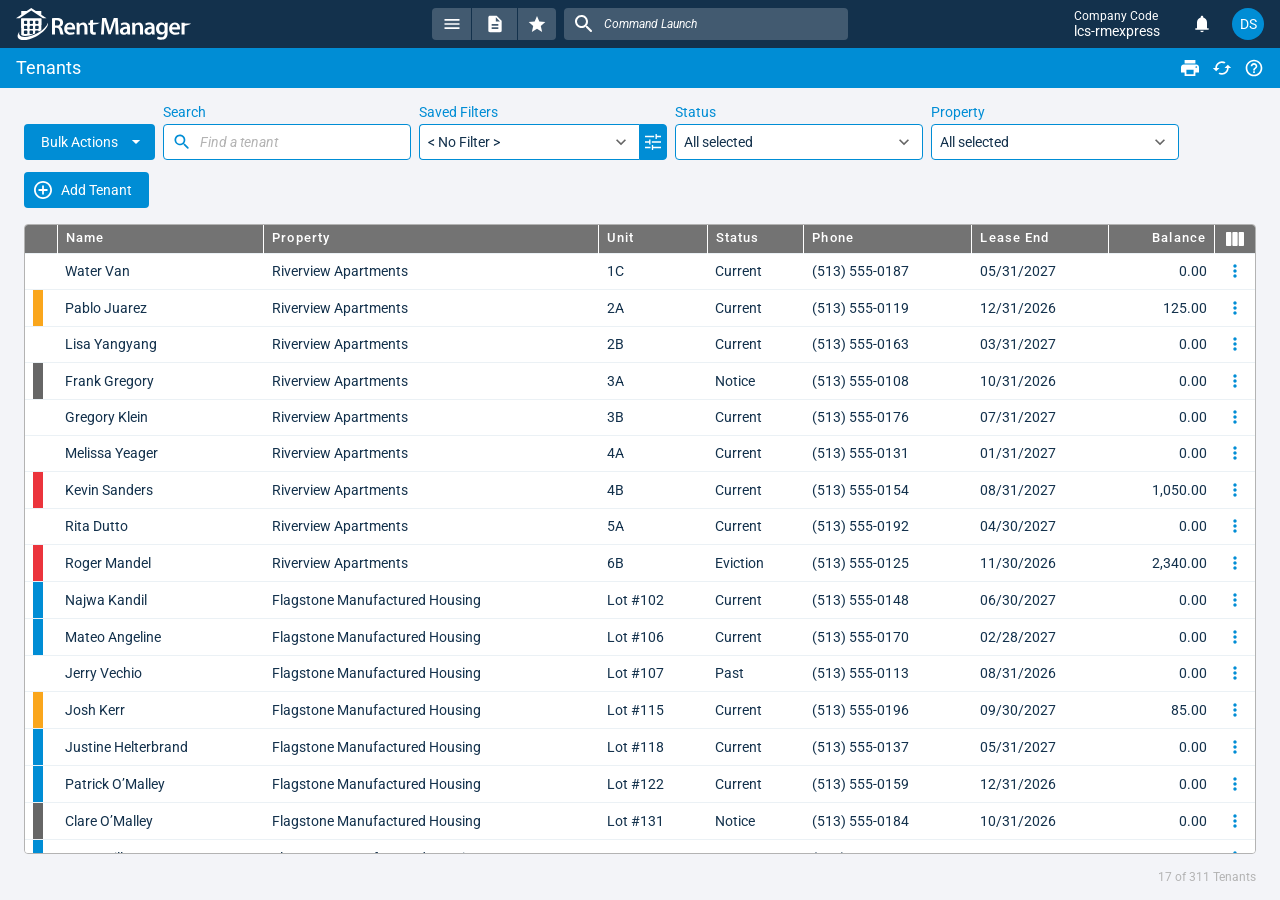
<file: screens/tenant-register.html>
<!doctype html>
<html lang="en">
<head>
<meta charset="utf-8">
<meta name="viewport" content="width=device-width, initial-scale=1">
<meta name="rmx-skill" content="4.2.0">
<meta name="rmx-tokens" content="6144b103c405">
<title>Tenants — Rent Manager Express</title>
<!-- Favicon: RM house logo, full colour (RMX Components "Brand Logo, Full Color, House Logo", assets/loading-spinner-logo.svg) -->
<link rel="icon" type="image/svg+xml" href="[data-uri]">
<link href="https://fonts.googleapis.com/css2?family=Roboto:ital,wght@0,400;0,500;0,600;1,400;1,500;1,600&display=swap" rel="stylesheet">
<link rel="stylesheet" href="../assets/tokens.css">
<link rel="stylesheet" href="../assets/type.css">
<link rel="stylesheet" href="../assets/rmx.css">
<link rel="stylesheet" href="../assets/proto.css">
<link rel="stylesheet" href="../assets/responsive.css">
<link rel="stylesheet" href="../assets/megamenu.css">
<link rel="stylesheet" href="../assets/home.css">
</head>
<body class="rmx">
<!-- RMX_ICONS:START - injected from assets/icons.svg, regenerated by check.mjs --fix -->
<svg xmlns="http://www.w3.org/2000/svg" style="display:none">
<!-- RMX icon core — GENERATED FROM THE LIVE LIBRARY. DO NOT EDIT BY HAND.
     Real geometry from RMX Iconography, plus the Rent Manager logo from the
     app bar (node 9671:2926). Source of truth: data/icons-core.json. -->
<symbol id="keyboard-arrow-up" viewBox="0 0 20 20" fill="currentColor"><path d="M13.825 12.8417L10 9.02502L6.175 12.8417L5 11.6667L10 6.66669L15 11.6667L13.825 12.8417Z"/></symbol>
<symbol id="keyboard-arrow-down" viewBox="0 0 20 20" fill="currentColor"><path d="M6.175 7.15833L10 10.975L13.825 7.15833L15 8.33333L10 13.3333L5 8.33333L6.175 7.15833Z"/></symbol>
<symbol id="chevron-left" viewBox="0 0 20 20" fill="currentColor"><path d="M13.0875 6.175L11.9125 5L6.91248 10L11.9125 15L13.0875 13.825L9.27081 10L13.0875 6.175Z"/></symbol>
<symbol id="chevron-right" viewBox="0 0 20 20" fill="currentColor"><path d="M8.08748 5L6.91248 6.175L10.7291 10L6.91248 13.825L8.08748 15L13.0875 10L8.08748 5Z"/></symbol>
<symbol id="keyboard-double-arrow-left" viewBox="0 0 20 20" fill="currentColor"><path d="M14.6584 15L15.8334 13.825L12.0167 10L15.8334 6.175L14.6584 5L9.65835 10L14.6584 15Z"/><path d="M9.16669 15L10.3417 13.825L6.52502 10L10.3417 6.175L9.16669 5L4.16669 10L9.16669 15Z"/></symbol>
<symbol id="keyboard-double-arrow-right" viewBox="0 0 20 20" fill="currentColor"><path d="M7.97919 10L4.16669 6.16667L5.33335 5L10.3334 10L5.33335 15L4.16669 13.8333L7.97919 10ZM13.4792 10L9.66669 6.16667L10.8334 5L15.8334 10L10.8334 15L9.66669 13.8333L13.4792 10Z"/></symbol>
<symbol id="arrow-drop-up" viewBox="0 0 20 20" fill="currentColor"><path d="M5.83331 12.0834L9.99998 7.91669L14.1666 12.0834H5.83331Z"/></symbol>
<symbol id="arrow-drop-down" viewBox="0 0 20 20" fill="currentColor"><path d="M5.83334 7.91669L10 12.0834L14.1667 7.91669H5.83334Z"/></symbol>
<symbol id="arrow-back" viewBox="0 0 20 20" fill="currentColor"><path d="M6.52084 10.8333L11.1875 15.5L10 16.6666L3.33334 9.99998L10 3.33331L11.1875 4.49998L6.52084 9.16665H16.6667V10.8333H6.52084Z"/></symbol>
<symbol id="arrow-forward" viewBox="0 0 20 20" fill="currentColor"><path d="M13.4792 10.8333H3.33334V9.16665H13.4792L8.81251 4.49998L10 3.33331L16.6667 9.99998L10 16.6666L8.81251 15.5L13.4792 10.8333Z"/></symbol>
<symbol id="arrow-upward" viewBox="0 0 20 20" fill="currentColor"><path d="M9.1669 16.665V6.52173L4.5014 11.1872L3.33502 10L10 3.33502L16.665 10L15.4986 11.1872L10.8331 6.52173V16.665H9.1669Z"/></symbol>
<symbol id="arrow-downward" viewBox="0 0 20 20" fill="currentColor"><path d="M9.16687 3.33502V13.4783L4.50137 8.81282L3.33499 10L9.99999 16.665L16.665 10L15.4986 8.81282L10.8331 13.4783V3.33502H9.16687Z"/></symbol>
<symbol id="first-page" viewBox="0 0 20 20" fill="currentColor"><path d="M15.1708 13.825L11.3458 10L15.1708 6.175L13.9958 5L8.99583 10L13.9958 15L15.1708 13.825ZM4.82916 5H6.49583V15H4.82916V5Z"/></symbol>
<symbol id="last-page" viewBox="0 0 20 20" fill="currentColor"><path d="M4.82916 6.175L8.65416 10L4.82916 13.825L6.00416 15L11.0042 10L6.00416 5L4.82916 6.175ZM13.5042 5H15.1708V15H13.5042V5Z"/></symbol>
<symbol id="info" viewBox="0 0 20 20" fill="currentColor"><path d="M9.16669 5.83335H10.8334V7.50002H9.16669V5.83335ZM9.16669 9.16669H10.8334V14.1667H9.16669V9.16669ZM10 1.66669C5.40002 1.66669 1.66669 5.40002 1.66669 10C1.66669 14.6 5.40002 18.3334 10 18.3334C14.6 18.3334 18.3334 14.6 18.3334 10C18.3334 5.40002 14.6 1.66669 10 1.66669ZM10 16.6667C6.32502 16.6667 3.33335 13.675 3.33335 10C3.33335 6.32502 6.32502 3.33335 10 3.33335C13.675 3.33335 16.6667 6.32502 16.6667 10C16.6667 13.675 13.675 16.6667 10 16.6667Z"/></symbol>
<symbol id="info-filled" viewBox="0 0 20 20" fill="currentColor"><path d="M9.16669 14.1667H10.8334V9.16669H9.16669V14.1667ZM10 7.50002C10.2361 7.50002 10.434 7.42016 10.5938 7.26044C10.7535 7.10071 10.8334 6.9028 10.8334 6.66669C10.8334 6.43058 10.7535 6.23266 10.5938 6.07294C10.434 5.91321 10.2361 5.83335 10 5.83335C9.76391 5.83335 9.56599 5.91321 9.40627 6.07294C9.24655 6.23266 9.16669 6.43058 9.16669 6.66669C9.16669 6.9028 9.24655 7.10071 9.40627 7.26044C9.56599 7.42016 9.76391 7.50002 10 7.50002ZM10 18.3334C8.84724 18.3334 7.76391 18.1146 6.75002 17.6771C5.73613 17.2396 4.85419 16.6459 4.10419 15.8959C3.35419 15.1459 2.76044 14.2639 2.32294 13.25C1.88544 12.2361 1.66669 11.1528 1.66669 10C1.66669 8.84724 1.88544 7.76391 2.32294 6.75002C2.76044 5.73613 3.35419 4.85419 4.10419 4.10419C4.85419 3.35419 5.73613 2.76044 6.75002 2.32294C7.76391 1.88544 8.84724 1.66669 10 1.66669C11.1528 1.66669 12.2361 1.88544 13.25 2.32294C14.2639 2.76044 15.1459 3.35419 15.8959 4.10419C16.6459 4.85419 17.2396 5.73613 17.6771 6.75002C18.1146 7.76391 18.3334 8.84724 18.3334 10C18.3334 11.1528 18.1146 12.2361 17.6771 13.25C17.2396 14.2639 16.6459 15.1459 15.8959 15.8959C15.1459 16.6459 14.2639 17.2396 13.25 17.6771C12.2361 18.1146 11.1528 18.3334 10 18.3334Z"/></symbol>
<symbol id="error" viewBox="0 0 20 20" fill="currentColor"><path d="M9.16669 12.5H10.8334V14.1667H9.16669V12.5ZM9.16669 5.83335H10.8334V10.8334H9.16669V5.83335ZM9.99169 1.66669C5.39169 1.66669 1.66669 5.40002 1.66669 10C1.66669 14.6 5.39169 18.3334 9.99169 18.3334C14.6 18.3334 18.3334 14.6 18.3334 10C18.3334 5.40002 14.6 1.66669 9.99169 1.66669ZM10 16.6667C6.31669 16.6667 3.33335 13.6834 3.33335 10C3.33335 6.31669 6.31669 3.33335 10 3.33335C13.6834 3.33335 16.6667 6.31669 16.6667 10C16.6667 13.6834 13.6834 16.6667 10 16.6667Z"/></symbol>
<symbol id="error-filled" viewBox="0 0 20 20" fill="currentColor"><path d="M10 14.1667C10.2361 14.1667 10.434 14.0868 10.5938 13.9271C10.7535 13.7674 10.8334 13.5695 10.8334 13.3334C10.8334 13.0972 10.7535 12.8993 10.5938 12.7396C10.434 12.5799 10.2361 12.5 10 12.5C9.76391 12.5 9.56599 12.5799 9.40627 12.7396C9.24655 12.8993 9.16669 13.0972 9.16669 13.3334C9.16669 13.5695 9.24655 13.7674 9.40627 13.9271C9.56599 14.0868 9.76391 14.1667 10 14.1667ZM9.16669 10.8334H10.8334V5.83335H9.16669V10.8334ZM10 18.3334C8.84724 18.3334 7.76391 18.1146 6.75002 17.6771C5.73613 17.2396 4.85419 16.6459 4.10419 15.8959C3.35419 15.1459 2.76044 14.2639 2.32294 13.25C1.88544 12.2361 1.66669 11.1528 1.66669 10C1.66669 8.84724 1.88544 7.76391 2.32294 6.75002C2.76044 5.73613 3.35419 4.85419 4.10419 4.10419C4.85419 3.35419 5.73613 2.76044 6.75002 2.32294C7.76391 1.88544 8.84724 1.66669 10 1.66669C11.1528 1.66669 12.2361 1.88544 13.25 2.32294C14.2639 2.76044 15.1459 3.35419 15.8959 4.10419C16.6459 4.85419 17.2396 5.73613 17.6771 6.75002C18.1146 7.76391 18.3334 8.84724 18.3334 10C18.3334 11.1528 18.1146 12.2361 17.6771 13.25C17.2396 14.2639 16.6459 15.1459 15.8959 15.8959C15.1459 16.6459 14.2639 17.2396 13.25 17.6771C12.2361 18.1146 11.1528 18.3334 10 18.3334Z"/></symbol>
<symbol id="warning" viewBox="0 0 20 20" fill="currentColor"><path d="M9.99998 5.40831L16.275 16.25H3.72498L9.99998 5.40831ZM9.99998 2.08331L0.833313 17.9166H19.1666L9.99998 2.08331ZM10.8333 13.75H9.16665V15.4166H10.8333V13.75ZM10.8333 8.74998H9.16665V12.0833H10.8333V8.74998Z"/></symbol>
<symbol id="warning-filled" viewBox="0 0 20 20" fill="currentColor"><path d="M0.833313 17.5L9.99998 1.66669L19.1666 17.5H0.833313ZM9.99998 15C10.2361 15 10.434 14.9202 10.5937 14.7604C10.7535 14.6007 10.8333 14.4028 10.8333 14.1667C10.8333 13.9306 10.7535 13.7327 10.5937 13.5729C10.434 13.4132 10.2361 13.3334 9.99998 13.3334C9.76387 13.3334 9.56595 13.4132 9.40623 13.5729C9.24651 13.7327 9.16665 13.9306 9.16665 14.1667C9.16665 14.4028 9.24651 14.6007 9.40623 14.7604C9.56595 14.9202 9.76387 15 9.99998 15ZM9.16665 12.5H10.8333V8.33335H9.16665V12.5Z"/></symbol>
<symbol id="help" viewBox="0 0 20 20" fill="currentColor"><path d="M9.16669 15H10.8334V13.3334H9.16669V15ZM10 1.66669C5.40002 1.66669 1.66669 5.40002 1.66669 10C1.66669 14.6 5.40002 18.3334 10 18.3334C14.6 18.3334 18.3334 14.6 18.3334 10C18.3334 5.40002 14.6 1.66669 10 1.66669ZM10 16.6667C6.32502 16.6667 3.33335 13.675 3.33335 10C3.33335 6.32502 6.32502 3.33335 10 3.33335C13.675 3.33335 16.6667 6.32502 16.6667 10C16.6667 13.675 13.675 16.6667 10 16.6667ZM10 5.00002C8.15835 5.00002 6.66669 6.49169 6.66669 8.33335H8.33335C8.33335 7.41669 9.08335 6.66669 10 6.66669C10.9167 6.66669 11.6667 7.41669 11.6667 8.33335C11.6667 10 9.16669 9.79169 9.16669 12.5H10.8334C10.8334 10.625 13.3334 10.4167 13.3334 8.33335C13.3334 6.49169 11.8417 5.00002 10 5.00002Z"/></symbol>
<symbol id="notifications" viewBox="0 0 20 20" fill="currentColor"><path d="M3.33334 15.8334V14.1667H5.00001V8.33335C5.00001 7.18058 5.34723 6.15627 6.04168 5.26044C6.73612 4.3646 7.6389 3.7778 8.75001 3.50002V2.91669C8.75001 2.56946 8.87154 2.27433 9.11459 2.03127C9.35765 1.78821 9.65279 1.66669 10 1.66669C10.3472 1.66669 10.6424 1.78821 10.8854 2.03127C11.1285 2.27433 11.25 2.56946 11.25 2.91669V3.50002C12.3611 3.7778 13.2639 4.3646 13.9583 5.26044C14.6528 6.15627 15 7.18058 15 8.33335V14.1667H16.6667V15.8334H3.33334ZM10 18.3334C9.54168 18.3334 9.14932 18.1702 8.82293 17.8438C8.49654 17.5174 8.33334 17.125 8.33334 16.6667H11.6667C11.6667 17.125 11.5035 17.5174 11.1771 17.8438C10.8507 18.1702 10.4583 18.3334 10 18.3334Z"/></symbol>
<symbol id="call" viewBox="0 0 20 20" fill="currentColor"><path d="M5.21778 8.92445C6.49778 11.44 8.56001 13.4933 11.0756 14.7822L13.0311 12.8267C13.2711 12.5867 13.6267 12.5067 13.9378 12.6133C14.9334 12.9422 16.0089 13.12 17.1111 13.12C17.6 13.12 18 13.52 18 14.0089V17.1111C18 17.6 17.6 18 17.1111 18C8.76445 18 2 11.2356 2 2.88889C2 2.4 2.4 2 2.88889 2H6.00001C6.4889 2 6.8889 2.4 6.8889 2.88889C6.8889 4 7.06667 5.06667 7.39556 6.06223C7.49334 6.37334 7.42223 6.72001 7.17334 6.9689L5.21778 8.92445Z"/></symbol>
<symbol id="mail" viewBox="0 0 20 20" fill="currentColor"><path d="M16.6667 3.33331H3.33335C2.41669 3.33331 1.67502 4.08331 1.67502 4.99998L1.66669 15C1.66669 15.9166 2.41669 16.6666 3.33335 16.6666H16.6667C17.5834 16.6666 18.3334 15.9166 18.3334 15V4.99998C18.3334 4.08331 17.5834 3.33331 16.6667 3.33331ZM16.6667 6.66665L10 10.8333L3.33335 6.66665V4.99998L10 9.16665L16.6667 4.99998V6.66665Z"/></symbol>
<symbol id="send" viewBox="0 0 20 20" fill="currentColor"><path d="M3.05937 17L17.601 10.7667C18.276 10.475 18.276 9.52499 17.601 9.23333L3.05937 2.99999C2.50937 2.75833 1.90103 3.16666 1.90103 3.75833L1.8927 7.59999C1.8927 8.01666 2.20103 8.37499 2.6177 8.42499L14.3927 9.99999L2.6177 11.5667C2.20103 11.625 1.8927 11.9833 1.8927 12.4L1.90103 16.2417C1.90103 16.8333 2.50937 17.2417 3.05937 17Z"/></symbol>
<symbol id="add" viewBox="0 0 20 20" fill="currentColor"><path d="M15.8334 10.8333H10.8334V15.8333H9.16669V10.8333H4.16669V9.16666H9.16669V4.16666H10.8334V9.16666H15.8334V10.8333Z"/></symbol>
<symbol id="remove" viewBox="0 0 20 20" fill="currentColor"><path d="M4.16669 10.8333V9.16666H15.8334V10.8333H4.16669Z"/></symbol>
<symbol id="close" viewBox="0 0 20 20" fill="currentColor"><path d="M15.8334 5.34166L14.6584 4.16666L10 8.82499L5.34169 4.16666L4.16669 5.34166L8.82502 9.99999L4.16669 14.6583L5.34169 15.8333L10 11.175L14.6584 15.8333L15.8334 14.6583L11.175 9.99999L15.8334 5.34166Z"/></symbol>
<symbol id="check" viewBox="0 0 20 20" fill="currentColor"><path d="M7.90168 15.1494L3.01996 10.2676L4.24039 9.04721L7.90168 12.7085L15.7595 4.85065L16.98 6.07108L7.90168 15.1494Z"/></symbol>
<symbol id="check-circle" viewBox="0 0 20 20" fill="currentColor"><path d="M10 1.66666C5.40002 1.66666 1.66669 5.39999 1.66669 9.99999C1.66669 14.6 5.40002 18.3333 10 18.3333C14.6 18.3333 18.3334 14.6 18.3334 9.99999C18.3334 5.39999 14.6 1.66666 10 1.66666ZM10 16.6667C6.32502 16.6667 3.33335 13.675 3.33335 9.99999C3.33335 6.32499 6.32502 3.33332 10 3.33332C13.675 3.33332 16.6667 6.32499 16.6667 9.99999C16.6667 13.675 13.675 16.6667 10 16.6667ZM13.825 6.31666L8.33335 11.8083L6.17502 9.65832L5.00002 10.8333L8.33335 14.1667L15 7.49999L13.825 6.31666Z"/></symbol>
<symbol id="check-circle-filled" viewBox="0 0 20 20" fill="currentColor"><path d="M10 1.66666C5.40002 1.66666 1.66669 5.39999 1.66669 9.99999C1.66669 14.6 5.40002 18.3333 10 18.3333C14.6 18.3333 18.3334 14.6 18.3334 9.99999C18.3334 5.39999 14.6 1.66666 10 1.66666ZM8.33335 14.1667L4.16669 9.99999L5.34169 8.82499L8.33335 11.8083L14.6584 5.48332L15.8334 6.66666L8.33335 14.1667Z"/></symbol>
<symbol id="add-circle" viewBox="0 0 20 20" fill="currentColor"><path d="M10.9 5.5H9.1V9.1H5.5V10.9H9.1V14.5H10.9V10.9H14.5V9.1H10.9V5.5ZM10 1C5.032 1 1 5.032 1 10C1 14.968 5.032 19 10 19C14.968 19 19 14.968 19 10C19 5.032 14.968 1 10 1ZM10 17.2C6.031 17.2 2.8 13.969 2.8 10C2.8 6.031 6.031 2.8 10 2.8C13.969 2.8 17.2 6.031 17.2 10C17.2 13.969 13.969 17.2 10 17.2Z"/></symbol>
<symbol id="edit" viewBox="0 0 20 20" fill="currentColor"><path d="M2.49896 17.501H5.62396L14.8406 8.28438L11.7156 5.15938L2.49896 14.376V17.501ZM4.16563 15.0677L11.7156 7.51771L12.4823 8.28438L4.9323 15.8344H4.16563V15.0677Z"/><path d="M15.3073 2.74271C14.9823 2.41771 14.4573 2.41771 14.1323 2.74271L12.6073 4.26771L15.7323 7.39271L17.2573 5.86771C17.5823 5.54271 17.5823 5.01771 17.2573 4.69271L15.3073 2.74271Z"/></symbol>
<symbol id="edit-filled" viewBox="0 0 20 20" fill="currentColor"><path d="M2.49896 14.376V17.501H5.62396L14.8406 8.28438L11.7156 5.15938L2.49896 14.376Z"/><path d="M17.2573 4.69271L15.3073 2.74271C14.9823 2.41771 14.4573 2.41771 14.1323 2.74271L12.6073 4.26771L15.7323 7.39271L17.2573 5.86771C17.5823 5.54271 17.5823 5.01771 17.2573 4.69271Z"/></symbol>
<symbol id="delete-filled" viewBox="0 0 20 20" fill="currentColor"><path d="M4.99999 15.8333C4.99999 16.75 5.74999 17.5 6.66666 17.5H13.3333C14.25 17.5 15 16.75 15 15.8333V5.83333H4.99999V15.8333ZM15.8333 3.33333H12.9167L12.0833 2.5H7.91666L7.08332 3.33333H4.16666V5H15.8333V3.33333Z"/></symbol>
<symbol id="menu" viewBox="0 0 20 20" fill="currentColor"><path d="M2.5 15H17.5V13.3333H2.5V15ZM2.5 10.8333H17.5V9.16667H2.5V10.8333ZM2.5 5V6.66667H17.5V5H2.5Z"/></symbol>
<symbol id="search" viewBox="0 0 20 20" fill="currentColor"><path d="M12.9167 11.6667H12.2583L12.025 11.4417C13.025 10.275 13.5417 8.68334 13.2583 6.99167C12.8667 4.675 10.9333 2.825 8.59999 2.54167C5.07499 2.10834 2.10832 5.075 2.54165 8.6C2.82499 10.9333 4.67499 12.8667 6.99165 13.2583C8.68332 13.5417 10.275 13.025 11.4417 12.025L11.6667 12.2583V12.9167L15.2083 16.4583C15.55 16.8 16.1083 16.8 16.45 16.4583C16.7917 16.1167 16.7917 15.5583 16.45 15.2167L12.9167 11.6667ZM7.91665 11.6667C5.84165 11.6667 4.16665 9.99167 4.16665 7.91667C4.16665 5.84167 5.84165 4.16667 7.91665 4.16667C9.99165 4.16667 11.6667 5.84167 11.6667 7.91667C11.6667 9.99167 9.99165 11.6667 7.91665 11.6667Z"/></symbol>
<symbol id="grade" viewBox="0 0 20 20" fill="currentColor"><path d="M10 14.8083L15.15 17.9167L13.7833 12.0583L18.3333 8.11667L12.3417 7.60834L10 2.08334L7.65834 7.60834L1.66667 8.11667L6.21667 12.0583L4.85001 17.9167L10 14.8083Z"/></symbol>
<symbol id="reports" viewBox="0 0 20 20" fill="currentColor"><path d="M12.8125 5.67188H7.18752C6.67002 5.67188 6.25002 5.25188 6.25002 4.73438C6.25002 4.21688 6.67002 3.79688 7.18752 3.79688H12.8125C13.33 3.79688 13.75 4.21688 13.75 4.73438C13.75 5.25188 13.33 5.67188 12.8125 5.67188ZM12.8125 9.90563H7.18752C6.67002 9.90563 6.25002 9.48563 6.25002 8.96813C6.25002 8.45063 6.67002 8.03063 7.18752 8.03063H12.8125C13.33 8.03063 13.75 8.45063 13.75 8.96813C13.75 9.48563 13.33 9.90563 12.8125 9.90563ZM12.8125 14.1406H7.18752C6.67002 14.1406 6.25002 13.7206 6.25002 13.2031C6.25002 12.6856 6.67002 12.2656 7.18752 12.2656H12.8125C13.33 12.2656 13.75 12.6856 13.75 13.2031C13.75 13.7206 13.33 14.1406 12.8125 14.1406ZM15.6625 20H4.33752C3.82002 20 3.40002 19.58 3.40002 19.0625V0.990631C3.40002 0.473131 3.82002 0.0531311 4.33752 0.0531311H15.6625C16.18 0.0531311 16.6 0.473131 16.6 0.990631V19.0625C16.6 19.58 16.18 20 15.6625 20ZM5.28065 18.125H14.7181V1.93438H5.28065V18.125Z"/></symbol>
<symbol id="description" viewBox="0 0 20 20" fill="currentColor"><path d="M6.66665 15H13.3333V13.3333H6.66665V15ZM6.66665 11.6667H13.3333V9.99999H6.66665V11.6667ZM4.99998 18.3333C4.54165 18.3333 4.14929 18.1701 3.8229 17.8437C3.49651 17.5174 3.33331 17.125 3.33331 16.6667V3.33332C3.33331 2.87499 3.49651 2.48263 3.8229 2.15624C4.14929 1.82985 4.54165 1.66666 4.99998 1.66666H11.6666L16.6666 6.66666V16.6667C16.6666 17.125 16.5035 17.5174 16.1771 17.8437C15.8507 18.1701 15.4583 18.3333 15 18.3333H4.99998ZM10.8333 7.49999H15L10.8333 3.33332V7.49999Z"/></symbol>
<symbol id="print" viewBox="0 0 20 20" fill="currentColor"><path d="M16.3 6.44444H3.7C2.206 6.44444 1 7.63556 1 9.11111V14.4444H4.6V18H15.4V14.4444H19V9.11111C19 7.63556 17.794 6.44444 16.3 6.44444ZM13.6 16.2222H6.4V11.7778H13.6V16.2222ZM16.3 10C15.805 10 15.4 9.6 15.4 9.11111C15.4 8.62222 15.805 8.22222 16.3 8.22222C16.795 8.22222 17.2 8.62222 17.2 9.11111C17.2 9.6 16.795 10 16.3 10ZM15.4 2H4.6V5.55556H15.4V2Z"/></symbol>
<symbol id="refresh" viewBox="0 0 20 20" fill="currentColor"><path d="M14.7042 5.29168C13.4958 4.08334 11.8375 3.33334 9.99583 3.33334C6.3125 3.33334 3.3375 6.31668 3.3375 10C3.3375 13.6833 6.3125 16.6667 9.99583 16.6667C13.1042 16.6667 15.6958 14.5417 16.4375 11.6667H14.7042C14.0208 13.6083 12.1708 15 9.99583 15C7.2375 15 4.99583 12.7583 4.99583 10C4.99583 7.24168 7.2375 5.00001 9.99583 5.00001C11.3792 5.00001 12.6125 5.57501 13.5125 6.48334L10.8292 9.16668H16.6625V3.33334L14.7042 5.29168Z"/></symbol>
<symbol id="settings" viewBox="0 0 20 20" fill="currentColor"><path d="M15.95 10.7833C15.9833 10.5333 16 10.275 16 10C16 9.73333 15.9833 9.46667 15.9417 9.21667L17.6333 7.9C17.7833 7.78333 17.825 7.55833 17.7333 7.39167L16.1333 4.625C16.0333 4.44167 15.825 4.38333 15.6417 4.44167L13.65 5.24167C13.2333 4.925 12.7917 4.65833 12.3 4.45833L12 2.34167C11.9667 2.14167 11.8 2 11.6 2H8.39999C8.19999 2 8.04166 2.14167 8.00832 2.34167L7.70832 4.45833C7.21666 4.65833 6.76666 4.93333 6.35832 5.24167L4.36666 4.44167C4.18332 4.375 3.97499 4.44167 3.87499 4.625L2.28332 7.39167C2.18332 7.56667 2.21666 7.78333 2.38332 7.9L4.07499 9.21667C4.03332 9.46667 3.99999 9.74167 3.99999 10C3.99999 10.2583 4.01666 10.5333 4.05832 10.7833L2.36666 12.1C2.21666 12.2167 2.17499 12.4417 2.26666 12.6083L3.86666 15.375C3.96666 15.5583 4.17499 15.6167 4.35832 15.5583L6.34999 14.7583C6.76666 15.075 7.20832 15.3417 7.69999 15.5417L7.99999 17.6583C8.04166 17.8583 8.19999 18 8.39999 18H11.6C11.8 18 11.9667 17.8583 11.9917 17.6583L12.2917 15.5417C12.7833 15.3417 13.2333 15.075 13.6417 14.7583L15.6333 15.5583C15.8167 15.625 16.025 15.5583 16.125 15.375L17.725 12.6083C17.825 12.425 17.7833 12.2167 17.625 12.1L15.95 10.7833ZM9.99999 13C8.34999 13 6.99999 11.65 6.99999 10C6.99999 8.35 8.34999 7 9.99999 7C11.65 7 13 8.35 13 10C13 11.65 11.65 13 9.99999 13Z"/></symbol>
<symbol id="more-vert" viewBox="0 0 20 20" fill="currentColor"><path d="M9.99998 6.66668C10.9166 6.66668 11.6666 5.91668 11.6666 5.00001C11.6666 4.08334 10.9166 3.33334 9.99998 3.33334C9.08331 3.33334 8.33331 4.08334 8.33331 5.00001C8.33331 5.91668 9.08331 6.66668 9.99998 6.66668ZM9.99998 8.33334C9.08331 8.33334 8.33331 9.08334 8.33331 10C8.33331 10.9167 9.08331 11.6667 9.99998 11.6667C10.9166 11.6667 11.6666 10.9167 11.6666 10C11.6666 9.08334 10.9166 8.33334 9.99998 8.33334ZM9.99998 13.3333C9.08331 13.3333 8.33331 14.0833 8.33331 15C8.33331 15.9167 9.08331 16.6667 9.99998 16.6667C10.9166 16.6667 11.6666 15.9167 11.6666 15C11.6666 14.0833 10.9166 13.3333 9.99998 13.3333Z"/></symbol>
<symbol id="tune" viewBox="0 0 20 20" fill="currentColor"><path d="M8.82222 18V13H10.1556V14.8444H18V16.1778H10.1556V18H8.82222ZM2 16.1778V14.8444H7.48889V16.1778H2ZM6.15556 12.4889V10.6667H2V9.33333H6.15556V7.46667H7.48889V12.4889H6.15556ZM8.82222 10.6667V9.33333H18V10.6667H8.82222ZM12.5111 7V2H13.8444V3.82222H18V5.15556H13.8444V7H12.5111ZM2 5.15556V3.82222H11.1778V5.15556H2Z"/></symbol>
<symbol id="visibility" viewBox="0 0 20 20" fill="currentColor"><path d="M10 13.3333C11.0417 13.3333 11.9271 12.9688 12.6563 12.2396C13.3854 11.5104 13.75 10.625 13.75 9.58334C13.75 8.54168 13.3854 7.65626 12.6563 6.92709C11.9271 6.19793 11.0417 5.83334 10 5.83334C8.95834 5.83334 8.07293 6.19793 7.34376 6.92709C6.61459 7.65626 6.25001 8.54168 6.25001 9.58334C6.25001 10.625 6.61459 11.5104 7.34376 12.2396C8.07293 12.9688 8.95834 13.3333 10 13.3333ZM10 11.8333C9.37501 11.8333 8.84376 11.6146 8.40626 11.1771C7.96876 10.7396 7.75001 10.2083 7.75001 9.58334C7.75001 8.95834 7.96876 8.42709 8.40626 7.98959C8.84376 7.55209 9.37501 7.33334 10 7.33334C10.625 7.33334 11.1563 7.55209 11.5938 7.98959C12.0313 8.42709 12.25 8.95834 12.25 9.58334C12.25 10.2083 12.0313 10.7396 11.5938 11.1771C11.1563 11.6146 10.625 11.8333 10 11.8333ZM10 15.8333C7.97223 15.8333 6.12501 15.2674 4.45834 14.1354C2.79168 13.0035 1.58334 11.4861 0.833344 9.58334C1.58334 7.68057 2.79168 6.1632 4.45834 5.03126C6.12501 3.89932 7.97223 3.33334 10 3.33334C12.0278 3.33334 13.875 3.89932 15.5417 5.03126C17.2083 6.1632 18.4167 7.68057 19.1667 9.58334C18.4167 11.4861 17.2083 13.0035 15.5417 14.1354C13.875 15.2674 12.0278 15.8333 10 15.8333Z"/></symbol>
<symbol id="folder" viewBox="0 0 20 20" fill="currentColor"><path d="M3.5 16C3.09722 16 2.74653 15.8507 2.44792 15.5521C2.14931 15.2535 2 14.9028 2 14.5V5.5C2 5.0875 2.14931 4.73438 2.44792 4.44063C2.74653 4.14688 3.09722 4 3.5 4H8L10 6H16.5C16.9125 6 17.2656 6.14688 17.5594 6.44063C17.8531 6.73438 18 7.0875 18 7.5V14.5C18 14.9028 17.8531 15.2535 17.5594 15.5521C17.2656 15.8507 16.9125 16 16.5 16H3.5ZM3.5 14.5H16.5V7.5H9.375L7.375 5.5H3.5V14.5Z"/></symbol>
<symbol id="download" viewBox="0 0 20 20" fill="currentColor"><path d="M15.8333 10V15.8333H4.16667V10H2.5V15.8333C2.5 16.75 3.25 17.5 4.16667 17.5H15.8333C16.75 17.5 17.5 16.75 17.5 15.8333V10H15.8333ZM10.8333 10.5583L12.9917 8.40833L14.1667 9.58333L10 13.75L5.83333 9.58333L7.00833 8.40833L9.16667 10.5583V2.5H10.8333V10.5583Z"/></symbol>
<symbol id="list" viewBox="0 0 20 20" fill="currentColor"><path d="M2.5 10.8333H4.16667V9.16668H2.5V10.8333ZM2.5 14.1667H4.16667V12.5H2.5V14.1667ZM2.5 7.50001H4.16667V5.83334H2.5V7.50001ZM5.83333 10.8333H17.5V9.16668H5.83333V10.8333ZM5.83333 14.1667H17.5V12.5H5.83333V14.1667ZM5.83333 5.83334V7.50001H17.5V5.83334H5.83333Z"/></symbol>
<symbol id="autorenew" viewBox="0 0 20 20" fill="currentColor"><path d="M15.8333 6.66668L12.5 10H15C15 12.7583 12.7583 15 9.99998 15C9.15831 15 8.35831 14.7917 7.66665 14.4167L6.44998 15.6333C7.47498 16.2833 8.69165 16.6667 9.99998 16.6667C13.6833 16.6667 16.6666 13.6833 16.6666 10H19.1666L15.8333 6.66668ZM4.99998 10C4.99998 7.24168 7.24165 5.00001 9.99998 5.00001C10.8416 5.00001 11.6416 5.20834 12.3333 5.58334L13.55 4.36668C12.525 3.71668 11.3083 3.33334 9.99998 3.33334C6.31665 3.33334 3.33331 6.31668 3.33331 10H0.833313L4.16665 13.3333L7.49998 10H4.99998Z"/></symbol>
<symbol id="more-horiz" viewBox="0 0 20 20" fill="currentColor"><path d="M4.99999 8.33334C4.08333 8.33334 3.33333 9.08334 3.33333 10C3.33333 10.9167 4.08333 11.6667 4.99999 11.6667C5.91666 11.6667 6.66666 10.9167 6.66666 10C6.66666 9.08334 5.91666 8.33334 4.99999 8.33334ZM15 8.33334C14.0833 8.33334 13.3333 9.08334 13.3333 10C13.3333 10.9167 14.0833 11.6667 15 11.6667C15.9167 11.6667 16.6667 10.9167 16.6667 10C16.6667 9.08334 15.9167 8.33334 15 8.33334ZM9.99999 8.33334C9.08333 8.33334 8.33333 9.08334 8.33333 10C8.33333 10.9167 9.08333 11.6667 9.99999 11.6667C10.9167 11.6667 11.6667 10.9167 11.6667 10C11.6667 9.08334 10.9167 8.33334 9.99999 8.33334Z"/></symbol>
<symbol id="link" viewBox="0 0 20 20" fill="currentColor"><path d="M3.24999 10C3.24999 8.57501 4.40832 7.41668 5.83332 7.41668H9.16666V5.83334H5.83332C3.53332 5.83334 1.66666 7.70001 1.66666 10C1.66666 12.3 3.53332 14.1667 5.83332 14.1667H9.16666V12.5833H5.83332C4.40832 12.5833 3.24999 11.425 3.24999 10ZM6.66666 10.8333H13.3333V9.16668H6.66666V10.8333ZM14.1667 5.83334H10.8333V7.41668H14.1667C15.5917 7.41668 16.75 8.57501 16.75 10C16.75 11.425 15.5917 12.5833 14.1667 12.5833H10.8333V14.1667H14.1667C16.4667 14.1667 18.3333 12.3 18.3333 10C18.3333 7.70001 16.4667 5.83334 14.1667 5.83334Z"/></symbol>
<symbol id="attach" viewBox="0 0 20 20" fill="currentColor"><path d="M13.3334 5.00001V14.5833C13.3334 16.425 11.8417 17.9167 10 17.9167C8.15835 17.9167 6.66669 16.425 6.66669 14.5833V4.16668C6.66669 3.01668 7.60002 2.08334 8.75002 2.08334C9.90002 2.08334 10.8334 3.01668 10.8334 4.16668V12.9167C10.8334 13.375 10.4584 13.75 10 13.75C9.54169 13.75 9.16669 13.375 9.16669 12.9167V5.00001H7.91669V12.9167C7.91669 14.0667 8.85002 15 10 15C11.15 15 12.0834 14.0667 12.0834 12.9167V4.16668C12.0834 2.32501 10.5917 0.833344 8.75002 0.833344C6.90835 0.833344 5.41669 2.32501 5.41669 4.16668V14.5833C5.41669 17.1167 7.46669 19.1667 10 19.1667C12.5334 19.1667 14.5834 17.1167 14.5834 14.5833V5.00001H13.3334Z"/></symbol>
<symbol id="flag-outline" viewBox="0 0 20 20" fill="currentColor"><path d="M3.07483 18.1102V1.88983H16.5918L13.8884 6.21525L16.5918 10.5407H4.69686V18.1102H3.07483ZM4.69686 8.91864H13.6631L11.9735 6.21525L13.6631 3.51187H4.69686V8.91864Z"/></symbol>
<symbol id="calendar-today" viewBox="0 0 20 20" fill="currentColor"><path d="M16.6667 2.5H15.8333V0.833336H14.1667V2.5H5.83332V0.833336H4.16666V2.5H3.33332C2.41666 2.5 1.66666 3.25 1.66666 4.16667V17.5C1.66666 18.4167 2.41666 19.1667 3.33332 19.1667H16.6667C17.5833 19.1667 18.3333 18.4167 18.3333 17.5V4.16667C18.3333 3.25 17.5833 2.5 16.6667 2.5ZM16.6667 17.5H3.33332V8.33334H16.6667V17.5ZM16.6667 6.66667H3.33332V4.16667H16.6667V6.66667Z"/></symbol>
<symbol id="schedule" viewBox="0 0 20 20" fill="currentColor"><path d="M12.75 13.9167L13.9167 12.75L10.8334 9.66666V5.83333H9.16669V10.3333L12.75 13.9167ZM10 18.3333C8.84724 18.3333 7.76391 18.1146 6.75002 17.6771C5.73613 17.2396 4.85419 16.6458 4.10419 15.8958C3.35419 15.1458 2.76044 14.2639 2.32294 13.25C1.88544 12.2361 1.66669 11.1528 1.66669 10C1.66669 8.84722 1.88544 7.76389 2.32294 6.75C2.76044 5.73611 3.35419 4.85416 4.10419 4.10416C4.85419 3.35416 5.73613 2.76041 6.75002 2.32291C7.76391 1.88541 8.84724 1.66666 10 1.66666C11.1528 1.66666 12.2361 1.88541 13.25 2.32291C14.2639 2.76041 15.1459 3.35416 15.8959 4.10416C16.6459 4.85416 17.2396 5.73611 17.6771 6.75C18.1146 7.76389 18.3334 8.84722 18.3334 10C18.3334 11.1528 18.1146 12.2361 17.6771 13.25C17.2396 14.2639 16.6459 15.1458 15.8959 15.8958C15.1459 16.6458 14.2639 17.2396 13.25 17.6771C12.2361 18.1146 11.1528 18.3333 10 18.3333ZM10 16.6667C11.8472 16.6667 13.4202 16.0174 14.7188 14.7187C16.0174 13.4201 16.6667 11.8472 16.6667 10C16.6667 8.15278 16.0174 6.57986 14.7188 5.28125C13.4202 3.98264 11.8472 3.33333 10 3.33333C8.1528 3.33333 6.57988 3.98264 5.28127 5.28125C3.98266 6.57986 3.33335 8.15278 3.33335 10C3.33335 11.8472 3.98266 13.4201 5.28127 14.7187C6.57988 16.0174 8.1528 16.6667 10 16.6667Z"/></symbol>
<symbol id="lock" viewBox="0 0 20 20" fill="currentColor"><path d="M15.3719 8.43751H15.0594V6.94313C15.0594 6.93313 15.0594 6.92126 15.0594 6.91001C15.0594 4.16938 12.8813 1.93688 10.1613 1.85001H9.84064C7.11252 1.93688 4.93376 4.16938 4.93376 6.91001C4.93376 6.92188 4.93376 6.93313 4.93376 6.94563V6.94376V8.43813H4.62126C4.13064 8.43813 3.74939 8.93501 3.74939 9.56001V17.0169C3.74939 17.6419 4.14626 18.1475 4.63689 18.1475H15.3869C15.8775 18.1475 16.2775 17.6381 16.2775 17.0169V9.56126C16.2775 8.93626 15.8775 8.43313 15.3869 8.43313L15.3719 8.43751ZM10.9969 13.2844V15.5313C10.995 15.7919 10.7863 16.0038 10.525 16.0094H9.46501C9.20314 16.0063 8.99189 15.7938 8.99002 15.5313V13.2781C8.74502 13.0313 8.59314 12.6925 8.59314 12.3175C8.59314 11.6031 9.14252 11.0181 9.84064 10.96H10.1581C10.8613 11.0181 11.4106 11.6044 11.4106 12.3181C11.4106 12.6931 11.2588 13.0325 11.0138 13.2788L10.9969 13.2844ZM12.9625 8.43751H7.02501V6.94313C7.02501 5.30313 8.35439 3.97376 9.99439 3.97376C11.6344 3.97376 12.9638 5.30313 12.9638 6.94313L12.9625 8.43751Z"/></symbol>
<symbol id="logout" viewBox="0 0 20 20" fill="currentColor"><path d="M15 3.25C14.4375 2.875 13.625 3.0625 13.25 3.625C12.875 4.1875 13.0625 5 13.625 5.375C15.5 6.625 16.625 8.6875 16.625 10.875C16.625 14.5 13.6875 17.4375 10.0625 17.4375C6.4375 17.4375 3.5 14.5 3.5 10.875C3.5 8.75 4.5625 6.75 6.3125 5.5C6.875 5.0625 7 4.3125 6.625 3.75C6.25 3.1875 5.4375 3.0625 4.875 3.4375C2.4375 5.125 1 7.9375 1 10.875C1 15.875 5.0625 19.9375 10.0625 19.9375C15.0625 19.9375 19.125 15.875 19.125 10.875C19.125 7.8125 17.5625 4.9375 15 3.25ZM10.0625 11.1875C10.6875 11.1875 11.25 10.6875 11.25 10V1.625C11.25 1 10.75 0.4375 10.0625 0.4375C9.375 0.4375 8.875 0.9375 8.875 1.625V10C8.875 10.625 9.4375 11.1875 10.0625 11.1875Z"/></symbol>
<symbol id="person" viewBox="0 0 20 20" fill="currentColor"><path d="M9.99998 10C11.8416 10 13.3333 8.50834 13.3333 6.66667C13.3333 4.825 11.8416 3.33334 9.99998 3.33334C8.15831 3.33334 6.66665 4.825 6.66665 6.66667C6.66665 8.50834 8.15831 10 9.99998 10ZM9.99998 11.6667C7.77498 11.6667 3.33331 12.7833 3.33331 15V16.6667H16.6666V15C16.6666 12.7833 12.225 11.6667 9.99998 11.6667Z"/></symbol>
<symbol id="content-copy" viewBox="0 0 20 20" fill="currentColor"><path d="M12.9411 18.33H3.99158C3.17121 18.33 2.5 17.648 2.5 16.8145V6.20635H3.99158V16.8145H12.9411V18.33ZM15.1784 15.2991H6.97474C6.15437 15.2991 5.48316 14.6171 5.48316 13.7836V3.17544C5.48316 2.34194 6.15437 1.65999 6.97474 1.65999H15.1784C15.9988 1.65999 16.67 2.34194 16.67 3.17544V13.7836C16.67 14.6171 15.9988 15.2991 15.1784 15.2991ZM15.1784 3.17544H6.97474V13.7836H15.1784V3.17544Z"/></symbol>
<symbol id="open-in-new" viewBox="0 0 20 20" fill="currentColor"><path d="M15.8333 15.8333H4.16667V4.16667H10V2.5H4.16667C3.24167 2.5 2.5 3.25 2.5 4.16667V15.8333C2.5 16.75 3.24167 17.5 4.16667 17.5H15.8333C16.75 17.5 17.5 16.75 17.5 15.8333V10H15.8333V15.8333ZM11.6667 2.5V4.16667H14.6583L6.46667 12.3583L7.64167 13.5333L15.8333 5.34167V8.33333H17.5V2.5H11.6667Z"/></symbol>
<symbol id="rmx-logo" viewBox="0 0 175 32" fill="currentColor"><path d="M15.2665 2.43711L26.9433 10.338H30.5331L25.3039 6.80123V3.12323H19.8699L15.2665 0.00915527L10.6632 3.12323H5.22613V6.80123L0 10.338H3.58671L15.2665 2.43711Z"/><path d="M19.2091 25.3785C19.1651 25.2693 19.1381 25.1411 19.1361 25.0069V23.4894C19.1361 22.9315 19.588 22.4788 20.1448 22.4788H21.6592C22.216 22.4788 22.6679 22.9315 22.6679 23.4894V23.6136C23.6115 23.0607 24.5072 22.4838 25.3389 21.8868V10.5123H5.22613V27.0553C7.93816 28.5988 13.4222 27.9878 19.2091 25.3765V25.3785ZM19.1361 13.4971C19.1431 12.9442 19.592 12.4985 20.1448 12.4985H21.6592C22.212 12.4985 22.6619 12.9442 22.6679 13.4961V15.0136C22.6679 15.5715 22.216 16.0243 21.6592 16.0243H20.1448C19.588 16.0243 19.1361 15.5715 19.1361 15.0136V13.4971ZM19.1361 18.5033C19.1361 17.9454 19.588 17.4927 20.1448 17.4927H21.6592C22.216 17.4927 22.6679 17.9454 22.6679 18.5033V20.0208C22.6679 20.5787 22.216 21.0314 21.6592 21.0314H20.1448C19.588 21.0314 19.1361 20.5787 19.1361 20.0208V18.5033ZM13.5182 13.4911C13.5252 12.9422 13.967 12.5005 14.5138 12.4925H16.0283C16.5811 12.4925 17.0309 12.9382 17.0369 13.4901V15.0076C17.0369 15.5655 16.5851 16.0183 16.0283 16.0183H14.5138C13.962 16.0112 13.5172 15.5615 13.5172 15.0076L13.5182 13.4911ZM13.5182 18.4953C13.5182 17.9414 13.963 17.4907 14.5138 17.4846H16.0283C16.5851 17.4846 17.0369 17.9374 17.0369 18.4953V20.0128C17.0369 20.5707 16.5851 21.0234 16.0283 21.0234H14.5138C13.962 21.0164 13.5172 20.5667 13.5172 20.0128L13.5182 18.4953ZM13.5182 23.4964C13.5182 22.9425 13.963 22.4918 14.5138 22.4858H16.0283C16.5851 22.4858 17.0369 22.9385 17.0369 23.4964V25.0139C17.0289 25.5658 16.5801 26.0105 16.0283 26.0105H14.5138C13.967 26.0035 13.5262 25.5618 13.5172 25.0159L13.5182 23.4964ZM7.90217 13.4911C7.90917 12.9382 8.35801 12.4925 8.91081 12.4925H10.4253C10.9731 12.4935 11.4169 12.9402 11.4169 13.4891C11.4169 13.4891 11.4169 13.4901 11.4169 13.4921V15.0096C11.4169 15.0136 11.4169 15.0186 11.4169 15.0246C11.4169 15.5735 10.9731 16.0193 10.4253 16.0213H8.91081C8.35401 16.0213 7.90217 15.5685 7.90217 15.0106V13.4911ZM7.90217 18.4953C7.90217 17.9374 8.35401 17.4846 8.91081 17.4846H10.4253C10.9741 17.4937 11.4169 17.9424 11.4169 18.4953V20.0128C11.4169 20.5647 10.9761 21.0134 10.4263 21.0234H8.91181C8.35501 21.0234 7.90317 20.5707 7.90317 20.0128L7.90217 18.4953ZM7.90217 23.4964C7.90217 22.9385 8.35401 22.4858 8.91081 22.4858H10.4253C10.9731 22.4868 11.4169 22.9315 11.4169 23.4824C11.4169 23.4874 11.4169 23.4934 11.4169 23.4984V25.0149C11.4089 25.5608 10.9701 26.0005 10.4263 26.0115H8.91181C8.36 26.0115 7.91117 25.5678 7.90317 25.0169L7.90217 23.4964Z"/><path d="M20.7556 25.6199C12.9694 29.6895 5.22113 30.2354 3.45076 26.8309C2.94594 25.8683 2.99593 24.6824 3.48375 23.3933C1.75637 25.7461 1.1176 27.9938 1.96929 29.6405C3.83363 33.2173 11.9787 32.6454 20.1618 28.3774C27.9 24.3338 32.8962 18.4182 31.8416 14.7632C31.0449 18.1297 26.7774 22.4648 20.7556 25.6199Z"/><path d="M5.22613 19.9356C6.1298 19.9076 7.01749 19.8675 7.90217 19.8144V18.4953C7.90217 17.9374 8.35401 17.4846 8.91081 17.4846H10.4253C10.9741 17.4937 11.4169 17.9424 11.4169 18.4953V19.554C12.1293 19.4879 12.8367 19.4131 13.5391 19.3297V18.4953C13.5391 17.9414 13.984 17.4907 14.5348 17.4846H16.0492C16.606 17.4846 17.0579 17.9374 17.0579 18.4953V18.8409C17.7726 18.7247 18.4824 18.6055 19.1821 18.4753C19.1981 17.9354 19.635 17.5027 20.1748 17.4947H21.6892C21.9741 17.4977 22.23 17.6179 22.413 17.8102C23.4216 17.5808 24.3973 17.3324 25.3569 17.068V10.5183H5.22713L5.22613 19.9356ZM19.1361 13.4911C19.1431 12.9382 19.592 12.4925 20.1448 12.4925H21.6592C22.212 12.4925 22.6619 12.9382 22.6679 13.4901V15.0076C22.6679 15.5655 22.216 16.0183 21.6592 16.0183H20.1448C19.588 16.0183 19.1361 15.5655 19.1361 15.0076V13.4911ZM13.5182 13.4911C13.5252 12.9422 13.967 12.5005 14.5138 12.4925H16.0283C16.5811 12.4925 17.0309 12.9382 17.0369 13.4901V15.0076C17.0369 15.5655 16.5851 16.0183 16.0283 16.0183H14.5138C13.962 16.0112 13.5172 15.5615 13.5172 15.0076L13.5182 13.4911ZM7.90217 13.4911C7.90917 12.9382 8.35801 12.4925 8.91081 12.4925H10.4253C10.9731 12.4935 11.4169 12.9402 11.4169 13.4891C11.4169 13.4891 11.4169 13.4901 11.4169 13.4921V15.0096C11.4169 15.0136 11.4169 15.0186 11.4169 15.0246C11.4169 15.5735 10.9731 16.0193 10.4253 16.0213H8.91081C8.35401 16.0213 7.90217 15.5685 7.90217 15.0106V13.4911Z"/><path d="M36.0068 10.3647C37.1593 10.1486 38.8285 10 40.5726 10C42.9558 10 44.5502 10.3917 45.6789 11.317C46.5867 12.0735 47.1034 13.2216 47.1034 14.6332C47.1034 16.7573 45.6517 18.1959 44.0845 18.7328V18.8037C45.288 19.2427 45.9985 20.3875 46.3895 21.9747C46.93 24.0245 47.372 25.9257 47.6916 26.5572H44.5978C44.3531 26.0743 43.9349 24.7269 43.4895 22.6805C42.9966 20.5361 42.235 19.8506 40.5182 19.8033H38.9951V26.5572H36V10.3647H36.0068ZM39.0019 17.6083H40.7936C42.83 17.6083 44.0845 16.5344 44.0845 14.9C44.0845 13.1203 42.83 12.2659 40.865 12.2659C39.9097 12.2659 39.2977 12.3369 39.0019 12.4111V17.6083Z"/><path d="M51.0811 21.4648C51.1558 23.6125 52.8251 24.5378 54.7629 24.5378C56.1636 24.5378 57.1461 24.3183 58.0776 24.0009L58.5196 26.0507C57.4895 26.4897 56.065 26.8071 54.3448 26.8071C50.4657 26.8071 48.1811 24.4399 48.1811 20.8063C48.1811 17.5137 50.1937 14.4171 54.0252 14.4171C57.8566 14.4171 59.1825 17.588 59.1825 20.195C59.1825 20.7556 59.1315 21.1946 59.0839 21.4648H51.0811ZM56.3336 19.3677C56.3608 18.2702 55.8678 16.4635 53.8552 16.4635C51.9888 16.4635 51.2034 18.1419 51.0811 19.3677H56.3336Z"/><path d="M60.6308 18.2195C60.6308 16.8552 60.5832 15.7104 60.5356 14.6838H63.1602L63.3098 16.4669H63.3812C63.9183 15.5382 65.2238 14.4171 67.2126 14.4171C69.2014 14.4171 71.4588 15.7577 71.4588 19.5129V26.5606H68.4365V19.8573C68.4365 18.1486 67.7974 16.8552 66.1519 16.8552C64.9484 16.8552 64.1121 17.7096 63.7959 18.6146C63.6973 18.8544 63.6463 19.2191 63.6463 19.5636V26.5606H60.624V18.2195H60.6308Z"/><path d="M77.0377 11.6378V14.6838H83.7521C83.7521 14.6838 82.4704 15.8016 79.9105 16.3284C78.2684 16.6695 77.0377 16.6121 77.0377 17.3179V22.1706C77.0377 23.6362 77.4287 24.369 78.5846 24.369C79.1252 24.369 79.4209 24.3453 79.7643 24.2474L79.8153 26.5167C79.3733 26.6856 78.5642 26.8308 77.6293 26.8308C76.5006 26.8308 75.5929 26.4661 75.0251 25.8548C74.3622 25.1727 74.0664 24.0752 74.0664 22.515V16.9295H72.3734V14.6872H74.0664V12.4686L77.0377 11.6412V11.6378Z"/><path d="M99.4043 19.854C99.3058 17.7299 99.1834 15.1701 99.2072 12.9515H99.1358C98.5952 14.954 97.9085 17.1693 97.1707 19.2461L94.7366 26.3648H92.4282L90.2218 19.3407C89.5826 17.2436 88.9945 15.0013 88.5525 12.9515H88.5015C88.4267 15.0958 88.3281 17.7096 88.2091 19.9519L87.8352 26.5606H85.0134L86.1183 10.1249H90.096L92.2548 16.7337C92.8429 18.6619 93.3631 20.6104 93.7779 22.4407H93.8526C94.2946 20.6611 94.859 18.6383 95.4981 16.71L97.7793 10.1249H101.706L102.665 26.5606H99.7171L99.3975 19.8573L99.4043 19.854Z"/><path d="M114.016 23.7071C114.016 24.781 114.067 25.8278 114.213 26.5606H111.487L111.266 25.2436H111.191C110.477 26.1689 109.229 26.8274 107.655 26.8274C105.252 26.8274 103.899 25.0984 103.899 23.2917C103.899 20.3166 106.578 18.7801 110.997 18.8037V18.6112C110.997 17.8278 110.678 16.5344 108.563 16.5344C107.387 16.5344 106.16 16.8991 105.347 17.4124L104.755 15.4605C105.643 14.927 107.19 14.4137 109.08 14.4137C112.911 14.4137 114.016 16.8282 114.016 19.4352V23.7071ZM111.069 20.7556C108.934 20.732 106.897 21.171 106.897 22.9743C106.897 24.1495 107.655 24.683 108.614 24.683C109.841 24.683 110.702 23.9029 110.997 23.052C111.069 22.8324 111.069 22.6129 111.069 22.3901V20.7556Z"/><path d="M116.226 18.2195C116.226 16.8552 116.175 15.7104 116.127 14.6838H118.752L118.902 16.4669H118.973C119.51 15.5382 120.812 14.4171 122.801 14.4171C124.79 14.4171 127.051 15.7577 127.051 19.5129V26.5606H124.028V19.8573C124.028 18.1486 123.389 16.8552 121.747 16.8552C120.544 16.8552 119.707 17.7096 119.388 18.6146C119.289 18.8544 119.242 19.2191 119.242 19.5636V26.5606H116.223V18.2195H116.226Z"/><path d="M138.569 23.7071C138.569 24.781 138.616 25.8278 138.766 26.5606H136.043L135.822 25.2436H135.747C135.033 26.1689 133.785 26.8274 132.211 26.8274C129.804 26.8274 128.455 25.0984 128.455 23.2917C128.455 20.3166 131.13 18.7801 135.55 18.8037V18.6112C135.55 17.8278 135.23 16.5344 133.116 16.5344C131.939 16.5344 130.709 16.8991 129.9 17.4124L129.315 15.4605C130.195 14.927 131.742 14.4137 133.632 14.4137C137.464 14.4137 138.569 16.8282 138.569 19.4352V23.7071ZM135.625 20.7556C133.486 20.732 131.45 21.171 131.45 22.9743C131.45 24.1495 132.211 24.683 133.167 24.683C134.397 24.683 135.254 23.9029 135.55 23.052C135.621 22.8324 135.621 22.6129 135.621 22.3901V20.7556H135.625Z"/><path d="M151.61 24.8282C151.61 27.3137 151.093 29.1001 149.842 30.2179C148.615 31.3188 146.871 31.6565 145.225 31.6565C143.702 31.6565 142.084 31.3154 141.051 30.7109L141.714 28.4382C142.475 28.8772 143.753 29.3432 145.202 29.3432C147.167 29.3432 148.642 28.32 148.642 25.7569V24.7303H148.595C147.904 25.7805 146.701 26.4863 145.106 26.4863C142.135 26.4863 140.024 24.0482 140.024 20.6847C140.024 16.7809 142.577 14.4171 145.45 14.4171C147.292 14.4171 148.35 15.2951 148.914 16.271H148.965L149.088 14.6872H151.712C151.661 15.4909 151.613 16.4703 151.613 18.1013V24.8316L151.61 24.8282ZM148.591 19.4352C148.591 19.1414 148.564 18.878 148.493 18.6349C148.173 17.5374 147.313 16.7066 146.038 16.7066C144.342 16.7066 143.094 18.1689 143.094 20.5834C143.094 22.6096 144.124 24.244 146.014 24.244C147.143 24.244 148.125 23.5112 148.469 22.4137C148.567 22.1233 148.595 21.7079 148.595 21.3668V19.4386L148.591 19.4352Z"/><path d="M156.006 21.4648C156.081 23.6125 157.75 24.5378 159.691 24.5378C161.092 24.5378 162.071 24.3183 163.006 24.0009L163.448 26.0507C162.418 26.4897 160.99 26.8071 159.273 26.8071C155.394 26.8071 153.109 24.4399 153.109 20.8063C153.109 17.5137 155.122 14.4171 158.953 14.4171C162.785 14.4171 164.111 17.588 164.111 20.195C164.111 20.7556 164.063 21.1946 164.012 21.4648H156.006ZM161.262 19.3677C161.286 18.2702 160.796 16.4635 158.783 16.4635C156.92 16.4635 156.132 18.1419 156.009 19.3677H161.265H161.262Z"/><path d="M165.556 18.5133C165.556 16.9025 165.532 15.7341 165.46 14.6838H168.649V15.3761H175C175 15.3761 173.824 16.5445 170.944 17.3213C170.101 17.5509 168.578 17.534 168.578 18.6248V26.5606H165.556V18.5133Z"/></symbol>
<symbol id="rmx-logo-mark" viewBox="0 0 32 32" fill="currentColor"><path d="M15.2665 2.43711L26.9433 10.338H30.5331L25.3039 6.80123V3.12323H19.8699L15.2665 0.00915527L10.6632 3.12323H5.22613V6.80123L0 10.338H3.58671L15.2665 2.43711Z"/><path d="M19.2091 25.3785C19.1651 25.2693 19.1381 25.1411 19.1361 25.0069V23.4894C19.1361 22.9315 19.588 22.4788 20.1448 22.4788H21.6592C22.216 22.4788 22.6679 22.9315 22.6679 23.4894V23.6136C23.6115 23.0607 24.5072 22.4838 25.3389 21.8868V10.5123H5.22613V27.0553C7.93816 28.5988 13.4222 27.9878 19.2091 25.3765V25.3785ZM19.1361 13.4971C19.1431 12.9442 19.592 12.4985 20.1448 12.4985H21.6592C22.212 12.4985 22.6619 12.9442 22.6679 13.4961V15.0136C22.6679 15.5715 22.216 16.0243 21.6592 16.0243H20.1448C19.588 16.0243 19.1361 15.5715 19.1361 15.0136V13.4971ZM19.1361 18.5033C19.1361 17.9454 19.588 17.4927 20.1448 17.4927H21.6592C22.216 17.4927 22.6679 17.9454 22.6679 18.5033V20.0208C22.6679 20.5787 22.216 21.0314 21.6592 21.0314H20.1448C19.588 21.0314 19.1361 20.5787 19.1361 20.0208V18.5033ZM13.5182 13.4911C13.5252 12.9422 13.967 12.5005 14.5138 12.4925H16.0283C16.5811 12.4925 17.0309 12.9382 17.0369 13.4901V15.0076C17.0369 15.5655 16.5851 16.0183 16.0283 16.0183H14.5138C13.962 16.0112 13.5172 15.5615 13.5172 15.0076L13.5182 13.4911ZM13.5182 18.4953C13.5182 17.9414 13.963 17.4907 14.5138 17.4846H16.0283C16.5851 17.4846 17.0369 17.9374 17.0369 18.4953V20.0128C17.0369 20.5707 16.5851 21.0234 16.0283 21.0234H14.5138C13.962 21.0164 13.5172 20.5667 13.5172 20.0128L13.5182 18.4953ZM13.5182 23.4964C13.5182 22.9425 13.963 22.4918 14.5138 22.4858H16.0283C16.5851 22.4858 17.0369 22.9385 17.0369 23.4964V25.0139C17.0289 25.5658 16.5801 26.0105 16.0283 26.0105H14.5138C13.967 26.0035 13.5262 25.5618 13.5172 25.0159L13.5182 23.4964ZM7.90217 13.4911C7.90917 12.9382 8.35801 12.4925 8.91081 12.4925H10.4253C10.9731 12.4935 11.4169 12.9402 11.4169 13.4891C11.4169 13.4891 11.4169 13.4901 11.4169 13.4921V15.0096C11.4169 15.0136 11.4169 15.0186 11.4169 15.0246C11.4169 15.5735 10.9731 16.0193 10.4253 16.0213H8.91081C8.35401 16.0213 7.90217 15.5685 7.90217 15.0106V13.4911ZM7.90217 18.4953C7.90217 17.9374 8.35401 17.4846 8.91081 17.4846H10.4253C10.9741 17.4937 11.4169 17.9424 11.4169 18.4953V20.0128C11.4169 20.5647 10.9761 21.0134 10.4263 21.0234H8.91181C8.35501 21.0234 7.90317 20.5707 7.90317 20.0128L7.90217 18.4953ZM7.90217 23.4964C7.90217 22.9385 8.35401 22.4858 8.91081 22.4858H10.4253C10.9731 22.4868 11.4169 22.9315 11.4169 23.4824C11.4169 23.4874 11.4169 23.4934 11.4169 23.4984V25.0149C11.4089 25.5608 10.9701 26.0005 10.4263 26.0115H8.91181C8.36 26.0115 7.91117 25.5678 7.90317 25.0169L7.90217 23.4964Z"/><path d="M20.7556 25.6199C12.9694 29.6895 5.22113 30.2354 3.45076 26.8309C2.94594 25.8683 2.99593 24.6824 3.48375 23.3933C1.75637 25.7461 1.1176 27.9938 1.96929 29.6405C3.83363 33.2173 11.9787 32.6454 20.1618 28.3774C27.9 24.3338 32.8962 18.4182 31.8416 14.7632C31.0449 18.1297 26.7774 22.4648 20.7556 25.6199Z"/><path d="M5.22613 19.9356C6.1298 19.9076 7.01749 19.8675 7.90217 19.8144V18.4953C7.90217 17.9374 8.35401 17.4846 8.91081 17.4846H10.4253C10.9741 17.4937 11.4169 17.9424 11.4169 18.4953V19.554C12.1293 19.4879 12.8367 19.4131 13.5391 19.3297V18.4953C13.5391 17.9414 13.984 17.4907 14.5348 17.4846H16.0492C16.606 17.4846 17.0579 17.9374 17.0579 18.4953V18.8409C17.7726 18.7247 18.4824 18.6055 19.1821 18.4753C19.1981 17.9354 19.635 17.5027 20.1748 17.4947H21.6892C21.9741 17.4977 22.23 17.6179 22.413 17.8102C23.4216 17.5808 24.3973 17.3324 25.3569 17.068V10.5183H5.22713L5.22613 19.9356ZM19.1361 13.4911C19.1431 12.9382 19.592 12.4925 20.1448 12.4925H21.6592C22.212 12.4925 22.6619 12.9382 22.6679 13.4901V15.0076C22.6679 15.5655 22.216 16.0183 21.6592 16.0183H20.1448C19.588 16.0183 19.1361 15.5655 19.1361 15.0076V13.4911ZM13.5182 13.4911C13.5252 12.9422 13.967 12.5005 14.5138 12.4925H16.0283C16.5811 12.4925 17.0309 12.9382 17.0369 13.4901V15.0076C17.0369 15.5655 16.5851 16.0183 16.0283 16.0183H14.5138C13.962 16.0112 13.5172 15.5615 13.5172 15.0076L13.5182 13.4911ZM7.90217 13.4911C7.90917 12.9382 8.35801 12.4925 8.91081 12.4925H10.4253C10.9731 12.4935 11.4169 12.9402 11.4169 13.4891C11.4169 13.4891 11.4169 13.4901 11.4169 13.4921V15.0096C11.4169 15.0136 11.4169 15.0186 11.4169 15.0246C11.4169 15.5735 10.9731 16.0193 10.4253 16.0213H8.91081C8.35401 16.0213 7.90217 15.5685 7.90217 15.0106V13.4911Z"/></symbol>
</svg>
<!-- RMX_ICONS:END -->
<!-- RMX_ICONS_LOCAL:START - copy of assets/icons-local.svg (harvested Express/Material glyphs). Re-copy by hand if that file changes. -->
<svg xmlns="http://www.w3.org/2000/svg" style="display:none">
<!-- Home updates — local icon sheet. HARVESTED, NOT DRAWN.
     Each glyph was exported (exportAsync SVG) from the instance used in the
     RMX Pages mocks (file 5XEzI94nmZsWE7rQQ7OIHP), 2026-09-23. Fills stripped
     so they take currentColor. check.mjs --fix never overwrites this file.
     Screens carry a copy inline between RMX_ICONS_LOCAL markers, because Chrome
     will not resolve <use> across files. -->
<symbol id="properties" viewBox="0 0 20 20" fill="currentColor"><path d="M19.8377 10.8469L9.9933 1L0.148926 10.8469H1.76705L3.07643 9.5375V18.0306H7.5608V10.4712H12.4202V18.0306H16.9046V9.5375L18.2171 10.8469H19.8377Z"/></symbol>
<symbol id="units" viewBox="0 0 20 20" fill="currentColor"><path d="M7.05 0V10.1219H11.9219V20H20V0H7.05ZM12.4781 9C12.4781 9.5175 12.0581 9.9375 11.5406 9.9375H10.16C9.64937 9.92813 9.23812 9.5125 9.23812 9V7.60938C9.23812 7.09688 9.64875 6.68125 10.1587 6.67188H11.5631C12.0806 6.67188 12.5006 7.09188 12.5006 7.60938L12.4781 9ZM12.4781 4.35313C12.4781 4.87063 12.0581 5.29063 11.5406 5.29063H10.16C9.64937 5.28125 9.23812 4.86562 9.23812 4.35313V2.95875C9.23812 2.44625 9.64875 2.03063 10.1587 2.02125H11.5631C12.0806 2.02125 12.5006 2.44125 12.5006 2.95875L12.4781 4.35313ZM17.7219 13.6469C17.7219 14.1644 17.3019 14.5844 16.7844 14.5844H15.4037C14.8862 14.5844 14.4662 14.1644 14.4662 13.6469V12.2563C14.4662 11.7388 14.8862 11.3188 15.4037 11.3188H16.7969C17.3144 11.3188 17.7344 11.7388 17.7344 12.2563L17.7219 13.6469ZM17.7219 9C17.7219 9.5175 17.3019 9.9375 16.7844 9.9375H15.4037C14.8862 9.9375 14.4662 9.5175 14.4662 9V7.60938C14.4662 7.09188 14.8862 6.67188 15.4037 6.67188H16.7969C17.3144 6.67188 17.7344 7.09188 17.7344 7.60938L17.7219 9ZM17.7219 4.35313C17.7219 4.87063 17.3019 5.29063 16.7844 5.29063H15.4037C14.8862 5.29063 14.4662 4.87063 14.4662 4.35313V2.95875C14.4662 2.44125 14.8862 2.02125 15.4037 2.02125H16.7969C17.3144 2.02125 17.7344 2.44125 17.7344 2.95875L17.7219 4.35313ZM0 9.18437V20H12.8625V9.18437H0ZM5.41812 16.9681C5.41812 17.4462 5.03062 17.8337 4.5525 17.8337H3.24937C2.7725 17.8337 2.38687 17.4481 2.38687 16.9712V15.6619C2.38687 15.185 2.7725 14.7975 3.24937 14.7962H4.55625C5.03438 14.7981 5.42188 15.1863 5.42188 15.6656L5.41812 16.9681ZM5.41812 12.6406C5.41625 13.1175 5.03 13.5031 4.5525 13.5031H3.24937C2.7725 13.5031 2.38687 13.1175 2.38687 12.6406V11.3344C2.38687 10.8575 2.7725 10.47 3.24937 10.4688H4.55625C5.03438 10.4706 5.42188 10.8588 5.42188 11.3381L5.41812 12.6406ZM10.3125 16.9681C10.3125 17.4462 9.925 17.8337 9.44687 17.8337H8.1525C7.6775 17.8319 7.29312 17.4462 7.29312 16.9712V15.6619C7.29312 15.1862 7.6775 14.8 8.1525 14.7962H9.45938C9.9325 14.8056 10.3125 15.1906 10.3125 15.6644V16.9681ZM10.3125 12.6406C10.3106 13.1175 9.92437 13.5031 9.44687 13.5031H8.1525C7.6775 13.5012 7.29312 13.1156 7.29312 12.6406V11.3344C7.29312 10.8588 7.6775 10.4725 8.1525 10.4688H9.45938C9.9325 10.4781 10.3125 10.8631 10.3125 11.3369V12.6406Z"/></symbol>
<symbol id="mail-outline" viewBox="0 0 20 20" fill="currentColor"><path d="M16.6667 3.3335H3.33341C2.41675 3.3335 1.67508 4.0835 1.67508 5.00016L1.66675 15.0002C1.66675 15.9168 2.41675 16.6668 3.33341 16.6668H16.6667C17.5834 16.6668 18.3334 15.9168 18.3334 15.0002V5.00016C18.3334 4.0835 17.5834 3.3335 16.6667 3.3335ZM16.6667 15.0002H3.33341V6.66683L10.0001 10.8335L16.6667 6.66683V15.0002ZM10.0001 9.16683L3.33341 5.00016H16.6667L10.0001 9.16683Z"/></symbol>
<symbol id="camera-alt" viewBox="0 0 42 42" fill="currentColor"><path d="M21 26.6C24.0928 26.6 26.6 24.0928 26.6 21C26.6 17.9072 24.0928 15.4 21 15.4C17.9072 15.4 15.4 17.9072 15.4 21C15.4 24.0928 17.9072 26.6 21 26.6Z"/><path d="M15.75 3.5L12.5475 7H7C5.075 7 3.5 8.575 3.5 10.5V31.5C3.5 33.425 5.075 35 7 35H35C36.925 35 38.5 33.425 38.5 31.5V10.5C38.5 8.575 36.925 7 35 7H29.4525L26.25 3.5H15.75ZM21 29.75C16.17 29.75 12.25 25.83 12.25 21C12.25 16.17 16.17 12.25 21 12.25C25.83 12.25 29.75 16.17 29.75 21C29.75 25.83 25.83 29.75 21 29.75Z"/></symbol>
<symbol id="cake" viewBox="0 0 20 20" fill="currentColor"><path d="M10 5.83301C10.925 5.83301 11.6667 5.08301 11.6667 4.16634C11.6667 3.84967 11.5833 3.55801 11.425 3.30801L10 0.833008L8.575 3.30801C8.41667 3.55801 8.33333 3.84967 8.33333 4.16634C8.33333 5.08301 9.08333 5.83301 10 5.83301ZM13.8333 14.158L12.9417 13.2663L12.0417 14.158C10.9583 15.2413 9.05833 15.2497 7.96667 14.158L7.075 13.2663L6.16667 14.158C5.625 14.6997 4.9 14.9997 4.13333 14.9997C3.525 14.9997 2.96667 14.808 2.5 14.4913V18.333C2.5 18.7913 2.875 19.1663 3.33333 19.1663H16.6667C17.125 19.1663 17.5 18.7913 17.5 18.333V14.4913C17.0333 14.808 16.475 14.9997 15.8667 14.9997C15.1 14.9997 14.375 14.6997 13.8333 14.158ZM15 8.33301H10.8333V6.66634H9.16667V8.33301H5C3.61667 8.33301 2.5 9.44967 2.5 10.833V12.1163C2.5 13.0163 3.23333 13.7497 4.13333 13.7497C4.56667 13.7497 4.98333 13.583 5.28333 13.2747L7.06667 11.4997L8.84167 13.2747C9.45833 13.8913 10.5333 13.8913 11.15 13.2747L12.9333 11.4997L14.7083 13.2747C15.0167 13.583 15.425 13.7497 15.8583 13.7497C16.7583 13.7497 17.4917 13.0163 17.4917 12.1163V10.833C17.5 9.44967 16.3833 8.33301 15 8.33301Z"/></symbol>
<symbol id="pets" viewBox="0 0 20 20" fill="currentColor"><path d="M3.74984 9.58106C4.90043 9.58106 5.83317 8.64831 5.83317 7.49772C5.83317 6.34713 4.90043 5.41439 3.74984 5.41439C2.59924 5.41439 1.6665 6.34713 1.6665 7.49772C1.6665 8.64831 2.59924 9.58106 3.74984 9.58106Z"/><path d="M7.49984 6.24772C8.65043 6.24772 9.58317 5.31498 9.58317 4.16439C9.58317 3.01379 8.65043 2.08105 7.49984 2.08105C6.34924 2.08105 5.4165 3.01379 5.4165 4.16439C5.4165 5.31498 6.34924 6.24772 7.49984 6.24772Z"/><path d="M12.4998 6.24772C13.6504 6.24772 14.5832 5.31498 14.5832 4.16439C14.5832 3.01379 13.6504 2.08105 12.4998 2.08105C11.3492 2.08105 10.4165 3.01379 10.4165 4.16439C10.4165 5.31498 11.3492 6.24772 12.4998 6.24772Z"/><path d="M16.2498 9.58106C17.4004 9.58106 18.3332 8.64831 18.3332 7.49772C18.3332 6.34713 17.4004 5.41439 16.2498 5.41439C15.0992 5.41439 14.1665 6.34713 14.1665 7.49772C14.1665 8.64831 15.0992 9.58106 16.2498 9.58106Z"/><path d="M14.4498 11.9644C13.7248 11.1144 13.1165 10.3894 12.3832 9.53939C11.9998 9.08939 11.5082 8.63939 10.9248 8.43939C10.8332 8.40605 10.7415 8.38106 10.6498 8.36439C10.4415 8.33106 10.2165 8.33106 9.99984 8.33106C9.78317 8.33106 9.55817 8.33106 9.3415 8.37272C9.24984 8.38939 9.15817 8.41439 9.0665 8.44772C8.48317 8.64772 7.99984 9.09772 7.60817 9.54772C6.88317 10.3977 6.27484 11.1227 5.5415 11.9727C4.44984 13.0644 3.10817 14.2727 3.35817 15.9644C3.59984 16.8144 4.20817 17.6561 5.29984 17.8977C5.90817 18.0227 7.84984 17.5311 9.9165 17.5311H10.0665C12.1332 17.5311 14.0748 18.0144 14.6832 17.8977C15.7748 17.6561 16.3832 16.8061 16.6248 15.9644C16.8832 14.2644 15.5415 13.0561 14.4498 11.9644Z"/></symbol>
<symbol id="calculator" viewBox="0 0 20 20" fill="currentColor"><path d="M2.5 0V20H17.5V0H2.5ZM7.5 18.3331H4.16687V15.8331H7.5V18.3331ZM7.5 15H4.16687V12.5H7.5V15ZM7.5 11.6669H4.16687V9.16687H7.5V11.6669ZM11.6669 18.3331H8.33375V15.8331H11.6669V18.3331ZM11.6669 15H8.33375V12.5H11.6669V15ZM11.6669 11.6669H8.33375V9.16687H11.6669V11.6669ZM15.8331 18.3331H12.5V12.5H15.8331V18.3331ZM15.8331 11.6669H12.5V9.16687H15.8331V11.6669ZM15.8331 6.66687H4.16625V1.66688H15.8331V6.66687ZM15 5.83313H5V2.5H15V5.83313Z"/></symbol>
<symbol id="library-add-filled" viewBox="0 0 20 20" fill="currentColor"><path d="M3.33317 4.99984H1.6665V16.6665C1.6665 17.5832 2.4165 18.3332 3.33317 18.3332H14.9998V16.6665H3.33317V4.99984ZM16.6665 1.6665H6.6665C5.74984 1.6665 4.99984 2.4165 4.99984 3.33317V13.3332C4.99984 14.2498 5.74984 14.9998 6.6665 14.9998H16.6665C17.5832 14.9998 18.3332 14.2498 18.3332 13.3332V3.33317C18.3332 2.4165 17.5832 1.6665 16.6665 1.6665ZM15.8332 9.1665H12.4998V12.4998H10.8332V9.1665H7.49984V7.49984H10.8332V4.1665H12.4998V7.49984H15.8332V9.1665Z"/></symbol>
<symbol id="library-add" viewBox="0 0 20 20" fill="currentColor"><path d="M3.33317 4.99984H1.6665V16.6665C1.6665 17.5832 2.4165 18.3332 3.33317 18.3332H14.9998V16.6665H3.33317V4.99984ZM16.6665 1.6665H6.6665C5.74984 1.6665 4.99984 2.4165 4.99984 3.33317V13.3332C4.99984 14.2498 5.74984 14.9998 6.6665 14.9998H16.6665C17.5832 14.9998 18.3332 14.2498 18.3332 13.3332V3.33317C18.3332 2.4165 17.5832 1.6665 16.6665 1.6665ZM16.6665 13.3332H6.6665V3.33317H16.6665V13.3332Z"/></symbol>
<symbol id="prospect-stage-history" viewBox="0 0 20 20" fill="currentColor"><path d="M11.0157 1.4819C6.31383 1.4894 2.5057 5.2994 2.50008 10C2.50008 10.1406 2.50008 10.2825 2.50008 10.4256L0.778203 11.0506C0.593828 11.0813 0.455078 11.24 0.455078 11.43C0.455078 11.5744 0.534453 11.6994 0.650703 11.765L0.652578 11.7656L5.08445 15.4838C5.39695 15.7406 5.70945 15.6306 5.76508 15.2369L6.7707 9.5369C6.83883 9.14252 6.59008 8.93377 6.21383 9.07127L3.94195 9.8994C3.99945 6.04627 7.13633 2.9444 10.9976 2.9444C14.8945 2.9444 18.0532 6.10377 18.0532 10C18.0532 13.8963 14.8938 17.0556 10.9976 17.0556C10.0126 17.0556 9.0757 16.8538 8.22445 16.49L8.27008 16.5075C8.18695 16.4719 8.08945 16.45 7.98758 16.45C7.58508 16.45 7.2582 16.7769 7.2582 17.1794C7.2582 17.48 7.44008 17.7375 7.70008 17.8494L7.70508 17.8513C8.67945 18.2719 9.81445 18.5169 11.0057 18.5169C15.7107 18.5169 19.5251 14.7025 19.5251 9.99752C19.5251 5.29565 15.7157 1.48315 11.0151 1.47815L11.0157 1.4819Z"/><path d="M11.0157 3.7944C10.6132 3.7944 10.2876 4.12002 10.2876 4.52252C10.2876 4.52315 10.2876 4.52502 10.2876 4.52565V10.4631C10.2876 10.8656 10.6132 11.1913 11.0157 11.1913H15.8782C16.2807 11.1913 16.6063 10.8656 16.6063 10.4631C16.6063 10.0606 16.2807 9.73502 15.8782 9.73502H11.7438V4.52565C11.7438 4.12315 11.4182 3.79565 11.0157 3.7944Z"/></symbol>
<symbol id="move-out" viewBox="0 0 20 20" fill="currentColor"><path d="M11.8 1.78906L4.65183 8.93406H5.8262L6.77683 7.98469V12.3541C7.9812 12.2697 9.08995 11.9322 10.0743 11.3959L10.0318 11.4166V8.66219H13.5575V14.1478H16.8131V7.98344L17.7637 8.93281H18.9393L11.8 1.78906ZM10.0318 12.1378C9.0837 12.6134 7.97433 12.9234 6.80183 12.9997L6.77683 13.0016C6.5637 13.0166 6.31495 13.0259 6.06433 13.0259C5.92995 13.0259 5.79683 13.0234 5.6637 13.0184L5.68308 13.0191L5.3762 13.0022V11.3078L1.05933 14.7609L5.3762 18.2141V16.5247H5.6912C8.75183 16.4953 12.1393 14.0003 12.5693 10.3716C11.8362 11.0541 11.0018 11.6434 10.0943 12.1097L10.0325 12.1391L10.0318 12.1378Z"/></symbol>
<symbol id="cloud-upload" viewBox="0 0 16 16" fill="currentColor"><path d="M12.4807 7.18285C12.0727 5.0039 10.2547 3.36811 8.07073 3.36811C6.33673 3.36811 4.83073 4.4039 4.08073 5.91969C2.27473 6.1218 0.870728 7.73232 0.870728 9.6839C0.870728 11.7744 2.48473 13.4734 4.47073 13.4734H12.2707C13.9267 13.4734 15.2707 12.0586 15.2707 10.3155C15.2707 8.64811 14.0407 7.29653 12.4807 7.18285ZM9.27073 9.05232V11.5786H6.87073V9.05232H5.07073L8.07073 5.89443L11.0707 9.05232H9.27073Z"/></symbol>
<symbol id="rmx-paste" viewBox="0 0 16 16" fill="currentColor"><path d="M13.5361 6.902V4.15C13.5361 3.822 13.4161 3.534 13.1841 3.302C12.9521 3.07 12.6641 2.95 12.3361 2.95H9.48806C9.40006 2.606 9.21606 2.318 8.92806 2.094C8.64806 1.87 8.31206 1.75 7.93606 1.75C7.56006 1.75 7.22406 1.862 6.94406 2.094C6.66406 2.318 6.47206 2.606 6.38406 2.95H3.53606C3.20806 2.95 2.92006 3.07 2.68806 3.302C2.45606 3.534 2.33606 3.822 2.33606 4.15V12.95C2.33606 13.278 2.45606 13.566 2.68806 13.798C2.92006 14.03 3.20806 14.15 3.53606 14.15H6.39206V12.95H3.53606V4.15H4.73606V6.15H11.1361V4.15H12.3361V6.902H13.5361ZM8.36006 3.982C8.24006 4.094 8.10406 4.15 7.92806 4.15C7.75206 4.15 7.61606 4.094 7.50406 3.974C7.39206 3.854 7.33606 3.718 7.33606 3.542C7.33606 3.366 7.39206 3.23 7.51206 3.118C7.63206 3.006 7.76806 2.95 7.94406 2.95C8.12006 2.95 8.25606 3.006 8.36806 3.126C8.48006 3.246 8.53606 3.382 8.53606 3.558C8.53606 3.734 8.48006 3.87 8.36006 3.982Z"/><path d="M10.5681 11.254H9.15206V11.854H10.5681V11.254Z"/><path d="M11.9841 10.054H9.15206V10.654H11.9841V10.054Z"/><path d="M13.4001 8.214C13.2241 8.046 13.0081 7.95 12.7681 7.95H8.36806C8.12806 7.95 7.90406 8.038 7.72806 8.214C7.55206 8.39 7.46406 8.606 7.46406 8.846V13.246C7.46406 13.486 7.55206 13.71 7.72806 13.878C7.90406 14.054 8.12006 14.142 8.36806 14.142H11.4961L13.6721 11.966V8.838C13.6721 8.598 13.5841 8.374 13.4081 8.198V8.214H13.4001ZM11.2161 11.638V13.07H8.53606V9.078H12.5601V11.638H11.2161Z"/></symbol>
<symbol id="location-filled" viewBox="0 0 20 20" fill="currentColor"><path d="M10 9.99935C10.4584 9.99935 10.8507 9.83615 11.1771 9.50977C11.5035 9.18338 11.6667 8.79102 11.6667 8.33268C11.6667 7.87435 11.5035 7.48199 11.1771 7.1556C10.8507 6.82921 10.4584 6.66602 10 6.66602C9.54171 6.66602 9.14935 6.82921 8.82296 7.1556C8.49657 7.48199 8.33337 7.87435 8.33337 8.33268C8.33337 8.79102 8.49657 9.18338 8.82296 9.50977C9.14935 9.83615 9.54171 9.99935 10 9.99935ZM10 18.3327C7.76393 16.4299 6.09379 14.6625 4.98962 13.0306C3.88546 11.3987 3.33337 9.88824 3.33337 8.49935C3.33337 6.41602 4.00351 4.75629 5.34379 3.52018C6.68407 2.28407 8.23615 1.66602 10 1.66602C11.7639 1.66602 13.316 2.28407 14.6563 3.52018C15.9966 4.75629 16.6667 6.41602 16.6667 8.49935C16.6667 9.88824 16.1146 11.3987 15.0105 13.0306C13.9063 14.6625 12.2362 16.4299 10 18.3327Z"/></symbol>
<symbol id="mobile-off" viewBox="0 0 20 20" fill="currentColor"><path d="M2.30003 2.07565L1.2417 3.13398L4.1667 6.05898V17.5007C4.1667 18.4173 4.9167 19.1673 5.83337 19.1673H14.1667C15.0167 19.1673 15.7084 18.5257 15.8167 17.709L17.25 19.1423L18.3084 18.084L2.30003 2.07565ZM5.83337 15.834V7.72565L13.9417 15.834H5.83337ZM14.1667 4.16732V11.809L15.8334 13.4757V2.50065C15.8334 1.58398 15.0834 0.833984 14.1667 0.833984H5.83337C5.12503 0.833984 4.5167 1.28398 4.27503 1.91732L6.52503 4.16732H14.1667Z"/></symbol>
<symbol id="view-column" viewBox="0 0 24 24" fill="currentColor"><path d="M14.67 6V18C14.67 18.55 14.22 19 13.67 19H10.34C9.79 19 9.34 18.55 9.34 18V6C9.34 5.45 9.79 5 10.34 5H13.67C14.22 5 14.67 5.45 14.67 6ZM16.67 19H20C20.55 19 21 18.55 21 18V6C21 5.45 20.55 5 20 5H16.67C16.12 5 15.67 5.45 15.67 6V18C15.67 18.55 16.11 19 16.67 19ZM8.33 18V6C8.33 5.45 7.88 5 7.33 5H4C3.45 5 3 5.45 3 6V18C3 18.55 3.45 19 4 19H7.33C7.89 19 8.33 18.55 8.33 18Z"/></symbol>
<symbol id="wizard-ramp" viewBox="0 0 18 18" fill="currentColor"><path fill-rule="evenodd" clip-rule="evenodd" d="M0 18H18.0041V-9.72712e-05C18.0041 13.6255 13.2536 18 0 18Z"/></symbol>
<symbol id="rmx-house-logo" viewBox="0 0 96 96" fill="currentColor"><path d="M45.816 7.37747L80.859 31.0415H91.632L75.939 20.4485V9.43247H59.631L45.816 0.105469L32.001 9.43247H15.684V20.4485L0 31.0415H10.764L45.816 7.37747Z"/><path d="M57.648 76.0895C57.516 75.7625 57.435 75.3785 57.429 74.9765V70.4315C57.429 68.7605 58.785 67.4045 60.456 67.4045H65.001C66.672 67.4045 68.028 68.7605 68.028 70.4315V70.8035C70.86 69.1475 73.548 67.4195 76.044 65.6315V31.5635H15.684V81.1115C23.823 85.7345 40.281 83.9045 57.648 76.0835V76.0895ZM57.429 40.5035C57.45 38.8475 58.797 37.5125 60.456 37.5125H65.001C66.66 37.5125 68.01 38.8475 68.028 40.5005V45.0455C68.028 46.7165 66.672 48.0725 65.001 48.0725H60.456C58.785 48.0725 57.429 46.7165 57.429 45.0455V40.5035ZM57.429 55.4975C57.429 53.8265 58.785 52.4705 60.456 52.4705H65.001C66.672 52.4705 68.028 53.8265 68.028 55.4975V60.0425C68.028 61.7135 66.672 63.0695 65.001 63.0695H60.456C58.785 63.0695 57.429 61.7135 57.429 60.0425V55.4975ZM40.569 40.4855C40.59 38.8415 41.916 37.5185 43.557 37.4945H48.102C49.761 37.4945 51.111 38.8295 51.129 40.4825V45.0275C51.129 46.6985 49.773 48.0545 48.102 48.0545H43.557C41.901 48.0335 40.566 46.6865 40.566 45.0275L40.569 40.4855ZM40.569 55.4735C40.569 53.8145 41.904 52.4645 43.557 52.4465H48.102C49.773 52.4465 51.129 53.8025 51.129 55.4735V60.0185C51.129 61.6895 49.773 63.0455 48.102 63.0455H43.557C41.901 63.0245 40.566 61.6775 40.566 60.0185L40.569 55.4735ZM40.569 70.4525C40.569 68.7935 41.904 67.4435 43.557 67.4255H48.102C49.773 67.4255 51.129 68.7815 51.129 70.4525V74.9975C51.105 76.6505 49.758 77.9825 48.102 77.9825H43.557C41.916 77.9615 40.593 76.6385 40.566 75.0035L40.569 70.4525ZM23.715 40.4855C23.736 38.8295 25.083 37.4945 26.742 37.4945H31.287C32.931 37.4975 34.263 38.8355 34.263 40.4795C34.263 40.4825 34.263 40.4825 34.263 40.4885V45.0335C34.263 45.0455 34.263 45.0605 34.263 45.0785C34.263 46.7225 32.931 48.0575 31.287 48.0635H26.742C25.071 48.0635 23.715 46.7075 23.715 45.0365V40.4855ZM23.715 55.4735C23.715 53.8025 25.071 52.4465 26.742 52.4465H31.287C32.934 52.4735 34.263 53.8175 34.263 55.4735V60.0185C34.263 61.6715 32.94 63.0155 31.29 63.0455H26.745C25.074 63.0455 23.718 61.6895 23.718 60.0185L23.715 55.4735ZM23.715 70.4525C23.715 68.7815 25.071 67.4255 26.742 67.4255H31.287C32.931 67.4285 34.263 68.7605 34.263 70.4105C34.263 70.4255 34.263 70.4435 34.263 70.4585V75.0005C34.239 76.6355 32.922 77.9525 31.29 77.9855H26.745C25.089 77.9855 23.742 76.6565 23.718 75.0065L23.715 70.4525Z"/><path d="M62.289 76.8125C38.922 89.0015 15.669 90.6365 10.356 80.4395C8.841 77.5565 8.991 74.0045 10.455 70.1435C5.271 77.1905 3.354 83.9225 5.91 88.8545C11.505 99.5675 35.949 97.8545 60.507 85.0715C83.73 72.9605 98.724 55.2425 95.559 44.2955C93.168 54.3785 80.361 67.3625 62.289 76.8125Z"/><path d="M15.684 59.7875C18.396 59.7035 21.06 59.5835 23.715 59.4245V55.4735C23.715 53.8025 25.071 52.4465 26.742 52.4465H31.287C32.934 52.4735 34.263 53.8175 34.263 55.4735V58.6445C36.401 58.4465 38.524 58.2225 40.632 57.9725V55.4735C40.632 53.8145 41.967 52.4645 43.62 52.4465H48.165C49.836 52.4465 51.192 53.8025 51.192 55.4735V56.5085C53.337 56.1605 55.467 55.8035 57.567 55.4135C57.615 53.7965 58.926 52.5005 60.546 52.4765H65.091C65.946 52.4855 66.714 52.8455 67.263 53.4215C70.29 52.7345 73.218 51.9905 76.098 51.1985V31.5815H15.687L15.684 59.7875ZM57.429 40.4855C57.45 38.8295 58.797 37.4945 60.456 37.4945H65.001C66.66 37.4945 68.01 38.8295 68.028 40.4825V45.0275C68.028 46.6985 66.672 48.0545 65.001 48.0545H60.456C58.785 48.0545 57.429 46.6985 57.429 45.0275V40.4855ZM40.569 40.4855C40.59 38.8415 41.916 37.5185 43.557 37.4945H48.102C49.761 37.4945 51.111 38.8295 51.129 40.4825V45.0275C51.129 46.6985 49.773 48.0545 48.102 48.0545H43.557C41.901 48.0335 40.566 46.6865 40.566 45.0275L40.569 40.4855ZM23.715 40.4855C23.736 38.8295 25.083 37.4945 26.742 37.4945H31.287C32.931 37.4975 34.263 38.8355 34.263 40.4795C34.263 40.4825 34.263 40.4825 34.263 40.4885V45.0335C34.263 45.0455 34.263 45.0605 34.263 45.0785C34.263 46.7225 32.931 48.0575 31.287 48.0635H26.742C25.071 48.0635 23.715 46.7075 23.715 45.0365V40.4855Z"/></symbol>
<symbol id="bookmark" viewBox="0 0 20 20" fill="currentColor"><path d="M14.1666 2.5H5.83329C4.91663 2.5 4.17496 3.25 4.17496 4.16667L4.16663 17.5L9.99996 15L15.8333 17.5V4.16667C15.8333 3.25 15.0833 2.5 14.1666 2.5ZM14.1666 15L9.99996 13.1833L5.83329 15V4.16667H14.1666V15Z"/></symbol>
<symbol id="checklist" viewBox="0 0 20 20" fill="currentColor"><path d="M3.55 17.5374L0 13.9874L1.4 12.5874L3.525 14.7124L7.775 10.4624L9.175 11.8874L3.55 17.5374ZM3.55 9.5374L0 5.9874L1.4 4.5874L3.525 6.7124L7.775 2.4624L9.175 3.8874L3.55 9.5374ZM11 15.5374V13.5374H20V15.5374H11ZM11 7.5374V5.5374H20V7.5374H11Z"/></symbol>
<symbol id="drag-indicator" viewBox="0 0 20 20" fill="currentColor"><path d="M0.283203 9.47481H19.7082V10.5579H0.283203V9.47481Z"/><path d="M10.6582 6.15793V3.04105L12.3332 4.71605C12.4082 4.78293 12.5082 4.82418 12.6082 4.81605C12.7082 4.81605 12.8082 4.77418 12.8832 4.70793C12.9582 4.64168 13.0082 4.54105 13.0082 4.43293C13.0082 4.33293 12.9582 4.23293 12.8913 4.16605L10.3332 1.60793C10.3001 1.56605 10.2501 1.54105 10.2082 1.51605C10.1163 1.48293 10.0163 1.48293 9.92508 1.51605C9.87508 1.54105 9.8332 1.56605 9.80008 1.60793L7.24195 4.15793C7.16695 4.2248 7.13383 4.3248 7.13383 4.4248C7.14195 4.5248 7.1757 4.6248 7.24195 4.70793C7.32508 4.7748 7.42508 4.81605 7.52508 4.81605C7.62508 4.82418 7.72508 4.78293 7.79195 4.70793L9.47508 3.0248V6.15793H0.283203V7.33293H19.7082V6.15793H10.6582Z"/><path d="M19.717 12.7086H0.283828V13.7917H9.48383V17.0248L7.8007 15.3417C7.73383 15.2667 7.63383 15.2248 7.53383 15.2336C7.43383 15.2423 7.33383 15.2754 7.2507 15.3417C7.18383 15.4248 7.14258 15.5167 7.14258 15.6248C7.13445 15.7248 7.1757 15.8248 7.2507 15.8917L9.8007 18.4417C9.83383 18.4836 9.88383 18.5086 9.9257 18.5336C10.0176 18.5667 10.1176 18.5667 10.2088 18.5336C10.2588 18.5086 10.3007 18.4836 10.3338 18.4417L12.892 15.8836C12.967 15.8167 13.0088 15.7167 13.017 15.6167C13.017 15.5086 12.9751 15.4086 12.892 15.3417C12.817 15.2667 12.717 15.2336 12.617 15.2336C12.517 15.2254 12.417 15.2586 12.342 15.3336L10.667 17.0086V13.8004H19.717V12.7086Z"/></symbol>
<symbol id="text-messaging" viewBox="0 0 20 20" fill="currentColor"><path d="M6 9C6.28333 9 6.52083 8.90417 6.7125 8.7125C6.90417 8.52083 7 8.28333 7 8C7 7.71667 6.90417 7.47917 6.7125 7.2875C6.52083 7.09583 6.28333 7 6 7C5.71667 7 5.47917 7.09583 5.2875 7.2875C5.09583 7.47917 5 7.71667 5 8C5 8.28333 5.09583 8.52083 5.2875 8.7125C5.47917 8.90417 5.71667 9 6 9ZM10 9C10.2833 9 10.5208 8.90417 10.7125 8.7125C10.9042 8.52083 11 8.28333 11 8C11 7.71667 10.9042 7.47917 10.7125 7.2875C10.5208 7.09583 10.2833 7 10 7C9.71667 7 9.47917 7.09583 9.2875 7.2875C9.09583 7.47917 9 7.71667 9 8C9 8.28333 9.09583 8.52083 9.2875 8.7125C9.47917 8.90417 9.71667 9 10 9ZM14 9C14.2833 9 14.5208 8.90417 14.7125 8.7125C14.9042 8.52083 15 8.28333 15 8C15 7.71667 14.9042 7.47917 14.7125 7.2875C14.5208 7.09583 14.2833 7 14 7C13.7167 7 13.4792 7.09583 13.2875 7.2875C13.0958 7.47917 13 7.71667 13 8C13 8.28333 13.0958 8.52083 13.2875 8.7125C13.4792 8.90417 13.7167 9 14 9ZM0 20V2C0 1.45 0.195833 0.979167 0.5875 0.5875C0.979167 0.195833 1.45 0 2 0H18C18.55 0 19.0208 0.195833 19.4125 0.5875C19.8042 0.979167 20 1.45 20 2V14C20 14.55 19.8042 15.0208 19.4125 15.4125C19.0208 15.8042 18.55 16 18 16H4L0 20ZM3.15 14H18V2H2V15.125L3.15 14Z"/></symbol>
<symbol id="home-marker" viewBox="0 0 20 20" fill="none" stroke="currentColor" stroke-width="1.7" stroke-linecap="round" stroke-linejoin="round" data-provisional="Prototype stand-in built from Izabella's reference sketch (2026-09-23), not from RMX Iconography. Needs a designed glyph added to the library via Emma, then harvested here."><path d="M2.2 9.6L10 3.3L17.8 9.6"/><path d="M4.3 8V17.2M15.7 8V17.2"/><path d="M4.3 11.2H15.7M4.3 14.2H15.7M4.3 17.2H15.7"/><path d="M6.4 6.3V3.9Q6.4 2.5 4.9 2.4"/></symbol>
<symbol id="assignment-turned-in" viewBox="0 0 20 20" fill="currentColor"><path d="M8.83333 13.3757L14.7083 7.50065L13.5417 6.33398L8.83333 11.0423L6.45833 8.66732L5.29167 9.83398L8.83333 13.3757ZM4.16667 17.5007C3.70833 17.5007 3.31597 17.3375 2.98958 17.0111C2.66319 16.6847 2.5 16.2923 2.5 15.834V4.16732C2.5 3.70898 2.66319 3.31662 2.98958 2.99023C3.31597 2.66385 3.70833 2.50065 4.16667 2.50065H7.66667C7.84722 2.00065 8.14931 1.59787 8.57292 1.29232C8.99653 0.986762 9.47222 0.833984 10 0.833984C10.5278 0.833984 11.0035 0.986762 11.4271 1.29232C11.8507 1.59787 12.1528 2.00065 12.3333 2.50065H15.8333C16.2917 2.50065 16.684 2.66385 17.0104 2.99023C17.3368 3.31662 17.5 3.70898 17.5 4.16732V15.834C17.5 16.2923 17.3368 16.6847 17.0104 17.0111C16.684 17.3375 16.2917 17.5007 15.8333 17.5007H4.16667ZM4.16667 15.834H15.8333V4.16732H4.16667V15.834ZM10.4479 3.36523C10.566 3.24718 10.625 3.09787 10.625 2.91732C10.625 2.73676 10.566 2.58746 10.4479 2.4694C10.3299 2.35135 10.1806 2.29232 10 2.29232C9.81944 2.29232 9.67014 2.35135 9.55208 2.4694C9.43403 2.58746 9.375 2.73676 9.375 2.91732C9.375 3.09787 9.43403 3.24718 9.55208 3.36523C9.67014 3.48329 9.81944 3.54232 10 3.54232C10.1806 3.54232 10.3299 3.48329 10.4479 3.36523Z"/></symbol>
<symbol id="key" viewBox="0 0 20 20" fill="currentColor"><path d="M4.65626 11.1771C4.32987 10.8507 4.16668 10.4583 4.16668 10C4.16668 9.54167 4.32987 9.14931 4.65626 8.82292C4.98265 8.49653 5.37501 8.33333 5.83334 8.33333C6.29168 8.33333 6.68404 8.49653 7.01043 8.82292C7.33682 9.14931 7.50001 9.54167 7.50001 10C7.50001 10.4583 7.33682 10.8507 7.01043 11.1771C6.68404 11.5035 6.29168 11.6667 5.83334 11.6667C5.37501 11.6667 4.98265 11.5035 4.65626 11.1771ZM5.83334 15C4.44445 15 3.2639 14.5139 2.29168 13.5417C1.31945 12.5694 0.833344 11.3889 0.833344 10C0.833344 8.61111 1.31945 7.43056 2.29168 6.45833C3.2639 5.48611 4.44445 5 5.83334 5C6.7639 5 7.60765 5.22917 8.36459 5.6875C9.12154 6.14583 9.72223 6.75 10.1667 7.5H17.5L20 10L16.25 13.75L14.5833 12.5L12.9167 13.75L11.1458 12.5H10.1667C9.72223 13.25 9.12154 13.8542 8.36459 14.3125C7.60765 14.7708 6.7639 15 5.83334 15ZM5.83334 13.3333C6.61112 13.3333 7.29515 13.0972 7.88543 12.625C8.47571 12.1528 8.86807 11.5556 9.06251 10.8333H11.6667L12.875 11.6875L14.5833 10.4167L16.0625 11.5625L17.625 10L16.7917 9.16667H9.06251C8.86807 8.44444 8.47571 7.84722 7.88543 7.375C7.29515 6.90278 6.61112 6.66667 5.83334 6.66667C4.91668 6.66667 4.13195 6.99306 3.47918 7.64583C2.8264 8.29861 2.50001 9.08333 2.50001 10C2.50001 10.9167 2.8264 11.7014 3.47918 12.3542C4.13195 13.0069 4.91668 13.3333 5.83334 13.3333Z"/></symbol>
<symbol id="attach-money" viewBox="0 0 20 20" fill="currentColor"><path d="M9.18746 17.5V15.7083C8.45135 15.5417 7.81593 15.2222 7.28121 14.75C6.74649 14.2778 6.35413 13.6111 6.10413 12.75L7.64579 12.125C7.85413 12.7917 8.16315 13.2986 8.57288 13.6458C8.9826 13.9931 9.52079 14.1667 10.1875 14.1667C10.7569 14.1667 11.2395 14.0382 11.6354 13.7812C12.0312 13.5243 12.2291 13.125 12.2291 12.5833C12.2291 12.0972 12.0763 11.7118 11.7708 11.4271C11.4652 11.1424 10.7569 10.8194 9.64579 10.4583C8.45135 10.0833 7.6319 9.63542 7.18746 9.11458C6.74301 8.59375 6.52079 7.95833 6.52079 7.20833C6.52079 6.30556 6.81246 5.60417 7.39579 5.10417C7.97913 4.60417 8.57635 4.31944 9.18746 4.25V2.5H10.8541V4.25C11.5486 4.36111 12.1215 4.61458 12.5729 5.01042C13.0243 5.40625 13.3541 5.88889 13.5625 6.45833L12.0208 7.125C11.8541 6.68056 11.618 6.34722 11.3125 6.125C11.0069 5.90278 10.5902 5.79167 10.0625 5.79167C9.45135 5.79167 8.98607 5.92708 8.66663 6.19792C8.34718 6.46875 8.18746 6.80556 8.18746 7.20833C8.18746 7.66667 8.39579 8.02778 8.81246 8.29167C9.22913 8.55556 9.95135 8.83333 10.9791 9.125C11.9375 9.40278 12.6632 9.84375 13.1562 10.4479C13.6493 11.0521 13.8958 11.75 13.8958 12.5417C13.8958 13.5278 13.6041 14.2778 13.0208 14.7917C12.4375 15.3056 11.7152 15.625 10.8541 15.75V17.5H9.18746Z"/></symbol>
<symbol id="merge-prospects" viewBox="0 0 20 20" fill="currentColor"><path d="M18.8623 6.58431C18.8623 5.59993 18.7091 4.80243 18.5216 4.78743L10.0498 5.35306V7.29056L18.5154 8.37806C18.7085 8.36556 18.8623 7.56806 18.8623 6.58431ZM6.14663 6.87493C6.10226 6.72681 6.05851 6.60493 6.00663 6.48743C5.91101 5.95556 5.83413 5.29493 5.80101 4.62306L7.09913 4.58806C7.41163 4.58806 7.53351 4.36618 7.37726 4.09743L5.09538 0.200557C5.04351 0.0955566 4.93726 0.0236816 4.81476 0.0236816C4.69226 0.0236816 4.58538 0.0943067 4.53413 0.198057L2.31476 4.11868C2.16163 4.38681 2.28976 4.60618 2.59913 4.60306H3.89351C3.85851 5.30493 3.78163 5.96056 3.66351 6.60118C3.63601 6.60556 3.59163 6.72681 3.55538 6.85118C3.39601 7.35618 3.27788 7.73681 2.05851 7.74368V9.16868C4.10538 9.16868 4.62101 8.12806 4.84288 7.48681C5.06226 8.12743 5.57726 9.15868 7.62726 9.16868V7.74368C6.41788 7.72806 6.29913 7.34681 6.14538 6.87431L6.14663 6.87493ZM16.4248 9.54431C16.4079 9.43118 16.3979 9.29931 16.3979 9.16618C16.3979 8.83181 16.4579 8.51181 16.5679 8.21618C16.7429 7.66931 17.0748 6.77306 16.9998 6.10368C16.9816 5.91181 16.9704 5.68868 16.9704 5.46306C16.9704 5.23743 16.981 5.01493 17.001 4.79368C16.2929 3.84681 13.6235 4.06306 13.3429 4.64368C13.0623 5.22431 13.5735 7.62181 13.8304 8.92806C13.9335 10.7249 13.1398 14.0124 12.5804 14.4712C12.021 14.9299 10.8585 14.5643 9.93351 14.1781C9.72663 13.4337 8.01163 13.0062 8.01163 12.3656C8.01163 11.7249 8.63663 11.0062 9.08976 10.4906C10.0273 10.9031 10.7829 10.5437 10.9366 9.84993C11.0904 9.15618 11.8741 8.38743 12.1435 8.13056C12.8116 8.05243 12.6591 7.64306 12.556 7.25868C12.521 6.99618 12.501 6.69306 12.501 6.38556C12.501 6.01493 12.5304 5.64993 12.5866 5.29493C12.6323 5.00556 12.6616 4.62681 12.6616 4.24056C12.6616 4.17493 12.661 4.10868 12.6591 4.04306C13.0873 3.20556 11.3685 -0.106943 7.13413 0.355557C6.84851 0.386182 6.58851 0.439932 6.33913 0.516182L8.18726 3.59618C8.30976 3.78868 8.38288 4.02306 8.38288 4.27431C8.38288 4.49493 8.32601 4.70243 8.22726 4.88431C8.00538 5.25431 7.59913 5.50243 7.13538 5.50243C7.12601 5.50243 7.11726 5.50243 7.10726 5.50243H6.82413C6.86851 5.95243 6.89913 6.12743 6.91163 6.19306C6.96726 6.33056 7.01163 6.46493 7.04601 6.57743C7.06163 6.62743 7.08351 6.69306 7.09913 6.73681C7.24101 6.77181 7.40413 6.79118 7.57163 6.79118C7.59913 6.79118 7.62601 6.79056 7.65351 6.78931C8.16788 6.78931 8.58663 7.20931 8.58663 7.72681V9.15181C8.58663 9.66931 8.16663 10.0893 7.64913 10.0893C6.45476 10.0893 5.52726 9.77681 4.87101 9.17368C4.77163 9.26368 4.66351 9.34868 4.55038 9.42618C4.34851 10.2187 3.86726 10.8681 3.21788 11.2756C-0.669615 14.0862 2.10226 19.9987 2.10226 19.9987H11.2116L11.2366 19.7331C13.3148 20.1706 16.0085 19.8862 16.5491 19.6299C17.0898 19.3737 17.421 18.3481 17.5241 17.9106C17.6273 17.4731 16.4491 10.2106 16.4241 9.54118L16.4248 9.54431Z"/></symbol>
<symbol id="tenants" viewBox="0 0 20 20" fill="currentColor"><path d="M13.4031 7.11271C13.4031 7.03459 13.4031 6.95021 13.4031 6.85959C13.4063 6.83959 13.4081 6.81709 13.4081 6.79396C13.4081 6.63959 13.335 6.50334 13.2206 6.41709C13.1431 6.36897 13.0513 6.34021 12.9525 6.34021C12.9306 6.34021 12.91 6.34209 12.8894 6.34459L12.8919 6.03209L12.9325 6.06021C12.9431 6.06522 12.9556 6.06772 12.9681 6.06772C12.9806 6.06772 12.9931 6.06522 13.005 6.06021C13.0306 6.05459 13.0531 6.03834 13.0669 6.01709L13.1238 5.93209C13.4863 5.38209 14.0613 4.29459 13.7769 3.19459C13.5375 2.42522 12.9988 1.81146 12.3 1.47709C11.8769 0.891465 10.8956 0.313965 9.73001 0.313965C8.75188 0.313965 7.33001 0.71959 6.09251 2.65709C5.72689 3.25146 5.92064 4.97521 6.28564 6.03521C6.17626 6.10772 6.10501 6.23021 6.10501 6.36959C6.10501 6.39271 6.10689 6.41522 6.11064 6.43772C6.11501 6.50772 6.11813 6.59271 6.11813 6.67771C6.11813 6.94771 6.09063 7.21209 6.03751 7.46584C6.04001 7.46334 6.03939 7.49022 6.03939 7.51647C6.03939 7.93459 6.24439 8.30459 6.56001 8.53146C6.59689 8.54709 6.63501 8.55396 6.67501 8.55396C6.73689 8.55396 6.79501 8.53584 6.84314 8.50459C6.91001 8.79459 6.98564 9.03709 7.07751 9.27272L7.06439 9.26772C7.18001 9.58022 8.68001 11.3121 9.09626 11.3458C9.40876 11.3652 9.99313 11.3652 10.4306 11.3652C10.8681 11.3652 11.4025 10.7083 12.0931 9.84709L12.35 9.53459C12.5481 9.25521 12.6669 8.90771 12.6669 8.53271C12.6669 8.48959 12.665 8.44584 12.6619 8.40334V8.40897C12.7213 8.43396 12.79 8.44834 12.8619 8.44834C13.035 8.44834 13.1894 8.36521 13.2863 8.23521C13.4588 8.04959 13.5031 7.84334 13.3963 7.69959C13.3806 7.61772 13.3713 7.52459 13.3713 7.42896C13.3713 7.31646 13.3838 7.20709 13.4081 7.10209L13.4031 7.11271ZM13.0125 11.2096C13.0125 11.2096 17.9531 13.1627 18.3531 13.9096C18.7531 14.6565 18.9281 15.1152 18.9281 16.7815V20.0008H1.11564V16.7827C1.11564 16.7827 0.54376 13.7508 2.90001 12.8796C5.25626 12.0083 7.09314 11.2115 7.09314 11.2115C7.09314 11.2115 7.67126 12.3933 9.99314 12.3933C12.225 12.3933 13.0125 11.2115 13.0125 11.2115V11.2096Z"/></symbol>
<symbol id="cancel-filled" viewBox="0 0 20 20" fill="currentColor"><path d="M10 1.66667C5.39167 1.66667 1.66667 5.39167 1.66667 10C1.66667 14.6083 5.39167 18.3333 10 18.3333C14.6083 18.3333 18.3333 14.6083 18.3333 10C18.3333 5.39167 14.6083 1.66667 10 1.66667ZM14.1667 12.9917L12.9917 14.1667L10 11.175L7.00833 14.1667L5.83333 12.9917L8.825 10L5.83333 7.00833L7.00833 5.83333L10 8.825L12.9917 5.83333L14.1667 7.00833L11.175 10L14.1667 12.9917Z"/></symbol>
</svg>
<!-- RMX_ICONS_LOCAL:END -->

<!-- App bar — Header, Use=Default. Harvested from node 18:2314.
     THREE EQUAL COLUMNS. Do not restyle it, do not add a class to it, and do
     not rearrange it: the search bar is centred because its column is. The
     Hamburger Icon exists in the component but is hidden in Use=Default. -->
<header class="rmx-appbar" data-rmx-component="Header (app bar)">
  <div class="rmx-appbar__leading">
    <svg class="rmx-appbar__logo" viewBox="0 0 175 32" role="img" aria-label="Rent Manager"><use href="#rmx-logo"></use></svg>
    <svg class="rmx-appbar__logo rmx-appbar__logo--mark" viewBox="0 0 32 32" role="img" aria-label="Rent Manager" hidden><use href="#rmx-logo-mark"></use></svg>
  </div>

  <div class="rmx-appbar__launch">
    <div class="rmx-appbar__icons">
      <button aria-label="Mega Menu" data-rmx-megamenu><svg class="rmx-icon"><use href="#menu"></use></svg></button>
      <button aria-label="Reports" data-rmx-todo="Reports are not built in this prototype"><svg class="rmx-icon"><use href="#description"></use></svg></button>
      <button aria-label="Favorites" data-rmx-todo="Favorites are not built in this prototype"><svg class="rmx-icon"><use href="#grade"></use></svg></button>
    </div>
    <div class="rmx-appbar__search">
      <svg class="rmx-icon"><use href="#search"></use></svg>
      <input type="text" placeholder="Command Launch" data-rmx-todo="Command Launch is not built in this prototype">
    </div>
  </div>

  <div class="rmx-appbar__manage">
    <div class="rmx-appbar__code"><span>Company Code</span><span>lcs-rmexpress</span></div>
    <div class="rmx-appbar__user">
      <svg class="rmx-icon"><use href="#notifications"></use></svg>
      <span class="rmx-appbar__avatar">DS</span>
    </div>
  </div>
</header>

<!-- Context Bar — register page: title, trailing print / refresh / help (register default) -->
<div class="rmx-contextbar" data-rmx-component="Context Bar">
  <div class="rmx-contextbar__leading"><span class="rmx-contextbar__title" data-rmx-component="Context Bar Item">Tenants</span></div>
  <div class="rmx-contextbar__trailing">
    <svg class="rmx-icon" data-rmx-todo="Print is not built in this prototype"><use href="#print"></use></svg>
    <svg class="rmx-icon" data-rmx-todo="Refresh is not built in this prototype"><use href="#autorenew"></use></svg>
    <svg class="rmx-icon" data-rmx-todo="Help is not built in this prototype"><use href="#help"></use></svg>
  </div>
</div>

<main class="rmx-page rmx-page--register">
<div class="rmx-registerhead">
  <div class="rmx-registerhead__lead"><button class="rmx-btn rmx-btn--primary" data-rmx-component="Button" data-rmx-todo="Bulk actions are not built in this prototype"><span class="rmx-btn__label">Bulk Actions</span><svg class="rmx-icon" aria-hidden="true"><use href="#arrow-drop-down"></use></svg></button><div class="rmx-field rmx-field--filter" data-rmx-component="Input Field"><span class="rmx-field__label">Search</span><div class="rmx-field__box"><svg class="rmx-icon rmx-icon--lead" aria-hidden="true"><use href="#search"></use></svg><input type="text" placeholder="Find a tenant" data-rmx-filter="#tenant-register" aria-label="Find a tenant"></div></div><div class="rmx-field rmx-field--filter" data-rmx-component="Input Field"><span class="rmx-field__label">Saved Filters</span><div class="rmx-field__split"><div class="rmx-field__box"><span class="rmx-field__value">&lt; No Filter &gt;</span><svg class="rmx-icon" aria-hidden="true"><use href="#keyboard-arrow-down"></use></svg></div><span class="rmx-field__cta rmx-field__cta--brand" data-rmx-todo="Saved filters are not built in this prototype"><svg class="rmx-icon" aria-hidden="true"><use href="#tune"></use></svg></span></div></div><div class="rmx-field rmx-field--filter" data-rmx-component="Input Field"><span class="rmx-field__label">Status</span><div class="rmx-selectorwrap" data-rmx-selector data-table="#tenant-register" data-col="4"><div class="rmx-field__box" data-rmx-selector-trigger role="button" tabindex="0" aria-haspopup="true" aria-expanded="false"><span class="rmx-field__value" data-rmx-selector-value>All selected</span><svg class="rmx-icon" aria-hidden="true"><use href="#keyboard-arrow-down"></use></svg></div><div class="rmx-selector" data-rmx-component="Property/User Selector" hidden><div class="rmx-selector__header"><span class="rmx-check" data-rmx-component="Checkbox" data-checked="true" role="checkbox" aria-checked="true" tabindex="0" aria-label="Select all" data-static data-rmx-selector-all><span class="rmx-check__box"><svg class="rmx-icon" aria-hidden="true"><use href="#check"></use></svg></span></span><div class="rmx-field__box rmx-selector__search" data-rmx-component="Input Field"><input type="text" placeholder="Search" aria-label="Search statuses"></div></div><div class="rmx-selector__list"><span class="rmx-check" data-rmx-component="Checkbox" data-checked="true" role="checkbox" aria-checked="true" tabindex="0" data-static data-value="Current"><span class="rmx-check__box"><svg class="rmx-icon" aria-hidden="true"><use href="#check"></use></svg></span>Current</span><span class="rmx-check" data-rmx-component="Checkbox" data-checked="true" role="checkbox" aria-checked="true" tabindex="0" data-static data-value="Notice"><span class="rmx-check__box"><svg class="rmx-icon" aria-hidden="true"><use href="#check"></use></svg></span>Notice</span><span class="rmx-check" data-rmx-component="Checkbox" data-checked="true" role="checkbox" aria-checked="true" tabindex="0" data-static data-value="Eviction"><span class="rmx-check__box"><svg class="rmx-icon" aria-hidden="true"><use href="#check"></use></svg></span>Eviction</span><span class="rmx-check" data-rmx-component="Checkbox" data-checked="true" role="checkbox" aria-checked="true" tabindex="0" data-static data-value="Past"><span class="rmx-check__box"><svg class="rmx-icon" aria-hidden="true"><use href="#check"></use></svg></span>Past</span></div><div class="rmx-selector__footer"><div class="rmx-selector__summary"><span><span data-rmx-selector-count>4</span> selected</span><button class="rmx-selector__clear" data-rmx-component="Button" data-rmx-selector-clear>clear</button></div></div></div></div></div><div class="rmx-field rmx-field--filter" data-rmx-component="Input Field"><span class="rmx-field__label">Property</span><div class="rmx-selectorwrap" data-rmx-selector data-table="#tenant-register" data-col="2" data-options="column"><div class="rmx-field__box" data-rmx-selector-trigger role="button" tabindex="0" aria-haspopup="true" aria-expanded="false"><span class="rmx-field__value" data-rmx-selector-value>All selected</span><svg class="rmx-icon" aria-hidden="true"><use href="#keyboard-arrow-down"></use></svg></div><div class="rmx-selector" data-rmx-component="Property/User Selector" hidden><div class="rmx-selector__header"><span class="rmx-check" data-rmx-component="Checkbox" data-checked="true" role="checkbox" aria-checked="true" tabindex="0" aria-label="Select all" data-static data-rmx-selector-all><span class="rmx-check__box"><svg class="rmx-icon" aria-hidden="true"><use href="#check"></use></svg></span></span><div class="rmx-field__box rmx-selector__search" data-rmx-component="Input Field"><input type="text" placeholder="Search" aria-label="Search properties"></div></div><div class="rmx-selector__list"><span class="rmx-check" data-rmx-component="Checkbox" data-checked="true" role="checkbox" aria-checked="true" tabindex="0" data-static data-value="Flagstone Manufactured Housing"><span class="rmx-check__box"><svg class="rmx-icon" aria-hidden="true"><use href="#check"></use></svg></span>Flagstone Manufactured Housing</span><span class="rmx-check" data-rmx-component="Checkbox" data-checked="true" role="checkbox" aria-checked="true" tabindex="0" data-static data-value="Riverview Apartments"><span class="rmx-check__box"><svg class="rmx-icon" aria-hidden="true"><use href="#check"></use></svg></span>Riverview Apartments</span></div><div class="rmx-selector__footer"><div class="rmx-selector__group"><div class="rmx-field" data-rmx-component="Input Field"><span class="rmx-field__label">Group</span><div class="rmx-field__box" role="button" tabindex="0" data-rmx-todo="Property groups are not built in this prototype"><span class="rmx-field__value"></span><svg class="rmx-icon" aria-hidden="true"><use href="#keyboard-arrow-down"></use></svg></div></div><span class="rmx-check" data-rmx-component="Checkbox" data-checked="false" role="checkbox" aria-checked="false" tabindex="0"><span class="rmx-check__box"><svg class="rmx-icon" aria-hidden="true"><use href="#check"></use></svg></span>Inactive Properties</span><hr class="rmx-selector__rule"></div><div class="rmx-selector__summary"><span><span data-rmx-selector-count>2</span> selected</span><button class="rmx-selector__clear" data-rmx-component="Button" data-rmx-selector-clear>clear</button></div></div></div></div></div></div>
  <div class="rmx-registerhead__lead"><button class="rmx-btn rmx-btn--primary" data-rmx-component="Button" data-rmx-todo="Add Tenant is not built in this prototype"><svg class="rmx-icon" aria-hidden="true"><use href="#add-circle"></use></svg><span class="rmx-btn__label">Add Tenant</span></button></div>
</div>
<div class="rmx-registerbox"><table class="rmx-register rmx-register--quiet" id="tenant-register"><thead><tr><th class="rmx-cell--block" data-rmx-component="Header (register)"></th><th data-rmx-component="Header (register)" data-sort="text">Name</th><th data-rmx-component="Header (register)" data-sort="text">Property</th><th data-rmx-component="Header (register)" data-sort="text">Unit</th><th data-rmx-component="Header (register)" data-sort="text">Status</th><th data-rmx-component="Header (register)" data-sort="text">Phone</th><th data-rmx-component="Header (register)" data-sort="date">Lease End</th><th class="rmx-cell--num" data-rmx-component="Header (register)" data-sort="number">Balance</th><th class="rmx-cell--icon" data-rmx-component="Header (register)"><span aria-label="Choose columns" data-rmx-todo="Column chooser is not built in this prototype"><svg class="rmx-icon rmx-icon--24" aria-hidden="true"><use href="#view-column"></use></svg></span></th></tr></thead><tbody><tr data-href="tenant-detail.html"><td class="rmx-cell--block" data-rmx-component="Cell"><span class="rmx-colorblock rmx-colorblock--scoreboard"></span></td><td data-rmx-component="Cell">Charlie Apegian</td><td data-rmx-component="Cell" title="Flagstone Manufactured Housing">Flagstone Manufactured Housing</td><td data-rmx-component="Cell">Lot 101</td><td data-rmx-component="Cell">Current</td><td data-rmx-component="Cell">(513) 555-0142</td><td data-rmx-component="Cell">09/30/2027</td><td class="rmx-cell--num" data-rmx-component="Cell">0.00</td><td class="rmx-cell--icon" data-rmx-component="Cell"><span aria-label="Tenant actions" data-rmx-todo="Tenant actions are not built in this prototype"><svg class="rmx-icon" aria-hidden="true"><use href="#more-vert"></use></svg></span></td></tr><tr data-rmx-todo="Water Van’s record is not built — open Charlie Apegian"><td class="rmx-cell--block" data-rmx-component="Cell"></td><td data-rmx-component="Cell">Water Van</td><td data-rmx-component="Cell" title="Riverview Apartments">Riverview Apartments</td><td data-rmx-component="Cell">1C</td><td data-rmx-component="Cell">Current</td><td data-rmx-component="Cell">(513) 555-0187</td><td data-rmx-component="Cell">05/31/2027</td><td class="rmx-cell--num" data-rmx-component="Cell">0.00</td><td class="rmx-cell--icon" data-rmx-component="Cell"><span aria-label="Tenant actions" data-rmx-todo="Tenant actions are not built in this prototype"><svg class="rmx-icon" aria-hidden="true"><use href="#more-vert"></use></svg></span></td></tr><tr data-rmx-todo="Pablo Juarez’s record is not built — open Charlie Apegian"><td class="rmx-cell--block" data-rmx-component="Cell"><span class="rmx-colorblock rmx-colorblock--notice"></span></td><td data-rmx-component="Cell">Pablo Juarez</td><td data-rmx-component="Cell" title="Riverview Apartments">Riverview Apartments</td><td data-rmx-component="Cell">2A</td><td data-rmx-component="Cell">Current</td><td data-rmx-component="Cell">(513) 555-0119</td><td data-rmx-component="Cell">12/31/2026</td><td class="rmx-cell--num" data-rmx-component="Cell">125.00</td><td class="rmx-cell--icon" data-rmx-component="Cell"><span aria-label="Tenant actions" data-rmx-todo="Tenant actions are not built in this prototype"><svg class="rmx-icon" aria-hidden="true"><use href="#more-vert"></use></svg></span></td></tr><tr data-rmx-todo="Lisa Yangyang’s record is not built — open Charlie Apegian"><td class="rmx-cell--block" data-rmx-component="Cell"></td><td data-rmx-component="Cell">Lisa Yangyang</td><td data-rmx-component="Cell" title="Riverview Apartments">Riverview Apartments</td><td data-rmx-component="Cell">2B</td><td data-rmx-component="Cell">Current</td><td data-rmx-component="Cell">(513) 555-0163</td><td data-rmx-component="Cell">03/31/2027</td><td class="rmx-cell--num" data-rmx-component="Cell">0.00</td><td class="rmx-cell--icon" data-rmx-component="Cell"><span aria-label="Tenant actions" data-rmx-todo="Tenant actions are not built in this prototype"><svg class="rmx-icon" aria-hidden="true"><use href="#more-vert"></use></svg></span></td></tr><tr data-rmx-todo="Frank Gregory’s record is not built — open Charlie Apegian"><td class="rmx-cell--block" data-rmx-component="Cell"><span class="rmx-colorblock rmx-colorblock--tertiary"></span></td><td data-rmx-component="Cell">Frank Gregory</td><td data-rmx-component="Cell" title="Riverview Apartments">Riverview Apartments</td><td data-rmx-component="Cell">3A</td><td data-rmx-component="Cell">Notice</td><td data-rmx-component="Cell">(513) 555-0108</td><td data-rmx-component="Cell">10/31/2026</td><td class="rmx-cell--num" data-rmx-component="Cell">0.00</td><td class="rmx-cell--icon" data-rmx-component="Cell"><span aria-label="Tenant actions" data-rmx-todo="Tenant actions are not built in this prototype"><svg class="rmx-icon" aria-hidden="true"><use href="#more-vert"></use></svg></span></td></tr><tr data-rmx-todo="Gregory Klein’s record is not built — open Charlie Apegian"><td class="rmx-cell--block" data-rmx-component="Cell"></td><td data-rmx-component="Cell">Gregory Klein</td><td data-rmx-component="Cell" title="Riverview Apartments">Riverview Apartments</td><td data-rmx-component="Cell">3B</td><td data-rmx-component="Cell">Current</td><td data-rmx-component="Cell">(513) 555-0176</td><td data-rmx-component="Cell">07/31/2027</td><td class="rmx-cell--num" data-rmx-component="Cell">0.00</td><td class="rmx-cell--icon" data-rmx-component="Cell"><span aria-label="Tenant actions" data-rmx-todo="Tenant actions are not built in this prototype"><svg class="rmx-icon" aria-hidden="true"><use href="#more-vert"></use></svg></span></td></tr><tr data-rmx-todo="Melissa Yeager’s record is not built — open Charlie Apegian"><td class="rmx-cell--block" data-rmx-component="Cell"></td><td data-rmx-component="Cell">Melissa Yeager</td><td data-rmx-component="Cell" title="Riverview Apartments">Riverview Apartments</td><td data-rmx-component="Cell">4A</td><td data-rmx-component="Cell">Current</td><td data-rmx-component="Cell">(513) 555-0131</td><td data-rmx-component="Cell">01/31/2027</td><td class="rmx-cell--num" data-rmx-component="Cell">0.00</td><td class="rmx-cell--icon" data-rmx-component="Cell"><span aria-label="Tenant actions" data-rmx-todo="Tenant actions are not built in this prototype"><svg class="rmx-icon" aria-hidden="true"><use href="#more-vert"></use></svg></span></td></tr><tr data-rmx-todo="Kevin Sanders’s record is not built — open Charlie Apegian"><td class="rmx-cell--block" data-rmx-component="Cell"><span class="rmx-colorblock rmx-colorblock--error"></span></td><td data-rmx-component="Cell">Kevin Sanders</td><td data-rmx-component="Cell" title="Riverview Apartments">Riverview Apartments</td><td data-rmx-component="Cell">4B</td><td data-rmx-component="Cell">Current</td><td data-rmx-component="Cell">(513) 555-0154</td><td data-rmx-component="Cell">08/31/2027</td><td class="rmx-cell--num" data-rmx-component="Cell">1,050.00</td><td class="rmx-cell--icon" data-rmx-component="Cell"><span aria-label="Tenant actions" data-rmx-todo="Tenant actions are not built in this prototype"><svg class="rmx-icon" aria-hidden="true"><use href="#more-vert"></use></svg></span></td></tr><tr data-rmx-todo="Rita Dutto’s record is not built — open Charlie Apegian"><td class="rmx-cell--block" data-rmx-component="Cell"></td><td data-rmx-component="Cell">Rita Dutto</td><td data-rmx-component="Cell" title="Riverview Apartments">Riverview Apartments</td><td data-rmx-component="Cell">5A</td><td data-rmx-component="Cell">Current</td><td data-rmx-component="Cell">(513) 555-0192</td><td data-rmx-component="Cell">04/30/2027</td><td class="rmx-cell--num" data-rmx-component="Cell">0.00</td><td class="rmx-cell--icon" data-rmx-component="Cell"><span aria-label="Tenant actions" data-rmx-todo="Tenant actions are not built in this prototype"><svg class="rmx-icon" aria-hidden="true"><use href="#more-vert"></use></svg></span></td></tr><tr data-rmx-todo="Roger Mandel’s record is not built — open Charlie Apegian"><td class="rmx-cell--block" data-rmx-component="Cell"><span class="rmx-colorblock rmx-colorblock--error"></span></td><td data-rmx-component="Cell">Roger Mandel</td><td data-rmx-component="Cell" title="Riverview Apartments">Riverview Apartments</td><td data-rmx-component="Cell">6B</td><td data-rmx-component="Cell">Eviction</td><td data-rmx-component="Cell">(513) 555-0125</td><td data-rmx-component="Cell">11/30/2026</td><td class="rmx-cell--num" data-rmx-component="Cell">2,340.00</td><td class="rmx-cell--icon" data-rmx-component="Cell"><span aria-label="Tenant actions" data-rmx-todo="Tenant actions are not built in this prototype"><svg class="rmx-icon" aria-hidden="true"><use href="#more-vert"></use></svg></span></td></tr><tr data-rmx-todo="Najwa Kandil’s record is not built — open Charlie Apegian"><td class="rmx-cell--block" data-rmx-component="Cell"><span class="rmx-colorblock rmx-colorblock--brand"></span></td><td data-rmx-component="Cell">Najwa Kandil</td><td data-rmx-component="Cell" title="Flagstone Manufactured Housing">Flagstone Manufactured Housing</td><td data-rmx-component="Cell">Lot #102</td><td data-rmx-component="Cell">Current</td><td data-rmx-component="Cell">(513) 555-0148</td><td data-rmx-component="Cell">06/30/2027</td><td class="rmx-cell--num" data-rmx-component="Cell">0.00</td><td class="rmx-cell--icon" data-rmx-component="Cell"><span aria-label="Tenant actions" data-rmx-todo="Tenant actions are not built in this prototype"><svg class="rmx-icon" aria-hidden="true"><use href="#more-vert"></use></svg></span></td></tr><tr data-rmx-todo="Mateo Angeline’s record is not built — open Charlie Apegian"><td class="rmx-cell--block" data-rmx-component="Cell"><span class="rmx-colorblock rmx-colorblock--brand"></span></td><td data-rmx-component="Cell">Mateo Angeline</td><td data-rmx-component="Cell" title="Flagstone Manufactured Housing">Flagstone Manufactured Housing</td><td data-rmx-component="Cell">Lot #106</td><td data-rmx-component="Cell">Current</td><td data-rmx-component="Cell">(513) 555-0170</td><td data-rmx-component="Cell">02/28/2027</td><td class="rmx-cell--num" data-rmx-component="Cell">0.00</td><td class="rmx-cell--icon" data-rmx-component="Cell"><span aria-label="Tenant actions" data-rmx-todo="Tenant actions are not built in this prototype"><svg class="rmx-icon" aria-hidden="true"><use href="#more-vert"></use></svg></span></td></tr><tr data-rmx-todo="Jerry Vechio’s record is not built — open Charlie Apegian"><td class="rmx-cell--block" data-rmx-component="Cell"></td><td data-rmx-component="Cell">Jerry Vechio</td><td data-rmx-component="Cell" title="Flagstone Manufactured Housing">Flagstone Manufactured Housing</td><td data-rmx-component="Cell">Lot #107</td><td data-rmx-component="Cell">Past</td><td data-rmx-component="Cell">(513) 555-0113</td><td data-rmx-component="Cell">08/31/2026</td><td class="rmx-cell--num" data-rmx-component="Cell">0.00</td><td class="rmx-cell--icon" data-rmx-component="Cell"><span aria-label="Tenant actions" data-rmx-todo="Tenant actions are not built in this prototype"><svg class="rmx-icon" aria-hidden="true"><use href="#more-vert"></use></svg></span></td></tr><tr data-rmx-todo="Josh Kerr’s record is not built — open Charlie Apegian"><td class="rmx-cell--block" data-rmx-component="Cell"><span class="rmx-colorblock rmx-colorblock--notice"></span></td><td data-rmx-component="Cell">Josh Kerr</td><td data-rmx-component="Cell" title="Flagstone Manufactured Housing">Flagstone Manufactured Housing</td><td data-rmx-component="Cell">Lot #115</td><td data-rmx-component="Cell">Current</td><td data-rmx-component="Cell">(513) 555-0196</td><td data-rmx-component="Cell">09/30/2027</td><td class="rmx-cell--num" data-rmx-component="Cell">85.00</td><td class="rmx-cell--icon" data-rmx-component="Cell"><span aria-label="Tenant actions" data-rmx-todo="Tenant actions are not built in this prototype"><svg class="rmx-icon" aria-hidden="true"><use href="#more-vert"></use></svg></span></td></tr><tr data-rmx-todo="Justine Helterbrand’s record is not built — open Charlie Apegian"><td class="rmx-cell--block" data-rmx-component="Cell"><span class="rmx-colorblock rmx-colorblock--brand"></span></td><td data-rmx-component="Cell">Justine Helterbrand</td><td data-rmx-component="Cell" title="Flagstone Manufactured Housing">Flagstone Manufactured Housing</td><td data-rmx-component="Cell">Lot #118</td><td data-rmx-component="Cell">Current</td><td data-rmx-component="Cell">(513) 555-0137</td><td data-rmx-component="Cell">05/31/2027</td><td class="rmx-cell--num" data-rmx-component="Cell">0.00</td><td class="rmx-cell--icon" data-rmx-component="Cell"><span aria-label="Tenant actions" data-rmx-todo="Tenant actions are not built in this prototype"><svg class="rmx-icon" aria-hidden="true"><use href="#more-vert"></use></svg></span></td></tr><tr data-rmx-todo="Patrick O’Malley’s record is not built — open Charlie Apegian"><td class="rmx-cell--block" data-rmx-component="Cell"><span class="rmx-colorblock rmx-colorblock--brand"></span></td><td data-rmx-component="Cell">Patrick O’Malley</td><td data-rmx-component="Cell" title="Flagstone Manufactured Housing">Flagstone Manufactured Housing</td><td data-rmx-component="Cell">Lot #122</td><td data-rmx-component="Cell">Current</td><td data-rmx-component="Cell">(513) 555-0159</td><td data-rmx-component="Cell">12/31/2026</td><td class="rmx-cell--num" data-rmx-component="Cell">0.00</td><td class="rmx-cell--icon" data-rmx-component="Cell"><span aria-label="Tenant actions" data-rmx-todo="Tenant actions are not built in this prototype"><svg class="rmx-icon" aria-hidden="true"><use href="#more-vert"></use></svg></span></td></tr><tr data-rmx-todo="Clare O’Malley’s record is not built — open Charlie Apegian"><td class="rmx-cell--block" data-rmx-component="Cell"><span class="rmx-colorblock rmx-colorblock--tertiary"></span></td><td data-rmx-component="Cell">Clare O’Malley</td><td data-rmx-component="Cell" title="Flagstone Manufactured Housing">Flagstone Manufactured Housing</td><td data-rmx-component="Cell">Lot #131</td><td data-rmx-component="Cell">Notice</td><td data-rmx-component="Cell">(513) 555-0184</td><td data-rmx-component="Cell">10/31/2026</td><td class="rmx-cell--num" data-rmx-component="Cell">0.00</td><td class="rmx-cell--icon" data-rmx-component="Cell"><span aria-label="Tenant actions" data-rmx-todo="Tenant actions are not built in this prototype"><svg class="rmx-icon" aria-hidden="true"><use href="#more-vert"></use></svg></span></td></tr><tr data-rmx-todo="Laura Villa’s record is not built — open Charlie Apegian"><td class="rmx-cell--block" data-rmx-component="Cell"><span class="rmx-colorblock rmx-colorblock--brand"></span></td><td data-rmx-component="Cell">Laura Villa</td><td data-rmx-component="Cell" title="Flagstone Manufactured Housing">Flagstone Manufactured Housing</td><td data-rmx-component="Cell">Lot #136</td><td data-rmx-component="Cell">Current</td><td data-rmx-component="Cell">(513) 555-0102</td><td data-rmx-component="Cell">03/31/2027</td><td class="rmx-cell--num" data-rmx-component="Cell">0.00</td><td class="rmx-cell--icon" data-rmx-component="Cell"><span aria-label="Tenant actions" data-rmx-todo="Tenant actions are not built in this prototype"><svg class="rmx-icon" aria-hidden="true"><use href="#more-vert"></use></svg></span></td></tr></tbody></table></div>
<div class="rmx-register__totals"><span data-rmx-count="#tenant-register">18</span> of 312 Tenants</div>
</main>
<script>
/* Charlie Apegian is a tenant only after the move in (Izabella, 2026-09-24). Tenant detail sets
   this flag when it opens from the Move-in wizard (?moved-in=1); until then his row is removed.
   sessionStorage, so a new tab starts the demo over. Prototype only. */
(function () {
  var movedIn = false;
  try { movedIn = sessionStorage.getItem('home-updates:moved-in') === '1'; } catch (e) {}
  if (new URLSearchParams(location.search).has('moved-in')) movedIn = true;
  if (movedIn) return;
  var row = document.querySelector('#tenant-register tr[data-href="tenant-detail.html"]');
  if (row) row.remove();
  var count = document.querySelector('[data-rmx-count="#tenant-register"]');
  if (count) count.textContent = document.querySelectorAll('#tenant-register tbody tr').length;
  var total = count && count.nextSibling;
  if (total) total.textContent = ' of 311 Tenants';
})();
/* A row with data-href opens that record (Charlie Apegian → Tenant detail). Prototype only. */
document.addEventListener('click', e => { const r = e.target.closest('tr[data-href]'); if (r && !e.target.closest('a')) location.href = r.dataset.href; });
</script>
<script src="../assets/app.js"></script>
<script src="../assets/home-selector.js"></script>
<script src="../assets/megamenu.js"></script>
<script src="../assets/home-nav.js"></script>
</body>
</html>
</file>
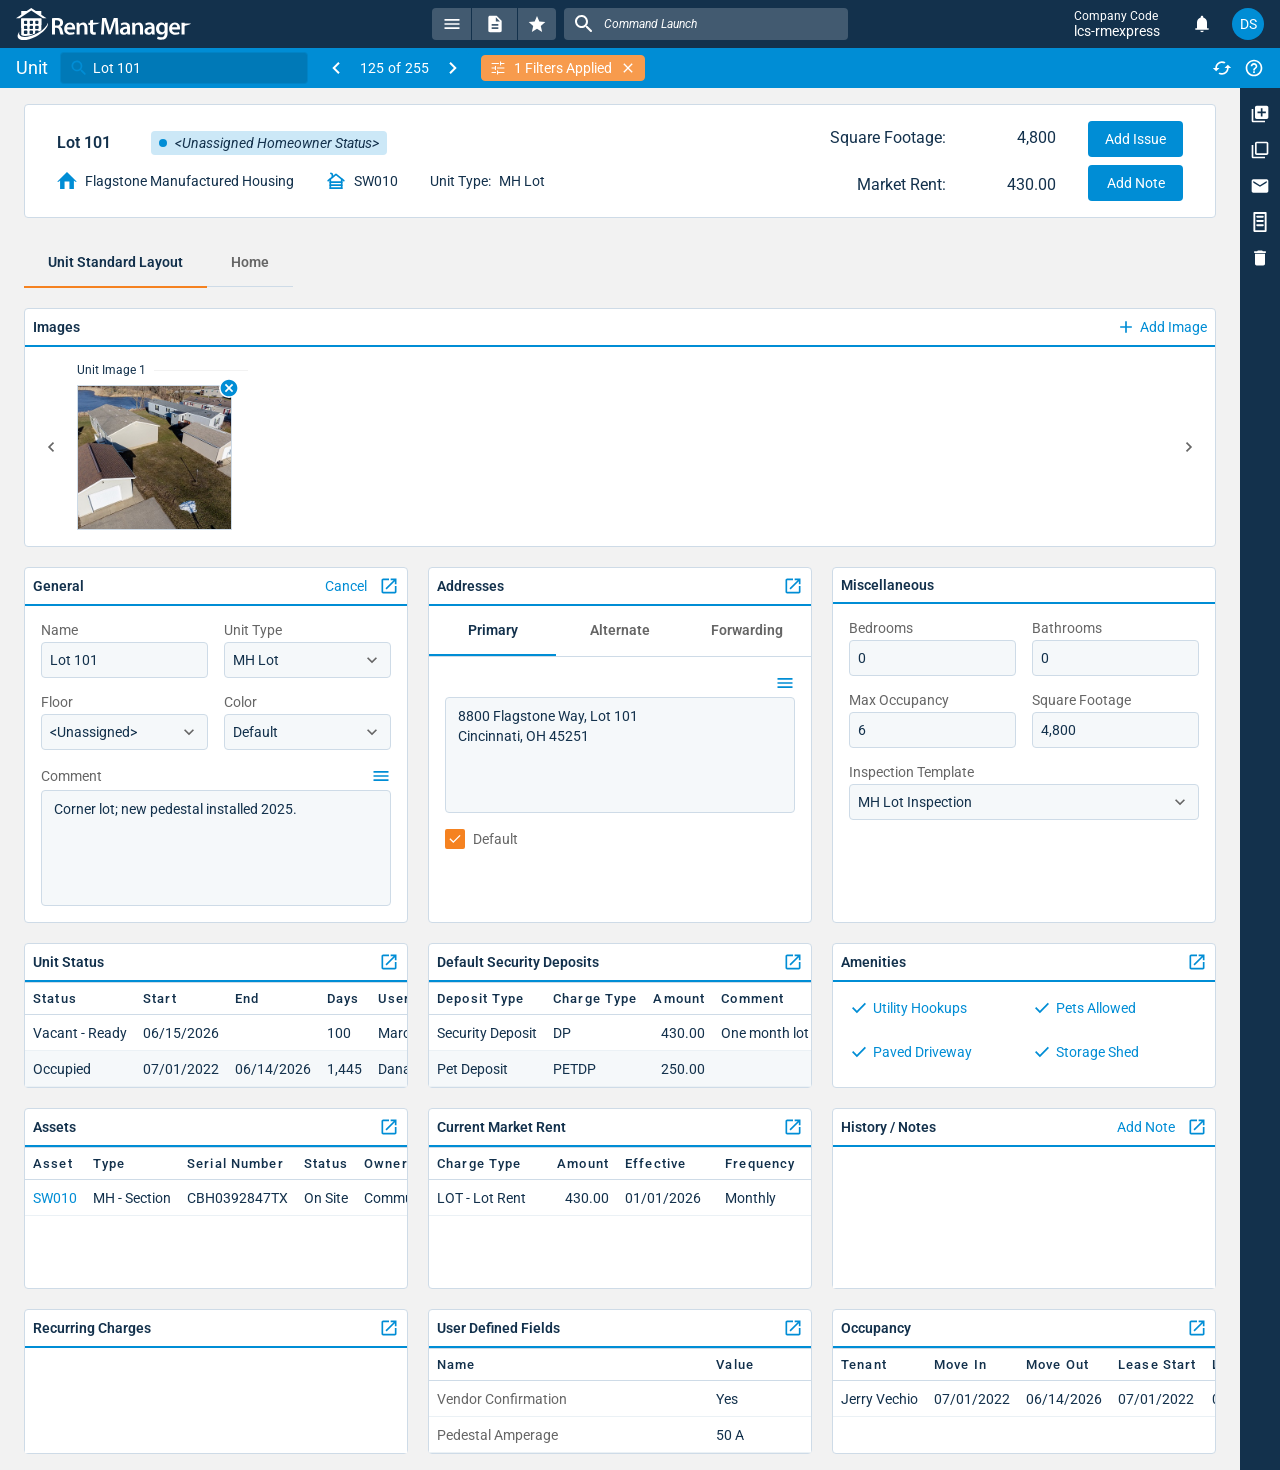
<file: screens/unit-detail.html>
<!doctype html>
<html lang="en">
<head>
<meta charset="utf-8">
<meta name="viewport" content="width=device-width, initial-scale=1">
<meta name="rmx-skill" content="4.2.0">
<meta name="rmx-tokens" content="6144b103c405">
<title>Unit detail — Rent Manager Express</title>
<!-- Favicon: RM house logo, full colour (RMX Components "Brand Logo, Full Color, House Logo", assets/loading-spinner-logo.svg) -->
<link rel="icon" type="image/svg+xml" href="[data-uri]">
<link href="https://fonts.googleapis.com/css2?family=Roboto:ital,wght@0,400;0,500;0,600;1,400;1,500;1,600&display=swap" rel="stylesheet">
<link rel="stylesheet" href="../assets/tokens.css">
<link rel="stylesheet" href="../assets/type.css">
<link rel="stylesheet" href="../assets/rmx.css">
<link rel="stylesheet" href="../assets/proto.css">
<link rel="stylesheet" href="../assets/responsive.css">
<link rel="stylesheet" href="../assets/megamenu.css">
<link rel="stylesheet" href="../assets/home.css">
</head>
<body class="rmx">
<!-- RMX_ICONS:START - injected from assets/icons.svg, regenerated by check.mjs --fix -->
<svg xmlns="http://www.w3.org/2000/svg" style="display:none">
<!-- RMX icon core — GENERATED FROM THE LIVE LIBRARY. DO NOT EDIT BY HAND.
     Real geometry from RMX Iconography, plus the Rent Manager logo from the
     app bar (node 9671:2926). Source of truth: data/icons-core.json. -->
<symbol id="keyboard-arrow-up" viewBox="0 0 20 20" fill="currentColor"><path d="M13.825 12.8417L10 9.02502L6.175 12.8417L5 11.6667L10 6.66669L15 11.6667L13.825 12.8417Z"/></symbol>
<symbol id="keyboard-arrow-down" viewBox="0 0 20 20" fill="currentColor"><path d="M6.175 7.15833L10 10.975L13.825 7.15833L15 8.33333L10 13.3333L5 8.33333L6.175 7.15833Z"/></symbol>
<symbol id="chevron-left" viewBox="0 0 20 20" fill="currentColor"><path d="M13.0875 6.175L11.9125 5L6.91248 10L11.9125 15L13.0875 13.825L9.27081 10L13.0875 6.175Z"/></symbol>
<symbol id="chevron-right" viewBox="0 0 20 20" fill="currentColor"><path d="M8.08748 5L6.91248 6.175L10.7291 10L6.91248 13.825L8.08748 15L13.0875 10L8.08748 5Z"/></symbol>
<symbol id="keyboard-double-arrow-left" viewBox="0 0 20 20" fill="currentColor"><path d="M14.6584 15L15.8334 13.825L12.0167 10L15.8334 6.175L14.6584 5L9.65835 10L14.6584 15Z"/><path d="M9.16669 15L10.3417 13.825L6.52502 10L10.3417 6.175L9.16669 5L4.16669 10L9.16669 15Z"/></symbol>
<symbol id="keyboard-double-arrow-right" viewBox="0 0 20 20" fill="currentColor"><path d="M7.97919 10L4.16669 6.16667L5.33335 5L10.3334 10L5.33335 15L4.16669 13.8333L7.97919 10ZM13.4792 10L9.66669 6.16667L10.8334 5L15.8334 10L10.8334 15L9.66669 13.8333L13.4792 10Z"/></symbol>
<symbol id="arrow-drop-up" viewBox="0 0 20 20" fill="currentColor"><path d="M5.83331 12.0834L9.99998 7.91669L14.1666 12.0834H5.83331Z"/></symbol>
<symbol id="arrow-drop-down" viewBox="0 0 20 20" fill="currentColor"><path d="M5.83334 7.91669L10 12.0834L14.1667 7.91669H5.83334Z"/></symbol>
<symbol id="arrow-back" viewBox="0 0 20 20" fill="currentColor"><path d="M6.52084 10.8333L11.1875 15.5L10 16.6666L3.33334 9.99998L10 3.33331L11.1875 4.49998L6.52084 9.16665H16.6667V10.8333H6.52084Z"/></symbol>
<symbol id="arrow-forward" viewBox="0 0 20 20" fill="currentColor"><path d="M13.4792 10.8333H3.33334V9.16665H13.4792L8.81251 4.49998L10 3.33331L16.6667 9.99998L10 16.6666L8.81251 15.5L13.4792 10.8333Z"/></symbol>
<symbol id="arrow-upward" viewBox="0 0 20 20" fill="currentColor"><path d="M9.1669 16.665V6.52173L4.5014 11.1872L3.33502 10L10 3.33502L16.665 10L15.4986 11.1872L10.8331 6.52173V16.665H9.1669Z"/></symbol>
<symbol id="arrow-downward" viewBox="0 0 20 20" fill="currentColor"><path d="M9.16687 3.33502V13.4783L4.50137 8.81282L3.33499 10L9.99999 16.665L16.665 10L15.4986 8.81282L10.8331 13.4783V3.33502H9.16687Z"/></symbol>
<symbol id="first-page" viewBox="0 0 20 20" fill="currentColor"><path d="M15.1708 13.825L11.3458 10L15.1708 6.175L13.9958 5L8.99583 10L13.9958 15L15.1708 13.825ZM4.82916 5H6.49583V15H4.82916V5Z"/></symbol>
<symbol id="last-page" viewBox="0 0 20 20" fill="currentColor"><path d="M4.82916 6.175L8.65416 10L4.82916 13.825L6.00416 15L11.0042 10L6.00416 5L4.82916 6.175ZM13.5042 5H15.1708V15H13.5042V5Z"/></symbol>
<symbol id="info" viewBox="0 0 20 20" fill="currentColor"><path d="M9.16669 5.83335H10.8334V7.50002H9.16669V5.83335ZM9.16669 9.16669H10.8334V14.1667H9.16669V9.16669ZM10 1.66669C5.40002 1.66669 1.66669 5.40002 1.66669 10C1.66669 14.6 5.40002 18.3334 10 18.3334C14.6 18.3334 18.3334 14.6 18.3334 10C18.3334 5.40002 14.6 1.66669 10 1.66669ZM10 16.6667C6.32502 16.6667 3.33335 13.675 3.33335 10C3.33335 6.32502 6.32502 3.33335 10 3.33335C13.675 3.33335 16.6667 6.32502 16.6667 10C16.6667 13.675 13.675 16.6667 10 16.6667Z"/></symbol>
<symbol id="info-filled" viewBox="0 0 20 20" fill="currentColor"><path d="M9.16669 14.1667H10.8334V9.16669H9.16669V14.1667ZM10 7.50002C10.2361 7.50002 10.434 7.42016 10.5938 7.26044C10.7535 7.10071 10.8334 6.9028 10.8334 6.66669C10.8334 6.43058 10.7535 6.23266 10.5938 6.07294C10.434 5.91321 10.2361 5.83335 10 5.83335C9.76391 5.83335 9.56599 5.91321 9.40627 6.07294C9.24655 6.23266 9.16669 6.43058 9.16669 6.66669C9.16669 6.9028 9.24655 7.10071 9.40627 7.26044C9.56599 7.42016 9.76391 7.50002 10 7.50002ZM10 18.3334C8.84724 18.3334 7.76391 18.1146 6.75002 17.6771C5.73613 17.2396 4.85419 16.6459 4.10419 15.8959C3.35419 15.1459 2.76044 14.2639 2.32294 13.25C1.88544 12.2361 1.66669 11.1528 1.66669 10C1.66669 8.84724 1.88544 7.76391 2.32294 6.75002C2.76044 5.73613 3.35419 4.85419 4.10419 4.10419C4.85419 3.35419 5.73613 2.76044 6.75002 2.32294C7.76391 1.88544 8.84724 1.66669 10 1.66669C11.1528 1.66669 12.2361 1.88544 13.25 2.32294C14.2639 2.76044 15.1459 3.35419 15.8959 4.10419C16.6459 4.85419 17.2396 5.73613 17.6771 6.75002C18.1146 7.76391 18.3334 8.84724 18.3334 10C18.3334 11.1528 18.1146 12.2361 17.6771 13.25C17.2396 14.2639 16.6459 15.1459 15.8959 15.8959C15.1459 16.6459 14.2639 17.2396 13.25 17.6771C12.2361 18.1146 11.1528 18.3334 10 18.3334Z"/></symbol>
<symbol id="error" viewBox="0 0 20 20" fill="currentColor"><path d="M9.16669 12.5H10.8334V14.1667H9.16669V12.5ZM9.16669 5.83335H10.8334V10.8334H9.16669V5.83335ZM9.99169 1.66669C5.39169 1.66669 1.66669 5.40002 1.66669 10C1.66669 14.6 5.39169 18.3334 9.99169 18.3334C14.6 18.3334 18.3334 14.6 18.3334 10C18.3334 5.40002 14.6 1.66669 9.99169 1.66669ZM10 16.6667C6.31669 16.6667 3.33335 13.6834 3.33335 10C3.33335 6.31669 6.31669 3.33335 10 3.33335C13.6834 3.33335 16.6667 6.31669 16.6667 10C16.6667 13.6834 13.6834 16.6667 10 16.6667Z"/></symbol>
<symbol id="error-filled" viewBox="0 0 20 20" fill="currentColor"><path d="M10 14.1667C10.2361 14.1667 10.434 14.0868 10.5938 13.9271C10.7535 13.7674 10.8334 13.5695 10.8334 13.3334C10.8334 13.0972 10.7535 12.8993 10.5938 12.7396C10.434 12.5799 10.2361 12.5 10 12.5C9.76391 12.5 9.56599 12.5799 9.40627 12.7396C9.24655 12.8993 9.16669 13.0972 9.16669 13.3334C9.16669 13.5695 9.24655 13.7674 9.40627 13.9271C9.56599 14.0868 9.76391 14.1667 10 14.1667ZM9.16669 10.8334H10.8334V5.83335H9.16669V10.8334ZM10 18.3334C8.84724 18.3334 7.76391 18.1146 6.75002 17.6771C5.73613 17.2396 4.85419 16.6459 4.10419 15.8959C3.35419 15.1459 2.76044 14.2639 2.32294 13.25C1.88544 12.2361 1.66669 11.1528 1.66669 10C1.66669 8.84724 1.88544 7.76391 2.32294 6.75002C2.76044 5.73613 3.35419 4.85419 4.10419 4.10419C4.85419 3.35419 5.73613 2.76044 6.75002 2.32294C7.76391 1.88544 8.84724 1.66669 10 1.66669C11.1528 1.66669 12.2361 1.88544 13.25 2.32294C14.2639 2.76044 15.1459 3.35419 15.8959 4.10419C16.6459 4.85419 17.2396 5.73613 17.6771 6.75002C18.1146 7.76391 18.3334 8.84724 18.3334 10C18.3334 11.1528 18.1146 12.2361 17.6771 13.25C17.2396 14.2639 16.6459 15.1459 15.8959 15.8959C15.1459 16.6459 14.2639 17.2396 13.25 17.6771C12.2361 18.1146 11.1528 18.3334 10 18.3334Z"/></symbol>
<symbol id="warning" viewBox="0 0 20 20" fill="currentColor"><path d="M9.99998 5.40831L16.275 16.25H3.72498L9.99998 5.40831ZM9.99998 2.08331L0.833313 17.9166H19.1666L9.99998 2.08331ZM10.8333 13.75H9.16665V15.4166H10.8333V13.75ZM10.8333 8.74998H9.16665V12.0833H10.8333V8.74998Z"/></symbol>
<symbol id="warning-filled" viewBox="0 0 20 20" fill="currentColor"><path d="M0.833313 17.5L9.99998 1.66669L19.1666 17.5H0.833313ZM9.99998 15C10.2361 15 10.434 14.9202 10.5937 14.7604C10.7535 14.6007 10.8333 14.4028 10.8333 14.1667C10.8333 13.9306 10.7535 13.7327 10.5937 13.5729C10.434 13.4132 10.2361 13.3334 9.99998 13.3334C9.76387 13.3334 9.56595 13.4132 9.40623 13.5729C9.24651 13.7327 9.16665 13.9306 9.16665 14.1667C9.16665 14.4028 9.24651 14.6007 9.40623 14.7604C9.56595 14.9202 9.76387 15 9.99998 15ZM9.16665 12.5H10.8333V8.33335H9.16665V12.5Z"/></symbol>
<symbol id="help" viewBox="0 0 20 20" fill="currentColor"><path d="M9.16669 15H10.8334V13.3334H9.16669V15ZM10 1.66669C5.40002 1.66669 1.66669 5.40002 1.66669 10C1.66669 14.6 5.40002 18.3334 10 18.3334C14.6 18.3334 18.3334 14.6 18.3334 10C18.3334 5.40002 14.6 1.66669 10 1.66669ZM10 16.6667C6.32502 16.6667 3.33335 13.675 3.33335 10C3.33335 6.32502 6.32502 3.33335 10 3.33335C13.675 3.33335 16.6667 6.32502 16.6667 10C16.6667 13.675 13.675 16.6667 10 16.6667ZM10 5.00002C8.15835 5.00002 6.66669 6.49169 6.66669 8.33335H8.33335C8.33335 7.41669 9.08335 6.66669 10 6.66669C10.9167 6.66669 11.6667 7.41669 11.6667 8.33335C11.6667 10 9.16669 9.79169 9.16669 12.5H10.8334C10.8334 10.625 13.3334 10.4167 13.3334 8.33335C13.3334 6.49169 11.8417 5.00002 10 5.00002Z"/></symbol>
<symbol id="notifications" viewBox="0 0 20 20" fill="currentColor"><path d="M3.33334 15.8334V14.1667H5.00001V8.33335C5.00001 7.18058 5.34723 6.15627 6.04168 5.26044C6.73612 4.3646 7.6389 3.7778 8.75001 3.50002V2.91669C8.75001 2.56946 8.87154 2.27433 9.11459 2.03127C9.35765 1.78821 9.65279 1.66669 10 1.66669C10.3472 1.66669 10.6424 1.78821 10.8854 2.03127C11.1285 2.27433 11.25 2.56946 11.25 2.91669V3.50002C12.3611 3.7778 13.2639 4.3646 13.9583 5.26044C14.6528 6.15627 15 7.18058 15 8.33335V14.1667H16.6667V15.8334H3.33334ZM10 18.3334C9.54168 18.3334 9.14932 18.1702 8.82293 17.8438C8.49654 17.5174 8.33334 17.125 8.33334 16.6667H11.6667C11.6667 17.125 11.5035 17.5174 11.1771 17.8438C10.8507 18.1702 10.4583 18.3334 10 18.3334Z"/></symbol>
<symbol id="call" viewBox="0 0 20 20" fill="currentColor"><path d="M5.21778 8.92445C6.49778 11.44 8.56001 13.4933 11.0756 14.7822L13.0311 12.8267C13.2711 12.5867 13.6267 12.5067 13.9378 12.6133C14.9334 12.9422 16.0089 13.12 17.1111 13.12C17.6 13.12 18 13.52 18 14.0089V17.1111C18 17.6 17.6 18 17.1111 18C8.76445 18 2 11.2356 2 2.88889C2 2.4 2.4 2 2.88889 2H6.00001C6.4889 2 6.8889 2.4 6.8889 2.88889C6.8889 4 7.06667 5.06667 7.39556 6.06223C7.49334 6.37334 7.42223 6.72001 7.17334 6.9689L5.21778 8.92445Z"/></symbol>
<symbol id="mail" viewBox="0 0 20 20" fill="currentColor"><path d="M16.6667 3.33331H3.33335C2.41669 3.33331 1.67502 4.08331 1.67502 4.99998L1.66669 15C1.66669 15.9166 2.41669 16.6666 3.33335 16.6666H16.6667C17.5834 16.6666 18.3334 15.9166 18.3334 15V4.99998C18.3334 4.08331 17.5834 3.33331 16.6667 3.33331ZM16.6667 6.66665L10 10.8333L3.33335 6.66665V4.99998L10 9.16665L16.6667 4.99998V6.66665Z"/></symbol>
<symbol id="send" viewBox="0 0 20 20" fill="currentColor"><path d="M3.05937 17L17.601 10.7667C18.276 10.475 18.276 9.52499 17.601 9.23333L3.05937 2.99999C2.50937 2.75833 1.90103 3.16666 1.90103 3.75833L1.8927 7.59999C1.8927 8.01666 2.20103 8.37499 2.6177 8.42499L14.3927 9.99999L2.6177 11.5667C2.20103 11.625 1.8927 11.9833 1.8927 12.4L1.90103 16.2417C1.90103 16.8333 2.50937 17.2417 3.05937 17Z"/></symbol>
<symbol id="add" viewBox="0 0 20 20" fill="currentColor"><path d="M15.8334 10.8333H10.8334V15.8333H9.16669V10.8333H4.16669V9.16666H9.16669V4.16666H10.8334V9.16666H15.8334V10.8333Z"/></symbol>
<symbol id="remove" viewBox="0 0 20 20" fill="currentColor"><path d="M4.16669 10.8333V9.16666H15.8334V10.8333H4.16669Z"/></symbol>
<symbol id="close" viewBox="0 0 20 20" fill="currentColor"><path d="M15.8334 5.34166L14.6584 4.16666L10 8.82499L5.34169 4.16666L4.16669 5.34166L8.82502 9.99999L4.16669 14.6583L5.34169 15.8333L10 11.175L14.6584 15.8333L15.8334 14.6583L11.175 9.99999L15.8334 5.34166Z"/></symbol>
<symbol id="check" viewBox="0 0 20 20" fill="currentColor"><path d="M7.90168 15.1494L3.01996 10.2676L4.24039 9.04721L7.90168 12.7085L15.7595 4.85065L16.98 6.07108L7.90168 15.1494Z"/></symbol>
<symbol id="check-circle" viewBox="0 0 20 20" fill="currentColor"><path d="M10 1.66666C5.40002 1.66666 1.66669 5.39999 1.66669 9.99999C1.66669 14.6 5.40002 18.3333 10 18.3333C14.6 18.3333 18.3334 14.6 18.3334 9.99999C18.3334 5.39999 14.6 1.66666 10 1.66666ZM10 16.6667C6.32502 16.6667 3.33335 13.675 3.33335 9.99999C3.33335 6.32499 6.32502 3.33332 10 3.33332C13.675 3.33332 16.6667 6.32499 16.6667 9.99999C16.6667 13.675 13.675 16.6667 10 16.6667ZM13.825 6.31666L8.33335 11.8083L6.17502 9.65832L5.00002 10.8333L8.33335 14.1667L15 7.49999L13.825 6.31666Z"/></symbol>
<symbol id="check-circle-filled" viewBox="0 0 20 20" fill="currentColor"><path d="M10 1.66666C5.40002 1.66666 1.66669 5.39999 1.66669 9.99999C1.66669 14.6 5.40002 18.3333 10 18.3333C14.6 18.3333 18.3334 14.6 18.3334 9.99999C18.3334 5.39999 14.6 1.66666 10 1.66666ZM8.33335 14.1667L4.16669 9.99999L5.34169 8.82499L8.33335 11.8083L14.6584 5.48332L15.8334 6.66666L8.33335 14.1667Z"/></symbol>
<symbol id="add-circle" viewBox="0 0 20 20" fill="currentColor"><path d="M10.9 5.5H9.1V9.1H5.5V10.9H9.1V14.5H10.9V10.9H14.5V9.1H10.9V5.5ZM10 1C5.032 1 1 5.032 1 10C1 14.968 5.032 19 10 19C14.968 19 19 14.968 19 10C19 5.032 14.968 1 10 1ZM10 17.2C6.031 17.2 2.8 13.969 2.8 10C2.8 6.031 6.031 2.8 10 2.8C13.969 2.8 17.2 6.031 17.2 10C17.2 13.969 13.969 17.2 10 17.2Z"/></symbol>
<symbol id="edit" viewBox="0 0 20 20" fill="currentColor"><path d="M2.49896 17.501H5.62396L14.8406 8.28438L11.7156 5.15938L2.49896 14.376V17.501ZM4.16563 15.0677L11.7156 7.51771L12.4823 8.28438L4.9323 15.8344H4.16563V15.0677Z"/><path d="M15.3073 2.74271C14.9823 2.41771 14.4573 2.41771 14.1323 2.74271L12.6073 4.26771L15.7323 7.39271L17.2573 5.86771C17.5823 5.54271 17.5823 5.01771 17.2573 4.69271L15.3073 2.74271Z"/></symbol>
<symbol id="edit-filled" viewBox="0 0 20 20" fill="currentColor"><path d="M2.49896 14.376V17.501H5.62396L14.8406 8.28438L11.7156 5.15938L2.49896 14.376Z"/><path d="M17.2573 4.69271L15.3073 2.74271C14.9823 2.41771 14.4573 2.41771 14.1323 2.74271L12.6073 4.26771L15.7323 7.39271L17.2573 5.86771C17.5823 5.54271 17.5823 5.01771 17.2573 4.69271Z"/></symbol>
<symbol id="delete-filled" viewBox="0 0 20 20" fill="currentColor"><path d="M4.99999 15.8333C4.99999 16.75 5.74999 17.5 6.66666 17.5H13.3333C14.25 17.5 15 16.75 15 15.8333V5.83333H4.99999V15.8333ZM15.8333 3.33333H12.9167L12.0833 2.5H7.91666L7.08332 3.33333H4.16666V5H15.8333V3.33333Z"/></symbol>
<symbol id="menu" viewBox="0 0 20 20" fill="currentColor"><path d="M2.5 15H17.5V13.3333H2.5V15ZM2.5 10.8333H17.5V9.16667H2.5V10.8333ZM2.5 5V6.66667H17.5V5H2.5Z"/></symbol>
<symbol id="search" viewBox="0 0 20 20" fill="currentColor"><path d="M12.9167 11.6667H12.2583L12.025 11.4417C13.025 10.275 13.5417 8.68334 13.2583 6.99167C12.8667 4.675 10.9333 2.825 8.59999 2.54167C5.07499 2.10834 2.10832 5.075 2.54165 8.6C2.82499 10.9333 4.67499 12.8667 6.99165 13.2583C8.68332 13.5417 10.275 13.025 11.4417 12.025L11.6667 12.2583V12.9167L15.2083 16.4583C15.55 16.8 16.1083 16.8 16.45 16.4583C16.7917 16.1167 16.7917 15.5583 16.45 15.2167L12.9167 11.6667ZM7.91665 11.6667C5.84165 11.6667 4.16665 9.99167 4.16665 7.91667C4.16665 5.84167 5.84165 4.16667 7.91665 4.16667C9.99165 4.16667 11.6667 5.84167 11.6667 7.91667C11.6667 9.99167 9.99165 11.6667 7.91665 11.6667Z"/></symbol>
<symbol id="grade" viewBox="0 0 20 20" fill="currentColor"><path d="M10 14.8083L15.15 17.9167L13.7833 12.0583L18.3333 8.11667L12.3417 7.60834L10 2.08334L7.65834 7.60834L1.66667 8.11667L6.21667 12.0583L4.85001 17.9167L10 14.8083Z"/></symbol>
<symbol id="reports" viewBox="0 0 20 20" fill="currentColor"><path d="M12.8125 5.67188H7.18752C6.67002 5.67188 6.25002 5.25188 6.25002 4.73438C6.25002 4.21688 6.67002 3.79688 7.18752 3.79688H12.8125C13.33 3.79688 13.75 4.21688 13.75 4.73438C13.75 5.25188 13.33 5.67188 12.8125 5.67188ZM12.8125 9.90563H7.18752C6.67002 9.90563 6.25002 9.48563 6.25002 8.96813C6.25002 8.45063 6.67002 8.03063 7.18752 8.03063H12.8125C13.33 8.03063 13.75 8.45063 13.75 8.96813C13.75 9.48563 13.33 9.90563 12.8125 9.90563ZM12.8125 14.1406H7.18752C6.67002 14.1406 6.25002 13.7206 6.25002 13.2031C6.25002 12.6856 6.67002 12.2656 7.18752 12.2656H12.8125C13.33 12.2656 13.75 12.6856 13.75 13.2031C13.75 13.7206 13.33 14.1406 12.8125 14.1406ZM15.6625 20H4.33752C3.82002 20 3.40002 19.58 3.40002 19.0625V0.990631C3.40002 0.473131 3.82002 0.0531311 4.33752 0.0531311H15.6625C16.18 0.0531311 16.6 0.473131 16.6 0.990631V19.0625C16.6 19.58 16.18 20 15.6625 20ZM5.28065 18.125H14.7181V1.93438H5.28065V18.125Z"/></symbol>
<symbol id="description" viewBox="0 0 20 20" fill="currentColor"><path d="M6.66665 15H13.3333V13.3333H6.66665V15ZM6.66665 11.6667H13.3333V9.99999H6.66665V11.6667ZM4.99998 18.3333C4.54165 18.3333 4.14929 18.1701 3.8229 17.8437C3.49651 17.5174 3.33331 17.125 3.33331 16.6667V3.33332C3.33331 2.87499 3.49651 2.48263 3.8229 2.15624C4.14929 1.82985 4.54165 1.66666 4.99998 1.66666H11.6666L16.6666 6.66666V16.6667C16.6666 17.125 16.5035 17.5174 16.1771 17.8437C15.8507 18.1701 15.4583 18.3333 15 18.3333H4.99998ZM10.8333 7.49999H15L10.8333 3.33332V7.49999Z"/></symbol>
<symbol id="print" viewBox="0 0 20 20" fill="currentColor"><path d="M16.3 6.44444H3.7C2.206 6.44444 1 7.63556 1 9.11111V14.4444H4.6V18H15.4V14.4444H19V9.11111C19 7.63556 17.794 6.44444 16.3 6.44444ZM13.6 16.2222H6.4V11.7778H13.6V16.2222ZM16.3 10C15.805 10 15.4 9.6 15.4 9.11111C15.4 8.62222 15.805 8.22222 16.3 8.22222C16.795 8.22222 17.2 8.62222 17.2 9.11111C17.2 9.6 16.795 10 16.3 10ZM15.4 2H4.6V5.55556H15.4V2Z"/></symbol>
<symbol id="refresh" viewBox="0 0 20 20" fill="currentColor"><path d="M14.7042 5.29168C13.4958 4.08334 11.8375 3.33334 9.99583 3.33334C6.3125 3.33334 3.3375 6.31668 3.3375 10C3.3375 13.6833 6.3125 16.6667 9.99583 16.6667C13.1042 16.6667 15.6958 14.5417 16.4375 11.6667H14.7042C14.0208 13.6083 12.1708 15 9.99583 15C7.2375 15 4.99583 12.7583 4.99583 10C4.99583 7.24168 7.2375 5.00001 9.99583 5.00001C11.3792 5.00001 12.6125 5.57501 13.5125 6.48334L10.8292 9.16668H16.6625V3.33334L14.7042 5.29168Z"/></symbol>
<symbol id="settings" viewBox="0 0 20 20" fill="currentColor"><path d="M15.95 10.7833C15.9833 10.5333 16 10.275 16 10C16 9.73333 15.9833 9.46667 15.9417 9.21667L17.6333 7.9C17.7833 7.78333 17.825 7.55833 17.7333 7.39167L16.1333 4.625C16.0333 4.44167 15.825 4.38333 15.6417 4.44167L13.65 5.24167C13.2333 4.925 12.7917 4.65833 12.3 4.45833L12 2.34167C11.9667 2.14167 11.8 2 11.6 2H8.39999C8.19999 2 8.04166 2.14167 8.00832 2.34167L7.70832 4.45833C7.21666 4.65833 6.76666 4.93333 6.35832 5.24167L4.36666 4.44167C4.18332 4.375 3.97499 4.44167 3.87499 4.625L2.28332 7.39167C2.18332 7.56667 2.21666 7.78333 2.38332 7.9L4.07499 9.21667C4.03332 9.46667 3.99999 9.74167 3.99999 10C3.99999 10.2583 4.01666 10.5333 4.05832 10.7833L2.36666 12.1C2.21666 12.2167 2.17499 12.4417 2.26666 12.6083L3.86666 15.375C3.96666 15.5583 4.17499 15.6167 4.35832 15.5583L6.34999 14.7583C6.76666 15.075 7.20832 15.3417 7.69999 15.5417L7.99999 17.6583C8.04166 17.8583 8.19999 18 8.39999 18H11.6C11.8 18 11.9667 17.8583 11.9917 17.6583L12.2917 15.5417C12.7833 15.3417 13.2333 15.075 13.6417 14.7583L15.6333 15.5583C15.8167 15.625 16.025 15.5583 16.125 15.375L17.725 12.6083C17.825 12.425 17.7833 12.2167 17.625 12.1L15.95 10.7833ZM9.99999 13C8.34999 13 6.99999 11.65 6.99999 10C6.99999 8.35 8.34999 7 9.99999 7C11.65 7 13 8.35 13 10C13 11.65 11.65 13 9.99999 13Z"/></symbol>
<symbol id="more-vert" viewBox="0 0 20 20" fill="currentColor"><path d="M9.99998 6.66668C10.9166 6.66668 11.6666 5.91668 11.6666 5.00001C11.6666 4.08334 10.9166 3.33334 9.99998 3.33334C9.08331 3.33334 8.33331 4.08334 8.33331 5.00001C8.33331 5.91668 9.08331 6.66668 9.99998 6.66668ZM9.99998 8.33334C9.08331 8.33334 8.33331 9.08334 8.33331 10C8.33331 10.9167 9.08331 11.6667 9.99998 11.6667C10.9166 11.6667 11.6666 10.9167 11.6666 10C11.6666 9.08334 10.9166 8.33334 9.99998 8.33334ZM9.99998 13.3333C9.08331 13.3333 8.33331 14.0833 8.33331 15C8.33331 15.9167 9.08331 16.6667 9.99998 16.6667C10.9166 16.6667 11.6666 15.9167 11.6666 15C11.6666 14.0833 10.9166 13.3333 9.99998 13.3333Z"/></symbol>
<symbol id="tune" viewBox="0 0 20 20" fill="currentColor"><path d="M8.82222 18V13H10.1556V14.8444H18V16.1778H10.1556V18H8.82222ZM2 16.1778V14.8444H7.48889V16.1778H2ZM6.15556 12.4889V10.6667H2V9.33333H6.15556V7.46667H7.48889V12.4889H6.15556ZM8.82222 10.6667V9.33333H18V10.6667H8.82222ZM12.5111 7V2H13.8444V3.82222H18V5.15556H13.8444V7H12.5111ZM2 5.15556V3.82222H11.1778V5.15556H2Z"/></symbol>
<symbol id="visibility" viewBox="0 0 20 20" fill="currentColor"><path d="M10 13.3333C11.0417 13.3333 11.9271 12.9688 12.6563 12.2396C13.3854 11.5104 13.75 10.625 13.75 9.58334C13.75 8.54168 13.3854 7.65626 12.6563 6.92709C11.9271 6.19793 11.0417 5.83334 10 5.83334C8.95834 5.83334 8.07293 6.19793 7.34376 6.92709C6.61459 7.65626 6.25001 8.54168 6.25001 9.58334C6.25001 10.625 6.61459 11.5104 7.34376 12.2396C8.07293 12.9688 8.95834 13.3333 10 13.3333ZM10 11.8333C9.37501 11.8333 8.84376 11.6146 8.40626 11.1771C7.96876 10.7396 7.75001 10.2083 7.75001 9.58334C7.75001 8.95834 7.96876 8.42709 8.40626 7.98959C8.84376 7.55209 9.37501 7.33334 10 7.33334C10.625 7.33334 11.1563 7.55209 11.5938 7.98959C12.0313 8.42709 12.25 8.95834 12.25 9.58334C12.25 10.2083 12.0313 10.7396 11.5938 11.1771C11.1563 11.6146 10.625 11.8333 10 11.8333ZM10 15.8333C7.97223 15.8333 6.12501 15.2674 4.45834 14.1354C2.79168 13.0035 1.58334 11.4861 0.833344 9.58334C1.58334 7.68057 2.79168 6.1632 4.45834 5.03126C6.12501 3.89932 7.97223 3.33334 10 3.33334C12.0278 3.33334 13.875 3.89932 15.5417 5.03126C17.2083 6.1632 18.4167 7.68057 19.1667 9.58334C18.4167 11.4861 17.2083 13.0035 15.5417 14.1354C13.875 15.2674 12.0278 15.8333 10 15.8333Z"/></symbol>
<symbol id="folder" viewBox="0 0 20 20" fill="currentColor"><path d="M3.5 16C3.09722 16 2.74653 15.8507 2.44792 15.5521C2.14931 15.2535 2 14.9028 2 14.5V5.5C2 5.0875 2.14931 4.73438 2.44792 4.44063C2.74653 4.14688 3.09722 4 3.5 4H8L10 6H16.5C16.9125 6 17.2656 6.14688 17.5594 6.44063C17.8531 6.73438 18 7.0875 18 7.5V14.5C18 14.9028 17.8531 15.2535 17.5594 15.5521C17.2656 15.8507 16.9125 16 16.5 16H3.5ZM3.5 14.5H16.5V7.5H9.375L7.375 5.5H3.5V14.5Z"/></symbol>
<symbol id="download" viewBox="0 0 20 20" fill="currentColor"><path d="M15.8333 10V15.8333H4.16667V10H2.5V15.8333C2.5 16.75 3.25 17.5 4.16667 17.5H15.8333C16.75 17.5 17.5 16.75 17.5 15.8333V10H15.8333ZM10.8333 10.5583L12.9917 8.40833L14.1667 9.58333L10 13.75L5.83333 9.58333L7.00833 8.40833L9.16667 10.5583V2.5H10.8333V10.5583Z"/></symbol>
<symbol id="list" viewBox="0 0 20 20" fill="currentColor"><path d="M2.5 10.8333H4.16667V9.16668H2.5V10.8333ZM2.5 14.1667H4.16667V12.5H2.5V14.1667ZM2.5 7.50001H4.16667V5.83334H2.5V7.50001ZM5.83333 10.8333H17.5V9.16668H5.83333V10.8333ZM5.83333 14.1667H17.5V12.5H5.83333V14.1667ZM5.83333 5.83334V7.50001H17.5V5.83334H5.83333Z"/></symbol>
<symbol id="autorenew" viewBox="0 0 20 20" fill="currentColor"><path d="M15.8333 6.66668L12.5 10H15C15 12.7583 12.7583 15 9.99998 15C9.15831 15 8.35831 14.7917 7.66665 14.4167L6.44998 15.6333C7.47498 16.2833 8.69165 16.6667 9.99998 16.6667C13.6833 16.6667 16.6666 13.6833 16.6666 10H19.1666L15.8333 6.66668ZM4.99998 10C4.99998 7.24168 7.24165 5.00001 9.99998 5.00001C10.8416 5.00001 11.6416 5.20834 12.3333 5.58334L13.55 4.36668C12.525 3.71668 11.3083 3.33334 9.99998 3.33334C6.31665 3.33334 3.33331 6.31668 3.33331 10H0.833313L4.16665 13.3333L7.49998 10H4.99998Z"/></symbol>
<symbol id="more-horiz" viewBox="0 0 20 20" fill="currentColor"><path d="M4.99999 8.33334C4.08333 8.33334 3.33333 9.08334 3.33333 10C3.33333 10.9167 4.08333 11.6667 4.99999 11.6667C5.91666 11.6667 6.66666 10.9167 6.66666 10C6.66666 9.08334 5.91666 8.33334 4.99999 8.33334ZM15 8.33334C14.0833 8.33334 13.3333 9.08334 13.3333 10C13.3333 10.9167 14.0833 11.6667 15 11.6667C15.9167 11.6667 16.6667 10.9167 16.6667 10C16.6667 9.08334 15.9167 8.33334 15 8.33334ZM9.99999 8.33334C9.08333 8.33334 8.33333 9.08334 8.33333 10C8.33333 10.9167 9.08333 11.6667 9.99999 11.6667C10.9167 11.6667 11.6667 10.9167 11.6667 10C11.6667 9.08334 10.9167 8.33334 9.99999 8.33334Z"/></symbol>
<symbol id="link" viewBox="0 0 20 20" fill="currentColor"><path d="M3.24999 10C3.24999 8.57501 4.40832 7.41668 5.83332 7.41668H9.16666V5.83334H5.83332C3.53332 5.83334 1.66666 7.70001 1.66666 10C1.66666 12.3 3.53332 14.1667 5.83332 14.1667H9.16666V12.5833H5.83332C4.40832 12.5833 3.24999 11.425 3.24999 10ZM6.66666 10.8333H13.3333V9.16668H6.66666V10.8333ZM14.1667 5.83334H10.8333V7.41668H14.1667C15.5917 7.41668 16.75 8.57501 16.75 10C16.75 11.425 15.5917 12.5833 14.1667 12.5833H10.8333V14.1667H14.1667C16.4667 14.1667 18.3333 12.3 18.3333 10C18.3333 7.70001 16.4667 5.83334 14.1667 5.83334Z"/></symbol>
<symbol id="attach" viewBox="0 0 20 20" fill="currentColor"><path d="M13.3334 5.00001V14.5833C13.3334 16.425 11.8417 17.9167 10 17.9167C8.15835 17.9167 6.66669 16.425 6.66669 14.5833V4.16668C6.66669 3.01668 7.60002 2.08334 8.75002 2.08334C9.90002 2.08334 10.8334 3.01668 10.8334 4.16668V12.9167C10.8334 13.375 10.4584 13.75 10 13.75C9.54169 13.75 9.16669 13.375 9.16669 12.9167V5.00001H7.91669V12.9167C7.91669 14.0667 8.85002 15 10 15C11.15 15 12.0834 14.0667 12.0834 12.9167V4.16668C12.0834 2.32501 10.5917 0.833344 8.75002 0.833344C6.90835 0.833344 5.41669 2.32501 5.41669 4.16668V14.5833C5.41669 17.1167 7.46669 19.1667 10 19.1667C12.5334 19.1667 14.5834 17.1167 14.5834 14.5833V5.00001H13.3334Z"/></symbol>
<symbol id="flag-outline" viewBox="0 0 20 20" fill="currentColor"><path d="M3.07483 18.1102V1.88983H16.5918L13.8884 6.21525L16.5918 10.5407H4.69686V18.1102H3.07483ZM4.69686 8.91864H13.6631L11.9735 6.21525L13.6631 3.51187H4.69686V8.91864Z"/></symbol>
<symbol id="calendar-today" viewBox="0 0 20 20" fill="currentColor"><path d="M16.6667 2.5H15.8333V0.833336H14.1667V2.5H5.83332V0.833336H4.16666V2.5H3.33332C2.41666 2.5 1.66666 3.25 1.66666 4.16667V17.5C1.66666 18.4167 2.41666 19.1667 3.33332 19.1667H16.6667C17.5833 19.1667 18.3333 18.4167 18.3333 17.5V4.16667C18.3333 3.25 17.5833 2.5 16.6667 2.5ZM16.6667 17.5H3.33332V8.33334H16.6667V17.5ZM16.6667 6.66667H3.33332V4.16667H16.6667V6.66667Z"/></symbol>
<symbol id="schedule" viewBox="0 0 20 20" fill="currentColor"><path d="M12.75 13.9167L13.9167 12.75L10.8334 9.66666V5.83333H9.16669V10.3333L12.75 13.9167ZM10 18.3333C8.84724 18.3333 7.76391 18.1146 6.75002 17.6771C5.73613 17.2396 4.85419 16.6458 4.10419 15.8958C3.35419 15.1458 2.76044 14.2639 2.32294 13.25C1.88544 12.2361 1.66669 11.1528 1.66669 10C1.66669 8.84722 1.88544 7.76389 2.32294 6.75C2.76044 5.73611 3.35419 4.85416 4.10419 4.10416C4.85419 3.35416 5.73613 2.76041 6.75002 2.32291C7.76391 1.88541 8.84724 1.66666 10 1.66666C11.1528 1.66666 12.2361 1.88541 13.25 2.32291C14.2639 2.76041 15.1459 3.35416 15.8959 4.10416C16.6459 4.85416 17.2396 5.73611 17.6771 6.75C18.1146 7.76389 18.3334 8.84722 18.3334 10C18.3334 11.1528 18.1146 12.2361 17.6771 13.25C17.2396 14.2639 16.6459 15.1458 15.8959 15.8958C15.1459 16.6458 14.2639 17.2396 13.25 17.6771C12.2361 18.1146 11.1528 18.3333 10 18.3333ZM10 16.6667C11.8472 16.6667 13.4202 16.0174 14.7188 14.7187C16.0174 13.4201 16.6667 11.8472 16.6667 10C16.6667 8.15278 16.0174 6.57986 14.7188 5.28125C13.4202 3.98264 11.8472 3.33333 10 3.33333C8.1528 3.33333 6.57988 3.98264 5.28127 5.28125C3.98266 6.57986 3.33335 8.15278 3.33335 10C3.33335 11.8472 3.98266 13.4201 5.28127 14.7187C6.57988 16.0174 8.1528 16.6667 10 16.6667Z"/></symbol>
<symbol id="lock" viewBox="0 0 20 20" fill="currentColor"><path d="M15.3719 8.43751H15.0594V6.94313C15.0594 6.93313 15.0594 6.92126 15.0594 6.91001C15.0594 4.16938 12.8813 1.93688 10.1613 1.85001H9.84064C7.11252 1.93688 4.93376 4.16938 4.93376 6.91001C4.93376 6.92188 4.93376 6.93313 4.93376 6.94563V6.94376V8.43813H4.62126C4.13064 8.43813 3.74939 8.93501 3.74939 9.56001V17.0169C3.74939 17.6419 4.14626 18.1475 4.63689 18.1475H15.3869C15.8775 18.1475 16.2775 17.6381 16.2775 17.0169V9.56126C16.2775 8.93626 15.8775 8.43313 15.3869 8.43313L15.3719 8.43751ZM10.9969 13.2844V15.5313C10.995 15.7919 10.7863 16.0038 10.525 16.0094H9.46501C9.20314 16.0063 8.99189 15.7938 8.99002 15.5313V13.2781C8.74502 13.0313 8.59314 12.6925 8.59314 12.3175C8.59314 11.6031 9.14252 11.0181 9.84064 10.96H10.1581C10.8613 11.0181 11.4106 11.6044 11.4106 12.3181C11.4106 12.6931 11.2588 13.0325 11.0138 13.2788L10.9969 13.2844ZM12.9625 8.43751H7.02501V6.94313C7.02501 5.30313 8.35439 3.97376 9.99439 3.97376C11.6344 3.97376 12.9638 5.30313 12.9638 6.94313L12.9625 8.43751Z"/></symbol>
<symbol id="logout" viewBox="0 0 20 20" fill="currentColor"><path d="M15 3.25C14.4375 2.875 13.625 3.0625 13.25 3.625C12.875 4.1875 13.0625 5 13.625 5.375C15.5 6.625 16.625 8.6875 16.625 10.875C16.625 14.5 13.6875 17.4375 10.0625 17.4375C6.4375 17.4375 3.5 14.5 3.5 10.875C3.5 8.75 4.5625 6.75 6.3125 5.5C6.875 5.0625 7 4.3125 6.625 3.75C6.25 3.1875 5.4375 3.0625 4.875 3.4375C2.4375 5.125 1 7.9375 1 10.875C1 15.875 5.0625 19.9375 10.0625 19.9375C15.0625 19.9375 19.125 15.875 19.125 10.875C19.125 7.8125 17.5625 4.9375 15 3.25ZM10.0625 11.1875C10.6875 11.1875 11.25 10.6875 11.25 10V1.625C11.25 1 10.75 0.4375 10.0625 0.4375C9.375 0.4375 8.875 0.9375 8.875 1.625V10C8.875 10.625 9.4375 11.1875 10.0625 11.1875Z"/></symbol>
<symbol id="person" viewBox="0 0 20 20" fill="currentColor"><path d="M9.99998 10C11.8416 10 13.3333 8.50834 13.3333 6.66667C13.3333 4.825 11.8416 3.33334 9.99998 3.33334C8.15831 3.33334 6.66665 4.825 6.66665 6.66667C6.66665 8.50834 8.15831 10 9.99998 10ZM9.99998 11.6667C7.77498 11.6667 3.33331 12.7833 3.33331 15V16.6667H16.6666V15C16.6666 12.7833 12.225 11.6667 9.99998 11.6667Z"/></symbol>
<symbol id="content-copy" viewBox="0 0 20 20" fill="currentColor"><path d="M12.9411 18.33H3.99158C3.17121 18.33 2.5 17.648 2.5 16.8145V6.20635H3.99158V16.8145H12.9411V18.33ZM15.1784 15.2991H6.97474C6.15437 15.2991 5.48316 14.6171 5.48316 13.7836V3.17544C5.48316 2.34194 6.15437 1.65999 6.97474 1.65999H15.1784C15.9988 1.65999 16.67 2.34194 16.67 3.17544V13.7836C16.67 14.6171 15.9988 15.2991 15.1784 15.2991ZM15.1784 3.17544H6.97474V13.7836H15.1784V3.17544Z"/></symbol>
<symbol id="open-in-new" viewBox="0 0 20 20" fill="currentColor"><path d="M15.8333 15.8333H4.16667V4.16667H10V2.5H4.16667C3.24167 2.5 2.5 3.25 2.5 4.16667V15.8333C2.5 16.75 3.24167 17.5 4.16667 17.5H15.8333C16.75 17.5 17.5 16.75 17.5 15.8333V10H15.8333V15.8333ZM11.6667 2.5V4.16667H14.6583L6.46667 12.3583L7.64167 13.5333L15.8333 5.34167V8.33333H17.5V2.5H11.6667Z"/></symbol>
<symbol id="rmx-logo" viewBox="0 0 175 32" fill="currentColor"><path d="M15.2665 2.43711L26.9433 10.338H30.5331L25.3039 6.80123V3.12323H19.8699L15.2665 0.00915527L10.6632 3.12323H5.22613V6.80123L0 10.338H3.58671L15.2665 2.43711Z"/><path d="M19.2091 25.3785C19.1651 25.2693 19.1381 25.1411 19.1361 25.0069V23.4894C19.1361 22.9315 19.588 22.4788 20.1448 22.4788H21.6592C22.216 22.4788 22.6679 22.9315 22.6679 23.4894V23.6136C23.6115 23.0607 24.5072 22.4838 25.3389 21.8868V10.5123H5.22613V27.0553C7.93816 28.5988 13.4222 27.9878 19.2091 25.3765V25.3785ZM19.1361 13.4971C19.1431 12.9442 19.592 12.4985 20.1448 12.4985H21.6592C22.212 12.4985 22.6619 12.9442 22.6679 13.4961V15.0136C22.6679 15.5715 22.216 16.0243 21.6592 16.0243H20.1448C19.588 16.0243 19.1361 15.5715 19.1361 15.0136V13.4971ZM19.1361 18.5033C19.1361 17.9454 19.588 17.4927 20.1448 17.4927H21.6592C22.216 17.4927 22.6679 17.9454 22.6679 18.5033V20.0208C22.6679 20.5787 22.216 21.0314 21.6592 21.0314H20.1448C19.588 21.0314 19.1361 20.5787 19.1361 20.0208V18.5033ZM13.5182 13.4911C13.5252 12.9422 13.967 12.5005 14.5138 12.4925H16.0283C16.5811 12.4925 17.0309 12.9382 17.0369 13.4901V15.0076C17.0369 15.5655 16.5851 16.0183 16.0283 16.0183H14.5138C13.962 16.0112 13.5172 15.5615 13.5172 15.0076L13.5182 13.4911ZM13.5182 18.4953C13.5182 17.9414 13.963 17.4907 14.5138 17.4846H16.0283C16.5851 17.4846 17.0369 17.9374 17.0369 18.4953V20.0128C17.0369 20.5707 16.5851 21.0234 16.0283 21.0234H14.5138C13.962 21.0164 13.5172 20.5667 13.5172 20.0128L13.5182 18.4953ZM13.5182 23.4964C13.5182 22.9425 13.963 22.4918 14.5138 22.4858H16.0283C16.5851 22.4858 17.0369 22.9385 17.0369 23.4964V25.0139C17.0289 25.5658 16.5801 26.0105 16.0283 26.0105H14.5138C13.967 26.0035 13.5262 25.5618 13.5172 25.0159L13.5182 23.4964ZM7.90217 13.4911C7.90917 12.9382 8.35801 12.4925 8.91081 12.4925H10.4253C10.9731 12.4935 11.4169 12.9402 11.4169 13.4891C11.4169 13.4891 11.4169 13.4901 11.4169 13.4921V15.0096C11.4169 15.0136 11.4169 15.0186 11.4169 15.0246C11.4169 15.5735 10.9731 16.0193 10.4253 16.0213H8.91081C8.35401 16.0213 7.90217 15.5685 7.90217 15.0106V13.4911ZM7.90217 18.4953C7.90217 17.9374 8.35401 17.4846 8.91081 17.4846H10.4253C10.9741 17.4937 11.4169 17.9424 11.4169 18.4953V20.0128C11.4169 20.5647 10.9761 21.0134 10.4263 21.0234H8.91181C8.35501 21.0234 7.90317 20.5707 7.90317 20.0128L7.90217 18.4953ZM7.90217 23.4964C7.90217 22.9385 8.35401 22.4858 8.91081 22.4858H10.4253C10.9731 22.4868 11.4169 22.9315 11.4169 23.4824C11.4169 23.4874 11.4169 23.4934 11.4169 23.4984V25.0149C11.4089 25.5608 10.9701 26.0005 10.4263 26.0115H8.91181C8.36 26.0115 7.91117 25.5678 7.90317 25.0169L7.90217 23.4964Z"/><path d="M20.7556 25.6199C12.9694 29.6895 5.22113 30.2354 3.45076 26.8309C2.94594 25.8683 2.99593 24.6824 3.48375 23.3933C1.75637 25.7461 1.1176 27.9938 1.96929 29.6405C3.83363 33.2173 11.9787 32.6454 20.1618 28.3774C27.9 24.3338 32.8962 18.4182 31.8416 14.7632C31.0449 18.1297 26.7774 22.4648 20.7556 25.6199Z"/><path d="M5.22613 19.9356C6.1298 19.9076 7.01749 19.8675 7.90217 19.8144V18.4953C7.90217 17.9374 8.35401 17.4846 8.91081 17.4846H10.4253C10.9741 17.4937 11.4169 17.9424 11.4169 18.4953V19.554C12.1293 19.4879 12.8367 19.4131 13.5391 19.3297V18.4953C13.5391 17.9414 13.984 17.4907 14.5348 17.4846H16.0492C16.606 17.4846 17.0579 17.9374 17.0579 18.4953V18.8409C17.7726 18.7247 18.4824 18.6055 19.1821 18.4753C19.1981 17.9354 19.635 17.5027 20.1748 17.4947H21.6892C21.9741 17.4977 22.23 17.6179 22.413 17.8102C23.4216 17.5808 24.3973 17.3324 25.3569 17.068V10.5183H5.22713L5.22613 19.9356ZM19.1361 13.4911C19.1431 12.9382 19.592 12.4925 20.1448 12.4925H21.6592C22.212 12.4925 22.6619 12.9382 22.6679 13.4901V15.0076C22.6679 15.5655 22.216 16.0183 21.6592 16.0183H20.1448C19.588 16.0183 19.1361 15.5655 19.1361 15.0076V13.4911ZM13.5182 13.4911C13.5252 12.9422 13.967 12.5005 14.5138 12.4925H16.0283C16.5811 12.4925 17.0309 12.9382 17.0369 13.4901V15.0076C17.0369 15.5655 16.5851 16.0183 16.0283 16.0183H14.5138C13.962 16.0112 13.5172 15.5615 13.5172 15.0076L13.5182 13.4911ZM7.90217 13.4911C7.90917 12.9382 8.35801 12.4925 8.91081 12.4925H10.4253C10.9731 12.4935 11.4169 12.9402 11.4169 13.4891C11.4169 13.4891 11.4169 13.4901 11.4169 13.4921V15.0096C11.4169 15.0136 11.4169 15.0186 11.4169 15.0246C11.4169 15.5735 10.9731 16.0193 10.4253 16.0213H8.91081C8.35401 16.0213 7.90217 15.5685 7.90217 15.0106V13.4911Z"/><path d="M36.0068 10.3647C37.1593 10.1486 38.8285 10 40.5726 10C42.9558 10 44.5502 10.3917 45.6789 11.317C46.5867 12.0735 47.1034 13.2216 47.1034 14.6332C47.1034 16.7573 45.6517 18.1959 44.0845 18.7328V18.8037C45.288 19.2427 45.9985 20.3875 46.3895 21.9747C46.93 24.0245 47.372 25.9257 47.6916 26.5572H44.5978C44.3531 26.0743 43.9349 24.7269 43.4895 22.6805C42.9966 20.5361 42.235 19.8506 40.5182 19.8033H38.9951V26.5572H36V10.3647H36.0068ZM39.0019 17.6083H40.7936C42.83 17.6083 44.0845 16.5344 44.0845 14.9C44.0845 13.1203 42.83 12.2659 40.865 12.2659C39.9097 12.2659 39.2977 12.3369 39.0019 12.4111V17.6083Z"/><path d="M51.0811 21.4648C51.1558 23.6125 52.8251 24.5378 54.7629 24.5378C56.1636 24.5378 57.1461 24.3183 58.0776 24.0009L58.5196 26.0507C57.4895 26.4897 56.065 26.8071 54.3448 26.8071C50.4657 26.8071 48.1811 24.4399 48.1811 20.8063C48.1811 17.5137 50.1937 14.4171 54.0252 14.4171C57.8566 14.4171 59.1825 17.588 59.1825 20.195C59.1825 20.7556 59.1315 21.1946 59.0839 21.4648H51.0811ZM56.3336 19.3677C56.3608 18.2702 55.8678 16.4635 53.8552 16.4635C51.9888 16.4635 51.2034 18.1419 51.0811 19.3677H56.3336Z"/><path d="M60.6308 18.2195C60.6308 16.8552 60.5832 15.7104 60.5356 14.6838H63.1602L63.3098 16.4669H63.3812C63.9183 15.5382 65.2238 14.4171 67.2126 14.4171C69.2014 14.4171 71.4588 15.7577 71.4588 19.5129V26.5606H68.4365V19.8573C68.4365 18.1486 67.7974 16.8552 66.1519 16.8552C64.9484 16.8552 64.1121 17.7096 63.7959 18.6146C63.6973 18.8544 63.6463 19.2191 63.6463 19.5636V26.5606H60.624V18.2195H60.6308Z"/><path d="M77.0377 11.6378V14.6838H83.7521C83.7521 14.6838 82.4704 15.8016 79.9105 16.3284C78.2684 16.6695 77.0377 16.6121 77.0377 17.3179V22.1706C77.0377 23.6362 77.4287 24.369 78.5846 24.369C79.1252 24.369 79.4209 24.3453 79.7643 24.2474L79.8153 26.5167C79.3733 26.6856 78.5642 26.8308 77.6293 26.8308C76.5006 26.8308 75.5929 26.4661 75.0251 25.8548C74.3622 25.1727 74.0664 24.0752 74.0664 22.515V16.9295H72.3734V14.6872H74.0664V12.4686L77.0377 11.6412V11.6378Z"/><path d="M99.4043 19.854C99.3058 17.7299 99.1834 15.1701 99.2072 12.9515H99.1358C98.5952 14.954 97.9085 17.1693 97.1707 19.2461L94.7366 26.3648H92.4282L90.2218 19.3407C89.5826 17.2436 88.9945 15.0013 88.5525 12.9515H88.5015C88.4267 15.0958 88.3281 17.7096 88.2091 19.9519L87.8352 26.5606H85.0134L86.1183 10.1249H90.096L92.2548 16.7337C92.8429 18.6619 93.3631 20.6104 93.7779 22.4407H93.8526C94.2946 20.6611 94.859 18.6383 95.4981 16.71L97.7793 10.1249H101.706L102.665 26.5606H99.7171L99.3975 19.8573L99.4043 19.854Z"/><path d="M114.016 23.7071C114.016 24.781 114.067 25.8278 114.213 26.5606H111.487L111.266 25.2436H111.191C110.477 26.1689 109.229 26.8274 107.655 26.8274C105.252 26.8274 103.899 25.0984 103.899 23.2917C103.899 20.3166 106.578 18.7801 110.997 18.8037V18.6112C110.997 17.8278 110.678 16.5344 108.563 16.5344C107.387 16.5344 106.16 16.8991 105.347 17.4124L104.755 15.4605C105.643 14.927 107.19 14.4137 109.08 14.4137C112.911 14.4137 114.016 16.8282 114.016 19.4352V23.7071ZM111.069 20.7556C108.934 20.732 106.897 21.171 106.897 22.9743C106.897 24.1495 107.655 24.683 108.614 24.683C109.841 24.683 110.702 23.9029 110.997 23.052C111.069 22.8324 111.069 22.6129 111.069 22.3901V20.7556Z"/><path d="M116.226 18.2195C116.226 16.8552 116.175 15.7104 116.127 14.6838H118.752L118.902 16.4669H118.973C119.51 15.5382 120.812 14.4171 122.801 14.4171C124.79 14.4171 127.051 15.7577 127.051 19.5129V26.5606H124.028V19.8573C124.028 18.1486 123.389 16.8552 121.747 16.8552C120.544 16.8552 119.707 17.7096 119.388 18.6146C119.289 18.8544 119.242 19.2191 119.242 19.5636V26.5606H116.223V18.2195H116.226Z"/><path d="M138.569 23.7071C138.569 24.781 138.616 25.8278 138.766 26.5606H136.043L135.822 25.2436H135.747C135.033 26.1689 133.785 26.8274 132.211 26.8274C129.804 26.8274 128.455 25.0984 128.455 23.2917C128.455 20.3166 131.13 18.7801 135.55 18.8037V18.6112C135.55 17.8278 135.23 16.5344 133.116 16.5344C131.939 16.5344 130.709 16.8991 129.9 17.4124L129.315 15.4605C130.195 14.927 131.742 14.4137 133.632 14.4137C137.464 14.4137 138.569 16.8282 138.569 19.4352V23.7071ZM135.625 20.7556C133.486 20.732 131.45 21.171 131.45 22.9743C131.45 24.1495 132.211 24.683 133.167 24.683C134.397 24.683 135.254 23.9029 135.55 23.052C135.621 22.8324 135.621 22.6129 135.621 22.3901V20.7556H135.625Z"/><path d="M151.61 24.8282C151.61 27.3137 151.093 29.1001 149.842 30.2179C148.615 31.3188 146.871 31.6565 145.225 31.6565C143.702 31.6565 142.084 31.3154 141.051 30.7109L141.714 28.4382C142.475 28.8772 143.753 29.3432 145.202 29.3432C147.167 29.3432 148.642 28.32 148.642 25.7569V24.7303H148.595C147.904 25.7805 146.701 26.4863 145.106 26.4863C142.135 26.4863 140.024 24.0482 140.024 20.6847C140.024 16.7809 142.577 14.4171 145.45 14.4171C147.292 14.4171 148.35 15.2951 148.914 16.271H148.965L149.088 14.6872H151.712C151.661 15.4909 151.613 16.4703 151.613 18.1013V24.8316L151.61 24.8282ZM148.591 19.4352C148.591 19.1414 148.564 18.878 148.493 18.6349C148.173 17.5374 147.313 16.7066 146.038 16.7066C144.342 16.7066 143.094 18.1689 143.094 20.5834C143.094 22.6096 144.124 24.244 146.014 24.244C147.143 24.244 148.125 23.5112 148.469 22.4137C148.567 22.1233 148.595 21.7079 148.595 21.3668V19.4386L148.591 19.4352Z"/><path d="M156.006 21.4648C156.081 23.6125 157.75 24.5378 159.691 24.5378C161.092 24.5378 162.071 24.3183 163.006 24.0009L163.448 26.0507C162.418 26.4897 160.99 26.8071 159.273 26.8071C155.394 26.8071 153.109 24.4399 153.109 20.8063C153.109 17.5137 155.122 14.4171 158.953 14.4171C162.785 14.4171 164.111 17.588 164.111 20.195C164.111 20.7556 164.063 21.1946 164.012 21.4648H156.006ZM161.262 19.3677C161.286 18.2702 160.796 16.4635 158.783 16.4635C156.92 16.4635 156.132 18.1419 156.009 19.3677H161.265H161.262Z"/><path d="M165.556 18.5133C165.556 16.9025 165.532 15.7341 165.46 14.6838H168.649V15.3761H175C175 15.3761 173.824 16.5445 170.944 17.3213C170.101 17.5509 168.578 17.534 168.578 18.6248V26.5606H165.556V18.5133Z"/></symbol>
<symbol id="rmx-logo-mark" viewBox="0 0 32 32" fill="currentColor"><path d="M15.2665 2.43711L26.9433 10.338H30.5331L25.3039 6.80123V3.12323H19.8699L15.2665 0.00915527L10.6632 3.12323H5.22613V6.80123L0 10.338H3.58671L15.2665 2.43711Z"/><path d="M19.2091 25.3785C19.1651 25.2693 19.1381 25.1411 19.1361 25.0069V23.4894C19.1361 22.9315 19.588 22.4788 20.1448 22.4788H21.6592C22.216 22.4788 22.6679 22.9315 22.6679 23.4894V23.6136C23.6115 23.0607 24.5072 22.4838 25.3389 21.8868V10.5123H5.22613V27.0553C7.93816 28.5988 13.4222 27.9878 19.2091 25.3765V25.3785ZM19.1361 13.4971C19.1431 12.9442 19.592 12.4985 20.1448 12.4985H21.6592C22.212 12.4985 22.6619 12.9442 22.6679 13.4961V15.0136C22.6679 15.5715 22.216 16.0243 21.6592 16.0243H20.1448C19.588 16.0243 19.1361 15.5715 19.1361 15.0136V13.4971ZM19.1361 18.5033C19.1361 17.9454 19.588 17.4927 20.1448 17.4927H21.6592C22.216 17.4927 22.6679 17.9454 22.6679 18.5033V20.0208C22.6679 20.5787 22.216 21.0314 21.6592 21.0314H20.1448C19.588 21.0314 19.1361 20.5787 19.1361 20.0208V18.5033ZM13.5182 13.4911C13.5252 12.9422 13.967 12.5005 14.5138 12.4925H16.0283C16.5811 12.4925 17.0309 12.9382 17.0369 13.4901V15.0076C17.0369 15.5655 16.5851 16.0183 16.0283 16.0183H14.5138C13.962 16.0112 13.5172 15.5615 13.5172 15.0076L13.5182 13.4911ZM13.5182 18.4953C13.5182 17.9414 13.963 17.4907 14.5138 17.4846H16.0283C16.5851 17.4846 17.0369 17.9374 17.0369 18.4953V20.0128C17.0369 20.5707 16.5851 21.0234 16.0283 21.0234H14.5138C13.962 21.0164 13.5172 20.5667 13.5172 20.0128L13.5182 18.4953ZM13.5182 23.4964C13.5182 22.9425 13.963 22.4918 14.5138 22.4858H16.0283C16.5851 22.4858 17.0369 22.9385 17.0369 23.4964V25.0139C17.0289 25.5658 16.5801 26.0105 16.0283 26.0105H14.5138C13.967 26.0035 13.5262 25.5618 13.5172 25.0159L13.5182 23.4964ZM7.90217 13.4911C7.90917 12.9382 8.35801 12.4925 8.91081 12.4925H10.4253C10.9731 12.4935 11.4169 12.9402 11.4169 13.4891C11.4169 13.4891 11.4169 13.4901 11.4169 13.4921V15.0096C11.4169 15.0136 11.4169 15.0186 11.4169 15.0246C11.4169 15.5735 10.9731 16.0193 10.4253 16.0213H8.91081C8.35401 16.0213 7.90217 15.5685 7.90217 15.0106V13.4911ZM7.90217 18.4953C7.90217 17.9374 8.35401 17.4846 8.91081 17.4846H10.4253C10.9741 17.4937 11.4169 17.9424 11.4169 18.4953V20.0128C11.4169 20.5647 10.9761 21.0134 10.4263 21.0234H8.91181C8.35501 21.0234 7.90317 20.5707 7.90317 20.0128L7.90217 18.4953ZM7.90217 23.4964C7.90217 22.9385 8.35401 22.4858 8.91081 22.4858H10.4253C10.9731 22.4868 11.4169 22.9315 11.4169 23.4824C11.4169 23.4874 11.4169 23.4934 11.4169 23.4984V25.0149C11.4089 25.5608 10.9701 26.0005 10.4263 26.0115H8.91181C8.36 26.0115 7.91117 25.5678 7.90317 25.0169L7.90217 23.4964Z"/><path d="M20.7556 25.6199C12.9694 29.6895 5.22113 30.2354 3.45076 26.8309C2.94594 25.8683 2.99593 24.6824 3.48375 23.3933C1.75637 25.7461 1.1176 27.9938 1.96929 29.6405C3.83363 33.2173 11.9787 32.6454 20.1618 28.3774C27.9 24.3338 32.8962 18.4182 31.8416 14.7632C31.0449 18.1297 26.7774 22.4648 20.7556 25.6199Z"/><path d="M5.22613 19.9356C6.1298 19.9076 7.01749 19.8675 7.90217 19.8144V18.4953C7.90217 17.9374 8.35401 17.4846 8.91081 17.4846H10.4253C10.9741 17.4937 11.4169 17.9424 11.4169 18.4953V19.554C12.1293 19.4879 12.8367 19.4131 13.5391 19.3297V18.4953C13.5391 17.9414 13.984 17.4907 14.5348 17.4846H16.0492C16.606 17.4846 17.0579 17.9374 17.0579 18.4953V18.8409C17.7726 18.7247 18.4824 18.6055 19.1821 18.4753C19.1981 17.9354 19.635 17.5027 20.1748 17.4947H21.6892C21.9741 17.4977 22.23 17.6179 22.413 17.8102C23.4216 17.5808 24.3973 17.3324 25.3569 17.068V10.5183H5.22713L5.22613 19.9356ZM19.1361 13.4911C19.1431 12.9382 19.592 12.4925 20.1448 12.4925H21.6592C22.212 12.4925 22.6619 12.9382 22.6679 13.4901V15.0076C22.6679 15.5655 22.216 16.0183 21.6592 16.0183H20.1448C19.588 16.0183 19.1361 15.5655 19.1361 15.0076V13.4911ZM13.5182 13.4911C13.5252 12.9422 13.967 12.5005 14.5138 12.4925H16.0283C16.5811 12.4925 17.0309 12.9382 17.0369 13.4901V15.0076C17.0369 15.5655 16.5851 16.0183 16.0283 16.0183H14.5138C13.962 16.0112 13.5172 15.5615 13.5172 15.0076L13.5182 13.4911ZM7.90217 13.4911C7.90917 12.9382 8.35801 12.4925 8.91081 12.4925H10.4253C10.9731 12.4935 11.4169 12.9402 11.4169 13.4891C11.4169 13.4891 11.4169 13.4901 11.4169 13.4921V15.0096C11.4169 15.0136 11.4169 15.0186 11.4169 15.0246C11.4169 15.5735 10.9731 16.0193 10.4253 16.0213H8.91081C8.35401 16.0213 7.90217 15.5685 7.90217 15.0106V13.4911Z"/></symbol>
</svg>
<!-- RMX_ICONS:END -->
<!-- RMX_ICONS_LOCAL:START - copy of assets/icons-local.svg (harvested Express/Material glyphs). Re-copy by hand if that file changes. -->
<svg xmlns="http://www.w3.org/2000/svg" style="display:none">
<!-- Home updates — local icon sheet. HARVESTED, NOT DRAWN.
     Each glyph was exported (exportAsync SVG) from the instance used in the
     RMX Pages mocks (file 5XEzI94nmZsWE7rQQ7OIHP), 2026-09-23. Fills stripped
     so they take currentColor. check.mjs --fix never overwrites this file.
     Screens carry a copy inline between RMX_ICONS_LOCAL markers, because Chrome
     will not resolve <use> across files. -->
<symbol id="properties" viewBox="0 0 20 20" fill="currentColor"><path d="M19.8377 10.8469L9.9933 1L0.148926 10.8469H1.76705L3.07643 9.5375V18.0306H7.5608V10.4712H12.4202V18.0306H16.9046V9.5375L18.2171 10.8469H19.8377Z"/></symbol>
<symbol id="units" viewBox="0 0 20 20" fill="currentColor"><path d="M7.05 0V10.1219H11.9219V20H20V0H7.05ZM12.4781 9C12.4781 9.5175 12.0581 9.9375 11.5406 9.9375H10.16C9.64937 9.92813 9.23812 9.5125 9.23812 9V7.60938C9.23812 7.09688 9.64875 6.68125 10.1587 6.67188H11.5631C12.0806 6.67188 12.5006 7.09188 12.5006 7.60938L12.4781 9ZM12.4781 4.35313C12.4781 4.87063 12.0581 5.29063 11.5406 5.29063H10.16C9.64937 5.28125 9.23812 4.86562 9.23812 4.35313V2.95875C9.23812 2.44625 9.64875 2.03063 10.1587 2.02125H11.5631C12.0806 2.02125 12.5006 2.44125 12.5006 2.95875L12.4781 4.35313ZM17.7219 13.6469C17.7219 14.1644 17.3019 14.5844 16.7844 14.5844H15.4037C14.8862 14.5844 14.4662 14.1644 14.4662 13.6469V12.2563C14.4662 11.7388 14.8862 11.3188 15.4037 11.3188H16.7969C17.3144 11.3188 17.7344 11.7388 17.7344 12.2563L17.7219 13.6469ZM17.7219 9C17.7219 9.5175 17.3019 9.9375 16.7844 9.9375H15.4037C14.8862 9.9375 14.4662 9.5175 14.4662 9V7.60938C14.4662 7.09188 14.8862 6.67188 15.4037 6.67188H16.7969C17.3144 6.67188 17.7344 7.09188 17.7344 7.60938L17.7219 9ZM17.7219 4.35313C17.7219 4.87063 17.3019 5.29063 16.7844 5.29063H15.4037C14.8862 5.29063 14.4662 4.87063 14.4662 4.35313V2.95875C14.4662 2.44125 14.8862 2.02125 15.4037 2.02125H16.7969C17.3144 2.02125 17.7344 2.44125 17.7344 2.95875L17.7219 4.35313ZM0 9.18437V20H12.8625V9.18437H0ZM5.41812 16.9681C5.41812 17.4462 5.03062 17.8337 4.5525 17.8337H3.24937C2.7725 17.8337 2.38687 17.4481 2.38687 16.9712V15.6619C2.38687 15.185 2.7725 14.7975 3.24937 14.7962H4.55625C5.03438 14.7981 5.42188 15.1863 5.42188 15.6656L5.41812 16.9681ZM5.41812 12.6406C5.41625 13.1175 5.03 13.5031 4.5525 13.5031H3.24937C2.7725 13.5031 2.38687 13.1175 2.38687 12.6406V11.3344C2.38687 10.8575 2.7725 10.47 3.24937 10.4688H4.55625C5.03438 10.4706 5.42188 10.8588 5.42188 11.3381L5.41812 12.6406ZM10.3125 16.9681C10.3125 17.4462 9.925 17.8337 9.44687 17.8337H8.1525C7.6775 17.8319 7.29312 17.4462 7.29312 16.9712V15.6619C7.29312 15.1862 7.6775 14.8 8.1525 14.7962H9.45938C9.9325 14.8056 10.3125 15.1906 10.3125 15.6644V16.9681ZM10.3125 12.6406C10.3106 13.1175 9.92437 13.5031 9.44687 13.5031H8.1525C7.6775 13.5012 7.29312 13.1156 7.29312 12.6406V11.3344C7.29312 10.8588 7.6775 10.4725 8.1525 10.4688H9.45938C9.9325 10.4781 10.3125 10.8631 10.3125 11.3369V12.6406Z"/></symbol>
<symbol id="mail-outline" viewBox="0 0 20 20" fill="currentColor"><path d="M16.6667 3.3335H3.33341C2.41675 3.3335 1.67508 4.0835 1.67508 5.00016L1.66675 15.0002C1.66675 15.9168 2.41675 16.6668 3.33341 16.6668H16.6667C17.5834 16.6668 18.3334 15.9168 18.3334 15.0002V5.00016C18.3334 4.0835 17.5834 3.3335 16.6667 3.3335ZM16.6667 15.0002H3.33341V6.66683L10.0001 10.8335L16.6667 6.66683V15.0002ZM10.0001 9.16683L3.33341 5.00016H16.6667L10.0001 9.16683Z"/></symbol>
<symbol id="camera-alt" viewBox="0 0 42 42" fill="currentColor"><path d="M21 26.6C24.0928 26.6 26.6 24.0928 26.6 21C26.6 17.9072 24.0928 15.4 21 15.4C17.9072 15.4 15.4 17.9072 15.4 21C15.4 24.0928 17.9072 26.6 21 26.6Z"/><path d="M15.75 3.5L12.5475 7H7C5.075 7 3.5 8.575 3.5 10.5V31.5C3.5 33.425 5.075 35 7 35H35C36.925 35 38.5 33.425 38.5 31.5V10.5C38.5 8.575 36.925 7 35 7H29.4525L26.25 3.5H15.75ZM21 29.75C16.17 29.75 12.25 25.83 12.25 21C12.25 16.17 16.17 12.25 21 12.25C25.83 12.25 29.75 16.17 29.75 21C29.75 25.83 25.83 29.75 21 29.75Z"/></symbol>
<symbol id="cake" viewBox="0 0 20 20" fill="currentColor"><path d="M10 5.83301C10.925 5.83301 11.6667 5.08301 11.6667 4.16634C11.6667 3.84967 11.5833 3.55801 11.425 3.30801L10 0.833008L8.575 3.30801C8.41667 3.55801 8.33333 3.84967 8.33333 4.16634C8.33333 5.08301 9.08333 5.83301 10 5.83301ZM13.8333 14.158L12.9417 13.2663L12.0417 14.158C10.9583 15.2413 9.05833 15.2497 7.96667 14.158L7.075 13.2663L6.16667 14.158C5.625 14.6997 4.9 14.9997 4.13333 14.9997C3.525 14.9997 2.96667 14.808 2.5 14.4913V18.333C2.5 18.7913 2.875 19.1663 3.33333 19.1663H16.6667C17.125 19.1663 17.5 18.7913 17.5 18.333V14.4913C17.0333 14.808 16.475 14.9997 15.8667 14.9997C15.1 14.9997 14.375 14.6997 13.8333 14.158ZM15 8.33301H10.8333V6.66634H9.16667V8.33301H5C3.61667 8.33301 2.5 9.44967 2.5 10.833V12.1163C2.5 13.0163 3.23333 13.7497 4.13333 13.7497C4.56667 13.7497 4.98333 13.583 5.28333 13.2747L7.06667 11.4997L8.84167 13.2747C9.45833 13.8913 10.5333 13.8913 11.15 13.2747L12.9333 11.4997L14.7083 13.2747C15.0167 13.583 15.425 13.7497 15.8583 13.7497C16.7583 13.7497 17.4917 13.0163 17.4917 12.1163V10.833C17.5 9.44967 16.3833 8.33301 15 8.33301Z"/></symbol>
<symbol id="pets" viewBox="0 0 20 20" fill="currentColor"><path d="M3.74984 9.58106C4.90043 9.58106 5.83317 8.64831 5.83317 7.49772C5.83317 6.34713 4.90043 5.41439 3.74984 5.41439C2.59924 5.41439 1.6665 6.34713 1.6665 7.49772C1.6665 8.64831 2.59924 9.58106 3.74984 9.58106Z"/><path d="M7.49984 6.24772C8.65043 6.24772 9.58317 5.31498 9.58317 4.16439C9.58317 3.01379 8.65043 2.08105 7.49984 2.08105C6.34924 2.08105 5.4165 3.01379 5.4165 4.16439C5.4165 5.31498 6.34924 6.24772 7.49984 6.24772Z"/><path d="M12.4998 6.24772C13.6504 6.24772 14.5832 5.31498 14.5832 4.16439C14.5832 3.01379 13.6504 2.08105 12.4998 2.08105C11.3492 2.08105 10.4165 3.01379 10.4165 4.16439C10.4165 5.31498 11.3492 6.24772 12.4998 6.24772Z"/><path d="M16.2498 9.58106C17.4004 9.58106 18.3332 8.64831 18.3332 7.49772C18.3332 6.34713 17.4004 5.41439 16.2498 5.41439C15.0992 5.41439 14.1665 6.34713 14.1665 7.49772C14.1665 8.64831 15.0992 9.58106 16.2498 9.58106Z"/><path d="M14.4498 11.9644C13.7248 11.1144 13.1165 10.3894 12.3832 9.53939C11.9998 9.08939 11.5082 8.63939 10.9248 8.43939C10.8332 8.40605 10.7415 8.38106 10.6498 8.36439C10.4415 8.33106 10.2165 8.33106 9.99984 8.33106C9.78317 8.33106 9.55817 8.33106 9.3415 8.37272C9.24984 8.38939 9.15817 8.41439 9.0665 8.44772C8.48317 8.64772 7.99984 9.09772 7.60817 9.54772C6.88317 10.3977 6.27484 11.1227 5.5415 11.9727C4.44984 13.0644 3.10817 14.2727 3.35817 15.9644C3.59984 16.8144 4.20817 17.6561 5.29984 17.8977C5.90817 18.0227 7.84984 17.5311 9.9165 17.5311H10.0665C12.1332 17.5311 14.0748 18.0144 14.6832 17.8977C15.7748 17.6561 16.3832 16.8061 16.6248 15.9644C16.8832 14.2644 15.5415 13.0561 14.4498 11.9644Z"/></symbol>
<symbol id="calculator" viewBox="0 0 20 20" fill="currentColor"><path d="M2.5 0V20H17.5V0H2.5ZM7.5 18.3331H4.16687V15.8331H7.5V18.3331ZM7.5 15H4.16687V12.5H7.5V15ZM7.5 11.6669H4.16687V9.16687H7.5V11.6669ZM11.6669 18.3331H8.33375V15.8331H11.6669V18.3331ZM11.6669 15H8.33375V12.5H11.6669V15ZM11.6669 11.6669H8.33375V9.16687H11.6669V11.6669ZM15.8331 18.3331H12.5V12.5H15.8331V18.3331ZM15.8331 11.6669H12.5V9.16687H15.8331V11.6669ZM15.8331 6.66687H4.16625V1.66688H15.8331V6.66687ZM15 5.83313H5V2.5H15V5.83313Z"/></symbol>
<symbol id="library-add-filled" viewBox="0 0 20 20" fill="currentColor"><path d="M3.33317 4.99984H1.6665V16.6665C1.6665 17.5832 2.4165 18.3332 3.33317 18.3332H14.9998V16.6665H3.33317V4.99984ZM16.6665 1.6665H6.6665C5.74984 1.6665 4.99984 2.4165 4.99984 3.33317V13.3332C4.99984 14.2498 5.74984 14.9998 6.6665 14.9998H16.6665C17.5832 14.9998 18.3332 14.2498 18.3332 13.3332V3.33317C18.3332 2.4165 17.5832 1.6665 16.6665 1.6665ZM15.8332 9.1665H12.4998V12.4998H10.8332V9.1665H7.49984V7.49984H10.8332V4.1665H12.4998V7.49984H15.8332V9.1665Z"/></symbol>
<symbol id="library-add" viewBox="0 0 20 20" fill="currentColor"><path d="M3.33317 4.99984H1.6665V16.6665C1.6665 17.5832 2.4165 18.3332 3.33317 18.3332H14.9998V16.6665H3.33317V4.99984ZM16.6665 1.6665H6.6665C5.74984 1.6665 4.99984 2.4165 4.99984 3.33317V13.3332C4.99984 14.2498 5.74984 14.9998 6.6665 14.9998H16.6665C17.5832 14.9998 18.3332 14.2498 18.3332 13.3332V3.33317C18.3332 2.4165 17.5832 1.6665 16.6665 1.6665ZM16.6665 13.3332H6.6665V3.33317H16.6665V13.3332Z"/></symbol>
<symbol id="prospect-stage-history" viewBox="0 0 20 20" fill="currentColor"><path d="M11.0157 1.4819C6.31383 1.4894 2.5057 5.2994 2.50008 10C2.50008 10.1406 2.50008 10.2825 2.50008 10.4256L0.778203 11.0506C0.593828 11.0813 0.455078 11.24 0.455078 11.43C0.455078 11.5744 0.534453 11.6994 0.650703 11.765L0.652578 11.7656L5.08445 15.4838C5.39695 15.7406 5.70945 15.6306 5.76508 15.2369L6.7707 9.5369C6.83883 9.14252 6.59008 8.93377 6.21383 9.07127L3.94195 9.8994C3.99945 6.04627 7.13633 2.9444 10.9976 2.9444C14.8945 2.9444 18.0532 6.10377 18.0532 10C18.0532 13.8963 14.8938 17.0556 10.9976 17.0556C10.0126 17.0556 9.0757 16.8538 8.22445 16.49L8.27008 16.5075C8.18695 16.4719 8.08945 16.45 7.98758 16.45C7.58508 16.45 7.2582 16.7769 7.2582 17.1794C7.2582 17.48 7.44008 17.7375 7.70008 17.8494L7.70508 17.8513C8.67945 18.2719 9.81445 18.5169 11.0057 18.5169C15.7107 18.5169 19.5251 14.7025 19.5251 9.99752C19.5251 5.29565 15.7157 1.48315 11.0151 1.47815L11.0157 1.4819Z"/><path d="M11.0157 3.7944C10.6132 3.7944 10.2876 4.12002 10.2876 4.52252C10.2876 4.52315 10.2876 4.52502 10.2876 4.52565V10.4631C10.2876 10.8656 10.6132 11.1913 11.0157 11.1913H15.8782C16.2807 11.1913 16.6063 10.8656 16.6063 10.4631C16.6063 10.0606 16.2807 9.73502 15.8782 9.73502H11.7438V4.52565C11.7438 4.12315 11.4182 3.79565 11.0157 3.7944Z"/></symbol>
<symbol id="move-out" viewBox="0 0 20 20" fill="currentColor"><path d="M11.8 1.78906L4.65183 8.93406H5.8262L6.77683 7.98469V12.3541C7.9812 12.2697 9.08995 11.9322 10.0743 11.3959L10.0318 11.4166V8.66219H13.5575V14.1478H16.8131V7.98344L17.7637 8.93281H18.9393L11.8 1.78906ZM10.0318 12.1378C9.0837 12.6134 7.97433 12.9234 6.80183 12.9997L6.77683 13.0016C6.5637 13.0166 6.31495 13.0259 6.06433 13.0259C5.92995 13.0259 5.79683 13.0234 5.6637 13.0184L5.68308 13.0191L5.3762 13.0022V11.3078L1.05933 14.7609L5.3762 18.2141V16.5247H5.6912C8.75183 16.4953 12.1393 14.0003 12.5693 10.3716C11.8362 11.0541 11.0018 11.6434 10.0943 12.1097L10.0325 12.1391L10.0318 12.1378Z"/></symbol>
<symbol id="cloud-upload" viewBox="0 0 16 16" fill="currentColor"><path d="M12.4807 7.18285C12.0727 5.0039 10.2547 3.36811 8.07073 3.36811C6.33673 3.36811 4.83073 4.4039 4.08073 5.91969C2.27473 6.1218 0.870728 7.73232 0.870728 9.6839C0.870728 11.7744 2.48473 13.4734 4.47073 13.4734H12.2707C13.9267 13.4734 15.2707 12.0586 15.2707 10.3155C15.2707 8.64811 14.0407 7.29653 12.4807 7.18285ZM9.27073 9.05232V11.5786H6.87073V9.05232H5.07073L8.07073 5.89443L11.0707 9.05232H9.27073Z"/></symbol>
<symbol id="rmx-paste" viewBox="0 0 16 16" fill="currentColor"><path d="M13.5361 6.902V4.15C13.5361 3.822 13.4161 3.534 13.1841 3.302C12.9521 3.07 12.6641 2.95 12.3361 2.95H9.48806C9.40006 2.606 9.21606 2.318 8.92806 2.094C8.64806 1.87 8.31206 1.75 7.93606 1.75C7.56006 1.75 7.22406 1.862 6.94406 2.094C6.66406 2.318 6.47206 2.606 6.38406 2.95H3.53606C3.20806 2.95 2.92006 3.07 2.68806 3.302C2.45606 3.534 2.33606 3.822 2.33606 4.15V12.95C2.33606 13.278 2.45606 13.566 2.68806 13.798C2.92006 14.03 3.20806 14.15 3.53606 14.15H6.39206V12.95H3.53606V4.15H4.73606V6.15H11.1361V4.15H12.3361V6.902H13.5361ZM8.36006 3.982C8.24006 4.094 8.10406 4.15 7.92806 4.15C7.75206 4.15 7.61606 4.094 7.50406 3.974C7.39206 3.854 7.33606 3.718 7.33606 3.542C7.33606 3.366 7.39206 3.23 7.51206 3.118C7.63206 3.006 7.76806 2.95 7.94406 2.95C8.12006 2.95 8.25606 3.006 8.36806 3.126C8.48006 3.246 8.53606 3.382 8.53606 3.558C8.53606 3.734 8.48006 3.87 8.36006 3.982Z"/><path d="M10.5681 11.254H9.15206V11.854H10.5681V11.254Z"/><path d="M11.9841 10.054H9.15206V10.654H11.9841V10.054Z"/><path d="M13.4001 8.214C13.2241 8.046 13.0081 7.95 12.7681 7.95H8.36806C8.12806 7.95 7.90406 8.038 7.72806 8.214C7.55206 8.39 7.46406 8.606 7.46406 8.846V13.246C7.46406 13.486 7.55206 13.71 7.72806 13.878C7.90406 14.054 8.12006 14.142 8.36806 14.142H11.4961L13.6721 11.966V8.838C13.6721 8.598 13.5841 8.374 13.4081 8.198V8.214H13.4001ZM11.2161 11.638V13.07H8.53606V9.078H12.5601V11.638H11.2161Z"/></symbol>
<symbol id="location-filled" viewBox="0 0 20 20" fill="currentColor"><path d="M10 9.99935C10.4584 9.99935 10.8507 9.83615 11.1771 9.50977C11.5035 9.18338 11.6667 8.79102 11.6667 8.33268C11.6667 7.87435 11.5035 7.48199 11.1771 7.1556C10.8507 6.82921 10.4584 6.66602 10 6.66602C9.54171 6.66602 9.14935 6.82921 8.82296 7.1556C8.49657 7.48199 8.33337 7.87435 8.33337 8.33268C8.33337 8.79102 8.49657 9.18338 8.82296 9.50977C9.14935 9.83615 9.54171 9.99935 10 9.99935ZM10 18.3327C7.76393 16.4299 6.09379 14.6625 4.98962 13.0306C3.88546 11.3987 3.33337 9.88824 3.33337 8.49935C3.33337 6.41602 4.00351 4.75629 5.34379 3.52018C6.68407 2.28407 8.23615 1.66602 10 1.66602C11.7639 1.66602 13.316 2.28407 14.6563 3.52018C15.9966 4.75629 16.6667 6.41602 16.6667 8.49935C16.6667 9.88824 16.1146 11.3987 15.0105 13.0306C13.9063 14.6625 12.2362 16.4299 10 18.3327Z"/></symbol>
<symbol id="mobile-off" viewBox="0 0 20 20" fill="currentColor"><path d="M2.30003 2.07565L1.2417 3.13398L4.1667 6.05898V17.5007C4.1667 18.4173 4.9167 19.1673 5.83337 19.1673H14.1667C15.0167 19.1673 15.7084 18.5257 15.8167 17.709L17.25 19.1423L18.3084 18.084L2.30003 2.07565ZM5.83337 15.834V7.72565L13.9417 15.834H5.83337ZM14.1667 4.16732V11.809L15.8334 13.4757V2.50065C15.8334 1.58398 15.0834 0.833984 14.1667 0.833984H5.83337C5.12503 0.833984 4.5167 1.28398 4.27503 1.91732L6.52503 4.16732H14.1667Z"/></symbol>
<symbol id="view-column" viewBox="0 0 24 24" fill="currentColor"><path d="M14.67 6V18C14.67 18.55 14.22 19 13.67 19H10.34C9.79 19 9.34 18.55 9.34 18V6C9.34 5.45 9.79 5 10.34 5H13.67C14.22 5 14.67 5.45 14.67 6ZM16.67 19H20C20.55 19 21 18.55 21 18V6C21 5.45 20.55 5 20 5H16.67C16.12 5 15.67 5.45 15.67 6V18C15.67 18.55 16.11 19 16.67 19ZM8.33 18V6C8.33 5.45 7.88 5 7.33 5H4C3.45 5 3 5.45 3 6V18C3 18.55 3.45 19 4 19H7.33C7.89 19 8.33 18.55 8.33 18Z"/></symbol>
<symbol id="wizard-ramp" viewBox="0 0 18 18" fill="currentColor"><path fill-rule="evenodd" clip-rule="evenodd" d="M0 18H18.0041V-9.72712e-05C18.0041 13.6255 13.2536 18 0 18Z"/></symbol>
<symbol id="rmx-house-logo" viewBox="0 0 96 96" fill="currentColor"><path d="M45.816 7.37747L80.859 31.0415H91.632L75.939 20.4485V9.43247H59.631L45.816 0.105469L32.001 9.43247H15.684V20.4485L0 31.0415H10.764L45.816 7.37747Z"/><path d="M57.648 76.0895C57.516 75.7625 57.435 75.3785 57.429 74.9765V70.4315C57.429 68.7605 58.785 67.4045 60.456 67.4045H65.001C66.672 67.4045 68.028 68.7605 68.028 70.4315V70.8035C70.86 69.1475 73.548 67.4195 76.044 65.6315V31.5635H15.684V81.1115C23.823 85.7345 40.281 83.9045 57.648 76.0835V76.0895ZM57.429 40.5035C57.45 38.8475 58.797 37.5125 60.456 37.5125H65.001C66.66 37.5125 68.01 38.8475 68.028 40.5005V45.0455C68.028 46.7165 66.672 48.0725 65.001 48.0725H60.456C58.785 48.0725 57.429 46.7165 57.429 45.0455V40.5035ZM57.429 55.4975C57.429 53.8265 58.785 52.4705 60.456 52.4705H65.001C66.672 52.4705 68.028 53.8265 68.028 55.4975V60.0425C68.028 61.7135 66.672 63.0695 65.001 63.0695H60.456C58.785 63.0695 57.429 61.7135 57.429 60.0425V55.4975ZM40.569 40.4855C40.59 38.8415 41.916 37.5185 43.557 37.4945H48.102C49.761 37.4945 51.111 38.8295 51.129 40.4825V45.0275C51.129 46.6985 49.773 48.0545 48.102 48.0545H43.557C41.901 48.0335 40.566 46.6865 40.566 45.0275L40.569 40.4855ZM40.569 55.4735C40.569 53.8145 41.904 52.4645 43.557 52.4465H48.102C49.773 52.4465 51.129 53.8025 51.129 55.4735V60.0185C51.129 61.6895 49.773 63.0455 48.102 63.0455H43.557C41.901 63.0245 40.566 61.6775 40.566 60.0185L40.569 55.4735ZM40.569 70.4525C40.569 68.7935 41.904 67.4435 43.557 67.4255H48.102C49.773 67.4255 51.129 68.7815 51.129 70.4525V74.9975C51.105 76.6505 49.758 77.9825 48.102 77.9825H43.557C41.916 77.9615 40.593 76.6385 40.566 75.0035L40.569 70.4525ZM23.715 40.4855C23.736 38.8295 25.083 37.4945 26.742 37.4945H31.287C32.931 37.4975 34.263 38.8355 34.263 40.4795C34.263 40.4825 34.263 40.4825 34.263 40.4885V45.0335C34.263 45.0455 34.263 45.0605 34.263 45.0785C34.263 46.7225 32.931 48.0575 31.287 48.0635H26.742C25.071 48.0635 23.715 46.7075 23.715 45.0365V40.4855ZM23.715 55.4735C23.715 53.8025 25.071 52.4465 26.742 52.4465H31.287C32.934 52.4735 34.263 53.8175 34.263 55.4735V60.0185C34.263 61.6715 32.94 63.0155 31.29 63.0455H26.745C25.074 63.0455 23.718 61.6895 23.718 60.0185L23.715 55.4735ZM23.715 70.4525C23.715 68.7815 25.071 67.4255 26.742 67.4255H31.287C32.931 67.4285 34.263 68.7605 34.263 70.4105C34.263 70.4255 34.263 70.4435 34.263 70.4585V75.0005C34.239 76.6355 32.922 77.9525 31.29 77.9855H26.745C25.089 77.9855 23.742 76.6565 23.718 75.0065L23.715 70.4525Z"/><path d="M62.289 76.8125C38.922 89.0015 15.669 90.6365 10.356 80.4395C8.841 77.5565 8.991 74.0045 10.455 70.1435C5.271 77.1905 3.354 83.9225 5.91 88.8545C11.505 99.5675 35.949 97.8545 60.507 85.0715C83.73 72.9605 98.724 55.2425 95.559 44.2955C93.168 54.3785 80.361 67.3625 62.289 76.8125Z"/><path d="M15.684 59.7875C18.396 59.7035 21.06 59.5835 23.715 59.4245V55.4735C23.715 53.8025 25.071 52.4465 26.742 52.4465H31.287C32.934 52.4735 34.263 53.8175 34.263 55.4735V58.6445C36.401 58.4465 38.524 58.2225 40.632 57.9725V55.4735C40.632 53.8145 41.967 52.4645 43.62 52.4465H48.165C49.836 52.4465 51.192 53.8025 51.192 55.4735V56.5085C53.337 56.1605 55.467 55.8035 57.567 55.4135C57.615 53.7965 58.926 52.5005 60.546 52.4765H65.091C65.946 52.4855 66.714 52.8455 67.263 53.4215C70.29 52.7345 73.218 51.9905 76.098 51.1985V31.5815H15.687L15.684 59.7875ZM57.429 40.4855C57.45 38.8295 58.797 37.4945 60.456 37.4945H65.001C66.66 37.4945 68.01 38.8295 68.028 40.4825V45.0275C68.028 46.6985 66.672 48.0545 65.001 48.0545H60.456C58.785 48.0545 57.429 46.6985 57.429 45.0275V40.4855ZM40.569 40.4855C40.59 38.8415 41.916 37.5185 43.557 37.4945H48.102C49.761 37.4945 51.111 38.8295 51.129 40.4825V45.0275C51.129 46.6985 49.773 48.0545 48.102 48.0545H43.557C41.901 48.0335 40.566 46.6865 40.566 45.0275L40.569 40.4855ZM23.715 40.4855C23.736 38.8295 25.083 37.4945 26.742 37.4945H31.287C32.931 37.4975 34.263 38.8355 34.263 40.4795C34.263 40.4825 34.263 40.4825 34.263 40.4885V45.0335C34.263 45.0455 34.263 45.0605 34.263 45.0785C34.263 46.7225 32.931 48.0575 31.287 48.0635H26.742C25.071 48.0635 23.715 46.7075 23.715 45.0365V40.4855Z"/></symbol>
<symbol id="bookmark" viewBox="0 0 20 20" fill="currentColor"><path d="M14.1666 2.5H5.83329C4.91663 2.5 4.17496 3.25 4.17496 4.16667L4.16663 17.5L9.99996 15L15.8333 17.5V4.16667C15.8333 3.25 15.0833 2.5 14.1666 2.5ZM14.1666 15L9.99996 13.1833L5.83329 15V4.16667H14.1666V15Z"/></symbol>
<symbol id="checklist" viewBox="0 0 20 20" fill="currentColor"><path d="M3.55 17.5374L0 13.9874L1.4 12.5874L3.525 14.7124L7.775 10.4624L9.175 11.8874L3.55 17.5374ZM3.55 9.5374L0 5.9874L1.4 4.5874L3.525 6.7124L7.775 2.4624L9.175 3.8874L3.55 9.5374ZM11 15.5374V13.5374H20V15.5374H11ZM11 7.5374V5.5374H20V7.5374H11Z"/></symbol>
<symbol id="drag-indicator" viewBox="0 0 20 20" fill="currentColor"><path d="M0.283203 9.47481H19.7082V10.5579H0.283203V9.47481Z"/><path d="M10.6582 6.15793V3.04105L12.3332 4.71605C12.4082 4.78293 12.5082 4.82418 12.6082 4.81605C12.7082 4.81605 12.8082 4.77418 12.8832 4.70793C12.9582 4.64168 13.0082 4.54105 13.0082 4.43293C13.0082 4.33293 12.9582 4.23293 12.8913 4.16605L10.3332 1.60793C10.3001 1.56605 10.2501 1.54105 10.2082 1.51605C10.1163 1.48293 10.0163 1.48293 9.92508 1.51605C9.87508 1.54105 9.8332 1.56605 9.80008 1.60793L7.24195 4.15793C7.16695 4.2248 7.13383 4.3248 7.13383 4.4248C7.14195 4.5248 7.1757 4.6248 7.24195 4.70793C7.32508 4.7748 7.42508 4.81605 7.52508 4.81605C7.62508 4.82418 7.72508 4.78293 7.79195 4.70793L9.47508 3.0248V6.15793H0.283203V7.33293H19.7082V6.15793H10.6582Z"/><path d="M19.717 12.7086H0.283828V13.7917H9.48383V17.0248L7.8007 15.3417C7.73383 15.2667 7.63383 15.2248 7.53383 15.2336C7.43383 15.2423 7.33383 15.2754 7.2507 15.3417C7.18383 15.4248 7.14258 15.5167 7.14258 15.6248C7.13445 15.7248 7.1757 15.8248 7.2507 15.8917L9.8007 18.4417C9.83383 18.4836 9.88383 18.5086 9.9257 18.5336C10.0176 18.5667 10.1176 18.5667 10.2088 18.5336C10.2588 18.5086 10.3007 18.4836 10.3338 18.4417L12.892 15.8836C12.967 15.8167 13.0088 15.7167 13.017 15.6167C13.017 15.5086 12.9751 15.4086 12.892 15.3417C12.817 15.2667 12.717 15.2336 12.617 15.2336C12.517 15.2254 12.417 15.2586 12.342 15.3336L10.667 17.0086V13.8004H19.717V12.7086Z"/></symbol>
<symbol id="text-messaging" viewBox="0 0 20 20" fill="currentColor"><path d="M6 9C6.28333 9 6.52083 8.90417 6.7125 8.7125C6.90417 8.52083 7 8.28333 7 8C7 7.71667 6.90417 7.47917 6.7125 7.2875C6.52083 7.09583 6.28333 7 6 7C5.71667 7 5.47917 7.09583 5.2875 7.2875C5.09583 7.47917 5 7.71667 5 8C5 8.28333 5.09583 8.52083 5.2875 8.7125C5.47917 8.90417 5.71667 9 6 9ZM10 9C10.2833 9 10.5208 8.90417 10.7125 8.7125C10.9042 8.52083 11 8.28333 11 8C11 7.71667 10.9042 7.47917 10.7125 7.2875C10.5208 7.09583 10.2833 7 10 7C9.71667 7 9.47917 7.09583 9.2875 7.2875C9.09583 7.47917 9 7.71667 9 8C9 8.28333 9.09583 8.52083 9.2875 8.7125C9.47917 8.90417 9.71667 9 10 9ZM14 9C14.2833 9 14.5208 8.90417 14.7125 8.7125C14.9042 8.52083 15 8.28333 15 8C15 7.71667 14.9042 7.47917 14.7125 7.2875C14.5208 7.09583 14.2833 7 14 7C13.7167 7 13.4792 7.09583 13.2875 7.2875C13.0958 7.47917 13 7.71667 13 8C13 8.28333 13.0958 8.52083 13.2875 8.7125C13.4792 8.90417 13.7167 9 14 9ZM0 20V2C0 1.45 0.195833 0.979167 0.5875 0.5875C0.979167 0.195833 1.45 0 2 0H18C18.55 0 19.0208 0.195833 19.4125 0.5875C19.8042 0.979167 20 1.45 20 2V14C20 14.55 19.8042 15.0208 19.4125 15.4125C19.0208 15.8042 18.55 16 18 16H4L0 20ZM3.15 14H18V2H2V15.125L3.15 14Z"/></symbol>
<symbol id="home-marker" viewBox="0 0 20 20" fill="none" stroke="currentColor" stroke-width="1.7" stroke-linecap="round" stroke-linejoin="round" data-provisional="Prototype stand-in built from Izabella's reference sketch (2026-09-23), not from RMX Iconography. Needs a designed glyph added to the library via Emma, then harvested here."><path d="M2.2 9.6L10 3.3L17.8 9.6"/><path d="M4.3 8V17.2M15.7 8V17.2"/><path d="M4.3 11.2H15.7M4.3 14.2H15.7M4.3 17.2H15.7"/><path d="M6.4 6.3V3.9Q6.4 2.5 4.9 2.4"/></symbol>
<symbol id="assignment-turned-in" viewBox="0 0 20 20" fill="currentColor"><path d="M8.83333 13.3757L14.7083 7.50065L13.5417 6.33398L8.83333 11.0423L6.45833 8.66732L5.29167 9.83398L8.83333 13.3757ZM4.16667 17.5007C3.70833 17.5007 3.31597 17.3375 2.98958 17.0111C2.66319 16.6847 2.5 16.2923 2.5 15.834V4.16732C2.5 3.70898 2.66319 3.31662 2.98958 2.99023C3.31597 2.66385 3.70833 2.50065 4.16667 2.50065H7.66667C7.84722 2.00065 8.14931 1.59787 8.57292 1.29232C8.99653 0.986762 9.47222 0.833984 10 0.833984C10.5278 0.833984 11.0035 0.986762 11.4271 1.29232C11.8507 1.59787 12.1528 2.00065 12.3333 2.50065H15.8333C16.2917 2.50065 16.684 2.66385 17.0104 2.99023C17.3368 3.31662 17.5 3.70898 17.5 4.16732V15.834C17.5 16.2923 17.3368 16.6847 17.0104 17.0111C16.684 17.3375 16.2917 17.5007 15.8333 17.5007H4.16667ZM4.16667 15.834H15.8333V4.16732H4.16667V15.834ZM10.4479 3.36523C10.566 3.24718 10.625 3.09787 10.625 2.91732C10.625 2.73676 10.566 2.58746 10.4479 2.4694C10.3299 2.35135 10.1806 2.29232 10 2.29232C9.81944 2.29232 9.67014 2.35135 9.55208 2.4694C9.43403 2.58746 9.375 2.73676 9.375 2.91732C9.375 3.09787 9.43403 3.24718 9.55208 3.36523C9.67014 3.48329 9.81944 3.54232 10 3.54232C10.1806 3.54232 10.3299 3.48329 10.4479 3.36523Z"/></symbol>
<symbol id="key" viewBox="0 0 20 20" fill="currentColor"><path d="M4.65626 11.1771C4.32987 10.8507 4.16668 10.4583 4.16668 10C4.16668 9.54167 4.32987 9.14931 4.65626 8.82292C4.98265 8.49653 5.37501 8.33333 5.83334 8.33333C6.29168 8.33333 6.68404 8.49653 7.01043 8.82292C7.33682 9.14931 7.50001 9.54167 7.50001 10C7.50001 10.4583 7.33682 10.8507 7.01043 11.1771C6.68404 11.5035 6.29168 11.6667 5.83334 11.6667C5.37501 11.6667 4.98265 11.5035 4.65626 11.1771ZM5.83334 15C4.44445 15 3.2639 14.5139 2.29168 13.5417C1.31945 12.5694 0.833344 11.3889 0.833344 10C0.833344 8.61111 1.31945 7.43056 2.29168 6.45833C3.2639 5.48611 4.44445 5 5.83334 5C6.7639 5 7.60765 5.22917 8.36459 5.6875C9.12154 6.14583 9.72223 6.75 10.1667 7.5H17.5L20 10L16.25 13.75L14.5833 12.5L12.9167 13.75L11.1458 12.5H10.1667C9.72223 13.25 9.12154 13.8542 8.36459 14.3125C7.60765 14.7708 6.7639 15 5.83334 15ZM5.83334 13.3333C6.61112 13.3333 7.29515 13.0972 7.88543 12.625C8.47571 12.1528 8.86807 11.5556 9.06251 10.8333H11.6667L12.875 11.6875L14.5833 10.4167L16.0625 11.5625L17.625 10L16.7917 9.16667H9.06251C8.86807 8.44444 8.47571 7.84722 7.88543 7.375C7.29515 6.90278 6.61112 6.66667 5.83334 6.66667C4.91668 6.66667 4.13195 6.99306 3.47918 7.64583C2.8264 8.29861 2.50001 9.08333 2.50001 10C2.50001 10.9167 2.8264 11.7014 3.47918 12.3542C4.13195 13.0069 4.91668 13.3333 5.83334 13.3333Z"/></symbol>
<symbol id="attach-money" viewBox="0 0 20 20" fill="currentColor"><path d="M9.18746 17.5V15.7083C8.45135 15.5417 7.81593 15.2222 7.28121 14.75C6.74649 14.2778 6.35413 13.6111 6.10413 12.75L7.64579 12.125C7.85413 12.7917 8.16315 13.2986 8.57288 13.6458C8.9826 13.9931 9.52079 14.1667 10.1875 14.1667C10.7569 14.1667 11.2395 14.0382 11.6354 13.7812C12.0312 13.5243 12.2291 13.125 12.2291 12.5833C12.2291 12.0972 12.0763 11.7118 11.7708 11.4271C11.4652 11.1424 10.7569 10.8194 9.64579 10.4583C8.45135 10.0833 7.6319 9.63542 7.18746 9.11458C6.74301 8.59375 6.52079 7.95833 6.52079 7.20833C6.52079 6.30556 6.81246 5.60417 7.39579 5.10417C7.97913 4.60417 8.57635 4.31944 9.18746 4.25V2.5H10.8541V4.25C11.5486 4.36111 12.1215 4.61458 12.5729 5.01042C13.0243 5.40625 13.3541 5.88889 13.5625 6.45833L12.0208 7.125C11.8541 6.68056 11.618 6.34722 11.3125 6.125C11.0069 5.90278 10.5902 5.79167 10.0625 5.79167C9.45135 5.79167 8.98607 5.92708 8.66663 6.19792C8.34718 6.46875 8.18746 6.80556 8.18746 7.20833C8.18746 7.66667 8.39579 8.02778 8.81246 8.29167C9.22913 8.55556 9.95135 8.83333 10.9791 9.125C11.9375 9.40278 12.6632 9.84375 13.1562 10.4479C13.6493 11.0521 13.8958 11.75 13.8958 12.5417C13.8958 13.5278 13.6041 14.2778 13.0208 14.7917C12.4375 15.3056 11.7152 15.625 10.8541 15.75V17.5H9.18746Z"/></symbol>
<symbol id="merge-prospects" viewBox="0 0 20 20" fill="currentColor"><path d="M18.8623 6.58431C18.8623 5.59993 18.7091 4.80243 18.5216 4.78743L10.0498 5.35306V7.29056L18.5154 8.37806C18.7085 8.36556 18.8623 7.56806 18.8623 6.58431ZM6.14663 6.87493C6.10226 6.72681 6.05851 6.60493 6.00663 6.48743C5.91101 5.95556 5.83413 5.29493 5.80101 4.62306L7.09913 4.58806C7.41163 4.58806 7.53351 4.36618 7.37726 4.09743L5.09538 0.200557C5.04351 0.0955566 4.93726 0.0236816 4.81476 0.0236816C4.69226 0.0236816 4.58538 0.0943067 4.53413 0.198057L2.31476 4.11868C2.16163 4.38681 2.28976 4.60618 2.59913 4.60306H3.89351C3.85851 5.30493 3.78163 5.96056 3.66351 6.60118C3.63601 6.60556 3.59163 6.72681 3.55538 6.85118C3.39601 7.35618 3.27788 7.73681 2.05851 7.74368V9.16868C4.10538 9.16868 4.62101 8.12806 4.84288 7.48681C5.06226 8.12743 5.57726 9.15868 7.62726 9.16868V7.74368C6.41788 7.72806 6.29913 7.34681 6.14538 6.87431L6.14663 6.87493ZM16.4248 9.54431C16.4079 9.43118 16.3979 9.29931 16.3979 9.16618C16.3979 8.83181 16.4579 8.51181 16.5679 8.21618C16.7429 7.66931 17.0748 6.77306 16.9998 6.10368C16.9816 5.91181 16.9704 5.68868 16.9704 5.46306C16.9704 5.23743 16.981 5.01493 17.001 4.79368C16.2929 3.84681 13.6235 4.06306 13.3429 4.64368C13.0623 5.22431 13.5735 7.62181 13.8304 8.92806C13.9335 10.7249 13.1398 14.0124 12.5804 14.4712C12.021 14.9299 10.8585 14.5643 9.93351 14.1781C9.72663 13.4337 8.01163 13.0062 8.01163 12.3656C8.01163 11.7249 8.63663 11.0062 9.08976 10.4906C10.0273 10.9031 10.7829 10.5437 10.9366 9.84993C11.0904 9.15618 11.8741 8.38743 12.1435 8.13056C12.8116 8.05243 12.6591 7.64306 12.556 7.25868C12.521 6.99618 12.501 6.69306 12.501 6.38556C12.501 6.01493 12.5304 5.64993 12.5866 5.29493C12.6323 5.00556 12.6616 4.62681 12.6616 4.24056C12.6616 4.17493 12.661 4.10868 12.6591 4.04306C13.0873 3.20556 11.3685 -0.106943 7.13413 0.355557C6.84851 0.386182 6.58851 0.439932 6.33913 0.516182L8.18726 3.59618C8.30976 3.78868 8.38288 4.02306 8.38288 4.27431C8.38288 4.49493 8.32601 4.70243 8.22726 4.88431C8.00538 5.25431 7.59913 5.50243 7.13538 5.50243C7.12601 5.50243 7.11726 5.50243 7.10726 5.50243H6.82413C6.86851 5.95243 6.89913 6.12743 6.91163 6.19306C6.96726 6.33056 7.01163 6.46493 7.04601 6.57743C7.06163 6.62743 7.08351 6.69306 7.09913 6.73681C7.24101 6.77181 7.40413 6.79118 7.57163 6.79118C7.59913 6.79118 7.62601 6.79056 7.65351 6.78931C8.16788 6.78931 8.58663 7.20931 8.58663 7.72681V9.15181C8.58663 9.66931 8.16663 10.0893 7.64913 10.0893C6.45476 10.0893 5.52726 9.77681 4.87101 9.17368C4.77163 9.26368 4.66351 9.34868 4.55038 9.42618C4.34851 10.2187 3.86726 10.8681 3.21788 11.2756C-0.669615 14.0862 2.10226 19.9987 2.10226 19.9987H11.2116L11.2366 19.7331C13.3148 20.1706 16.0085 19.8862 16.5491 19.6299C17.0898 19.3737 17.421 18.3481 17.5241 17.9106C17.6273 17.4731 16.4491 10.2106 16.4241 9.54118L16.4248 9.54431Z"/></symbol>
<symbol id="tenants" viewBox="0 0 20 20" fill="currentColor"><path d="M13.4031 7.11271C13.4031 7.03459 13.4031 6.95021 13.4031 6.85959C13.4063 6.83959 13.4081 6.81709 13.4081 6.79396C13.4081 6.63959 13.335 6.50334 13.2206 6.41709C13.1431 6.36897 13.0513 6.34021 12.9525 6.34021C12.9306 6.34021 12.91 6.34209 12.8894 6.34459L12.8919 6.03209L12.9325 6.06021C12.9431 6.06522 12.9556 6.06772 12.9681 6.06772C12.9806 6.06772 12.9931 6.06522 13.005 6.06021C13.0306 6.05459 13.0531 6.03834 13.0669 6.01709L13.1238 5.93209C13.4863 5.38209 14.0613 4.29459 13.7769 3.19459C13.5375 2.42522 12.9988 1.81146 12.3 1.47709C11.8769 0.891465 10.8956 0.313965 9.73001 0.313965C8.75188 0.313965 7.33001 0.71959 6.09251 2.65709C5.72689 3.25146 5.92064 4.97521 6.28564 6.03521C6.17626 6.10772 6.10501 6.23021 6.10501 6.36959C6.10501 6.39271 6.10689 6.41522 6.11064 6.43772C6.11501 6.50772 6.11813 6.59271 6.11813 6.67771C6.11813 6.94771 6.09063 7.21209 6.03751 7.46584C6.04001 7.46334 6.03939 7.49022 6.03939 7.51647C6.03939 7.93459 6.24439 8.30459 6.56001 8.53146C6.59689 8.54709 6.63501 8.55396 6.67501 8.55396C6.73689 8.55396 6.79501 8.53584 6.84314 8.50459C6.91001 8.79459 6.98564 9.03709 7.07751 9.27272L7.06439 9.26772C7.18001 9.58022 8.68001 11.3121 9.09626 11.3458C9.40876 11.3652 9.99313 11.3652 10.4306 11.3652C10.8681 11.3652 11.4025 10.7083 12.0931 9.84709L12.35 9.53459C12.5481 9.25521 12.6669 8.90771 12.6669 8.53271C12.6669 8.48959 12.665 8.44584 12.6619 8.40334V8.40897C12.7213 8.43396 12.79 8.44834 12.8619 8.44834C13.035 8.44834 13.1894 8.36521 13.2863 8.23521C13.4588 8.04959 13.5031 7.84334 13.3963 7.69959C13.3806 7.61772 13.3713 7.52459 13.3713 7.42896C13.3713 7.31646 13.3838 7.20709 13.4081 7.10209L13.4031 7.11271ZM13.0125 11.2096C13.0125 11.2096 17.9531 13.1627 18.3531 13.9096C18.7531 14.6565 18.9281 15.1152 18.9281 16.7815V20.0008H1.11564V16.7827C1.11564 16.7827 0.54376 13.7508 2.90001 12.8796C5.25626 12.0083 7.09314 11.2115 7.09314 11.2115C7.09314 11.2115 7.67126 12.3933 9.99314 12.3933C12.225 12.3933 13.0125 11.2115 13.0125 11.2115V11.2096Z"/></symbol>
<symbol id="cancel-filled" viewBox="0 0 20 20" fill="currentColor"><path d="M10 1.66667C5.39167 1.66667 1.66667 5.39167 1.66667 10C1.66667 14.6083 5.39167 18.3333 10 18.3333C14.6083 18.3333 18.3333 14.6083 18.3333 10C18.3333 5.39167 14.6083 1.66667 10 1.66667ZM14.1667 12.9917L12.9917 14.1667L10 11.175L7.00833 14.1667L5.83333 12.9917L8.825 10L5.83333 7.00833L7.00833 5.83333L10 8.825L12.9917 5.83333L14.1667 7.00833L11.175 10L14.1667 12.9917Z"/></symbol>
</svg>
<!-- RMX_ICONS_LOCAL:END -->

<!-- App bar — Header, Use=Default. Harvested from node 18:2314.
     THREE EQUAL COLUMNS. Do not restyle it, do not add a class to it, and do
     not rearrange it: the search bar is centred because its column is. The
     Hamburger Icon exists in the component but is hidden in Use=Default. -->
<header class="rmx-appbar" data-rmx-component="Header (app bar)">
  <div class="rmx-appbar__leading">
    <svg class="rmx-appbar__logo" viewBox="0 0 175 32" role="img" aria-label="Rent Manager"><use href="#rmx-logo"></use></svg>
    <svg class="rmx-appbar__logo rmx-appbar__logo--mark" viewBox="0 0 32 32" role="img" aria-label="Rent Manager" hidden><use href="#rmx-logo-mark"></use></svg>
  </div>

  <div class="rmx-appbar__launch">
    <div class="rmx-appbar__icons">
      <button aria-label="Mega Menu" data-rmx-megamenu><svg class="rmx-icon"><use href="#menu"></use></svg></button>
      <button aria-label="Reports" data-rmx-todo="Reports are not built in this prototype"><svg class="rmx-icon"><use href="#description"></use></svg></button>
      <button aria-label="Favorites" data-rmx-todo="Favorites are not built in this prototype"><svg class="rmx-icon"><use href="#grade"></use></svg></button>
    </div>
    <div class="rmx-appbar__search">
      <svg class="rmx-icon"><use href="#search"></use></svg>
      <input type="text" placeholder="Command Launch" data-rmx-todo="Command Launch is not built in this prototype">
    </div>
  </div>

  <div class="rmx-appbar__manage">
    <div class="rmx-appbar__code"><span>Company Code</span><span>lcs-rmexpress</span></div>
    <div class="rmx-appbar__user">
      <svg class="rmx-icon"><use href="#notifications"></use></svg>
      <span class="rmx-appbar__avatar">DS</span>
    </div>
  </div>
</header>

<!-- Context Bar — detail page: Title Text, Search (entity), Pagination Style=Compact, Filter Button; trailing 2 icons (as in the mock) -->
<div class="rmx-contextbar" data-rmx-component="Context Bar">
  <div class="rmx-contextbar__leading">
    <span class="rmx-contextbar__title" data-rmx-component="Context Bar Item">Unit</span>
    <span class="rmx-ctxsearch" data-rmx-component="Context Bar Item" role="search" data-rmx-todo="Switching units is not built in this prototype"><svg class="rmx-icon" aria-hidden="true"><use href="#search"></use></svg><span>Lot 101</span></span>
    <span class="rmx-pager" data-rmx-component="Pagination">
      <button aria-label="Previous" disabled><svg class="rmx-icon" aria-hidden="true"><use href="#chevron-left"></use></svg></button>
      <span class="rmx-pager__count"><span>125</span><span>of</span><span>255</span></span>
      <button aria-label="Next" data-rmx-todo="Record paging is not built in this prototype"><svg class="rmx-icon" aria-hidden="true"><use href="#chevron-right"></use></svg></button>
    </span>
    <button class="rmx-filterbtn" data-rmx-component="Context Bar Item" data-rmx-todo="Filters are not built in this prototype"><svg class="rmx-icon rmx-icon--16" aria-hidden="true"><use href="#tune"></use></svg><span>1 Filters Applied</span><svg class="rmx-icon rmx-icon--16" aria-hidden="true"><use href="#close"></use></svg></button>
  </div>
  <div class="rmx-contextbar__trailing">
    <svg class="rmx-icon" data-rmx-todo="Refresh is not built in this prototype"><use href="#autorenew"></use></svg>
    <svg class="rmx-icon" data-rmx-todo="Help is not built in this prototype"><use href="#help"></use></svg>
  </div>
</div>

<div class="rmx-shell rmx-shell--detail">
<main class="rmx-page rmx-page--detail">
<section class="rmx-scoreboard" data-rmx-component="Scoreboard Header">
  <div class="rmx-scoreboard__content">
    <div class="rmx-scoreboard__lines">
      <div class="rmx-scoreboard__row1"><span class="rmx-scoreboard__name">Lot 101</span><span class="rmx-lozenge rmx-lozenge--brand" data-rmx-component="Lozenge"><span class="rmx-type-label-m-italic">&lt;Unassigned Homeowner Status&gt;</span></span></div>
      <div class="rmx-scoreboard__row2">
        <span class="rmx-sbitem" data-rmx-component="Scoreboard Item"><svg class="rmx-icon" aria-hidden="true"><use href="#properties"></use></svg>Flagstone Manufactured Housing</span>
        <a class="rmx-sbitem rmx-sbitem--link" href="#home" data-rmx-component="Scoreboard Item" title="Home SW010 — open the Home tab"><svg class="rmx-icon" aria-hidden="true"><use href="#home-marker"></use></svg>SW010</a>
        <span class="rmx-sbitem" data-rmx-component="Scoreboard Item"><span>Unit Type:</span><span>MH Lot</span></span>
      </div>
    </div>
    <div class="rmx-scoreboard__trail">
      <div class="rmx-scoreboard__figures">
        <span class="rmx-sbbalance" data-rmx-component="Scoreboard Item"><span>Square Footage:</span><span>4,800</span></span>
        <span class="rmx-sbbalance" data-rmx-component="Scoreboard Item"><span>Market Rent:</span><span>430.00</span></span>
      </div>
      <div class="rmx-scoreboard__actions">
        <button class="rmx-btn rmx-btn--primary" data-rmx-component="Button" data-rmx-todo="Add Issue is not built in this prototype">Add Issue</button>
        <button class="rmx-btn rmx-btn--primary" data-rmx-component="Button" data-rmx-todo="Add Note is not built in this prototype">Add Note</button>
      </div>
    </div>
  </div>
</section>
<div class="rmx-tabrow rmx-tabrow--layout" role="tablist" data-rmx-layouttabs><button class="rmx-tab" data-rmx-component="Tabs" role="tab" aria-selected="true" data-layout="standard">Unit Standard Layout</button><button class="rmx-tab" data-rmx-component="Tabs" role="tab" aria-selected="false" data-layout="home">Home</button></div>
<div class="rmx-layoutpanel" data-layout-panel="standard">
<section class="rmx-tile" data-rmx-component="Tile"><header class="rmx-tile__header"><span class="rmx-tile__title">Images</span><div class="rmx-tile__actions"><button class="rmx-actiontext" data-rmx-component="Button" data-rmx-todo="Add Image is not built in this prototype"><svg class="rmx-icon" aria-hidden="true"><use href="#add"></use></svg><span class="rmx-btn__label">Add Image</span></button></div></header><div class="rmx-tile__body"><div class="rmx-imagestrip"><button class="rmx-iconbtn rmx-imagestrip__nav" aria-label="Previous images" data-rmx-todo="Image paging is not built in this prototype"><svg class="rmx-icon" aria-hidden="true"><use href="#chevron-left"></use></svg></button>
<!-- Only Unit Image 1 is kept, with a photo of the lot (Izabella, 2026-09-24). Photo: "Mobile home with garage" by Wikideas1, Wikimedia Commons, CC0; full-size copy in assets/lot-101.jpg. Embedded (480px) because bundle.mjs does not carry images into a published page. -->
<div class="rmx-imagestrip__cats"><div class="rmx-imagecat"><div class="rmx-imagecat__head"><span>Unit Image 1</span><i></i></div><div class="rmx-imagecat__row"><span class="rmx-imageslot" data-rmx-component="Attachments"><img src="[data-uri]" alt="Manufactured homes on grassy lots with driveways, seen from above" width="480" height="360"><button class="rmx-imageslot__remove" aria-label="Remove image" data-rmx-todo="Removing images is not built in this prototype"><svg class="rmx-icon" aria-hidden="true"><use href="#cancel-filled"></use></svg></button></span></div></div></div>
<button class="rmx-iconbtn rmx-imagestrip__nav" aria-label="Next images" data-rmx-todo="Image paging is not built in this prototype"><svg class="rmx-icon" aria-hidden="true"><use href="#chevron-right"></use></svg></button></div></div></section>
<div class="rmx-tilerow"><section class="rmx-tile" data-rmx-component="Tile"><header class="rmx-tile__header"><span class="rmx-tile__title">General</span><div class="rmx-tile__actions"><button class="rmx-actiontext" data-rmx-component="Button" data-rmx-todo="Cancel is not built in this prototype"><span class="rmx-btn__label">Cancel</span></button><button class="rmx-iconbtn" aria-label="Open in full view" data-rmx-todo="Expand is not built in this prototype"><svg class="rmx-icon" aria-hidden="true"><use href="#open-in-new"></use></svg></button></div></header><div class="rmx-tile__body"><div class="rmx-form">
<div class="rmx-form__row"><div class="rmx-field" data-rmx-component="Input Field"><span class="rmx-field__label">Name</span><div class="rmx-field__box"><span class="rmx-field__value" data-rmx-value>Lot 101</span></div></div><div class="rmx-field" data-rmx-component="Input Field"><span class="rmx-field__label">Unit Type</span><div data-rmx-dropdown><div class="rmx-field__box" data-rmx-trigger role="button" tabindex="0"><span class="rmx-field__value" data-rmx-value>MH Lot</span><svg class="rmx-icon" aria-hidden="true"><use href="#keyboard-arrow-down"></use></svg></div><div class="rmx-menu" data-rmx-menu hidden><button data-value="MH Lot" aria-selected="true">MH Lot</button><button data-value="RV Site">RV Site</button><button data-value="1B / 1B">1B / 1B</button></div></div></div></div>
<div class="rmx-form__row"><div class="rmx-field" data-rmx-component="Input Field"><span class="rmx-field__label">Floor</span><div data-rmx-dropdown><div class="rmx-field__box" data-rmx-trigger role="button" tabindex="0"><span class="rmx-field__value" data-rmx-value>&lt;Unassigned&gt;</span><svg class="rmx-icon" aria-hidden="true"><use href="#keyboard-arrow-down"></use></svg></div><div class="rmx-menu" data-rmx-menu hidden><button data-value="&lt;Unassigned&gt;" aria-selected="true">&lt;Unassigned&gt;</button><button data-value="1st Floor">1st Floor</button></div></div></div><div class="rmx-field" data-rmx-component="Input Field"><span class="rmx-field__label">Color</span><div data-rmx-dropdown><div class="rmx-field__box" data-rmx-trigger role="button" tabindex="0"><span class="rmx-field__value" data-rmx-value>Default</span><svg class="rmx-icon" aria-hidden="true"><use href="#keyboard-arrow-down"></use></svg></div><div class="rmx-menu" data-rmx-menu hidden><button data-value="Default" aria-selected="true">Default</button><button data-value="Commercial">Commercial</button></div></div></div></div>
<div class="rmx-textbox" data-rmx-component="Text Box"><div class="rmx-textbox__label"><span>Comment</span><button class="rmx-iconbtn" aria-label="Formatting" data-rmx-todo="Text formatting is not built in this prototype"><svg class="rmx-icon" aria-hidden="true"><use href="#menu"></use></svg></button></div><div class="rmx-textbox__box" contenteditable="true">Corner lot; new pedestal installed 2025.</div></div></div></div></section><section class="rmx-tile" data-rmx-component="Tile"><header class="rmx-tile__header"><span class="rmx-tile__title">Addresses</span><div class="rmx-tile__actions"><button class="rmx-iconbtn" aria-label="Open in full view" data-rmx-todo="Expand is not built in this prototype"><svg class="rmx-icon" aria-hidden="true"><use href="#open-in-new"></use></svg></button></div></header><div class="rmx-tile__body rmx-tile__body--flush"><div data-rmx-tabscope><div class="rmx-tabrow rmx-tabrow--fill" data-rmx-tabs><button class="rmx-tab" data-rmx-component="Tabs" aria-selected="true" data-panel="addr-0">Primary</button><button class="rmx-tab" data-rmx-component="Tabs" aria-selected="false" data-panel="addr-1">Alternate</button><button class="rmx-tab" data-rmx-component="Tabs" aria-selected="false" data-panel="addr-2">Forwarding</button></div><div class="rmx-tile__body" style="padding:var(--spacing-md)"><div data-tab-panel="addr-0"><div class="rmx-textbox" data-rmx-component="Text Box"><div class="rmx-textbox__label"><span></span><button class="rmx-iconbtn" aria-label="Formatting" data-rmx-todo="Text formatting is not built in this prototype"><svg class="rmx-icon" aria-hidden="true"><use href="#menu"></use></svg></button></div><div class="rmx-textbox__box" contenteditable="true">8800 Flagstone Way, Lot 101
Cincinnati, OH 45251</div></div><div class="rmx-controls" style="margin-top:var(--spacing-md)"><span class="rmx-check" data-rmx-component="Checkbox" data-checked="true" role="checkbox" aria-checked="true" tabindex="0"><span class="rmx-check__box"><svg class="rmx-icon" aria-hidden="true"><use href="#check"></use></svg></span>Default</span></div></div><div data-tab-panel="addr-1" hidden><div class="rmx-textbox" data-rmx-component="Text Box"><div class="rmx-textbox__label"><span></span><button class="rmx-iconbtn" aria-label="Formatting" data-rmx-todo="Text formatting is not built in this prototype"><svg class="rmx-icon" aria-hidden="true"><use href="#menu"></use></svg></button></div><div class="rmx-textbox__box" contenteditable="true"></div></div><div class="rmx-controls" style="margin-top:var(--spacing-md)"><span class="rmx-check" data-rmx-component="Checkbox" data-checked="false" role="checkbox" aria-checked="false" tabindex="0"><span class="rmx-check__box"><svg class="rmx-icon" aria-hidden="true"><use href="#check"></use></svg></span>Default</span></div></div><div data-tab-panel="addr-2" hidden><div class="rmx-textbox" data-rmx-component="Text Box"><div class="rmx-textbox__label"><span></span><button class="rmx-iconbtn" aria-label="Formatting" data-rmx-todo="Text formatting is not built in this prototype"><svg class="rmx-icon" aria-hidden="true"><use href="#menu"></use></svg></button></div><div class="rmx-textbox__box" contenteditable="true"></div></div><div class="rmx-controls" style="margin-top:var(--spacing-md)"><span class="rmx-check" data-rmx-component="Checkbox" data-checked="false" role="checkbox" aria-checked="false" tabindex="0"><span class="rmx-check__box"><svg class="rmx-icon" aria-hidden="true"><use href="#check"></use></svg></span>Default</span></div></div></div></div></div></section><section class="rmx-tile" data-rmx-component="Tile"><header class="rmx-tile__header"><span class="rmx-tile__title">Miscellaneous</span></header><div class="rmx-tile__body"><div class="rmx-form">
<div class="rmx-form__row"><div class="rmx-field" data-rmx-component="Input Field"><span class="rmx-field__label">Bedrooms</span><div class="rmx-field__box"><span class="rmx-field__value" data-rmx-value>0</span></div></div><div class="rmx-field" data-rmx-component="Input Field"><span class="rmx-field__label">Bathrooms</span><div class="rmx-field__box"><span class="rmx-field__value" data-rmx-value>0</span></div></div></div>
<div class="rmx-form__row"><div class="rmx-field" data-rmx-component="Input Field"><span class="rmx-field__label">Max Occupancy</span><div class="rmx-field__box"><span class="rmx-field__value" data-rmx-value>6</span></div></div><div class="rmx-field" data-rmx-component="Input Field"><span class="rmx-field__label">Square Footage</span><div class="rmx-field__box"><span class="rmx-field__value" data-rmx-value>4,800</span></div></div></div>
<div class="rmx-field" data-rmx-component="Input Field"><span class="rmx-field__label">Inspection Template</span><div data-rmx-dropdown><div class="rmx-field__box" data-rmx-trigger role="button" tabindex="0"><span class="rmx-field__value" data-rmx-value>MH Lot Inspection</span><svg class="rmx-icon" aria-hidden="true"><use href="#keyboard-arrow-down"></use></svg></div><div class="rmx-menu" data-rmx-menu hidden><button data-value="MH Lot Inspection" aria-selected="true">MH Lot Inspection</button><button data-value="Move-In Inspection">Move-In Inspection</button></div></div></div></div></div></section></div>
<div class="rmx-tilerow"><section class="rmx-tile" data-rmx-component="Tile"><header class="rmx-tile__header"><span class="rmx-tile__title">Unit Status</span><div class="rmx-tile__actions"><button class="rmx-iconbtn" aria-label="Open in full view" data-rmx-todo="Expand is not built in this prototype"><svg class="rmx-icon" aria-hidden="true"><use href="#open-in-new"></use></svg></button></div></header><div class="rmx-tile__body rmx-tile__body--flush"><table class="rmx-register rmx-register--table" data-rmx-striped><thead><tr><th data-rmx-component="Header (register)">Status</th><th data-rmx-component="Header (register)">Start</th><th data-rmx-component="Header (register)">End</th><th data-rmx-component="Header (register)">Days</th><th data-rmx-component="Header (register)">User</th></tr></thead><tbody><tr><td data-rmx-component="Cell">Vacant - Ready</td><td data-rmx-component="Cell">06/15/2026</td><td data-rmx-component="Cell"></td><td data-rmx-component="Cell">100</td><td data-rmx-component="Cell">Marcus Lee</td></tr><tr><td data-rmx-component="Cell">Occupied</td><td data-rmx-component="Cell">07/01/2022</td><td data-rmx-component="Cell">06/14/2026</td><td data-rmx-component="Cell">1,445</td><td data-rmx-component="Cell">Dana Whitfield</td></tr></tbody></table></div></section><section class="rmx-tile" data-rmx-component="Tile"><header class="rmx-tile__header"><span class="rmx-tile__title">Default Security Deposits</span><div class="rmx-tile__actions"><button class="rmx-iconbtn" aria-label="Open in full view" data-rmx-todo="Expand is not built in this prototype"><svg class="rmx-icon" aria-hidden="true"><use href="#open-in-new"></use></svg></button></div></header><div class="rmx-tile__body rmx-tile__body--flush"><table class="rmx-register rmx-register--table" data-rmx-striped><thead><tr><th data-rmx-component="Header (register)">Deposit Type</th><th data-rmx-component="Header (register)">Charge Type</th><th data-rmx-component="Header (register)" class="rmx-cell--num">Amount</th><th data-rmx-component="Header (register)">Comment</th></tr></thead><tbody><tr><td data-rmx-component="Cell">Security Deposit</td><td data-rmx-component="Cell">DP</td><td class="rmx-cell--num" data-rmx-component="Cell">430.00</td><td data-rmx-component="Cell">One month lot rent</td></tr><tr><td data-rmx-component="Cell">Pet Deposit</td><td data-rmx-component="Cell">PETDP</td><td class="rmx-cell--num" data-rmx-component="Cell">250.00</td><td data-rmx-component="Cell"></td></tr></tbody></table></div></section><section class="rmx-tile" data-rmx-component="Tile"><header class="rmx-tile__header"><span class="rmx-tile__title">Amenities</span><div class="rmx-tile__actions"><button class="rmx-iconbtn" aria-label="Open in full view" data-rmx-todo="Expand is not built in this prototype"><svg class="rmx-icon" aria-hidden="true"><use href="#open-in-new"></use></svg></button></div></header><div class="rmx-tile__body"><div class="rmx-checkcols"><div><button class="rmx-actiontext" data-rmx-component="Button" data-rmx-todo="Utility Hookups is not built in this prototype"><svg class="rmx-icon" aria-hidden="true"><use href="#check"></use></svg><span class="rmx-btn__label">Utility Hookups</span></button><button class="rmx-actiontext" data-rmx-component="Button" data-rmx-todo="Paved Driveway is not built in this prototype"><svg class="rmx-icon" aria-hidden="true"><use href="#check"></use></svg><span class="rmx-btn__label">Paved Driveway</span></button></div><div><button class="rmx-actiontext" data-rmx-component="Button" data-rmx-todo="Pets Allowed is not built in this prototype"><svg class="rmx-icon" aria-hidden="true"><use href="#check"></use></svg><span class="rmx-btn__label">Pets Allowed</span></button><button class="rmx-actiontext" data-rmx-component="Button" data-rmx-todo="Storage Shed is not built in this prototype"><svg class="rmx-icon" aria-hidden="true"><use href="#check"></use></svg><span class="rmx-btn__label">Storage Shed</span></button></div></div></div></section></div>
<div class="rmx-tilerow"><section class="rmx-tile" data-rmx-component="Tile"><header class="rmx-tile__header"><span class="rmx-tile__title">Assets</span><div class="rmx-tile__actions"><button class="rmx-iconbtn" aria-label="Open in full view" data-rmx-todo="Expand is not built in this prototype"><svg class="rmx-icon" aria-hidden="true"><use href="#open-in-new"></use></svg></button></div></header><div class="rmx-tile__body rmx-tile__body--flush"><table class="rmx-register rmx-register--table"><thead><tr><th data-rmx-component="Header (register)">Asset</th><th data-rmx-component="Header (register)">Type</th><th data-rmx-component="Header (register)">Serial Number</th><th data-rmx-component="Header (register)">Status</th><th data-rmx-component="Header (register)">Ownership</th><th data-rmx-component="Header (register)">From</th></tr></thead><tbody><tr><td data-rmx-component="Cell"><a class="rmx-text--link" href="#home">SW010</a></td><td data-rmx-component="Cell">MH - Section</td><td data-rmx-component="Cell">CBH0392847TX</td><td data-rmx-component="Cell">On Site</td><td data-rmx-component="Cell">Community</td><td data-rmx-component="Cell">01/01/2026</td></tr></tbody></table></div></section><section class="rmx-tile" data-rmx-component="Tile"><header class="rmx-tile__header"><span class="rmx-tile__title">Current Market Rent</span><div class="rmx-tile__actions"><button class="rmx-iconbtn" aria-label="Open in full view" data-rmx-todo="Expand is not built in this prototype"><svg class="rmx-icon" aria-hidden="true"><use href="#open-in-new"></use></svg></button></div></header><div class="rmx-tile__body rmx-tile__body--flush"><table class="rmx-register rmx-register--table"><thead><tr><th data-rmx-component="Header (register)">Charge Type</th><th data-rmx-component="Header (register)" class="rmx-cell--num">Amount</th><th data-rmx-component="Header (register)">Effective</th><th data-rmx-component="Header (register)">Frequency</th></tr></thead><tbody><tr><td data-rmx-component="Cell">LOT - Lot Rent</td><td class="rmx-cell--num" data-rmx-component="Cell">430.00</td><td data-rmx-component="Cell">01/01/2026</td><td data-rmx-component="Cell">Monthly</td></tr></tbody></table></div></section><section class="rmx-tile" data-rmx-component="Tile"><header class="rmx-tile__header"><span class="rmx-tile__title">History / Notes</span><div class="rmx-tile__actions"><button class="rmx-actiontext" data-rmx-component="Button" data-rmx-todo="Add Note is not built in this prototype"><span class="rmx-btn__label">Add Note</span></button><button class="rmx-iconbtn" aria-label="Open in full view" data-rmx-todo="Expand is not built in this prototype"><svg class="rmx-icon" aria-hidden="true"><use href="#open-in-new"></use></svg></button></div></header><div class="rmx-tile__body rmx-tile__body--flush"><table class="rmx-register rmx-register--table" data-rmx-striped><thead><tr><th data-rmx-component="Header (register)">Date</th><th data-rmx-component="Header (register)">Type</th><th data-rmx-component="Header (register)">Note</th><th data-rmx-component="Header (register)">User</th></tr></thead><tbody><tr><td data-rmx-component="Cell">06/15/2026</td><td data-rmx-component="Cell">Status</td><td data-rmx-component="Cell">Lot marked Vacant - Ready; home SW010 available to rent with the lot</td><td data-rmx-component="Cell">Marcus Lee</td></tr><tr><td data-rmx-component="Cell">06/14/2026</td><td data-rmx-component="Cell">Move Out</td><td data-rmx-component="Cell">Jerry Vechio moved out; home SW010 stays (community owned)</td><td data-rmx-component="Cell">Dana Whitfield</td></tr><tr><td data-rmx-component="Cell">05/30/2026</td><td data-rmx-component="Cell">Inspection</td><td data-rmx-component="Cell">Move-out inspection of lot and home passed</td><td data-rmx-component="Cell">Marcus Lee</td></tr></tbody></table></div></section></div>
<div class="rmx-tilerow"><section class="rmx-tile" data-rmx-component="Tile"><header class="rmx-tile__header"><span class="rmx-tile__title">Recurring Charges</span><div class="rmx-tile__actions"><button class="rmx-iconbtn" aria-label="Open in full view" data-rmx-todo="Expand is not built in this prototype"><svg class="rmx-icon" aria-hidden="true"><use href="#open-in-new"></use></svg></button></div></header><div class="rmx-tile__body rmx-tile__body--flush"><table class="rmx-register rmx-register--table" data-rmx-striped><thead><tr><th data-rmx-component="Header (register)">Source</th><th data-rmx-component="Header (register)">Charge Type</th><th data-rmx-component="Header (register)">Comment</th><th data-rmx-component="Header (register)" class="rmx-cell--num">Frequency</th><th data-rmx-component="Header (register)">From Date</th><th data-rmx-component="Header (register)" class="rmx-cell--num">Amount</th></tr></thead><tbody><tr><td data-rmx-component="Cell"><span class="rmx-cellblock"><span class="rmx-colorblock rmx-colorblock--property"></span>Property</span></td><td data-rmx-component="Cell">ELECT</td><td data-rmx-component="Cell"></td><td class="rmx-cell--num" data-rmx-component="Cell">1</td><td data-rmx-component="Cell">01/01/2026</td><td class="rmx-cell--num" data-rmx-component="Cell">25.00</td></tr><tr><td data-rmx-component="Cell"><span class="rmx-cellblock"><span class="rmx-colorblock rmx-colorblock--property"></span>Property</span></td><td data-rmx-component="Cell">H2O</td><td data-rmx-component="Cell">(Calculated Value)</td><td class="rmx-cell--num" data-rmx-component="Cell">1</td><td data-rmx-component="Cell">01/01/2026</td><td class="rmx-cell--num" data-rmx-component="Cell">40.00</td></tr></tbody></table></div></section><section class="rmx-tile" data-rmx-component="Tile"><header class="rmx-tile__header"><span class="rmx-tile__title">User Defined Fields</span><div class="rmx-tile__actions"><button class="rmx-iconbtn" aria-label="Open in full view" data-rmx-todo="Expand is not built in this prototype"><svg class="rmx-icon" aria-hidden="true"><use href="#open-in-new"></use></svg></button></div></header><div class="rmx-tile__body rmx-tile__body--flush"><table class="rmx-register rmx-register--table"><thead><tr><th data-rmx-component="Header (register)">Name</th><th data-rmx-component="Header (register)">Value</th></tr></thead><tbody><tr><td class="rmx-cell--label" data-rmx-component="Cell">Vendor Confirmation</td><td data-rmx-component="Cell">Yes</td></tr><tr><td class="rmx-cell--label" data-rmx-component="Cell">Pedestal Amperage</td><td data-rmx-component="Cell">50 A</td></tr></tbody></table></div></section><section class="rmx-tile" data-rmx-component="Tile"><header class="rmx-tile__header"><span class="rmx-tile__title">Occupancy</span><div class="rmx-tile__actions"><button class="rmx-iconbtn" aria-label="Open in full view" data-rmx-todo="Expand is not built in this prototype"><svg class="rmx-icon" aria-hidden="true"><use href="#open-in-new"></use></svg></button></div></header><div class="rmx-tile__body rmx-tile__body--flush"><table class="rmx-register rmx-register--table"><thead><tr><th data-rmx-component="Header (register)">Tenant</th><th data-rmx-component="Header (register)">Move In</th><th data-rmx-component="Header (register)">Move Out</th><th data-rmx-component="Header (register)">Lease Start</th><th data-rmx-component="Header (register)">Lease End</th></tr></thead><tbody><tr><td data-rmx-component="Cell">Jerry Vechio</td><td data-rmx-component="Cell">07/01/2022</td><td data-rmx-component="Cell">06/14/2026</td><td data-rmx-component="Cell">07/01/2022</td><td data-rmx-component="Cell">06/30/2026</td></tr></tbody></table></div></section></div>
</div>
<div class="rmx-layoutpanel" data-layout-panel="home" hidden>
<div class="rmx-callout rmx-callout--home" data-rmx-component="Callout"><svg class="rmx-icon rmx-icon--home" aria-hidden="true"><use href="#home-marker"></use></svg><span class="rmx-callout__items"><span class="rmx-callout__title">HOME SW010</span><span class="rmx-callout__text">Clayton Cottage 28x56 · Serial CBH0392847TX · Community Owned</span></span><span class="rmx-callout__end"><span class="rmx-tile__btngroup"><button class="rmx-btn rmx-btn--primary" data-rmx-component="Button" data-rmx-todo="Move Home is not built in this prototype"><span class="rmx-btn__label">Move Home</span></button><button class="rmx-btn rmx-btn--secondary" data-rmx-component="Button" data-rmx-todo="Add Note is not built in this prototype"><span class="rmx-btn__label">Add Note</span></button></span></span></div>
<div class="rmx-tilerow"><section class="rmx-tile" data-rmx-component="Tile"><header class="rmx-tile__header"><span class="rmx-tile__title">General</span></header><div class="rmx-tile__body"><div class="rmx-form">
<div class="rmx-form__row"><div class="rmx-field" data-rmx-component="Input Field"><span class="rmx-field__label">Name</span><div class="rmx-field__box"><span class="rmx-field__value" data-rmx-value>SW010</span></div></div><div class="rmx-field" data-rmx-component="Input Field"><span class="rmx-field__label">Asset Type</span><div data-rmx-dropdown><div class="rmx-field__box" data-rmx-trigger role="button" tabindex="0"><span class="rmx-field__value" data-rmx-value>MH - Section</span><svg class="rmx-icon" aria-hidden="true"><use href="#keyboard-arrow-down"></use></svg></div><div class="rmx-menu" data-rmx-menu hidden><button data-value="MH - Section" aria-selected="true">MH - Section</button><button data-value="MH - Multi-Section">MH - Multi-Section</button><button data-value="RV">RV</button></div></div></div></div>
<div class="rmx-form__row"><div class="rmx-field" data-rmx-component="Input Field"><span class="rmx-field__label rmx-field__label--split"><span>Homeowner Status</span><button class="rmx-actiontext" data-rmx-component="Button" data-rmx-todo="History is not built in this prototype"><span class="rmx-btn__label">History</span></button></span><div data-rmx-dropdown><div class="rmx-field__box" data-rmx-trigger role="button" tabindex="0"><span class="rmx-field__value" data-rmx-value>Community Owned</span><svg class="rmx-icon" aria-hidden="true"><use href="#keyboard-arrow-down"></use></svg></div><div class="rmx-menu" data-rmx-menu hidden><button data-value="Community Owned" aria-selected="true">Community Owned</button><button data-value="Resident Owned">Resident Owned</button><button data-value="Rent-to-Own">Rent-to-Own</button></div></div></div><div class="rmx-field" data-rmx-component="Input Field"><span class="rmx-field__label">Financial Property</span><div class="rmx-field__box"><svg class="rmx-icon rmx-icon--lead" aria-hidden="true"><use href="#search"></use></svg><span class="rmx-field__value" data-rmx-value>Flagstone Manufactured Housing</span></div></div></div>
<div class="rmx-form__row"><div class="rmx-field rmx-field--check"><span class="rmx-check" aria-disabled="true" data-static data-rmx-component="Checkbox" data-checked="true" role="checkbox" aria-checked="true" tabindex="0"><span class="rmx-check__box"><svg class="rmx-icon" aria-hidden="true"><use href="#check"></use></svg></span>Track financials for this asset</span></div><div class="rmx-field" data-rmx-component="Input Field"><span class="rmx-field__label rmx-field__label--split"><span>Market Rent</span><button class="rmx-iconbtn" aria-label="Open in full view" data-rmx-todo="Market rent history is not built in this prototype"><svg class="rmx-icon" aria-hidden="true"><use href="#open-in-new"></use></svg></button></span><div class="rmx-field__box"><span class="rmx-field__value" data-rmx-value>430.00</span><svg class="rmx-icon" aria-hidden="true"><use href="#calculator"></use></svg></div></div></div>
<span class="rmx-check" data-rmx-component="Checkbox" data-checked="true" role="checkbox" aria-checked="true" tabindex="0"><span class="rmx-check__box"><svg class="rmx-icon" aria-hidden="true"><use href="#check"></use></svg></span>This asset is rentable</span></div></div></section><section class="rmx-tile" data-rmx-component="Tile"><header class="rmx-tile__header"><span class="rmx-tile__title">Home Details</span></header><div class="rmx-tile__body"><div class="rmx-form">
<div class="rmx-form__row"><div class="rmx-field" data-rmx-component="Input Field"><span class="rmx-field__label">Manufacturer</span><div data-rmx-dropdown><div class="rmx-field__box" data-rmx-trigger role="button" tabindex="0"><span class="rmx-field__value" data-rmx-value>Clayton</span><svg class="rmx-icon" aria-hidden="true"><use href="#keyboard-arrow-down"></use></svg></div><div class="rmx-menu" data-rmx-menu hidden><button data-value="Clayton" aria-selected="true">Clayton</button><button data-value="Champion">Champion</button><button data-value="Skyline">Skyline</button><button data-value="Cavalier">Cavalier</button><button data-value="Fleetwood">Fleetwood</button></div></div></div><div class="rmx-field" data-rmx-component="Input Field"><span class="rmx-field__label">Serial Number</span><div class="rmx-field__box"><span class="rmx-field__value" data-rmx-value>CBH0392847TX</span></div></div></div>
<div class="rmx-form__row"><div class="rmx-field" data-rmx-component="Input Field"><span class="rmx-field__label">Model</span><div class="rmx-field__box"><span class="rmx-field__value" data-rmx-value>Cottage 28x56</span></div></div><div class="rmx-field" data-rmx-component="Input Field"><span class="rmx-field__label">Manufactured</span><div class="rmx-field__box"><span class="rmx-field__value" data-rmx-value>05/12/2021</span><svg class="rmx-icon" aria-hidden="true"><use href="#calendar-today"></use></svg></div></div></div>
<div class="rmx-form__row"><div class="rmx-field" data-rmx-component="Input Field"><span class="rmx-field__label">Dimensions</span><div class="rmx-field__box"><span class="rmx-field__value" data-rmx-value>28 x 56</span></div></div><div class="rmx-field" data-rmx-component="Input Field"><span class="rmx-field__label">Square Footage</span><div class="rmx-field__box"><span class="rmx-field__value" data-rmx-value>1,568</span></div></div></div>
<div class="rmx-form__row"><div class="rmx-field" data-rmx-component="Input Field"><span class="rmx-field__label">Bathrooms</span><div class="rmx-field__box"><span class="rmx-field__value" data-rmx-value>2</span></div></div><div class="rmx-field" data-rmx-component="Input Field"><span class="rmx-field__label">Bedrooms</span><div class="rmx-field__box"><span class="rmx-field__value" data-rmx-value>3</span></div></div></div></div></div></section><section class="rmx-tile" data-rmx-component="Tile"><header class="rmx-tile__header"><span class="rmx-tile__title">Purchase &amp; Loan Information</span></header><div class="rmx-tile__body"><div class="rmx-form">
<div class="rmx-form__row"><div class="rmx-field" data-rmx-component="Input Field"><span class="rmx-field__label">Title Status</span><div data-rmx-dropdown><div class="rmx-field__box" data-rmx-trigger role="button" tabindex="0"><span class="rmx-field__value" data-rmx-value>Titled</span><svg class="rmx-icon" aria-hidden="true"><use href="#keyboard-arrow-down"></use></svg></div><div class="rmx-menu" data-rmx-menu hidden><button data-value="Titled" aria-selected="true">Titled</button><button data-value="Pending Title">Pending Title</button><button data-value="Retired Title">Retired Title</button></div></div></div><div class="rmx-field" data-rmx-component="Input Field"><span class="rmx-field__label">Purchase Date</span><div class="rmx-field__box"><span class="rmx-field__value" data-rmx-value>03/15/2021</span><svg class="rmx-icon" aria-hidden="true"><use href="#calendar-today"></use></svg></div></div></div>
<div class="rmx-form__row"><div class="rmx-field" data-rmx-component="Input Field"><span class="rmx-field__label">Purchase Price</span><div class="rmx-field__box"><span class="rmx-field__value" data-rmx-value>92,000.00</span></div></div><div class="rmx-field" data-rmx-component="Input Field"><span class="rmx-field__label">Sale Price</span><div class="rmx-field__box"><span class="rmx-field__value" data-rmx-value>0.00</span></div></div></div>
<div class="rmx-form__row"><div class="rmx-field" data-rmx-component="Input Field"><span class="rmx-field__label">Lienholder</span><div class="rmx-field__box"><span class="rmx-field__value" data-rmx-value>21st Mortgage Corp</span></div></div><div class="rmx-field" data-rmx-component="Input Field"><span class="rmx-field__label">Loan Number</span><div class="rmx-field__box"><span class="rmx-field__value" data-rmx-value>LN-448210</span></div></div></div></div></div></section></div>
<div class="rmx-tilerow"><section class="rmx-tile" data-rmx-component="Tile"><header class="rmx-tile__header"><span class="rmx-tile__title">Comment</span></header><div class="rmx-tile__body rmx-tile__body--form"><div class="rmx-textbox" data-rmx-component="Text Box"><div class="rmx-textbox__label"><span></span><button class="rmx-iconbtn" aria-label="Formatting" data-rmx-todo="Text formatting is not built in this prototype"><svg class="rmx-icon" aria-hidden="true"><use href="#menu"></use></svg></button></div><div class="rmx-textbox__box" contenteditable="true">Porch steps replaced 02/2026.</div></div></div></section><section class="rmx-tile rmx-tile--span2" data-rmx-component="Tile"><header class="rmx-tile__header"><span class="rmx-tile__title">Home Location</span><div class="rmx-tile__actions"><button class="rmx-iconbtn" aria-label="Open in full view" data-rmx-todo="Expand is not built in this prototype"><svg class="rmx-icon" aria-hidden="true"><use href="#open-in-new"></use></svg></button></div></header><div class="rmx-tile__body rmx-tile__body--flush"><table class="rmx-register rmx-register--table"><thead><tr><th data-rmx-component="Header (register)">Property</th><th data-rmx-component="Header (register)">Unit</th><th data-rmx-component="Header (register)">From</th><th data-rmx-component="Header (register)">To</th></tr></thead><tbody><tr><td data-rmx-component="Cell">Flagstone Manufactured Housing</td><td data-rmx-component="Cell"><span class="rmx-text--link">Lot 101</span></td><td data-rmx-component="Cell">06/02/2021</td><td data-rmx-component="Cell"></td></tr></tbody></table></div></section></div>
<div class="rmx-tilerow"><section class="rmx-tile rmx-tile--span2" data-rmx-component="Tile"><header class="rmx-tile__header"><span class="rmx-tile__title">Home Status History</span><div class="rmx-tile__actions"><button class="rmx-iconbtn" aria-label="Open in full view" data-rmx-todo="Expand is not built in this prototype"><svg class="rmx-icon" aria-hidden="true"><use href="#open-in-new"></use></svg></button></div></header><div class="rmx-tile__body rmx-tile__body--flush"><table class="rmx-register rmx-register--table" data-rmx-striped><thead><tr><th data-rmx-component="Header (register)">Status</th><th data-rmx-component="Header (register)">Date</th><th data-rmx-component="Header (register)">Duration</th><th data-rmx-component="Header (register)">Comment</th><th data-rmx-component="Header (register)">User</th></tr></thead><tbody><tr><td data-rmx-component="Cell">For Rent</td><td data-rmx-component="Cell">06/15/2026</td><td data-rmx-component="Cell">100 days</td><td data-rmx-component="Cell">Available to rent with Lot 101</td><td data-rmx-component="Cell">Marcus Lee</td></tr><tr><td data-rmx-component="Cell">On Site</td><td data-rmx-component="Cell">07/01/2022</td><td data-rmx-component="Cell">1,445 days</td><td data-rmx-component="Cell">Leased with Lot 101 — Jerry Vechio</td><td data-rmx-component="Cell">Dana Whitfield</td></tr><tr><td data-rmx-component="Cell">Inventory</td><td data-rmx-component="Cell">06/02/2021</td><td data-rmx-component="Cell">394 days</td><td data-rmx-component="Cell">Purchased from Clayton</td><td data-rmx-component="Cell">Marcus Lee</td></tr></tbody></table></div></section><section class="rmx-tile" data-rmx-component="Tile"><header class="rmx-tile__header"><span class="rmx-tile__title">Warranty / Maintenance</span></header><div class="rmx-tile__body"><div class="rmx-form">
<div class="rmx-field" data-rmx-component="Input Field"><span class="rmx-field__label">Maintenance Vendor</span><div class="rmx-field__box"><svg class="rmx-icon rmx-icon--lead" aria-hidden="true"><use href="#search"></use></svg><span class="rmx-field__value" data-rmx-value>Tri-State HVAC Services</span></div></div>
<div class="rmx-controls"><span class="rmx-check" data-rmx-component="Checkbox" data-checked="true" role="checkbox" aria-checked="true" tabindex="0"><span class="rmx-check__box"><svg class="rmx-icon" aria-hidden="true"><use href="#check"></use></svg></span>Service Agreement</span><span class="rmx-inline" data-rmx-component="Input Field"><span class="rmx-ro__label">Next Maintenance</span><span class="rmx-inline__label">06/28/2027</span></span></div>
<div class="rmx-field" data-rmx-component="Input Field"><span class="rmx-field__label">Service Period</span><div class="rmx-field__box"><span class="rmx-field__value" data-rmx-value>12</span></div></div><div class="rmx-field" data-rmx-component="Input Field"><span class="rmx-field__label">Warranty Expiration</span><div class="rmx-field__box"><span class="rmx-field__value" data-rmx-value>05/12/2031</span><svg class="rmx-icon" aria-hidden="true"><use href="#calendar-today"></use></svg></div></div>
<div class="rmx-textbox" data-rmx-component="Text Box"><div class="rmx-textbox__label"><span>Warranty Information</span></div><div class="rmx-textbox__box" contenteditable="true">10-year structural warranty from Clayton; appliances covered through 05/2026.</div></div></div></div></section></div>
</div>
</main>
<nav class="rmx-actionbar" data-rmx-component="Action Bar" aria-label="Actions"><button aria-label="Quick Add" title="Quick Add" data-rmx-todo="Quick Add is not built in this prototype"><svg class="rmx-icon" aria-hidden="true"><use href="#library-add-filled"></use></svg></button><button aria-label="View More" title="View More" data-rmx-todo="View More is not built in this prototype"><svg class="rmx-icon" aria-hidden="true"><use href="#library-add"></use></svg></button><button aria-label="Communication" title="Communication" data-rmx-todo="Communication is not built in this prototype"><svg class="rmx-icon" aria-hidden="true"><use href="#mail"></use></svg></button><button aria-label="Reports" title="Reports" data-rmx-todo="Reports is not built in this prototype"><svg class="rmx-icon" aria-hidden="true"><use href="#reports"></use></svg></button><button aria-label="Delete" title="Delete" data-rmx-todo="Delete is not built in this prototype"><svg class="rmx-icon" aria-hidden="true"><use href="#delete-filled"></use></svg></button></nav>
</div>
<script src="../assets/app.js"></script>
<script>
/* Layout tabs (Unit Standard Layout | Home) and #home deep link. Prototype only. */
(function () {
  const row = document.querySelector('[data-rmx-layouttabs]');
  function show(k) { row.querySelectorAll('.rmx-tab').forEach(t => t.setAttribute('aria-selected', String(t.dataset.layout === k)));
    document.querySelectorAll('[data-layout-panel]').forEach(p => { p.hidden = p.dataset.layoutPanel !== k; }); }
  row.addEventListener('click', e => { const t = e.target.closest('.rmx-tab[data-layout]'); if (t) { show(t.dataset.layout); history.replaceState(null, '', t.dataset.layout === 'home' ? '#home' : location.pathname); } });
  const fromHash = () => show(location.hash === '#home' ? 'home' : 'standard');
  fromHash(); window.addEventListener('hashchange', fromHash);
})();
</script>

<script src="../assets/megamenu.js"></script>
<script src="../assets/home-nav.js"></script>
</body>
</html>
</file>
<file: assets/tokens.css>
/* ============================================================
   RMX Foundations tokens — GENERATED SHAPE, PARTIALLY VERIFIED
   ------------------------------------------------------------
   Naming rule (reproducible by scripts/sync.md):
     Figma variable path -> lowercase -> "/" becomes "-"
     -> drop a parent segment whose word already appears in the leaf
     -> collapse an immediately repeated word.
     Background/Button/primary-button  ->  --background-primary-button
     Text/text-primary                 ->  --text-primary
     Container/tertiary-dark           ->  --container-tertiary-dark

   Provenance:
     [M] measured off the live component library, 27 Aug 2026
     [N] name confirmed in RMX Foundations, VALUE NOT YET VERIFIED
         (carried from the v1 stylesheet — replace from the plugin export)

   Values marked [N] are the reason scripts/sync.md exists. Do not treat
   them as authoritative.
   ============================================================ */

:root {
  /* ---- Spacing (collection "1. Base") ---- */
  --spacing-none: 0px;    /* [M] */
  --spacing-xxs:  4px;    /* [M] */
  --spacing-xs:   8px;    /* [M] */
  --spacing-sm:  12px;    /* [M] */
  --spacing-md:  16px;    /* [M] */
  --spacing-lg:  20px;    /* [M] — confirmed on Header 18:2314 (Icon/User gap) */
  --spacing-xl:  24px;    /* [N] */
  --spacing-2xl: 32px;    /* [M] — confirmed on Header 18:2314 (Manage gap) */
  --spacing-3xl: 40px;    /* [N] */
  /* 4xl–9xl exist in Foundations; add them from the export. */

  /* ---- Radius ---- */
  --radius-sm:    4px;    /* [M] buttons, inputs, tiles, lozenges, toasts */
  --radius-lg:   12px;    /* [M] Pill */
  --radius-round: 999px;  /* [M] avatars, Add Photo (authored as 200) */

  /* ---- Text ---- */
  --text-primary:   #666666;  /* [M] default body/label gray */
  --text-secondary: #13314c;  /* [N] headings, entered values */
  --text-link:      #008dd5;  /* [N] clickable items ONLY — not labels */
  --text-label:     #008dd5;  /* [N] static labels above inputs; white in dark mode */
  --text-disabled:  #b3b3b3;  /* [N] also placeholder, which is additionally italic */
  --text-inverse:   #ffffff;  /* [M] — confirmed on Header 18:2314 (avatar initials) */
  --text-ondark:    #ffffff;  /* [M] — confirmed on Header 18:2314 */
  --text-onlight:   #13314c;  /* [M] — confirmed on Toast State=Failure 12509:14556 */
  --text-error:     #eb343c;  /* [N] */
  --text-success:   #6eb744;  /* [N] */

  /* ---- Icon ---- */
  --icon-attention: #f58220;  /* [M] checked checkbox */
  --icon-brand:     #008dd5;  /* [N] */
  --icon-tertiary:  #666666;  /* [N] */
  --icon-notice:    #faa61c;  /* [N] */
  --icon-success:   #6eb744;  /* [N] */
  --icon-error:     #eb343c;  /* [N] */
  --icon-disabled:  #b3b3b3;  /* [N] */
  --icon-ondark:    #ffffff;  /* [N] */

  /* ---- Border ---- */
  --border-primary:   #cedbe7;  /* [M] the default hairline */
  --border-secondary: #008dd5;  /* [M] active / selected / focus, tile header underline, ACTIVE TAB */
  --border-disabled:  #ebf1f5;  /* [M] register row hairlines — production ships #CCCCCC, see notes */
  --border-attention: #f58220;  /* [M] checked checkbox stroke */

  /* ---- Background ---- */
  --background-ui-primary:   #f3f4f8;  /* [M] the page ground in Express */
  --background-ui-secondary: #f2f2f2;  /* [M] disabled / empty media */
  --background-card:         #ffffff;  /* [M] Dialog Overlay */
  --background-footer:       #f5f8fa;  /* [M] Overlay Footer */
  --background-tile:         #ffffff;  /* [M] Tile surface */
  --background-primary-button:   #008dd5;  /* [M] */
  --background-secondary-button: #ffffff;  /* [M] */
  --background-tertiary-button:  #f79b4d;  /* [M] the Marketing button */
  --background-brand-primary-disabled: rgba(0,141,213,.5); /* [N] */

  /* ---- Container ---- */
  --container-primary:        #ffffff;  /* [M] */
  --container-tertiary:       #f5f8fa;  /* [N] subtle surface */
  --container-tertiary-dark:  #737373;  /* [M] register header row */
  --container-secondary-dark: #13314c;  /* [M] Action Bar rail */
  --container-secondary:      #008dd5;  /* [M] avatar fill in the app bar, from node 18:2314 */

  /* ---- Component ---- */
  --component-main-header:          #13314c;  /* [M] app bar */
  --component-command-launch:       #425a70;  /* [M] app-bar icon buttons + Command Launch search field, from node 18:2314 */
  --component-context-header:       #008dd5;  /* [M] context bar */
  --component-input-default:        #f5f8fa;  /* [M] input fill */
  --component-input-secondary:      #ffffff;  /* [M] Orion input fill */
  --component-register-row-default: #ffffff;  /* [M] Cell fill */
  --component-row-selected:         #e8f6fa;  /* [M] */
  --component-lozenge-success:      #e2f1da;  /* [M] */
  --component-lozenge-error:        #fbd6d8;  /* [M] — also the Toast State=Failure surface */
  --component-lozenge-brand:        #cce8f7;  /* [N] */
  --component-lozenge-caution:      #feedd2;  /* [N] note: Caution, not "notice" */
  --component-toast-brand:          #008dd5;  /* [M] Toast State=Action, Bulk Action */
  --component-toast-success:        #6eb744;  /* [M] Toast State=Success AND Reminder */

  /* ---- Layout ---- */
  --content-contentpadding: 16px;   /* [M] context bar side padding */
  --display-display:      1920px;   /* [M] full-bleed bar width */
  --cell-height:            36px;   /* [M] authored as "Cell/Cell Heigth" (sic) */

  /* ---- Orion (not Foundations variables — measured off components) ---- */
  --orion-border-gradient: linear-gradient(90deg, #008dd5, #6eb744); /* [M] a BORDER, not a fill */
  --orion-glow:   0 0 12.6px rgba(0,141,213,.20);  /* [M] Action Bar */
  --orion-glow-lg:0 0 12.6px rgba(0,141,213,.25);  /* [M] Overlay */
  --orion-radius-overlay: 8px;   /* [M] */
  --orion-radius-bar:    24px;   /* [M] */
}
</file>
<file: assets/type.css>
/* ============================================================
   RMX type scale - HARVESTED FROM RMX FOUNDATIONS, DO NOT EDIT BY HAND
   ------------------------------------------------------------
   Source of truth: data/text-styles.json. Every style below is a real
   named text style. audit.mjs fails any text that is not one of them.
   ============================================================ */

/* A weight the browser has not actually loaded is silently synthesised —
   600 renders as fake Bold while getComputedStyle still reports 600.
   Turning synthesis off makes a missing face visibly wrong, not quietly wrong. */
html { font-synthesis-weight: none; font-synthesis-style: none; }

:root {
  --type-display-xl: 400 96px/normal Roboto, sans-serif;   /* Web/Display/XL - Onboarding */
  --type-display-l-semibold: 600 56px/64px Roboto, sans-serif;   /* Web/Display/L/SemiBold - Used for styled splash pages. */
  --type-display-s-semibold: 600 40px/48px Roboto, sans-serif;   /* Web/Display/S/SemiBold */
  --type-heading-xl-semibold: 600 32px/40px Roboto, sans-serif;   /* Web/Heading/XL/SemiBold */
  --type-heading-xl-medium: 500 32px/40px Roboto, sans-serif;   /* Web/Heading/XL/Medium */
  --type-heading-l-semibold: 600 24px/32px Roboto, sans-serif;   /* Web/Heading/L/SemiBold */
  --type-heading-l-medium: 500 24px/32px Roboto, sans-serif;   /* Web/Heading/L/Medium */
  --type-heading-l-regular: 400 24px/32px Roboto, sans-serif;   /* Web/Heading/L/Regular */
  --type-heading-m-semibold: 600 20px/28px Roboto, sans-serif;   /* Web/Heading/M/SemiBold */
  --type-heading-m-medium: 500 20px/28px Roboto, sans-serif;   /* Web/Heading/M/Medium */
  --type-heading-m-regular: 400 20px/28px Roboto, sans-serif;   /* Web/Heading/M/Regular */
  --type-heading-s-semibold: 600 18px/24px Roboto, sans-serif;   /* Web/Heading/S/SemiBold */
  --type-heading-s-regular: 400 18px/24px Roboto, sans-serif;   /* Web/Heading/S/Regular */
  --type-paragraph-l-semibold: 600 16px/24px Roboto, sans-serif;   /* Web/Paragraph/L/SemiBold */
  --type-paragraph-l-medium: 500 16px/24px Roboto, sans-serif;   /* Web/Paragraph/L/Medium */
  --type-paragraph-l-regular: 400 16px/24px Roboto, sans-serif;   /* Web/Paragraph/L/Regular */
  --type-paragraph-s-semibold: 600 14px/20px Roboto, sans-serif;   /* Web/Paragraph/S/SemiBold */
  --type-paragraph-s-regular: 400 14px/20px Roboto, sans-serif;   /* Web/Paragraph/S/Regular - Body text for most use cases. */
  --type-paragraph-s-italic: italic 400 14px/20px Roboto, sans-serif;   /* Web/Paragraph/S/Italic - Use italics to give emphasis. */
  --type-paragraph-s-special-underline: 400 14px/20px Roboto, sans-serif;   /* Web/Paragraph/S/Special/Underline - Use for links on hover. */
  --type-label-l-semibold: 600 16px/normal Roboto, sans-serif;   /* Web/Label/L/SemiBold */
  --type-label-l-medium: 500 16px/normal Roboto, sans-serif;   /* Web/Label/L/Medium - Used sparingly */
  --type-label-l-regular: 400 16px/normal Roboto, sans-serif;   /* Web/Label/L/Regular */
  --type-label-l-italic: italic 400 16px/normal Roboto, sans-serif;   /* Web/Label/L/Italic - Used to show emphasis. */
  --type-label-m-semibold: 600 14px/normal Roboto, sans-serif;   /* Web/Label/M/SemiBold */
  --type-label-m-regular: 400 14px/normal Roboto, sans-serif;   /* Web/Label/M/Regular */
  --type-label-m-italic: italic 400 14px/normal Roboto, sans-serif;   /* Web/Label/M/Italic - Used to show emphasis. */
  --type-label-s-semibold: 600 12px/normal Roboto, sans-serif;   /* Web/Label/S/SemiBold - Used sparingly */
  --type-label-s-regular: 400 12px/normal Roboto, sans-serif;   /* Web/Label/S/Regular */
  --type-label-s-italic: italic 400 12px/normal Roboto, sans-serif;   /* Web/Label/S/Italic - Used as placeholder text */
  --type-label-s-medium: 500 12.600000381469727px/normal Roboto, sans-serif;   /* Web/Label/S/Medium - This style is used specifically for the Register Headers. */  /* + letter-spacing: 1.134px */
}

/* One class per style. Prefer these over ad-hoc font declarations. */
.rmx-type-display-xl { font: var(--type-display-xl); }
.rmx-type-display-l-semibold { font: var(--type-display-l-semibold); }
.rmx-type-display-s-semibold { font: var(--type-display-s-semibold); }
.rmx-type-heading-xl-semibold { font: var(--type-heading-xl-semibold); }
.rmx-type-heading-xl-medium { font: var(--type-heading-xl-medium); }
.rmx-type-heading-l-semibold { font: var(--type-heading-l-semibold); }
.rmx-type-heading-l-medium { font: var(--type-heading-l-medium); }
.rmx-type-heading-l-regular { font: var(--type-heading-l-regular); }
.rmx-type-heading-m-semibold { font: var(--type-heading-m-semibold); }
.rmx-type-heading-m-medium { font: var(--type-heading-m-medium); }
.rmx-type-heading-m-regular { font: var(--type-heading-m-regular); }
.rmx-type-heading-s-semibold { font: var(--type-heading-s-semibold); }
.rmx-type-heading-s-regular { font: var(--type-heading-s-regular); }
.rmx-type-paragraph-l-semibold { font: var(--type-paragraph-l-semibold); }
.rmx-type-paragraph-l-medium { font: var(--type-paragraph-l-medium); }
.rmx-type-paragraph-l-regular { font: var(--type-paragraph-l-regular); }
.rmx-type-paragraph-s-semibold { font: var(--type-paragraph-s-semibold); }
.rmx-type-paragraph-s-regular { font: var(--type-paragraph-s-regular); }
.rmx-type-paragraph-s-italic { font: var(--type-paragraph-s-italic); }
.rmx-type-paragraph-s-special-underline { font: var(--type-paragraph-s-special-underline); text-decoration: underline; }
.rmx-type-label-l-semibold { font: var(--type-label-l-semibold); }
.rmx-type-label-l-medium { font: var(--type-label-l-medium); }
.rmx-type-label-l-regular { font: var(--type-label-l-regular); }
.rmx-type-label-l-italic { font: var(--type-label-l-italic); }
.rmx-type-label-m-semibold { font: var(--type-label-m-semibold); }
.rmx-type-label-m-regular { font: var(--type-label-m-regular); }
.rmx-type-label-m-italic { font: var(--type-label-m-italic); }
.rmx-type-label-s-semibold { font: var(--type-label-s-semibold); }
.rmx-type-label-s-regular { font: var(--type-label-s-regular); }
.rmx-type-label-s-italic { font: var(--type-label-s-italic); }
.rmx-type-label-s-medium { font: var(--type-label-s-medium); letter-spacing: 1.134px; }
</file>
<file: assets/rmx.css>
/* ============================================================
   RMX recipes — consumes assets/tokens.css. NO literal colours here.
   Every class is namespaced rmx- so scripts/audit.mjs can find them
   and so prototypes never collide with page styles.

   Pair with:
   <link href="https://fonts.googleapis.com/css2?family=Roboto:ital,wght@0,400;0,500;0,600;1,400&display=swap" rel="stylesheet">

   Icons: RMX uses a Flexible Icon component, not raw Material glyphs.
   In HTML, use inline <svg> — see references/controls.md. Do NOT load
   an icon font by ligature; it degrades to visible words offline.
   ============================================================ */

*, *::before, *::after { box-sizing: border-box; }

body.rmx {
  margin: 0;
  font-family: Roboto, "Helvetica Neue", Arial, sans-serif;
  font-size: 14px; line-height: 20px;
  color: var(--text-primary);
  background: var(--background-ui-primary);
}

/* ---------- Typography (Text Placeholder equivalents) ---------- */
.rmx-text            { font-size: 14px; line-height: 20px; color: var(--text-primary); }
.rmx-text--semibold  { font-weight: 600; color: var(--text-secondary); }
.rmx-text--link      { color: var(--text-link); cursor: pointer; }
.rmx-text--link:hover{ text-decoration: underline; }
.rmx-text--label     { color: var(--text-primary); }
/* Text Style=Italic Disabled — the ONLY use of italic gray */
.rmx-placeholder     { font-style: italic; color: var(--text-disabled); }
.rmx-h1 { font: 400 24px/32px Roboto, sans-serif; color: var(--text-secondary); margin: 0; }
.rmx-h2 { font: 400 20px/28px Roboto, sans-serif; color: var(--text-secondary); margin: 0; }
.rmx-h3 { font: 600 16px/24px Roboto, sans-serif; color: var(--text-secondary); margin: 0; }

/* ---------- Button ---------- */
.rmx-btn {
  display: inline-flex; align-items: center; justify-content: center; gap: var(--spacing-xxs);
  height: 36px; padding: var(--spacing-xs) var(--spacing-md);
  border: 1px solid transparent; border-radius: var(--radius-sm);
  font: var(--type-label-m-regular);   /* Web/Label/M/Regular - 14/400, NOT 500 */ cursor: pointer; white-space: nowrap;
}
.rmx-btn--primary   { background: var(--background-primary-button); color: var(--text-inverse); }
.rmx-btn--secondary { background: var(--background-secondary-button); color: var(--text-link);
                      border-color: var(--border-secondary); }
.rmx-btn--secondary:hover { background: var(--border-disabled); }
.rmx-btn--text      { background: transparent; color: var(--text-link); padding: 0 var(--spacing-xs); }
.rmx-btn--marketing { background: var(--background-tertiary-button); color: var(--text-secondary);
                      width: 296px; height: 48px; font-size: 16px; }
.rmx-btn--compact   { height: 24px; padding: 0 var(--spacing-xs); }
.rmx-btn:disabled   { background: var(--background-brand-primary-disabled); cursor: default; }

/* Split Button — two segments, 1px inverse divider, trailing caret segment.
   v1 declared this component and never implemented it. */
.rmx-split { display: inline-flex; height: 36px; border-radius: var(--radius-sm); overflow: hidden; }
.rmx-split > .rmx-split__main {
  display: inline-flex; align-items: center; gap: var(--spacing-xxs);
  padding: 0 var(--spacing-md); background: var(--background-primary-button);
  color: var(--text-inverse); font: var(--type-label-m-regular);   /* Web/Label/M/Regular - 14/400, NOT 500 */ border: 0; cursor: pointer;
}
.rmx-split > .rmx-split__caret {
  width: 24px; display: inline-flex; align-items: center; justify-content: center;
  background: var(--background-primary-button); color: var(--text-inverse);
  border: 0; border-left: 1px solid var(--container-primary); cursor: pointer;
}

/* ---------- Input Field (static-prototype safe: works on a div) ---------- */
.rmx-field { display: flex; flex-direction: column; gap: var(--spacing-xxs); width: 248px; }
.rmx-field > .rmx-field__label { font-size: 14px; color: var(--text-primary); }
.rmx-field--filter > .rmx-field__label { color: var(--text-label); }
.rmx-field__box {
  display: flex; align-items: center; gap: var(--spacing-xs);
  height: 36px; padding: var(--spacing-xs);
  background: var(--component-input-default);
  border: 1px solid var(--border-primary); border-radius: var(--radius-sm);
  color: var(--text-secondary); font-size: 14px;
}
.rmx-field__box:focus-within { border-color: var(--border-secondary); }
.rmx-field__box > input { all: unset; flex: 1; min-width: 0; color: inherit; font: inherit; }
.rmx-field__box > input::placeholder { font-style: italic; color: var(--text-disabled); }

/* ---------- Checkbox / Radio ---------- */
.rmx-check { display: inline-flex; align-items: center; gap: var(--spacing-xs); cursor: pointer; }
.rmx-check__box {
  width: 20px; height: 20px; flex: none; border-radius: 2px;
  border: 2px solid var(--icon-disabled); background: var(--container-primary);
  display: inline-flex; align-items: center; justify-content: center;
}
/* Checked is ORANGE — icon-attention #F58220. v1's stylesheet used the
   marketing orange #F79B4D, which is a different token. */
.rmx-check[data-checked="true"] .rmx-check__box {
  background: var(--icon-attention); border-color: var(--border-attention);
}
.rmx-check[data-checked="true"] .rmx-check__box > svg { color: var(--container-primary); }
/* State=Blue / State=Register — the select-all above a register */
.rmx-check--blue[data-checked="true"] .rmx-check__box,
.rmx-check--register[data-checked="true"] .rmx-check__box {
  background: var(--border-secondary); border-color: var(--border-secondary);
}
.rmx-radio__dot {
  width: 20px; height: 20px; border-radius: 50%; border: 2px solid var(--icon-disabled);
  display: inline-flex; align-items: center; justify-content: center;
}
.rmx-radio[data-checked="true"] .rmx-radio__dot { border-color: var(--border-secondary); }
.rmx-radio[data-checked="true"] .rmx-radio__dot::after {
  content: ""; width: 10px; height: 10px; border-radius: 50%; background: var(--border-secondary);
}

/* ---------- Tabs — ONE definition. Active underline is BLUE. ---------- */
.rmx-tab {
  padding: var(--spacing-md) var(--spacing-xs);
  font: 600 14px/1 Roboto, sans-serif; color: var(--text-primary);
  background: transparent;                      /* never a fill */
  border: 0; border-bottom: 2px solid transparent;
  cursor: pointer;
}
.rmx-tab[aria-selected="true"] {
  color: var(--text-secondary);
  border-bottom-color: var(--border-secondary);  /* #008DD5, 2px */
  background: transparent;
}
.rmx-tabrow { display: flex; align-items: flex-start; }

/* ---------- Lozenge / Pill ---------- */
.rmx-lozenge {
  display: inline-flex; align-items: center; gap: var(--spacing-xs);
  height: 24px; padding: var(--spacing-xxs) var(--spacing-xs);
  border-radius: var(--radius-sm); font-size: 14px; color: var(--text-secondary);
}
.rmx-lozenge::before { content: ""; width: 8px; height: 8px; border-radius: 50%; }
.rmx-lozenge--success { background: var(--component-lozenge-success); }
.rmx-lozenge--success::before { background: var(--icon-success); }
.rmx-lozenge--error   { background: var(--component-lozenge-error); }
.rmx-lozenge--error::before { background: var(--icon-error); }
.rmx-lozenge--brand   { background: var(--component-lozenge-brand); }
.rmx-lozenge--brand::before { background: var(--icon-brand); }
.rmx-lozenge--caution { background: var(--component-lozenge-caution); }
.rmx-lozenge--caution::before { background: var(--icon-notice); }
.rmx-lozenge--status  { background: transparent; font-style: italic; padding: 0; }
.rmx-lozenge--status::before { display: none; }
.rmx-lozenge--32 { height: 32px; }
.rmx-pill {
  display: inline-flex; align-items: center; gap: var(--spacing-xxs);
  height: 20px; padding: 0 var(--spacing-xs);
  border-radius: var(--radius-lg);                /* Radius/lg — legitimately round */
  background: var(--container-primary); border: 1px solid var(--border-secondary);
  font-size: 14px; color: var(--text-secondary);
}

/* ---------- Register: Header + Cell + Cell Content ---------- */
.rmx-register { width: 100%; border-collapse: collapse; background: var(--container-primary); }
/* Header Style=Register — full-page, gray */
.rmx-register th { font: var(--type-label-s-medium); letter-spacing: 1.134px;
  height: 28px; padding: var(--spacing-xxs) var(--spacing-xs);
  background: var(--container-tertiary-dark); color: var(--text-inverse);
  font: 500 12.6px/1 Roboto, sans-serif; letter-spacing: 1.1px; text-align: left;
  border-right: .5px solid var(--container-primary); white-space: nowrap;
}
.rmx-register th:last-child { border-right: 0; }
/* Header Style=Table — embedded in a Tile, white */
.rmx-register--table th {
  height: 32px; background: var(--container-primary); color: var(--text-secondary);
  border-top: 1px solid var(--border-primary); border-bottom: 1px solid var(--border-primary);
  border-right: 0;
}
/* Cell */
.rmx-register td {
  height: var(--cell-height); padding: 0 var(--spacing-xs);
  background: var(--component-register-row-default); color: var(--text-secondary);
  border-top: 1px solid var(--border-disabled); border-bottom: 1px solid var(--border-disabled);
  font-size: 14px;
}
.rmx-register tr[data-striped="true"] td { background: var(--container-tertiary); }
.rmx-register__totals { padding-top: var(--spacing-xs); text-align: right; font-size: 12px; color: var(--text-disabled); }
.rmx-colorblock { display: block; width: 10px; height: var(--cell-height); }

/* ---------- Tile ---------- */
.rmx-tile {
  display: flex; flex-direction: column;
  background: var(--background-tile);
  border: 1px solid var(--border-primary); border-radius: var(--radius-sm);
}
.rmx-tile__header {
  display: flex; align-items: center; gap: var(--spacing-xs);
  min-height: 36px; padding: var(--spacing-xs);
  border-bottom: 2px solid var(--border-secondary);
}
.rmx-tile__title { font: 600 14px/1 Roboto, sans-serif; color: var(--text-secondary); }
.rmx-tile__actions { margin-left: auto; display: flex; align-items: center; gap: var(--spacing-xs); }
.rmx-tile__body { padding: var(--spacing-md); display: flex; flex-direction: column; gap: var(--spacing-md); flex: 1; }
.rmx-fieldgrid { display: flex; gap: var(--spacing-xl); }
.rmx-fieldgrid__col { flex: 1; min-width: 0; display: flex; flex-direction: column; gap: var(--spacing-md); }
.rmx-ro { display: flex; flex-direction: column; }
.rmx-ro__label { font-size: 14px; color: var(--text-primary); }
.rmx-ro__value { font: 600 14px/20px Roboto, sans-serif; color: var(--text-secondary); }
.rmx-ro__value--link { color: var(--text-link); }

/* ---------- Scoreboard Header ---------- */
.rmx-scoreboard {
  display: flex; min-height: 64px;
  background: var(--container-primary);
  border: 1px solid var(--border-primary); border-radius: var(--radius-sm); overflow: hidden;
}
.rmx-scoreboard__bar { width: 16px; flex: none; background: var(--container-secondary-dark); }
.rmx-scoreboard__content {
  flex: 1; display: flex; align-items: center; gap: var(--spacing-2xl);
  padding: 0 var(--spacing-md);
}

/* ---------- Page chrome ---------- */
/* ---------- App bar (Header, Use=Default) ----------
   Harvested from RMX Components node 18:2314. Do not restyle, do not rebuild.

   The structure is the part that kept going wrong: it is THREE EQUAL COLUMNS
   (flex:1 0 0 each), not a row with margin-left:auto. The search bar lands
   centred because its column is centred — reproduce it any other way and the
   bar is subtly wrong on every screen.

   The icon cluster belongs INSIDE the Command Launch column, left of the
   search field. It is a segmented control on --component-command-launch with
   1px gaps, rounded only on the outer ends — not three outlined buttons. */
.rmx-appbar {
  display: flex; align-items: center; overflow: clip;
  height: 48px;
  /* --display-display (1920) is the Figma CANVAS width, not a CSS rule. Pinning
     the bar to it made every screen scroll horizontally below 1920, including
     at 1440. The bar is full-bleed and fluid; 1920 is the width it was
     MEASURED at, and the three columns keep their proportions at any width. */
  width: 100%; min-width: 960px;
  padding: var(--spacing-xs) var(--spacing-md);
  background: var(--component-main-header); color: var(--text-ondark);
}
.rmx-appbar__leading,
.rmx-appbar__launch,
.rmx-appbar__manage { flex: 1 0 0; min-width: 1px; display: flex; align-items: center; }
.rmx-appbar__leading { gap: var(--spacing-md); }
.rmx-appbar__launch  { gap: var(--spacing-xs); justify-content: center; }
.rmx-appbar__manage  { gap: var(--spacing-2xl); justify-content: flex-end; padding-block: 1px; }

/* The real Rent Manager logo, node 9671:2926 — 175x32, currentColor so it
   takes --text-ondark. Never set the brand as a text span. */
.rmx-appbar__logo { width: 175px; height: 32px; flex: none; fill: currentColor; }
.rmx-appbar__logo--mark { display: none; }

.rmx-appbar__icons { display: flex; align-items: center; gap: 1px; }
.rmx-appbar__icons > button {
  height: 32px; border: 0; cursor: pointer;
  display: flex; align-items: center; justify-content: center;
  background: var(--component-command-launch); color: var(--text-ondark);
}
.rmx-appbar__icons > button:first-child {
  width: 39.02px;
  border-radius: var(--radius-sm) 0 0 var(--radius-sm);
}
.rmx-appbar__icons > button:nth-child(2) { width: 45.03px; padding: 6px 13px; }
.rmx-appbar__icons > button:last-child {
  width: 38.02px; padding: 6px 9px;
  border-radius: 0 var(--radius-sm) var(--radius-sm) 0;
}

/* Command Launch search — 454px, and its placeholder is Web/Label/S/Italic
   (12px italic, text-ondark), not the 14px regular of a normal Input Field. */
.rmx-appbar__search {
  display: flex; align-items: center; gap: var(--spacing-xs);
  /* 454px is its measured width at 1920. It may shrink below that rather than
     force the bar to overflow; it never grows past it. */
  width: 454px; max-width: 100%; min-width: 0; flex: 0 1 454px;
  height: 32px; overflow: clip;
  padding: 14px var(--spacing-xs);
  border-radius: var(--radius-sm);
  background: var(--component-command-launch);
}
.rmx-appbar__search > .rmx-icon { width: 24px; height: 24px; flex: none; }
.rmx-appbar__search > input {
  all: unset; flex: 1; min-width: 0;
  font: var(--type-label-s-italic); color: var(--text-ondark);
}
.rmx-appbar__search > input::placeholder { color: var(--text-ondark); opacity: 1; }

.rmx-appbar__code { display: flex; flex-direction: column; color: var(--text-ondark); }
.rmx-appbar__code > :first-child { font: var(--type-label-s-regular); }
.rmx-appbar__code > :last-child  { font: var(--type-label-m-regular); }

.rmx-appbar__user { display: flex; align-items: center; justify-content: flex-end; gap: var(--spacing-lg); }
.rmx-appbar__avatar {
  width: 32px; height: 32px; border-radius: var(--radius-round);
  display: flex; align-items: center; justify-content: center;
  background: var(--container-secondary); color: var(--text-inverse, #fff);
  font: var(--type-label-m-regular);
}
/* ---------- Context Bar ----------
   Harvested from node 10861:12222. Two slots, justify-between: leading items
   left, trailing items right. Both slots gap 12px (--spacing-sm), NOT 16.
   The page title is Web/Heading/S/Regular (18/24) in --text-inverse; trailing
   items are 20px icons. */
.rmx-contextbar {
  display: flex; align-items: center; justify-content: space-between;
  height: 40px; width: 100%; min-width: 960px; overflow: clip;
  padding: var(--spacing-xs) var(--content-contentpadding);
  background: var(--component-context-header); color: var(--text-inverse);
}
.rmx-contextbar__leading,
.rmx-contextbar__trailing { display: flex; align-items: center; gap: var(--spacing-sm); overflow: clip; }
.rmx-contextbar__trailing { justify-content: flex-end; }
.rmx-contextbar__trailing .rmx-icon { width: 20px; height: 20px; }
.rmx-contextbar__title { font: var(--type-heading-s-regular); color: var(--text-inverse); }
/* A white field inside the blue bar must not inherit white text.
   This is the cascade bug that made v1's entity field invisible. */
.rmx-contextbar .rmx-field__box,
.rmx-contextbar .rmx-field__box > input { color: var(--text-secondary); }
.rmx-actionbar {
  width: 40px; flex: none; display: flex; flex-direction: column; align-items: center;
  gap: var(--spacing-md); padding: var(--spacing-md) var(--spacing-xs);
  background: var(--container-secondary-dark); color: var(--text-ondark);
}
.rmx-shell { display: flex; align-items: stretch; min-height: calc(100vh - 88px); }
.rmx-page { max-width: 100%; flex: 1; min-width: 0; padding: var(--spacing-md) var(--spacing-xl); background: var(--container-primary); }
.rmx-filterrow { display: flex; align-items: flex-end; gap: var(--spacing-xs); padding-bottom: var(--spacing-sm); }
.rmx-filterrow__actions { margin-left: auto; display: flex; gap: var(--spacing-xs); }

/* ---------- Feedback: three DIFFERENT components ---------- */
/* Callout — always outlined, 40px. Type = Default | Help | Error | Warning */
.rmx-callout {
  display: flex; align-items: center; gap: var(--spacing-xs);
  min-height: 40px; padding: var(--spacing-xs); border-radius: var(--radius-sm);
  background: var(--container-primary); border: 1px solid var(--border-secondary);
  font: 600 14px/20px Roboto, sans-serif; color: var(--text-secondary);
}
.rmx-callout--warning { border-color: var(--border-attention); }
.rmx-callout--error   { border-color: var(--text-error); }
/* Bulk Action — the FILLED banner above a register. Blue, not navy. */
.rmx-bulkaction {
  display: flex; align-items: center; gap: var(--spacing-xs);
  height: 48px; padding: 0 var(--spacing-md); border-radius: var(--radius-sm);
  background: var(--component-toast-brand); color: var(--text-inverse);
}
/* Toast — State = Success | Action | Failure. Action (blue) is the default.
   Success is GREEN and is reserved for a completed write — see SKILL.md.
   Failure is the PALE PINK surface with navy text, not a saturated red one. */
.rmx-toast {
  display: flex; align-items: center; gap: var(--spacing-xs);
  padding: var(--spacing-md); border-radius: var(--radius-sm);
  background: var(--component-toast-brand); color: var(--text-inverse);
  font: 600 16px/24px Roboto, sans-serif;
  box-shadow: 0 3px 6px rgba(0,0,0,.25);
}
.rmx-toast--success { background: var(--component-toast-success); }
.rmx-toast--failure { background: var(--component-lozenge-error); color: var(--text-onlight); }
/* Reminder — green, like Toast State=Success. Both use component/toast-success;
   Reminder is the persistent 376x80 card, Toast is the transient one. */
.rmx-reminder {
  display: flex; gap: var(--spacing-md); width: 376px; padding: var(--spacing-md);
  border-radius: var(--radius-sm); background: var(--component-toast-success); color: var(--text-inverse);
}

/* ---------- Overlays ---------- */
.rmx-overlay { background: var(--background-card); border: 1px solid var(--border-primary);
               border-radius: var(--radius-sm); overflow: hidden; }
.rmx-overlay__header { display: flex; align-items: center; height: 48px; padding: 0 var(--spacing-md);
  background: var(--container-primary); border-bottom: 1px solid var(--border-primary);
  font: 400 16px/24px Roboto, sans-serif; color: var(--text-secondary); }
.rmx-overlay__footer { display: flex; align-items: center; justify-content: flex-end; gap: var(--spacing-xs);
  height: 52px; padding: 0 var(--spacing-md);
  background: var(--background-footer); border-top: 1px solid var(--border-primary); }

/* ---------- Board card + swim lane ---------- */
.rmx-boardcard {
  width: 272px; min-height: 128px; display: flex;
  background: var(--container-primary); border-radius: var(--radius-sm);
  box-shadow: 0 0 2.5px rgba(76,76,76,.05), 0 -2px 10px rgba(76,76,76,.06), 0 10px 5px rgba(76,76,76,.15);
}
.rmx-boardcard__bar { width: 8px; flex: none; border-radius: var(--radius-sm) 0 0 var(--radius-sm); }

/* ---------- Orion — the gradient is a BORDER, not a fill ---------- */
.rmx-orion-surface {
  background: var(--container-primary);
  border-radius: var(--orion-radius-overlay);
  box-shadow: var(--orion-glow-lg);
  border: 1px solid transparent;
  background-image: linear-gradient(var(--container-primary), var(--container-primary)), var(--orion-border-gradient);
  background-origin: border-box;
  background-clip: padding-box, border-box;
}
.rmx-orion-bar {
  min-height: 52px; border-radius: var(--orion-radius-bar);
  box-shadow: var(--orion-glow);
  border: 1px solid transparent;
  background-image: linear-gradient(var(--background-ui-primary), var(--background-ui-primary)), var(--orion-border-gradient);
  background-origin: border-box; background-clip: padding-box, border-box;
}
.rmx-orion-tag {
  display: inline-flex; align-items: center; gap: var(--spacing-xxs);
  height: 20px; padding: 0 var(--spacing-xs); border-radius: var(--radius-sm);
  background: var(--container-primary); font-size: 12px; color: var(--text-secondary);
  border: 1px solid transparent;
  background-image: linear-gradient(var(--container-primary), var(--container-primary)), var(--orion-border-gradient);
  background-origin: border-box; background-clip: padding-box, border-box;
}

/* Icons: sized boxes for inline SVG. */
/* The harvested icons are FILL-based (the library exports filled paths, not
   strokes). Without fill:currentColor they render solid black — invisible on
   the navy app bar, muddy everywhere else. */
.rmx-icon { width: 20px; height: 20px; flex: none; display: inline-block; fill: currentColor; }
.rmx-icon--16 { width: 16px; height: 16px; }
.rmx-icon--24 { width: 24px; height: 24px; }

/* ---------- Action button underline ----------
   The underlined state belongs to the LABEL, never to an icon sitting next to
   it. text-decoration inherits into inline SVG children and draws a stray rule
   under the glyph, which reads as a rendering bug. */
.rmx-btn__label { text-decoration: inherit; }
.rmx-btn--text:hover .rmx-btn__label,
.rmx-btn--underline .rmx-btn__label { text-decoration: underline; }
.rmx-btn--text:hover,
.rmx-btn--underline { text-decoration: none; }
.rmx-btn .rmx-icon,
.rmx-text--link .rmx-icon { text-decoration: none; }
</file>
<file: assets/proto.css>
/* RMX prototype-only styles — the same file in every prototype.

   Everything here is scaffolding that a real Express screen would not need:
   the scrim behind an overlay, the toast stack, the dropdown panel, the
   screen index. It is separate from rmx.css so it stays obvious what is the
   design system and what is prototype plumbing — a developer handed this
   deletes proto.css and keeps rmx.css.

   Tokens only. No hex values. */

/* ---- overlays ---- */
.rmx-scrim {
  position: fixed;
  inset: 0;
  background: rgba(0, 0, 0, .32);
  z-index: 900;
}

.rmx-overlay.is-open,
[data-rmx-panel].is-open {
  position: fixed;
  z-index: 950;
}

.rmx-overlay.is-open {
  top: 50%;
  left: 50%;
  transform: translate(-50%, -50%);
  max-height: calc(100vh - 96px);
  overflow: auto;
}

/* A side panel slides from the right rather than sitting centred. */
[data-rmx-panel].is-open {
  top: 0;
  right: 0;
  bottom: 0;
  width: 480px;
  background: var(--background-primary, #fff);
  border-left: 1px solid var(--border-primary);
  display: flex;
  flex-direction: column;
  overflow: auto;
}

/* ---- dropdown panel ----
   The floating half of a dropdown. The trigger is an Input Field, styled by
   rmx.css. Never a native <select>. */
[data-rmx-dropdown] {
  position: relative;
}

.rmx-menu {
  position: absolute;
  top: calc(100% + 4px);
  left: 0;
  min-width: 100%;
  z-index: 800;
  background: var(--background-primary, #fff);
  border: 1px solid var(--border-primary);
  border-radius: var(--radius-sm, 4px);
  box-shadow: 0 4px 12px rgba(0, 0, 0, .12);
  padding: var(--spacing-xxs, 4px) 0;
  max-height: 320px;
  overflow: auto;
}

.rmx-menu > [data-value] {
  display: block;
  width: 100%;
  text-align: left;
  border: 0;
  background: none;
  font: inherit;
  color: var(--text-primary);
  padding: 0 var(--spacing-sm, 12px);
  height: 32px;
  line-height: 32px;
  cursor: pointer;
}

.rmx-menu > [data-value]:hover {
  background: var(--background-ui-primary);
}

.rmx-menu > [data-value][aria-selected="true"] {
  font-weight: 500;
  color: var(--text-link);
}

[data-rmx-dropdown][data-open="true"] [data-rmx-trigger] .rmx-icon {
  transform: rotate(180deg);
}

/* ---- toasts ---- */
.rmx-toaststack {
  position: fixed;
  bottom: 24px;
  left: 50%;
  transform: translateX(-50%);
  z-index: 1000;
  display: flex;
  flex-direction: column;
  gap: var(--spacing-xs, 8px);
  align-items: center;
  pointer-events: none;
}

/* ---- sortable register headers ---- */
.rmx-register th[data-sort] {
  cursor: pointer;
  user-select: none;
}

.rmx-register th[data-dir]::after {
  content: "";
  display: inline-block;
  margin-left: var(--spacing-xxs, 4px);
  border-left: 4px solid transparent;
  border-right: 4px solid transparent;
}

.rmx-register th[data-dir="asc"]::after  { border-bottom: 4px solid currentColor; }
.rmx-register th[data-dir="desc"]::after { border-top: 4px solid currentColor; }

/* ---- screen index (index.html only) ---- */
.rmx-index {
  padding: 32px;
  max-width: 860px;
}

.rmx-index__list {
  list-style: none;
  padding: 0;
  margin: 0;
  display: flex;
  flex-direction: column;
  gap: var(--spacing-xs, 8px);
}

.rmx-index__item {
  border: 1px solid var(--border-primary);
  border-radius: var(--radius-sm, 4px);
  background: var(--background-primary, #fff);
  padding: 12px var(--spacing-md, 16px);
}

.rmx-index__note {
  color: var(--text-tertiary);
  margin: var(--spacing-xxs, 4px) 0 0;
}

/* ---- utilities ---- */
[hidden] { display: none !important; }

.rmx-icon { transition: transform .12s ease; }

:focus-visible {
  outline: 2px solid var(--border-secondary);
  outline-offset: 1px;
}
</file>
<file: assets/responsive.css>
/* ============================================================
   RMX responsive — PROTOTYPE CONVENTIONS, NOT LIBRARY TRUTH
   ------------------------------------------------------------
   RMX Foundations defines exactly ONE width: --display-display,
   1920px. There are no breakpoint tokens and no Mobile / Tablet /
   Narrow variants on any of the 130 components. Everything in the
   library is authored at 1920.

   So every rule in this file is a decision taken for prototypes,
   agreed with Emma on 2026-09-10 — not a value harvested from
   Figma. If the design system later defines responsive behaviour,
   THAT wins and this file is replaced.

   Read references/responsive.md before changing anything here.

   Breakpoints (named after what they are for, not after devices):
     >= 1280   desktop   as authored; nothing collapses
     1024-1279 laptop    fluid, search shrinks, nothing hides
      768-1023 tablet    secondary chrome hides, page padding drops
      < 768    phone     single column, app bar reduced to essentials
   ============================================================ */

:root {
  --bp-laptop: 1280px;
  --bp-tablet: 1024px;
  --bp-phone: 768px;
}

/* The bars are full-bleed and fluid at every width. 1920 is what they
   were measured at, never a floor. */
.rmx-appbar,
.rmx-contextbar { min-width: 0; }

/* ---------- 1024–1279 · laptop ----------
   Nothing hides. The Command Launch search gives up width first, because
   it is the only element in the bar with slack. */
@media (max-width: 1279px) {
  .rmx-appbar__search { flex: 0 1 380px; }
}

/* ---------- 768–1023 · tablet ----------
   DECISION: Company Code is the first thing to go. It is reference
   information, not navigation, and it is the widest low-value block in
   the Manage column. The avatar and bell stay — they are wayfinding. */
@media (max-width: 1023px) {
  .rmx-appbar__code { display: none; }
  .rmx-appbar__search { flex: 0 1 280px; }
  .rmx-appbar__manage { gap: var(--spacing-md); }
  .rmx-page { padding-inline: var(--spacing-md); }
  .rmx-shell { display: block; }

  /* DECISION: the 40px Action Bar rail becomes a horizontal strip under
     the context bar rather than a side rail, which would eat a fifth of
     a tablet's width. */
  .rmx-actionbar {
    width: 100%; flex-direction: row; justify-content: flex-end;
    padding: var(--spacing-xs) var(--spacing-md);
    border-bottom: 1px solid var(--border-primary);
  }

  /* Tiles stop sitting side by side. */
  .rmx-tilerow, .rmx-fieldgrid { flex-direction: column; }
  .rmx-fieldgrid__col { width: 100%; }
}

/* ---------- < 768 · phone ----------
   DECISION: the app bar keeps logo, search and avatar. The icon cluster
   (Mega Menu / Reports / Favorites) hides — all three are shortcuts that
   also exist elsewhere, and at this width the search is what people use.
   The three columns stop being equal thirds, because equal thirds at
   375px leaves the search unusable. */
@media (max-width: 767px) {
  .rmx-appbar { padding-inline: var(--spacing-sm); gap: var(--spacing-xs); }
  .rmx-appbar__icons { display: none; }
  .rmx-appbar__leading { flex: 0 0 auto; }
  .rmx-appbar__launch { flex: 1 1 auto; }
  .rmx-appbar__manage { flex: 0 0 auto; }
  /* Swap the full lockup for the roof mark. Scaling the 175px lockup down to
     32 makes an illegible smudge; the mark is the same artwork, cropped. */
  .rmx-appbar__logo { display: none; }
  .rmx-appbar__logo--mark[hidden] { display: block !important; width: 32px; }
  .rmx-appbar__search { flex: 1 1 auto; min-width: 0; }

  .rmx-contextbar { padding-inline: var(--spacing-sm); }
  .rmx-page { padding-inline: var(--spacing-sm); }

  /* A dialog at 520px does not fit 375. Overlays go near-full-bleed. */
  .rmx-overlay.is-open {
    width: calc(100vw - 24px) !important;
    max-width: calc(100vw - 24px);
    max-height: calc(100vh - 48px);
  }
  [data-rmx-panel].is-open { width: 100%; }

  /* Filter rows wrap instead of overflowing. */
  .rmx-filterrow { flex-wrap: wrap; }
  .rmx-field { width: 100%; }
}

/* ---------- Registers ----------
   DECISION (Emma, 2026-09-10): columns shrink until they cannot, then
   truncate with an ellipsis. The register does NOT get its own sideways
   scroll, and no column is hidden — hiding one would need a priority
   order per screen, which is a per-design decision, not a global rule.

   Cells keep their 36px height and 14px type at every width: those are
   system rules and do not flex. */
.rmx-register { table-layout: auto; }
.rmx-register th,
.rmx-register td {
  overflow: hidden;
  text-overflow: ellipsis;
  white-space: nowrap;
}
/* A truncated cell must still be readable on hover/focus for a prototype
   to be testable — this reveals the full value without changing layout. */
.rmx-register td[title]:hover { cursor: help; }

@media (max-width: 1023px) {
  .rmx-register th,
  .rmx-register td { max-width: 180px; }
}
@media (max-width: 767px) {
  .rmx-register th,
  .rmx-register td { max-width: 120px; padding-inline: var(--spacing-xs); }
}

/* Anything genuinely un-shrinkable scrolls inside its own box rather than
   pushing the page sideways. */
.rmx-tile__body { max-width: 100%; overflow-x: auto; }
</file>
<file: assets/megamenu.css>
/* ============================================================
   Every token below carries its RMX value as a fallback.
   ------------------------------------------------------------
   This file is meant to drop into any prototype, and it was reading seven
   tokens (--background-card, --border-primary, --spacing-lg, --text-inverse,
   --text-primary, --text-secondary, --type-heading-l-regular) with no fallback
   at all. On a page that defines them it looked right; on a page that does not,
   every one of those declarations was invalid and the menu came out with no
   ground, no hairlines, no heading font and black text where white was meant.
   Nothing errored, so it read as "the menu is broken" rather than "the host is
   missing tokens". Values are tokens.css's and type.css's own, so a host that
   defines them still wins. Found 2026-09-15 on a colleague's copy.
   ============================================================ */
/* RMX Mega Menu, shared between screens.
   Real Figma frame (RMX-Pages 5XEzI94nmZsWE7rQQ7OIHP, node 4077:83115),
   trued up against the frame's own SVG export. Lives here rather than in a
   single screen's stylesheet because more than one screen needs it: the app
   bar is on every screen, so its hamburger has to work on every screen.
   Depends on tokens.css + type.css, which every screen already links.
   Real Figma frame (RMX-Pages fileKey 5XEzI94nmZsWE7rQQ7OIHP, node
   4077:83115), built in full: header tabs, all 7 Full Menu categories,
   their real column content and footer links. See PROTOTYPE.md, "The Mega
   Menu, built in full". z-index sits above the task-details frame (500),
   since opening the menu while a task is open should sit on top of it.

   Emma sent the frame's own SVG export (2026-09-10) to true up colors and
   spacing exactly. Two findings kept as literal values, not tokens:
   --mm-blue #0071AA is the accent used throughout this component (sidebar
   text, active row, column-title underline): distinct from this
   prototype's usual link blue (#008dd5); and the footer's "Version" text
   is #666666 (--text-primary here), not the disabled gray it might look
   like at a glance. Both are real, read off the export, not approximated. */
.megamenu-overlay {
  position: fixed;
  inset: 0;
  background: rgba(19, 49, 76, .45);
  z-index: 600;
  display: flex;
  justify-content: center;
  padding: 56px 24px 24px;
}
.megamenu-overlay[hidden] { display: none; }
.megamenu {
  --mm-blue: #0071AA;
  background: var(--background-card, #ffffff);
  border-radius: 8px;
  box-shadow: 0 8px 24px rgba(19, 49, 76, .3);
  width: 100%;
  max-width: 1320px;
  max-height: calc(100vh - 80px);
  display: flex;
  flex-direction: column;
  overflow: hidden;
}
.megamenu__header {
  display: flex;
  align-items: center;
  gap: 32px;
  padding: 14px 20px;
  border-bottom: 1px solid var(--border-primary, #cedbe7);
  flex: none;
}
/* Brand lockup = the real `Admin Menu Logo` component (RMX-Components
   YhvzfcXOniQJ7xlC8ONzS4, node 10135:5172): a 40x40 `Express Icon / Admin
   Menu` mark, 20px gap (Spacing/lg), then the title in Web/Heading/L/Regular
   (24px/32px) at --text-secondary. The first pass used the app bar's full
   175x32 wordmark scaled to 20px, the wrong asset; this component uses the
   mark on its own, with no "Rent Manager" wordmark. */
.megamenu__brand {
  display: flex;
  align-items: center;
  gap: var(--spacing-lg, 20px);
  flex: none;
}
.megamenu__brandmark {
  width: 40px;
  height: 40px;
  flex: none;
}
.megamenu__title {
  font: var(--type-heading-l-regular, 400 24px/32px Roboto, sans-serif);
  color: var(--text-secondary, #13314c);
  white-space: nowrap;
}
.megamenu__tabs {
  display: flex;
  align-items: center;
  flex-wrap: wrap;
  gap: 10px 24px;
  flex: 1;
  min-width: 0;
}
.megamenu__tab {
  display: inline-flex;
  align-items: center;
  gap: 6px;
  color: var(--text-secondary, #13314c);
  background: none;
  border: none;
  font: 400 14px/1 'Roboto', sans-serif;
  cursor: pointer;
  white-space: nowrap;
  padding: 4px 0;
  text-decoration: none;
}
.megamenu__tab:hover { text-decoration: none; }
/* The menu sizes its own icons. It marks them .rmx-icon and was relying on the
   host stylesheet's base rule for that class to give them a width and a height;
   without rmx.css the close button's X rendered at whatever size the SVG felt
   like, which on the standalone export was enormous. Declared before the tab
   and footer rules below so those still win on equal specificity.
   Found while building the standalone export, 2026-09-15. */
.megamenu-overlay .rmx-icon { width: 20px; height: 20px; flex: none; display: inline-block; fill: currentColor; }

.megamenu__tab .rmx-icon { width: 18px; height: 18px; flex: none; }
.megamenu__tab--current { cursor: default; }
.megamenu__close {
  flex: none;
  background: none;
  border: none;
  color: var(--mm-blue);
  cursor: pointer;
  display: flex;
  padding: 4px;
}
.megamenu__body {
  display: flex;
  flex: 1;
  min-height: 0;
}
/* No scroll on the sidebar: seven fixed items (28px each, 12px apart) always
   fit, and the frame has no scrollbar here either. It also has to not clip,
   the active row bleeds 12px into the content area and hangs a notch off its
   bottom-right corner, and an overflow value would cut both off. */
.megamenu__sidebar {
  width: 200px;
  flex: none;
  border-right: 1px solid var(--border-primary, #cedbe7);
  padding: 8px 0;
  display: flex;
  flex-direction: column;
  gap: 12px;
}
.megamenu__sidebar-item {
  display: flex;
  align-items: center;
  width: 100%;
  height: 28px;
  text-align: left;
  background: none;
  border: none;
  /* Spacing/xs vertical, Spacing/md horizontal, and Web/Heading/S/Regular --
     18px on 24px, not the 14px this carried. Read off the component
     (I4077:83118;2548:15171;10084:3716). */
  padding: 8px 16px;
  color: var(--mm-blue);
  font: 400 18px/24px 'Roboto', sans-serif;
  cursor: pointer;
  position: relative;
}
.megamenu__sidebar-item--active {
  background: var(--mm-blue);
  color: var(--text-inverse, #ffffff);
  width: calc(100% + 12px);
}
.megamenu__sidebar-item--active::after {
  content: '';
  position: absolute;
  right: 0;
  bottom: -12px;
  width: 13px;
  height: 12px;
  /* The real Corner asset from the component, not a CSS border triangle:
     13x12, Container/secondary-dark, sitting at the bar's right edge and
     hanging 12px below it. The component draws it flipped
     (-scale-y-100 rotate-180); that flip is baked into the path here, so
     nothing needs transforming. Emma's call, 2026-09-11 -- twice, because
     the hand-rolled triangle was never going to be right. */
  background: url("[data-uri]") no-repeat;
}
.megamenu__content {
  flex: 1;
  overflow-y: auto;
  padding: 20px 24px;
  display: flex;
  flex-wrap: wrap;
  align-content: flex-start;
  gap: 24px;
}
/* Columns hug their content, as they do in the frame: its five Rental Info
   columns measure 185/198/188/162/170px wide, sized to their longest item,
   not to a shared grid. A fixed basis here wrapped the last column onto a
   second row that the real menu doesn't have. */
.megamenu__col {
  flex: 0 0 auto;
  min-width: 0;
}
.megamenu__col-title {
  color: var(--mm-blue);
  font-size: 14px;
  padding-bottom: 6px;
  margin-bottom: 6px;
  border-bottom: 1px solid var(--mm-blue);
  white-space: nowrap;
}
.megamenu__item {
  display: block;
  padding: 6px 0;
  color: var(--text-secondary, #13314c);
  font-size: 14px;
  cursor: pointer;
  text-decoration: none;
  white-space: nowrap;
}
.megamenu__item:hover { text-decoration: none; }
.megamenu__footer {
  display: flex;
  align-items: center;
  justify-content: space-between;
  gap: 16px;
  padding: 10px 20px;
  border-top: 1px solid var(--border-primary, #cedbe7);
  flex-wrap: wrap;
  flex: none;
}
.megamenu__footer-links {
  display: flex;
  flex-wrap: wrap;
  gap: 20px;
}
.megamenu__footer-link {
  display: inline-flex;
  align-items: center;
  gap: 6px;
  color: var(--text-secondary, #13314c);
  font-size: 14px;
  cursor: pointer;
}
.megamenu__footer-link .rmx-icon { width: 18px; height: 18px; }
.megamenu__version {
  color: var(--text-primary, #666666);
  font-size: 12px;
  flex: none;
}

/* Phone-width Mega Menu, a stopgap, not a design, the same way the phone
   app bar above is. The frame is authored at a fixed 1384x541 and RMX has no
   responsive variant of it, so at 338px the desktop layout arrives with its
   header tabs clipped, the close button sitting on top of "Administration",
   and a 200px sidebar eating most of a 290px-wide menu. This stacks the
   category list above its content instead of beside it, which is how the
   menu stops being broken at that width, it is not evidence that the real
   component behaves this way. See PROTOTYPE.md, "Worth raising". */
@media (max-width: 599px) {
  .megamenu-overlay { padding: 8px; }
  .megamenu { max-height: calc(100vh - 16px); }
  /* Brand on its own line, tabs full-width beneath it. Left as one row, the
     tabs get squeezed into whatever the brand leaves and the close button
     lands on top of "Workspace". */
  .megamenu__header {
    position: relative;
    flex-direction: column;
    align-items: flex-start;
    gap: 10px;
    padding: 10px 40px 10px 12px;
  }
  .megamenu__tabs { width: 100%; flex: none; gap: 8px 16px; }
  .megamenu__close { position: absolute; top: 6px; right: 6px; }
  .megamenu__body { flex-direction: column; min-height: 0; }
  .megamenu__sidebar {
    width: 100%;
    flex: none;
    flex-direction: row;
    gap: 0;
    padding: 0;
    overflow-x: auto;
    border-right: 0;
    border-bottom: 1px solid var(--border-primary, #cedbe7);
  }
  .megamenu__sidebar-item { width: auto; flex: none; height: 36px; }
  /* The active row's 12px bleed and corner notch both point into a content
     area that is no longer to its right, so neither applies here. */
  .megamenu__sidebar-item--active { width: auto; }
  .megamenu__sidebar-item--active::after { display: none; }
  .megamenu__content { overflow-x: auto; padding: 16px 12px; }
  .megamenu__footer { padding: 10px 12px; }
}
</file>
<file: assets/home.css>
/* ============================================================
   Home updates — prototype recipes that rmx.css does not cover yet.

   NOT a foundation file: check.mjs --fix never touches it. Everything here
   was read off the RMX Pages mocks (file 5XEzI94nmZsWE7rQQ7OIHP) through the
   Figma MCP on 2026-09-23 — bound variables, padding, gaps and named text
   styles, not eyeballed from screenshots. Each block names the component.

   Anything in here is a candidate for rmx.css. It is listed in PROTOTYPE.md
   under "Worth raising with the design system" so Emma can decide.
   Tokens only; the new token values at the top are the harvested ones.
   ============================================================ */

:root {
  /* Harvested 2026-09-23 [M] — not yet in tokens.css */
  --border-scoreboard: #425a70;          /* Border/border-scoreboard — Scoreboard colour bar */
  --border-notice: #f79b4d;              /* Border/border-notice — Callout Type=Warning, Filter Button */
  --border-success: #a8d48f;             /* Border/border-success */
  --component-lozenge-notice: #feedd2;   /* Component/lozenge-notice */
  --component-register-row-striped: #f5f8fa; /* Component/register-row-striped */
  --component-register-row-hover: #ebf1f5;   /* Component/register-row-hover (Foundations; used by Unit Card) */
  --background-secondary-button-hover: #ebf1f5; /* Background/Button/secondary-button-hover */
  --component-context-search: rgba(0, 113, 170, .70); /* Light Alpha/Blue/70-600 — Context Bar search fill */
  --icon-primary: #008dd5;               /* Icon/icon-primary */
  --slide-toggle-unselected-track: rgba(102, 102, 102, .50);
  --spacing-5xl: 56px;                   /* Spacing/5xl — Add Wizard canvas inline padding */
}

/* ---------- Page grounds ---------- */
/* Detail pages: Main content, fill Background/background-ui-secondary,
   padding md/xl, gap lg (20). Register pages: background-ui-primary, gap md. */
.rmx-page--detail {
  display: flex; flex-direction: column; gap: var(--spacing-lg);
  padding: var(--spacing-md) var(--spacing-xl);
  background: var(--background-ui-secondary);
}
.rmx-page--register {
  display: flex; flex-direction: column; gap: var(--spacing-md);
  padding: var(--spacing-md) var(--spacing-xl);
  background: var(--background-ui-primary);
}
.rmx-shell--detail { min-height: calc(100vh - 88px); }
.rmx-actionbar { justify-content: flex-start; }
.rmx-actionbar > button {
  all: unset; cursor: pointer; width: 20px; height: 20px;
  display: flex; align-items: center; justify-content: center; color: var(--text-ondark);
}

/* Tile rows — equal-height tiles, gap lg (20). */
.rmx-tilerow { display: flex; gap: var(--spacing-lg); align-items: stretch; }
.rmx-tilerow > .rmx-tile { flex: 1 1 0; min-width: 0; }

/* ---------- Context Bar items ---------- */
/* Content=Search: Input Field Style=Express Size=Small, 248x32,
   fill Light Alpha/Blue/70-600, 1px brand-primary-disabled, white text. */
.rmx-contextbar .rmx-ctxsearch {
  display: flex; align-items: center; gap: var(--spacing-xxs);
  width: 248px; height: 32px; padding: var(--spacing-xs);
  background: var(--component-context-search);
  border: 1px solid var(--background-brand-primary-disabled); border-radius: var(--radius-sm);
  color: var(--text-ondark); font: var(--type-label-m-regular);
}
.rmx-ctxsearch > .rmx-icon { color: var(--icon-primary); }
/* Pagination Style=Compact — 32x36 block buttons, counter padding 0/xs, gap xxs. */
.rmx-pager { display: flex; align-items: center; height: 36px; border-radius: var(--radius-sm); overflow: hidden; }
.rmx-pager > button {
  all: unset; cursor: pointer; width: 32px; height: 36px;
  display: flex; align-items: center; justify-content: center;
  background: var(--background-primary-button); color: var(--text-ondark);
}
.rmx-pager > button:disabled { background: var(--background-brand-primary-disabled); cursor: default; }
.rmx-pager > button .rmx-icon { width: 24px; height: 24px; }
.rmx-pager__count {
  display: flex; gap: var(--spacing-xxs); padding: 0 var(--spacing-xs);
  font: var(--type-label-m-regular);   /* not bold (Izabella, 2026-09-24); the library text is unstyled 14/Medium */
  color: var(--text-ondark);
}
/* Filter Button — Button Type=Secondary Size=Compact, filled tertiary-button,
   border-notice, white label, tune + close 16px icons. */
.rmx-filterbtn {
  all: unset; cursor: pointer; display: inline-flex; align-items: center;
  height: 24px; padding: 0 var(--spacing-xs);
  background: var(--background-tertiary-button); border: 1px solid var(--border-notice);
  border-radius: var(--radius-sm); color: var(--text-ondark); font: var(--type-label-m-regular);
}
.rmx-filterbtn > span { padding: 0 var(--spacing-xs); }

/* ---------- Scoreboard Header content ---------- */
.rmx-scoreboard__bar { background: var(--border-scoreboard); }
.rmx-scoreboard__content {
  justify-content: space-between; gap: var(--spacing-md);
  padding: var(--spacing-md) var(--spacing-2xl);
}
.rmx-scoreboard__lead { display: flex; align-items: center; gap: var(--spacing-md); min-width: 0; }
.rmx-scoreboard__lines { display: flex; flex-direction: column; gap: var(--spacing-md); min-width: 0; }
.rmx-scoreboard__row1 { display: flex; align-items: center; gap: var(--spacing-3xl); flex-wrap: wrap; }
.rmx-scoreboard__row1--tight { gap: var(--spacing-2xl); }
.rmx-scoreboard__name { font: var(--type-paragraph-l-semibold); color: var(--text-secondary); }
.rmx-scoreboard__acct { display: flex; gap: var(--spacing-xs); font: var(--type-label-l-italic); color: var(--text-secondary); }
.rmx-scoreboard__lozenges { display: flex; gap: var(--spacing-md); }
.rmx-scoreboard__row2 { display: flex; align-items: center; gap: var(--spacing-2xl); flex-wrap: wrap; }
/* Scoreboard Item Style=Icon Item — 20px brand icon, gap xs, Label/M/Regular */
.rmx-sbitem { display: inline-flex; align-items: center; gap: var(--spacing-xs); font: var(--type-label-m-regular); color: var(--text-secondary); }
.rmx-sbitem > .rmx-icon { color: var(--icon-primary); }
.rmx-scoreboard__trail { display: flex; align-items: center; gap: var(--spacing-2xl); flex: none; }
.rmx-scoreboard__figures { display: flex; flex-direction: column; align-items: flex-end; gap: var(--spacing-lg); }
/* Scoreboard Item Style=Balance Item — gap xl, padding xxs/0, Label/L */
.rmx-sbbalance { display: flex; align-items: center; justify-content: flex-end; gap: var(--spacing-xl); padding: var(--spacing-xxs) 0; font: var(--type-label-l-regular); color: var(--text-secondary); }
.rmx-sbbalance > :last-child { min-width: 86px; text-align: right; }
.rmx-sbbalance--strong > :last-child { font: var(--type-label-l-semibold); }
.rmx-scoreboard__actions { display: flex; flex-direction: column; gap: var(--spacing-xs); }
.rmx-scoreboard__actions > .rmx-split > .rmx-split__main { flex: 1; justify-content: center; }
/* Avatar — solid container-secondary circle, white initials. */
.rmx-avatar {
  flex: none; display: inline-flex; align-items: center; justify-content: center;
  border-radius: var(--radius-round); background: var(--container-secondary); color: var(--text-inverse);
}
.rmx-avatar--64 { width: 64px; height: 64px; font: var(--type-heading-xl-semibold); }  /* Style=Scoreboard/Initials */
.rmx-avatar--48 { width: 48px; height: 48px; font: var(--type-heading-m-semibold); }   /* Style=Default */
/* Lozenge text is text-onlight Label/M/Regular in the library. */
.rmx-lozenge { font: var(--type-label-m-regular); color: var(--text-onlight); }
.rmx-lozenge--notice { background: var(--component-lozenge-notice); padding: var(--spacing-xxs) var(--spacing-xs); }
.rmx-lozenge--notice::before { display: none; }

/* ---------- Layout Tab Row ---------- */
.rmx-tabrow--layout .rmx-tab { padding-inline: var(--spacing-xl); font: var(--type-label-m-semibold); border-bottom: 1px solid var(--border-primary); }
/* Designer decision (Izabella, 2026-09-23): the layout tab row follows the
   RMX Pages mocks, which override the Tabs stroke to Border/border-attention
   (orange). The library default is border-secondary blue. See PROTOTYPE.md. */
.rmx-tabrow--layout .rmx-tab[aria-selected="true"] { border-bottom: 2px solid var(--border-attention); }
/* Same decision for tile headers the mocks recolour to Border/border-success. */
.rmx-tile__header--success { border-bottom-color: var(--border-success); }
.rmx-tabrow--fill { border-bottom: 1px solid var(--border-primary); }
.rmx-tabrow--fill .rmx-tab { flex: 1; font: var(--type-label-m-semibold); }
.rmx-tabrow--fill .rmx-tab[aria-selected="true"] { margin-bottom: -1px; }

/* ---------- Callout content ---------- */
.rmx-callout { padding: var(--spacing-sm) var(--spacing-xs); }
.rmx-callout > .rmx-icon { color: var(--icon-primary); }
.rmx-callout--warning { border-color: var(--border-notice); padding: var(--spacing-sm) var(--spacing-md); gap: var(--spacing-2xl); }
.rmx-callout__items { display: flex; align-items: center; gap: var(--spacing-lg); }
.rmx-callout__title { font: var(--type-label-m-semibold); color: var(--text-secondary); }
.rmx-callout__text { font: var(--type-paragraph-s-regular); color: var(--text-secondary); }
/* Input Field Style=Read-only/Inline Size=Small — SemiBold label, gap xs, value */
.rmx-inline { display: inline-flex; align-items: center; gap: var(--spacing-xs); }
.rmx-inline__label { font: var(--type-label-m-semibold); color: var(--text-secondary); }
.rmx-inline__value { font: var(--type-label-m-regular); color: var(--text-secondary); }
.rmx-callout__end { margin-left: auto; }

/* ---------- Tile internals ---------- */
.rmx-tile__header { gap: var(--spacing-xs); }
.rmx-tile__title { font: var(--type-label-m-semibold); display: inline-flex; align-items: center; gap: var(--spacing-xxs); }
.rmx-tile__title > .rmx-icon { color: var(--icon-primary); }
.rmx-tile__actions { gap: var(--spacing-sm); }
.rmx-tile__btngroup { display: flex; align-items: center; gap: var(--spacing-md); }
/* Button Type=Action text inside a Tile header — 16px label, no box. */
.rmx-actiontext {
  all: unset; cursor: pointer; display: inline-flex; align-items: center; gap: var(--spacing-xxs);
  font: var(--type-label-m-regular); color: var(--text-link);
}
.rmx-actiontext:hover .rmx-btn__label { text-decoration: underline; }
.rmx-actiontext > .rmx-icon, .rmx-iconbtn > .rmx-icon { color: var(--icon-primary); }
.rmx-iconbtn { all: unset; cursor: pointer; display: inline-flex; width: 20px; height: 20px; }
.rmx-tile__body--flush { padding: 0; gap: 0; }
.rmx-tile__body--form { gap: var(--spacing-md); }
.rmx-tile__empty { flex: 1; }
/* _Dashboard Tile Totals — Style=BG Fill #f5f8fa, padding xs/md, Label/S */
.rmx-tile__totals {
  display: flex; align-items: center; gap: var(--spacing-md); margin-top: auto;
  padding: var(--spacing-xs) var(--spacing-md);
  background: var(--container-tertiary); font: var(--type-label-s-regular); color: var(--text-onlight);
}
.rmx-tile__totals--center { justify-content: center; }
.rmx-tile__totals--end { justify-content: flex-end; }
.rmx-tile__totals--rule { border-top: 1px solid var(--border-primary); }
.rmx-tile__totals strong { font: var(--type-label-s-semibold); color: var(--text-primary); }

/* Read-only field (Input Field Style=Read-only) — value sits in a 36px row. */
.rmx-ro__label { font: var(--type-label-m-regular); }
.rmx-ro__value { font: var(--type-label-m-semibold); min-height: 36px; display: flex; align-items: center; }
.rmx-ro__value--link { color: var(--text-link); }
.rmx-ro--compact .rmx-ro__value { min-height: 0; padding-top: var(--spacing-xs); }

/* Register Header Style=Table inside a Tile: Label/S/Medium text-secondary. */
.rmx-register--table th { font: var(--type-label-s-medium); letter-spacing: 1.134px; color: var(--text-secondary); height: 32px; }
.rmx-register td { font: var(--type-label-m-regular); }
.rmx-register tr[data-striped="true"] td { background: var(--component-register-row-striped); }
.rmx-register td.rmx-cell--label { color: var(--text-primary); }
.rmx-register td.rmx-cell--num, .rmx-register th.rmx-cell--num { text-align: right; }
.rmx-register td.rmx-cell--icon, .rmx-register th.rmx-cell--icon { width: 40px; text-align: center; padding: 0 var(--spacing-xs); }
.rmx-register td.rmx-cell--icon .rmx-icon { color: var(--icon-primary); vertical-align: middle; }
.rmx-register td.rmx-cell--block { width: 32px; padding: 0 var(--spacing-xs); }
.rmx-register td.rmx-cell--input { padding: 2px var(--spacing-xs); height: 44px; }
.rmx-colorblock { width: 10px; background: var(--icon-primary); }
.rmx-colorblock--tenant { background: var(--icon-disabled); }

/* ---------- Contact card (Contacts tile) ---------- */
.rmx-contact { display: flex; align-items: center; justify-content: space-between; gap: var(--spacing-md); }
.rmx-contact__who { display: flex; align-items: center; gap: var(--spacing-xs); }
.rmx-contact__name { font: var(--type-label-l-semibold); color: var(--text-secondary); }
.rmx-contact__type { font: var(--type-label-m-italic); color: var(--text-secondary); }
.rmx-contact__phone { display: inline-flex; align-items: center; gap: var(--spacing-xs); font: var(--type-label-m-regular); color: var(--text-secondary); }
.rmx-contact__phone > .rmx-icon { color: var(--icon-primary); }
.rmx-subhead { font: var(--type-label-m-semibold); color: var(--text-secondary); }
.rmx-infobox { display: flex; flex-direction: column; gap: var(--spacing-xs); padding: var(--spacing-sm); border: 1px solid var(--border-primary); }
.rmx-infobox .rmx-ro__value { min-height: 0; }

/* ---------- Pet card (Pets tile) ---------- */
.rmx-pet { display: flex; align-items: center; gap: var(--spacing-md); padding: var(--spacing-md); }
.rmx-addphoto {
  flex: none; width: 100px; height: 100px; border-radius: var(--radius-round);
  display: flex; align-items: center; justify-content: center;
  background: var(--background-ui-secondary); color: var(--icon-tertiary);
}
.rmx-addphoto > .rmx-icon { width: 42px; height: 42px; }
.rmx-pet__details { display: flex; flex-direction: column; gap: var(--spacing-md); }
.rmx-pet__name { font: var(--type-heading-s-regular); color: var(--text-link); }
.rmx-pet__facts { display: flex; gap: var(--spacing-md); }
.rmx-pet__facts > span { display: inline-flex; align-items: center; gap: var(--spacing-xs); font: var(--type-label-m-regular); color: var(--text-secondary); }
.rmx-pet__facts .rmx-icon { color: var(--icon-primary); }
.rmx-pet__grid { padding: 0 var(--spacing-sm); }
.rmx-pet__grid td { border-color: var(--border-primary); }

/* ---------- Form controls the system stylesheet does not draw ---------- */
.rmx-form { display: flex; flex-direction: column; gap: var(--spacing-md); }
.rmx-form__row { display: flex; gap: var(--spacing-md); align-items: flex-end; }
.rmx-form__row--tight { gap: var(--spacing-xs); }
.rmx-form__row > .rmx-field { flex: 1 1 0; min-width: 0; }
.rmx-field { width: auto; }
.rmx-field > .rmx-field__label { font: var(--type-label-m-regular); }
.rmx-field__box { font: var(--type-label-m-regular); }
.rmx-field__box > .rmx-field__value { flex: 1; min-width: 0; overflow: hidden; text-overflow: ellipsis; white-space: nowrap; }
.rmx-field__box > .rmx-icon { color: var(--icon-tertiary); }
.rmx-field__box > .rmx-icon--lead { color: var(--icon-primary); }
.rmx-field__box > .rmx-placeholder { font: var(--type-label-m-italic); flex: 1; }
.rmx-field__box > input::placeholder { font: var(--type-label-m-italic); }
[data-rmx-dropdown] > .rmx-field__box { cursor: pointer; width: 100%; }
/* State=Disabled */
.rmx-field--disabled .rmx-field__box { background: var(--background-ui-secondary); color: var(--text-disabled); }
.rmx-field--disabled .rmx-field__box > .rmx-icon { color: var(--icon-disabled); }
/* Spilt CTA?=On (sic) — box + a 28px icon segment sharing a border. */
.rmx-field__split { display: flex; }
.rmx-field__split > .rmx-field__box { flex: 1; min-width: 0; border-radius: var(--radius-sm) 0 0 var(--radius-sm); border-right: 0; }
.rmx-field__cta {
  flex: none; width: 28px; height: 36px; display: flex; align-items: center; justify-content: center;
  background: var(--component-input-default); border: 1px solid var(--border-primary);
  border-radius: 0 var(--radius-sm) var(--radius-sm) 0; color: var(--icon-tertiary);
}
/* Input Field Style=Register — the blue-labelled filter above a register. */
.rmx-field--filter .rmx-field__box { background: var(--component-input-secondary); border-color: var(--border-secondary); }
/* Icon-only primary button (Button Type=Primary, icon, 36x36) */
.rmx-btn--icon { width: 36px; padding: 0; flex: none; }
.rmx-btn--icon .rmx-icon { color: var(--text-inverse); }
.rmx-btn .rmx-icon { color: inherit; }
/* Text Box — label row (Paragraph/S) + 12/8 padded box. */
.rmx-textbox { display: flex; flex-direction: column; gap: var(--spacing-xxs); }
.rmx-textbox__label { display: flex; align-items: center; justify-content: space-between; font: var(--type-paragraph-s-regular); color: var(--text-primary); }
.rmx-textbox__label > .rmx-icon, .rmx-textbox__label .rmx-actiontext .rmx-icon { color: var(--icon-primary); }
.rmx-textbox__box {
  min-height: 116px; padding: var(--spacing-xs) var(--spacing-sm);
  background: var(--component-input-default); border: 1px solid var(--border-primary); border-radius: var(--radius-sm);
  font: var(--type-paragraph-s-regular); color: var(--text-secondary); white-space: pre-line;
}
.rmx-textbox__box:focus { outline: none; border-color: var(--border-secondary); }
.rmx-check { font: var(--type-paragraph-s-regular); color: var(--text-primary); }
.rmx-check__box > svg { width: 16px; height: 16px; }
.rmx-check[data-checked="false"] .rmx-check__box > svg { display: none; }
.rmx-checkcols { display: flex; gap: var(--spacing-md); }
.rmx-checkcols > div { flex: 1; display: flex; flex-direction: column; gap: var(--spacing-xl); }
.rmx-controls { display: flex; align-items: center; justify-content: space-between; }
.rmx-radio { display: inline-flex; align-items: center; gap: var(--spacing-xs); cursor: pointer; font: var(--type-label-m-regular); color: var(--text-primary); }
.rmx-radio[aria-disabled="true"] { color: var(--text-disabled); cursor: default; }
.rmx-radio[aria-disabled="true"] .rmx-radio__dot { border-color: var(--border-primary); }
.rmx-radiorow { display: flex; gap: var(--spacing-md); padding: var(--spacing-xs) 0; }
/* Toggle Switch Size=Small — two 66x24 segments. */
.rmx-toggleswitch { display: inline-flex; }
.rmx-toggleswitch > button {
  all: unset; cursor: pointer; width: 66px; height: 24px; box-sizing: border-box; text-align: center;
  background: var(--container-primary); border: 1px solid var(--border-primary);
  font: var(--type-label-s-regular); color: var(--text-primary);
}
.rmx-toggleswitch > button:first-child { border-radius: var(--radius-sm) 0 0 var(--radius-sm); }
.rmx-toggleswitch > button:last-child { border-radius: 0 var(--radius-sm) var(--radius-sm) 0; border-left: 0; }
.rmx-toggleswitch > button[aria-pressed="true"] {
  background: var(--background-secondary-button-hover); border-color: var(--border-secondary);
  font: var(--type-label-s-semibold);
}
.rmx-toggleswitch > button[aria-pressed="true"] + button { border-left: 0; }
/* Toggle Slider — 36x20 track, 16px handle carrying a remove/check glyph. */
.rmx-toggleslider { all: unset; cursor: pointer; position: relative; width: 36px; height: 20px; border-radius: var(--radius-lg); background: var(--slide-toggle-unselected-track); flex: none; }
.rmx-toggleslider > span {
  position: absolute; top: 2px; left: 2px; width: 16px; height: 16px; border-radius: var(--radius-round);
  background: var(--container-primary); color: var(--text-primary); display: flex; align-items: center; justify-content: center;
}
.rmx-toggleslider > span > .rmx-icon { width: 16px; height: 16px; }
.rmx-toggleslider[aria-checked="true"] { background: var(--background-brand-primary-disabled); }
.rmx-toggleslider[aria-checked="true"] > span { left: 18px; color: var(--icon-primary); }
/* Continuous Slider Style=Interest — orange track and 16px handle. */
.rmx-slider { display: flex; flex-direction: column; gap: var(--spacing-xxs); padding-bottom: var(--spacing-xs); }
.rmx-slider__label { font: var(--type-label-m-regular); color: var(--text-primary); }
.rmx-slider__track { display: flex; align-items: center; gap: var(--spacing-xs); font: var(--type-label-m-regular); color: var(--text-secondary); }
.rmx-slider__track > input {
  flex: 1; margin: 0 var(--spacing-xs); accent-color: var(--icon-attention); height: 16px;
}
.rmx-status { display: flex; align-items: center; gap: var(--spacing-xl); font: var(--type-label-m-regular); color: var(--text-primary); }
.rmx-status > :last-child { color: var(--text-secondary); }
.rmx-btn--wide { width: 114px; }
/* Security deposit row (General tile on Prospect) */
.rmx-depositrow { display: flex; align-items: center; gap: var(--spacing-xs); }
.rmx-depositrow > .rmx-ro__value { flex: 1; font: var(--type-label-m-regular); }
.rmx-depositrow > .rmx-btn { flex: 1; }

/* ---------- Screening tile ---------- */
.rmx-screen { display: flex; flex-direction: column; gap: var(--spacing-xs); }
.rmx-screen__head { font: var(--type-paragraph-l-medium); color: var(--text-secondary); }
.rmx-screen__card { border: 1px solid var(--border-primary); }
.rmx-screen__card > div { display: flex; align-items: center; justify-content: space-between; gap: var(--spacing-xs); padding: var(--spacing-xs); font: var(--type-label-m-regular); color: var(--text-secondary); }
.rmx-screen__card > div + div { border-top: 1px solid var(--border-primary); }
.rmx-screen__card .rmx-text--link { font: var(--type-label-m-regular); }
.rmx-screen__stack { display: flex; flex-direction: column; gap: var(--spacing-xxs); }

/* ---------- Attachments ---------- */
.rmx-attach { display: flex; flex-direction: column; gap: var(--spacing-xxs); }
.rmx-attach__label { font: var(--type-label-m-regular); color: var(--text-primary); }
.rmx-attach__box { padding: var(--spacing-xs); background: var(--container-primary); border: 1px solid var(--border-primary); border-radius: var(--radius-sm); }
.rmx-attach__drop {
  min-height: 104px; display: flex; align-items: center; justify-content: center; gap: var(--spacing-xs);
  background: var(--component-input-default); border: 1px dashed var(--border-primary); border-radius: 2px;
}
.rmx-attach__drop > i { width: 1px; height: 20px; background: var(--border-primary); }
.rmx-attach__drop .rmx-icon { width: 16px; height: 16px; }
.rmx-attach--inline {
  display: flex; align-items: center; justify-content: space-between; height: 36px; padding: 0 var(--spacing-xs);
  background: var(--component-input-default); border: 1px solid var(--border-primary); border-radius: var(--radius-sm);
}
.rmx-attach--inline > span { display: inline-flex; align-items: center; gap: var(--spacing-sm); }

/* ---------- Container (form section inside a Tile) ---------- */
.rmx-container { display: flex; flex-direction: column; gap: var(--spacing-xs); }
.rmx-container__subtitle { font: var(--type-label-m-regular); color: var(--text-primary); }

/* ---------- Register page ---------- */
.rmx-registerhead { display: flex; align-items: flex-end; justify-content: space-between; gap: var(--spacing-sm); }
.rmx-registerhead__lead { display: flex; align-items: flex-end; gap: var(--spacing-xs); }
.rmx-registerhead .rmx-field { width: 248px; }
.rmx-registerbox {
  flex: 1; max-width: 100%; min-width: 0; min-height: 0; overflow: auto;
  background: var(--component-register-row-default);
  border: 1px solid var(--icon-disabled); border-radius: var(--radius-sm);
}
.rmx-registerbox .rmx-register th { border-right: 1px solid var(--container-primary); }
.rmx-registerbox .rmx-register th:last-child { border-right: 0; }
.rmx-register th .rmx-icon { color: var(--text-inverse); vertical-align: middle; }
.rmx-page--register .rmx-register__totals { font: var(--type-label-s-regular); padding-top: 0; }
.rmx-page--register { min-height: calc(100vh - 88px); }
.rmx-register .rmx-lozenge { vertical-align: middle; }

/* ---------- Add Wizard (Move In) ---------- */
.rmx-wizard {
  display: flex; flex-direction: column; width: 1510px; max-width: calc(100vw - 48px);
  background: var(--container-primary);
}
.rmx-wizard--open {
  /* Sits 16px below centre (Izabella, 2026-09-24) */
  position: fixed; z-index: 950; top: 50%; left: 50%; transform: translate(-50%, calc(-50% + var(--spacing-md)));
  height: calc(100vh - 96px); overflow: hidden;
}
.rmx-wizard__main { flex: 1; min-height: 0; display: flex; border: 1px solid var(--border-primary); border-bottom: 0; }
.rmx-wizard__nav {
  width: 220px; flex: none; display: flex; flex-direction: column; justify-content: space-between; align-items: center;
  padding: 0 0 var(--spacing-2xl) var(--spacing-md); background: var(--container-secondary-dark); overflow: hidden;
}
.rmx-wizard__navtop { align-self: stretch; }
.rmx-wizard__title {
  display: flex; align-items: center; justify-content: space-between;
  padding: var(--spacing-xl) var(--spacing-md) var(--spacing-xl) 0;
  font: var(--type-heading-s-regular); color: var(--text-ondark);
}
.rmx-wizard__title > button { all: unset; cursor: pointer; display: flex; color: var(--icon-primary); }
.rmx-wizard__items { display: flex; flex-direction: column; }
/* _Add Wizard List Item — Selected=On is a white pill bleeding off the rail,
   rounded left 8px, with the two 18px Ramp shapes above and below it. */
.rmx-wizard__item {
  all: unset; cursor: pointer; position: relative; height: 42px; box-sizing: border-box;
  display: flex; align-items: center; padding: var(--spacing-xs);
  font: var(--type-label-m-regular); color: var(--text-ondark);
}
.rmx-wizard__item[aria-current="step"] {
  background: var(--container-primary); color: var(--text-secondary);
  border-radius: var(--spacing-xs) 0 0 var(--spacing-xs);
}
.rmx-wizard__ramp { display: none; position: absolute; right: 0; width: 18px; height: 18px; color: var(--container-primary); }
.rmx-wizard__item[aria-current="step"] .rmx-wizard__ramp { display: block; }
.rmx-wizard__ramp--top { top: -18px; }
.rmx-wizard__ramp--bottom { bottom: -18px; transform: scaleY(-1); }
.rmx-wizard__logo { width: 96px; height: 96px; color: var(--component-command-launch); }
.rmx-wizard__canvas {
  flex: 1; min-width: 0; overflow: auto; scroll-behavior: smooth;
  padding: var(--spacing-2xl) var(--spacing-5xl);
  display: flex; flex-direction: column; gap: var(--spacing-xl);
  border-left: 1px solid var(--border-primary);
}
.rmx-wizard .rmx-overlay__footer { justify-content: flex-end; }

/* Contacts tile inside the wizard — Add Photo 120px with the + badge. */
.rmx-photoadd {
  position: relative; flex: none; width: 120px; height: 120px; border-radius: var(--radius-round);
  display: flex; align-items: center; justify-content: center;
  background: var(--background-ui-secondary); color: var(--icon-primary);
}
.rmx-photoadd > .rmx-icon { width: 42px; height: 42px; }
.rmx-photoadd > span {
  position: absolute; right: 0; bottom: 0; width: 32px; height: 32px; border-radius: var(--radius-round);
  background: var(--icon-primary); color: var(--text-inverse); display: flex; align-items: center; justify-content: center;
  border: 2px solid var(--container-primary);
}
.rmx-contactform { flex: 1; display: flex; flex-direction: column; gap: var(--spacing-xs); min-width: 0; }
.rmx-contactform > .rmx-form__row { gap: var(--spacing-xs); }

/* proto.css marks the chosen dropdown option 500, which is not a named
   style; Label/M/SemiBold is the nearest. Raised in PROTOTYPE.md. */
.rmx-menu > [data-value][aria-selected="true"] { font: var(--type-label-m-semibold); }

/* Responsive — follows responsive.css conventions */
@media (max-width: 1023px) {
  .rmx-scoreboard__content { flex-direction: column; align-items: flex-start; }
  .rmx-scoreboard__figures { align-items: flex-start; }
  .rmx-form__row, .rmx-checkcols, .rmx-contact { flex-direction: column; align-items: stretch; }
  .rmx-contextbar .rmx-ctxsearch, .rmx-contextbar .rmx-pager, .rmx-contextbar .rmx-filterbtn { display: none; }
  .rmx-registerhead, .rmx-registerhead__lead { flex-wrap: wrap; }
  .rmx-wizard__nav { display: none; }
  .rmx-wizard__canvas { padding: var(--spacing-md); }
}
@media (max-width: 767px) {
  .rmx-callout { flex-wrap: wrap; }
  .rmx-callout__end { margin-left: 0; }
  .rmx-registerhead__lead { flex-wrap: wrap; }
  .rmx-scoreboard__row1, .rmx-scoreboard__row2 { gap: var(--spacing-md); }
  .rmx-scoreboard__trail { flex-direction: column; align-items: flex-start; }
}

/* ---------- Layout panels (Tenant detail: Tenant Standard Layout | Home) ---------- */
.rmx-layoutpanel { display: flex; flex-direction: column; gap: var(--spacing-lg); }
/* A tile spanning two of three columns: basis = one gap, so it lines up
   with the three-across rows above it. */
.rmx-tilerow > .rmx-tile.rmx-tile--span2 { flex: 2 1 var(--spacing-lg); }
.rmx-field__label--split { display: flex; align-items: center; justify-content: space-between; }
.rmx-field--check { justify-content: center; min-height: 56px; }
.rmx-check[aria-disabled="true"] { color: var(--text-disabled); cursor: default; }
.rmx-check[aria-disabled="true"] .rmx-check__box { opacity: .5; }
.rmx-inline .rmx-ro__label { font: var(--type-label-m-regular); }
@media (max-width: 1023px) { .rmx-tilerow > .rmx-tile.rmx-tile--span2 { flex: 1 1 auto; } }

/* ================================================================
   Tenant detail — navigation redesign ("Tenant Account Navigation –
   Convert Overlays to Tabs", nju4pxa9Tg7GvCw8Hr95Qq, V1). Harvested
   2026-09-23 from library components that post-date the skill's
   inventory: Tenant Search List, _Action Bar - Right Icons,
   _Menu Category Icons, _Action List, Tenant Tabs, Sidebar List.
   ================================================================ */
:root {
  --border-quaternary: #13314c;               /* Border/border-quaternary */
  --light-alpha-blue-20: rgba(0, 141, 213, .20); /* Light Alpha/Blue/20-500 — selected tenant row */
}
.rmx-tile__header--attention { border-bottom-color: var(--border-attention); }
.rmx-tile__header--quaternary { border-bottom-color: var(--border-quaternary); }
.rmx-text--success { color: var(--text-success); }
.rmx-text--error { color: var(--text-error); }

/* Shell: left Tenant Search List | page | right Action Bar */
.rmx-tenantshell { display: flex; align-items: flex-start; min-height: calc(100vh - 88px); background: var(--background-ui-primary); }
.rmx-page--tenant {
  flex: 1; min-width: 0; display: flex; flex-direction: column; gap: var(--spacing-lg);
  padding: var(--spacing-md) var(--spacing-xl) var(--spacing-md) var(--spacing-md);
  background: var(--background-ui-primary);
}
.rmx-scoretabs { display: flex; flex-direction: column; gap: var(--spacing-sm); }
.rmx-scorerow { display: flex; gap: var(--spacing-md); align-items: stretch; }
.rmx-scorerow > .rmx-scoreboard { flex: 1; min-width: 0; }

/* Tenant Search List — 300 wide, 1px border-secondary, padding md/md/xs/md, gap md */
.rmx-sidenav {
  position: sticky; top: var(--spacing-md); flex: none; width: 300px;
  height: calc(100vh - 88px - 2 * var(--spacing-md)); margin: var(--spacing-md) 0 var(--spacing-md) var(--spacing-md);
  display: flex; flex-direction: column; gap: var(--spacing-md);
  padding: var(--spacing-md) var(--spacing-md) var(--spacing-xs);
  background: var(--container-primary); border: 1px solid var(--border-secondary); border-radius: var(--radius-sm);
}
.rmx-sidenav__top { display: flex; align-items: center; justify-content: space-between; }
.rmx-sidenav__actions { display: flex; gap: var(--spacing-xs); margin-left: auto; margin-right: var(--spacing-xs); }
.rmx-sidenav .rmx-iconbtn > .rmx-icon { color: var(--icon-primary); }
.rmx-sidenav > .rmx-field__box > .rmx-icon:last-child { color: var(--icon-tertiary); }
.rmx-tenantlist { flex: 1; min-height: 0; overflow: auto; border: 1px solid var(--border-primary); border-radius: var(--radius-sm); }
.rmx-tenantlist__row {
  display: flex; align-items: center; gap: var(--spacing-xs); height: 32px; padding-right: var(--spacing-md);
  font: var(--type-label-m-regular); color: var(--text-secondary); cursor: pointer;
}
.rmx-tenantlist__row[aria-current="true"] { background: var(--light-alpha-blue-20); }
.rmx-tenantlist__bar { flex: none; width: 10px; height: 32px; }
.rmx-tenantlist__bar--success { background: var(--icon-success); }
.rmx-tenantlist__bar--attention { background: var(--icon-attention); }
.rmx-tenantlist__bar--brand { background: var(--icon-primary); }
.rmx-tenantlist__code { width: 96px; flex: none; }
.rmx-tenantlist__name { flex: 1; min-width: 0; overflow: hidden; text-overflow: ellipsis; white-space: nowrap; }
.rmx-sidenav__count { text-align: right; font: var(--type-label-s-regular); color: var(--text-disabled); }
/* Lozenge State=error with the filled background the list uses */
.rmx-lozenge--solid-error { background: var(--icon-error); color: var(--text-ondark); padding: var(--spacing-xxs) var(--spacing-xs); }
.rmx-lozenge--solid-error::before { display: none; }
/* Collapsed: a 36px arrow container sits beside the Scoreboard */
.rmx-sidenav__open {
  all: unset; box-sizing: border-box; cursor: pointer; display: none; align-items: center; justify-content: center;
  width: 36px; flex: none; padding: var(--spacing-md) var(--spacing-xs);
  background: var(--container-primary); border: 1px solid var(--border-secondary); border-radius: var(--radius-sm); color: var(--icon-primary);
}
[data-nav-collapsed] .rmx-sidenav { display: none; }
[data-nav-collapsed] .rmx-sidenav__open { display: flex; }

/* Tenant Tabs — Tabs Selected=True/False, padding md, orange selected stroke (as in the mock) */
.rmx-tabrow--tenant { border-bottom: 1px solid var(--border-primary); overflow-x: auto; }
.rmx-tabrow--tenant .rmx-tab { padding: var(--spacing-md); border-bottom-width: 0; flex: none; white-space: nowrap; }
.rmx-tabrow--tenant .rmx-tab[aria-selected="true"] { border-bottom-width: 2px; }

/* _Action Bar - Right Icons — Collapsed 52 wide / Expanded 300 wide */
.rmx-actionrail {
  position: sticky; top: var(--spacing-md); flex: none; width: 52px;
  height: calc(100vh - 88px - 2 * var(--spacing-md)); margin: var(--spacing-md) var(--spacing-md) var(--spacing-md) 0;
  display: flex; flex-direction: column; align-items: center; gap: var(--spacing-md);
  padding: var(--spacing-md) var(--spacing-xs);
  background: var(--container-primary); border: 1px solid var(--border-secondary); border-radius: var(--radius-sm);
}
.rmx-actionrail__title { display: none; align-items: center; justify-content: space-between; align-self: stretch; padding: 0 var(--spacing-xs);
  font: var(--type-label-l-medium); color: var(--text-secondary); }
.rmx-actionrail__title .rmx-icon { color: var(--icon-primary); }
.rmx-actionrail__expand .rmx-icon { color: var(--icon-tertiary); }
.rmx-actionrail__search { width: 36px; padding: var(--spacing-xs); }
.rmx-actionrail__search > input { display: none; }
.rmx-actionrail__body { flex: 1; min-height: 0; display: flex; gap: var(--spacing-xs); align-self: stretch; justify-content: center; }
.rmx-actionrail__lists, .rmx-actionrail__rule { display: none; }
.rmx-actionrail__icons { display: flex; flex-direction: column; gap: var(--spacing-md); }
.rmx-actionrail__icon {
  all: unset; box-sizing: border-box; cursor: pointer; width: 36px; height: 36px; border-radius: var(--radius-sm);
  display: flex; align-items: center; justify-content: center; color: var(--text-secondary);
}
.rmx-actionrail__icon[aria-pressed="true"] { background: var(--light-alpha-blue-20); }   /* _Menu Icon Property 1=Selected: Light Alpha/Blue/20-500 */
.rmx-actionrail[data-expanded] { width: 300px; align-items: stretch; }
.rmx-actionrail[data-expanded] .rmx-actionrail__title { display: flex; }
.rmx-actionrail[data-expanded] .rmx-actionrail__expand { display: none; }
.rmx-actionrail[data-expanded] .rmx-actionrail__search { width: auto; }
.rmx-actionrail[data-expanded] .rmx-actionrail__search > input { display: block; }
.rmx-actionrail[data-expanded] .rmx-actionrail__lists { display: block; flex: 1; min-width: 0; overflow: auto; }
.rmx-actionrail[data-expanded] .rmx-actionrail__rule { display: block; width: 1px; background: var(--border-primary); }
/* _Action List — Label/L/Medium category, Label/M/Regular sub-heads with a rule, link actions */
.rmx-actionrail__list { display: flex; flex-direction: column; gap: var(--spacing-sm); }
.rmx-actionrail__list:not([hidden]) { display: flex; }
.rmx-actionrail__cat { padding: 0 var(--spacing-xs); font: var(--type-label-l-medium); color: var(--text-secondary); margin-bottom: var(--spacing-xxs); }
.rmx-actionrail__sub { display: flex; align-items: center; gap: var(--spacing-xs); padding: 0 var(--spacing-xs); margin-top: var(--spacing-xxs); font: var(--type-label-m-regular); color: var(--text-primary); }
.rmx-actionrail__sub > i { flex: 1; height: 1px; background: var(--border-primary); }
.rmx-actionrail__link { padding: 0 var(--spacing-xs); }

/* Contact card (Tenants/Prospects - Single Contact) */
.rmx-contactcard { display: flex; justify-content: space-between; gap: var(--spacing-md); }
.rmx-contactcard__who { display: flex; flex-direction: column; gap: var(--spacing-xs); }
.rmx-contactcard__name { display: inline-flex; align-items: center; gap: var(--spacing-xs); font: var(--type-paragraph-l-semibold); color: var(--text-secondary); }
.rmx-contactcard__meta { font: var(--type-paragraph-s-italic); color: var(--text-primary); }
.rmx-contactcard__reach { display: flex; flex-direction: column; gap: var(--spacing-xs); }
.rmx-contactcard__reach > span, .rmx-contacthead__reach > span { display: inline-flex; align-items: center; gap: var(--spacing-xs); font: var(--type-paragraph-s-regular); color: var(--text-primary); }
.rmx-contactcard__reach .rmx-icon, .rmx-contacthead__reach .rmx-icon { color: var(--icon-primary); }
.rmx-infobox--grid { display: grid; grid-template-columns: repeat(3, minmax(0, 1fr)); gap: var(--spacing-sm) var(--spacing-xl); padding: var(--spacing-md) var(--spacing-lg); border-radius: var(--radius-sm); }
.rmx-infobox--grid .rmx-ro__value { min-height: 0; }
.rmx-contacthead { display: flex; align-items: center; gap: var(--spacing-md); }
.rmx-contacthead__info { display: flex; flex-direction: column; gap: var(--spacing-xs); }
.rmx-contacthead__reach, .rmx-contacthead__checks { display: flex; gap: var(--spacing-xl); flex-wrap: wrap; }

/* Grouped register rows (charge groups) */
.rmx-register--grouped .rmx-grouprow td { background: var(--container-primary); }
.rmx-grouprow__toggle { all: unset; cursor: pointer; display: inline-flex; align-items: center; gap: var(--spacing-xxs); font: var(--type-label-m-semibold); color: var(--text-secondary); }
.rmx-grouprow__toggle[aria-expanded="false"] .rmx-icon { transform: rotate(-90deg); }
.rmx-register--grouped tr[data-in-group]:nth-of-type(even) td { background: var(--background-ui-primary); }
.rmx-cellblock { display: inline-flex; align-items: center; gap: var(--spacing-xs); }
.rmx-cellblock > .rmx-colorblock { height: 32px; }
.rmx-colorblock--property { background: var(--icon-primary); }
.rmx-colorblock--tenant { background: var(--icon-success); }
.rmx-register td .rmx-check { vertical-align: middle; }

/* Sidebar List + Sidebar List Item (pets, leases, contacts) */
.rmx-sidebarsplit { display: flex; align-items: stretch; }
.rmx-sidebarsplit--page { gap: var(--spacing-lg); align-items: flex-start; }
.rmx-sidebarsplit__detail { flex: 1; min-width: 0; display: flex; gap: var(--spacing-xl); padding: var(--spacing-lg); }
.rmx-sidebarlist { width: 264px; flex: none; display: flex; flex-direction: column; background: var(--container-primary); border-right: 1px solid var(--border-primary); }
.rmx-sidebarlist--panel { border: 1px solid var(--border-primary); border-radius: var(--radius-sm); min-height: 560px; }
.rmx-sidebarlist__head { padding: var(--spacing-sm) var(--spacing-xs); border-bottom: 1px solid var(--border-primary); }
.rmx-sidebarlist__items { flex: 1; }
.rmx-sidebarlist__item {
  display: flex; align-items: center; justify-content: space-between; gap: var(--spacing-xs);
  min-height: 36px; padding: var(--spacing-xs) var(--spacing-xs) var(--spacing-xs) var(--spacing-sm);
  font: var(--type-label-m-regular); color: var(--text-secondary); border-left: 4px solid transparent; cursor: pointer;
}
.rmx-sidebarlist__item[aria-current="true"] { background: var(--component-row-selected); border-left-color: var(--border-secondary); }
.rmx-sidebarlist__item--child { min-height: 32px; padding-left: var(--spacing-3xl); }
.rmx-sidebarlist__item strong { font: var(--type-label-m-semibold); }
.rmx-sidebarlist__lead, .rmx-sidebarlist__trail { display: inline-flex; align-items: center; gap: var(--spacing-xs); }
.rmx-sidebarlist__item .rmx-icon { color: var(--icon-primary); }
.rmx-sidebarlist__lead .rmx-icon { color: var(--icon-tertiary); }
.rmx-sidebarlist__foot { padding: var(--spacing-xs) var(--spacing-md); }
.rmx-photoadd--100 { width: 100px; height: 100px; }
.rmx-photoadd--100 > span { width: 30px; height: 30px; }

/* Filter rows above a tab register */
.rmx-controls--start { justify-content: flex-start; gap: var(--spacing-md); flex-wrap: wrap; }
.rmx-daterange { display: flex; }
.rmx-daterange > .rmx-field__box { width: 144px; border-radius: 0; border-right: 0; background: var(--component-input-secondary); border-color: var(--border-secondary); }
.rmx-daterange > .rmx-field__box:first-child { border-radius: var(--radius-sm) 0 0 var(--radius-sm); }
.rmx-daterange > .rmx-field__cta { background: var(--component-input-secondary); border-color: var(--border-secondary); }
.rmx-registerhead .rmx-field.rmx-field--filter:has(.rmx-daterange) { width: auto; }
.rmx-check--filter { align-self: center; padding-top: var(--spacing-lg); color: var(--text-label); }
.rmx-field__cta--brand { background: var(--background-primary-button); border-color: var(--background-primary-button); color: var(--text-inverse); cursor: pointer; }
.rmx-registerbox--tab { flex: none; min-height: 480px; }
.rmx-registerbox--short { min-height: 240px; }
.rmx-register__totals--spread { display: flex; justify-content: flex-end; gap: var(--spacing-2xl); }
.rmx-register td.rmx-cell--udfname { width: 50%; }
.rmx-field__box--cell { height: 32px; }
.rmx-attach__file { display: flex; align-items: center; justify-content: space-between; padding: var(--spacing-xxs) var(--spacing-xs); margin-bottom: var(--spacing-xs); background: var(--component-input-default); }
.rmx-attach__file > span { display: inline-flex; gap: var(--spacing-sm); color: var(--icon-primary); }
.rmx-attach__drop--tall { min-height: 200px; }
.rmx-overlay__footer--inline { border: 1px solid var(--border-primary); border-radius: var(--radius-sm); }

/* The tenant list starts collapsed (data-nav-collapsed on the shell).
   data-nav-hidden removes it and its arrow entirely — hidden at the
   designer's request (2026-09-23) until further notice. Delete the
   attribute on .rmx-tenantshell to bring it back. */
[data-nav-hidden] .rmx-sidenav, [data-nav-hidden] .rmx-sidenav__open { display: none !important; }
@media (max-width: 1023px) {
  .rmx-tenantshell { display: block; }
  .rmx-sidenav, .rmx-sidenav__open, .rmx-actionrail { display: none !important; }
  .rmx-sidebarsplit, .rmx-sidebarsplit__detail, .rmx-contactcard, .rmx-contacthead { flex-direction: column; align-items: stretch; }
  .rmx-sidebarlist { width: auto; }
  .rmx-infobox--grid { grid-template-columns: 1fr; }
  .rmx-registerbox--tab { max-width: 100%; }
  .rmx-page--tenant { padding: var(--spacing-md); }
}
/* Emphasis inside registers uses the named SemiBold style, not browser bold */
.rmx-register strong, .rmx-sidebarlist strong { font: var(--type-label-m-semibold); }

/* Home marker glyph is a provisional stand-in; see PROTOTYPE.md. The Home summary Callout uses the standard
   blue Callout border and icon (Izabella, 2026-09-24; it was maroon), with Primary / Secondary buttons. */
.rmx-callout--home { padding-block: var(--spacing-xs); }
.rmx-callout--home .rmx-tile__btngroup { gap: var(--spacing-xs); }

/* _Action List / _Action Label (navigation file 2234:21121): category title
   Label/L/Medium, labels Label/M/Regular navy with padding 6 and an optional
   Label/M/Italic note (e.g. "<New Email>  Send Email"). */
.rmx-actionrail[data-expanded] .rmx-actionrail__lists { padding-left: var(--spacing-xs); }
.rmx-actionrail__list { gap: var(--spacing-xs); }
.rmx-actionrail__cat { padding: 0; margin-bottom: var(--spacing-xs); }
.rmx-actionrail__link {
  all: unset; cursor: pointer; display: flex; align-items: baseline; gap: var(--spacing-xxs); padding: 6px;
  font: var(--type-label-m-regular); color: var(--text-secondary); border-radius: var(--radius-sm);
}
.rmx-actionrail__link:hover .rmx-btn__label { text-decoration: underline; }
.rmx-actionrail__link > em { font: var(--type-label-m-italic); color: var(--text-disabled); }

/* Prospect register colour blocks (Cell Content Type=Color Block) */
.rmx-register td.rmx-cell--block .rmx-colorblock, .rmx-register th.rmx-cell--block { width: 10px; }
.rmx-register td.rmx-cell--block { width: 32px; padding: 0 var(--spacing-xs); }
.rmx-register td.rmx-cell--block .rmx-colorblock { display: block; height: 36px; }
.rmx-colorblock--brand { background: var(--icon-primary); }
.rmx-colorblock--notice { background: var(--icon-notice); }
.rmx-colorblock--tertiary { background: var(--icon-tertiary); }
.rmx-colorblock--success { background: var(--icon-success); }
.rmx-colorblock--error { background: var(--icon-error); }
/* Charlie Apegian's row: same colour as the bar on his Scoreboard (Border/border-scoreboard) (Izabella, 2026-09-24) */
.rmx-colorblock--scoreboard { background: var(--border-scoreboard); }
.rmx-register tr[data-href] { cursor: pointer; }
/* The cursor never turns into a question mark (Izabella, 2026-09-24). responsive.css (foundation)
   sets cursor: help on truncated cells; inherit instead, so only Charlie's row shows the pointer. */
.rmx-register td[title]:hover { cursor: inherit; }
/* Real links in register cells (Homes register: Lot 101) look like the other link-styled cells: no underline until hover (Izabella, 2026-09-24) */
.rmx-register a.rmx-text--link:not(:hover) { text-decoration: none; }
/* Wide filter rows (Prospect register) wrap before they overflow */
@media (max-width: 1599px) { .rmx-registerhead, .rmx-registerhead__lead { flex-wrap: wrap; } }

/* Register pages fit the viewport: the register scrolls inside its box and the
   count sits under it, always visible (designer, 2026-09-23). */
.rmx-page--register { height: calc(100vh - 88px); min-height: 0; overflow: hidden; }
.rmx-page--register > .rmx-registerbox { flex: 1 1 0; min-height: 0; overflow: auto; }
.rmx-page--register > .rmx-register__totals { flex: none; }
.rmx-registerbox .rmx-register thead th { position: sticky; top: 0; z-index: 1; }

/* Move-in wizard: no light/gray frame around it (designer, 2026-09-23) —
   the navy rail and white canvas meet the scrim directly. */
.rmx-overlay.rmx-wizard { border: 0; }
.rmx-wizard__main { border: 0; }
.rmx-wizard__canvas { border-left: 0; }

/* Leased Items button + menu (Move-in wizard, Lease tile) */
.rmx-menuwrap { position: relative; flex: none; }
.rmx-menu--end { left: auto; right: 0; min-width: 160px; }
.rmx-menu > button[data-value] { font: var(--type-label-m-regular); }

/* ---------- Unit detail ---------- */
/* Linked scoreboard items keep the Scoreboard Item navy text (designer, 2026-09-23); they still navigate, underlining on hover. */
a.rmx-sbitem--link { color: var(--text-secondary); text-decoration: none; }
a.rmx-sbitem--link:hover { text-decoration: underline; }
/* Images tile — _Image Content: chevrons either side, categories with a rule,
   155x145 slots with a remove badge. Slots are empty (no photos in the prototype). */
.rmx-imagestrip { display: flex; align-items: center; gap: var(--spacing-md); }
.rmx-imagestrip__nav .rmx-icon { color: var(--icon-tertiary); }
.rmx-imagestrip__cats { flex: 1; min-width: 0; display: flex; gap: var(--spacing-md); overflow: hidden; }
.rmx-imagecat { display: flex; flex-direction: column; gap: var(--spacing-xs); flex: none; }
.rmx-imagecat__head { display: flex; align-items: center; gap: var(--spacing-xs); font: var(--type-label-s-regular); color: var(--text-secondary); }
.rmx-imagecat__head > i { flex: 1; height: 1px; background: var(--background-ui-secondary); }
.rmx-imagecat__row { display: flex; gap: var(--spacing-md); padding-right: var(--spacing-md); }
.rmx-imageslot { position: relative; width: 155px; height: 145px; flex: none; background: var(--background-ui-secondary); border: 1px solid var(--border-primary); }
.rmx-imageslot > img { display: block; width: 100%; height: 100%; object-fit: cover; }
.rmx-imageslot__remove { all: unset; cursor: pointer; position: absolute; top: -8px; right: -8px; width: 20px; height: 20px; border-radius: var(--radius-round); background: var(--container-primary); color: var(--icon-primary); display: flex; }
@media (max-width: 1023px) { .rmx-imagestrip__cats { overflow-x: auto; } }
a.rmx-ro__value { text-decoration: none; }
a.rmx-ro__value:hover { text-decoration: underline; }

/* ---------- Property/User Selector (register filters) ----------
   RMX Components, Pop Ups & Overlays, node 293:7049, Style=Dropdown. Replaces the
   single-select Status / Property filter menus (Izabella, 2026-09-24).
   Behaviour in assets/home-selector.js. */
.rmx-selectorwrap { position: relative; }
.rmx-selectorwrap > .rmx-field__box { cursor: pointer; width: 100%; }
.rmx-selectorwrap[data-open="true"] > .rmx-field__box > .rmx-icon { transform: rotate(180deg); }
.rmx-selector {
  position: absolute; top: calc(100% + var(--spacing-xxs)); left: 0; z-index: 800;
  width: 280px; display: flex; flex-direction: column;
  background: var(--container-primary); border-radius: var(--radius-sm);
  /* dropshadow-md */
  box-shadow: 0 -2px 10px rgba(76,76,76,.08), 0 4px 5px rgba(76,76,76,.1), 1px 2px 6px rgba(76,76,76,.1);
}
.rmx-selector[hidden] { display: none; }
.rmx-selector__header {
  display: flex; align-items: center; gap: var(--spacing-md); padding: var(--spacing-xs);
  border: 1px solid var(--border-primary); border-radius: var(--radius-sm) var(--radius-sm) 0 0;
}
.rmx-selector .rmx-field__box { background: var(--component-input-default); border-color: var(--border-primary); }
.rmx-selector .rmx-field__box:focus-within { border-color: var(--border-secondary); }
.rmx-selector__search { flex: 1; min-width: 0; }
.rmx-selector__list {
  display: flex; flex-direction: column; align-items: flex-start; gap: var(--spacing-md);
  max-height: 200px; overflow-x: clip; overflow-y: auto;
  padding: var(--spacing-xs) var(--spacing-md) var(--spacing-xl) var(--spacing-xs);
  border-left: 1px solid var(--border-primary); border-right: 1px solid var(--border-primary);
  scrollbar-width: thin; scrollbar-color: var(--icon-disabled) transparent;
}
.rmx-selector__list .rmx-check[hidden] { display: none; }
.rmx-selector__footer {
  display: flex; flex-direction: column; gap: var(--spacing-xs); padding: var(--spacing-xs);
  border: 1px solid var(--border-primary); border-radius: 0 0 var(--radius-sm) var(--radius-sm);
}
.rmx-selector__group { display: flex; flex-direction: column; gap: var(--spacing-sm); width: 100%; }
.rmx-selector__group .rmx-field { width: 100%; }
.rmx-selector__rule { width: 100%; height: 0; margin: 0; border: 0; border-top: 1px solid var(--border-primary); }
.rmx-selector__summary {
  display: flex; align-items: center; justify-content: space-between; width: 100%;
  font: var(--type-paragraph-s-regular); color: var(--text-primary);
}
.rmx-selector__clear { all: unset; cursor: pointer; font: var(--type-label-m-regular); color: var(--text-link); border-radius: var(--radius-sm); }
.rmx-selector__clear:hover { text-decoration: underline; }

/* ---------- Status filter cards (above a register) ----------
   From Meter Exception Reasons – Approval Workflow 1.0 (Figma mUHxMSEt4VN4UN9CKMVriD,
   "Approval Status Filters", node 3964:45882). Not an RMX library component (Izabella, 2026-09-24).
   One card per status: 4px colour bar, label, live count. Click to filter; the selected card
   takes its status colour as its border and shows a close icon. Behaviour in home-selector.js. */
.rmx-statusfilters { display: flex; gap: var(--spacing-md); }
.rmx-statusfilter {
  all: unset; box-sizing: border-box; cursor: pointer;
  flex: 1 0 0; min-width: 0; height: 62px; display: flex; align-items: center; gap: var(--spacing-sm);
  padding: 0 var(--spacing-xs) 0 0; overflow: hidden;
  background: var(--background-card); border: 1px solid var(--border-primary); border-radius: var(--radius-sm);
  box-shadow: 0 4px 6px rgba(0,0,0,.04);   /* dropshadow-xs */
}
.rmx-statusfilter:focus-visible { outline: 2px solid var(--border-secondary); outline-offset: 1px; }
.rmx-statusfilter__bar { align-self: stretch; width: 4px; flex: none; background: var(--rmx-status, var(--icon-tertiary)); }
.rmx-statusfilter__text { flex: 1; min-width: 0; display: flex; flex-direction: column; gap: var(--spacing-xxs); }
.rmx-statusfilter__label { font: var(--type-paragraph-s-regular); color: var(--text-secondary); white-space: nowrap; overflow: hidden; text-overflow: ellipsis; }
.rmx-statusfilter__count { font: var(--type-heading-s-semibold); color: var(--text-secondary); }
.rmx-statusfilter__close { align-self: flex-start; margin-top: var(--spacing-xs); color: var(--text-secondary); }
.rmx-statusfilter:not([aria-pressed="true"]) .rmx-statusfilter__close { display: none; }
.rmx-statusfilter[aria-pressed="true"] { border-color: var(--rmx-status, var(--icon-tertiary)); }
.rmx-statusfilter--success { --rmx-status: var(--icon-success); }
.rmx-statusfilter--caution { --rmx-status: var(--icon-notice); }
.rmx-statusfilter--brand   { --rmx-status: var(--icon-brand); }
.rmx-statusfilter--error   { --rmx-status: var(--icon-error); }
@media (max-width: 767px) { .rmx-statusfilters { flex-wrap: wrap; } .rmx-statusfilter { flex-basis: calc(50% - var(--spacing-md) / 2); } }

/* ---------- Quiet register rows: Homes, Tenant, Prospect registers (Izabella, 2026-09-24) ----------
   No blue text in the rows: link-styled cells (Home, Unit) take the plain cell navy; the
   row kabob stays RMX blue. Rows get a hover tint, which RMX registers do not have
   (Emma, 2026-09-10) -- a deliberate deviation, listed in PROTOTYPE.md. */
.rmx-register--quiet tbody .rmx-text--link { color: var(--text-secondary); }
.rmx-register--quiet tbody tr:hover > td { background: var(--component-register-row-hover); }

/* Open dropdowns flip only their trailing chevron. proto.css (foundation) rotates every icon in the
   trigger, which flipped the leading search icon on Property / Items (Izabella, 2026-09-24). */
[data-rmx-dropdown][data-open="true"] [data-rmx-trigger] .rmx-icon:not(:last-child) { transform: none; }

/* Property and Items lookups (Move-in wizard, Lease tiles): Input Field with the leading search icon and no
   chevron, plus a Dropdown Menu panel that opens on focus (Izabella, 2026-09-24). */
.rmx-lookup { position: relative; }
.rmx-lookup > .rmx-field__box { cursor: text; }
.rmx-lookup > .rmx-field__box > input { text-overflow: ellipsis; color: var(--text-secondary); }
.rmx-lookup__menu { display: flex; flex-direction: column; min-width: max(100%, 200px); }
.rmx-lookup__menu[hidden] { display: none; }
.rmx-lookup__hint { padding: var(--spacing-xs) var(--spacing-sm); font: var(--type-label-m-italic); color: var(--text-disabled); white-space: nowrap; }
.rmx-lookup__hint[hidden] { display: none; }

/* Button spacing per the RMX library Button (node 373:2710): 8px frame padding, gap 0, and the label
   carries its own 8px side padding. So a text-only button still has 16px sides, while an icon sits 8px
   from the edge and 8px from the label. rmx.css (foundation) pads every button 16px + a 4px gap, which
   left icon buttons looking over-padded (Izabella, 2026-09-24). */
.rmx-btn:not(.rmx-btn--icon):not(.rmx-btn--text):not(.rmx-btn--compact):has(> .rmx-btn__label) { padding: var(--spacing-xs); gap: 0; }
.rmx-btn:not(.rmx-btn--icon):not(.rmx-btn--text):not(.rmx-btn--compact) > .rmx-btn__label { padding: 0 var(--spacing-xs); }

/* Tenant detail, Leases tile: one grid read left to right (Property, Home, Unit first), not four
   top-to-bottom columns (Izabella, 2026-09-24). Same 16px row / 24px column gaps as .rmx-fieldgrid. */
.rmx-fieldgrid--flow { display: grid; grid-template-columns: repeat(4, minmax(0, 1fr)); gap: var(--spacing-md) var(--spacing-xl); }
@media (max-width: 767px) { .rmx-fieldgrid--flow { grid-template-columns: repeat(2, minmax(0, 1fr)); } }

/* Actions rail on Prospect details / Move-in wizard (Izabella, 2026-09-24): in .rmx-shell (align-items:
   stretch) it has to opt out of stretching to stay sticky at its own height, as it does in .rmx-tenantshell. */
.rmx-shell > .rmx-actionrail { align-self: flex-start; }

/* White text on the dark bars (app bar, Context Bar): macOS browsers thicken light-on-dark text by default,
   so Heading/S/Regular "Unit" read as semibold. Grayscale antialiasing renders it the way Figma does.
   The weight is unchanged (400), per Context Bar Item, Content=Title Text (Izabella, 2026-09-24). */
.rmx-contextbar, .rmx-appbar { -webkit-font-smoothing: antialiased; -moz-osx-font-smoothing: grayscale; }

/* Prospect details History / Notes: the table fits the tile and long notes end in an ellipsis
   (responsive.css truncates cells) instead of scrolling sideways (Izabella, 2026-09-24). */
.rmx-register--fit { width: 100%; table-layout: fixed; }
.rmx-register--fit .rmx-col--date { width: 88px; }
.rmx-register--fit .rmx-col--type { width: 176px; }
/* History / Notes + Rent Quotes row keeps the height it had with six history rows (304px) now that it
   holds two (Izabella, 2026-09-24). Both tiles stretch to it. */
.rmx-tilerow--history { min-height: 304px; }
@media (max-width: 1023px) { .rmx-tilerow--history { min-height: 0; } }

/* App bar (48px) and Context Bar (40px) stay pinned while the page scrolls (Izabella, 2026-09-24).
   z-index sits under the Mega Menu overlay (600), menus (800), scrim (900) and wizard (950).
   The sticky side panels (tenant list, Actions rail) start below the two bars. */
.rmx-appbar { position: sticky; top: 0; z-index: 500; }
.rmx-contextbar { position: sticky; top: 48px; z-index: 500; }
.rmx-actionrail, .rmx-sidenav { top: calc(88px + var(--spacing-md)); }

/* Move In loading state (Move-in wizard footer, Izabella 2026-09-24). The library Button has no loading
   state: the button takes its Disabled state, hides its label and the RMX Loading Spinner's ring (148px, node 9426:1561)
   turns in the middle at the 20px icon size, scaled rather than resized so the SVG keeps its own width/height. */
.rmx-btnspinner { display: none; position: relative; width: 20px; height: 20px; flex: none; overflow: hidden; }
.rmx-btnspinner__ring { position: absolute; left: 0; top: 0; transform-origin: 0 0; transform: scale(0.1351);
  filter: brightness(0) invert(1); }   /* white, keeping the ring's fade (Izabella, 2026-09-24) */
/* Loading: no text, just the spinner in the middle; the hidden label keeps the button's width (Izabella, 2026-09-24) */
.rmx-btn[data-loading] { position: relative; }
.rmx-btn[data-loading] > .rmx-btn__label { visibility: hidden; }
.rmx-btn[data-loading] .rmx-btnspinner { display: block; position: absolute; left: calc(50% - 10px); top: calc(50% - 10px); animation: rmx-spin 1s linear infinite; }
@keyframes rmx-spin { to { transform: rotate(360deg); } }
@media (prefers-reduced-motion: reduce) { .rmx-btn[data-loading] .rmx-btnspinner { animation-duration: 3s; } }

/* Tenant detail arrival after Move In (Izabella, 2026-09-24): header and Context Bar over an empty grey page
   for 0.8s, then the scoreboard, tabs and Actions rail fade in and the tiles rise in one after another. */
[data-arriving] .rmx-tenantshell > * { visibility: hidden; }
@keyframes rmx-fade { from { opacity: 0; } }
@keyframes rmx-rise { from { opacity: 0; transform: translateY(var(--spacing-xs)); } }
[data-revealing] .rmx-scorerow, [data-revealing] .rmx-tabrow, [data-revealing] .rmx-actionrail { animation: rmx-fade .3s ease-out both; }
[data-revealing] .rmx-tenantshell .rmx-tile { animation: rmx-rise .35s ease-out both; animation-delay: calc(150ms + var(--i, 0) * 70ms); }
@media (prefers-reduced-motion: reduce) { [data-revealing] * { animation: none !important; } }
</file>
